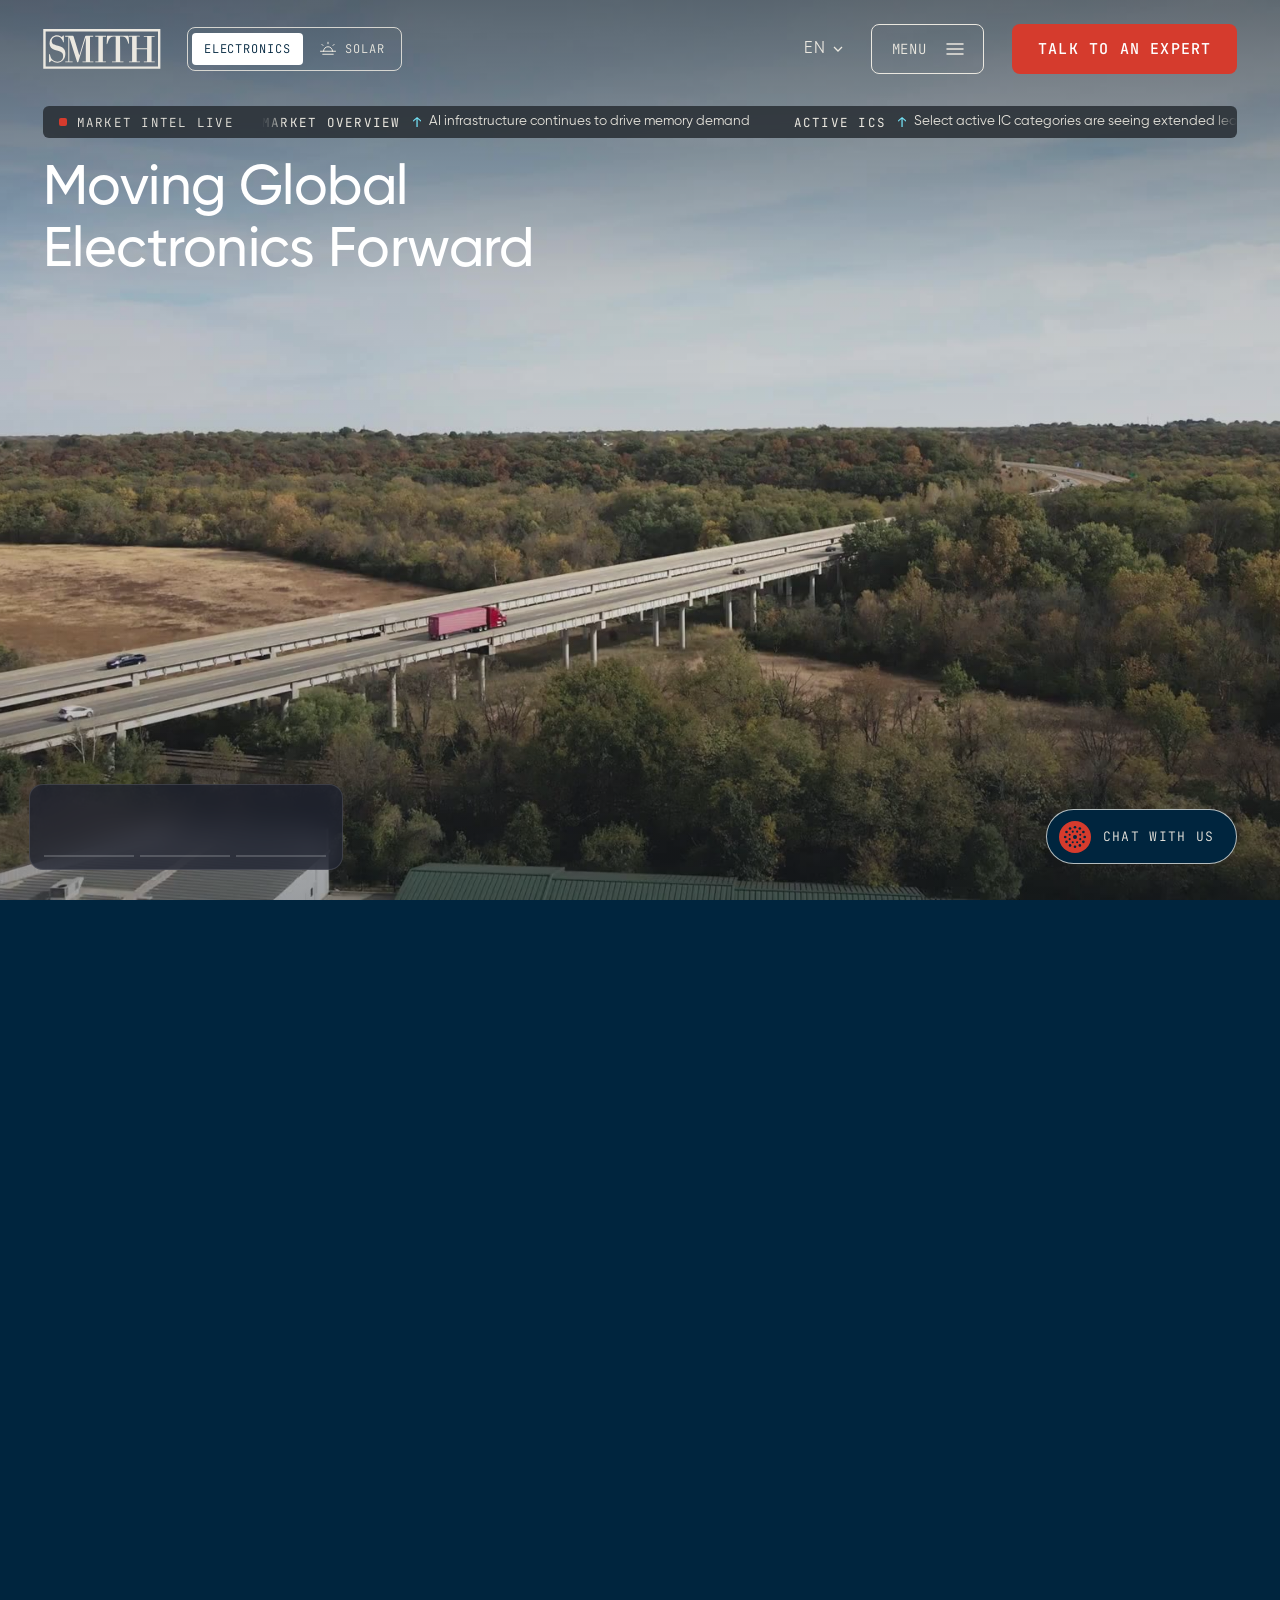
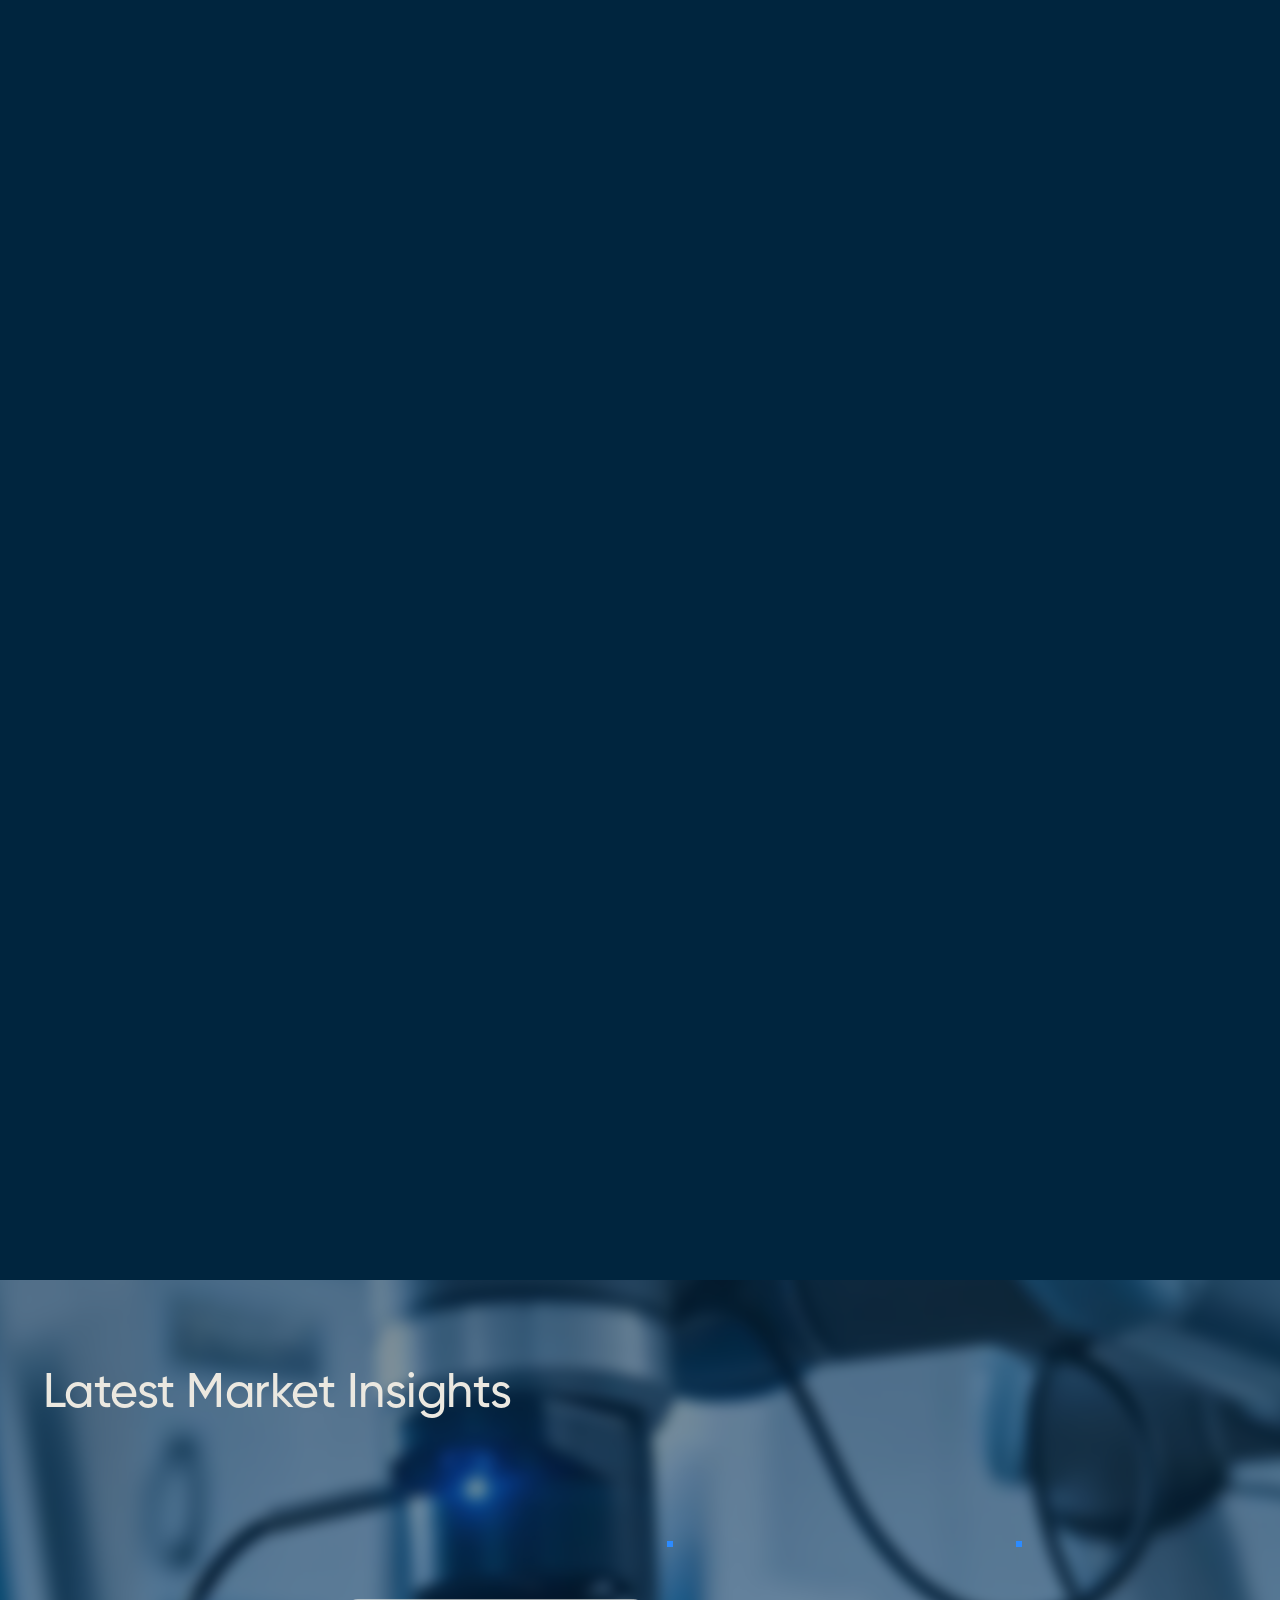
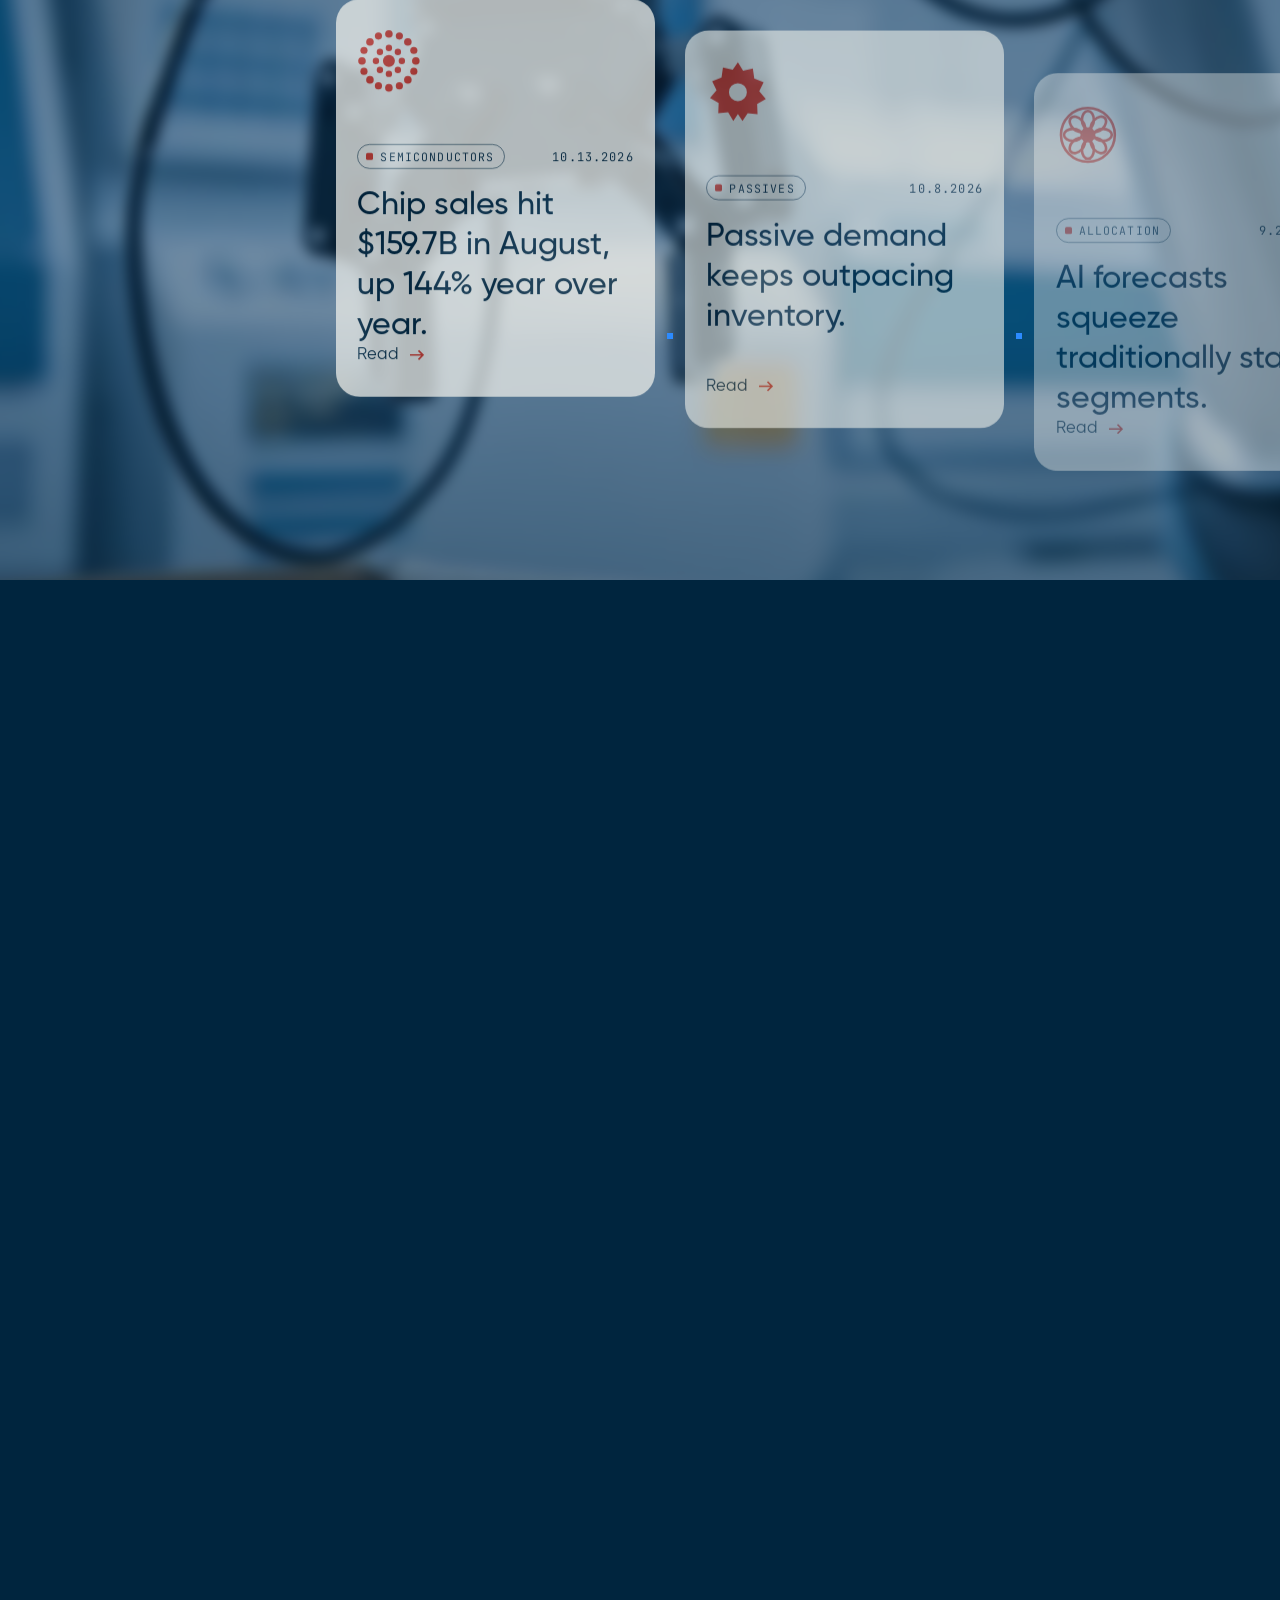
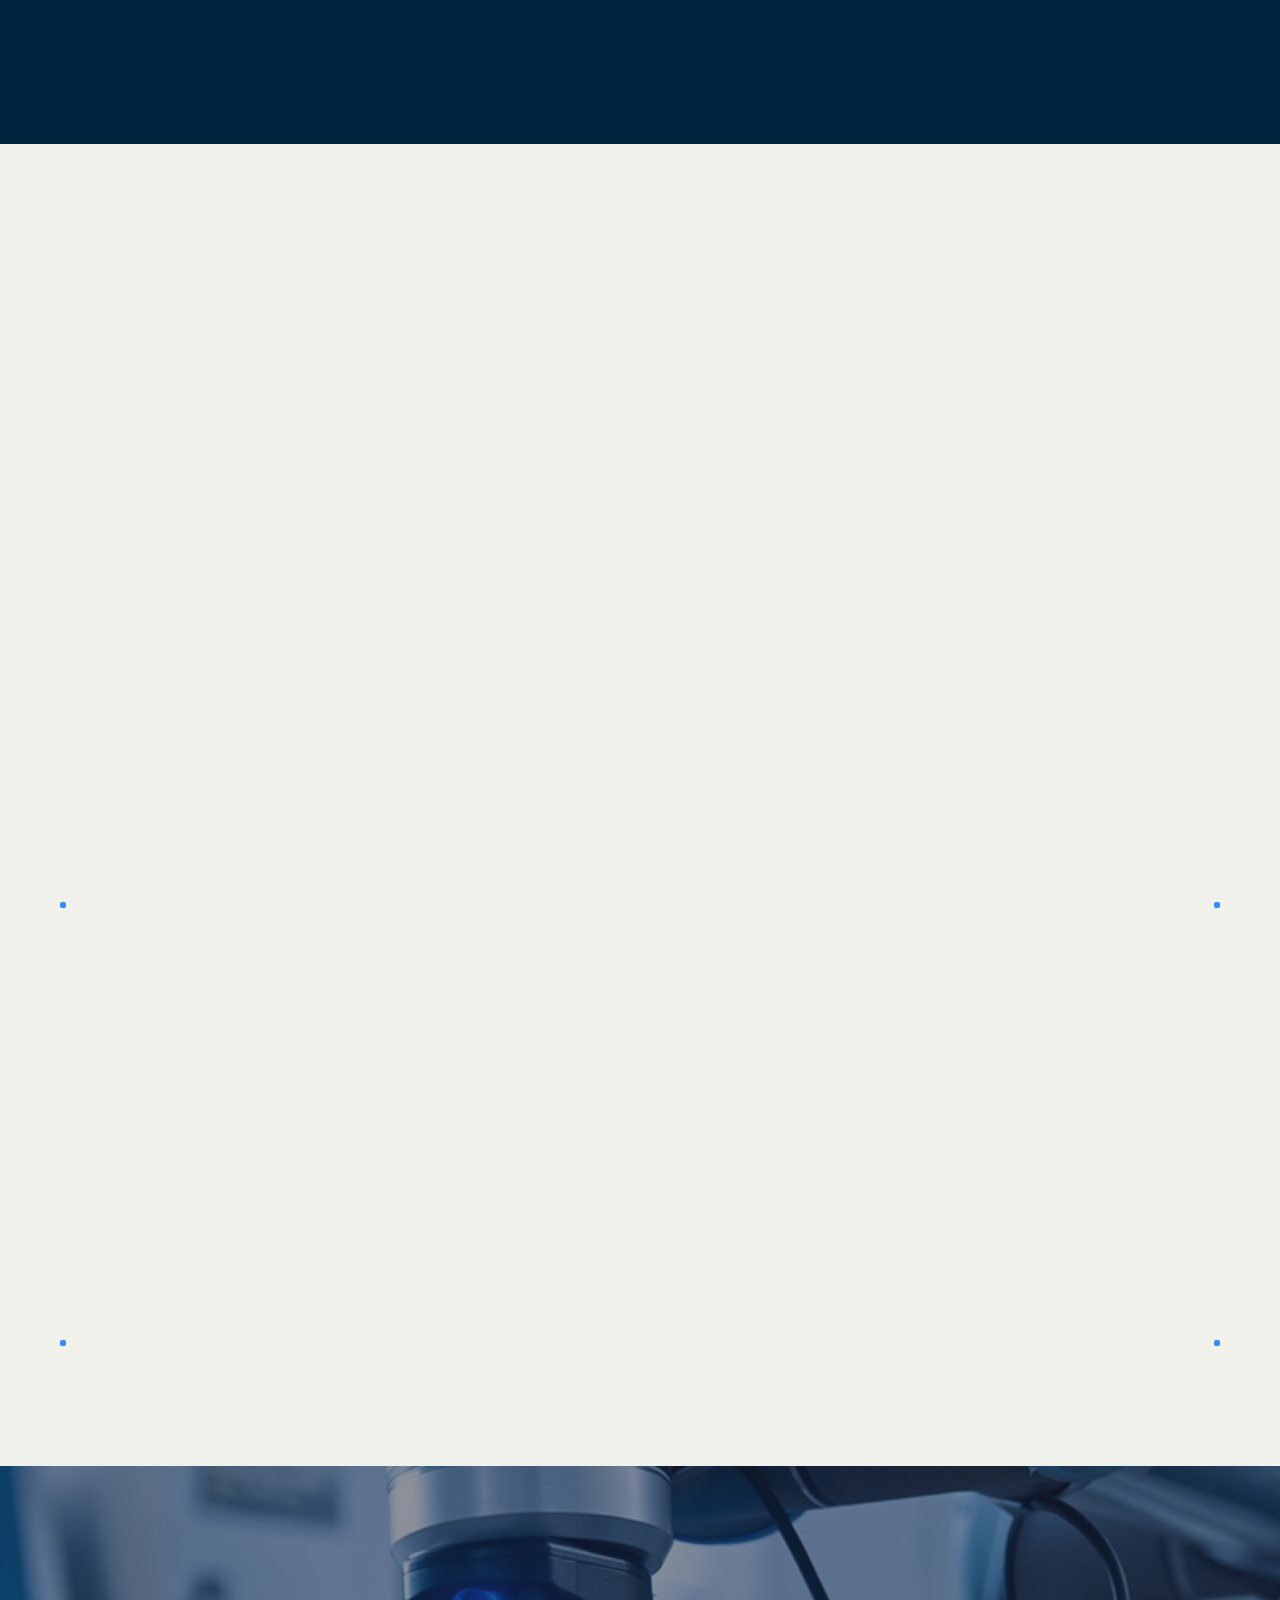
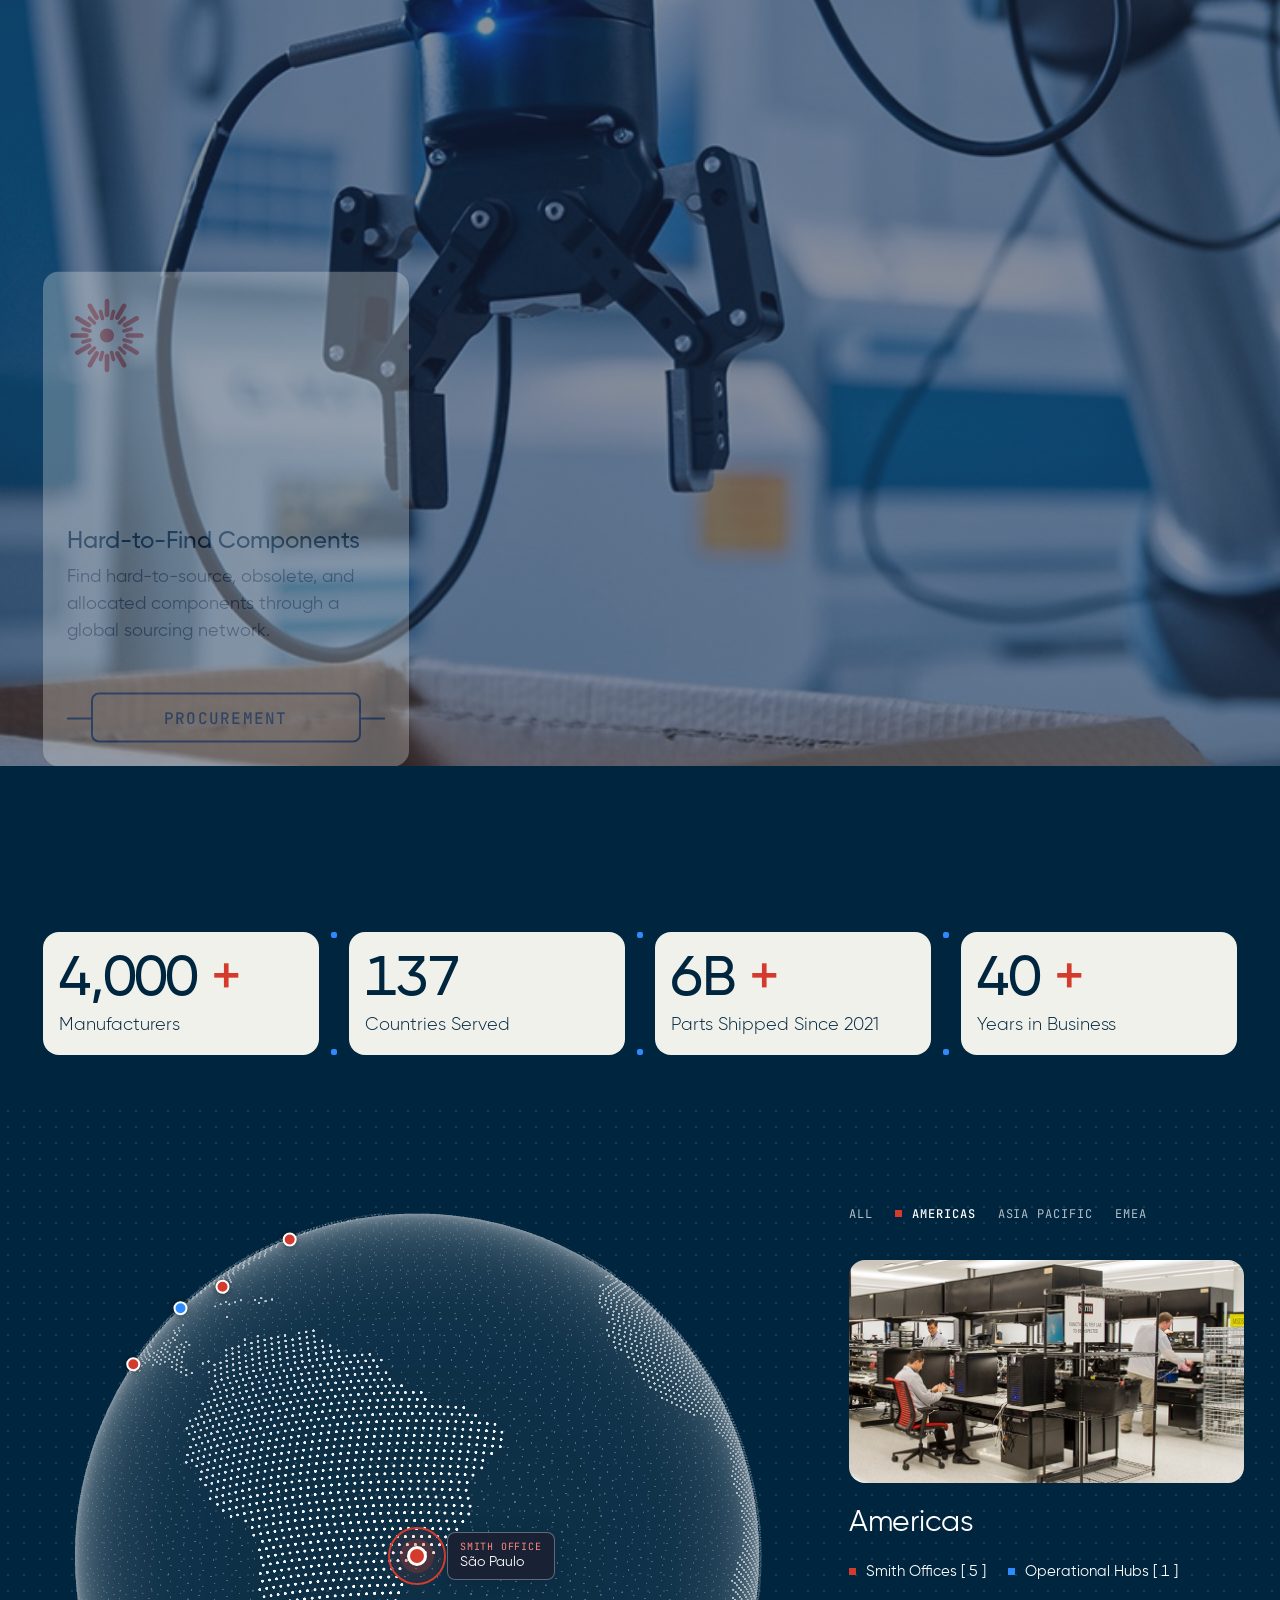
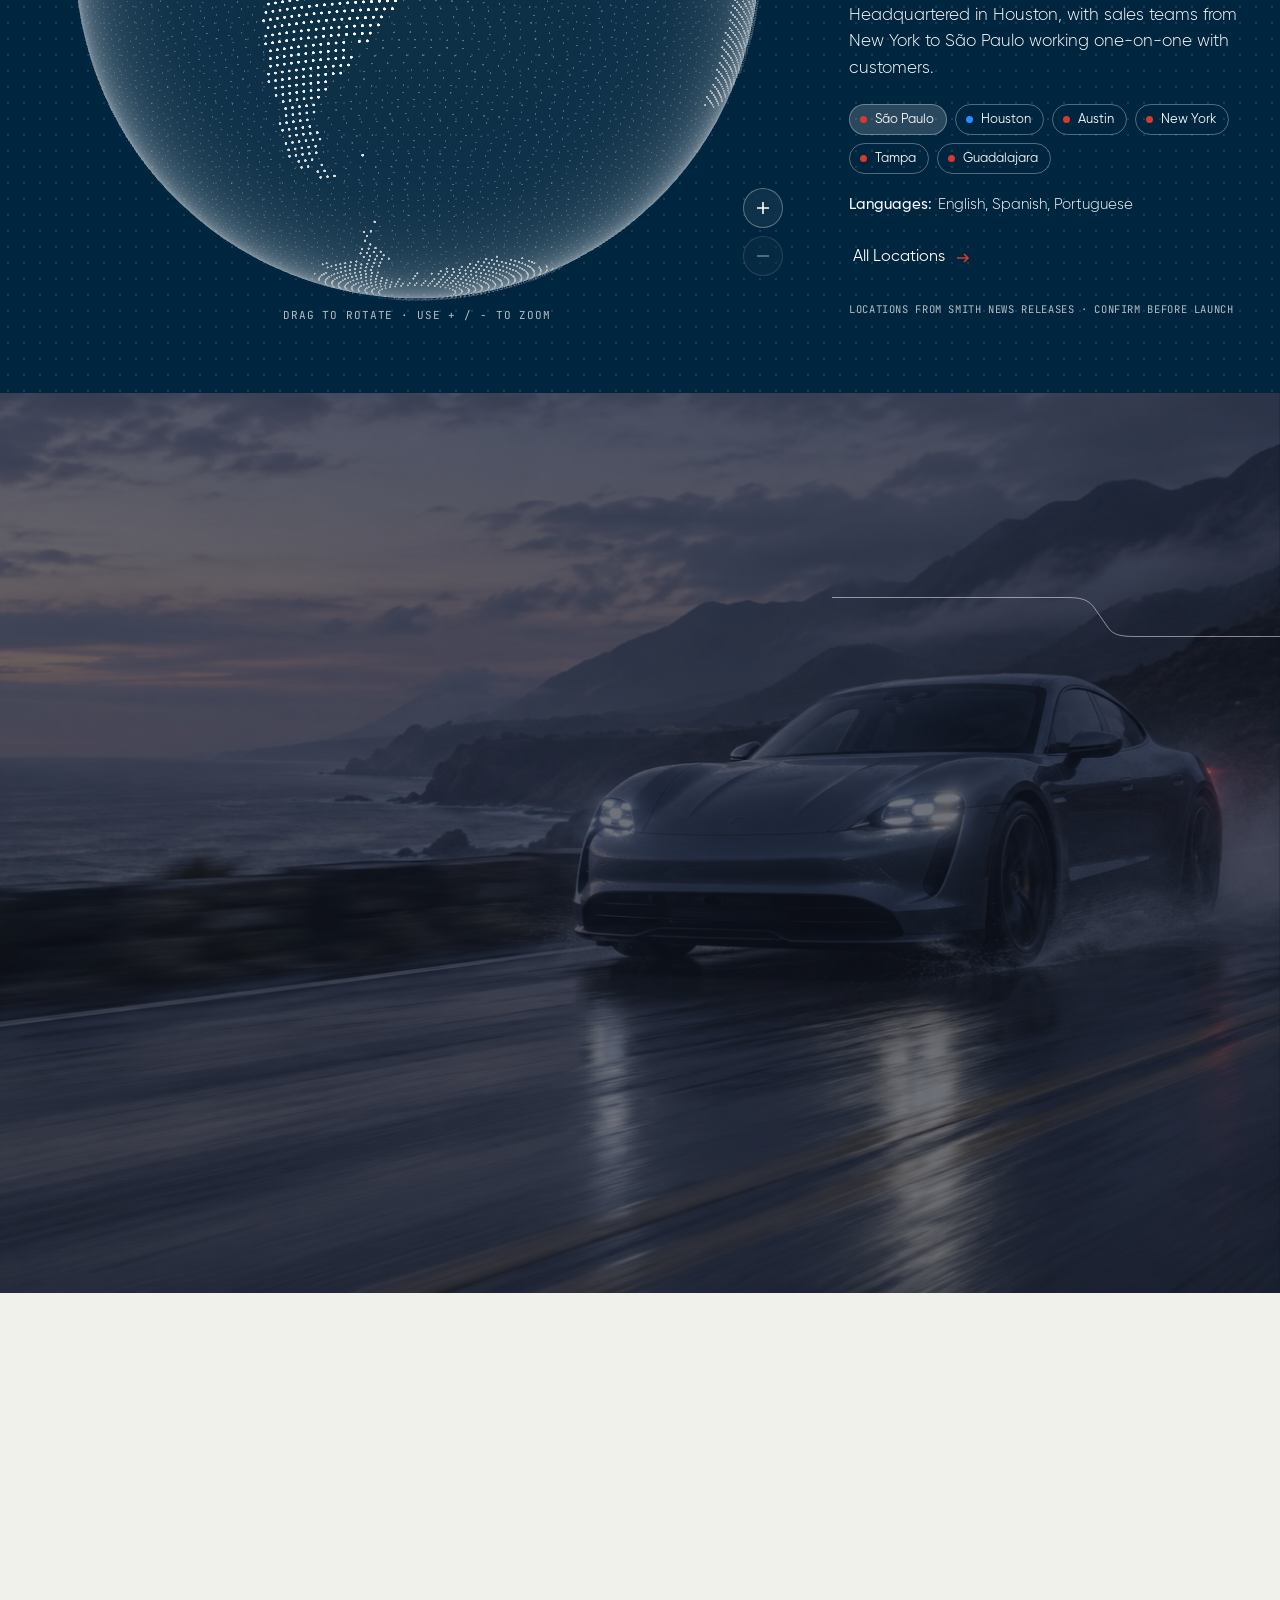
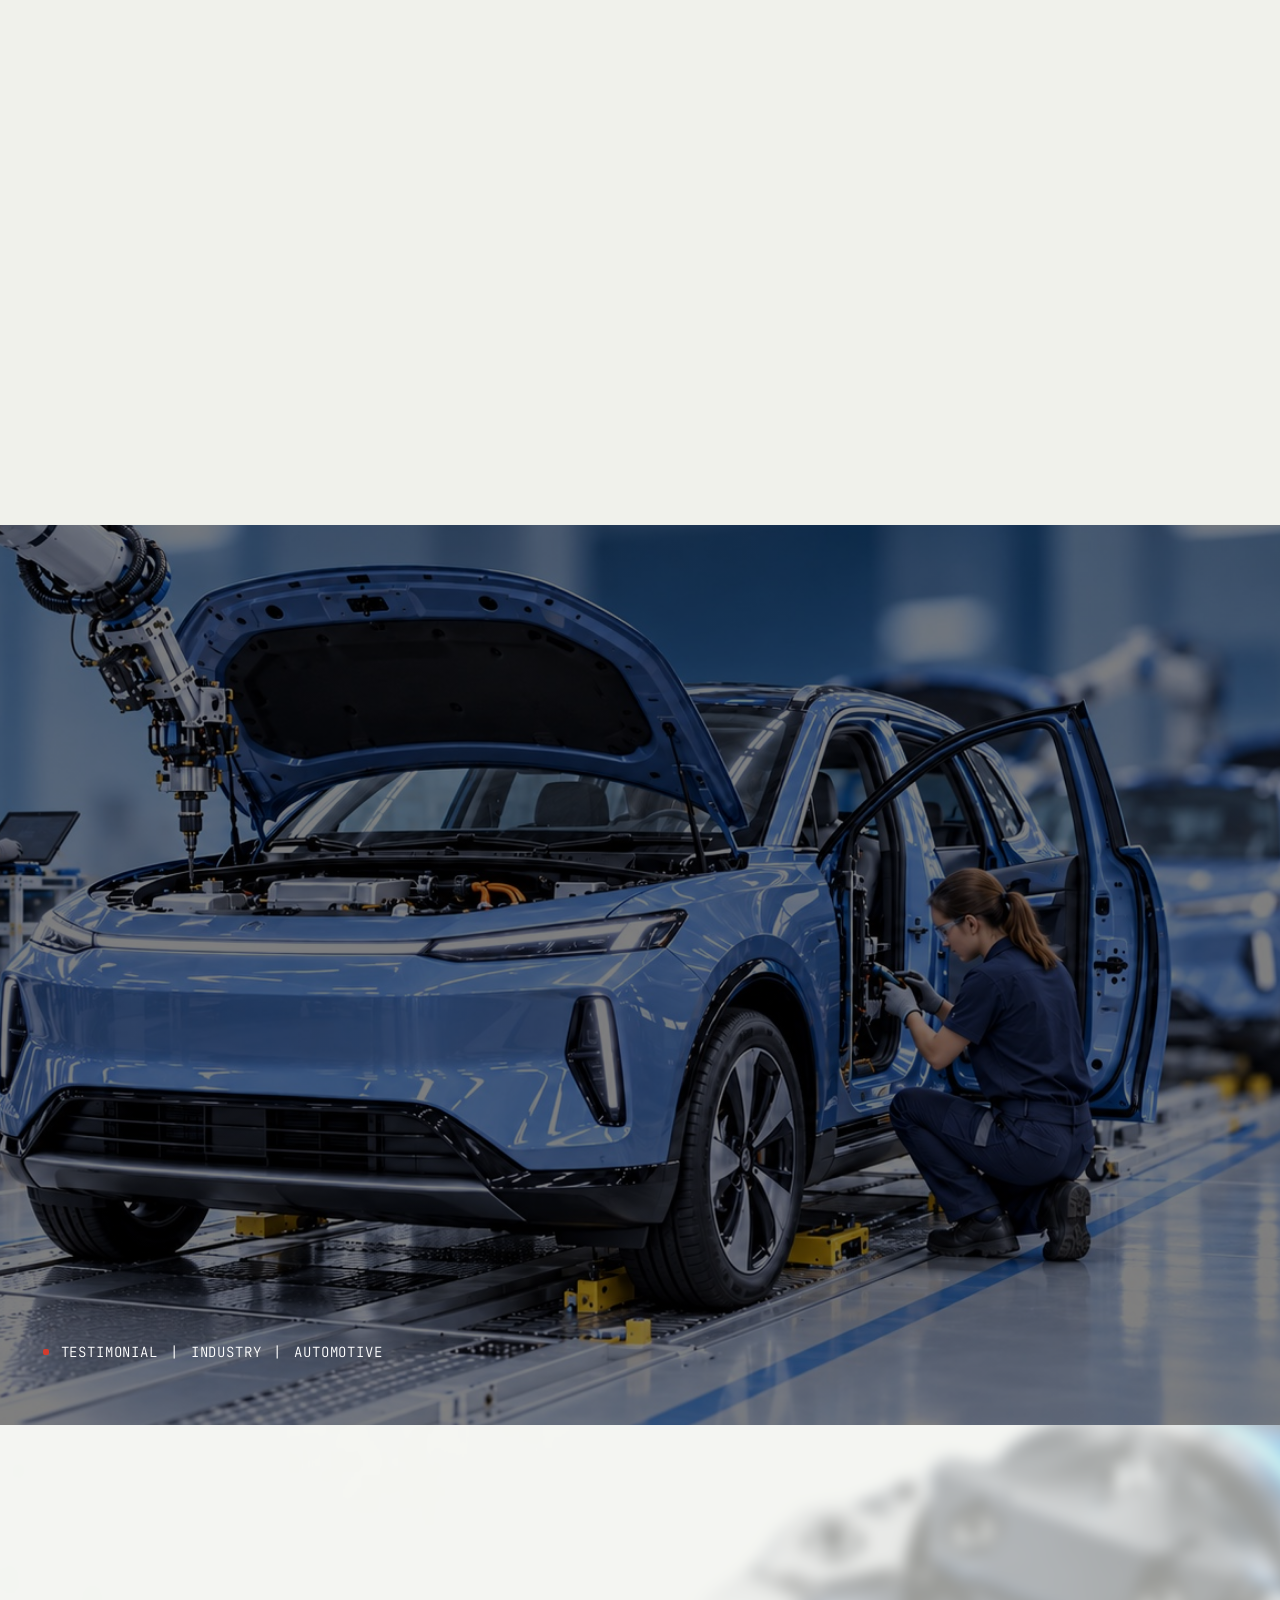
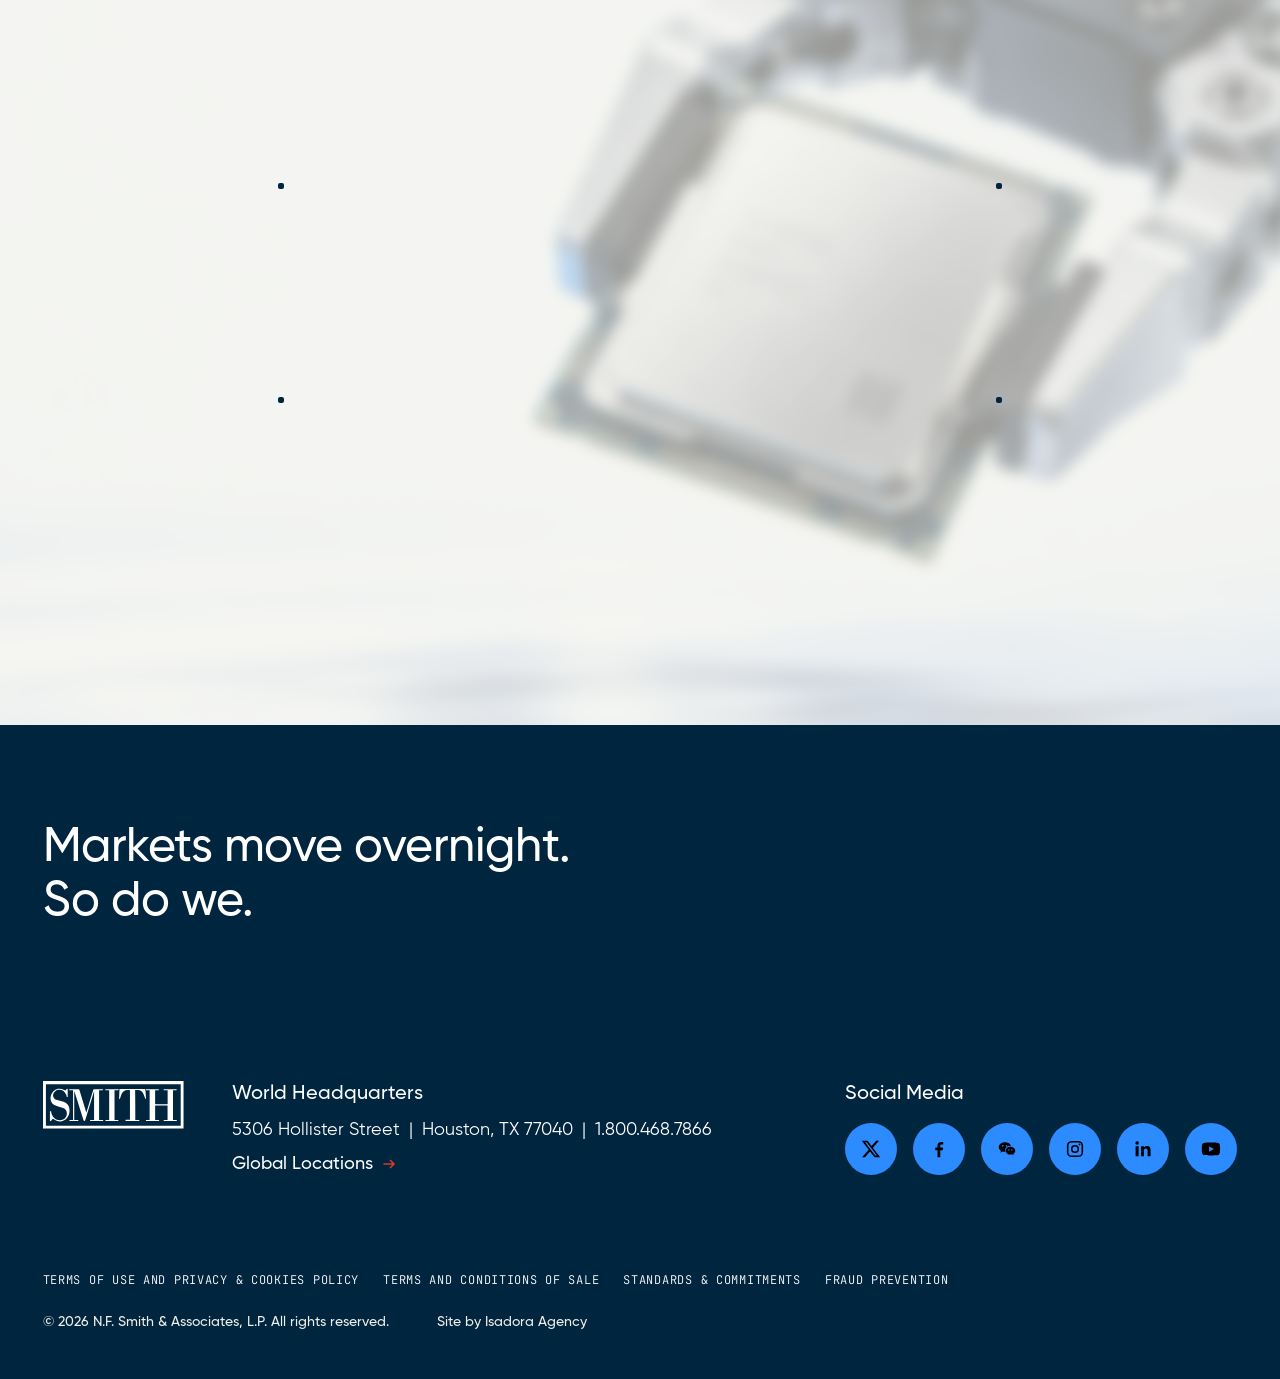
<file: index.html>
<!doctype html>
<html lang="en">
<head>
  <meta charset="utf-8" />
  <meta name="robots" content="noindex, nofollow" />
  <meta name="viewport" content="width=device-width, initial-scale=1" />
  <title>Smith — Moving Global Electronics Forward</title>

  <link rel="preconnect" href="https://fonts.googleapis.com" />
  <link rel="preconnect" href="https://fonts.gstatic.com" crossorigin />
  <link href="https://fonts.googleapis.com/css2?family=JetBrains+Mono:wght@400;500&display=swap" rel="stylesheet" />
  <link rel="preload" href="assets/fonts/Gilroy-Regular.woff2" as="font" type="font/woff2" crossorigin />
  <link rel="preload" href="assets/fonts/Gilroy-Medium.woff2" as="font" type="font/woff2" crossorigin />

  <link rel="stylesheet" href="vendor/lenis.css" />
  <link rel="stylesheet" href="css/style.css?v=53" />
</head>
<body>

  <!-- shared icon sprite -->
  <svg width="0" height="0" style="position:absolute" aria-hidden="true">
    <symbol id="i-arrow" viewBox="0 0 16 16"><path d="M2.5 8h10.5M9 4l4 4-4 4" fill="none" stroke="currentColor" stroke-width="1.6"/></symbol>
    <symbol id="i-mark" viewBox="0 0 24 24" fill="currentColor"><circle cx="12" cy="2.2" r="1.3"/><circle cx="16.85" cy="3.5" r="1.3"/><circle cx="20.4" cy="7.05" r="1.3"/><circle cx="21.7" cy="12" r="1.3"/><circle cx="20.4" cy="16.85" r="1.3"/><circle cx="16.85" cy="20.4" r="1.3"/><circle cx="12" cy="21.7" r="1.3"/><circle cx="7.05" cy="20.4" r="1.3"/><circle cx="3.5" cy="16.85" r="1.3"/><circle cx="2.2" cy="12" r="1.3"/><circle cx="3.5" cy="7.05" r="1.3"/><circle cx="7.05" cy="3.5" r="1.3"/><circle cx="14.15" cy="6.65" r="1.05"/><circle cx="17.25" cy="9.75" r="1.05"/><circle cx="17.25" cy="14.15" r="1.05"/><circle cx="14.15" cy="17.25" r="1.05"/><circle cx="9.75" cy="17.25" r="1.05"/><circle cx="6.65" cy="14.15" r="1.05"/><circle cx="6.65" cy="9.75" r="1.05"/><circle cx="9.75" cy="6.65" r="1.05"/><circle cx="12" cy="12" r="2"/></symbol>
    <symbol id="i-chart" viewBox="0 0 24 24"><path d="M21 21H6.2c-1.1 0-1.7 0-2.1-.2a2 2 0 0 1-.9-.9C3 19.5 3 18.9 3 17.8V3m18 4-5.4 5.4c-.2.2-.3.3-.4.3h-.4c-.1 0-.2-.1-.4-.3l-1.9-1.9c-.2-.2-.3-.3-.4-.3h-.4c-.1 0-.2.1-.4.3L7 15m14-8h-4m4 0v4" fill="none" stroke="currentColor" stroke-width="2" stroke-linecap="round" stroke-linejoin="round"/></symbol>
  </svg>

  <!-- =====================================================
       HEADER — fixed nav (Nav Bar AA) + live market ticker
       ===================================================== -->
  <header class="header">
    <div class="nav">
      <div class="nav__brand">
        <a href="#" class="logo" aria-label="Smith home"><img src="assets/img/logo.svg" alt="Smith" width="120" height="41" /></a>
        <nav class="switch" aria-label="Business unit">
          <a class="switch__btn is-active" href="./" aria-current="page">Electronics</a>
          <a class="switch__btn" href="https://isadoraagency.github.io/smith-solar/" data-site-switch>
            <!-- sun icon, from the Smith Solar nav toggle -->
            <svg class="switch__icon" width="18" height="18" viewBox="0 0 18 18" fill="none" aria-hidden="true"><path d="M9 2.25V3.75M3.98559 5.48559L2.92493 4.42493M14.0143 5.48559L15.075 4.42493M4.5 11.25C4.5 8.76472 6.51472 6.75 9 6.75C11.4853 6.75 13.5 8.76472 13.5 11.25M4.5 11.25H13.5M4.5 11.25H1.5M13.5 11.25H16.5M14.25 14.25H3.75" stroke="currentColor" stroke-linecap="round" stroke-linejoin="round"/></svg>
            Solar
          </a>
        </nav>
      </div>

      <div class="nav__right">
        <button type="button" class="nav__lang">EN <svg width="10" height="6" viewBox="0 0 10 6" fill="none" stroke="currentColor" stroke-width="1.3" aria-hidden="true"><path d="m1 1 4 4 4-4"/></svg></button>
        <button type="button" class="menu-btn" id="menuBtn" aria-expanded="false" aria-controls="siteMenu"><span class="menu-btn__label">Menu</span><svg class="menu-btn__open" width="24" height="24" viewBox="0 0 24 24" fill="none" stroke="currentColor" stroke-width="1.5" stroke-linecap="round" aria-hidden="true"><path d="M4 7h16M4 12h16M4 17h16"/></svg><svg class="menu-btn__close" width="24" height="24" viewBox="0 0 24 24" fill="none" stroke="currentColor" stroke-width="1.6" stroke-linecap="round" aria-hidden="true"><path d="M6 6l12 12M18 6 6 18"/></svg></button>
        <a href="#contact" class="cta">Talk to an Expert</a>
      </div>
    </div>

    <div class="ticker" id="ticker">
      <p class="ticker__live"><i></i>Market Intel Live</p>
      <div class="ticker__viewport">
        <ul class="ticker__track">
          <li><b>Market Overview</b><span class="up">↑</span>AI infrastructure continues to drive memory demand</li>
          <li><b>Active ICs</b><span class="up">↑</span>Select active IC categories are seeing extended lead times</li>
          <li><b>Passives</b><span class="up">↑</span>Pricing pressure increases across MLCCs and resistors</li>
          <li><b>Commodities</b><span class="up">↑</span>Nearline HDD demand centers on 20TB and 24TB drives</li>
          <li><b>Geopolitics</b><span class="up">↑</span>Export-control changes reshaping where high-performance parts can ship</li>
        </ul>
        <!-- a copy of the list is appended by JS for a seamless loop -->
      </div>
    </div>
    <!-- full-screen menu (sm-nav-desktop v2, state=open) — js/nav-menu.js -->
    <div class="site-menu" id="siteMenu" role="dialog" aria-modal="true" aria-label="Menu" hidden data-lenis-prevent>
      <div class="site-menu__inner">
        <ul class="site-menu__primary" aria-label="Menu">
            <li><button type="button" class="site-menu__item" data-panel="services" aria-controls="panel-services">Services<svg class="site-menu__arrow" viewBox="0 0 20 20" aria-hidden="true"><path d="M4 10h12M11 5l5 5-5 5"/></svg></button></li>
            <li><a href="#" class="site-menu__item">Products<svg class="site-menu__arrow" viewBox="0 0 20 20" aria-hidden="true"><path d="M4 10h12M11 5l5 5-5 5"/></svg></a></li>
            <li><button type="button" class="site-menu__item" data-panel="industries" aria-controls="panel-industries">Industries<svg class="site-menu__arrow" viewBox="0 0 20 20" aria-hidden="true"><path d="M4 10h12M11 5l5 5-5 5"/></svg></button></li>
            <li><a href="#" class="site-menu__item">Quality<svg class="site-menu__arrow" viewBox="0 0 20 20" aria-hidden="true"><path d="M4 10h12M11 5l5 5-5 5"/></svg></a></li>
            <li><a href="#" class="site-menu__item">Market Intelligence<svg class="site-menu__arrow" viewBox="0 0 20 20" aria-hidden="true"><path d="M4 10h12M11 5l5 5-5 5"/></svg></a></li>
            <li><button type="button" class="site-menu__item" data-panel="company" aria-controls="panel-company">Company<svg class="site-menu__arrow" viewBox="0 0 20 20" aria-hidden="true"><path d="M4 10h12M11 5l5 5-5 5"/></svg></button></li>
            <li class="site-menu__login-row"><a href="#" class="site-menu__login"><svg class="site-menu__user" viewBox="0 0 24 24" fill="none" stroke="currentColor" stroke-width="1.3" aria-hidden="true"><circle cx="12" cy="8" r="4.2"/><path d="M4 21c.8-4.2 4-6.5 8-6.5s7.2 2.3 8 6.5"/></svg><span>Log in</span></a></li>
        </ul>
        <div class="site-menu__panels">
          <div class="site-menu__panel" id="panel-services" data-panel="services" hidden>
            <p class="site-menu__title">Services</p>
            <ul><li><a href="services/procurement-v3/">Procurement<svg class="site-menu__arrow" viewBox="0 0 20 20" aria-hidden="true"><path d="M4 10h12M11 5l5 5-5 5"/></svg></a></li><li><a href="#">Supply Chain<svg class="site-menu__arrow" viewBox="0 0 20 20" aria-hidden="true"><path d="M4 10h12M11 5l5 5-5 5"/></svg></a></li><li><a href="#">Operational Capabilities<svg class="site-menu__arrow" viewBox="0 0 20 20" aria-hidden="true"><path d="M4 10h12M11 5l5 5-5 5"/></svg></a></li></ul>
          </div>
          <div class="site-menu__panel site-menu__panel--cols" id="panel-industries" data-panel="industries" hidden>
            <p class="site-menu__title">Industries</p>
            <ul><li><a href="industries/aerospace-defense/">Aerospace &amp; Defense<svg class="site-menu__arrow" viewBox="0 0 20 20" aria-hidden="true"><path d="M4 10h12M11 5l5 5-5 5"/></svg></a></li><li><a href="#">Automation<svg class="site-menu__arrow" viewBox="0 0 20 20" aria-hidden="true"><path d="M4 10h12M11 5l5 5-5 5"/></svg></a></li><li><a href="#">Automotive<svg class="site-menu__arrow" viewBox="0 0 20 20" aria-hidden="true"><path d="M4 10h12M11 5l5 5-5 5"/></svg></a></li><li><a href="#">Computing<svg class="site-menu__arrow" viewBox="0 0 20 20" aria-hidden="true"><path d="M4 10h12M11 5l5 5-5 5"/></svg></a></li><li><a href="#">Consumer Electronics<svg class="site-menu__arrow" viewBox="0 0 20 20" aria-hidden="true"><path d="M4 10h12M11 5l5 5-5 5"/></svg></a></li><li><a href="#">Data Centers<svg class="site-menu__arrow" viewBox="0 0 20 20" aria-hidden="true"><path d="M4 10h12M11 5l5 5-5 5"/></svg></a></li><li><a href="#">E-Commerce<svg class="site-menu__arrow" viewBox="0 0 20 20" aria-hidden="true"><path d="M4 10h12M11 5l5 5-5 5"/></svg></a></li><li><a href="#">Education<svg class="site-menu__arrow" viewBox="0 0 20 20" aria-hidden="true"><path d="M4 10h12M11 5l5 5-5 5"/></svg></a></li><li><a href="#">Gaming<svg class="site-menu__arrow" viewBox="0 0 20 20" aria-hidden="true"><path d="M4 10h12M11 5l5 5-5 5"/></svg></a></li><li><a href="#">IoT<svg class="site-menu__arrow" viewBox="0 0 20 20" aria-hidden="true"><path d="M4 10h12M11 5l5 5-5 5"/></svg></a></li><li><a href="#">Medical<svg class="site-menu__arrow" viewBox="0 0 20 20" aria-hidden="true"><path d="M4 10h12M11 5l5 5-5 5"/></svg></a></li><li><a href="#">Oil &amp; Gas<svg class="site-menu__arrow" viewBox="0 0 20 20" aria-hidden="true"><path d="M4 10h12M11 5l5 5-5 5"/></svg></a></li></ul>
          </div>
          <div class="site-menu__panel site-menu__panel--groups" id="panel-company" data-panel="company" hidden>
            <p class="site-menu__title">Company</p>
            <div class="site-menu__groups">
              <div class="site-menu__group"><p class="site-menu__group-title">About Us</p><ul><li><a href="company/about/">Smith Advantage<svg class="site-menu__arrow" viewBox="0 0 20 20" aria-hidden="true"><path d="M4 10h12M11 5l5 5-5 5"/></svg></a></li><li><a href="#">Leadership<svg class="site-menu__arrow" viewBox="0 0 20 20" aria-hidden="true"><path d="M4 10h12M11 5l5 5-5 5"/></svg></a></li><li><a href="#">Locations<svg class="site-menu__arrow" viewBox="0 0 20 20" aria-hidden="true"><path d="M4 10h12M11 5l5 5-5 5"/></svg></a></li><li><a href="#">Careers<svg class="site-menu__arrow" viewBox="0 0 20 20" aria-hidden="true"><path d="M4 10h12M11 5l5 5-5 5"/></svg></a></li><li><a href="#">Newsroom<svg class="site-menu__arrow" viewBox="0 0 20 20" aria-hidden="true"><path d="M4 10h12M11 5l5 5-5 5"/></svg></a></li></ul></div>
              <div class="site-menu__group"><p class="site-menu__group-title">Our Values</p><ul><li><a href="#">Corporate Social Responsibility<svg class="site-menu__arrow" viewBox="0 0 20 20" aria-hidden="true"><path d="M4 10h12M11 5l5 5-5 5"/></svg></a></li><li><a href="#">Sustainability<svg class="site-menu__arrow" viewBox="0 0 20 20" aria-hidden="true"><path d="M4 10h12M11 5l5 5-5 5"/></svg></a></li><li><a href="#">Structure &amp; Finance<svg class="site-menu__arrow" viewBox="0 0 20 20" aria-hidden="true"><path d="M4 10h12M11 5l5 5-5 5"/></svg></a></li></ul></div>
            </div>
          </div>
        </div>
      </div>
    </div>
  </header>

  <main>

    <!-- =====================================================
         SECTION 1 + 2 — one pinned "stage"  (colleague's prototype)
         Hero video plays full-screen, then shrinks into the
         big circle while the lines, bubbles and statement
         animate in on the navy background.
         ===================================================== -->
    <section class="stage" id="stage">

      <div class="flow" id="flow" aria-hidden="true">
        <svg class="flow__lines" viewBox="0 0 1440 560" preserveAspectRatio="xMidYMid meet">
          <path class="line" d="M-100 367 H320 C375 367 382 211 460 211 H1640" />
          <path class="line" d="M-100 367 H160 C215 367 218 463 282 463 H650 C712 463 704 367 768 367 H1640" />
          <!-- static markers on the lines (all one size), like the about-section example -->
          <g class="markers">
            <circle class="marker marker--white" cx="90"   cy="367" r="17" />
            <g transform="translate(930 211) rotate(45)"><rect class="marker marker--blue" x="-12" y="-12" width="24" height="24" /></g>
            <circle class="marker marker--red"   cx="1375" cy="211" r="17" />
            <g transform="translate(430 463) rotate(45)"><rect class="marker marker--grey" x="-12" y="-12" width="24" height="24" /></g>
            <circle class="marker marker--red"   cx="900"  cy="367" r="17" />
            <g transform="translate(1290 367) rotate(45)"><rect class="marker marker--blue" x="-12" y="-12" width="24" height="24" /></g>
          </g>
        </svg>

        <span class="flow__slot" id="heroSlot"></span>

        <div class="bubble bubble--dock">
          <video src="assets/dock.mp4?v=2" poster="assets/dock-poster.jpg?v=2" muted loop playsinline preload="metadata"></video>
        </div>
        <div class="bubble bubble--lab">
          <video src="assets/lab.mp4" poster="assets/lab-poster.jpg" muted loop playsinline preload="metadata"></video>
        </div>
      </div>

      <div class="stage__media" id="heroMedia">
        <video id="heroVideo" src="assets/hero.mp4" poster="assets/hero-poster.jpg"
               autoplay muted loop playsinline preload="auto"></video>
        <div class="stage__shade" id="heroShade"></div>
      </div>

      <div class="hero" id="hero">
        <h1 class="hero__title">Moving Global<br />Electronics Forward</h1>
        <!-- sm-hero__smiths-news: three headlines rotate every 5s, red bars track progress; hover pauses -->
        <a href="#" class="news" aria-label="Smith news: Smith will exhibit at electronica Munich 2026, Hall B5, Stand 341. Our commitment to move towards a more sustainable era. New report: power semiconductor supply remains tight.">
          <span class="news__rot" aria-hidden="true">
            <span class="news__item"><i></i><span>Smith will exhibit at electronica Munich 2026, Hall B5, Stand&nbsp;341</span></span>
            <span class="news__item"><i></i><span>Our commitment to move towards a more sustainable era.</span></span>
            <span class="news__item"><i></i><span>New report: Power semiconductor supply remains tight.</span></span>
          </span>
          <span class="news__bar" aria-hidden="true"><i></i><i></i><i></i></span>
        </a>
      </div>

      <!-- words from data-muted-from onward end in beige, like the Figma -->
      <p class="statement" id="statement" data-muted-from="testing">
        Smith combines market insight, global sourcing, and independent quality testing to help supply chains act with confidence.
      </p>
    </section>

    <!-- =====================================================
         SECTION 3 — Latest Market Insights  (colleague's prototype)
         ===================================================== -->
    <section class="insights" id="insights">
      <div class="insights__bg" aria-hidden="true"></div>
      <h2 class="insights__title">Latest Market Insights</h2>

      <div class="insights__rail">
        <div class="track" id="track">

          <a href="#insight" class="card" data-modal-open="insightModal" aria-haspopup="dialog">
            <svg class="card__icon" viewBox="0 0 64 64" fill="currentColor" aria-hidden="true">
              <circle cx="32" cy="32" r="6"/>
              <circle cx="32" cy="19" r="3.2"/><circle cx="32" cy="45" r="3.2"/><circle cx="19" cy="32" r="3.2"/><circle cx="45" cy="32" r="3.2"/>
              <circle cx="23" cy="23" r="3.2"/><circle cx="41" cy="23" r="3.2"/><circle cx="23" cy="41" r="3.2"/><circle cx="41" cy="41" r="3.2"/>
              <circle cx="32" cy="5" r="3.8"/><circle cx="32" cy="59" r="3.8"/><circle cx="5" cy="32" r="3.8"/><circle cx="59" cy="32" r="3.8"/>
              <circle cx="13" cy="13" r="3.8"/><circle cx="51" cy="13" r="3.8"/><circle cx="13" cy="51" r="3.8"/><circle cx="51" cy="51" r="3.8"/>
              <circle cx="21.5" cy="7" r="3.6"/><circle cx="42.5" cy="7" r="3.6"/><circle cx="21.5" cy="57" r="3.6"/><circle cx="42.5" cy="57" r="3.6"/>
              <circle cx="7" cy="21.5" r="3.6"/><circle cx="7" cy="42.5" r="3.6"/><circle cx="57" cy="21.5" r="3.6"/><circle cx="57" cy="42.5" r="3.6"/>
            </svg>
            <div class="card__meta"><span class="tag"><i></i>Semiconductors</span><time>10.13.2026</time></div>
            <h3>Chip sales hit $159.7B in August, up 144% year over year.</h3>
            <span class="card__read">Read <svg width="16" height="12" viewBox="0 0 16 12" fill="none" stroke="currentColor" stroke-width="1.6"><path d="M1 6h13M9.5 1.5 14 6l-4.5 4.5"/></svg></span>
          </a>

          <span class="sep" aria-hidden="true"><i></i><i></i></span>

          <a href="#" class="card">
            <svg class="card__icon" viewBox="0 0 64 64" aria-hidden="true">
              <path fill="currentColor" fill-rule="evenodd" d="M32 2l5.2 8.6 9.8-2.4 1.4 10 9.4 3.8-4.4 9.1 6.6 7.6-8.7 5.2.4 10.1-9.9-.9L36.6 61 32 53.9 27.4 61l-5.2-8.9-9.9.9.4-10.1L4 37.7l6.6-7.6L6.2 21l9.4-3.8 1.4-10 9.8 2.4zM32 23a9 9 0 1 0 0 18 9 9 0 0 0 0-18z"/>
            </svg>
            <div class="card__meta"><span class="tag"><i></i>Passives</span><time>10.8.2026</time></div>
            <h3>Passive demand keeps outpacing inventory.</h3>
            <span class="card__read">Read <svg width="16" height="12" viewBox="0 0 16 12" fill="none" stroke="currentColor" stroke-width="1.6"><path d="M1 6h13M9.5 1.5 14 6l-4.5 4.5"/></svg></span>
          </a>

          <span class="sep" aria-hidden="true"><i></i><i></i></span>

          <a href="#" class="card">
            <svg class="card__icon" viewBox="0 0 64 64" fill="none" stroke="currentColor" stroke-width="2.6" aria-hidden="true">
              <circle cx="32" cy="32" r="27"/>
              <circle cx="32" cy="32" r="6" fill="currentColor" stroke="none"/>
              <ellipse cx="32" cy="17" rx="6" ry="9"/><ellipse cx="32" cy="47" rx="6" ry="9"/>
              <ellipse cx="17" cy="32" rx="9" ry="6"/><ellipse cx="47" cy="32" rx="9" ry="6"/>
              <ellipse cx="21.4" cy="21.4" rx="6" ry="9" transform="rotate(-45 21.4 21.4)"/><ellipse cx="42.6" cy="42.6" rx="6" ry="9" transform="rotate(-45 42.6 42.6)"/>
              <ellipse cx="42.6" cy="21.4" rx="6" ry="9" transform="rotate(45 42.6 21.4)"/><ellipse cx="21.4" cy="42.6" rx="6" ry="9" transform="rotate(45 21.4 42.6)"/>
            </svg>
            <div class="card__meta"><span class="tag"><i></i>Allocation</span><time>9.29.2026</time></div>
            <h3>AI forecasts squeeze traditionally stable segments.</h3>
            <span class="card__read">Read <svg width="16" height="12" viewBox="0 0 16 12" fill="none" stroke="currentColor" stroke-width="1.6"><path d="M1 6h13M9.5 1.5 14 6l-4.5 4.5"/></svg></span>
          </a>

          <span class="sep" aria-hidden="true"><i></i><i></i></span>

          <a href="#" class="card">
            <svg class="card__icon" viewBox="0 0 64 64" aria-hidden="true">
              <g stroke="currentColor" stroke-width="3.4" stroke-linecap="round">
                <line x1="32" y1="4" x2="32" y2="16"/><line x1="32" y1="48" x2="32" y2="60"/>
                <line x1="4" y1="32" x2="16" y2="32"/><line x1="48" y1="32" x2="60" y2="32"/>
                <line x1="12.2" y1="12.2" x2="20.7" y2="20.7"/><line x1="43.3" y1="43.3" x2="51.8" y2="51.8"/>
                <line x1="12.2" y1="51.8" x2="20.7" y2="43.3"/><line x1="43.3" y1="20.7" x2="51.8" y2="12.2"/>
                <line x1="21.3" y1="6.2" x2="24.3" y2="13.5"/><line x1="39.7" y1="50.5" x2="42.7" y2="57.8"/>
                <line x1="6.2" y1="42.7" x2="13.5" y2="39.7"/><line x1="50.5" y1="24.3" x2="57.8" y2="21.3"/>
                <line x1="42.7" y1="6.2" x2="39.7" y2="13.5"/><line x1="24.3" y1="50.5" x2="21.3" y2="57.8"/>
                <line x1="6.2" y1="21.3" x2="13.5" y2="24.3"/><line x1="50.5" y1="39.7" x2="57.8" y2="42.7"/>
              </g>
              <circle cx="32" cy="32" r="6.5" fill="currentColor"/>
            </svg>
            <div class="card__meta"><span class="tag"><i></i>Networking</span><time>9.24.2026</time></div>
            <h3>AI networking drives demand for InfiniBand and NICs.</h3>
            <span class="card__read">Read <svg width="16" height="12" viewBox="0 0 16 12" fill="none" stroke="currentColor" stroke-width="1.6"><path d="M1 6h13M9.5 1.5 14 6l-4.5 4.5"/></svg></span>
          </a>

          <span class="sep" aria-hidden="true"><i></i><i></i></span>

          <a href="#" class="card">
            <svg class="card__icon" viewBox="0 0 64 64" fill="currentColor" aria-hidden="true">
              <rect x="26" y="3"  width="12" height="12" rx="2" transform="rotate(45 32 9)"/>
              <rect x="26" y="49" width="12" height="12" rx="2" transform="rotate(45 32 55)"/>
              <rect x="3"  y="26" width="12" height="12" rx="2" transform="rotate(45 9 32)"/>
              <rect x="49" y="26" width="12" height="12" rx="2" transform="rotate(45 55 32)"/>
              <rect x="15.5" y="15.5" width="8" height="8" rx="1.5" transform="rotate(45 19.5 19.5)"/>
              <rect x="40.5" y="15.5" width="8" height="8" rx="1.5" transform="rotate(45 44.5 19.5)"/>
              <rect x="15.5" y="40.5" width="8" height="8" rx="1.5" transform="rotate(45 19.5 44.5)"/>
              <rect x="40.5" y="40.5" width="8" height="8" rx="1.5" transform="rotate(45 44.5 44.5)"/>
              <rect x="24" y="24" width="16" height="16" rx="3" transform="rotate(45 32 32)"/>
            </svg>
            <div class="card__meta"><span class="tag"><i></i>Memory</span><time>9.9.2026</time></div>
            <h3>AI infrastructure continues to drive memory demand.</h3>
            <span class="card__read">Read <svg width="16" height="12" viewBox="0 0 16 12" fill="none" stroke="currentColor" stroke-width="1.6"><path d="M1 6h13M9.5 1.5 14 6l-4.5 4.5"/></svg></span>
          </a>

          <span class="sep" aria-hidden="true"><i></i><i></i></span>

          <a href="#" class="card">
            <svg class="card__icon" viewBox="0 0 64 64" fill="none" stroke="currentColor" stroke-width="3.6" stroke-linecap="round" aria-hidden="true">
              <path d="M32 5a27 27 0 0 1 27 27"/><path d="M32 17a15 15 0 0 1 15 15"/>
              <path d="M5 32A27 27 0 0 1 32 5" opacity=".55"/><path d="M59 32a27 27 0 0 1-27 27" opacity=".55"/>
              <path d="M32 59A27 27 0 0 1 5 32" opacity=".3"/>
              <circle cx="32" cy="32" r="6" fill="currentColor" stroke="none"/>
            </svg>
            <div class="card__meta"><span class="tag"><i></i>Supply</span><time>9.2.2026</time></div>
            <h3>Power semiconductor supply remains tight into 2027.</h3>
            <span class="card__read">Read <svg width="16" height="12" viewBox="0 0 16 12" fill="none" stroke="currentColor" stroke-width="1.6"><path d="M1 6h13M9.5 1.5 14 6l-4.5 4.5"/></svg></span>
          </a>

        </div>
      </div>
    </section>

    <!-- =====================================================
         SECTION 4 — Market chart  (sm-chart)
         ===================================================== -->
    <section class="section section--paper chart-section" id="chart" data-nav="light">
      <div class="chart reveal" data-nav="dark">
        <h2 class="chart__title">Open-Market Demand Is Rising</h2>
        <p class="meta meta--light"><i></i>Market Insights <span>|</span> Open Market Demand Trends <svg aria-hidden="true"><use href="#i-chart"/></svg></p>

        <div class="chart__plot">
          <svg viewBox="-4 -8 1160 380" preserveAspectRatio="none" class="chart__svg" aria-label="Open-market demand by product type, July 2025 to March 2026. All products and ICs rise most; passives and memory stay steady." role="img">
            <defs><clipPath id="chartReveal"><rect id="chartRevealRect" x="-4" y="-40" width="0" height="440" /></clipPath></defs>
            <g clip-path="url(#chartReveal)">
            <g class="chart__series" data-label="All">
              <path class="chart__glow" d="M0 112L8 114L16 110L25 112L33 130L41 141L49 123L58 44L66 20L74 13L82 18L90 9L99 11L107 2L115 0L123 7L132 40L140 37L148 37L156 22L165 26L173 15L181 18L189 15L197 22L206 53L214 73L222 81L230 86L239 121L247 117L255 121L263 119L271 117L280 121L288 128L296 128L304 110L313 97L321 86L329 95L337 90L345 99L354 73L362 68L370 70L378 79L387 84L395 79L403 97L411 103L420 99L428 92L436 99L444 152L452 169L461 161L469 145L477 108L485 90L494 84L502 70L510 53L518 26L526 18L535 20L543 46L551 64L559 73L568 90L576 97L584 101L592 101L600 112L609 123L617 117L625 101L633 106L642 106L650 99L658 108L666 108L675 123L683 132L691 136L699 183L707 200L716 194L724 178L732 165L740 156L749 123L757 92L765 26L773 15L781 11L790 13L798 20L806 22L814 68L823 92L831 103L839 117L847 112L855 114L864 110L872 112L880 101L888 92L897 57L905 44L913 48L921 57L930 66L938 79L946 90L954 88L962 84L971 64L979 57L987 55L995 46L1004 44L1012 48L1020 55"/>
            </g>
            <g class="chart__series" data-label="ICs">
              <path class="chart__glow" d="M0 196L8 197L16 195L25 196L33 208L41 215L49 203L58 151L66 135L74 131L82 134L90 128L99 129L107 123L115 122L123 126L132 148L140 147L148 147L156 137L165 139L173 132L181 134L189 132L197 137L206 157L214 170L222 176L230 179L239 202L247 199L255 202L263 200L271 199L280 202L288 206L296 206L304 195L313 186L321 179L329 184L337 181L345 187L354 170L362 167L370 168L378 174L387 177L395 174L403 186L411 190L420 187L428 183L436 187L444 222L452 234L461 228L469 218L477 193L485 181L494 177L502 168L510 157L518 139L526 134L535 135L543 152L551 164L559 170L568 181L576 186L584 189L592 189L600 196L609 203L617 199L625 189L633 192L642 192L650 187L658 193L666 193L675 203L683 209L691 212L699 242L707 254L716 250L724 239L732 231L740 225L749 203L757 183L765 139L773 132L781 129L790 131L798 135L806 137L814 167L823 183L831 190L839 199L847 196L855 197L864 195L872 196L880 189L888 183L897 160L905 151L913 154L921 160L930 166L938 174L946 181L954 180L962 177L971 164L979 160L987 158L995 152L1004 151L1012 154L1020 158"/>
            </g>
            <g class="chart__series" data-label="Passives">
              <path class="chart__glow" d="M0 278L8 279L16 278L25 278L33 282L41 284L49 281L58 265L66 261L74 260L82 260L90 259L99 259L107 257L115 257L123 258L132 265L140 264L148 264L156 261L165 262L173 260L181 260L189 260L197 261L206 267L214 271L222 273L230 273L239 280L247 279L255 280L263 280L271 279L280 280L288 281L296 281L304 278L313 275L321 273L329 275L337 274L345 276L354 271L362 270L370 270L378 272L387 273L395 272L403 275L411 277L420 276L428 275L436 276L444 286L452 289L461 288L469 285L477 278L485 274L494 273L502 270L510 267L518 262L526 260L535 261L543 266L551 269L559 271L568 274L576 275L584 276L592 276L600 278L609 281L617 279L625 276L633 277L642 277L650 276L658 278L666 278L675 281L683 282L691 283L699 292L707 295L716 294L724 291L732 289L740 287L749 281L757 275L765 262L773 260L781 259L790 260L798 261L806 261L814 270L823 275L831 277L839 279L847 278L855 279L864 278L872 278L880 276L888 275L897 268L905 265L913 266L921 268L930 270L938 272L946 274L954 274L962 273L971 269L979 268L987 268L995 266L1004 265L1012 266L1020 268"/>
            </g>
            <g class="chart__series" data-label="Memory">
              <path class="chart__glow" d="M0 328L8 328L16 327L25 327L33 328L41 328L49 327L58 323L66 322L74 321L82 321L90 321L99 321L107 320L115 320L123 320L132 322L140 321L148 321L156 320L165 320L173 320L181 320L189 319L197 320L206 321L214 322L222 322L230 323L239 324L247 324L255 324L263 324L271 324L280 324L288 324L296 324L304 323L313 322L321 321L329 321L337 321L345 321L354 320L362 319L370 319L378 320L387 320L395 320L403 320L411 321L420 320L428 320L436 320L444 323L452 324L461 323L469 322L477 320L485 319L494 318L502 317L510 316L518 315L526 314L535 314L543 315L551 316L559 317L568 317L576 318L584 318L592 318L600 318L609 319L617 318L625 317L633 317L642 317L650 317L658 317L666 317L675 318L683 318L691 318L699 320L707 321L716 321L724 320L732 319L740 318L749 316L757 315L765 311L773 310L781 310L790 310L798 310L806 310L814 312L823 314L831 314L839 315L847 314L855 314L864 314L872 314L880 313L888 312L897 310L905 310L913 310L921 310L930 310L938 311L946 311L954 311L962 311L971 310L979 309L987 309L995 308L1004 308L1012 308L1020 308"/>
            </g>
            </g>
          </svg>
          <!-- end-of-line markers + labels are positioned by JS from each path's last point -->
          <div class="chart__labels" id="chartLabels" aria-hidden="true"></div>
          <ol class="chart__axis" aria-hidden="true">
            <li>Jul 2025</li><li>Sep 2025</li><li>Nov 2025</li><li>Jan 2026</li><li>Mar 2026</li>
          </ol>
        </div>
        <p class="chart__caption">All Products by Product Type</p>
      </div>
    </section>

    <!-- =====================================================
         SECTION 5 — Market quote
         ===================================================== -->
    <section class="section section--paper quote" id="quote" data-nav="light">
      <div class="quote__frame">
        <span class="board-dots" aria-hidden="true"><i></i><i></i></span>
        <div class="quote__body reveal">
          <p class="meta"><i></i>Market Insights <span>|</span> Open Market Demand Trends <svg aria-hidden="true"><use href="#i-chart"/></svg></p>
          <h2 class="quote__text">Our data shows continued momentum driven by AI infrastructure and persistent supply constraints.</h2>
          <a href="#" class="btn btn--secondary"><span>View the Full Report</span></a>
        </div>
        <span class="board-dots" aria-hidden="true"><i></i><i></i></span>
      </div>
    </section>

    <!-- =====================================================
         SECTION 6 — From market change to customer impact
         ===================================================== -->
    <section class="section impact" id="impact">
      <div class="photo-bg photo-bg--impact" aria-hidden="true"></div>
      <h2 class="section__title section__title--inverse reveal">From market change<br />to customer impact</h2>

      <div class="impact__cards">
        <article class="svc-card">
          <img class="svc-card__icon" src="assets/img/icon-sourcing.svg" alt="" width="80" height="80" />
          <div class="svc-card__stack">
            <div>
              <h3>Hard-to-Find Components</h3>
              <p>Find hard-to-source, obsolete, and allocated components through a global sourcing network.</p>
            </div>
            <a href="services/procurement-v3/" class="btn btn--secondary btn--link"><span>Procurement</span></a>
          </div>
        </article>
        <article class="svc-card">
          <img class="svc-card__icon" src="assets/img/icon-intel.svg" alt="" width="80" height="80" />
          <div class="svc-card__stack">
            <div>
              <h3>Facing Supply or Pricing Uncertainty</h3>
              <p>Turn changing lead times, availability, and pricing into practical sourcing decisions.</p>
            </div>
            <a href="#" class="btn btn--secondary btn--link"><span>Operations</span></a>
          </div>
        </article>
        <article class="svc-card">
          <img class="svc-card__icon" src="assets/img/icon-production.svg" alt="" width="80" height="80" />
          <div class="svc-card__stack">
            <div>
              <h3>Keep Production Moving</h3>
              <p>Keep production moving with proactive supply planning and flexible sourcing support.</p>
            </div>
            <a href="#" class="btn btn--secondary btn--link"><span>Supply Chain</span></a>
          </div>
        </article>
      </div>
    </section>

    <!-- =====================================================
         SECTION 7 — Global reach  (stats + interactive globe)
         ===================================================== -->
    <section class="section section--cobalt reach" id="reach">
      <h2 class="section__title section__title--inverse reveal">Global reach. Local accountability</h2>

      <ul class="stats">
        <li class="stat"><b data-count="4000" data-suffix=" +">4,000 <span class="plus">+</span></b><span>Manufacturers</span></li>
        <li class="board-dots" aria-hidden="true"><i></i><i></i></li>
        <li class="stat"><b data-count="137">137</b><span>Countries Served</span></li>
        <li class="board-dots" aria-hidden="true"><i></i><i></i></li>
        <li class="stat"><b data-count="6" data-suffix="B +">6B <span class="plus">+</span></b><span>Parts Shipped Since 2021</span></li>
        <li class="board-dots" aria-hidden="true"><i></i><i></i></li>
        <li class="stat"><b data-count="40" data-suffix=" +">40 <span class="plus">+</span></b><span>Years in Business</span></li>
      </ul>

      <iframe class="reach__globe" id="globeFrame" src="globe/index.html?embed&amp;v=3" title="Smith offices and manufacturing hubs on an interactive globe" loading="lazy"></iframe>
    </section>

    <!-- =====================================================
         SECTION 8 — Industries
         ===================================================== -->
    <section class="section industries" id="industries">
      <!-- one photo per industry; hovering (or tapping) an industry cross-fades to it -->
      <div class="industries__media" data-ind-media aria-hidden="true">
        <img class="industries__layer" src="assets/img/industry-aerospace.jpg" alt="" data-ind-layer="0" loading="lazy" />
        <img class="industries__layer is-active" src="assets/img/industry.jpg" alt="" data-ind-layer="1" />
        <img class="industries__layer" src="assets/img/industry-consumer.jpg" alt="" data-ind-layer="2" loading="lazy" />
        <img class="industries__layer" src="assets/img/industry-datacenter.jpg" alt="" data-ind-layer="3" loading="lazy" />
        <img class="industries__layer" src="assets/img/industry-education.jpg" alt="" data-ind-layer="4" loading="lazy" />
        <img class="industries__layer" src="assets/img/industries-mobile.jpg" alt="" data-ind-layer="5" loading="lazy" />
        <img class="industries__layer" src="assets/img/industry-healthcare.jpg" alt="" data-ind-layer="6" loading="lazy" />
        <img class="industries__layer" src="assets/img/industry-oilgas.jpg" alt="" data-ind-layer="7" loading="lazy" />
      </div>
      <div class="industries__inner">
        <h2 class="section__title section__title--inverse reveal">Industries evolve.<br />Expertise delivers.</h2>
        <ul class="industries__list" id="industryList" aria-label="Industries">
          <li><button type="button" class="industries__item" data-ind="0" aria-pressed="false">Aerospace and Defense</button></li>
          <li><button type="button" class="industries__item" data-ind="1" aria-pressed="false">Automotive</button></li>
          <li><button type="button" class="industries__item" data-ind="2" aria-pressed="false">Consumer Electronics</button></li>
          <li><button type="button" class="industries__item" data-ind="3" aria-pressed="false">Data Center</button></li>
          <li><button type="button" class="industries__item" data-ind="4" aria-pressed="false">Education</button></li>
          <li><button type="button" class="industries__item" data-ind="5" aria-pressed="false">Gaming</button></li>
          <li><button type="button" class="industries__item" data-ind="6" aria-pressed="false">Healthcare &amp; Medical</button></li>
          <li><button type="button" class="industries__item" data-ind="7" aria-pressed="false">Oil &amp; Gas</button></li>
          <span class="industries__dot" data-ind-dot aria-hidden="true"></span>
          <!-- same line as the Smith Solar product categories: shape, size and stretch -->
          <svg class="industries__line" data-ind-line viewBox="0 0 520 80" aria-hidden="true">
            <path d="M0 1H270C290 1 296 8 302 22L318 62C324 76 332 79 350 79H520" fill="none" stroke="currentColor" stroke-width="1" vector-effect="non-scaling-stroke" />
          </svg>
        </ul>
      </div>
    </section>

    <!-- =====================================================
         SECTION 9 — New and Advanced Technologies
         ===================================================== -->
    <section class="section section--paper tech" id="tech" data-nav="light">
      <div class="tech__head reveal">
        <h2 class="section__title">New and Advanced Technologies</h2>
        <a href="#" class="link">Smith Quality <svg aria-hidden="true"><use href="#i-arrow"/></svg></a>
      </div>

      <div class="tech__row">
        <article class="product">
          <div class="product__media">
            <img src="assets/img/argus.jpg" alt="" loading="lazy" />
            <p class="product__tag"><span class="product__mark"><svg aria-hidden="true"><use href="#i-mark"/></svg></span>AI-Powered Visual Inspection at Scale</p>
          </div>
          <div class="product__body">
            <h3><span>ARGUS</span><span class="product__mark-sym">TM</span></h3>
            <p>Smith’s AI-powered visual-inspection software captures and analyzes high-resolution images of every component surface to detect anomalies and flag parts for review.</p>
          </div>
        </article>
        <article class="product">
          <div class="product__media">
            <img src="assets/img/swipe.jpg" alt="" loading="lazy" />
            <p class="product__tag"><span class="product__mark"><svg aria-hidden="true"><use href="#i-mark"/></svg></span>Scale Inspections with AI Precision</p>
          </div>
          <div class="product__body">
            <h3><span class="is-upper">Swipe</span><span class="product__mark-sym">®</span></h3>
            <p>Smith’s patented solution for storage devices assesses functionality, records identifying info, and securely removes data. The proprietary wiping algorithm adapts to your data-security needs.</p>
          </div>
        </article>
        <article class="product">
          <div class="product__media">
            <img src="assets/img/obelisk.jpg" alt="" loading="lazy" />
            <p class="product__tag"><span class="product__mark"><svg aria-hidden="true"><use href="#i-mark"/></svg></span>Scale Inspections with AI Precision</p>
          </div>
          <div class="product__body">
            <h3><span>Obelisk</span></h3>
            <p>Smith’s high-definition microscopes magnify up to 6000X and produce 4K images. We inspect components with unmatched color accuracy and no distortion or delay.</p>
          </div>
        </article>
      </div>
    </section>

    <!-- =====================================================
         SECTION 10 — Testimonial
         ===================================================== -->
    <section class="section testimonial" id="testimonial">
      <div class="photo-bg photo-bg--strong photo-bg--testimonial" aria-hidden="true"></div>
      <figure class="testimonial__body reveal">
        <blockquote>“Partnering with Smith, our client turned EOL waste into profitable, eco-friendly revenue.”</blockquote>
        <figcaption><b>Alexander Grant</b><span>CEO &amp; Founder [Company Name]</span></figcaption>
      </figure>
      <p class="meta meta--light testimonial__meta"><i></i>Testimonial <span>|</span> Industry <span>|</span> Automotive</p>
    </section>

    <!-- =====================================================
         SECTION 11 — CTA
         ===================================================== -->
    <section class="section section--paper cta-section" id="contact" data-nav="light">
      <img class="cta-section__img" src="assets/img/cta.jpg" alt="" aria-hidden="true" loading="lazy" />
      <h2 class="section__title reveal">Help your supply chain<br />act with confidence.</h2>
      <div class="cta-section__row">
        <span class="board-dots board-dots--navy" aria-hidden="true"><i></i><i></i></span>
        <div class="cta-section__stack">
          <div class="cta-card"><p>Get a quote before placing an order.</p><a href="#" class="btn btn--primary">Request a Quote</a></div>
          <div class="cta-card"><p>Talk to a trader.</p><a href="#" class="btn btn--primary">Contact Us</a></div>
        </div>
        <span class="board-dots board-dots--navy" aria-hidden="true"><i></i><i></i></span>
      </div>
    </section>

    <!-- =====================================================
         FOOTER  (sm-footer)
         ===================================================== -->
    <footer class="footer">
      <div class="footer__cta">
        <p class="footer__quote">Markets move overnight.<br />So do we.</p>

        <!-- one-line circuit, same motif as the About section -->
        <svg class="footer__circuit" viewBox="0 0 1440 80" aria-hidden="true">
          <path class="footer__circuit-line" d="M-10 60 H360 C400 60 405 20 445 20 H980 C1020 20 1025 60 1065 60 H1450" />
          <circle class="marker marker--red" cx="700" cy="20" r="12" />
          <g transform="translate(1250 60) rotate(45)"><rect class="marker marker--blue" x="-8.5" y="-8.5" width="17" height="17" /></g>
          <circle class="marker marker--white" cx="180" cy="60" r="12" />
        </svg>
      </div>

      <div class="footer__info">
        <img class="footer__logo" src="assets/img/logo.svg" alt="Smith" width="141" height="48" />
        <div class="footer__address">
          <h3>World Headquarters</h3>
          <p>5306 Hollister Street <span>|</span> Houston, TX 77040 <span>|</span> <a href="tel:18004687866">1.800.468.7866</a></p>
          <a href="#" class="link link--inverse">Global Locations <svg aria-hidden="true"><use href="#i-arrow"/></svg></a>
        </div>
        <div class="footer__social">
          <h3>Social Media</h3>
          <ul>
            <li><a href="#" aria-label="X"><svg viewBox="0 0 22 22" fill="currentColor" aria-hidden="true"><path d="M16.2 2.7H19L12.9 9.7l7.2 9.5h-5.6L10 13.4l-5 5.8H2.1l6.6-7.5-6.9-9h5.8l4 5.3 4.6-5.3Zm-1 14.9h1.6L6.7 4.3H5.1l10.1 13.3Z"/></svg></a></li>
            <li><a href="#" aria-label="Facebook"><svg viewBox="0 0 22 22" fill="currentColor" aria-hidden="true"><path d="M12.3 19.2v-6.9h2.4l.4-2.7h-2.8V7.8c0-.8.3-1.3 1.4-1.3h1.5V4c-.3 0-1.1-.1-2.1-.1-2.2 0-3.6 1.3-3.6 3.7v2H7.3v2.7h2.2v6.9h2.8Z"/></svg></a></li>
            <li><a href="#" aria-label="WeChat"><svg viewBox="0 0 24 24" aria-hidden="true"><path fill="currentColor" d="M9.5 4.5C5.9 4.5 3 6.9 3 9.9c0 1.7.9 3.2 2.4 4.2L4.8 16l2.3-1.2c.7.2 1.5.3 2.4.3l.5-.1a4.6 4.6 0 0 1-.2-1.3c0-3 2.8-5.3 6.3-5.3h.4c-.6-2.2-3.3-3.9-7-3.9z"/><path fill="currentColor" d="M21 13.8c0-2.4-2.4-4.3-5.3-4.3s-5.3 1.9-5.3 4.3 2.4 4.3 5.3 4.3c.6 0 1.2-.1 1.8-.3l1.9 1-.5-1.6c1.3-.8 2.1-2 2.1-3.4z"/><circle cx="7.3" cy="8.6" r=".9" fill="var(--eye)"/><circle cx="11.6" cy="8.6" r=".9" fill="var(--eye)"/><circle cx="14" cy="13" r=".75" fill="var(--eye)"/><circle cx="17.4" cy="13" r=".75" fill="var(--eye)"/></svg></a></li>
            <li><a href="#" aria-label="Instagram"><svg viewBox="0 0 24 24" fill="none" stroke="currentColor" stroke-width="1.7" aria-hidden="true"><rect x="4" y="4" width="16" height="16" rx="4.5"/><circle cx="12" cy="12" r="3.6"/><circle cx="16.9" cy="7.1" r="1" fill="currentColor" stroke="none"/></svg></a></li>
            <li><a href="#" aria-label="LinkedIn"><svg viewBox="0 0 22 22" fill="currentColor" aria-hidden="true"><path d="M6.6 8.2h-3v10.1h3V8.2Z"/><circle cx="5.1" cy="5.05" r="1.75"/><path d="M9.1 8.2h2.8v1.5c.4-.9 1.5-1.8 3.2-1.8 2.9 0 3.5 1.9 3.5 4.4v6h-3v-5.2c0-1.1 0-2.7-1.7-2.7-1.8 0-1.9 1.3-1.9 2.7v5.2H9.1V8.2Z"/></svg></a></li>
            <li><a href="#" aria-label="YouTube"><svg viewBox="0 0 22 22" fill="currentColor" aria-hidden="true"><path d="M19.7 6.5c-.1-.8-.8-1.4-1.6-1.6-1.5-.4-7.2-.4-7.2-.4s-5.6 0-7.1.4c-.8.2-1.5.8-1.7 1.6-.3 1.5-.3 4.4-.3 4.4s0 3 .3 4.4c.2.9.9 1.5 1.7 1.7 1.5.4 7.1.4 7.1.4s5.7 0 7.2-.4c.8-.2 1.5-.8 1.6-1.7.4-1.4.4-4.4.4-4.4s0-2.9-.4-4.4Z"/><path d="m9.1 13.7 4.8-2.7-4.8-2.8v5.5Z" fill="var(--eye)"/></svg></a></li>
          </ul>
        </div>
      </div>

      <div class="footer__legal">
        <ul>
          <li><a href="#">Terms of Use and Privacy &amp; Cookies Policy</a></li>
          <li><a href="#">Terms and Conditions of Sale</a></li>
          <li><a href="#">Standards &amp; Commitments</a></li>
          <li><a href="#">Fraud Prevention</a></li>
        </ul>
        <div class="footer__meta">
          <span>© 2026 N.F. Smith &amp; Associates, L.P. All rights reserved.</span>
          <span>Site by Isadora Agency</span>
        </div>
      </div>
    </footer>
  </main>

  <!-- floating chat (sm-chat) -->
  <button type="button" class="chat" id="chatBtn" aria-expanded="false" aria-controls="chatPanel">
    <span class="chat__icon" aria-hidden="true"><svg><use href="#i-mark"/></svg></span>
    Chat with Us
  </button>

  <section class="chat-panel" id="chatPanel" role="dialog" aria-label="Chat with Ana Souza" hidden>
    <header class="chat-panel__head">
      <span class="chat-panel__avatar" aria-hidden="true">AS</span>
      <div class="chat-panel__who">
        <h2>Ana Souza</h2>
        <p>Account manager São Paulo · replies in minutes</p>
      </div>
      <button type="button" class="chat-panel__close" id="chatClose" aria-label="Close chat">
        <svg viewBox="0 0 24 24" aria-hidden="true"><path d="M6 6l12 12M18 6 6 18" fill="none" stroke="currentColor" stroke-width="1.8" stroke-linecap="round"/></svg>
      </button>
    </header>
    <div class="chat-panel__thread" id="chatThread" data-lenis-prevent>
      <p class="msg msg--them">Hi, I’m Ana from Smith. Tell me which parts you need and I’ll check availability and pricing for you.</p>
      <div class="chat-panel__quick" id="chatQuick">
        <button type="button">Request a Quote</button>
        <button type="button">Check Stock</button>
        <button type="button">Talk to a Trader</button>
      </div>
    </div>
    <form class="chat-panel__composer" id="chatForm">
      <label class="sr-only" for="chatInput">Message</label>
      <input id="chatInput" type="text" placeholder="Type a part number or question" autocomplete="off" />
      <button type="submit" aria-label="Send"><svg aria-hidden="true"><use href="#i-arrow"/></svg></button>
    </form>
  </section>

  <!-- Market Insight Modal (full-page view over the homepage) -->
  <div class="modal" id="insightModal" role="dialog" aria-modal="true" aria-labelledby="modalTitle" hidden data-lenis-prevent>
    <div class="modal__bar">
      <button type="button" class="modal__back" data-modal-close><svg aria-hidden="true"><use href="#i-arrow"/></svg>Back</button>
      <button type="button" class="modal__close" data-modal-close aria-label="Close">
        <svg viewBox="0 0 24 24" aria-hidden="true"><path d="M7 7l10 10M17 7 7 17" fill="none" stroke="currentColor" stroke-width="1.8" stroke-linecap="round"/></svg>
      </button>
    </div>
    <article class="modal__content">
      <svg class="modal__icon" viewBox="0 0 64 64" fill="currentColor" aria-hidden="true">
        <circle cx="32" cy="32" r="6"/>
        <circle cx="32" cy="19" r="3.2"/><circle cx="32" cy="45" r="3.2"/><circle cx="19" cy="32" r="3.2"/><circle cx="45" cy="32" r="3.2"/>
        <circle cx="23" cy="23" r="3.2"/><circle cx="41" cy="23" r="3.2"/><circle cx="23" cy="41" r="3.2"/><circle cx="41" cy="41" r="3.2"/>
        <circle cx="32" cy="5" r="3.8"/><circle cx="32" cy="59" r="3.8"/><circle cx="5" cy="32" r="3.8"/><circle cx="59" cy="32" r="3.8"/>
        <circle cx="13" cy="13" r="3.8"/><circle cx="51" cy="13" r="3.8"/><circle cx="13" cy="51" r="3.8"/><circle cx="51" cy="51" r="3.8"/>
      </svg>
      <p class="modal__meta"><span class="chip"><i></i>Semiconductors</span>Updated 13 Oct 2026</p>
      <h2 class="modal__title" id="modalTitle">Chip sales hit $159.7B in August, up 144% year over year.</h2>
      <div class="modal__text">
        <p>Semiconductor manufacturers are taking steps to accommodate the increased demand driven by this year's AI infrastructure boom, prompting a wave of fab expansions and new construction projects.</p>
        <p>The resulting surge in equipment orders has placed significant pressure on supply chains, lengthening delivery schedules at major equipment suppliers. A shipment that would have been delivered in six months now takes up to a year to arrive, significantly slowing manufacturers' efforts to expand production lines and increase capacity.</p>
        <p>The objective of keeping capacity ahead of demand is becoming increasingly difficult for advanced node manufacturers due to these equipment bottlenecks. Foundries and IDMs are struggling to perfect manufacturing allocation, as they work to balance supporting the most advanced products with serving clients working in less active market segments.</p>
        <p>Between delayed production expansions and tightening supply as manufacturers adjust allocation, supply relief will likely remain out of reach for the foreseeable future.</p>
      </div>

      <section class="related">
        <h3>Related Blog Posts</h3>
        <a href="#" class="related__card">
          <img src="assets/img/icon-sourcing.svg" alt="" width="56" height="56" />
          <span><span class="chip"><i></i>Pricing</span><b>Pricing pressure increases across MLCCs and resistors.</b><span class="link">Read <svg aria-hidden="true"><use href="#i-arrow"/></svg></span></span>
        </a>
        <a href="#" class="related__card">
          <img src="assets/img/icon-production.svg" alt="" width="56" height="56" />
          <span><span class="chip"><i></i>Demand</span><b>AI infrastructure continues to drive memory demand.</b><span class="link">Read <svg aria-hidden="true"><use href="#i-arrow"/></svg></span></span>
        </a>
      </section>
    </article>
  </div>

  <script src="vendor/gsap.min.js"></script>
  <script src="vendor/ScrollTrigger.min.js"></script>
  <script src="vendor/lenis.min.js"></script>
  <script src="js/main.js?v=40"></script>
  <script src="js/nav-menu.js?v=6"></script>
</body>
</html>
</file>
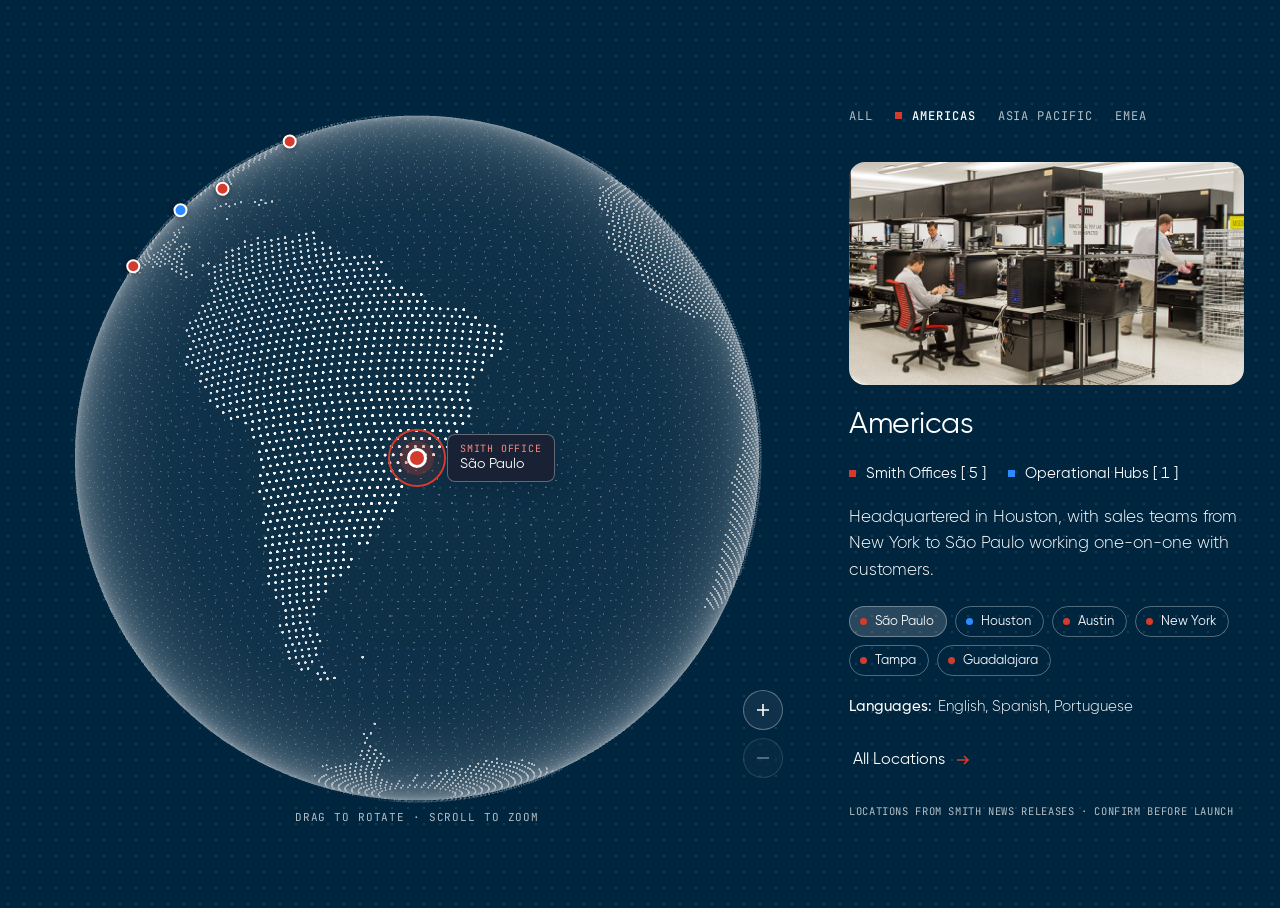
<file: globe/index.html>
<!doctype html>
<html lang="en">
<head>
<meta charset="utf-8">
  <meta name="robots" content="noindex, nofollow" />
<meta name="viewport" content="width=device-width, initial-scale=1, viewport-fit=cover">
<title>Smith Global Reach Globe</title>
<link rel="preconnect" href="https://fonts.googleapis.com">
<link rel="preconnect" href="https://fonts.gstatic.com" crossorigin>
<link rel="stylesheet" href="https://fonts.googleapis.com/css2?family=JetBrains+Mono:wght@400;500&display=swap">
<style>
  @font-face { font-family: "Gilroy"; src: url("../assets/fonts/Gilroy-Light.woff2") format("woff2"); font-weight: 300; font-display: swap; }
  @font-face { font-family: "Gilroy"; src: url("../assets/fonts/Gilroy-Regular.woff2") format("woff2"); font-weight: 400; font-display: swap; }
  @font-face { font-family: "Gilroy"; src: url("../assets/fonts/Gilroy-Medium.woff2") format("woff2"); font-weight: 500; font-display: swap; }
</style>
<style>
  /* Layout: Smith "Global reach" section — WebGL dot globe left, region card right, on brand/cobalt with the dot pattern (gradients retired Nov 2026). Single deliberate look (matches the Figma comp in both host themes). */
  :root {
    --cobalt: #00253e;       /* brand/cobalt, section background */
    --ink: #ffffff;          /* text/inverse */
    --ink-soft: rgba(255, 255, 255, 0.7);
    --red: #d53b2d;          /* Smith offices */
    --blue: #2c8bff;         /* Manufacturing hubs */
    --chip-on: rgba(255, 255, 255, 0.16);
    --line: rgba(255, 255, 255, 0.32);
    --font-display: "Gilroy", "Avenir Next", "Helvetica Neue", Arial, sans-serif;
    --font-mono: "JetBrains Mono", ui-monospace, "SFMono-Regular", Menlo, monospace;
    color-scheme: dark;
  }
  html, body { height: 100%; }
  .is-embed, .is-embed body { height: auto; }
  body {
    background:
      radial-gradient(rgba(255,255,255,0.10) 1px, transparent 1.2px) 0 0 / 16px 16px,
      var(--cobalt);
    color: var(--ink);
    font-family: var(--font-display);
    overflow-x: hidden;
  }
  .stage {
    min-height: 100%;
    box-sizing: border-box;
    display: grid;
    grid-template-columns: minmax(0, 1.15fr) minmax(0, 395px);
    gap: clamp(24px, 4vw, 64px);
    align-items: center;
    max-width: 1240px;
    margin: 0 auto;
    padding-block: clamp(24px, 5vw, 72px);
    padding-left: max(16px, env(safe-area-inset-left, 0px));
    padding-right: max(16px, env(safe-area-inset-right, 0px));
  }
  .globe-wrap {
    position: relative;
    width: 100%;
    max-width: 100%;
    aspect-ratio: 1 / 1;
    touch-action: none;
    cursor: grab;
  }
  .globe-wrap.dragging { cursor: grabbing; }
  #globe { position: absolute; inset: 0; width: 100%; height: 100%; display: block; outline: none; }
  /* Zoomed in, the globe is larger than the canvas: fade the edges to a round lens instead of a square crop. */
  .globe-wrap.zoomed #globe { -webkit-mask-image: radial-gradient(circle closest-side, #000 82%, transparent 100%); mask-image: radial-gradient(circle closest-side, #000 82%, transparent 100%); }
  .markers { position: absolute; inset: 0; pointer-events: none; }
  .marker {
    position: absolute; left: 0; top: 0;
    width: 14px; height: 14px; margin: -7px 0 0 -7px;
    border-radius: 50%; border: 2px solid #fff;
    box-shadow: 0 1px 6px rgba(0, 0, 0, 0.45);
    padding: 0; cursor: pointer; pointer-events: auto;
    transition: opacity 0.25s, transform 0.25s;
  }
  .marker.office { background: var(--red); }
  .marker.hub { background: var(--blue); }
  .marker.dim { opacity: 0.35; }
  .marker.hidden, .marker.hidden.dim { opacity: 0; pointer-events: none; }
  .marker.featured {
    width: 20px; height: 20px; margin: -10px 0 0 -10px; border-width: 3px; z-index: 2;
    box-shadow: 0 0 0 7px rgba(213, 59, 45, 0.24), 0 0 0 16px rgba(213, 59, 45, 0.10), 0 2px 10px rgba(0, 37, 62, 0.35);
  }
  .marker.featured.active::after { inset: -22px; border-width: 2px; }
  .flag {
    position: absolute; left: 0; top: 0; pointer-events: none; white-space: nowrap;
    background: #192134; color: #fff; border: 1px solid var(--line); border-radius: 8px; padding: 8px 12px;
    font-size: 14px; line-height: 1.25; box-shadow: 0 6px 20px rgba(0, 20, 40, 0.25);
    transition: opacity 0.3s;
  }
  .flag small { display: block; font-family: var(--font-mono); font-size: 10px; letter-spacing: 0.08em; text-transform: uppercase; color: #ff8a7f; }
  .flag.off { opacity: 0; }
  .marker.active::after {
    content: ""; position: absolute; inset: -9px; border-radius: 50%;
    border: 1.5px solid currentColor; animation: ping 1.8s ease-out infinite;
  }
  .marker.office.active { color: var(--red); }
  .marker.hub.active { color: var(--blue); }
  .marker:focus-visible { outline: 2px solid var(--ink); outline-offset: 3px; }
  @keyframes ping { from { transform: scale(0.6); opacity: 0.9; } to { transform: scale(1.6); opacity: 0; } }
  .tip {
    position: absolute; left: 0; top: 0; transform: translate(-50%, calc(-100% - 14px));
    background: #192134; color: #fff; border: 1px solid var(--line); font-size: 13px; line-height: 1.3;
    padding: 8px 12px; border-radius: 8px; white-space: nowrap; pointer-events: none;
    box-shadow: 0 6px 20px rgba(0, 20, 40, 0.25);
  }
  .tip small { display: block; font-family: var(--font-mono); font-size: 10px; letter-spacing: 0.08em; text-transform: uppercase; opacity: 0.7; }
  .hint {
    position: absolute; left: 50%; bottom: 2%; transform: translateX(-50%);
    font-family: var(--font-mono); font-size: 11px; letter-spacing: 0.08em; text-transform: uppercase;
    color: var(--ink-soft); pointer-events: none; transition: opacity 0.6s;
  }
  .zoom {
    position: absolute; right: 2%; bottom: 8%; display: flex; flex-direction: column; gap: 8px; z-index: 3;
  }
  .zoom button {
    width: 40px; height: 40px; border-radius: 50%; display: grid; place-items: center; padding: 0; cursor: pointer;
    background: rgba(255,255,255,0.06); border: 1px solid var(--line); color: var(--ink);
    backdrop-filter: blur(6px); -webkit-backdrop-filter: blur(6px); transition: background 0.2s, opacity 0.2s;
  }
  .zoom button:hover { background: var(--chip-on); }
  .zoom button:focus-visible { outline: 2px solid var(--ink); outline-offset: 2px; }
  .zoom button:disabled { opacity: 0.4; cursor: default; background: rgba(255,255,255,0.06); }
  .zoom button[hidden] { display: none; }
  .zoom svg { width: 16px; height: 16px; stroke: currentColor; stroke-width: 1.6; fill: none; }

  .panel { display: flex; flex-direction: column; gap: 28px; min-width: 0; }
  .tabs { display: flex; flex-wrap: wrap; gap: 6px 22px; }
  .tab {
    font-family: var(--font-mono); font-size: 12px; font-weight: 400; letter-spacing: 0.08em; text-transform: uppercase;
    color: var(--ink-soft); background: none; border: 0; padding: 10px 0; cursor: pointer;
    display: inline-flex; align-items: center; gap: 10px;
  }
  .tab::before { content: ""; width: 7px; height: 7px; background: var(--red); display: none; }
  .tab[aria-selected="true"] { color: var(--ink); font-weight: 500; }
  .tab[aria-selected="true"]::before { display: inline-block; }
  .tab:focus-visible { outline: 2px solid var(--ink); outline-offset: 2px; }

  .card { display: flex; flex-direction: column; gap: 22px; min-width: 0; }
  .photo {
    width: 100%; max-width: 100%; aspect-ratio: 395 / 223; border-radius: 16px; overflow: hidden;
    background: rgba(255,255,255,0.08);
  }
  .photo img { width: 100%; height: 100%; object-fit: cover; display: block; }
  .photo[hidden] { display: none; }
  h2 { margin: 0; font-size: clamp(26px, 2.6vw, 30px); font-weight: 400; letter-spacing: -0.01em; text-wrap: balance; }
  .legend { display: flex; flex-wrap: wrap; gap: 6px 22px; font-size: 15px; color: var(--ink); }
  .legend span { display: inline-flex; align-items: center; gap: 10px; font-variant-numeric: tabular-nums; }
  .legend i { width: 7px; height: 7px; display: inline-block; }
  .desc { margin: 0; font-size: 17px; line-height: 1.55; font-weight: 300; max-width: 38ch; }
  .places { display: flex; flex-wrap: wrap; gap: 8px; margin: 0; padding: 0; list-style: none; }
  .places button {
    font: 400 13px/1 var(--font-display); color: var(--ink); cursor: pointer;
    background: transparent; border: 1px solid var(--line);
    padding: 8px 12px 8px 10px; border-radius: 999px; display: inline-flex; align-items: center; gap: 8px;
  }
  .places button i { width: 7px; height: 7px; border-radius: 50%; }
  .places button:hover, .places button[aria-pressed="true"] { background: var(--chip-on); }
  .places button:focus-visible { outline: 2px solid var(--ink); outline-offset: 2px; }
  .langs { margin: 0; font-size: 15px; font-weight: 300; }
  .langs b { font-weight: 500; margin-right: 6px; }
  .langs[hidden], .all-link[hidden] { display: none; }
  .all-link { align-self: flex-start; display: inline-flex; align-items: center; gap: 10px; color: var(--ink); text-decoration: none; font-size: 16px; padding: 10px 4px; min-height: 44px; box-sizing: border-box; }
  .all-link svg { width: 16px; height: 16px; stroke: var(--red); stroke-width: 1.6; fill: none; transition: transform 0.2s; }
  .all-link:hover svg { transform: translateX(3px); }
  .all-link:focus-visible { outline: 2px solid #2c8bff; outline-offset: 2px; }
  .note { font-family: var(--font-mono); font-size: 10.5px; letter-spacing: 0.06em; text-transform: uppercase; color: var(--ink-soft); margin: 0; }
  .fallback { position: absolute; inset: 0; display: grid; place-items: center; text-align: center; padding: 24px; color: var(--ink); }

  @media (max-width: 820px) {
    .stage { grid-template-columns: minmax(0, 1fr); }
    .globe-wrap { max-width: 520px; margin: 0 auto; }
  }
  /* Mobile (375): tabs swipe row on top, full-width globe, region card below.
     Horizontal drags rotate the globe; vertical swipes scroll the page. */
  @media (max-width: 600px) {
    .stage { gap: 24px; padding-block: 48px; padding-left: max(24px, env(safe-area-inset-left, 0px)); padding-right: max(24px, env(safe-area-inset-right, 0px)); }
    .panel { display: contents; }
    .tabs { order: 1; flex-wrap: nowrap; overflow-x: auto; gap: 24px; margin-inline: -24px; padding-inline: 24px; scrollbar-width: none; }
    .tabs::-webkit-scrollbar { display: none; }
    .tab { min-height: 44px; white-space: nowrap; }
    .globe-wrap { order: 2; max-width: 100%; touch-action: pan-y; }
    .card { order: 3; }
    .marker { width: 18px; height: 18px; margin: -9px 0 0 -9px; }
    .marker::before { content: ""; position: absolute; inset: -13px; } /* 44px hit area */
    .marker.featured { width: 22px; height: 22px; margin: -11px 0 0 -11px; }
    .flag { font-size: 13px; padding: 6px 10px; }
    .hint { bottom: -4px; }
    .zoom { right: 0; bottom: 4%; }
    .zoom button { width: 44px; height: 44px; }
    .places button { min-height: 44px; }
  }
  @media (prefers-reduced-motion: reduce) {
    .marker.active::after { animation: none; opacity: 0.6; }
  }
</style>

</head>
<body>
<main class="stage">
  <div class="globe-wrap" id="wrap">
    <canvas id="globe" tabindex="0" aria-label="Interactive globe showing Smith offices and manufacturing hubs. Drag or use arrow keys to rotate; scroll, pinch or press plus and minus to zoom."></canvas>
    <div class="markers" id="markers"></div>
    <div class="hint" id="hint">Drag to rotate · Scroll to zoom</div>
    <div class="zoom" role="group" aria-label="Zoom">
      <button type="button" id="zoomIn" aria-label="Zoom in"><svg viewBox="0 0 16 16"><path d="M8 2v12M2 8h12"/></svg></button>
      <button type="button" id="zoomOut" aria-label="Zoom out"><svg viewBox="0 0 16 16"><path d="M2 8h12"/></svg></button>
      <button type="button" id="zoomReset" aria-label="Reset zoom" hidden><svg viewBox="0 0 16 16"><path d="M3 8a5 5 0 1 0 1.5-3.5M3 2.5v2.5h2.5"/></svg></button>
    </div>
  </div>

  <section class="panel" aria-label="Global reach">
    <div class="tabs" role="tablist" aria-label="Region">
      <button class="tab" role="tab" id="tab-all" data-region="all">All</button>
      <button class="tab" role="tab" id="tab-americas" data-region="americas">Americas</button>
      <button class="tab" role="tab" id="tab-apac" data-region="apac">Asia Pacific</button>
      <button class="tab" role="tab" id="tab-emea" data-region="emea">EMEA</button>
    </div>
    <div class="card" role="tabpanel" id="panel">
      <div class="photo" id="photo"><img id="photoImg" alt=""></div>
      <h2 id="region"></h2>
      <div class="legend">
        <span><i style="background:var(--red)"></i><span id="nOffices"></span></span>
        <span><i style="background:var(--blue)"></i><span id="nHubs"></span></span>
      </div>
      <p class="desc" id="desc"></p>
      <ul class="places" id="places"></ul>
      <p class="langs" id="langsRow"><b>Languages:</b><span id="langs"></span></p>
      <a class="all-link" id="allLink" href="#all">All Locations <svg viewBox="0 0 16 16" aria-hidden="true"><path d="M2 8h11M9 4l4 4-4 4"/></svg></a>
      <p class="note">Locations from Smith news releases · confirm before launch</p>
    </div>
  </section>
</main>

<script src="../vendor/three.min.js"></script>
<script>
(() => {
  // ---- Content ---------------------------------------------------------
  const IMG = { apac: "img/region-apac.jpg", americas: "img/region-americas.jpg" };   // region photos from the Figma region cards
  // Smith's 20 locations, from smithweb.com news releases and Wikipedia (Nov 2026).
  // type "office" (red) = sales office; "hub" (blue) = operational hub with testing and logistics.
  const PLACES = [
    { name: "São Paulo", lat: -23.55, lon: -46.63, type: "office", region: "americas", featured: true },
    { name: "Houston", lat: 29.76, lon: -95.37, type: "hub", region: "americas", label: "Headquarters & operational hub" },
    { name: "Austin", lat: 30.27, lon: -97.74, type: "office", region: "americas" },
    { name: "New York", lat: 40.71, lon: -74.01, type: "office", region: "americas" },
    { name: "Tampa", lat: 27.95, lon: -82.46, type: "office", region: "americas" },
    { name: "Guadalajara", lat: 20.66, lon: -103.35, type: "office", region: "americas" },
    { name: "Amsterdam", lat: 52.37, lon: 4.90, type: "hub", region: "emea", label: "European headquarters & operational hub" },
    { name: "London", lat: 51.51, lon: -0.13, type: "office", region: "emea" },
    { name: "Munich", lat: 48.14, lon: 11.58, type: "office", region: "emea" },
    { name: "Berlin", lat: 52.52, lon: 13.40, type: "office", region: "emea" },
    { name: "Cluj-Napoca", lat: 46.77, lon: 23.59, type: "office", region: "emea" },
    { name: "Hong Kong", lat: 22.32, lon: 114.17, type: "hub", region: "apac", label: "Sales office & operational hub" },
    { name: "Singapore", lat: 1.35, lon: 103.82, type: "hub", region: "apac" },
    { name: "Shenzhen", lat: 22.54, lon: 114.06, type: "office", region: "apac" },
    { name: "Shanghai", lat: 31.23, lon: 121.47, type: "office", region: "apac" },
    { name: "Taipei", lat: 25.03, lon: 121.56, type: "office", region: "apac" },
    { name: "Seoul", lat: 37.57, lon: 126.98, type: "office", region: "apac" },
    { name: "Tokyo", lat: 35.68, lon: 139.69, type: "office", region: "apac" },
    { name: "Penang", lat: 5.41, lon: 100.33, type: "office", region: "apac" },
    { name: "Bengaluru", lat: 12.97, lon: 77.59, type: "office", region: "apac" },
  ];
  const kindOf = p => p.label || (p.type === "office" ? "Smith office" : "Operational hub");
  const REGIONS = {
    all:      { title: "Global reach", lon: -20, lat: 18, photo: null, langs: null,
                desc: "Twenty locations across three regions, with operational hubs in Houston, Amsterdam, Hong Kong and Singapore." },
    americas: { title: "Americas", lon: -58, lat: -8, photo: "americas", langs: "English, Spanish, Portuguese",
                desc: "Headquartered in Houston, with sales teams from New York to São Paulo working one-on-one with customers." },
    apac:     { title: "Asia Pacific", lon: 116, lat: 20, photo: "apac", langs: "Mandarin, English",
                desc: "Trading desk and quality liaison, working alongside the Hsinchu and Kaohsiung supply base on IC, memory and passive sourcing." },
    emea:     { title: "EMEA", lon: 12, lat: 40, photo: null, langs: "English, Dutch, German, Romanian",
                desc: "European operations run from the Amsterdam hub, with sales offices in London, Munich, Berlin and Cluj-Napoca." },
  };

  // ---- Land mask (720×360 equirectangular bitmap, 1 bit per cell) -------
  const MASK_W = 720, MASK_H = 360;
  const maskBytes = Uint8Array.from(atob("[base64]////8AAAAAAAAAAAAAAAAAAAAAAAAAAAAAAAAAAAAAAAAAAAAAAAAAAAAAAAAAAAAAAAAAAAAAAAAAAAAAAAAAAAAAAAAAAAAAAAAAAAAH//////gAAAAD////////AAAAAAAAAAAAAAAAAAAAAAAAAAAAAAAAAAAAAAAAAAAAAAAAAAAAAAAAAAAAAAAAAAAAAAAAAAAAAAAAAAAAAAAAAAAAAAAAAB////////gAAB8P/////wAAAAAAAAAAAAAAAAAAAAAAAAAAAAAAAAAAAAAAAAAAAAAAAAAAAAAAAAAAAAAAAAAAAAAAAAAAAAAAAAAAAAAAAAAAAAAAAAAAH///////+Af////////////8A/4AAAAAAAAAAAAAAAAAAAAAAAAAAAAAAAAAAAAAAAAAAAAAAAAAAAAAAAAAAAAAAAAAAAAAAAAAAAAAAAAAAAAAAAAAAAAAA///////+A/////////////3//+AAAAAAAAAAAAAAAAAAAAAAAAAAAAAAAAAAAAAAAAAAAAAAAAAAAAAAAAAAAAAAAAAAAAAAAAAAAAAAAAAAAAAAAAAAAAf8P//////g////////////////+AAAAAAAAAAAAAAAAAAAAHvAAAAAAAAAAAAAB/8AAAAAAAAAAAAAAAAAAAAAAAAAAAAAAAAAAAAAAAAAAAAAAAAAAAAAAB//+AP///8H///////////////+AAAAAAAAAAAB//+AAAAAAHwAAAAAAAAAAAAAD//AAAAAAAAAAAAAAAAAAAAAAAAAAAAAAAAAAAAAAAAAAAAAAAAAAAAAAA///f////AAf//////////////+AAAAAAAAAD4/D/+AAAAAAAAAAAAAAAAAAAAAA//wAAAAAAAAAAAAAAAAAAAAAAAAAAAAAAAAAAAAAAAAAAAAAAAAAABgAAB//z//8AAD///////////////8AAAAAAAAAD//8AAAAAAAAAAAAAAAAAAAAAAAAP/xwAAAAAAAAAAAAAAAAAAAAAAAAAAAAAAAAAAAAAAAAAAAAAAADgAf4eD/8///8AH////////////////4AAAAAAAAAB//8AAAAAAAAAAAAAAAAAAAAAAAAAAH/AAAAAAAAAAAAAAAAAAAAAAAAAAAAAAAAAAAAAAAAAAAAAAAAAAB8fgHA///8D/////////////////4AAAAAAAAAAf/w8AAAAAAAAAAAAAAAAAAAAAAAAAP8AAAAAAAAAAAAAAAAAAAAAAAAAAAAAAAAAAAAAAAAAAAAAAAfwAAAB8ADn//AAf////////////////4AAAAAAAAAAB/A/AAAAAAAAAAAAAAAAAAAAAAAAAAAAAAAAAAAAAAAAAAAAAAAAAAAAAAAAAAAAAAAAAAAAAAAA/gAAAAAAAAD//4AAB////////////////8AAAAAAAAAAD+AAAAAAAAAAAAAAAAAAAAAAAAAAAA/gAAAAAAAAAAAAAAAAAAAAAAAAAAAAAAAAAAAAAAAAAAAH/gAEAAAD/4f///AAH////////////////AAAAAAAAAAAAAAAAAAAAAAAAAAAAA+AAAAAAAAAAD/8AAAAAAAAAAAAAAAAAAAAAAAAAAAAAAAAAAAAAAAAAAAfwPgPAB/4B8AAAwAAA////////////////gAAAAAAAAAAAAAAAAAAAAAAAAAAP/8AAAAAAAAAD////8AAAAAAAAAAAAAAAAAAAAAAAAAAAAAAAAAAAAAAAAAAA/+H8B/4A/gAcAAAAAAAf////////////4AAAAAAAAAAAAAAAAAAAAAAAAAH/4AAAAAAAAB///////AAAAAAAB//AAAAAAAAAAAAAAAAAAAAAAAAAAAAAAAAB///8APx8f///wAAAAAAH////////////4AAAAAAAAAAAAAAAAAAAAAAAAB/4AAAAAAAAH///////+AAAAAAAD//z8AAAAAAAAAAAAAAAAAAAAAAAAAAAAAAAAfgAAAA8H///wAAAAAAB////////////wAAAAAAAAAAAAAAAAAAAAAAAAD/AAAAAAAAB////////gAAAAAAAAcAAHAAAAAAAAAAAAAAAAAAAAAAAAAAAAP/AAAAAAAAAAAAAAAAAAAAA////////////AAAAAAAAAAAAAAAAAAAAAAAAAP4AAAAAAAAB///////4AAAAAAAAAAAAAAAAAAAAAAAAAAAAAAAAAAAAAAAAAD//wAAAAEAf+AQAQAAAAAAAP///////////gAAAAAAAAAAAAAAAAAAAAAAAB/gAAAAAAAf/////////8AAAAAAAAA4AAAAAAAAAAAAAAAAAAAAAAAAAAAAAAH//kAAHgf4/4Pj+fwAAAAAAH//////////gAAAAAAAAAAAAAAAAAAAAAAAAB/AAAAAAAB////////////8A/8AAAAeAAAAAAAAAAAAAAAAAAAAAAAAAAAAAAP/5+8Y+B38/A/3/gAAAAAAAD//////////4AAAAAAAAAAAAAAAAAAAAAAAAH8AAAA/hgB////////////////AAADwAAAAAAAAAAAAAAAAAAAAAAAAAAAAAAf/n//+/Af+cA///n+AAAAAAD/////////+AAAAAAAAAAAAAAAAAAAAAAAAAH4AAAA/wh8////////////////AAAH//8AAAAAAAAAAAAAAAAAAAAAAAAAAAAf+P//+/AD+cA/////wAAAAAH//////////4AAAAAAAAAAAAAAAAAAAAAAAAf4AAAD/Dv/////////////////AgAH///AAAAAAAAAA+AAAAAADAAAAAAAAAAB8Af///gAB/A//////gAAAAAP///8AAAAED///////////////////////gD+AAAP/H3/////////////////h//////4AAAAAAAAAAAAAAAB/7wAAAAAAAAAAD////4AB/wf/////8AAAABz////////88AAAAAAAAAAAAAAA//AAAAAAAA/gAAf/j////////////////////////////AAAAAAAAAAAAA////8AAAAAAMAAAAf///AB/4A//////wAAAB/////////gAAAAAAAAAAAAAAAD//gAAAAAAAAAAAP/z////////////////////////////wAAAAAAAAAAAD//////+AAA/+I4A/////w8fgAHhAf//4AAAB+/////////gAAAAAAAAAAAAAP///2AAAAAAAAAYAP/n////////////////////////////gAAD/+AAAAAAH///////+D/////wL///+B/H+AH+AH//8AAAAA////////8AAAAAAAAAAAAAA/////4AAAAAAP/gD8AcAAAAAAAAAAAAAAAAAAAAAAAAAAAAAAAeAAAf///4AAAAAAAAAAAAAAAADgH7///4BH4A/8AAf////+AAAAAAAA//////////////8AAAAAAH////+f7wAfAPAAAAAAAAAAAAAAAAAAAAAAAAAAAAAAAEAAAB///4AAAAAAAAAAAAAAAAB/+A//g4ADwD//wAD////wAAAAAAAf//////////////gAAAAAAA/8P/BwAAACAGAAAAAAAAAAAAAAAAAAAAAAAAAAAAAAAAAAAAf///gAAAAAAAAAAAAAAAA8HAA4AAADgB/w8AAH///gAAAAAA///////////////+AAAAAAAAH8DwAAAAAAAPAAAAAAAAAAAAAAAAAAAAAAAAAAAAAAAAAAAAD///wAAAAAAAAAAAAAAAAAAAAAAAAAAB/x+AAD///AAAAAAB///////////////8AAAAAAAAD8fAAAAAAAAcAAAAAAAAAAAAAAAAAAAAAAAAAAAAAAAAAAAACB//+AAAAAAAAAAAAAAAAAAAAAAAAAAH//4AAAP//gAAAAAD///////////////4AAAAAAAAD+MAAAAAAAA8AAAAAAAAAAAAAAAAAAAAAAAAAAAAAAAAAAAAAAf8HAAAAAAAAAAAAAAAAAAAAAAAAAP///wAOAP//gAAAAAf///j/wf////////wAAAAAAPwOEAAAAAAAAAgAAAAAAAAAAAAAAAAAAAAAAAAAAAAAAAAAAAwAAfAAAAAAAAAAAAAAAAAAAAAAAAAAAf///wAPg///wAAAAP////AAAf////////AAAHgAAD/4AAAAAAAAAAAAAAAAAAAAAAAAAAAAAAAAAAAAAAAAAAAAAAfwH/wAAAAAAAAAAAAAAAAAAAAAAAAAAw//AAAH5///4AAAD/////8AAP///////+AAAf4AAD/wAAAAAAAAAAAAAAAAAAAAAAAAAAAAAAAAAAAAAAAAAAAAAAAD4AH/v///////////////////////+P4B////AAAAD///4AAAAAf//gAAAAAAAD///gf//8eH/////////////////////////////////////////////+AAAAAAP///////////////////////8f+AgH//wAAAD///4AAAAAD/+AAAAAAAAP///B///+P//////////////////////////////////////////////wAAAAAAP//////////////////////+A/HwAA//wAAAB///wAAAAAA/gAAAAAAAA///8H///////////////////////////////////////////////////4AAAeAB///////////////////////+AEAAAA/z4AAAA///gAAAAAAAAAAAAAAAD///wf///////////////////////////////////////////////////8AAAAA////////////////////////wAAcAAAH8QAAAAf/+AAAAAAAAAAAAAAAAf///A////////////////////////////////////////////////////+AAAAB////////////////////////AAAwI+YAeAAAAAP/+AAAAAAAAAAAAAAAB///+Af//////////////////////////////////////////////x///+AAAAAD///////////////////////+AAAAI//AAAAAAAH/+AAAAAAAAAAAAAAAD///+Af/////////////////////////////////////////////fj///gAAAAAB///////////////////////8AAAAA//gAAAAAAD/8AAAAAAAAAAAAAAAD///8Af////////////////////////////////////////////gfH//8AAAAAAB////38f////////////////4AAAAA//+AAAAAAAD8AAAAAAAAAAAAAAAD///+Af///////////////////////////////////////////+AIP//gAAAAAAOf///n8D////////////////4AAAAAf/+AAAAAAAA4AAAAAAAAAAAAAAAD////gH4H/////////////////////////////////////////8AB//GAAAAAAAAA///PgAA///////////////4AAAAAf/+AcAAAAAAAAAAAAAAAAAAAAAAB////gAAH/////////////////////////////////////////wAD5AAAAAAAAAAA//8EAAAH//////////////4AAAAA//+A+AAAAAAAAAAAAAAAAAAAAAAB/3//AB////////////////////////////////////////g8H8APwAAAAAAAAAAAx7+AAAAB///////////////AAAAB///g/AAAAAAAAAAAAAAAAAAAAAAB/D/8AB///////////////////////////////////////gAAAAAfgAAAAAAAAAAAAH8AAAAAP//////////////AAAAAf////gAAAAAAAAAAAAAAAAAAeAAAcB/4AAf//////////////////////////////////////AAAAAB/AAAAAAAAAAAAAHjgAAAAAP/////////////gAAAAP////wAAAAAAAAAAAAAAAAAA8AAAAB/4AAf/////////////////////////////////////8AAAAAP/gAAAAAAAAAAAAeHAAAAAAH/////////////iAAAAH////4AAAAAAAAAAAAAAAAAA/wAAAY/4Ac//////////////////////////////////////wAAAAAf/wAAAAAAAAAAAB4AAAAAAAD//////////////wAAAH////4AAAAAAAAAAAAAAAAAA/gAAD4f4A///////////////////////////////////////gAAAAA//wAAAAAAAAAAAHgAAAAAAAA//////////////+AAAP////4AAAAAAAAAAAAAAAAAAfAAAD8fwA//////////////////////////////////////+AAAAAB//wAAAAAAAAAAA/AAAAAAAAA///////////////wAAP////+AAAAAAAAAAAAAAAAAAfwAADzuAA//////////////////////////////////////8AAAAAB//AAAAAAAAAAADgAAAAAAAAAf///////////////gA//////gAAAAAAAAAAAAAAAAAP4AABxgAAf/////////////////////////////////////wAAAAAB/+AAAAAAAAAAAcAAAAAAAAAAH///////////////4H//////+AAAAAAAAAAAAAAAAPH8AABwADD//////////////////////////////////////AAAAAAB//AAAAAAAAAAAAAAAAAAAAAAH///////////////4H///////AAAAAAAAAAAAAAAA/A+AAB8wf///////////////////////////////////////8AAAAAB/4AAAAAAAAAAAAAAAAAAAAADB///////////////4D///////AAAAAAAAAAAAAAAB/A/AAB///////////////////////////////////////////+EAAAA/wAAAAAAAAAAAAAAAAAAAAADA///////////////8D///////wAAAAAAAAAAAAAAB/H/AD/////////////////////////////////////////////cAAAA/wAAAAAAAAAAAAAAAAAAAAABA///////////////8B///////4AAAAAAAAAAAAAAB+H/4H/////////////////////////////////////////////+AAAA+AAAAAAAAAAAAAAAAAAAAAAAAP//////////////+D///////4AAAAAAAAAAAAAAB8H/4P/////////////////////////////////////////////8AAAAeAAAAAAAAAAAAAAAAAAAAAAAAP///////////////D///////gAAAAAAAAAAAAAABgP/wP/////////////////////////////////////////////cAAAAcAAAAAAAAAAAAAAAAAAAAAAAAH//////////////////////84AAAAAAAAAAAAAAAAD/4/////////////////////////////////////////////+OAAAAQAAAAAAAAAAAAAAAAAAAAAAAAD//////////////////////hwAAAAAAAAAAAAAAAAP8H/////////////////////////////////////////////+OAAAAAAAAAAAAAAAAAAAAAAAAAAAAAP////////////////////B/BgAAAAAAAAAAAAAAAAaAH/////////////////////////////////////////////+PAAAAAAAAAAAAAAAAAAAAAAAAAAAAAD3//////////////////8HAD4AAAAAAAAAAAAAAAAAA//////////////////////////////////////////////+PAAAAAAAAAAAAAAAAAAAAAAAAAAAAAA5//////////////////wAwH/gAAAAAAAAAAAAAAAAP//////////////////////////////////////////////+NgAAAAAAAAAAAAAAAAAAAAAAAAAAAAAef/////////////////H8AP/gAAAAAAAAAAAAAAADn//////////////////////////////////////////////8MAAAAAAAAAAAAAAAAAAAAAAAAAAAAAAEf////////////////+fwAP/wAAAAAAAAAAAAAAAH///////////////////////////////////////////////8IAAAAAAAAAAAAAAAAAAAAAAAAAAAAAAHf////////////////9/wAf/wAAAAAAAAAAAAAAAB///////////////////////////////////////////////4IAAAAAAAAAAAAAAAAAAAAAAAAAAAAAAD/////////////////7/wAAEwAAAAAAAAAAAAAAAAf//////////////////////////////////////////////wMAAAAAAAAAAAAAAAAAAAAAAAAAAAAAAD///////////////////8AAAwAAAAAAAAAAAAAAAAP////////////z///+D////////////////////////////gOAAAAAAAAAAAAAAAAAAAAAAAAAAAAAAD///////////////////5yAAAAAAAAAAAAAAAAAAAH//////////h8D///wD////////////////////////////AIAAAAAAAAAAAAAAAAAAAAAAAAAAAAAAD/////////////////////AAAAAAAAAAAAAAAAAAAD//////////AcH///gD///////////////////////////+AAAAAAAAAAAAAAAAAAAAAAAAAAAAAAAAD///////////////////H8AAAAAAAAAAAAAAAAAAAH////n////+B////+Af///////////////////////////8AIAAAAAAAAAAAAAAAAAAAAAAAAAAAAAAD//////////////////8fAAAAAAAAAAAAAAAAAAAAH////g////8AcH//8Af///////////////////////////4AcAAAAAAAAAAAAAAAAAAAAAAAAAAAAAAD//////////////////g4AAAAAAAAAAAAAAAAAAAAH//+/g////4AAB//8B////////////////////////////wAeIAAAAAAAAAAAAAAAAAAAAAAAAAAAAAD/////////////////8AwAAAAAAAAAAAAAAAAAAAAH//8Hwf///4AAAf/+A////////////////////////////gAf4AAAAAAAAAAAAAAAAAAAAAAAAAAAAAH/////////////////4AAAAAAAAAAAAAAAAAAAA////xgH4D///wAAAP/+Af//////////////////////////eAB/4AAAAAAAAAAAAAAAAAAAAAAAAAAAAAH/////////////////wAAAAAAAAAAAAAAAAAAAA////AAn8A///wAAAB/+AH/////////////////////////+AAD/AAAAAAAAAAAAAAAAAAAAAAAAAAAAAAH/////////////////wAAAAAAAAAAAAAAAAAAAA////ABh+AP//wAAAB//AH/////////////////////////8AADmAAAAAAAAAAAAAAAAAAAAAAAAAAAAAAD/////////////////8AAAAAAAAAAAAAAAAAAAA////ABg/wH//wB/AB//gE/////////////////////////wAADAAAAAAAAAAAAAAAAAAAAAAAAAAAAAAAD////////////////+AAAAAAAAAAAAAAAAAAAAA///8AAAP4H//8H/wD//wAf////////////////////////gAABgAAAAAAAAAAAAAAAAAAAAAAAAAAAAAAH////////////////8AAAAAAAAAAAAAAAAAAAAA///gADgD+H/Dj//////4C//////////////////////z//gAADgAAAAAAAAAAAAAAAAAAAAAAAAAAAAAAH////////////////wAAAAAAAAAAAAAAAAAAAAA///AABwA4n7g///////+D//////////////////////D/+AAADwAAAAAAAAAAAAAAAAAAAAAAAAAAAAAAD////////////////wAAAAAAAAAAAAAAAAAAAAA///AABgAYD8B///////4B/////////////////////+Hn4AAADwAAAAAAAAAAAAAAAAAAAAAAAAAAAAAAD///////////////+gAAAAAAAAAAAAAAAAAAAAB///AABgAMB+B///////4D/////////////////////8GB4AAADwAAAAAAAAAAAAAAAAAAAAAAAAAAAAAAB////////////////AAAAAAAAAAAAAAAAAAAAAB///AAAAAIB8B///////wA/////////////////////gAD8AAAHgAAAAAAAAAAAAAAAAAAAAAAAAAAAAAAA///////////////7AAAAAAAAAAAAAAAAAAAAAA//+AAAAAYA/B///////wA/////////////////////wAD+AAAHAAAAAAAAAAAAAAAAAAAAAAAAAAAAAAAAf//////////////6AAAAAAAAAAAAAAAAAAAAAA//+AAAAfgAdA///////wA/////////////////////8QA/AAAfAAAAAAAAAAAAAAAAAAAAAAAAAAAAAAAAf//////////////4AAAAAAAAAAAAAAAAAAAAAA//4AAAwHgAcAf//////+A/////////////////////++AfgAE/AAAAAAAAAAAAAAAAAAAAAAAAAAAAAAAAP//////////////8AAAAAAAAAAAAAAAAAAAAAAB/wA9/8AAAMAf/7/////3//////////////////////4A/gAH/AAAAAAAAAAAAAAAAAAAAAAAAAAAAAAAAP//////////////8AAAAAAAAAAAAAAAAAAAAAAAwAf//4AAAAABhw////////////////////////////wAfgAP+AAAAAAAAAAAAAAAAAAAAAAAAAAAAAAAAH//////////////8AAAAAAAAAAAAAAAAAAAAAAAwD///8AAAAAAAA////////////////////////////AAfgAP+AAAAAAAAAAAAAAAAAAAAAAAAAAAAAAAAD//////////////8AAAAAAAAAAAAAAAAAAAAAAA/P///8AAAB+AAw///////////////////////////+AAfAf/+AAAAAAAAAAAAAAAAAAAAAAAAAAAAAAAAB//////////////4AAAAAAAAAAAAAAAAAAAAAAB/////4AAAAAABg///////////////////////////+AAcA//wAAAAAAAAAAAAAAAAAAAAAAAAAAAAAAAAAf/////////////gAAAAAAAAAAAAAAAAAAAAAAD/////wAAAAAAAB////////////////////////////gAADy8AAAAAAAAAAAAAAAAAAAAAAAAAAAAAAAAAAH////////////+AAAAAAAAAAAAAAAAAAAAAAAH/////8AAAAAAAB////////////////////////////gAAEeQAAAAAAAAAAAAAAAAAAAAAAAAAAAAAAAAAAB////////////8AAAAAAAAAAAAAAAAAAAAAAAf/////8AAAAAAAD////////////////////////////gAAfYAAAAAAAAAAAAAAAAAAAAAAAAAAAAAAAAAAAA////////////wAAAAAAAAAAAAAAAAAAAAAAA///////4AAwAAAD////////////////////////////wAAfAAAAAAAAAAAAAAAAAAAAAAAAAAAAAAAAAAAAA////////////gAAAAAAAAAAAAAAAAAAAAAAB////////gD8AAAD////////////////////////////4AAGAAAAAAAAAAAAAAAAAAAAAAAAAAAAAAAAAAAAA9///////////AAAAAAAAAAAAAAAAAAAAAAAB////////gD/wAAH////////////////////////////8AAGAAAAAAAAAAAAAAAAAAAAAAAAAAAAAAAAAAAAAcf/////////+AAAAAAAAAAAAAAAAAAAAAAAD////////4D//g8H////////////////////////////8AAEAAAAAAAAAAAAAAAAAAAAAAAAAAAAAAAAAAAAAOP/////////+AAAAAAAAAAAAAAAAAAAAAAAB/////////D/////////////////////////////////4AAAAAAAAAAAAAAAAAAAAAAAAAAAAAAAAAAAAAAAAOP///////gP+AAAAAAAAAAAAAAAAAAAAAAAB///////////////////////////////////////////4AAAAAAAAAAAAAAAAAAAAAAAAAAAAAAAAAAAAAAAAGH/////+/gEfAAAAAAAAAAAAAAAAAAAAAAAB///////////////////B///////////////////////8AAAAAAAAAAAAAAAAAAAAAAAAAAAAAAAAAAAAAAAADH/////wDAAPAAAAAAAAAAAAAAAAAAAAAAAD//////////////7////B///////////////////////8AAAAAAAAAAAAAAAAAAAAAAAAAAAAAAAAAAAAAAAABj/////gAAAPgAAAAAAAAAAAAAAAAAAAAAAP/////////////+7////g///////////////////////8AAAAAAAAAAAAAAAAAAAAAAAAAAAAAAAAAAAAAAAAAx////+AAAAHgAAAAAAAAAAAAAAAAAAAAAAf//////////////f////gf//////////////////////4AAAAAAAAAAAAAAAAAAAAAAAAAAAAAAAAAAAAAAAAD4f///8AAAAPgAAAAAAAAAAAAAAAAAAAAAD///////////////h////wP//////////////////////wAAAAAAAAAAAAAAAAAAAAAAAAAAAAAAAAAAAAAAAAB4f///4AAAAHwAAAAAAAAAAAAAAAAAAAAAH///////////////h////4D//////////////////////gAAAAAAAAAAAAAAAAAAAAAAAAAAAAAAAAAAAAAAAAAeP///4AAAAHzAAAAAAAAAAAAAAAAAAAAAH///////////////w////8B4/////////////////////AAAAAAAAAAAAAAAAAAAAAAAAAAAAAAAAAAAAAAAAAAGH///4AAAADwQAAAAAAAAAAAAAAAAAAAAf///////////////wf///8AC/////////////////////AAAAAAAAAAAAAAAAAAAAAAAAAAAAAAAAAAAAAAAAAACH///8AAAABwAAAAAAAAAAAAAAAAAAAAAf///////////////4f///8gCf///////////////////+AAAAAAAAAAAAAAAAAAAAAAAAAAAAAAAAAAAAAAAAAADB///4AAAAAgAAAAAAAAAAAAAAAAAAAAA////////////////4P///+gOAf4f////////////////8AAAAAAAAAAAAAAAAAAAAAAAAAAAAAAAAAAAAAAAAAADg///4AAAAABgAAAAAAAAAAAAAAAAAAAA////////////////8P////geAAAP////////////////8MAAAAAAAAAAAAAAAAAAAAAAAAAAAAAAAAAAAAAAAAABwf//4AAAAAAgAAAAAAAAAAAAAAAAAAAB////////////////+H////w/AAAH////////////////wYAAAAAAAAAAAAAAAAAAAAAAAAAAAAAAAAAAAAAAAAAAYP//4AAAAAAgAAAAAAAAAAAAAAAAAAAD////////////////+B//////wAAD////////////////g4AAAAAAAAAAAAAAAAAAAAAAAAAAAAAAAAAAAAAAAAAAIH//wAAAAAAAAAAAAAAAAAAAAAAAAAAD////////////////+B//////8AAA///////////////+A4AAAAAAAAAAAAAAAAAAAAAAAAAAAAAAAAAAAAAAAAAAAD//wAAAA/4AAAAAAAAAAAAAAAAAAAAH/////////////////A//////+AAAf//////n///////4AQAAAAAAAAAAAAAAAAAAAAAAAAAAAAAAAAAAAAAAAAAAAB//wAAABj/AAAAAAAAAAAAAAAAAAAAH/////////////////g///////AAAf//////j//////+AAQAAAAAAAAAAAAAAAAAAAAAAAAAAAAAAAAAAAAAAAAAAAB//4AAAAAPgAAAAAAAAAAAAAAAAAAAP/////////////////w//////+AAAf/////8D//////4AAAAAAAAAAAAAAAAAAAAAAAAAAAAAAAAAAAAAAAAAAAAAAB//4AAfAAB4AAAAAAAAAAAAAAAAAAAP/////////////////w//////8AAAP/////AD////+CAAAAAAAAAAAAAAAAAAAAAAAAAAAAAABAAAAAAAAAAAAAAAAB//8AB/AAA+AAAAAAAAAAAAAAAAAAAP/////////////////wf/////4AAAAP////AB////8GAAAAAAAAAAAAAAAAAAAAAAAAAAAAAAAAAAAAAAAAAAAAAAAB//8AB+AAAfwAAAAAAAAAAAAAAAAAAH/////////////////wP/////wAAAAP///+AB////4AAAAAAAAAAAAAAAAAAAAAAAAAAAAAAAAwAAAAAAAAAAAAAAAB//+AB+AAAAHYAAAAAAAAAAAAAAAAAH/////////////////wH/////gAAAAP///4AAf///wPAAAAAAAAAAAAAAAAAAAAAAAAAAAAAAAwAAAAAAAAAAAAAAAA///AD+AAAAD/AAAAAAAAAAAAAAAAAH/////////////////4D/////wAAAAP///wAAf///geAAAAAAAAAAAAAAAAAAAAAAAAAAAAAAAAAAAAAAAAAAAAAAAAP//gP+AAAAB/gAAAAAAAAAAAAAAAAD/////////////////4D/////AAAAAP///gAAP///weAAAAAAAAAAAAAAAAAAAAAAAAAAAAAAAAAAAAAAAAAAAAAAAAH//7/8AAB4f0jgAAAAAAAAAAAAAAAD/////////////////8B////+AAAAAP///AAAH///wAAAAeAAAAAAAAAAAAAAAAAAAAAAAAAAAAAAAAAAAAAAAAAAAAA////8AAAQAAAAAAAAAAAAAAAAAAAD/////////////////+A////4AAAAAP//+AAAH///4AAAAcAAAAAAAAAAAAAAAAAAAAAAAAAAAAAAAAAAAAAAAAAAAAAP///4AAAAAAAAAAAAAAAAAAAAAAAH//////////////////Af///4AAAAAH//4AAAH///8AAAAeAAAAAAAAAAAAAAAAAAAAAAAAAAAAAAAAAAAAAAAAAAAAAD///4AAAAAAAAAAAAAAAAAAAAAAAH//////////////////Af//+AAAAAAH//wAAAH3//+AAAAeAAAAAAAAAAAAAAAAAAAAAAAAAAAAAAAAAAAAAAAAAAAAAAf//4AAAAAAAAAAAAAAAAAAAAAAAH//////////////////AP//4AAAAAAH//gAAAPH///AAAAcAAAAAAAAAAAAAAAAAAAAAAAAAAAAAAAAAAAAAAAAAAAAAADB/7/AAAAAAAAAAAAAAAAAAAAAAH//////////////////gf//wAAAAAAH/+AAAACH///gAAA4AAAAAAAAAAAAAAAAAAAAAAAAAAAAAAAAAAAAAAAAAAAAAAAA///gAAAAAAAAAAAAAAAAAAAAAP//////////////////wP//gAAAAAAD/8AAAAAH///wAAA4AAAAAAAAAAAAAAAAAAAAAAAAAAAAAAAAAAAAAAAAAAAAAAAAf//gAAAAAAAAAAAAAAAAAAAAAf//////////////////8P/4AAAAAAAB/8AAAAAD///wAAAYAAAAAAAAAAAAAAAAAAAAAAAAAAAAAAAAAAAAAAAAAAAAAAAAP//wAAAAAAAAAAAAAAAAAAAAAP//////////////////+P/wAAAAAAAB/8AAAAAD///wAAAdAAAAAAAAAAAAAAAAAAAAAAAAAAAAAAAAAAAAAAAAAAAAAAAAA//gAAAAAAAAAAAAAAAAAAAAAP///////////////////H+AAAAAAAAB/8AAAAAD///4AAAPwAAAAAAAAAAAAAAAAAAAAAAAAAAAAAAAAAAAAAAAAAAAAAAAAN/gAAAAAAAAAAAAAAAAAAAAAP///////////////////vgAAAAAAAAA/+AAAAABz//4AAAYwAAAAAAAAAAAAAAAAAAAAAAAAAAAAAAAAAAAAAAAAAAAAAAAAB/gAAAAAAAAAAAAAAAAAAAAAP///////////////////3AAAAAAAAAA/8AAAAABz//4AAAIQAAAAAAAAAAAAAAAAAAAAAAAAAAAAAAAAAAAAAAAAAAAAAAAAA/gAAAgAAAAAAAAAAAAAAAAAH///////////////////4AAAAAAAAAA/8AAAAABwf/wAAAIGAAAAAAAAAAAAAAAAAAAAAAAAAAAAAAAAAAAAAAAAAAAAAAAAAfgAABmAAAAAAAAAAAAAAAAAH///////////////////wABAAAAAAAAf8AAAAABwP/wAAAACAAAAAAAAAAAAAAAAAAAAAAAAAAAAAAAAAAAAAAAAAAAAAAAAAPAAAPHgAAAAAAAAAAAAAAAAB///////////////////4A/AAAAAAAAP8AAAAABgP/gAAADGAAAAAAAAAAAAAAAAAAAAAAAAAAAAAAAAAAAAAAAAAAAAAAAAAHgAB//wAEAAAAAAAAAAAAAAA///////////////////8P/AAAAAAAAP8AAAAABgH/AAACCwAAAAAAAAAAAAAAAAAAAAAAAAAAAAAAAAAAAAAAAAAAAAAAAAAPgAB/f/nsAAAAAAAAAAAAAAAf/////////////////////AAAAAAAAP4AAAAABgB8AAACAwAAAAAAAAAAAAAAAAAAAAAAAAAAAAAAAAAAAAAAAAAAAAAAAAAF4AB/P//4AAAAAAAAAAAAAAAP////////////////////+AAAAAAAAHwAAAAABAA4AAAEBgAAAAAAAAAAAAAAAAAAAAAAAAAAAAAAAAAAAAAAAAAAAAAAAAAA8PD/P//8AAAAAAAAAAAAAAAH////////////////////+AAAAAAAAHzAAAAABAAwAAAIABAAAAAAAAAAAAAAAAAAAAAAAAAAAAAAAAAAAAAAAAAAAAAAAAAAf5n////+AAAAAAAAAAAAAAAD////////////////////+AAAAAAAAHDAAAAADwAgAAAAAHgAAAAAAAAAAAAAAAAAAAAAAAAAAAAAAAAAAAAAAAAAAAAAAAAAHg//////gAAAAAAAAAAAAAAD////////////////////8AAAAAAAABHgAAAAD4AAAAAAA/gAAAAAAAAAAAAAAAAAAAAAAAAAAAAAAAAAAAAAAAAAAAAAAAAABx//////wAAAAAAAAAAAAAAD////////////////////8AAAAAAAAADgAAAAA4AAAAAAD/gAAAAAAAAAAAAAAAAAAAAAAAAAAAAAAAAAAAAAAAAAAAAAAAAAAg//////4AAAAAAAAAAAAAAB////////////////////4AAAAAAAAADgAAAAAYAAAAAACPgAAAAAAAAAAAAAAAAAAAAAAAAAAAAAAAAAAAAAAAAAAAAAAAAAAAf/////8AAAAAAAAAAAAAAAf///////////////////4AAAAAAAAADgAAAAAOAAAABgAOgAAAAAAAAAAAAAAAAAAAAAAAAAAAAAAAAAAAAAAAAAAAAAAAAAAAf/////+AAAAAAAAAAAAAAAP///+H//////////////wAAAAAAAAADgAAAAAPAAAABgAOAAAAAAAAAAAAAAAAAAAAAAAAAAAAAAAAAAAAAAAAAAAAAAAAAAAAf///////AAAAAAAAAAAAAAD///gD//////////////wAAAAAAAAAAAAAAAAHgAAAD4ACAAAAAAAAAAAAAAAAAAAAAAAAAAAAAAAAAAAAAAAAAAAAAAAAAAAAf///////4AAAAAAAAAAAAAB//+AD//////////////gAAAAAAAAAAAAAAB4PwAAAP8AAAAAAAAAAAAAAAAAAAAAAAAAAAAAAAAAAAAAAAAAAAAAAAAAAAAAAf///////8AAAAAAAAAAAAAA+AAAB//////////////AAAAAAAAAAAAAAAB8H4AAAf4AAAAAAAAAAAAAAAAAAAAAAAAAAAAAAAAAAAAAAAAAAAAAAAAAAAAAAf///////+AAAAAAAAAAAAAAAAAAAA/////////////AAAAAAAAAAAAAAAA+H4AAA/wAAAAAAAAAAAAAAAAAAAAAAAAAAAAAAAAAAAAAAAAAAAAAAAAAAAAAAP////////AAAAAAAAAAAAAAAAAAAAf///////////+AAAAAAAAAAAAAAAAfD4AAB/gAAAAAAAAAAAAAAAAAAAAAAAAAAAAAAAAAAAAAAAAAAAAAAAAAAAAAAf////////AAAAAAAAAAAAAAAAAAAAf///////////8AAAAAAAAAAAAAAAAPh4AAD/gAAAAAAAAAAAAAAAAAAAAAAAAAAAAAAAAAAAAAAAAAAAAAAAAAAAAAA/////////AAAAAAAAAAAAAAAAAAAAf///////////4AAAAAAAAAAAAAAAAHx4AAf/gAAAAAAAAAAAAAAAAAAAAAAAAAAAAAAAAAAAAAAAAAAAAAAAAAAAAAB/////////gAAAAAAAAAAAAAAAAAAAf///////////wAAAAAAAAAAAAAAAAD48AAf/wAAAAAAAAAAAAAAAAAAAAAAAAAAAAAAAAAAAAAAAAAAAAAAAAAAAAAB/////////wAAAAAAAAAAAAAAAAAAAf///////////AAAAAAAAAAAAAAAAAB/MAE//wAAEAAAAAAAAAAAAAAAAAAAAAAAAAAAAAAAAAAAAAAAAAAAAAAAAAAD/////////wAAAAAAAAAAAAAAAAAAAf//////////+AAAAAAAAAAAAAAAAAA/kAP//4AEGAAAAAAAAAAAAAAAAAAAAAAAAAAAAAAAAAAAAAAAAAAAAAAAAAAP/////////wAAAAAAAAAAAAAAAAAAAf//////////4AAAAAAAAAAAAAAAAAA/wAP//w/4GAAAAAAAAAAAAAAAAAAAAAAAAAAAAAAAAAAAAAAAAAAAAAAAAAAP/////////gAAAAAAAAAAAAAAAAAAAf//////////wAAAAAAAAAAAAAAAAAA/4AP//ggAEAAAAAAAAAAAAAAAAAAAAAAAAAAAAAAAAAAAAAAAAAAAAAAAAAAf/////////+AAAAAAAAAAAAAAAAAAA///////////gAAAAAAAAAAAAAAAAAAf4AP//hAAEAAAAAAAAAAAAAAAAAAAAAAAAAAAAAAAAAAAAAAAAAAAAAAAAAAf/////////+wAAAAAAAAAAAAAAAAAA///////////AAAAAAAAAAAAAAAAAAAP4AH//hhgCB8AAAAAAAAAAAAAAAAAAAAAAAAAAAAAAAAAAAAAAAAAAAAAAAA///////////+AAAAAAAAAAAAAAAAAA///////////AAAAAAAAAAAAAAAAAAAH+AH//B+AAD8AAAAAAAAAAAAAAAAAAAAAAAAAAAAAAAAAAAAAAAAAAAAAAAA////////////gAAAAAAAAAAAAAAAAA//////////+AAAAAAAAAAAAAAAAAAAH+AD/+B8AAA8BgAAAAAAAAAAAAAAAAAAAAAAAAAAAAAAAAAAAAAAAAAAAAAA////////////gAAAAAAAAAAAAAAAAAf/////////8AAAAAAAAAAAAAAAAAAAD/AD/+D8AAAGH4AAAAAAAAAAAAAAAAAAAAAAAAAAAAAAAAAAAAAAAAAAAAAAP////////////AAAAAAAAAAAAAAAAAP/////////wAAAAAAAAAAAAAAAAAAAB/wD/+DsAAA+P/gAAYAAAAAAAAAAAAAAAAAAAAAAAAAAAAAAAAAAAAAAAAAAP////////////+AAAAAAAAAAAAAAAAH/////////wAAAAAAAAAAAAAAAAAAAA/wAN+DuAz4f//4AAEAAAAAAAAAAAAAAAAAAAAAAAAAAAAAAAAAAAAAAAAAAf/////////////gAAAAAAAAAAAAAAAD/////////wAAAAAAAAAAAAAAAAAAAAfwAAcBuAQEL///AAAAAAAAAAAAAAAAAAAAAAAAAAAAAAAAAAAAAAAAAAAAA//////////////wAAAAAAAAAAAAAAAB/////////gAAAAAAAAAAAAAAAAAAAAfwAAABnAAAA///wAHAAAAAAAAAAAAAAAAAAAAAAAAAAAAAAAAAAAAAAAAAB//////////////4AAAAAAAAAAAAAAAB/////////AAAAAAAAAAAAAAAAAAAAAHwAAABlAAAAH//4AGAAAAAAAAAAAAAAAAAAAAAAAAAAAAAAAAAAAAAAAAAA///////////////gAAAAAAAAAAAAAAA/////////AAAAAAAAAAAAAAAAAAAAADwAAABhAAAAB//8AMAAAAAAAAAAAAAAAAAAAAAAAAAAAAAAAAAAAAAAAAAA///////////////wAAAAAAAAAAAAAAA/////////AAAAAAAAAAAAAAAAAAAAABwAAAAAAAAAA//+H4EAAAAAAAAAAAAAAAAAAAAAAAAAAAAAAAAAAAAAAAAA///////////////wAAAAAAAAAAAAAAA/////////AAAAAAAAAAAAAAAAAAAAAAPAAAAAAAACAf//hgCAAAAAAAAAAAAAAAAAAAAAAAAAAAAAAAAAAAAAAAAAf//////////////wAAAAAAAAAAAAAAAf////////gAAAAAAAAAAAAAAAAAAAAAfhwAAAAAACAf//AABQAAAAAAAAAAAAAAAAAAAAAAAAAAAAAAAAAAAAAAAAH//////////////wAAAAAAAAAAAAAAAP////////gAAAAAAAAAAAAAAAAAAAAAH/8AAAAAAAAf//AAAIAAAAAAAAAAAAAAAAAAAAAAAAAAAAAAAAAAAAAAAAH//////////////wAAAAAAAAAAAAAAAP////////AAAAAAAAAAAAAAAAAAAAAAAn/gAAAAAAA//vgAABAAAAAAAAAAAAAAAAAAAAAAAAAAAAAAAAAAAAAAAAD//////////////wAAAAAAAAAAAAAAAP////////AAAAAAAAAAAAAAAAAAAAAAAAf4ABAAAABz+DwAAAQAAAAAAAAAAAAAAAAAAAAAAAAAAAAAAAAAAAAAAAD//////////////wAAAAAAAAAAAAAAAP////////gAAAAAAAAAAAAAAAAAAAAAAAAA88DwAAAB+B4AAAEAAAAAAAAAAAAAAAAAAAAAAAAAAAAAAAAAAAAAAAB//////////////gAAAAAAAAAAAAAAAP////////gAAAAAAAAAAAAAAAAAAAAAAAAAAAOAAAAAEA+AAACAAAAAAAAAAAAAAAAAAAAAAAAAAAAAAAAAAAAAAAB//////////////gAAAAAAAAAAAAAAAP////////wAAAAAAAAAAAAAAAAAAAAAAAAABgcAAAAAAAfAAAMAAAAAAAAAAAAAAAAAAAAAAAAAAAAAAAAAAAAAAAA//////////////AAAAAAAAAAAAAAAAH////////wAAAAAAAAAAAAAAAAAAAAAAAAAAAQAAAAAAAHgAAAAAAAAAAAAAAAAAAAAAAAAAAAAAAAAAAAAAAAAAAA/////////////8AAAAAAAAAAAAAAAAH////////4AAAAAAAAAAAAAAAAAAAAAAAAAAAAAAAAAAAAAAABgAAAAAAAAAAAAAAAAAAAAAAAAAAAAAAAAAAAAAAAf////////////8AAAAAAAAAAAAAAAAH////////4AAAAAAAAAAAAAAAAAAAAAAAAAAAAAAgAAMAAAAAAAAAAAAAAAAAAAAAAAAAAAAAAAAAAAAAAAAAAAAAAf////////////4AAAAAAAAAAAAAAAAH////////4AAAAAAAAAAAAAAAAAAAAAAAAAAAAAAYAAMAAAAAAAAAAAAAAAAAAAAAAAAAAAAAAAAAAAAAAAAAAAAAAP////////////wAAAAAAAAAAAAAAAAH////////4AAIAAAAAAAAAAAAAAAAAAAAAAAAAAC/8AMAAAAAAAAAAAAAAAAAAAAAAAAAAAAAAAAAAAAAAAAAAAAAAP////////////wAAAAAAAAAAAAAAAAP////////4AAIAAAAAAAAAAAAAAAAAAAAAAAAAAH/8AOAAAAAAAAAAAAAAAAAAAAAAAAAAAAAAAAAAAAAAAAAAAAAAH////////////gAAAAAAAAAAAAAAAAf////////4AAcAAAAAAAAAAAAAAAAAAAAAAAAAAH/4AeAAAAAAAAAAAAAAAAAAAAAAAAAAAAAAAAAAAAAAAAAAAAAAH////////////AAAAAAAAAAAAAAAAAf////////4AAcAAAAAAAAAAAAAAAAAAAAAAAAAAP/wAeAAAAAAAAAAAAAAAAAAAAAAAAAAAAAAAAAAAAAAAAAAAAAAD////////////AAAAAAAAAAAAAAAAA/////////4AA8AAAAAAAAAAAAAAAAAAAAAAAAB8f/wAfAAAAAAAAAAAAAAAAAAAAAAAAAAAAAAAAAAAAAAAAAAAAAAD////////////AAAAAAAAAAAAAAAAA/////////8AB8AAAAAAAAAAAAAAAAAAAAAAAAD8f/gAfwAAAAAAEAAAAAAAAAAAAAAAAAAAAAAAAAAAAAAAAAAAAAAB////////////AAAAAAAAAAAAAAAAA/////////4AD+AAAAAAAAAAAAAAAAAAAAAAAAH///wAf4AAAAAAEAAAAAAAAAAAAAAAAAAAAAAAAAAAAAAAAAAAAAAAf///////////AAAAAAAAAAAAAAAAA/////////4AH6AAAAAAAAAAAAAAAAAAAAAAAAH///8Af4AAAAAAAAAAA///////////////////////////////////4AAAAAAAAAAA////////////////+AAAAAAH//wB/8AAAAAAAAAAAAAAAAAAAAAAAAX///+Af4AAAAAACAAAAAAAAAAAAAAAAAAAAAAAAAAAAAAAAAAAAAAAB///////////AAAAAAAAAAAAAAAAB/////////gB/8AAAAAAAAAAAAAAAAAD/////+gAAAA/AH//////////4AAAAAAAAAAAAAAAAAAAAAAAAAAAAAAAAAAAAf//////////AAAAAAAAAAAAAAAAB////////8AD/4AAAAAAAAAAAAAAAAAAAAAAAB/////w/8AAAAAAAAAAAAAAAAAAAAAAAAAAAAAAAAAAAAAAAAAAAAAAAf//////////AAAAAAAAAAAAAAAAA////////wAD/4AAAAAAAAAAAAAAAAAAAAAAAB///////8AAAAAAAAAAYAAAAAAAAAAAAAAAAAAAAAAAAAAAAAAAAAAAAH/////////+AAAAAAAAAAAAAAAAA////////gAD/4AAAAAAAAAAAAAAAAAAAAAAAD///////8AAAAAAAAAAAAAAAAAAAAAAAAAAAAAAAAAAAAAAAAAAAAAAAH/////////+AAAAAAAAAAAAAAAAAf///////AAD/wAAAAAAAAAAAAAAAAAAAAAAAH///////+AAAAAAAAAAAAAAAAAAAAAAAAAAAAAAAAAAAAAAAAAAAAAAAD/////////+AAAAAAAAAAAAAAAAAf//////+AAB/wAAAAAAAAAAAAAAAAAAAAAAAH////////AAAAAAAAAAAAAAAAAAAAAAAAAAAAAAAAAAAAAAAAAAAAAAAD/////////8AAAAAAAAAAAAAAAAAP//////8AAB/wAAAAAAAAAAAAAAAAAAAAAAAf////////wAAAAAAAAAAAAAAAAAAAAAAAAAAAAAAAAAAAAAAAAAAAAAAD/////////4AAAAAAAAAAAAAAAAAP//////4AAB/gAAAAAAAAAAAAAAAAAAAAAAD/////////4AAAACAAAAAAAAAAAAAAAAAAAAAAAAAAAAAAAAAAAAAAAAAD/////////4AAAAAAAAAAAAAAAAAH//////8AAD/gAAAAAAAAAAAAAAAAAAAAAB//////////8AAAABgAAAAAAAAAAAAAAAAAAAAAAAAAAAAAAAAAAAAAAAAD/////////wAAAAAAAAAAAAAAAAAH//////8AAH/gAAAAAAAAAAAAAAAAAAAAAH//////////+AAAAAwAAAAAAAAAAAAAAAAAAAAAAAAAAAAAAAAAAAAAAAAD/////////wAAAAAAAAAAAAAAAAAD//////+AAH/AAAAAAAAAAAAAAAAAAAAAAP//////////+AAAAAYAAAAAAAAAAAAAAAAAAAAAAAAAAAAAAAAAAAAAAAAD/////////gAAAAAAAAAAAAAAAAAB//////+AAH/AAAAAAAAAAAAAAAAAAAAAAf//////////+AAAAAEAAAAAAAAAAAAAAAAAAAAAAAAAAAAAAAAAAAAAAAAH/////////AAAAAAAAAAAAAAAAAAB//////+AAH/AAAAAAAAAAAAAAAAAAAAAA////////////wAAAAAAAAAAAAAAAAAAAAAAAAAAAAAAAAAAAAAAAAAAAAAH////////wAAAAAAAAAAAAAAAAAAB//////+AAH+AAAAAAAAAAAAAAAAAAAAAA////////////wAAAAAAAAAAAAAAAAAAAAAAAAAAAAAAAAAAAAAAAAAAAAAH///////+AAAAAAAAAAAAAAAAAAAB//////+AAH+AAAAAAAAAAAAAAAAAAAAAB////////////wAAAAAAAAAAAAAAAAAAAAAAAAAAAAAAAAAAAAAAAAAAAAAH///////4AAAAAAAAAAAAAAAAAAAB//////+AAH+AAAAAAAAAAAAAAAAAAAAAB////////////8AAAAAAAAAAAAAAAAAAAAAAAAAAAAAAAAAAAAAAAAAAAAAH///////gAAAAAAAAAAAAAAAAAAAB//////4AAD8AAAAAAAAAAAAAAAAAAAAAB////////////+AAAAAAAAAAAAAAAAAAAAAAAAAAAAAAAAAAAAAAAAAAAAAH///////AAAAAAAAAAAAAAAAAAAAB//////gAABwAAAAAAAAAAAAAAAAAAAAAA/////////////AAAAAAAAAAAAAAAAAAAAAAAAAAAAAAAAAAAAAAAAAAAAAH//////+AAAAAAAAAAAAAAAAAAAAA/////+AAAAAAAAAAAAAAAAAAAAAAAAAAA/////////////AAAAAAAAAAAAAAAAAAAAAAAAAAAAAAAAAAAAAAAAAAAAAP//////+AAAAAAAAAAAAAAAAAAAAA//////AAAAAAAAAAAAAAAAAAAAAAAAAAB/////////////AAAAAAAAAAAAAAAAAAAAAAAAAAAAAAAAAAAAAAAAAAAAAP//////+AAAAAAAAAAAAAAAAAAAAA//////AAAAAAAAAAAAAAAAAAAAAAAAAAB/////////////AAAAAAAAAAAAAAAAAAAAAAAAAAAAAAAAAAAAAAAAAAAAAP//////+AAAAAAAAAAAAAAAAAAAAAf////+AAAAAAAAAAAAAAAAAAAAAAAAAAA/////////////AAAAAAAAAAAAAAAAAAAAAAAAAAAAAAAAAAAAAAAAAAAAAP//////+AAAAAAAAAAAAAAAAAAAAAf////+AAAAAAAAAAAAAAAAAAAAAAAAAAA/////////////gAAAAAAAAAAAAAAAAAAAAAAAAAAAAAAAAAAAAAAAAAAAAP//////+AAAAAAAAAAAAAAAAAAAAAP////+AAAAAAAAAAAAAAAAAAAAAAAAAAAf////////////gAAAAAAAAAAAAAAAAAAAAAAAAAAAAAAAAAAAAAAAAAAAAf//////8AAAAAAAAAAAAAAAAAAAAAH////8AAAAAAAAAAAAAAAAAAAAAAAAAAAf////////////gAAAAAAAAAAAAAAAAAAAAAAAAAAAAAAAAAAAAAAAAAAAAf//////4AAAAAAAAAAAAAAAAAAAAAH////4AAAAAAAAAAAAAAAAAAAAAAAAAAAP////////////gAAAAAAAAAAAAAAAAAAAAAAAAAAAAAAAAAAAAAAAAAAAAf//////wAAAAAAAAAAAAAAAAAAAAAD////wAAAAAAAAAAAAAAAAAAAAAAAAAAAP////////////AAAAAAAAAAAAAAAAAAAAAAAAAAAAAAAAAAAAAAAAAAAAAf//////wAAAAAAAAAAAAAAAAAAAAAB////gAAAAAAAAAAAAAAAAAAAAAAAAAAAP////////////AAAAAAAAAAAAAAAAAAAAAAAAAAAAAAAAAAAAAAAAAAAAAf//////gAAAAAAAAAAAAAAAAAAAAAB////gAAAAAAAAAAAAAAAAAAAAAAAAAAAP////////////AAAAAAAAAAAAAAAAAAAAAAAAAAAAAAAAAAAAAAAAAAAAAf//////AAAAAAAAAAAAAAAAAAAAAAA////AAAAAAAAAAAAAAAAAAAAAAAAAAAAH////////////AAAAAAAAAAAAAAAAAAAAAAAAAAAAAAAAAAAAAAAAAAAAAf/////+AAAAAAAAAAAAAAAAAAAAAAA///+AAAAAAAAAAAAAAAAAAAAAAAAAAAAH////A///////AAAAAAAAAAAAAAAAAAAAAAAAAAAAAAAAAAAAAAAAAAAAAf/////4AAAAAAAAAAAAAAAAAAAAAAA///8AAAAAAAAAAAAAAAAAAAAAAAAAAAAD///QAH/////+AAAAAAAAAAAAAAAAAAAAAAAAAAAAAAAAAAAAAAAAAAAAAf/////4AAAAAAAAAAAAAAAAAAAAAAA///wAAAAAAAAAAAAAAAAAAAAAAAAAAAAH//8AAD/////8AAAAAAAAAAAAAAAAAAAAAAAAAAAAAAAAAAAAAAAAAAAAAf/////wAAAAAAAAAAAAAAAAAAAAAAA///gAAAAAAAAAAAAAAAAAAAAAAAAAAAAH//wAAB+////4AAAAAAAAAAAAAAAAAAAAAAAAAAAAAAAAAAAAAAAAAAAAA//////gAAAAAAAAAAAAAAAAAAAAAAA//8AAAAAAAAAAAAAAAAAAAAAAAAAAAAAP//wAAA8////4AAAAAAAAAAAAAAAAAAAAAAAAAAAAAAAAAAAAAAAAAAAAA////7/gAAAAAAAAAAAAAAAAAAAAAAAfgAAAAAAAAAAAAAAAAAAAAAAAAAAAAAAP+AAAAA5////wAAAAAAAAAAAAAAAAAAAAAAAAAAAAAAAAAAAAAAAAAAAAA////8eAAAAAAAAAAAAAAAAAAAAAAAAEAAAAAAAAAAAAAAAAAAAAAAAAAAAAAAAD4AAAAARf///wAAAAAACAAAAAAAAAAAAAAAAAAAAAAAAAAAAAAAAAAAAAB////+AAAAAAAAAAAAAAAAAAAAAAAAAAAAAAAAAAAAAAAAAAAAAAAAAAAAAAAAAAAAAAAAAf///gAAAAAADgAAAAAAAAAAAAAAAAAAAAAAAAAAAAAAAAAAAAB////+AAAAAAAAAAAAAAAAAAAAAAAAAAAAAAAAAAAAAAAAAAAAAAAAAAAAAAAAAAAAAAAAAP///gAAAAAABgAAAAAAAAAAAAAAAAAAAAAAAAAAAAAAAAAAAAD/////AAAAAAAAAAAAAAAAAAAAAAAAAAAAAAAAAAAAAAAAAAAAAAAAAAAAAAAAAAAAAAAAAH///AAAAAAAAgAAAAAAAAAAAAAAAAAAAAAAAAAAAAAAAAAAAAD/////AAAAAAAAAAAAAAAAAAAAAAAAAAAAAAAAAAAAAAAAAAAAAAAAAAAAAAAAAAAAAAAAAD///AAAAAAAAQAAAAAAAAAAAAAAAAAAAAAAAAAAAAAAAAAAAAH/////AAAAAAAAAAAAAAAAAAAAAAAAAAAAAAAAAAAAAAAAAAAAAAAAAAAAAAAAAAAAAAAAAD///AAAAAAAAcAAAAAAAAAAAAAAAAAAAAAAAAAAAAAAAAAAAAH////+AAAAAAAAAAAAAAAAAAAAAAAAAAAAAAAAAAAAAAAAAAAAAAAAAAAAAAAAAAAAAAAAAB//+AAAAAAAAeIAAAAAAAAAAAAAAAAAAAAAAAAAAAAAAAAAAAH////8AAAAAAAAAAAAAAAAAAAAAAAAAAAAAAAAAAAAAAAAAAAAAAAAAAAAAAAAAAAAAAAAAAfvgAAAAAAAAf4AAAAAAAAAAAAAAAAAAAAAAAAAAAAAAAAAAAH////gAAAAAAAAAAAAAAAAAAAAAAAAAAAAAAAAAAAAAAAAAAAAAAAAAAAAAAAAAAAAAAAAAAACAAAAAAAAAfwAAAAAAAAAAAAAAAAAAAAAAAAAAAAAAAAAAAD///wAAAAAAAAAAAAAAAAAAAAAAAAAAAAAAAAAAAAAAAAAAAAAAAAAAAAAAAAAAAAAAAAAAAAAAAAAAAAAA/AAAAAAAAAAAAAAAAAAAAAAAAAAAAAAAAAAAAH///wAAAAAAAAAAAAAAAAAAAAAAAAAAAAAAAAAAAAAAAAAAAAAAAAAAAAAAAAAAAAAAAAAAAAAAAAAAAAAAfAAAAAAAAAAAAAAAAAAAAAAAAAAAAAAAAAAAAH///gAAAAAAAAAAAAAAAAAAAAAAAAAAAAAAAAAAAAAAAAAAAAAAAAAAAAAAAAAAAAAAAAAAAAAAAAAAAAAAPAAAAAAAAAAAAAAAAAAAAAAAAAAAAAAAAAAAAP///gAAAAAAAAAAAAAAAAAAAAAAAAAAAAAAAAAAAAAAAAAAAAAAAAAAAAAAAAAAAAAAAAAAAAQAAAAAAAAEOAAAAAAAAAAAAAAAAAAAAAAAAAAAAAAAAAAAAP//wAAAAAAAAAAAAAAAAAAAAAAAAAAAAAAAAAAAAAAAAAAAAAAAAAAAAAAAAAAAAAAAAAAAAAP4AAAAAAANcAAAAAAAAAAAAAAAAAAAAAAAAAAAAAAAAAAAAP//wAAAAAAAAAAAAAAAAAAAAAAAAAAAAAAAAAAAAAAAAAAAAAAAAAAAAAAAAAAAAAAAAAAAAAP4AAAAAAAfAAAAAAAAAAAAAAAAAAAAAAAAAAAAAAAAAAAAAL//6AAAAAAAAAAAAAAAAAAAAAAAAAAAAAAAAAAAAAAAAAAAAAAAAAAAAAAAAAAAAAAAAAAAAAHwAAAAAAAfAAAAAAAAAAAAAAAAAAAAAAAAAAAAAAAAAAAAAL//8AAAAAAAAAAAAAAAAAAAAAAAAAAAAAAAAAAAAAAAAAAAAAAAAAAAAAAAAAAAAAAAAAAAAAHwAAAAAAA+AAAAAAAAAAAAAAAAAAAAAAAAAAAAAAAAAAAAAL//wAAAAAAAAAAAAAAAAAAAAAAAAAAAAAAAAAAAAAAAAAAAAAAAAAAAAAAAAAAAAAAAAAAAAADgAAAAAAD8AAAAAAAAAAAAAAAAAAAAAAAAAAAAAAAAAAAAAD//wAAAAAAAAAAAAAAAAAAAAAAAAAAAAAAAAAAAAAAAAAAAAAAAAAAAAAAAAAAAAAAAAAAAAAAAAAAAAAH8AAAAAAAAAAAAAAAAAAAAAAAAAAAAAAAAAAAAAT//gAAAAAAAAAAAAAAAAAAAAAAAAAAAAAAAAAAAAAAAAAAAAAAAAAAAAAAAAAAAAAAAAAAAAAAAAAAAAA/gAAAAAAAAAAAAAAAAAAAAAAAAAAAAAAAAAAAAAf//gAAAAAAAAAAAAAAAAAAAAAAAAAAAAAAAAAAAAAAAAAAAAAAAAAAAAAAAAAAAAAAAAAAAAAAAAAAAAB/AAAAAAAAAAAAAAAAAAAAAAAAAAAAAAAAAAAAAAf/8AAAAAAAAAAAAAAAAAAAAAAAAAAAAAAAAAAAAAAAAAAAAAAAAAAAAAAAAAAAAAAAAAAAAAAAAAAAAAD/AAAAAAAAAAAAAAAAAAAAAAAAAAAAAAAAAAAAAAf/4AAAAAAAAAAAAAAAAAAAAAAAAAAAAAAAAAAAAAAAAAAAAAAAAAAAAAAAAAAAAAAAAAAAAAAAAAAAAAH+AAAAAAAAAAAAAAAAAAAAAAAAAAAAAAAAAAAAAA//4AAAAAAAAAAAAAAAAAAAAAAAAAAAAAAAAAAAAAAAAAAAAAAAAAAAAAAAAAAAAAAAAAAAAAAAAAAAAAD8AAAAAAAAAAAAAAAAAAAAAAAAAAAAAAAAAAAAAA//8AAAAAAAAAAAAAAAAAAAAAAAAAAAAAAAAAAAAAAAAAAAAAAAAAAAAAAAAAAAAAAAAAAAAAAAAAAAAAAAAAAAAAAAAAAAAAAAAAAAAAAAAAAAAAAAAAAAAAf//gAAAAAAAAAAAAAAAAAAAAAAAAAAAAAAAAAAAAAAAAAAAAAAAAAAAAAAAAAAAAAAAAAAAAAAAAAAAAAAAAAAAAAAAAAAAAAAAAAAAAAAAAAAAAAAAAAAAA///AAAAAAAAAAAAAAAAAAAAAAAAAAAAAAAAAAAAAAAAAAAAAAAAAAAAAAAAAAAAAAAAAAAAAAAAAAAAAAAAAAAAAAAAAAAAAAAAAAAAAAAAAAAAAAAAAAAAB///AAAAAAAAAAAAAAAAAAAAAAAAAAAAAAAAAAAAAAAAAAAAAAAAAAAAAAAAAAAAAAAAAAAAAAAAAAAAAAAAAAAAAAAAAAAAAAAAAAAAAAAAAAAAAAAAAAAAB//8AAAAAAAAAAAAAAAAAAAAAAAAAAAAAAAAAAAAAAAAAAAAAAAAAAAAAAAAAAAAAAAAAAAAAAAAAAAAAAAAAAAAAAAAAAAAAAAAAAAAAAAAAAAAAAAAAAAAB//4AAAAAAAAAAAAAAAAAAAAAAAAAAAAAAAAAAAAAAAAAAAAB4AAAAAAAAAAAAAAAAAAAAAAAAAAAAAAAAAAAAAAAAAAAAAAAAAAAAAAAAAAAAAAAAAAAAAAB//4AAAAAAAAAAAAAAAAAAAAAAAAAAAAAAAAAAAAAAAAAAAABgAAAAAAAAAAAAAAAAAAAAAAAAAAAAAAAAAAAAAAAAAAAAAAAAAAAAAAAAAAAAAAAAAAAAAAB//gAAAAAAAAAAAAAAAAAAAAAAAAAAAAAAAAAAAAAAAAAAAAAAAAAAAAAAAAAAAAAAAAAAAAAAAAAAAAAAAAAAAAAAAAAAAAAAAAAAAAAAAAAAAAAAAAAAAAA//AAAAAAAAAAAAAAAAAAAAAAAAAAAAAAAAAAAAAAAAAAAAAAAAAAAAAAAAAAAAAAAAAAAAAAAAAAAAAAAAAAAAAAAAAAAAAAAAAAAAAAAAAAAAAAAAAAAAAA//AAAIAAAAAAAAAAAAAAAAAAAAAAAAAAAAAAAAAAAAAAAAAAAAAAAAAAAAAAAAAAAAAAAAAAAAAAAAAAAAAAAAAAAAAAAAAAAAAAAAAAAAAAAAAAAAAAAAAA//AAD8AAAAAAAAAAAAAAAAAAAAAAAAAAAAAAAAAAAAAAAAAAAAAAAAAAAAAAAAAAAAAAAAAAAAAAAAAAAAAAAAAAAAAAAAAAAAAAAAAAAAAAAAAAAAAAAAAA//[base64]/8AAAAAAAAAAAAAAAAAAAAAAAAAAAAAAAAAAAAAAAAAAAAAAAAAAAAAAAAAAAAAAAAAAAAAAAAAAAAAAAAAAAAAAAAAAAAAAAAAAAAAAAAAAAAAAAAAAAAAAf/[base64]/gAAAAAAAAAAAAAAAAAAAAAAAAAAAAAAAAAAAAAP/AAAAAAAAAAAAAAB/AAfgAAAAABwAAAAAAAAAAAAAAAAAAAAAAAAAAAAAAAAAAAAAAAAAAAAAAAAAAAD8AAAAAAAAAAAAAAAAAAAAAAAAAAAAAAAAAAAAAA//gAAAAAAAAAYAAAH/wD//AD/+//4AAAAAAAAAAAAAAAAAAAAAAAAAAAAAAAAAAAAAAAAAAAAAAAAAAAHwAAAAAAAAAAAAAAAAAAAAAAAAAAAAAAAAAAAAAf//4AAAAAAAEf//+f//////+////////8AAAAAAAAAAAAAAAAAAAAAAAAAAAAAAAAAAAAAAAAAAAAAAAAHgAAAAAAAAAAAAAAAAAAAAAAAAAAAAAAAAAAAAP////wfAAAAA/////////////////////+AAAAAAAAAAAAAAAAAAAAAAAAAAAAAAAAAAAAAAAAAAAAAAAAHgAAAAAAAAAAAAAAAAAAAAAAAAAAAAAAAAAAAD////////AAAH//////////////////////wAAAAAAAAAAAAAAAAAAAAAAAAAAAAAAAAAAAAAAAAAAAAAAAP4AAAAAAAAAAAAAAAAAAAAAAAAAAAAAAAAcAB/////////gAAf///////////////////////4MAAAAAAAAAAAAAAAAAAAAAAAAAAAAAAAAAAAAAAAAAAAAef/AAAAAAAAAAAAAAAAAAAAAAAAAAAAAAAA/4P/////////gAA//////////////////////////gAAAAAAAAAAAAAAAAAAAAAAAAAAAAAAAAAAAAAAAAAAAef/gAAAAAAAAAAAAAAAAAAAAAAAAAAAAAAP/+//////////gA////////////////////////////gAAAAAAAAAAAAAAAAAAAAAAAAAAAAAAAAAAAAAAAAAAff/gAAAAAAAAAAAAAAAAAAAAAAPwff/gAD////////////8AH////////////////////////////8AAAAAAAAAAAAAAAAAAAAAAAAAAAAAAAAAAAAAAAAAA/v/wAAAAAAAAAAAAAAAAAAAAAH/5///////////////////AP/////////////////////////////+AAAAAAAAAAAAAAAAAAAAAAAAAAAAAAAAAAAAAAAAP/n/4AAAAAAAAAAAAAAAAAHgeP/////////////////////+A////////////////////////////////4AAAAAAAAAAAAAAAAAAAAAAAAAAAAAgAAAAAAAA//j/4AAAAAAAAAAAAAAAAP/////////////////////////8B/////////////////////////////////AAAAAAAAAAAAAAAAAAAAAAAAAAAAA/+AAAAAAAc+D/8AAAAAAAAAAAAAAAA///////////////////////////v/////////////////////////////////AAAAAAAAAAAAAAAAAAAAAAAAAAAAEAAAAQAAAAAAP/8AAAAAAAAAAAAAAAH////////////////////////////////////////////////////////////+AAAAAAAAAAAAAAAAAAAAAAAAAAAAH/wBw/4AQAAf//+AAAAAAAAAAAAAAB/////////////////////////////////////////////////////////////8AAAAAAAAAAAAAAAAAAAAAYfwAAAAD//////9/4f///8AAAAAAAAAAAAAAH/////////////////////////////////////////////////////////////gAAAAAAAAAAAAAAAAAAAAAAAP/wAAAP////////////4AAAAAAAAAAAAAAB////////////////////////////////////////////////////////////8AAAAAAAAAAAAAAAAAAf////////wAAH///////////+AAAAAAAAAAAAAAAH////////////////////////////////////////////////////////////gAAAAAAAAAAAAAAAAH/////////////3///////////4AAAAAAAAAAAAAAA////////////////////////////////////////////////////////////+AAAAAAAAAAAAAAAAf/////////////////////////8AAAAAAAAAAAAAAAf////////////////////////////////////////////////////////////8AAAAAAAAAAAAAAAAP////////////////////////8AAAAAAAAAAAAAAA//////////////////////////////////////////////////////////////4AAAAAAAAAAAAAAAD///////////////////////wAAAAAAAAAAAAAAAP///////////////////////////////////////////////////////////////4AAAAAAAAAAAAc+B////////////////////////+AAAAAAAAAAAAAAB////////////////////////////////////////////////////////////////8AAAAAAAAAAAAP///////////////////////////wAAAAAAAAAAAAA/////////////////////////////////////////////////////////////////8AAAAAAAAAAAAH//////////////////////////wAAAAAAAAD/gAAf//////////////////////////////////////////////////////////////////gAAAAAAAAAH8A//////////////////////////AAAAAAAAAP/4AA///////////////////////////////////////////////////////////////////8AAAAAAAAAB+AAP////////////////////////AAAAAAAAAf/4AA/////////////////////////////////////////////////////////////////+AAAAAAAAAAAAAAAAB///////////////////////4AAAACAAB//4AAAAf//////////////////////////////////////////////////////////////8AAAAAAAAAAAAAAAAAf//////////////////////+AAAAHgA///gAAAAH//////////////////////////////////////////////////////////////4AAAAAAAAAAAAAAAAB/////////////////////////wAP/AAf/AAAAAP///////////////////////////////////////////////////////////////wAAAAAAAAAAAAAA/8///////////////////////////gAAAAAAAAAH/////////////////////////////////////////////////////////////////8AAAAAAAAAAAAAAH//////////////////////////////AAAAP4B////////////////////////////////////////////////////////////////////AAAAAAAAAAAAAAA//////////////////////////////+AAf///////////////////////////////////////////////////////////////////////wAAAAAAAAAAAAAA///////////////////////////////wf/////////////////////////////////////////////////////////////////////////gAAAAAAAAAAAAB///////////////////////////////////////////////////////////////////////////////////////////////////////////gAAAAAAAAAAAA///////////////////////////////////////////////////////////////////////////////////////////////////////////4AAAIYf+AAAAAA///////////////////////////////////////////////////////////////////////////////////////////////////////////8OAAAAAA///////wAAAAAAAAAAAAAAAAAAAAAAAAAAAAAAAAAAAAAAAAAAAAAAAAAAAAAAAAAAAAAAAAAAAAAAAAAAAAAAAAAAAAAAAAAAAAAAAAAAAAAAAAAAAAAAAAAD8AP/[base64]"), c => c.charCodeAt(0));
  const isLand = (lat, lon) => {
    const u = Math.min(MASK_W - 1, Math.max(0, Math.floor((lon + 180) / 360 * MASK_W)));
    const v = Math.min(MASK_H - 1, Math.max(0, Math.floor((90 - lat) / 180 * MASK_H)));
    const i = v * MASK_W + u;
    return (maskBytes[i >> 3] >> (7 - (i & 7))) & 1;
  };

  const deg = Math.PI / 180;
  const toVec = (lat, lon, r = 1) => new THREE.Vector3(
    r * Math.cos(lat * deg) * Math.sin(lon * deg),
    r * Math.sin(lat * deg),
    r * Math.cos(lat * deg) * Math.cos(lon * deg)
  );

  // ---- UI refs -----------------------------------------------------------
  const wrap = document.getElementById("wrap");
  const canvas = document.getElementById("globe");
  const markerLayer = document.getElementById("markers");
  const hint = document.getElementById("hint");
  const tabs = [...document.querySelectorAll(".tab")];
  const $ = id => document.getElementById(id);
  const reduceMotion = window.matchMedia("(prefers-reduced-motion: reduce)").matches;

  let renderer;
  try {
    renderer = new THREE.WebGLRenderer({ canvas, antialias: true, alpha: true });
  } catch (e) {
    wrap.insertAdjacentHTML("beforeend", '<div class="fallback">This browser could not start WebGL, so the interactive globe is unavailable.</div>');
    return;
  }
  renderer.setPixelRatio(Math.min(window.devicePixelRatio || 1, 2));
  renderer.setClearColor(0x000000, 0);

  const scene = new THREE.Scene();
  const camera = new THREE.PerspectiveCamera(30, 1, 0.1, 100);
  camera.position.set(0, 0, 4.25);
  const globe = new THREE.Group();
  scene.add(globe);

  // ---- Dot sphere: latitude rows, dense bright land, sparse faint ocean --
  const positions = [], sizes = [], alphas = [];
  const isPhone = window.matchMedia("(max-width: 600px)").matches;
  const ROW_STEP = isPhone ? 1.6 : 1.05;          // fewer, larger dots on phones
  const ROW_DOTS = isPhone ? 220 : 340;
  for (let lat = -84; lat <= 84; lat += ROW_STEP) {
    const count = Math.max(1, Math.round(Math.cos(lat * deg) * ROW_DOTS));
    const offset = (Math.round(lat / ROW_STEP) % 2) * 0.5;
    for (let k = 0; k < count; k++) {
      const lon = ((k + offset) / count) * 360 - 180;
      const land = isLand(lat, lon);
      if (!land && k % 2) continue;
      const p = toVec(lat, lon, 1);
      positions.push(p.x, p.y, p.z);
      sizes.push(land ? 1.0 : 0.55);
      alphas.push(land ? 1.0 : 0.32);
    }
  }
  const dotGeo = new THREE.BufferGeometry();
  dotGeo.setAttribute("position", new THREE.Float32BufferAttribute(positions, 3));
  dotGeo.setAttribute("aSize", new THREE.Float32BufferAttribute(sizes, 1));
  dotGeo.setAttribute("aAlpha", new THREE.Float32BufferAttribute(alphas, 1));
  const dotMat = new THREE.ShaderMaterial({
    transparent: true, depthWrite: false,
    uniforms: { uScale: { value: 3.0 }, uZoom: { value: 1.0 } },
    vertexShader: `
      attribute float aSize; attribute float aAlpha;
      uniform float uScale;
      uniform float uZoom;
      varying float vAlpha;
      void main() {
        vec4 mv = modelViewMatrix * vec4(position, 1.0);
        vec3 n = normalize((modelMatrix * vec4(position, 0.0)).xyz);
        vec3 toCam = normalize(cameraPosition - (modelMatrix * vec4(position, 1.0)).xyz);
        float facing = dot(n, toCam);
        vAlpha = aAlpha * smoothstep(-0.15, 0.35, facing) * (0.45 + 0.55 * facing);
        gl_PointSize = aSize * uScale * uZoom * (0.55 + 0.45 * max(facing, 0.0));
        gl_Position = projectionMatrix * mv;
      }`,
    fragmentShader: `
      varying float vAlpha;
      void main() {
        vec2 c = gl_PointCoord - 0.5;
        float d = length(c);
        if (d > 0.5) discard;
        gl_FragColor = vec4(1.0, 1.0, 1.0, vAlpha * smoothstep(0.5, 0.32, d));
      }`,
  });
  globe.add(new THREE.Points(dotGeo, dotMat));

  // Soft translucent body + rim light so the sphere reads against the gradient
  const bodyMat = new THREE.ShaderMaterial({
    transparent: true, depthWrite: false,
    vertexShader: `
      varying vec3 vN; varying vec3 vV;
      void main() {
        vec4 wp = modelMatrix * vec4(position, 1.0);
        vN = normalize(mat3(modelMatrix) * normal);
        vV = normalize(cameraPosition - wp.xyz);
        gl_Position = projectionMatrix * viewMatrix * wp;
      }`,
    fragmentShader: `
      varying vec3 vN; varying vec3 vV;
      void main() {
        float f = 1.0 - max(dot(vN, vV), 0.0);
        float a = 0.05 + pow(f, 3.0) * 0.55;
        gl_FragColor = vec4(1.0, 1.0, 1.0, a);
      }`,
  });
  scene.add(new THREE.Mesh(new THREE.SphereGeometry(0.995, 64, 64), bodyMat));

  // ---- Markers (HTML, projected each frame) ------------------------------
  const tip = document.createElement("div");
  tip.className = "tip"; tip.hidden = true;
  markerLayer.appendChild(tip);
  const markers = PLACES.map((p, i) => {
    const el = document.createElement("button");
    el.className = `marker ${p.type}${p.featured ? " featured" : ""}`;
    el.type = "button";
    el.setAttribute("aria-label", `${p.name}, ${kindOf(p)}`);
    el.addEventListener("mouseenter", () => showTip(i));
    el.addEventListener("focus", () => showTip(i));
    el.addEventListener("mouseleave", hideTip);
    el.addEventListener("blur", hideTip);
    el.addEventListener("click", () => focusPlace(i));
    markerLayer.appendChild(el);
    return { ...p, el, v: toVec(p.lat, p.lon, 1.0) };
  });
  const featured = markers.find(m => m.featured);
  const flag = document.createElement("div");
  flag.className = "flag off";
  flag.setAttribute("aria-hidden", "true");
  flag.innerHTML = `<small>Smith office</small>${featured.name}`;
  markerLayer.appendChild(flag);
  let tipIndex = -1;
  function showTip(i) {
    tipIndex = i;
    const m = markers[i];
    tip.innerHTML = `<small>${kindOf(m)}</small>${m.name}`;
    tip.hidden = false;
  }
  function hideTip() { tipIndex = -1; tip.hidden = true; }

  // ---- Rotation state ----------------------------------------------------
  let rotY = -REGIONS.all.lon * deg, rotX = REGIONS.all.lat * deg;
  let targetY = rotY, targetX = rotX;
  let velY = 0, velX = 0;
  let region = "all", activePlace = -1;
  let dragging = false, lastX = 0, lastY = 0, lastInteract = 0;
  const clampX = x => Math.max(-60 * deg, Math.min(60 * deg, x));
  const nearestAngle = (from, to) => from + (((to - from) % (2 * Math.PI)) + 3 * Math.PI) % (2 * Math.PI) - Math.PI;

  function lookAt(lat, lon) {
    targetY = nearestAngle(rotY, -lon * deg);
    targetX = clampX(lat * deg);
    velX = velY = 0;
  }

  function setRegion(key, { fromHash = false } = {}) {
    region = key;
    const r = REGIONS[key];
    tabs.forEach(t => {
      const on = t.dataset.region === key;
      t.setAttribute("aria-selected", on);
      t.tabIndex = on ? 0 : -1;
    });
    $("panel").setAttribute("aria-labelledby", `tab-${key}`);
    $("region").textContent = r.title;
    $("desc").textContent = r.desc;
    const list = PLACES.filter(p => key === "all" || p.region === key);
    const no = list.filter(p => p.type === "office").length, nh = list.length - no;
    $("nOffices").textContent = `Smith Offices [ ${no} ]`;
    $("nHubs").textContent = `Operational Hubs [ ${nh} ]`;
    $("photo").hidden = !r.photo;
    $("langsRow").hidden = !r.langs; $("langs").textContent = r.langs || "";
    $("allLink").hidden = key === "all";
    if (r.photo) { $("photoImg").src = IMG[r.photo]; $("photoImg").alt = `Smith representative meeting a customer, ${r.title}`; }
    const ul = $("places"); ul.innerHTML = "";
    list.forEach(p => {
      const li = document.createElement("li");
      const i = PLACES.indexOf(p);
      li.innerHTML = `<button type="button" aria-pressed="false"><i style="background:var(--${p.type === "office" ? "red" : "blue"})"></i>${p.name}</button>`;
      li.firstChild.addEventListener("click", () => focusPlace(i));
      ul.appendChild(li);
    });
    activePlace = -1;
    syncActive();
    lookAt(r.lat, r.lon);
    lastInteract = key === "all" ? -1e9 : performance.now();
    if (!fromHash) { try { history.replaceState(null, "", `#${key}`); } catch (e) {} }
  }

  function focusPlace(i) {
    const p = PLACES[i];
    if (region !== "all" && p.region !== region) setRegion(p.region);
    activePlace = i;
    syncActive();
    lookAt(p.lat, p.lon);
    lastInteract = performance.now();
  }
  function syncActive() {
    markers.forEach((m, i) => m.el.classList.toggle("active", i === activePlace));
    [...$("places").querySelectorAll("button")].forEach(b => b.setAttribute("aria-pressed", b.textContent === (PLACES[activePlace] || {}).name));
  }

  $("allLink").addEventListener("click", e => { e.preventDefault(); setRegion("all"); $("tab-all").focus(); });
  tabs.forEach(t => {
    t.addEventListener("click", () => setRegion(t.dataset.region));
    t.addEventListener("keydown", e => {
      const i = tabs.indexOf(t);
      if (e.key === "ArrowRight" || e.key === "ArrowLeft") {
        const n = tabs[(i + (e.key === "ArrowRight" ? 1 : tabs.length - 1)) % tabs.length];
        n.focus(); setRegion(n.dataset.region); e.preventDefault();
      }
    });
  });

  // ---- Zoom --------------------------------------------------------------
  // 1× = whole globe in frame; 2.2× = country level (the dot grid gets too sparse beyond that). The camera dollies in, dots grow a little
  // so the surface stays dense, and drag speed slows so rotation feels the same.
  const BASE_Z = 4.25, ZOOM_MIN = 1, ZOOM_MAX = 2.2;
  let zoom = 1, targetZoom = 1;
  const zoomIn = $("zoomIn"), zoomOut = $("zoomOut"), zoomReset = $("zoomReset");
  const clampZoom = z => Math.max(ZOOM_MIN, Math.min(ZOOM_MAX, z));
  function setZoom(z) {
    targetZoom = clampZoom(z);
    zoomIn.disabled = targetZoom >= ZOOM_MAX - 1e-3;
    zoomOut.disabled = targetZoom <= ZOOM_MIN + 1e-3;
    zoomReset.hidden = targetZoom <= ZOOM_MIN + 1e-3;
    wrap.classList.toggle("zoomed", targetZoom > 1.02);
    // Phones: at 1× vertical swipes scroll the page; zoomed in, the globe owns every gesture.
    if (isPhone) wrap.style.touchAction = targetZoom < 1.05 ? "" : "none";
    lastInteract = performance.now(); hint.style.opacity = 0;
  }
  zoomIn.addEventListener("click", () => setZoom(targetZoom * 1.4));
  zoomOut.addEventListener("click", () => setZoom(targetZoom / 1.4));
  zoomReset.addEventListener("click", () => setZoom(1));
  // Wheel / trackpad pinch (ctrlKey). Hands the scroll back to the page once zoom hits a limit.
  const EMBED = new URLSearchParams(location.search).has("embed");
  if (EMBED) document.documentElement.classList.add("is-embed");
  wrap.addEventListener("wheel", e => {
    const dy = e.deltaMode === 1 ? e.deltaY * 16 : e.deltaY;
    // Embedded in the homepage: a plain wheel scrolls the page, only pinch (ctrl+wheel) zooms
    if (EMBED && !e.ctrlKey) { e.preventDefault(); parent.postMessage({ smithWheel: dy }, "*"); return; }
    const factor = Math.exp(-dy * (e.ctrlKey ? 0.01 : 0.0015));
    const next = clampZoom(targetZoom * factor);
    if (!e.ctrlKey && Math.abs(next - targetZoom) < 1e-4) return;   // at a limit: let the page scroll
    e.preventDefault();
    setZoom(next);
  }, { passive: false });
  wrap.addEventListener("dblclick", e => {
    if (e.target.closest(".marker, .zoom")) return;
    setZoom(targetZoom >= ZOOM_MAX - 1e-3 ? 1 : targetZoom * 1.6);
  });

  // ---- Drag / pinch / keyboard -------------------------------------------
  const pointers = new Map();
  let pinchDist = 0, pinchZoom = 1;
  const spread = () => { const [a, b] = [...pointers.values()]; return Math.hypot(a.x - b.x, a.y - b.y); };
  wrap.addEventListener("pointerdown", e => {
    if (e.target.closest(".marker, .zoom")) return;
    pointers.set(e.pointerId, { x: e.clientX, y: e.clientY });
    wrap.setPointerCapture(e.pointerId);
    hint.style.opacity = 0;
    if (pointers.size === 2) {           // second finger: switch from rotate to pinch
      pinchDist = spread(); pinchZoom = targetZoom;
      velX = velY = 0;
    } else {
      dragging = true; lastX = e.clientX; lastY = e.clientY;
      wrap.classList.add("dragging");
    }
  });
  wrap.addEventListener("pointermove", e => {
    if (!pointers.has(e.pointerId)) return;
    pointers.set(e.pointerId, { x: e.clientX, y: e.clientY });
    if (pointers.size >= 2) {
      if (pinchDist > 0) setZoom(pinchZoom * spread() / pinchDist);
      e.preventDefault();
      return;
    }
    if (!dragging) return;
    const s = 3.2 / wrap.clientWidth / zoom;
    const dx = (e.clientX - lastX) * s, dy = (e.clientY - lastY) * s;
    lastX = e.clientX; lastY = e.clientY;
    const tilt = e.pointerType === "touch" && zoom < 1.05 ? 0 : dy;   // at 1× on touch, vertical moves scroll the page
    targetY += dx; targetX = clampX(targetX + tilt);
    velY = dx; velX = tilt;
    lastInteract = performance.now();
  });
  const endDrag = e => {
    pointers.delete(e.pointerId);
    if (pointers.size === 1) {          // lifted one finger of a pinch: keep rotating with the other
      const [p] = pointers.values(); lastX = p.x; lastY = p.y; pinchDist = 0;
      return;
    }
    if (pointers.size === 0) {
      dragging = false; wrap.classList.remove("dragging"); pinchDist = 0;
    }
  };
  wrap.addEventListener("pointerup", endDrag);
  wrap.addEventListener("pointercancel", endDrag);
  canvas.addEventListener("keydown", e => {
    const step = 12 * deg / zoom;
    if (e.key === "ArrowLeft") targetY -= step;
    else if (e.key === "ArrowRight") targetY += step;
    else if (e.key === "ArrowUp") targetX = clampX(targetX - step);
    else if (e.key === "ArrowDown") targetX = clampX(targetX + step);
    else if (e.key === "+" || e.key === "=") setZoom(targetZoom * 1.4);
    else if (e.key === "-" || e.key === "_") setZoom(targetZoom / 1.4);
    else if (e.key === "0") setZoom(1);
    else return;
    e.preventDefault(); lastInteract = performance.now(); hint.style.opacity = 0;
  });
  if (matchMedia("(pointer: coarse)").matches) hint.textContent = "Drag to rotate · Pinch to zoom";
  else if (EMBED) hint.textContent = "Drag to rotate · Use + / − to zoom";
  setZoom(1); lastInteract = 0; hint.style.opacity = "";

  // ---- Resize / render ---------------------------------------------------
  function resize() {
    const w = wrap.clientWidth, h = wrap.clientHeight;
    renderer.setSize(w, h, false);
    camera.aspect = w / h; camera.updateProjectionMatrix();
    dotMat.uniforms.uScale.value = Math.max(isPhone ? 2.4 : 1.6, (w / 640) * 3.2) * renderer.getPixelRatio();
  }
  new ResizeObserver(resize).observe(wrap);
  resize();

  const tmp = new THREE.Vector3(), camDir = new THREE.Vector3();
  let prev = performance.now();
  function frame(now) {
    const dt = Math.min(0.05, (now - prev) / 1000); prev = now;
    if (!dragging) {
      targetY += velY; targetX = clampX(targetX + velX);
      velY *= 0.92; velX *= 0.92;
      const idle = now - lastInteract > 4000;
      if (!reduceMotion && region === "all" && activePlace < 0 && idle) targetY += dt * 0.12;
    }
    const k = reduceMotion ? 1 : 1 - Math.pow(0.002, dt);
    rotY += (targetY - rotY) * k;
    rotX += (targetX - rotX) * k;
    zoom += (targetZoom - zoom) * (reduceMotion ? 1 : 1 - Math.pow(0.0005, dt));
    camera.position.z = 1 + (BASE_Z - 1) / zoom;   // dolly toward the surface (radius 1)
    dotMat.uniforms.uZoom.value = Math.pow(zoom, 0.6);
    globe.rotation.set(rotX, rotY, 0);
    globe.updateMatrixWorld();
    renderer.render(scene, camera);

    const w = wrap.clientWidth, h = wrap.clientHeight;
    for (const m of markers) {
      tmp.copy(m.v).applyMatrix4(globe.matrixWorld);
      camDir.copy(camera.position).sub(tmp).normalize();
      const facing = tmp.clone().normalize().dot(camDir);
      tmp.project(camera);
      const x = (tmp.x * 0.5 + 0.5) * w, y = (-tmp.y * 0.5 + 0.5) * h;
      m.el.style.transform = `translate(${x}px, ${y}px)`;
      const outside = zoom > 1.02 && Math.hypot(x - w / 2, y - h / 2) > Math.min(w, h) * 0.46;   // past the lens fade
      m.el.classList.toggle("hidden", facing < 0.08 || outside);
      m.el.classList.toggle("dim", region !== "all" && m.region !== region);
      m.sx = x; m.sy = y; m.facing = facing;
    }
    const showFlag = (region === "americas" || region === "all") && featured.facing > 0.25 && !featured.el.classList.contains("hidden") && tipIndex !== markers.indexOf(featured);
    flag.classList.toggle("off", !showFlag);
    flag.style.transform = isPhone
      ? `translate(${featured.sx}px, ${featured.sy - 22}px) translate(-50%, -100%)`   // above the marker on phones
      : `translate(${featured.sx + 30}px, ${featured.sy}px) translateY(-50%)`;
    if (tipIndex >= 0) {
      const m = markers[tipIndex];
      if (m.facing < 0.08) hideTip();
      else tip.style.transform = `translate(${m.sx}px, ${m.sy}px) translate(-50%, calc(-100% - 14px))`;
    }
    requestAnimationFrame(frame);
  }

  // Still-frame export for design files: transparent PNG of the dots only, plus where the featured office lands.
  window.smithGlobe = {
    exportView(lat, lon, w, h) {
      const ratio = renderer.getPixelRatio();
      renderer.setPixelRatio(1);
      renderer.setSize(w, h, false);
      camera.aspect = w / h; camera.updateProjectionMatrix();
      dotMat.uniforms.uScale.value = (w / 640) * 3.2;
      dotMat.uniforms.uZoom.value = 1; camera.position.z = BASE_Z; zoom = targetZoom = 1; setZoom(1);
      globe.rotation.set(lat * deg, -lon * deg, 0);
      globe.updateMatrixWorld();
      renderer.render(scene, camera);
      const data = canvas.toDataURL("image/png");
      const p = featured.v.clone().applyMatrix4(globe.matrixWorld).project(camera);
      const spot = { x: (p.x * 0.5 + 0.5) * w, y: (-p.y * 0.5 + 0.5) * h };
      renderer.setPixelRatio(ratio);
      rotX = targetX = lat * deg; rotY = targetY = -lon * deg;
      resize();
      return { data, spot };
    },
  };

  const initial = (location.hash || "").slice(1);
  setRegion(REGIONS[initial] ? initial : "americas", { fromHash: true });
  rotY = targetY; rotX = targetX;
  focusPlace(0);
  rotY = targetY; rotX = targetX;
  requestAnimationFrame(frame);
})();
</script>
</body>
</html>
</file>
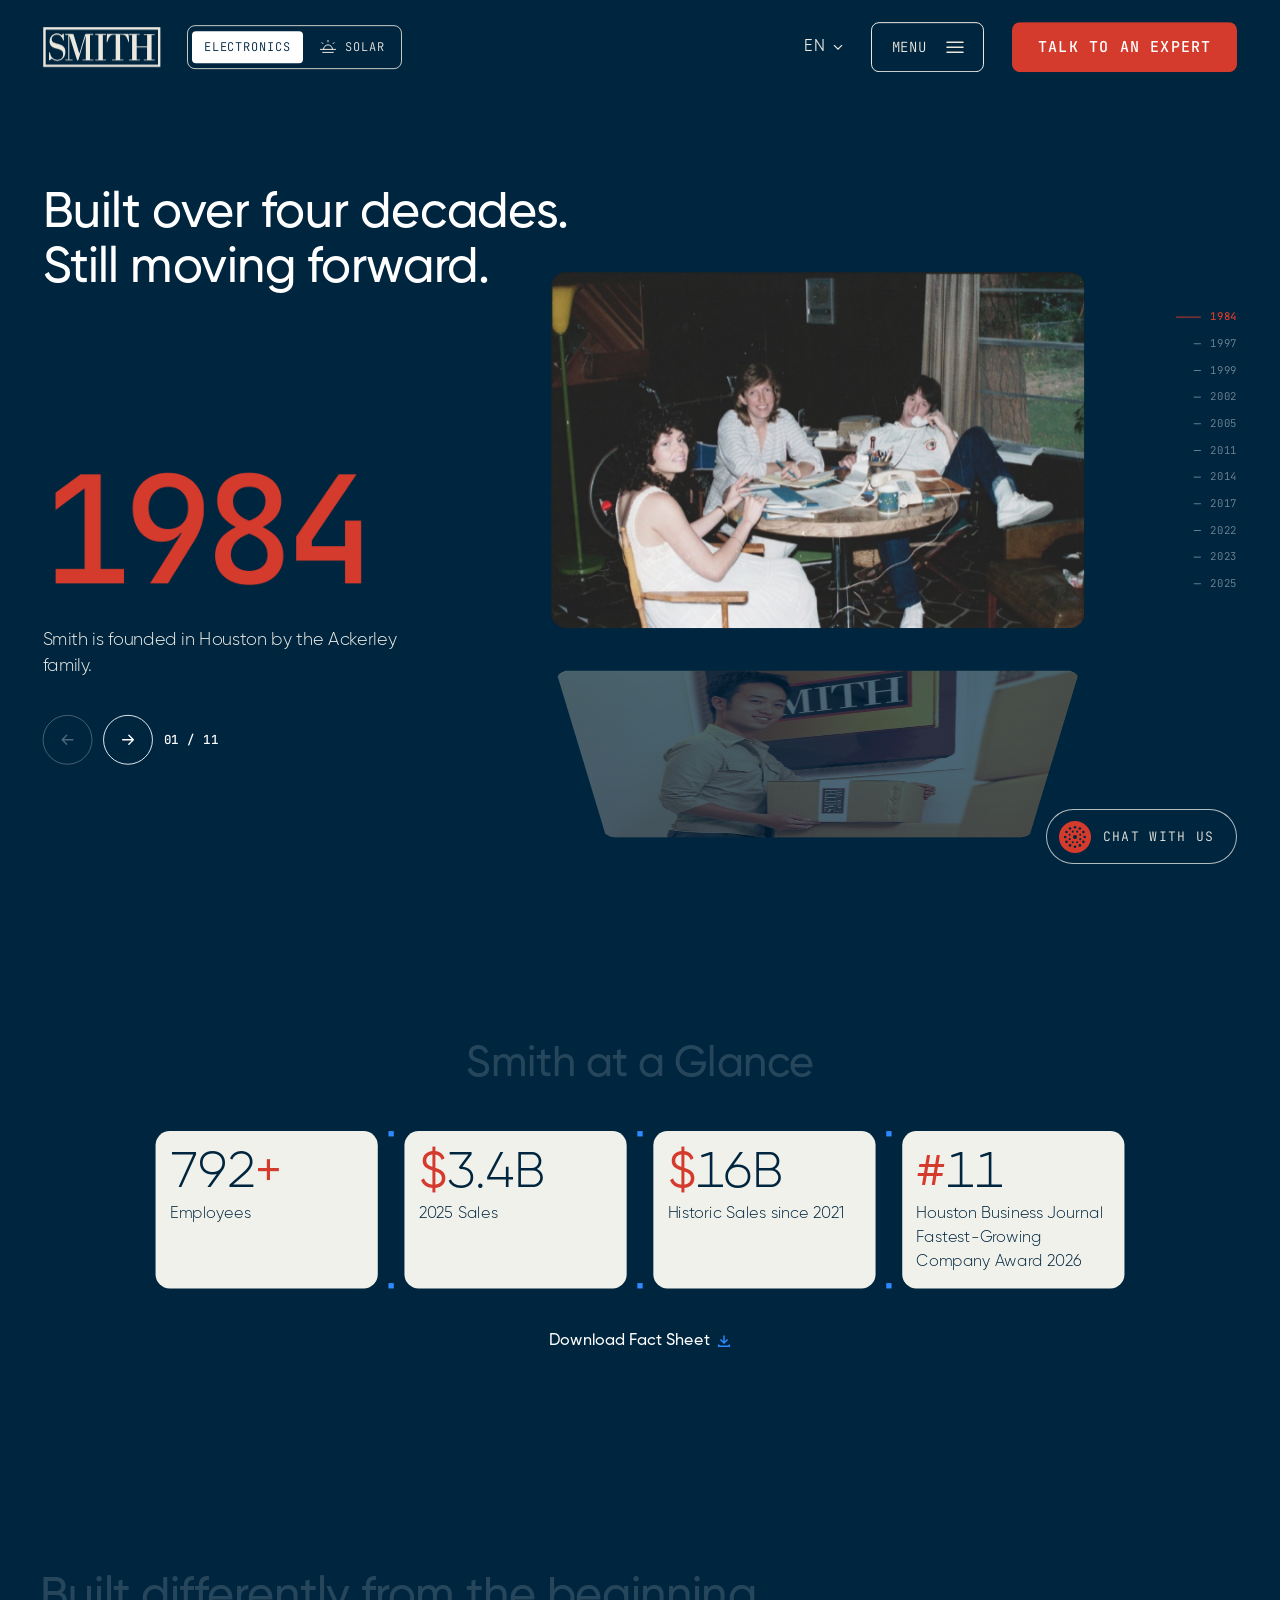
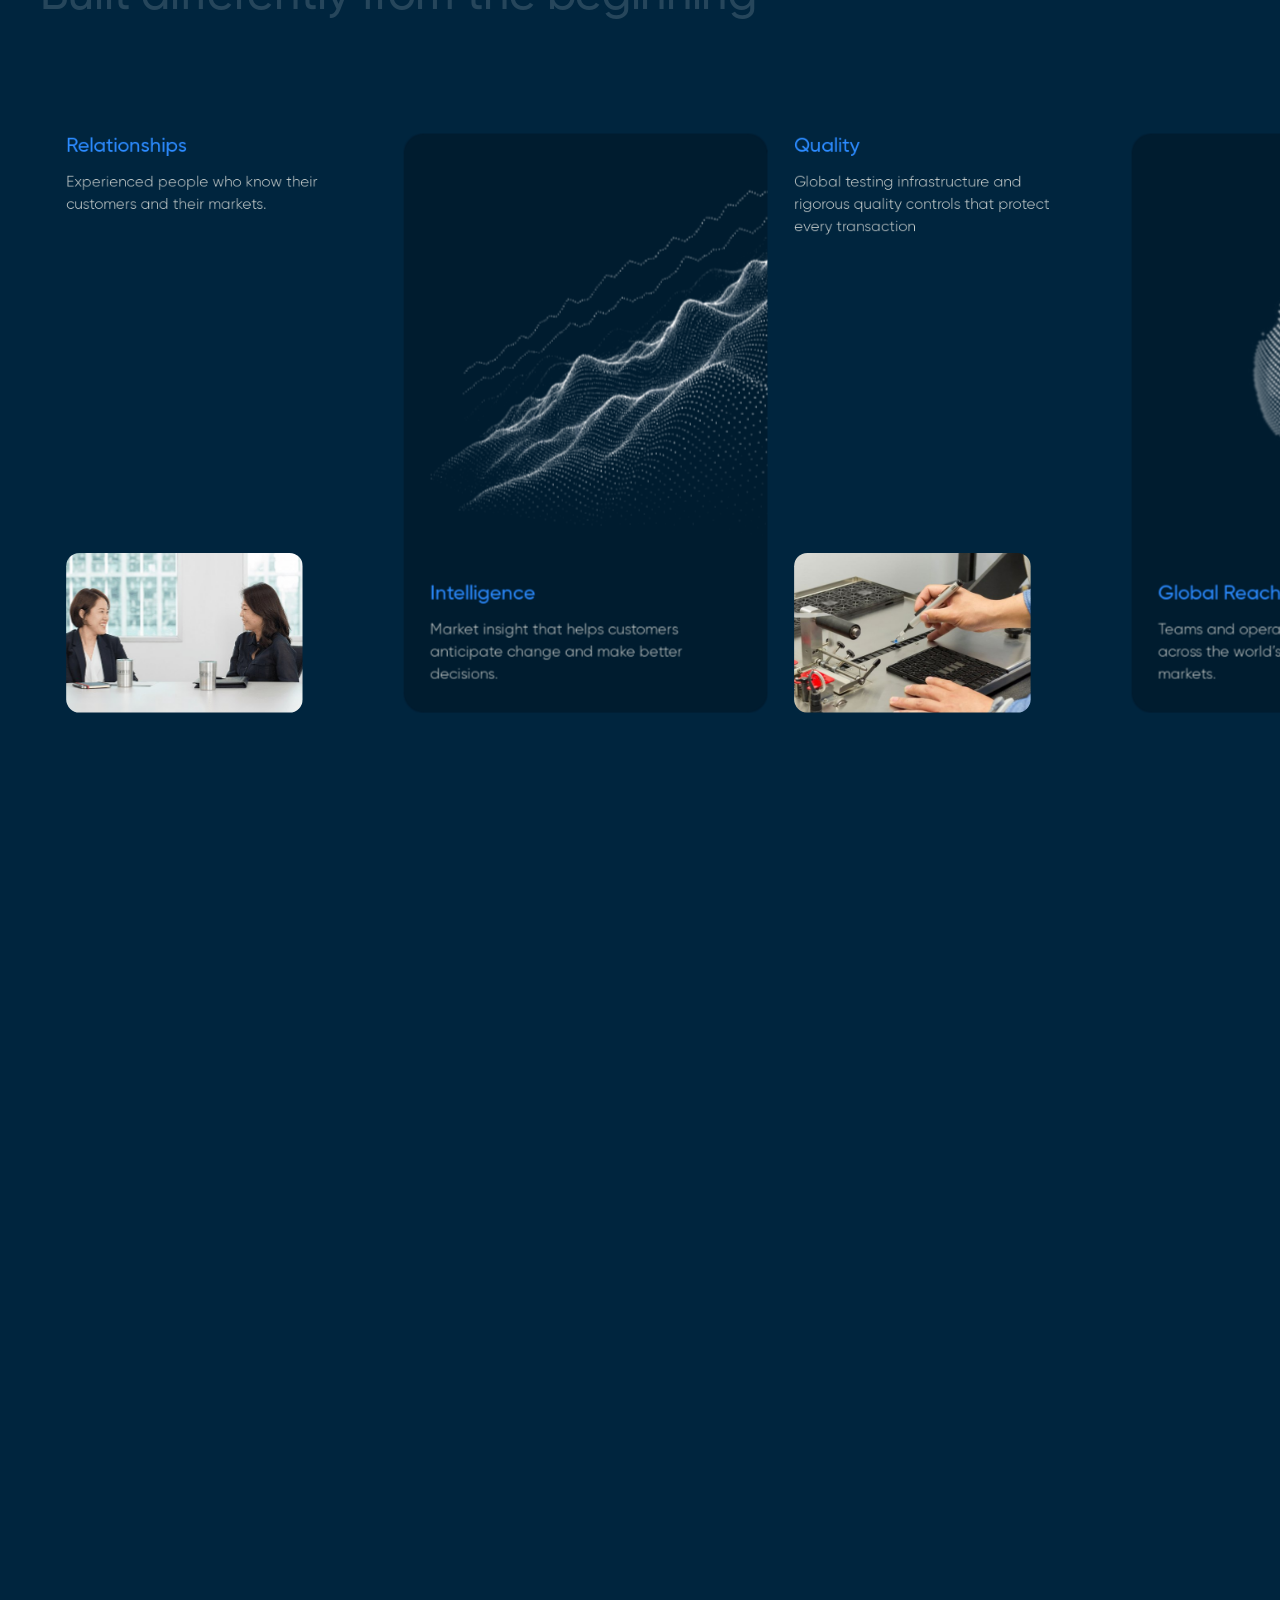
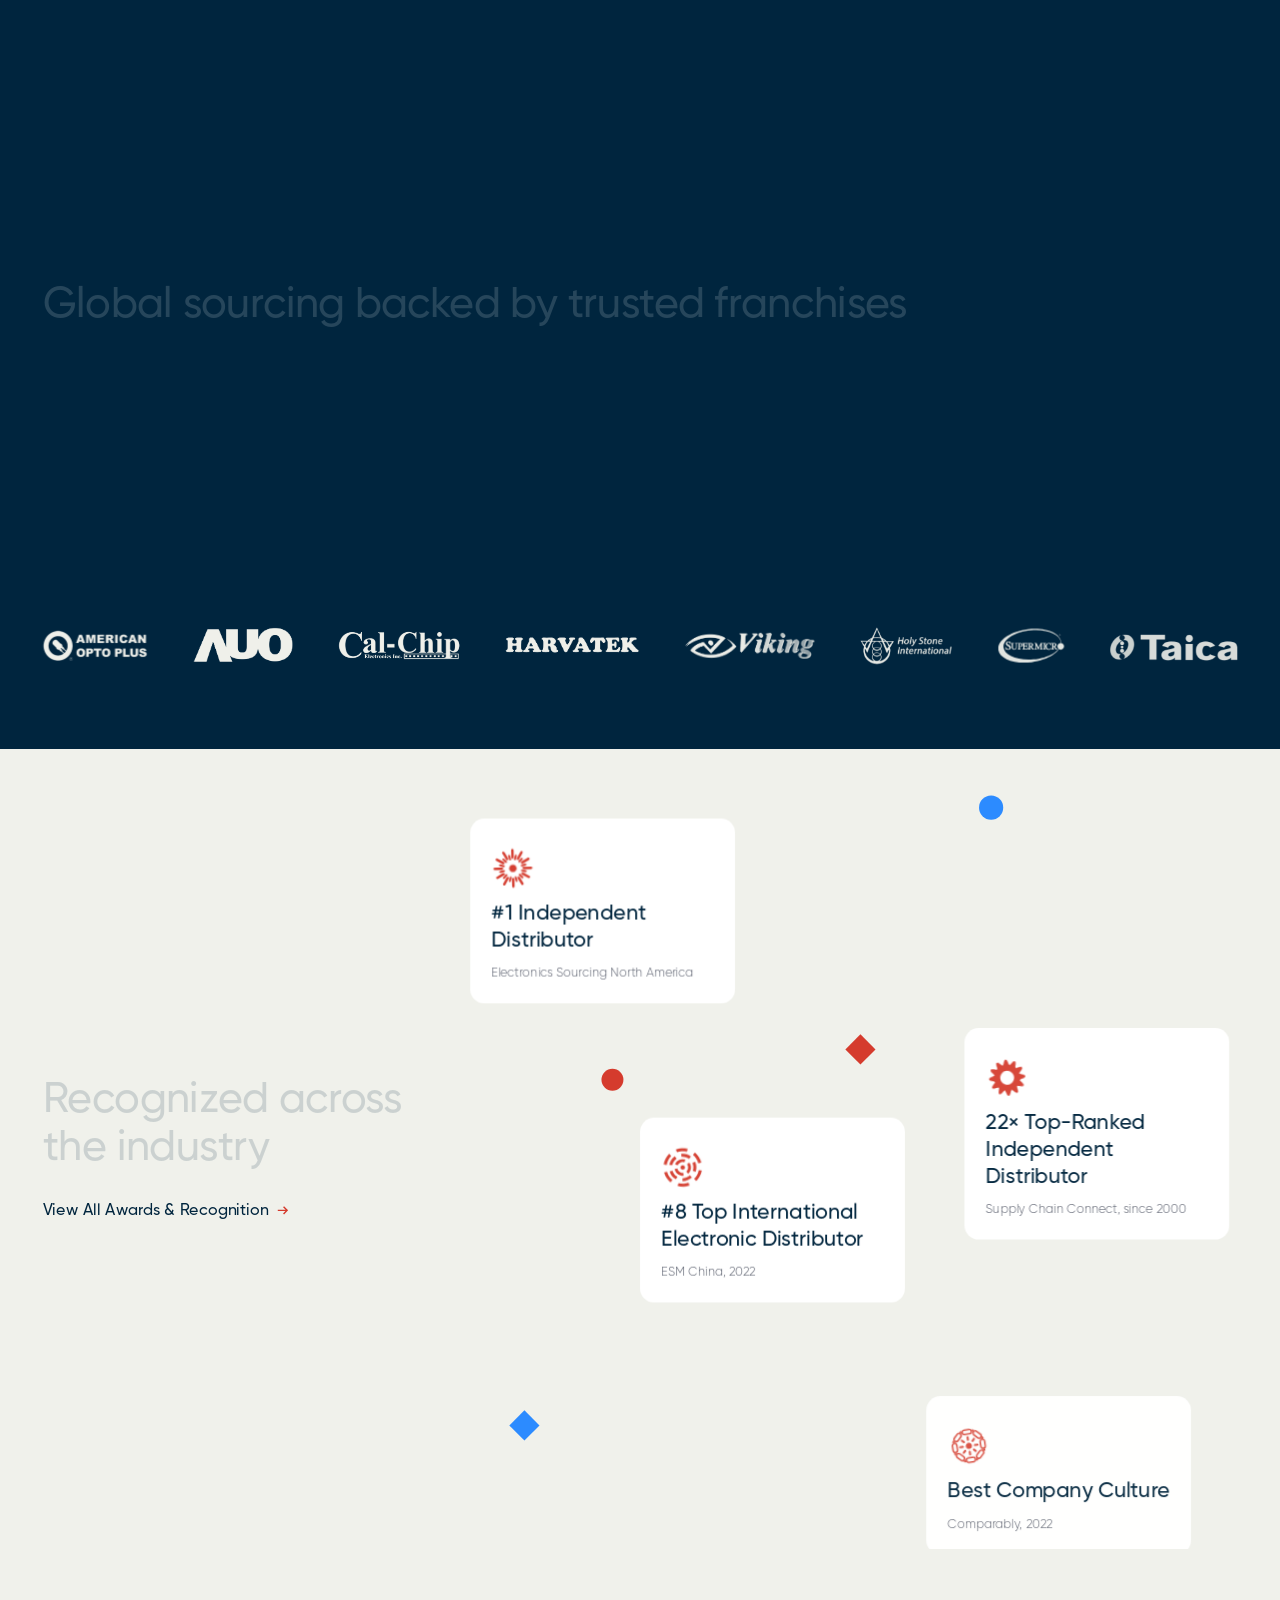
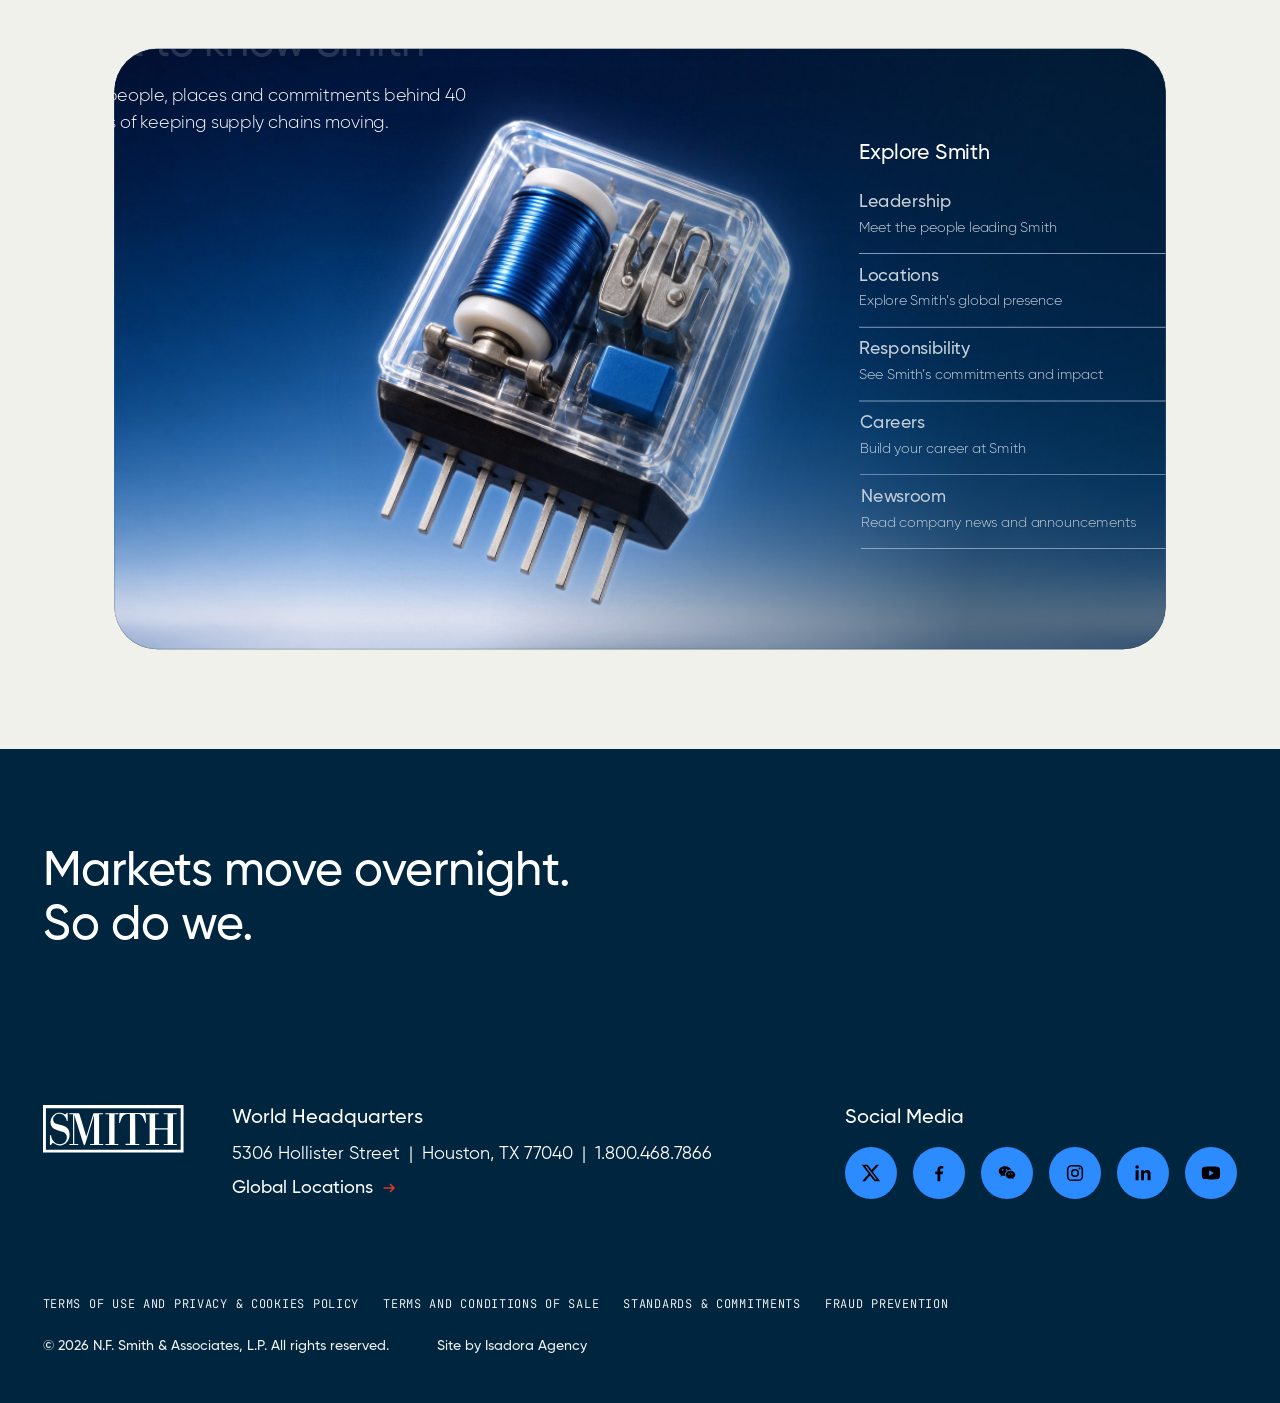
<file: company/about-v2/index.html>
<!doctype html>
<html lang="en">
<head>
  <meta charset="utf-8" />
  <script>document.documentElement.classList.add("js")</script>
  <meta name="robots" content="noindex, nofollow" />
  <meta name="viewport" content="width=device-width, initial-scale=1" />
  <title>About Smith (v2) — Smith</title>

  <link rel="preconnect" href="https://fonts.googleapis.com" />
  <link rel="preconnect" href="https://fonts.gstatic.com" crossorigin />
  <link href="https://fonts.googleapis.com/css2?family=JetBrains+Mono:wght@400;500&display=swap" rel="stylesheet" />
  <link rel="preload" href="../../assets/fonts/Gilroy-Regular.woff2" as="font" type="font/woff2" crossorigin />
  <link rel="preload" href="../../assets/fonts/Gilroy-Medium.woff2" as="font" type="font/woff2" crossorigin />

  <link rel="stylesheet" href="../../vendor/lenis.css" />
  <link rel="stylesheet" href="../../css/style.css?v=53" />
  <link rel="stylesheet" href="../../css/about-v2.css?v=11" />
</head>
<body class="page-about">

  <!-- shared icon sprite -->
  <svg width="0" height="0" style="position:absolute" aria-hidden="true">
    <symbol id="i-arrow" viewBox="0 0 16 16"><path d="M2.5 8h10.5M9 4l4 4-4 4" fill="none" stroke="currentColor" stroke-width="1.6"/></symbol>
    <symbol id="i-mark" viewBox="0 0 24 24" fill="currentColor"><circle cx="12" cy="2.2" r="1.3"/><circle cx="16.85" cy="3.5" r="1.3"/><circle cx="20.4" cy="7.05" r="1.3"/><circle cx="21.7" cy="12" r="1.3"/><circle cx="20.4" cy="16.85" r="1.3"/><circle cx="16.85" cy="20.4" r="1.3"/><circle cx="12" cy="21.7" r="1.3"/><circle cx="7.05" cy="20.4" r="1.3"/><circle cx="3.5" cy="16.85" r="1.3"/><circle cx="2.2" cy="12" r="1.3"/><circle cx="3.5" cy="7.05" r="1.3"/><circle cx="7.05" cy="3.5" r="1.3"/><circle cx="14.15" cy="6.65" r="1.05"/><circle cx="17.25" cy="9.75" r="1.05"/><circle cx="17.25" cy="14.15" r="1.05"/><circle cx="14.15" cy="17.25" r="1.05"/><circle cx="9.75" cy="17.25" r="1.05"/><circle cx="6.65" cy="14.15" r="1.05"/><circle cx="6.65" cy="9.75" r="1.05"/><circle cx="9.75" cy="6.65" r="1.05"/><circle cx="12" cy="12" r="2"/></symbol>
    <symbol id="i-chart" viewBox="0 0 24 24"><path d="M21 21H6.2c-1.1 0-1.7 0-2.1-.2a2 2 0 0 1-.9-.9C3 19.5 3 18.9 3 17.8V3m18 4-5.4 5.4c-.2.2-.3.3-.4.3h-.4c-.1 0-.2-.1-.4-.3l-1.9-1.9c-.2-.2-.3-.3-.4-.3h-.4c-.1 0-.2.1-.4.3L7 15m14-8h-4m4 0v4" fill="none" stroke="currentColor" stroke-width="2" stroke-linecap="round" stroke-linejoin="round"/></symbol>
  </svg>

  <!-- =====================================================
       HEADER — fixed nav (Nav Bar AA) + live market ticker
       ===================================================== -->
  <header class="header">
    <div class="nav">
      <div class="nav__brand">
        <a href="../../" class="logo" aria-label="Smith home"><img src="../../assets/img/logo.svg" alt="Smith" width="120" height="41" /></a>
        <nav class="switch" aria-label="Business unit">
          <a class="switch__btn is-active" href="../../" aria-current="page">Electronics</a>
          <a class="switch__btn" href="https://isadoraagency.github.io/smith-solar/" data-site-switch>
            <!-- sun icon, from the Smith Solar nav toggle -->
            <svg class="switch__icon" width="18" height="18" viewBox="0 0 18 18" fill="none" aria-hidden="true"><path d="M9 2.25V3.75M3.98559 5.48559L2.92493 4.42493M14.0143 5.48559L15.075 4.42493M4.5 11.25C4.5 8.76472 6.51472 6.75 9 6.75C11.4853 6.75 13.5 8.76472 13.5 11.25M4.5 11.25H13.5M4.5 11.25H1.5M13.5 11.25H16.5M14.25 14.25H3.75" stroke="currentColor" stroke-linecap="round" stroke-linejoin="round"/></svg>
            Solar
          </a>
        </nav>
      </div>

      <div class="nav__right">
        <button type="button" class="nav__lang">EN <svg width="10" height="6" viewBox="0 0 10 6" fill="none" stroke="currentColor" stroke-width="1.3" aria-hidden="true"><path d="m1 1 4 4 4-4"/></svg></button>
        <button type="button" class="menu-btn" id="menuBtn" aria-expanded="false" aria-controls="siteMenu"><span class="menu-btn__label">Menu</span><svg class="menu-btn__open" width="24" height="24" viewBox="0 0 24 24" fill="none" stroke="currentColor" stroke-width="1.5" stroke-linecap="round" aria-hidden="true"><path d="M4 7h16M4 12h16M4 17h16"/></svg><svg class="menu-btn__close" width="24" height="24" viewBox="0 0 24 24" fill="none" stroke="currentColor" stroke-width="1.6" stroke-linecap="round" aria-hidden="true"><path d="M6 6l12 12M18 6 6 18"/></svg></button>
        <a href="#contact" class="cta">Talk to an Expert</a>
      </div>
    </div>

    <!-- full-screen menu (sm-nav-desktop v2, state=open) — js/nav-menu.js -->
    <div class="site-menu" id="siteMenu" role="dialog" aria-modal="true" aria-label="Menu" hidden data-lenis-prevent>
      <div class="site-menu__inner">
        <ul class="site-menu__primary" aria-label="Menu">
            <li><button type="button" class="site-menu__item" data-panel="services" aria-controls="panel-services">Services<svg class="site-menu__arrow" viewBox="0 0 20 20" aria-hidden="true"><path d="M4 10h12M11 5l5 5-5 5"/></svg></button></li>
            <li><a href="#" class="site-menu__item">Products<svg class="site-menu__arrow" viewBox="0 0 20 20" aria-hidden="true"><path d="M4 10h12M11 5l5 5-5 5"/></svg></a></li>
            <li><button type="button" class="site-menu__item" data-panel="industries" aria-controls="panel-industries">Industries<svg class="site-menu__arrow" viewBox="0 0 20 20" aria-hidden="true"><path d="M4 10h12M11 5l5 5-5 5"/></svg></button></li>
            <li><a href="#" class="site-menu__item">Quality<svg class="site-menu__arrow" viewBox="0 0 20 20" aria-hidden="true"><path d="M4 10h12M11 5l5 5-5 5"/></svg></a></li>
            <li><a href="#" class="site-menu__item">Market Intelligence<svg class="site-menu__arrow" viewBox="0 0 20 20" aria-hidden="true"><path d="M4 10h12M11 5l5 5-5 5"/></svg></a></li>
            <li><button type="button" class="site-menu__item is-current" data-panel="company" aria-controls="panel-company">Company<svg class="site-menu__arrow" viewBox="0 0 20 20" aria-hidden="true"><path d="M4 10h12M11 5l5 5-5 5"/></svg></button></li>
            <li class="site-menu__login-row"><a href="#" class="site-menu__login"><svg class="site-menu__user" viewBox="0 0 24 24" fill="none" stroke="currentColor" stroke-width="1.3" aria-hidden="true"><circle cx="12" cy="8" r="4.2"/><path d="M4 21c.8-4.2 4-6.5 8-6.5s7.2 2.3 8 6.5"/></svg><span>Log in</span></a></li>
        </ul>
        <div class="site-menu__panels">
          <div class="site-menu__panel" id="panel-services" data-panel="services" hidden>
            <p class="site-menu__title">Services</p>
            <ul><li><a href="../../services/procurement-v3/">Procurement<svg class="site-menu__arrow" viewBox="0 0 20 20" aria-hidden="true"><path d="M4 10h12M11 5l5 5-5 5"/></svg></a></li><li><a href="#">Supply Chain<svg class="site-menu__arrow" viewBox="0 0 20 20" aria-hidden="true"><path d="M4 10h12M11 5l5 5-5 5"/></svg></a></li><li><a href="#">Operational Capabilities<svg class="site-menu__arrow" viewBox="0 0 20 20" aria-hidden="true"><path d="M4 10h12M11 5l5 5-5 5"/></svg></a></li></ul>
          </div>
          <div class="site-menu__panel site-menu__panel--cols" id="panel-industries" data-panel="industries" hidden>
            <p class="site-menu__title">Industries</p>
            <ul><li><a href="../../industries/aerospace-defense/">Aerospace &amp; Defense<svg class="site-menu__arrow" viewBox="0 0 20 20" aria-hidden="true"><path d="M4 10h12M11 5l5 5-5 5"/></svg></a></li><li><a href="#">Automation<svg class="site-menu__arrow" viewBox="0 0 20 20" aria-hidden="true"><path d="M4 10h12M11 5l5 5-5 5"/></svg></a></li><li><a href="#">Automotive<svg class="site-menu__arrow" viewBox="0 0 20 20" aria-hidden="true"><path d="M4 10h12M11 5l5 5-5 5"/></svg></a></li><li><a href="#">Computing<svg class="site-menu__arrow" viewBox="0 0 20 20" aria-hidden="true"><path d="M4 10h12M11 5l5 5-5 5"/></svg></a></li><li><a href="#">Consumer Electronics<svg class="site-menu__arrow" viewBox="0 0 20 20" aria-hidden="true"><path d="M4 10h12M11 5l5 5-5 5"/></svg></a></li><li><a href="#">Data Centers<svg class="site-menu__arrow" viewBox="0 0 20 20" aria-hidden="true"><path d="M4 10h12M11 5l5 5-5 5"/></svg></a></li><li><a href="#">E-Commerce<svg class="site-menu__arrow" viewBox="0 0 20 20" aria-hidden="true"><path d="M4 10h12M11 5l5 5-5 5"/></svg></a></li><li><a href="#">Education<svg class="site-menu__arrow" viewBox="0 0 20 20" aria-hidden="true"><path d="M4 10h12M11 5l5 5-5 5"/></svg></a></li><li><a href="#">Gaming<svg class="site-menu__arrow" viewBox="0 0 20 20" aria-hidden="true"><path d="M4 10h12M11 5l5 5-5 5"/></svg></a></li><li><a href="#">IoT<svg class="site-menu__arrow" viewBox="0 0 20 20" aria-hidden="true"><path d="M4 10h12M11 5l5 5-5 5"/></svg></a></li><li><a href="#">Medical<svg class="site-menu__arrow" viewBox="0 0 20 20" aria-hidden="true"><path d="M4 10h12M11 5l5 5-5 5"/></svg></a></li><li><a href="#">Oil &amp; Gas<svg class="site-menu__arrow" viewBox="0 0 20 20" aria-hidden="true"><path d="M4 10h12M11 5l5 5-5 5"/></svg></a></li></ul>
          </div>
          <div class="site-menu__panel site-menu__panel--groups" id="panel-company" data-panel="company" hidden>
            <p class="site-menu__title">Company</p>
            <div class="site-menu__groups">
              <div class="site-menu__group"><p class="site-menu__group-title">About Us</p><ul><li><a href="../../company/about-v2/" aria-current="page">Smith Advantage<svg class="site-menu__arrow" viewBox="0 0 20 20" aria-hidden="true"><path d="M4 10h12M11 5l5 5-5 5"/></svg></a></li><li><a href="#">Leadership<svg class="site-menu__arrow" viewBox="0 0 20 20" aria-hidden="true"><path d="M4 10h12M11 5l5 5-5 5"/></svg></a></li><li><a href="#">Locations<svg class="site-menu__arrow" viewBox="0 0 20 20" aria-hidden="true"><path d="M4 10h12M11 5l5 5-5 5"/></svg></a></li><li><a href="#">Careers<svg class="site-menu__arrow" viewBox="0 0 20 20" aria-hidden="true"><path d="M4 10h12M11 5l5 5-5 5"/></svg></a></li><li><a href="#">Newsroom<svg class="site-menu__arrow" viewBox="0 0 20 20" aria-hidden="true"><path d="M4 10h12M11 5l5 5-5 5"/></svg></a></li></ul></div>
              <div class="site-menu__group"><p class="site-menu__group-title">Our Values</p><ul><li><a href="#">Corporate Social Responsibility<svg class="site-menu__arrow" viewBox="0 0 20 20" aria-hidden="true"><path d="M4 10h12M11 5l5 5-5 5"/></svg></a></li><li><a href="#">Sustainability<svg class="site-menu__arrow" viewBox="0 0 20 20" aria-hidden="true"><path d="M4 10h12M11 5l5 5-5 5"/></svg></a></li><li><a href="#">Structure &amp; Finance<svg class="site-menu__arrow" viewBox="0 0 20 20" aria-hidden="true"><path d="M4 10h12M11 5l5 5-5 5"/></svg></a></li></ul></div>
            </div>
          </div>
        </div>
      </div>
    </div>
  </header>

  <main id="main">
    <!-- =====================================================
         1. HERO + TIMELINE (sm-module--hero, 2994:12561)
         Pinned: scroll or drag rolls the photo drum through the
         years, the year rolls like an odometer, the index on the
         right and the arrows jump to any year.
         ===================================================== -->
    <section class="scene dp" id="top" data-nav="dark" aria-roledescription="carousel" aria-label="Smith timeline">
      <div class="canvas">
        <h1 class="dp__title" id="heroTitle">Built over four decades.<br />Still moving forward.</h1>
        <div class="dp__info">
          <p class="dp__year odo" id="dpYear" aria-hidden="true"><span class="odo__col"><span class="odo__strip"><span>0</span><span>1</span><span>2</span><span>3</span><span>4</span><span>5</span><span>6</span><span>7</span><span>8</span><span>9</span></span></span><span class="odo__col"><span class="odo__strip"><span>0</span><span>1</span><span>2</span><span>3</span><span>4</span><span>5</span><span>6</span><span>7</span><span>8</span><span>9</span></span></span><span class="odo__col"><span class="odo__strip"><span>0</span><span>1</span><span>2</span><span>3</span><span>4</span><span>5</span><span>6</span><span>7</span><span>8</span><span>9</span></span></span><span class="odo__col"><span class="odo__strip"><span>0</span><span>1</span><span>2</span><span>3</span><span>4</span><span>5</span><span>6</span><span>7</span><span>8</span><span>9</span></span></span></p>
          <p class="dp__text" id="dpText" aria-live="polite">Smith is founded in Houston by the Ackerley family.</p>
          <div class="dp__controls">
            <button type="button" class="dp__btn dp__btn--prev" id="tlPrev" aria-label="Previous year" disabled><svg viewBox="0 0 20 20" aria-hidden="true"><path d="M4 10h12M11 5l5 5-5 5"/></svg></button>
            <button type="button" class="dp__btn" id="tlNext" aria-label="Next year"><svg viewBox="0 0 20 20" aria-hidden="true"><path d="M4 10h12M11 5l5 5-5 5"/></svg></button>
            <p class="dp__count"><span id="tlNow">01</span> / 11</p>
          </div>
        </div>
        <div class="dp__stage" id="dpStage">
          <ol class="dp__stack" id="dpStack">
            <li class="dp-slide"><img src="../../assets/img/about/1984.jpg" alt="Smith in 1984" draggable="false" /></li>
            <li class="dp-slide"><img src="../../assets/img/about/1997.jpg" alt="Smith in 1997" draggable="false" /></li>
            <li class="dp-slide"><img src="../../assets/img/about/1999.jpg" alt="Smith in 1999" loading="lazy" draggable="false" /></li>
            <li class="dp-slide"><img src="../../assets/img/about/2002.jpg" alt="Smith in 2002" loading="lazy" draggable="false" /></li>
            <li class="dp-slide"><img src="../../assets/img/about/2005.jpg" alt="Smith in 2005" loading="lazy" draggable="false" /></li>
            <li class="dp-slide"><img src="../../assets/img/about/2011.jpg" alt="Smith in 2011" loading="lazy" draggable="false" /></li>
            <li class="dp-slide"><img src="../../assets/img/about/2014.jpg" alt="Smith in 2014" loading="lazy" draggable="false" /></li>
            <li class="dp-slide"><img src="../../assets/img/about/2017.jpg" alt="Smith in 2017" loading="lazy" draggable="false" /></li>
            <li class="dp-slide"><img src="../../assets/img/about/2022.jpg" alt="Smith in 2022" loading="lazy" draggable="false" /></li>
            <li class="dp-slide"><img src="../../assets/img/about/2023.jpg" alt="Smith in 2023" loading="lazy" draggable="false" /></li>
            <li class="dp-slide"><img src="../../assets/img/about/2025.jpg" alt="Smith in 2025" loading="lazy" draggable="false" /></li>
          </ol>
        </div>
        <nav class="dp-index" aria-label="Timeline years">
          <ol>
            <li class="dp-index__item is-active"><button type="button" aria-label="Go to 1984"><i></i>1984</button></li>
            <li class="dp-index__item"><button type="button" aria-label="Go to 1997"><i></i>1997</button></li>
            <li class="dp-index__item"><button type="button" aria-label="Go to 1999"><i></i>1999</button></li>
            <li class="dp-index__item"><button type="button" aria-label="Go to 2002"><i></i>2002</button></li>
            <li class="dp-index__item"><button type="button" aria-label="Go to 2005"><i></i>2005</button></li>
            <li class="dp-index__item"><button type="button" aria-label="Go to 2011"><i></i>2011</button></li>
            <li class="dp-index__item"><button type="button" aria-label="Go to 2014"><i></i>2014</button></li>
            <li class="dp-index__item"><button type="button" aria-label="Go to 2017"><i></i>2017</button></li>
            <li class="dp-index__item"><button type="button" aria-label="Go to 2022"><i></i>2022</button></li>
            <li class="dp-index__item"><button type="button" aria-label="Go to 2023"><i></i>2023</button></li>
            <li class="dp-index__item"><button type="button" aria-label="Go to 2025"><i></i>2025</button></li>
          </ol>
        </nav>
        <div hidden><template>Smith is founded in Houston by the Ackerley family.</template><template>Smith opens a sales and distribution hub in Hong Kong.</template><template>Smith opens a sales and distribution hub in Amsterdam.</template><template>Smith earns ISO 9001 certification.</template><template>Smith’s sales exceed $500 million.</template><template>Smith completes a green renovation of its Houston headquarters.</template><template>A new 57,000 sq. ft. Houston operational hub extends service capabilities.</template><template>Smith’s sales exceed $1 billion.</template><template>Smith’s sales exceed $4 billion.</template><template>Smith opens its fifth distribution hub, in Singapore.</template><template>With 800 employees worldwide, Smith is the leading independent distributor of electronic components.</template></div>
      </div>
    </section>

    <!-- =====================================================
         2. SMITH AT A GLANCE (sm-module--global-reach, 3001:13951)
         ===================================================== -->
    <section class="frame glance" data-nav="dark" style="--fh:666">
      <div class="frame__canvas">
        <h2 class="t-h2 glance__title" id="glanceTitle">Smith at a Glance</h2>
        <ul class="glance__stats">
          <li class="stat"><p class="stat__value" data-count="800" data-pre="" data-post="+">800<b>+</b></p><p class="stat__label">Employees</p></li>
          <li class="stat"><p class="stat__value" data-count="3.4" data-pre="$" data-post="B"><b>$</b>3.4B</p><p class="stat__label">2025 Sales</p></li>
          <li class="stat"><p class="stat__value" data-count="16" data-pre="$" data-post="B"><b>$</b>16B</p><p class="stat__label">Historic Sales since 2021</p></li>
          <li class="stat"><p class="stat__value" data-count="11" data-pre="#" data-post=""><b>#</b>11</p><p class="stat__label">Houston Business Journal Fastest-Growing Company Award 2026</p></li>
        </ul>
        <a href="#" class="link glance__link">Download Fact Sheet <svg viewBox="0 0 16 16" aria-hidden="true"><path d="M8 2v8.5M4 6.5l4 4 4-4M2 12v2h12v-2" fill="none" stroke="currentColor" stroke-width="1.6"/></svg></a>
      </div>
    </section>

    <!-- =====================================================
         3. BUILT DIFFERENTLY (3001:14938) — pinned; the strip of
         five pillars scrolls sideways under the title
         ===================================================== -->
    <section class="frame proven" id="advantage" data-nav="dark" style="--fh:1088">
      <div class="frame__canvas">
        <h2 class="proven__title" id="builtTitle">Built differently from the beginning</h2>
        <div class="proven__track" id="provenTrack">
          <article class="pcol">
            <div class="pcol__entry"><h3 class="pcol__title">Relationships</h3><p class="pcol__text">Experienced people who know their customers and their markets.</p></div>
            <figure class="pcol__photo"><img src="../../assets/img/about-v2/relationships-2.jpg" alt="Two Smith colleagues in conversation at a meeting table" loading="lazy" /></figure>
          </article>
          <article class="pcol pcol--card">
            <img class="pcol__dots" src="../../assets/img/about-v2/intelligence-dots.jpg" alt="" loading="lazy" />
            <div class="pcol__entry pcol__entry--bottom"><h3 class="pcol__title">Intelligence</h3><p class="pcol__text">Market insight that helps customers anticipate change and make better decisions.</p></div>
          </article>
          <article class="pcol">
            <div class="pcol__entry"><h3 class="pcol__title">Quality</h3><p class="pcol__text">Global testing infrastructure and rigorous quality controls that protect every transaction</p></div>
            <figure class="pcol__photo"><img src="../../assets/img/about-v2/quality-2.jpg" alt="A Smith technician testing components at a test fixture" loading="lazy" /></figure>
          </article>
          <article class="pcol pcol--card">
            <img class="pcol__dots pcol__dots--globe" src="../../assets/img/about-v2/globe-dots.jpg" alt="" loading="lazy" />
            <div class="pcol__entry pcol__entry--bottom"><h3 class="pcol__title">Global Reach</h3><p class="pcol__text">Teams and operational capabilities across the world’s major electronics markets.</p></div>
          </article>
          <article class="pcol">
            <div class="pcol__entry"><h3 class="pcol__title">Stability</h3><p class="pcol__text">Privately held, financially strong, and built to make decisions for the long term.</p></div>
            <figure class="pcol__photo"><img src="../../assets/img/about-v2/stability-2.jpg" alt="Two Smith colleagues talking in the office" loading="lazy" /></figure>
          </article>
        </div>
      </div>
    </section>

    <!-- =====================================================
         4. FRANCHISES (sm-module--franchises, 2994:12757)
         ===================================================== -->
    <section class="frame franchises" data-nav="dark" style="--fh:622">
      <div class="frame__canvas">
        <h2 class="t-h2 franchises__title" id="franTitle">Global sourcing backed by trusted franchises</h2>
        <ul class="logo-belt">
          <li><img src="../../assets/img/about-v2/logos/american-opto-plus.png" alt="American Opto Plus" style="width:119px;height:36px" /></li>
          <li><img src="../../assets/img/about-v2/logos/au-optronics.png" alt="AU Optronics" style="width:111px;height:39px" /></li>
          <li><img src="../../assets/img/about-v2/logos/cal-chip.png" alt="Cal-Chip Electronics" style="width:137px;height:31px" /></li>
          <li><img src="../../assets/img/about-v2/logos/harvatek.png" alt="Harvatek" style="width:150px;height:19px" /></li>
          <li><img src="../../assets/img/about-v2/logos/viking.png" alt="Viking Tech America" style="width:147px;height:29px" /></li>
          <li><img src="../../assets/img/about-v2/logos/holy-stone.png" alt="Holy Stone International" style="width:103px;height:42px" /></li>
          <li><img src="../../assets/img/about-v2/logos/super-micro.svg" alt="Super Micro Computer" style="width:75px;height:40px" /></li>
          <li><img src="../../assets/img/about-v2/logos/taica.png" alt="Taica" style="width:143px;height:30px" /></li>
        </ul>
      </div>
    </section>

    <!-- =====================================================
         5. RECOGNITION (sm-module--about, 3001:14556) — the award
         cards hang off routes that draw themselves in
         ===================================================== -->
    <section class="frame recog" data-nav="light" style="--fh:900">
      <div class="frame__canvas">
        <svg class="recog__lines" viewBox="0 0 1440 900" aria-hidden="true">
          <g transform="translate(573 0)">
            <path class="recog__route" d="M697.746 -421L697.746 -279.416C697.746 -250.694 682.423 -224.153 657.549 -209.792C651.464 -206.279 644.946 -203.579 638.159 -201.761L591.746 -189.324C562.559 -181.504 542.281 -155.031 542.332 -124.815L542.898 211.566C542.949 241.804 563.277 268.249 592.485 276.076L649.121 291.251C678.238 299.053 698.485 325.439 698.485 355.583L698.485 1349"/>
            <path class="recog__route" d="M542.3 -15L542.3 140.99C542.3 168.529 528.358 194.195 505.257 209.185C498.812 213.367 491.806 216.615 484.448 218.83L441.89 231.647C414.062 240.027 395.03 265.674 395.073 294.737L395.626 664.03C395.67 693.111 414.744 718.735 442.589 727.12L496.24 743.277C524 751.636 543 777.202 543 806.193L543 1543"/>
            <path class="recog__route" d="M115.533 1169L115.533 1011.17C115.533 991.894 107.465 973.499 93.2861 960.442C87.5175 955.13 80.8851 950.842 73.6743 947.76L49.0447 937.235C30.2159 929.188 18.0101 910.677 18.0317 890.201L18.4238 518.688C18.4454 498.204 30.672 479.704 49.508 471.655L85.0331 456.473C103.814 448.447 115.996 429.993 115.996 409.569L115.996 -295"/>
            <rect class="recog__node" x="394.973" y="321" width="24" height="24" transform="rotate(45 394.973 321)" fill="#D53B2D"/>
            <rect class="recog__node" x="16.9688" y="744" width="24" height="24" transform="rotate(45 16.9688 744)" fill="#2C8BFF"/>
          </g>
          <circle class="recog__node" cx="689" cy="372" r="12" fill="#D53B2D"/>
          <circle class="recog__node" cx="1115" cy="66" r="12" fill="#2C8BFF"/>
        </svg>
        <div class="recog__intro">
          <h2 class="t-h2 recog__title" id="recogTitle">Recognized across the industry</h2>
          <a href="#" class="link recog__all">View All Awards &amp; Recognition <svg aria-hidden="true"><use href="#i-arrow"/></svg></a>
        </div>
        <ul class="awards">
          <li class="award" style="left:529px;top:78px"><img class="award__icon" src="../../assets/img/about/icon-sun.svg" width="48" height="48" alt="" /><h3 class="award__title">#1 Independent Distributor</h3><p class="award__meta">Electronics Sourcing North America</p></li>
          <li class="award" style="left:720px;top:414px"><img class="award__icon" src="../../assets/img/about/icon-radar.svg" width="48" height="48" alt="" /><h3 class="award__title">#8 Top International Electronic Distributor</h3><p class="award__meta">ESM China, 2022</p></li>
          <li class="award" style="left:1085px;top:312px"><img class="award__icon" src="../../assets/img/about/icon-flower.svg" width="48" height="48" alt="" /><h3 class="award__title">22× Top-Ranked Independent Distributor</h3><p class="award__meta">Supply Chain Connect, since 2000</p></li>
          <li class="award" style="left:1042px;top:724px"><img class="award__icon" src="../../assets/img/about/icon-hub.svg" width="48" height="48" alt="" /><h3 class="award__title">Best Company Culture</h3><p class="award__meta">Comparably, 2022</p></li>
        </ul>
      </div>
    </section>

    <!-- =====================================================
         6. EXPERIENCE + EXPLORE (sm-module--experience, 3008:4833)
         ===================================================== -->
    <section class="frame exp" data-nav="light" style="--fh:900">
      <div class="frame__canvas">
        <div class="exp__card" data-nav="dark">
          <div class="exp__media"><img src="../../assets/img/about-v2/experience-plate.jpg" alt="" loading="lazy" /></div>
          <!-- the relay floats over the studio backdrop and turns with scroll (CSS 3D standing in for WebGL) -->
          <div class="exp__stage" aria-hidden="true">
            <span class="exp__shadow" id="expShadow"></span>
            <div class="exp__part" id="expPart"><img src="../../assets/img/about-v2/experience-relay.png?v=2" alt="" loading="lazy" /></div>
          </div>
          <h2 class="t-h2 exp__title" id="expTitle">Get to know Smith</h2>
          <p class="exp__sub">The people, places and commitments behind 40 years of keeping supply chains moving.</p>
          <div class="explore">
            <h3 class="explore__title">Explore Smith</h3>
            <ul class="explore__list">
              <li><a href="#" class="xlink"><span class="xlink__title">Leadership</span><span class="xlink__text">Meet the people leading Smith</span><svg aria-hidden="true"><use href="#i-arrow"/></svg></a></li>
              <li><a href="#" class="xlink"><span class="xlink__title">Locations</span><span class="xlink__text">Explore Smith’s global presence</span><svg aria-hidden="true"><use href="#i-arrow"/></svg></a></li>
              <li><a href="#" class="xlink"><span class="xlink__title">Responsibility</span><span class="xlink__text">See Smith’s commitments and impact</span><svg aria-hidden="true"><use href="#i-arrow"/></svg></a></li>
              <li><a href="#" class="xlink"><span class="xlink__title">Careers</span><span class="xlink__text">Build your career at Smith</span><svg aria-hidden="true"><use href="#i-arrow"/></svg></a></li>
              <li><a href="#" class="xlink"><span class="xlink__title">Newsroom</span><span class="xlink__text">Read company news and announcements</span><svg aria-hidden="true"><use href="#i-arrow"/></svg></a></li>
            </ul>
          </div>
        </div>
      </div>
    </section>
    <!-- =====================================================
         FOOTER  (sm-footer)
         ===================================================== -->
    <footer class="footer">
      <div class="footer__cta">
        <p class="footer__quote">Markets move overnight.<br />So do we.</p>

        <!-- one-line circuit, same motif as the About section -->
        <svg class="footer__circuit" viewBox="0 0 1440 80" aria-hidden="true">
          <path class="footer__circuit-line" d="M-10 60 H360 C400 60 405 20 445 20 H980 C1020 20 1025 60 1065 60 H1450" />
          <circle class="marker marker--red" cx="700" cy="20" r="12" />
          <g transform="translate(1250 60) rotate(45)"><rect class="marker marker--blue" x="-8.5" y="-8.5" width="17" height="17" /></g>
          <circle class="marker marker--white" cx="180" cy="60" r="12" />
        </svg>
      </div>

      <div class="footer__info">
        <img class="footer__logo" src="../../assets/img/logo.svg" alt="Smith" width="141" height="48" />
        <div class="footer__address">
          <h3>World Headquarters</h3>
          <p>5306 Hollister Street <span>|</span> Houston, TX 77040 <span>|</span> <a href="tel:18004687866">1.800.468.7866</a></p>
          <a href="#" class="link link--inverse">Global Locations <svg aria-hidden="true"><use href="#i-arrow"/></svg></a>
        </div>
        <div class="footer__social">
          <h3>Social Media</h3>
          <ul>
            <li><a href="#" aria-label="X"><svg viewBox="0 0 22 22" fill="currentColor" aria-hidden="true"><path d="M16.2 2.7H19L12.9 9.7l7.2 9.5h-5.6L10 13.4l-5 5.8H2.1l6.6-7.5-6.9-9h5.8l4 5.3 4.6-5.3Zm-1 14.9h1.6L6.7 4.3H5.1l10.1 13.3Z"/></svg></a></li>
            <li><a href="#" aria-label="Facebook"><svg viewBox="0 0 22 22" fill="currentColor" aria-hidden="true"><path d="M12.3 19.2v-6.9h2.4l.4-2.7h-2.8V7.8c0-.8.3-1.3 1.4-1.3h1.5V4c-.3 0-1.1-.1-2.1-.1-2.2 0-3.6 1.3-3.6 3.7v2H7.3v2.7h2.2v6.9h2.8Z"/></svg></a></li>
            <li><a href="#" aria-label="WeChat"><svg viewBox="0 0 24 24" aria-hidden="true"><path fill="currentColor" d="M9.5 4.5C5.9 4.5 3 6.9 3 9.9c0 1.7.9 3.2 2.4 4.2L4.8 16l2.3-1.2c.7.2 1.5.3 2.4.3l.5-.1a4.6 4.6 0 0 1-.2-1.3c0-3 2.8-5.3 6.3-5.3h.4c-.6-2.2-3.3-3.9-7-3.9z"/><path fill="currentColor" d="M21 13.8c0-2.4-2.4-4.3-5.3-4.3s-5.3 1.9-5.3 4.3 2.4 4.3 5.3 4.3c.6 0 1.2-.1 1.8-.3l1.9 1-.5-1.6c1.3-.8 2.1-2 2.1-3.4z"/><circle cx="7.3" cy="8.6" r=".9" fill="var(--eye)"/><circle cx="11.6" cy="8.6" r=".9" fill="var(--eye)"/><circle cx="14" cy="13" r=".75" fill="var(--eye)"/><circle cx="17.4" cy="13" r=".75" fill="var(--eye)"/></svg></a></li>
            <li><a href="#" aria-label="Instagram"><svg viewBox="0 0 24 24" fill="none" stroke="currentColor" stroke-width="1.7" aria-hidden="true"><rect x="4" y="4" width="16" height="16" rx="4.5"/><circle cx="12" cy="12" r="3.6"/><circle cx="16.9" cy="7.1" r="1" fill="currentColor" stroke="none"/></svg></a></li>
            <li><a href="#" aria-label="LinkedIn"><svg viewBox="0 0 22 22" fill="currentColor" aria-hidden="true"><path d="M6.6 8.2h-3v10.1h3V8.2Z"/><circle cx="5.1" cy="5.05" r="1.75"/><path d="M9.1 8.2h2.8v1.5c.4-.9 1.5-1.8 3.2-1.8 2.9 0 3.5 1.9 3.5 4.4v6h-3v-5.2c0-1.1 0-2.7-1.7-2.7-1.8 0-1.9 1.3-1.9 2.7v5.2H9.1V8.2Z"/></svg></a></li>
            <li><a href="#" aria-label="YouTube"><svg viewBox="0 0 22 22" fill="currentColor" aria-hidden="true"><path d="M19.7 6.5c-.1-.8-.8-1.4-1.6-1.6-1.5-.4-7.2-.4-7.2-.4s-5.6 0-7.1.4c-.8.2-1.5.8-1.7 1.6-.3 1.5-.3 4.4-.3 4.4s0 3 .3 4.4c.2.9.9 1.5 1.7 1.7 1.5.4 7.1.4 7.1.4s5.7 0 7.2-.4c.8-.2 1.5-.8 1.6-1.7.4-1.4.4-4.4.4-4.4s0-2.9-.4-4.4Z"/><path d="m9.1 13.7 4.8-2.7-4.8-2.8v5.5Z" fill="var(--eye)"/></svg></a></li>
          </ul>
        </div>
      </div>

      <div class="footer__legal">
        <ul>
          <li><a href="#">Terms of Use and Privacy &amp; Cookies Policy</a></li>
          <li><a href="#">Terms and Conditions of Sale</a></li>
          <li><a href="#">Standards &amp; Commitments</a></li>
          <li><a href="#">Fraud Prevention</a></li>
        </ul>
        <div class="footer__meta">
          <span>© 2026 N.F. Smith &amp; Associates, L.P. All rights reserved.</span>
          <span>Site by Isadora Agency</span>
        </div>
      </div>
    </footer>
  </main>

  <!-- floating chat (sm-chat) -->
  <button type="button" class="chat" id="chatBtn" aria-expanded="false" aria-controls="chatPanel">
    <span class="chat__icon" aria-hidden="true"><svg><use href="#i-mark"/></svg></span>
    Chat with Us
  </button>

  <section class="chat-panel" id="chatPanel" role="dialog" aria-label="Chat with Ana Souza" hidden>
    <header class="chat-panel__head">
      <span class="chat-panel__avatar" aria-hidden="true">AS</span>
      <div class="chat-panel__who">
        <h2>Ana Souza</h2>
        <p>Account manager São Paulo · replies in minutes</p>
      </div>
      <button type="button" class="chat-panel__close" id="chatClose" aria-label="Close chat">
        <svg viewBox="0 0 24 24" aria-hidden="true"><path d="M6 6l12 12M18 6 6 18" fill="none" stroke="currentColor" stroke-width="1.8" stroke-linecap="round"/></svg>
      </button>
    </header>
    <div class="chat-panel__thread" id="chatThread" data-lenis-prevent>
      <p class="msg msg--them">Hi, I’m Ana from Smith. Tell me which parts you need and I’ll check availability and pricing for you.</p>
      <div class="chat-panel__quick" id="chatQuick">
        <button type="button">Request a Quote</button>
        <button type="button">Check Stock</button>
        <button type="button">Talk to a Trader</button>
      </div>
    </div>
    <form class="chat-panel__composer" id="chatForm">
      <label class="sr-only" for="chatInput">Message</label>
      <input id="chatInput" type="text" placeholder="Type a part number or question" autocomplete="off" />
      <button type="submit" aria-label="Send"><svg aria-hidden="true"><use href="#i-arrow"/></svg></button>
    </form>
  </section>


  <script src="../../vendor/gsap.min.js"></script>
  <script src="../../vendor/ScrollTrigger.min.js"></script>
  <script src="../../vendor/lenis.min.js"></script>
  <script src="../../js/about-v2.js?v=10"></script>
  <script src="../../js/nav-menu.js?v=6"></script>
</body>
</html>
</file>
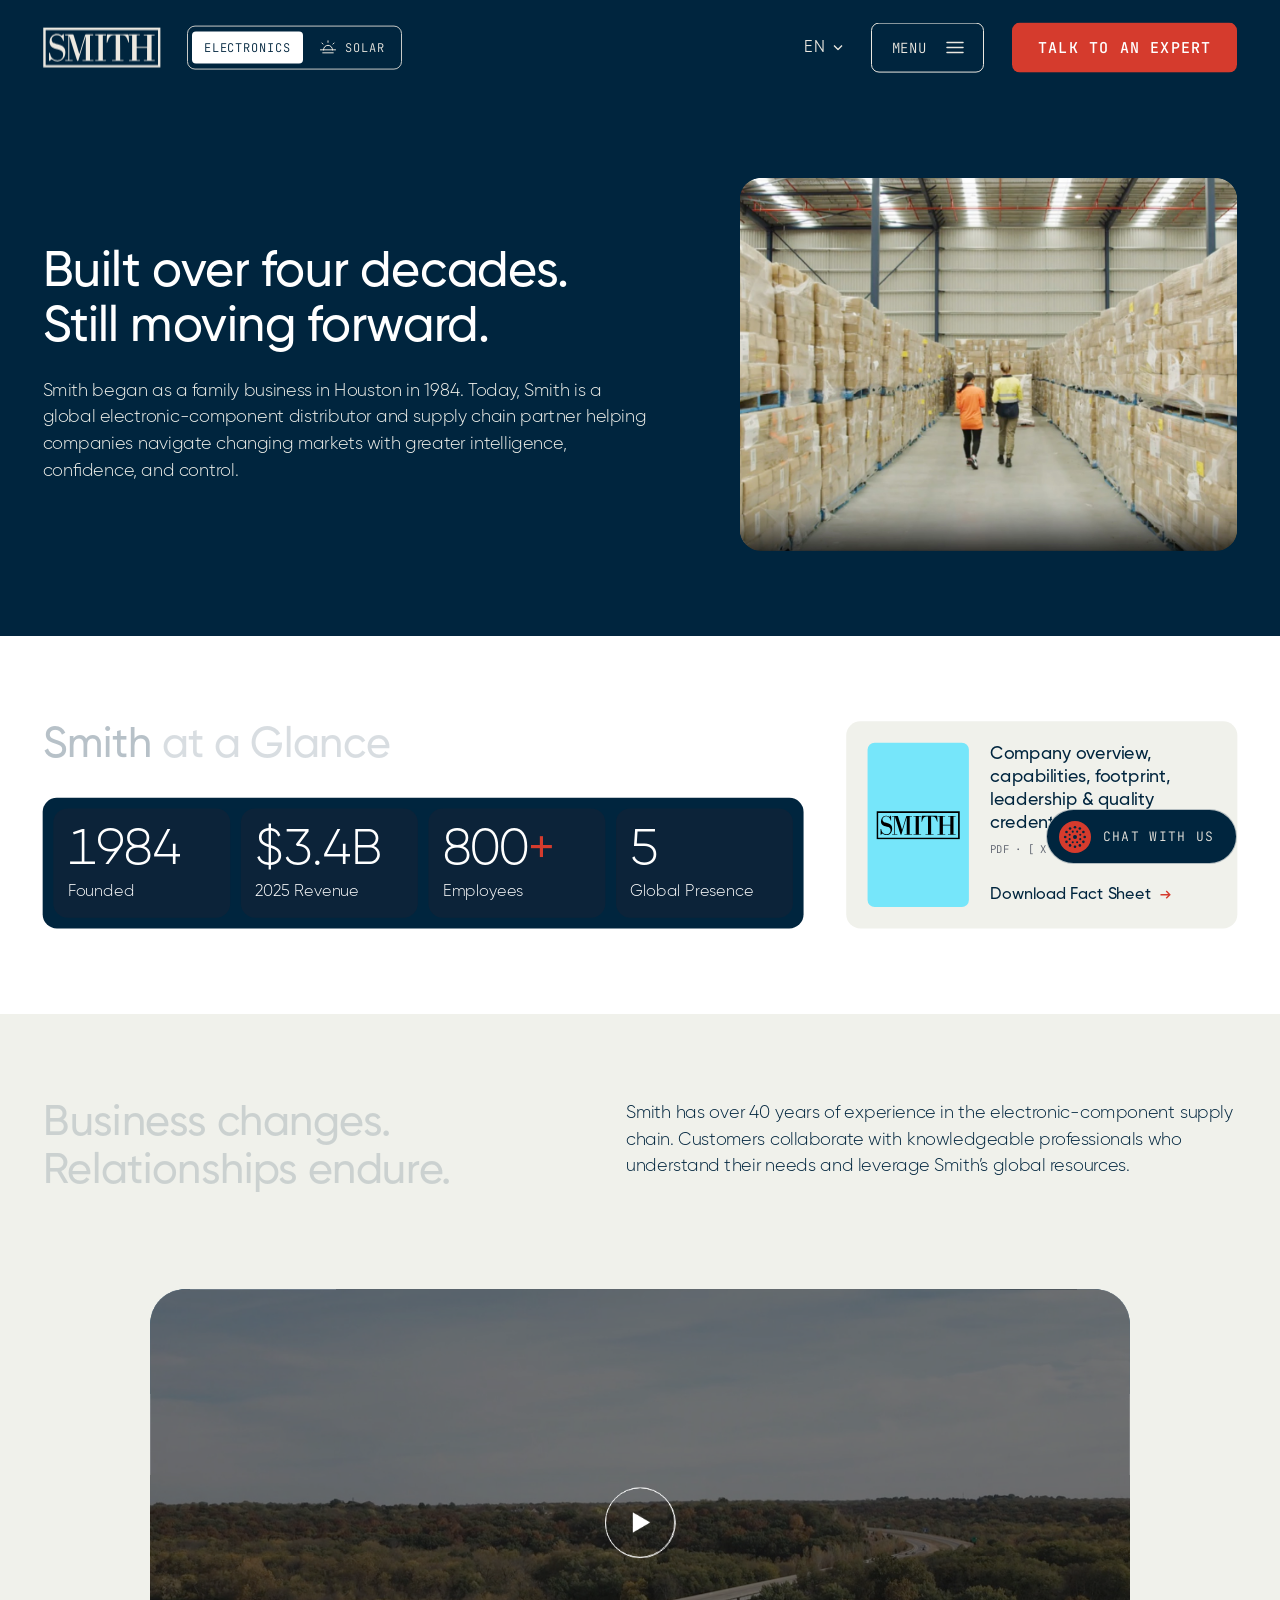
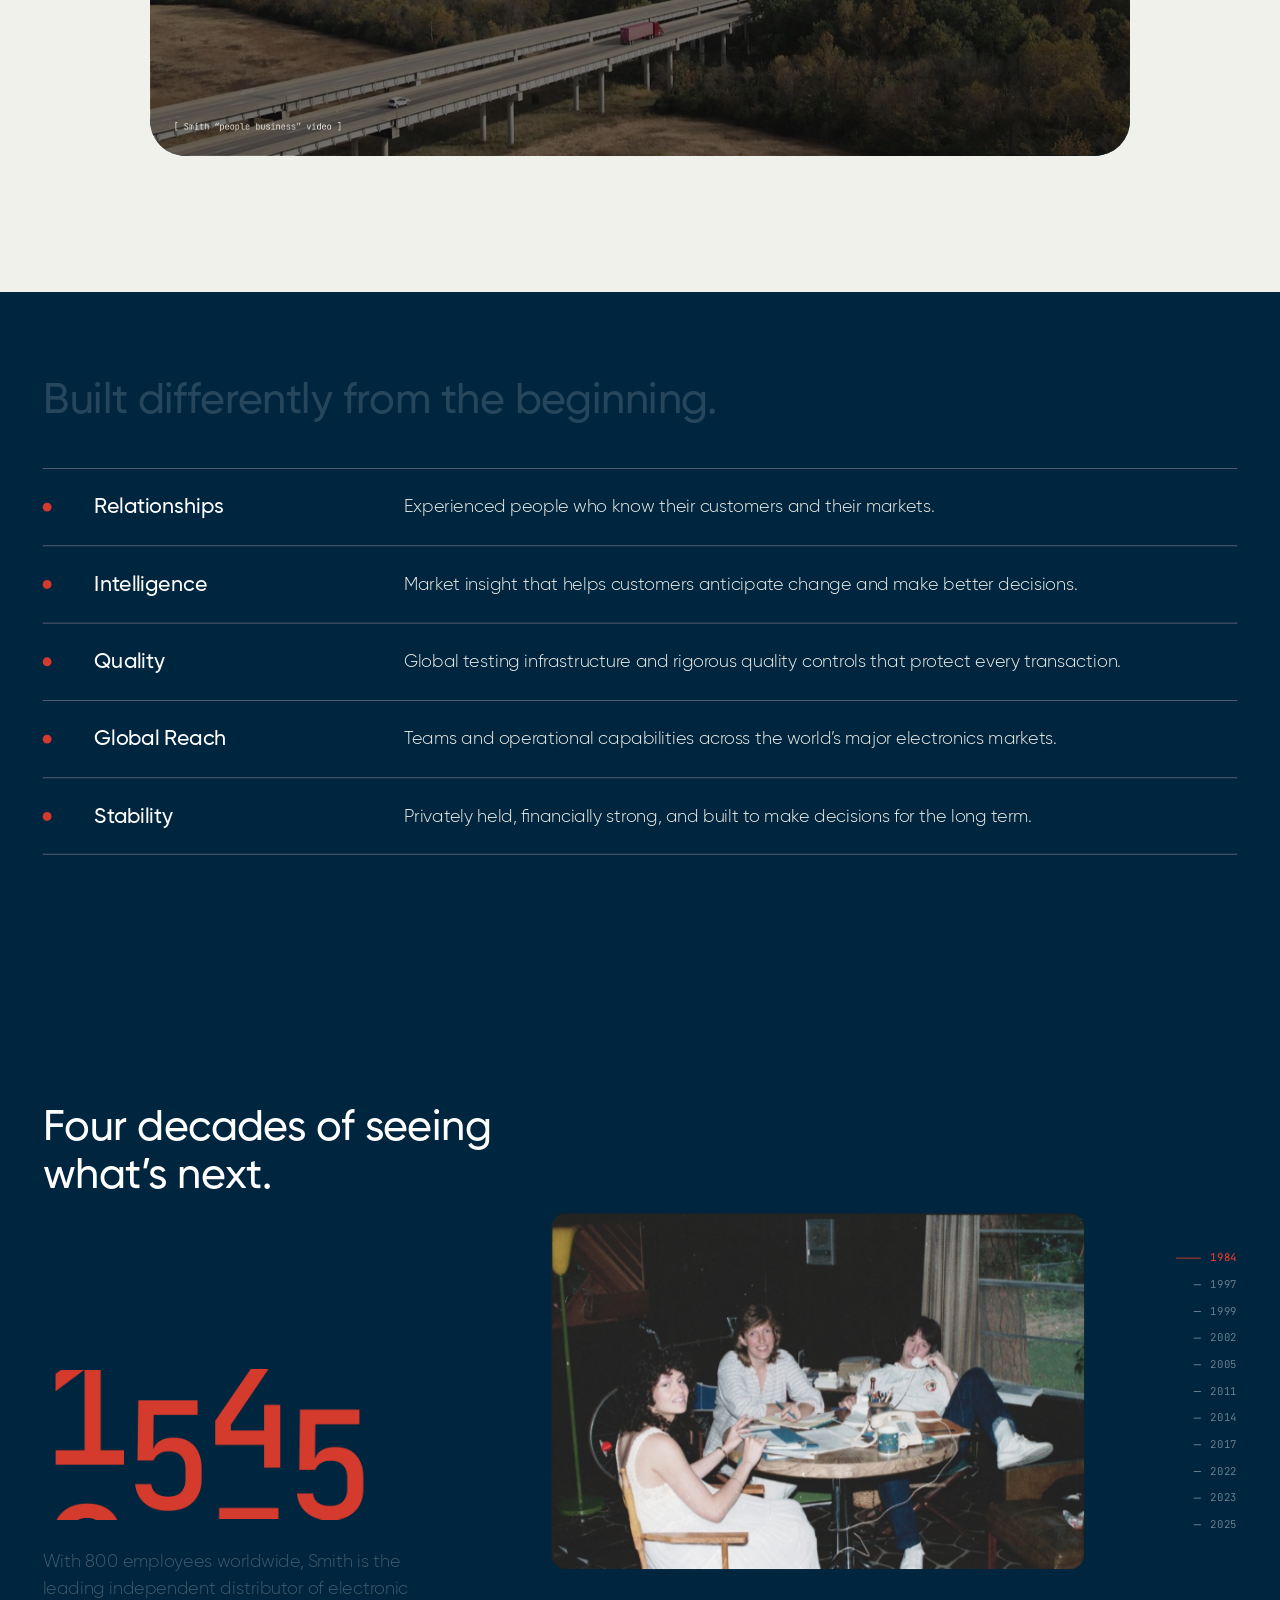
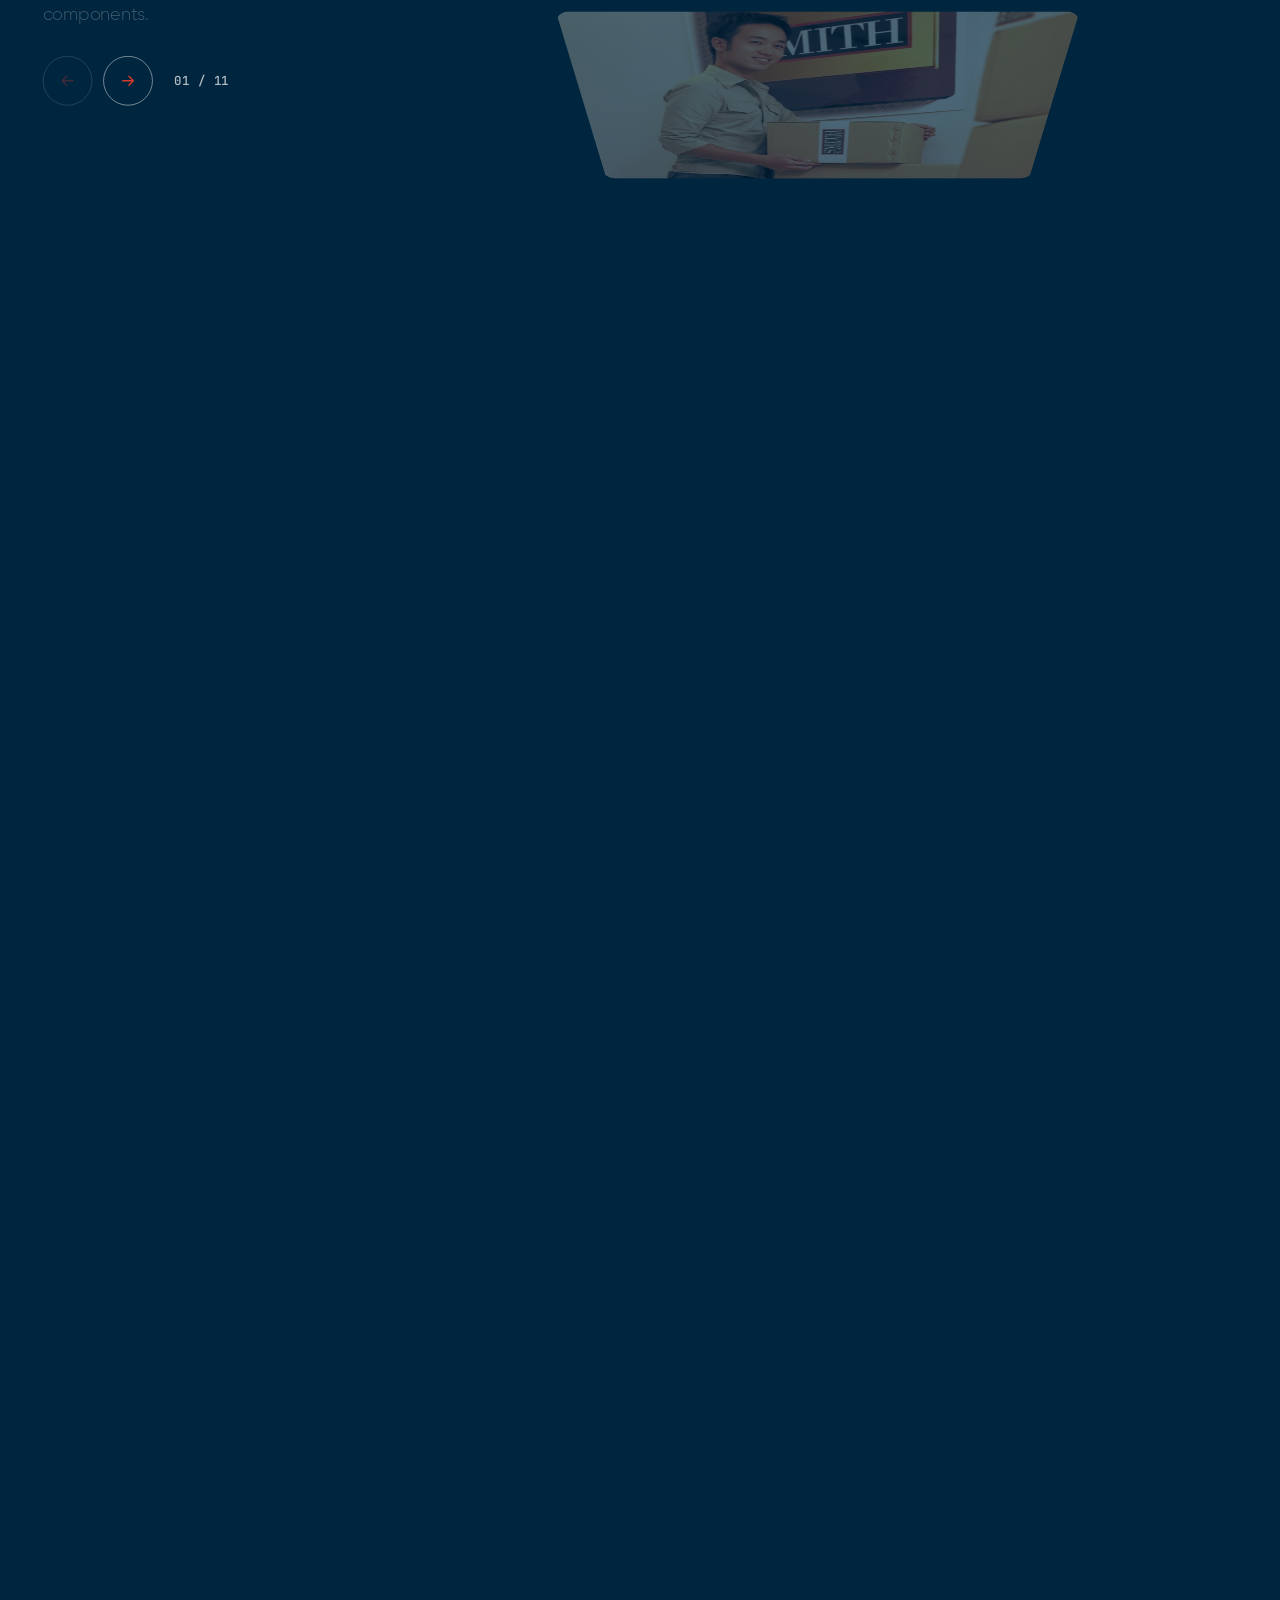
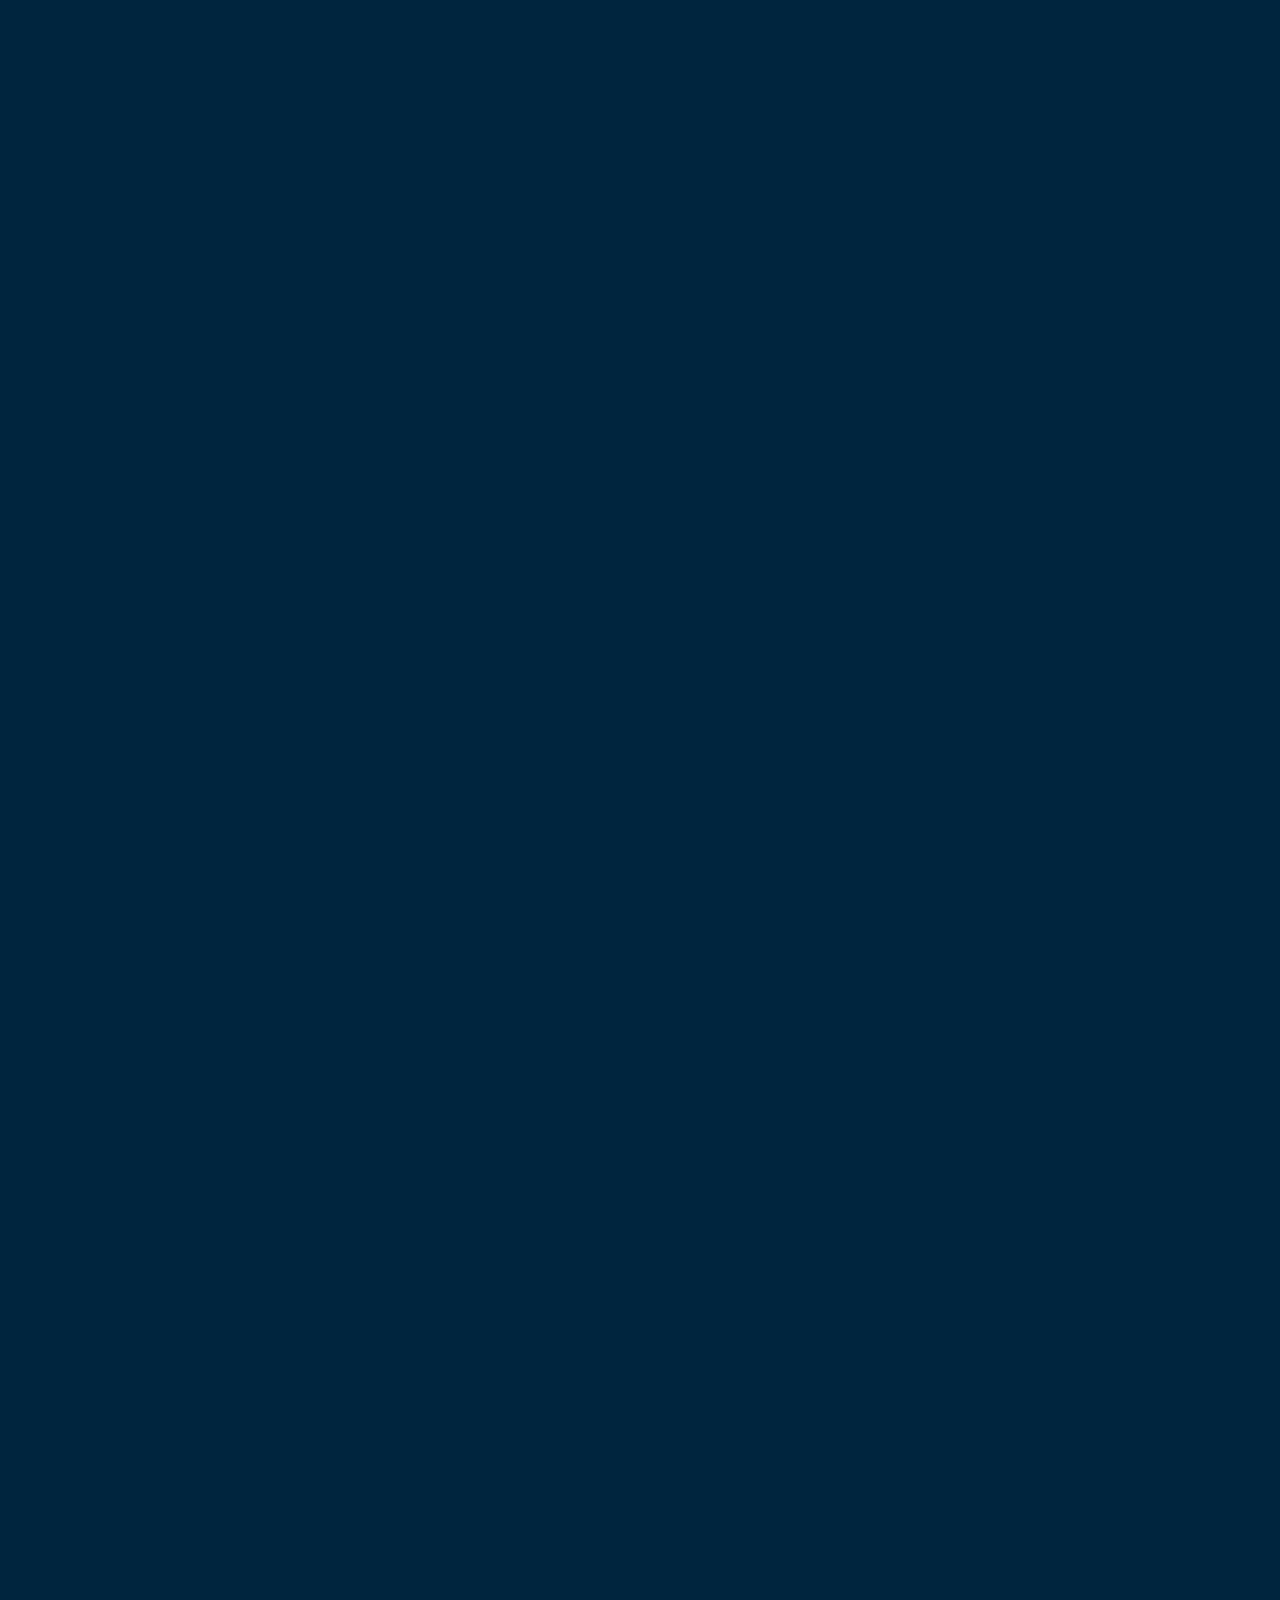
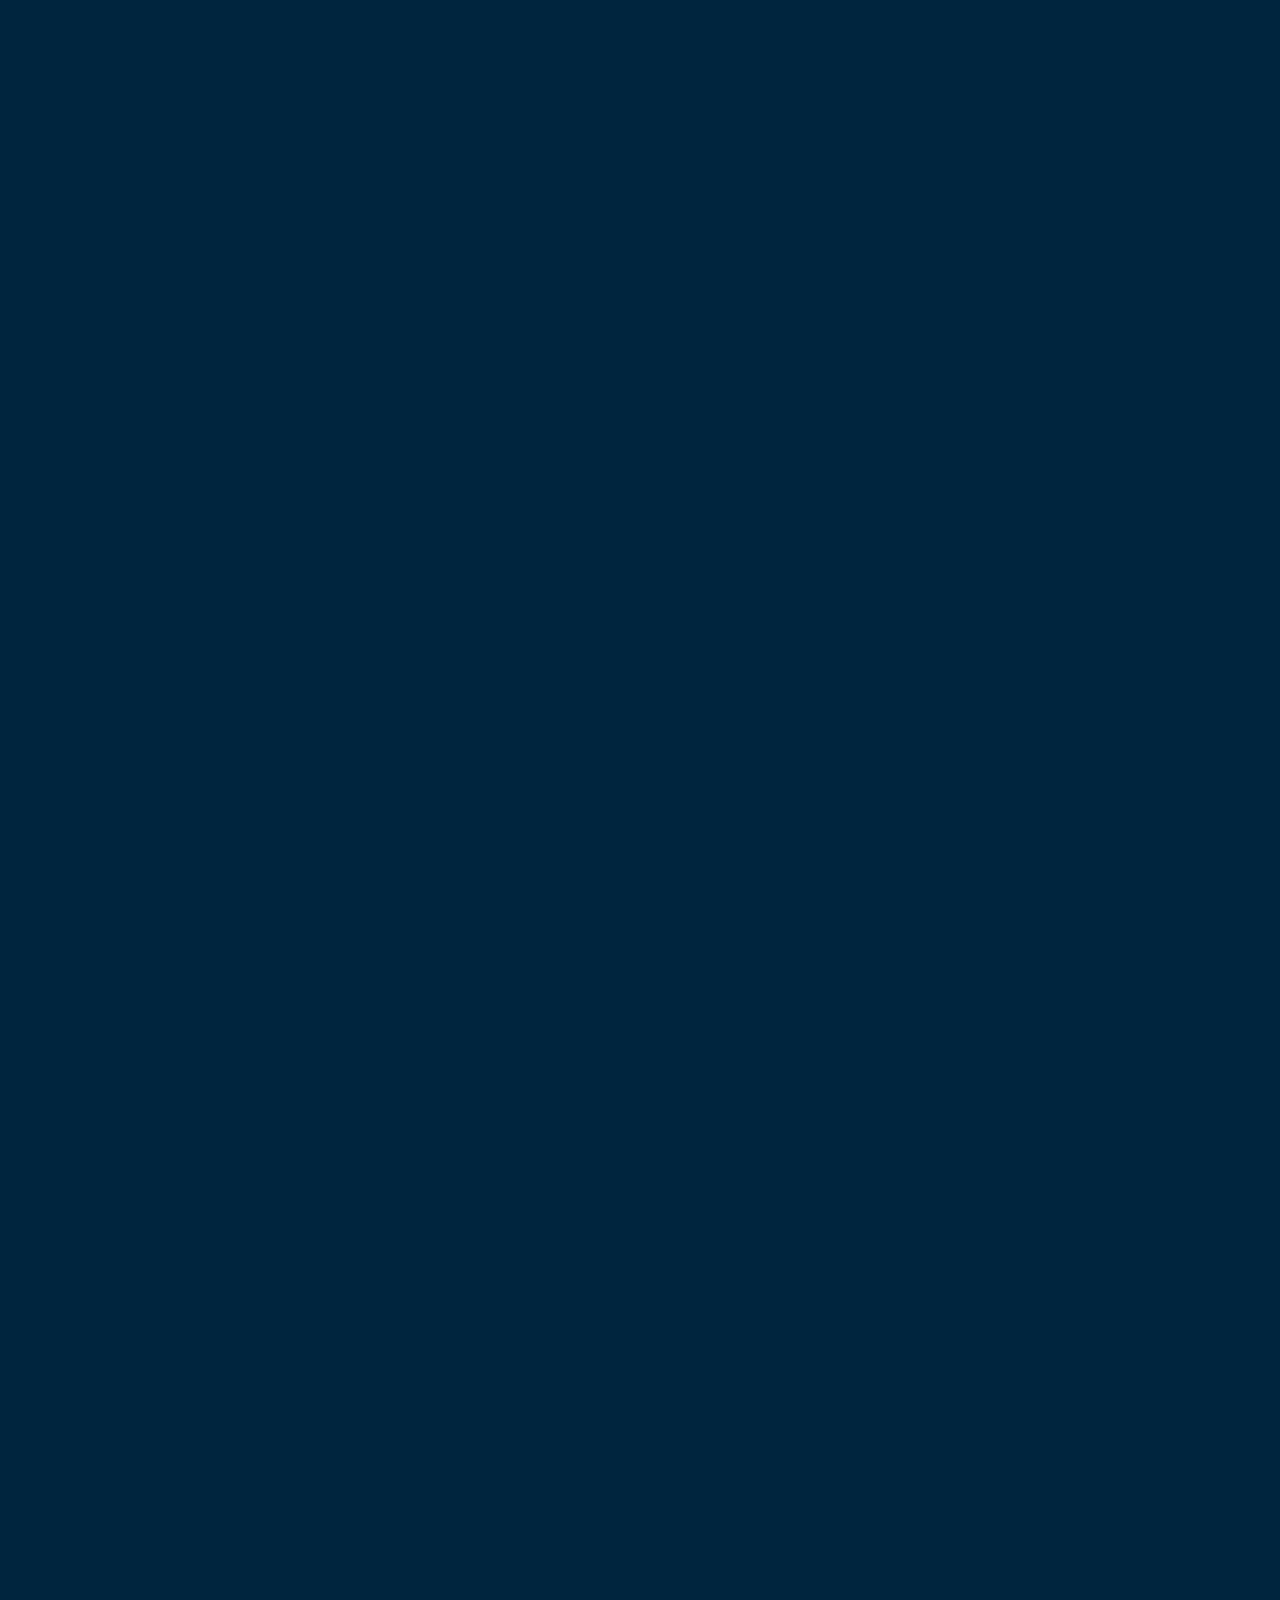
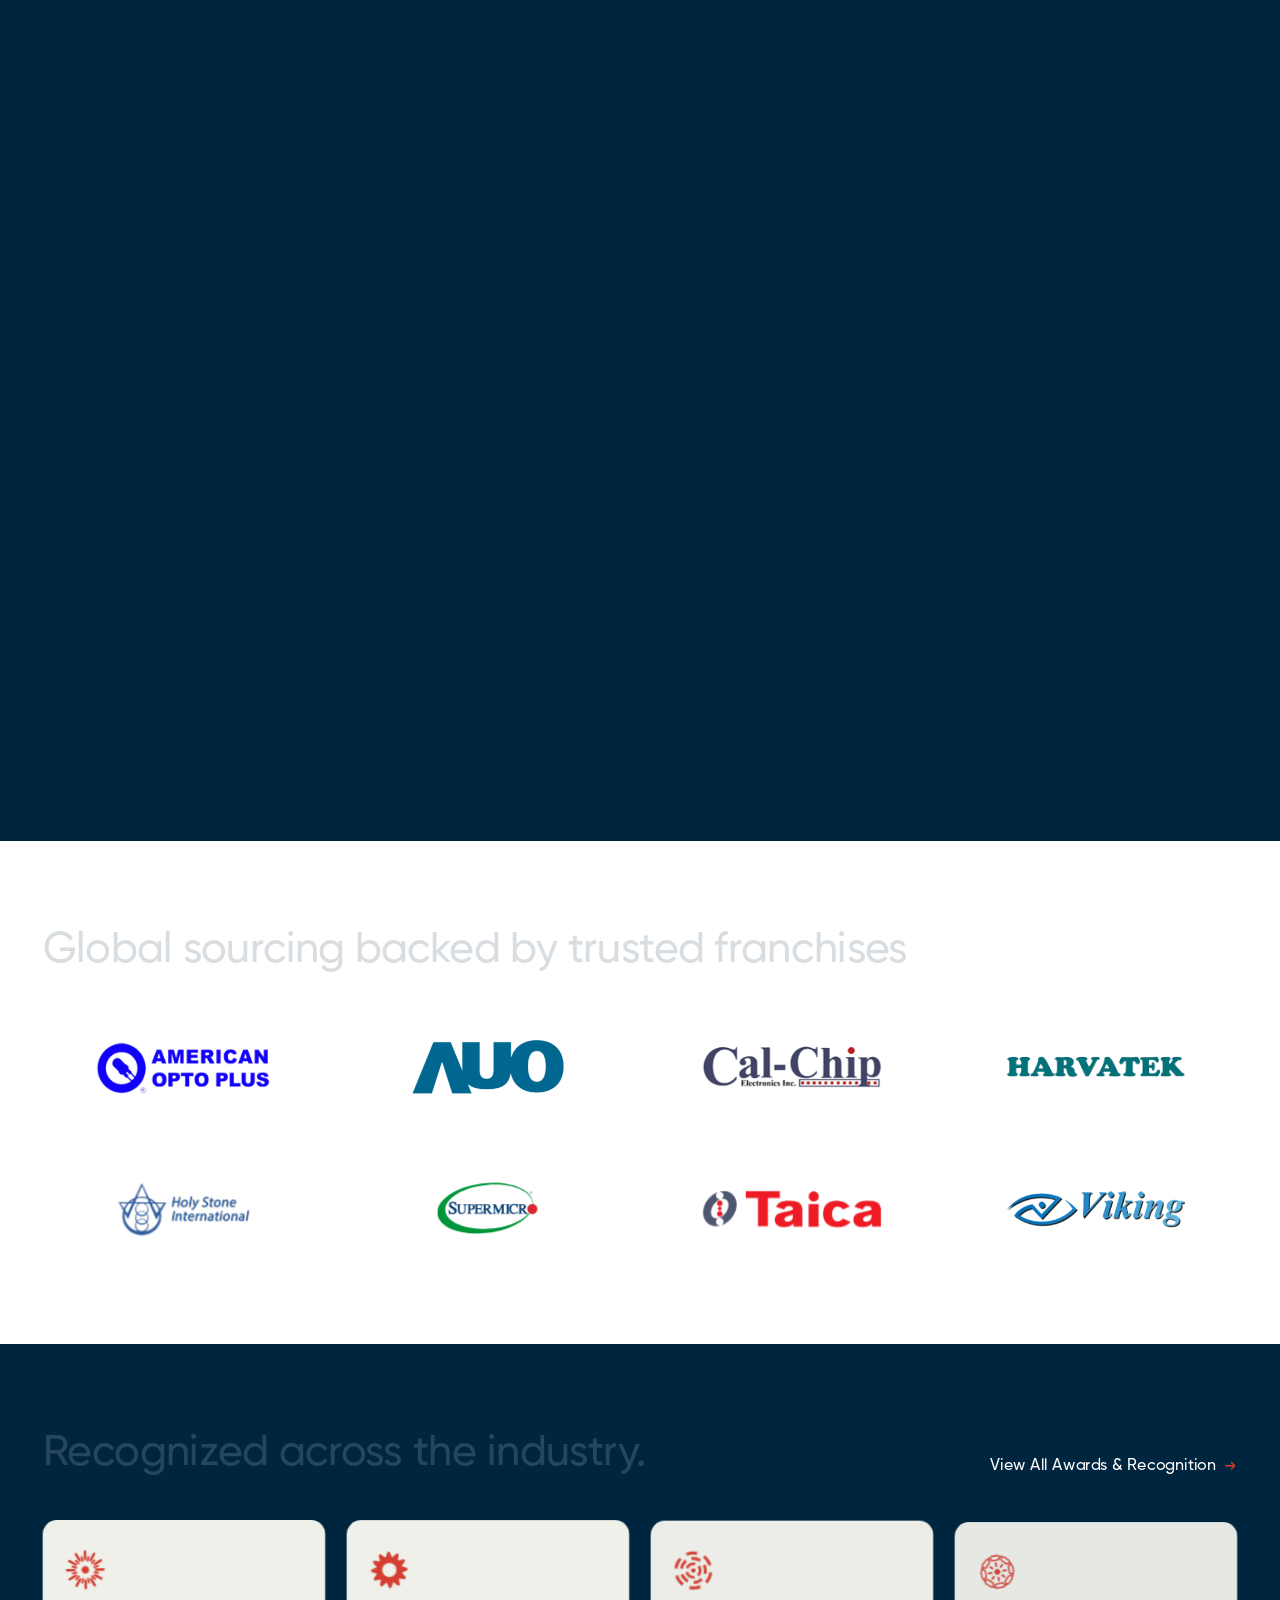
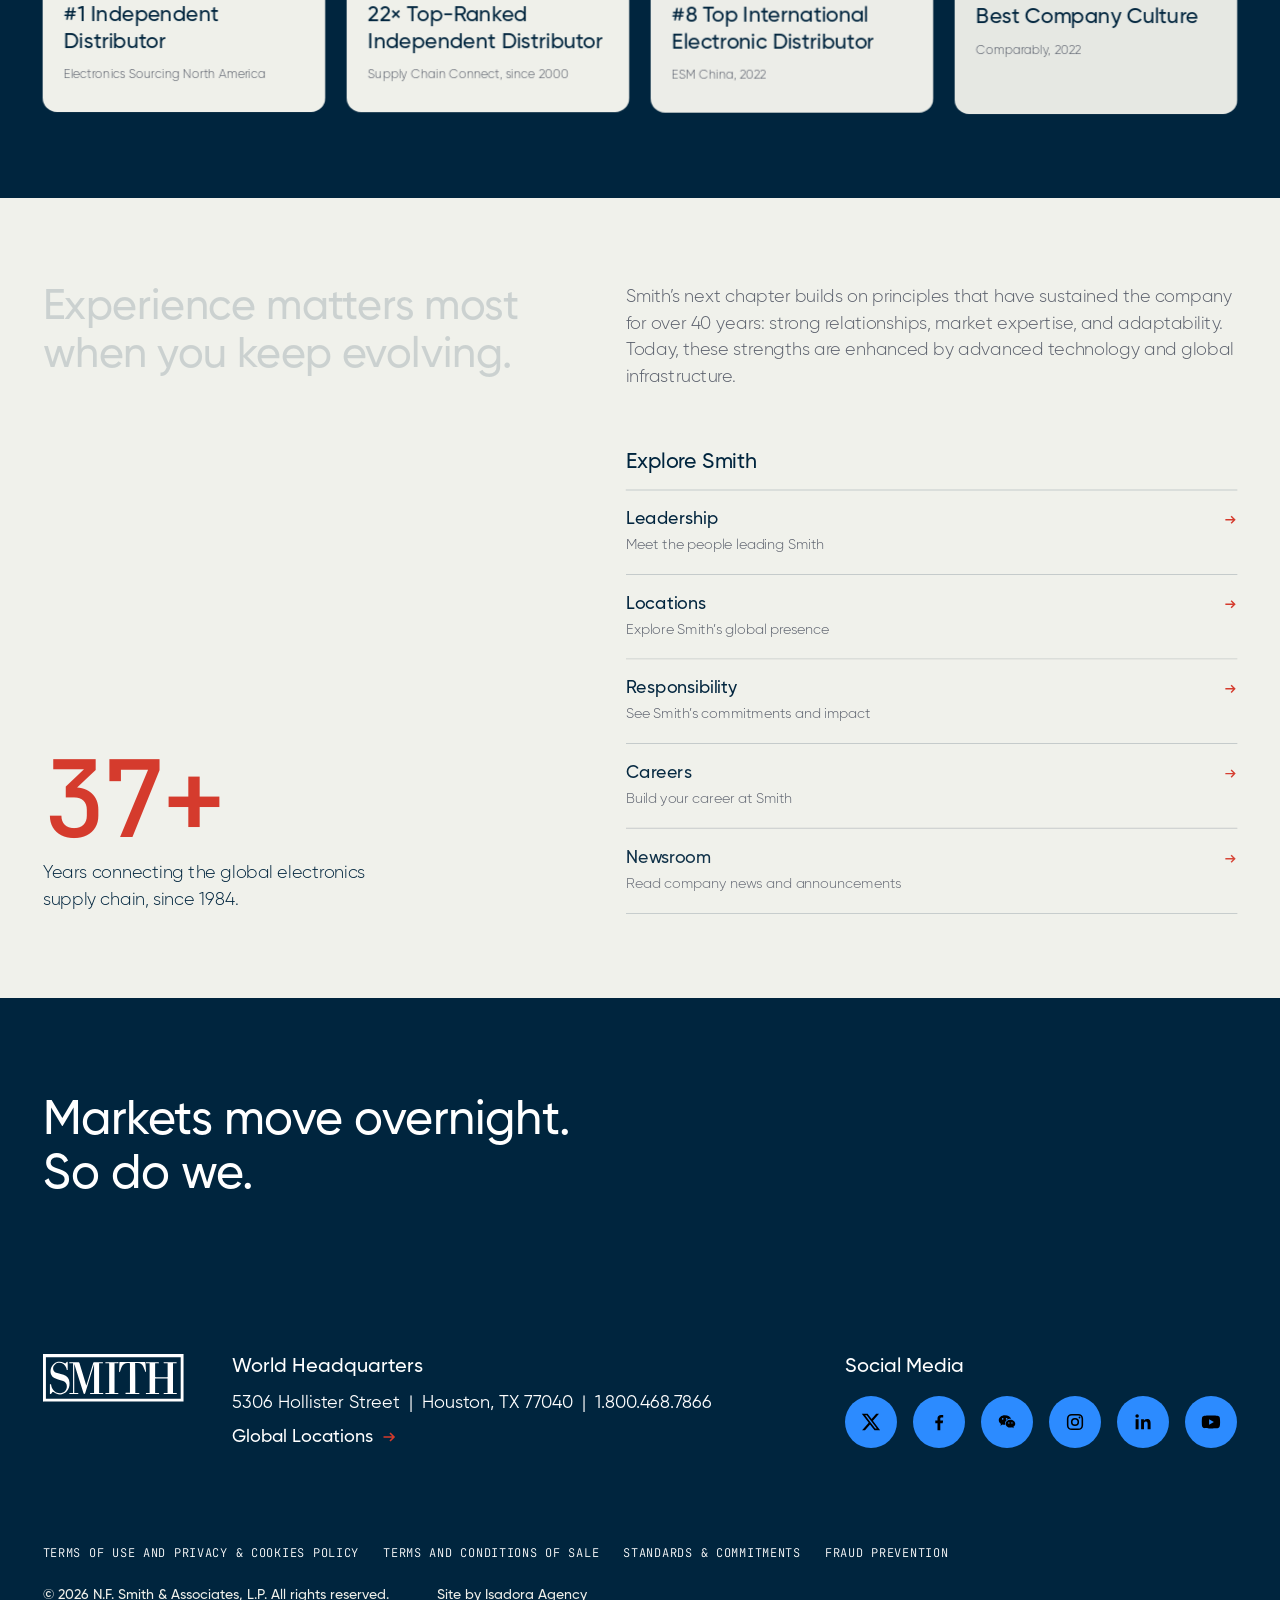
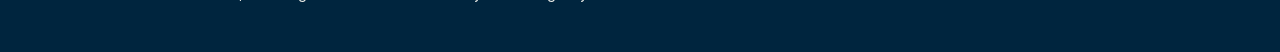
<file: company/about/index.html>
<!doctype html>
<html lang="en">
<head>
  <meta charset="utf-8" />
  <script>document.documentElement.classList.add("js")</script>
  <meta name="robots" content="noindex, nofollow" />
  <meta name="viewport" content="width=device-width, initial-scale=1" />
  <title>About Smith — Smith</title>

  <link rel="preconnect" href="https://fonts.googleapis.com" />
  <link rel="preconnect" href="https://fonts.gstatic.com" crossorigin />
  <link href="https://fonts.googleapis.com/css2?family=JetBrains+Mono:wght@400;500&display=swap" rel="stylesheet" />
  <link rel="preload" href="../../assets/fonts/Gilroy-Regular.woff2" as="font" type="font/woff2" crossorigin />
  <link rel="preload" href="../../assets/fonts/Gilroy-Medium.woff2" as="font" type="font/woff2" crossorigin />

  <link rel="stylesheet" href="../../vendor/lenis.css" />
  <link rel="stylesheet" href="../../css/style.css?v=53" />
  <link rel="stylesheet" href="../../css/about.css?v=6" />
</head>
<body class="page-about">

  <!-- shared icon sprite -->
  <svg width="0" height="0" style="position:absolute" aria-hidden="true">
    <symbol id="i-arrow" viewBox="0 0 16 16"><path d="M2.5 8h10.5M9 4l4 4-4 4" fill="none" stroke="currentColor" stroke-width="1.6"/></symbol>
    <symbol id="i-mark" viewBox="0 0 24 24" fill="currentColor"><circle cx="12" cy="2.2" r="1.3"/><circle cx="16.85" cy="3.5" r="1.3"/><circle cx="20.4" cy="7.05" r="1.3"/><circle cx="21.7" cy="12" r="1.3"/><circle cx="20.4" cy="16.85" r="1.3"/><circle cx="16.85" cy="20.4" r="1.3"/><circle cx="12" cy="21.7" r="1.3"/><circle cx="7.05" cy="20.4" r="1.3"/><circle cx="3.5" cy="16.85" r="1.3"/><circle cx="2.2" cy="12" r="1.3"/><circle cx="3.5" cy="7.05" r="1.3"/><circle cx="7.05" cy="3.5" r="1.3"/><circle cx="14.15" cy="6.65" r="1.05"/><circle cx="17.25" cy="9.75" r="1.05"/><circle cx="17.25" cy="14.15" r="1.05"/><circle cx="14.15" cy="17.25" r="1.05"/><circle cx="9.75" cy="17.25" r="1.05"/><circle cx="6.65" cy="14.15" r="1.05"/><circle cx="6.65" cy="9.75" r="1.05"/><circle cx="9.75" cy="6.65" r="1.05"/><circle cx="12" cy="12" r="2"/></symbol>
    <symbol id="i-chart" viewBox="0 0 24 24"><path d="M21 21H6.2c-1.1 0-1.7 0-2.1-.2a2 2 0 0 1-.9-.9C3 19.5 3 18.9 3 17.8V3m18 4-5.4 5.4c-.2.2-.3.3-.4.3h-.4c-.1 0-.2-.1-.4-.3l-1.9-1.9c-.2-.2-.3-.3-.4-.3h-.4c-.1 0-.2.1-.4.3L7 15m14-8h-4m4 0v4" fill="none" stroke="currentColor" stroke-width="2" stroke-linecap="round" stroke-linejoin="round"/></symbol>
  </svg>

  <!-- =====================================================
       HEADER — fixed nav (Nav Bar AA) + live market ticker
       ===================================================== -->
  <header class="header">
    <div class="nav">
      <div class="nav__brand">
        <a href="../../" class="logo" aria-label="Smith home"><img src="../../assets/img/logo.svg" alt="Smith" width="120" height="41" /></a>
        <nav class="switch" aria-label="Business unit">
          <a class="switch__btn is-active" href="../../" aria-current="page">Electronics</a>
          <a class="switch__btn" href="https://isadoraagency.github.io/smith-solar/" data-site-switch>
            <!-- sun icon, from the Smith Solar nav toggle -->
            <svg class="switch__icon" width="18" height="18" viewBox="0 0 18 18" fill="none" aria-hidden="true"><path d="M9 2.25V3.75M3.98559 5.48559L2.92493 4.42493M14.0143 5.48559L15.075 4.42493M4.5 11.25C4.5 8.76472 6.51472 6.75 9 6.75C11.4853 6.75 13.5 8.76472 13.5 11.25M4.5 11.25H13.5M4.5 11.25H1.5M13.5 11.25H16.5M14.25 14.25H3.75" stroke="currentColor" stroke-linecap="round" stroke-linejoin="round"/></svg>
            Solar
          </a>
        </nav>
      </div>

      <div class="nav__right">
        <button type="button" class="nav__lang">EN <svg width="10" height="6" viewBox="0 0 10 6" fill="none" stroke="currentColor" stroke-width="1.3" aria-hidden="true"><path d="m1 1 4 4 4-4"/></svg></button>
        <button type="button" class="menu-btn" id="menuBtn" aria-expanded="false" aria-controls="siteMenu"><span class="menu-btn__label">Menu</span><svg class="menu-btn__open" width="24" height="24" viewBox="0 0 24 24" fill="none" stroke="currentColor" stroke-width="1.5" stroke-linecap="round" aria-hidden="true"><path d="M4 7h16M4 12h16M4 17h16"/></svg><svg class="menu-btn__close" width="24" height="24" viewBox="0 0 24 24" fill="none" stroke="currentColor" stroke-width="1.6" stroke-linecap="round" aria-hidden="true"><path d="M6 6l12 12M18 6 6 18"/></svg></button>
        <a href="#contact" class="cta">Talk to an Expert</a>
      </div>
    </div>

    <!-- full-screen menu (sm-nav-desktop v2, state=open) — js/nav-menu.js -->
    <div class="site-menu" id="siteMenu" role="dialog" aria-modal="true" aria-label="Menu" hidden data-lenis-prevent>
      <div class="site-menu__inner">
        <ul class="site-menu__primary" aria-label="Menu">
            <li><button type="button" class="site-menu__item" data-panel="services" aria-controls="panel-services">Services<svg class="site-menu__arrow" viewBox="0 0 20 20" aria-hidden="true"><path d="M4 10h12M11 5l5 5-5 5"/></svg></button></li>
            <li><a href="#" class="site-menu__item">Products<svg class="site-menu__arrow" viewBox="0 0 20 20" aria-hidden="true"><path d="M4 10h12M11 5l5 5-5 5"/></svg></a></li>
            <li><button type="button" class="site-menu__item" data-panel="industries" aria-controls="panel-industries">Industries<svg class="site-menu__arrow" viewBox="0 0 20 20" aria-hidden="true"><path d="M4 10h12M11 5l5 5-5 5"/></svg></button></li>
            <li><a href="#" class="site-menu__item">Quality<svg class="site-menu__arrow" viewBox="0 0 20 20" aria-hidden="true"><path d="M4 10h12M11 5l5 5-5 5"/></svg></a></li>
            <li><a href="#" class="site-menu__item">Market Intelligence<svg class="site-menu__arrow" viewBox="0 0 20 20" aria-hidden="true"><path d="M4 10h12M11 5l5 5-5 5"/></svg></a></li>
            <li><button type="button" class="site-menu__item is-current" data-panel="company" aria-controls="panel-company">Company<svg class="site-menu__arrow" viewBox="0 0 20 20" aria-hidden="true"><path d="M4 10h12M11 5l5 5-5 5"/></svg></button></li>
            <li class="site-menu__login-row"><a href="#" class="site-menu__login"><svg class="site-menu__user" viewBox="0 0 24 24" fill="none" stroke="currentColor" stroke-width="1.3" aria-hidden="true"><circle cx="12" cy="8" r="4.2"/><path d="M4 21c.8-4.2 4-6.5 8-6.5s7.2 2.3 8 6.5"/></svg><span>Log in</span></a></li>
        </ul>
        <div class="site-menu__panels">
          <div class="site-menu__panel" id="panel-services" data-panel="services" hidden>
            <p class="site-menu__title">Services</p>
            <ul><li><a href="../../services/procurement-v3/">Procurement<svg class="site-menu__arrow" viewBox="0 0 20 20" aria-hidden="true"><path d="M4 10h12M11 5l5 5-5 5"/></svg></a></li><li><a href="#">Supply Chain<svg class="site-menu__arrow" viewBox="0 0 20 20" aria-hidden="true"><path d="M4 10h12M11 5l5 5-5 5"/></svg></a></li><li><a href="#">Operational Capabilities<svg class="site-menu__arrow" viewBox="0 0 20 20" aria-hidden="true"><path d="M4 10h12M11 5l5 5-5 5"/></svg></a></li></ul>
          </div>
          <div class="site-menu__panel site-menu__panel--cols" id="panel-industries" data-panel="industries" hidden>
            <p class="site-menu__title">Industries</p>
            <ul><li><a href="../../industries/aerospace-defense/">Aerospace &amp; Defense<svg class="site-menu__arrow" viewBox="0 0 20 20" aria-hidden="true"><path d="M4 10h12M11 5l5 5-5 5"/></svg></a></li><li><a href="#">Automation<svg class="site-menu__arrow" viewBox="0 0 20 20" aria-hidden="true"><path d="M4 10h12M11 5l5 5-5 5"/></svg></a></li><li><a href="#">Automotive<svg class="site-menu__arrow" viewBox="0 0 20 20" aria-hidden="true"><path d="M4 10h12M11 5l5 5-5 5"/></svg></a></li><li><a href="#">Computing<svg class="site-menu__arrow" viewBox="0 0 20 20" aria-hidden="true"><path d="M4 10h12M11 5l5 5-5 5"/></svg></a></li><li><a href="#">Consumer Electronics<svg class="site-menu__arrow" viewBox="0 0 20 20" aria-hidden="true"><path d="M4 10h12M11 5l5 5-5 5"/></svg></a></li><li><a href="#">Data Centers<svg class="site-menu__arrow" viewBox="0 0 20 20" aria-hidden="true"><path d="M4 10h12M11 5l5 5-5 5"/></svg></a></li><li><a href="#">E-Commerce<svg class="site-menu__arrow" viewBox="0 0 20 20" aria-hidden="true"><path d="M4 10h12M11 5l5 5-5 5"/></svg></a></li><li><a href="#">Education<svg class="site-menu__arrow" viewBox="0 0 20 20" aria-hidden="true"><path d="M4 10h12M11 5l5 5-5 5"/></svg></a></li><li><a href="#">Gaming<svg class="site-menu__arrow" viewBox="0 0 20 20" aria-hidden="true"><path d="M4 10h12M11 5l5 5-5 5"/></svg></a></li><li><a href="#">IoT<svg class="site-menu__arrow" viewBox="0 0 20 20" aria-hidden="true"><path d="M4 10h12M11 5l5 5-5 5"/></svg></a></li><li><a href="#">Medical<svg class="site-menu__arrow" viewBox="0 0 20 20" aria-hidden="true"><path d="M4 10h12M11 5l5 5-5 5"/></svg></a></li><li><a href="#">Oil &amp; Gas<svg class="site-menu__arrow" viewBox="0 0 20 20" aria-hidden="true"><path d="M4 10h12M11 5l5 5-5 5"/></svg></a></li></ul>
          </div>
          <div class="site-menu__panel site-menu__panel--groups" id="panel-company" data-panel="company" hidden>
            <p class="site-menu__title">Company</p>
            <div class="site-menu__groups">
              <div class="site-menu__group"><p class="site-menu__group-title">About Us</p><ul><li><a href="../../company/about/" aria-current="page">Smith Advantage<svg class="site-menu__arrow" viewBox="0 0 20 20" aria-hidden="true"><path d="M4 10h12M11 5l5 5-5 5"/></svg></a></li><li><a href="#">Leadership<svg class="site-menu__arrow" viewBox="0 0 20 20" aria-hidden="true"><path d="M4 10h12M11 5l5 5-5 5"/></svg></a></li><li><a href="#">Locations<svg class="site-menu__arrow" viewBox="0 0 20 20" aria-hidden="true"><path d="M4 10h12M11 5l5 5-5 5"/></svg></a></li><li><a href="#">Careers<svg class="site-menu__arrow" viewBox="0 0 20 20" aria-hidden="true"><path d="M4 10h12M11 5l5 5-5 5"/></svg></a></li><li><a href="#">Newsroom<svg class="site-menu__arrow" viewBox="0 0 20 20" aria-hidden="true"><path d="M4 10h12M11 5l5 5-5 5"/></svg></a></li></ul></div>
              <div class="site-menu__group"><p class="site-menu__group-title">Our Values</p><ul><li><a href="#">Corporate Social Responsibility<svg class="site-menu__arrow" viewBox="0 0 20 20" aria-hidden="true"><path d="M4 10h12M11 5l5 5-5 5"/></svg></a></li><li><a href="#">Sustainability<svg class="site-menu__arrow" viewBox="0 0 20 20" aria-hidden="true"><path d="M4 10h12M11 5l5 5-5 5"/></svg></a></li><li><a href="#">Structure &amp; Finance<svg class="site-menu__arrow" viewBox="0 0 20 20" aria-hidden="true"><path d="M4 10h12M11 5l5 5-5 5"/></svg></a></li></ul></div>
            </div>
          </div>
        </div>
      </div>
    </div>
  </header>

  <main id="main">
    <!-- 1. HERO (sm-module--hero) -->
    <section class="frame about-hero grid-dots" id="top" data-nav="dark" style="--fh:716">
      <div class="frame__canvas">
        <div class="about-hero__copy">
          <h1 class="about-hero__title" id="heroTitle">Built over four decades.<br />Still moving forward.</h1>
          <p class="about-hero__lead">Smith began as a family business in Houston in 1984. Today, Smith is a global electronic-component distributor and supply chain partner helping companies navigate changing markets with greater intelligence, confidence, and control.</p>
        </div>
        <figure class="about-hero__media"><img src="../../assets/img/about/hero.jpg" alt="Two Smith team members walking down a warehouse aisle" /></figure>
      </div>
    </section>

    <!-- 2. AT A GLANCE (sm-module--at-a-glance) -->
    <section class="frame glance" data-nav="light" style="--fh:425">
      <div class="frame__canvas">
        <h2 class="t-h2 glance__title" id="glanceTitle">Smith at a Glance</h2>
        <ul class="glance__stats">
              <li class="stat"><p class="stat__value" data-count="1984" data-pre="" data-post="">1984</p><p class="stat__label">Founded</p></li>
              <li class="stat"><p class="stat__value" data-count="3.4" data-pre="$" data-post="B">$3.4B</p><p class="stat__label">2025 Revenue</p></li>
              <li class="stat"><p class="stat__value" data-count="800" data-pre="" data-post="+">800<b>+</b></p><p class="stat__label">Employees</p></li>
              <li class="stat"><p class="stat__value" data-count="5" data-pre="" data-post="">5</p><p class="stat__label">Global Presence</p></li>
        </ul>
        <article class="factsheet">
          <div class="factsheet__thumb"><img src="../../assets/img/logo.svg" alt="" /></div>
          <div class="factsheet__body">
            <h3 class="factsheet__title">Company overview, capabilities, footprint, leadership &amp; quality credentials</h3>
            <p class="factsheet__meta">PDF · [ X MB ]</p>
            <a href="#" class="link factsheet__link">Download Fact Sheet <svg aria-hidden="true"><use href="#i-arrow"/></svg></a>
          </div>
        </article>
      </div>
    </section>

    <!-- 3. PEOPLE BUSINESS (sm-module--people-business) -->
    <section class="frame people" data-nav="light" style="--fh:988">
      <div class="frame__canvas">
        <h2 class="t-h2 people__title" id="peopleTitle">Business changes.<br />Relationships endure.</h2>
        <p class="t-p1 people__text">Smith has over 40 years of experience in the electronic-component supply chain. Customers collaborate with knowledgeable professionals who understand their needs and leverage Smith’s global resources.</p>
        <div class="people__video" data-nav="dark">
          <img src="../../assets/img/about/people-business.jpg" alt="" />
          <button type="button" class="people__play" aria-label="Play the Smith people-business video"><img src="../../assets/img/about/icon-play.svg" width="28" height="32" alt="" /></button>
          <p class="people__caption">[ Smith “people business” video ]</p>
        </div>
      </div>
    </section>

    <!-- 4. BUILT DIFFERENTLY (sm-module--built-differently) -->
    <section class="frame built grid-dots" data-nav="dark" style="--fh:730">
      <div class="frame__canvas">
        <h2 class="t-h2 built__title" id="builtTitle">Built differently from the beginning.</h2>
        <ul class="pillars">
            <li class="pillar"><i class="pillar__dot" aria-hidden="true"></i><h3 class="pillar__title">Relationships</h3><p class="pillar__text">Experienced people who know their customers and their markets.</p></li>
            <li class="pillar"><i class="pillar__dot" aria-hidden="true"></i><h3 class="pillar__title">Intelligence</h3><p class="pillar__text">Market insight that helps customers anticipate change and make better decisions.</p></li>
            <li class="pillar"><i class="pillar__dot" aria-hidden="true"></i><h3 class="pillar__title">Quality</h3><p class="pillar__text">Global testing infrastructure and rigorous quality controls that protect every transaction.</p></li>
            <li class="pillar"><i class="pillar__dot" aria-hidden="true"></i><h3 class="pillar__title">Global Reach</h3><p class="pillar__text">Teams and operational capabilities across the world’s major electronics markets.</p></li>
            <li class="pillar"><i class="pillar__dot" aria-hidden="true"></i><h3 class="pillar__title">Stability</h3><p class="pillar__text">Privately held, financially strong, and built to make decisions for the long term.</p></li>
        </ul>
      </div>
    </section>

    <!-- 5. TIMELINE (sm-module--timeline) as a depth slider — pinned; scroll or
         drag rolls the photo stack through 3D depth, the year rolls like an
         odometer, the index on the right jumps to any year -->
    <section class="scene dp grid-dots" id="timeline" data-nav="dark" aria-roledescription="carousel" aria-label="Smith timeline">
      <div class="canvas">
        <h2 class="dp__title" id="tlTitle">Four decades of seeing what’s next.</h2>
        <div class="dp__info">
          <p class="dp__year odo" id="dpYear" aria-hidden="true"><span class="odo__col" data-d="1"><span class="odo__strip"><span>0</span><span>1</span><span>2</span><span>3</span><span>4</span><span>5</span><span>6</span><span>7</span><span>8</span><span>9</span></span></span><span class="odo__col" data-d="9"><span class="odo__strip"><span>0</span><span>1</span><span>2</span><span>3</span><span>4</span><span>5</span><span>6</span><span>7</span><span>8</span><span>9</span></span></span><span class="odo__col" data-d="8"><span class="odo__strip"><span>0</span><span>1</span><span>2</span><span>3</span><span>4</span><span>5</span><span>6</span><span>7</span><span>8</span><span>9</span></span></span><span class="odo__col" data-d="4"><span class="odo__strip"><span>0</span><span>1</span><span>2</span><span>3</span><span>4</span><span>5</span><span>6</span><span>7</span><span>8</span><span>9</span></span></span></p>
          <p class="dp__text" id="dpText" aria-live="polite">Smith is founded in Houston by the Ackerley family.</p>
          <div class="dp__controls">
            <button type="button" class="dp__btn dp__btn--prev" id="tlPrev" aria-label="Previous year" disabled><svg viewBox="0 0 20 20" aria-hidden="true"><path d="M4 10h12M11 5l5 5-5 5"/></svg></button>
            <button type="button" class="dp__btn" id="tlNext" aria-label="Next year"><svg viewBox="0 0 20 20" aria-hidden="true"><path d="M4 10h12M11 5l5 5-5 5"/></svg></button>
            <p class="dp__count"><span id="tlNow">01</span> / 11</p>
          </div>
        </div>
        <div class="dp__stage" id="dpStage">
          <ol class="dp__stack" id="dpStack">
            <li class="dp-slide" data-i="0"><img src="../../assets/img/about/1984.jpg" alt="Smith in 1984" loading="lazy" draggable="false" /></li>
            <li class="dp-slide" data-i="1"><img src="../../assets/img/about/1997.jpg" alt="Smith in 1997" loading="lazy" draggable="false" /></li>
            <li class="dp-slide" data-i="2"><img src="../../assets/img/about/1999.jpg" alt="Smith in 1999" loading="lazy" draggable="false" /></li>
            <li class="dp-slide" data-i="3"><img src="../../assets/img/about/2002.jpg" alt="Smith in 2002" loading="lazy" draggable="false" /></li>
            <li class="dp-slide" data-i="4"><img src="../../assets/img/about/2005.jpg" alt="Smith in 2005" loading="lazy" draggable="false" /></li>
            <li class="dp-slide" data-i="5"><img src="../../assets/img/about/2011.jpg" alt="Smith in 2011" loading="lazy" draggable="false" /></li>
            <li class="dp-slide" data-i="6"><img src="../../assets/img/about/2014.jpg" alt="Smith in 2014" loading="lazy" draggable="false" /></li>
            <li class="dp-slide" data-i="7"><img src="../../assets/img/about/2017.jpg" alt="Smith in 2017" loading="lazy" draggable="false" /></li>
            <li class="dp-slide" data-i="8"><img src="../../assets/img/about/2022.jpg" alt="Smith in 2022" loading="lazy" draggable="false" /></li>
            <li class="dp-slide" data-i="9"><img src="../../assets/img/about/2023.jpg" alt="Smith in 2023" loading="lazy" draggable="false" /></li>
            <li class="dp-slide" data-i="10"><img src="../../assets/img/about/2025.jpg" alt="Smith in 2025" loading="lazy" draggable="false" /></li>
          </ol>
        </div>
        <nav class="dp-index" aria-label="Timeline years">
          <ol>
            <li class="dp-index__item is-active"><button type="button" data-i="0" aria-label="Go to 1984"><i></i>1984</button></li>
            <li class="dp-index__item"><button type="button" data-i="1" aria-label="Go to 1997"><i></i>1997</button></li>
            <li class="dp-index__item"><button type="button" data-i="2" aria-label="Go to 1999"><i></i>1999</button></li>
            <li class="dp-index__item"><button type="button" data-i="3" aria-label="Go to 2002"><i></i>2002</button></li>
            <li class="dp-index__item"><button type="button" data-i="4" aria-label="Go to 2005"><i></i>2005</button></li>
            <li class="dp-index__item"><button type="button" data-i="5" aria-label="Go to 2011"><i></i>2011</button></li>
            <li class="dp-index__item"><button type="button" data-i="6" aria-label="Go to 2014"><i></i>2014</button></li>
            <li class="dp-index__item"><button type="button" data-i="7" aria-label="Go to 2017"><i></i>2017</button></li>
            <li class="dp-index__item"><button type="button" data-i="8" aria-label="Go to 2022"><i></i>2022</button></li>
            <li class="dp-index__item"><button type="button" data-i="9" aria-label="Go to 2023"><i></i>2023</button></li>
            <li class="dp-index__item"><button type="button" data-i="10" aria-label="Go to 2025"><i></i>2025</button></li>
          </ol>
        </nav>
        <div hidden><template data-i="0">Smith is founded in Houston by the Ackerley family.</template><template data-i="1">Smith opens a sales and distribution hub in Hong Kong.</template><template data-i="2">Smith opens a sales and distribution hub in Amsterdam.</template><template data-i="3">Smith earns ISO 9001 certification.</template><template data-i="4">Smith’s sales exceed $500 million.</template><template data-i="5">Smith completes a green renovation of its Houston headquarters.</template><template data-i="6">A new 57,000 sq. ft. Houston operational hub extends service capabilities.</template><template data-i="7">Smith’s sales exceed $1 billion.</template><template data-i="8">Smith’s sales exceed $4 billion.</template><template data-i="9">Smith opens its fifth distribution hub, in Singapore.</template><template data-i="10">With 800 employees worldwide, Smith is the leading independent distributor of electronic components.</template></div>
      </div>
    </section>

    <!-- 6. FRANCHISES (sm-module--franchises) -->
    <section class="frame franchises" data-nav="light" style="--fh:566">
      <div class="frame__canvas">
        <h2 class="t-h2 franchises__title" id="franTitle">Global sourcing backed by trusted franchises</h2>
        <ul class="logo-grid">
            <li class="logo-tile"><img src="../../assets/img/about/logos/american-opto-plus.png" alt="American Opto Plus" loading="lazy" /></li>
            <li class="logo-tile"><img src="../../assets/img/about/logos/au-optronics.png" alt="AU Optronics" loading="lazy" /></li>
            <li class="logo-tile"><img src="../../assets/img/about/logos/cal-chip.png" alt="Cal-Chip Electronics" loading="lazy" /></li>
            <li class="logo-tile"><img src="../../assets/img/about/logos/harvatek.png" alt="Harvatek" loading="lazy" /></li>
            <li class="logo-tile"><img src="../../assets/img/about/logos/holy-stone.png" alt="Holy Stone International" loading="lazy" /></li>
            <li class="logo-tile"><img src="../../assets/img/about/logos/super-micro.svg" alt="Super Micro Computer" loading="lazy" /></li>
            <li class="logo-tile"><img src="../../assets/img/about/logos/taica.png" alt="Taica" loading="lazy" /></li>
            <li class="logo-tile"><img src="../../assets/img/about/logos/viking.png" alt="Viking Tech America" loading="lazy" /></li>
        </ul>
      </div>
    </section>

    <!-- 7. RECOGNITION (sm-module--recognition) -->
    <section class="frame recog grid-dots" data-nav="dark" style="--fh:510">
      <div class="frame__canvas">
        <h2 class="t-h2 recog__title" id="recogTitle">Recognized across the industry.</h2>
        <a href="#" class="link link--on-dark recog__all">View All Awards &amp; Recognition <svg aria-hidden="true"><use href="#i-arrow"/></svg></a>
        <ul class="awards">
            <li class="award"><img class="award__icon" src="../../assets/img/about/icon-sun.svg" width="48" height="48" alt="" /><h3 class="award__title">#1 Independent Distributor</h3><p class="award__meta">Electronics Sourcing North America</p></li>
            <li class="award"><img class="award__icon" src="../../assets/img/about/icon-flower.svg" width="48" height="48" alt="" /><h3 class="award__title">22× Top-Ranked Independent Distributor</h3><p class="award__meta">Supply Chain Connect, since 2000</p></li>
            <li class="award"><img class="award__icon" src="../../assets/img/about/icon-radar.svg" width="48" height="48" alt="" /><h3 class="award__title">#8 Top International Electronic Distributor</h3><p class="award__meta">ESM China, 2022</p></li>
            <li class="award"><img class="award__icon" src="../../assets/img/about/icon-hub.svg" width="48" height="48" alt="" /><h3 class="award__title">Best Company Culture</h3><p class="award__meta">Comparably, 2022</p></li>
        </ul>
      </div>
    </section>

    <!-- 8. EXPERIENCE + EXPLORE (sm-module--experience) -->
    <section class="frame exp" data-nav="light" style="--fh:900">
      <div class="frame__canvas">
        <div class="exp__intro">
          <h2 class="t-h2" id="expTitle">Experience matters most when you keep evolving.</h2>
          <div class="exp__stat">
            <p class="exp__num"><span id="expNum">40</span>+</p>
            <p class="t-p1 exp__label">Years connecting the global electronics supply chain, since 1984.</p>
          </div>
        </div>
        <div class="exp__content">
          <p class="t-p1 exp__text">Smith’s next chapter builds on principles that have sustained the company for over 40 years: strong relationships, market expertise, and adaptability. Today, these strengths are enhanced by advanced technology and global infrastructure.</p>
          <div class="explore">
            <h3 class="explore__title">Explore Smith</h3>
            <ul class="explore__list">
                <li><a href="#" class="xlink"><span class="xlink__title">Leadership</span><span class="xlink__text">Meet the people leading Smith</span><svg aria-hidden="true"><use href="#i-arrow"/></svg></a></li>
                <li><a href="#" class="xlink"><span class="xlink__title">Locations</span><span class="xlink__text">Explore Smith’s global presence</span><svg aria-hidden="true"><use href="#i-arrow"/></svg></a></li>
                <li><a href="#" class="xlink"><span class="xlink__title">Responsibility</span><span class="xlink__text">See Smith’s commitments and impact</span><svg aria-hidden="true"><use href="#i-arrow"/></svg></a></li>
                <li><a href="#" class="xlink"><span class="xlink__title">Careers</span><span class="xlink__text">Build your career at Smith</span><svg aria-hidden="true"><use href="#i-arrow"/></svg></a></li>
                <li><a href="#" class="xlink"><span class="xlink__title">Newsroom</span><span class="xlink__text">Read company news and announcements</span><svg aria-hidden="true"><use href="#i-arrow"/></svg></a></li>
            </ul>
          </div>
        </div>
      </div>
    </section>

    <!-- =====================================================
         FOOTER  (sm-footer)
         ===================================================== -->
    <footer class="footer">
      <div class="footer__cta">
        <p class="footer__quote">Markets move overnight.<br />So do we.</p>

        <!-- one-line circuit, same motif as the About section -->
        <svg class="footer__circuit" viewBox="0 0 1440 80" aria-hidden="true">
          <path class="footer__circuit-line" d="M-10 60 H360 C400 60 405 20 445 20 H980 C1020 20 1025 60 1065 60 H1450" />
          <circle class="marker marker--red" cx="700" cy="20" r="12" />
          <g transform="translate(1250 60) rotate(45)"><rect class="marker marker--blue" x="-8.5" y="-8.5" width="17" height="17" /></g>
          <circle class="marker marker--white" cx="180" cy="60" r="12" />
        </svg>
      </div>

      <div class="footer__info">
        <img class="footer__logo" src="../../assets/img/logo.svg" alt="Smith" width="141" height="48" />
        <div class="footer__address">
          <h3>World Headquarters</h3>
          <p>5306 Hollister Street <span>|</span> Houston, TX 77040 <span>|</span> <a href="tel:18004687866">1.800.468.7866</a></p>
          <a href="#" class="link link--inverse">Global Locations <svg aria-hidden="true"><use href="#i-arrow"/></svg></a>
        </div>
        <div class="footer__social">
          <h3>Social Media</h3>
          <ul>
            <li><a href="#" aria-label="X"><svg viewBox="0 0 22 22" fill="currentColor" aria-hidden="true"><path d="M16.2 2.7H19L12.9 9.7l7.2 9.5h-5.6L10 13.4l-5 5.8H2.1l6.6-7.5-6.9-9h5.8l4 5.3 4.6-5.3Zm-1 14.9h1.6L6.7 4.3H5.1l10.1 13.3Z"/></svg></a></li>
            <li><a href="#" aria-label="Facebook"><svg viewBox="0 0 22 22" fill="currentColor" aria-hidden="true"><path d="M12.3 19.2v-6.9h2.4l.4-2.7h-2.8V7.8c0-.8.3-1.3 1.4-1.3h1.5V4c-.3 0-1.1-.1-2.1-.1-2.2 0-3.6 1.3-3.6 3.7v2H7.3v2.7h2.2v6.9h2.8Z"/></svg></a></li>
            <li><a href="#" aria-label="WeChat"><svg viewBox="0 0 24 24" aria-hidden="true"><path fill="currentColor" d="M9.5 4.5C5.9 4.5 3 6.9 3 9.9c0 1.7.9 3.2 2.4 4.2L4.8 16l2.3-1.2c.7.2 1.5.3 2.4.3l.5-.1a4.6 4.6 0 0 1-.2-1.3c0-3 2.8-5.3 6.3-5.3h.4c-.6-2.2-3.3-3.9-7-3.9z"/><path fill="currentColor" d="M21 13.8c0-2.4-2.4-4.3-5.3-4.3s-5.3 1.9-5.3 4.3 2.4 4.3 5.3 4.3c.6 0 1.2-.1 1.8-.3l1.9 1-.5-1.6c1.3-.8 2.1-2 2.1-3.4z"/><circle cx="7.3" cy="8.6" r=".9" fill="var(--eye)"/><circle cx="11.6" cy="8.6" r=".9" fill="var(--eye)"/><circle cx="14" cy="13" r=".75" fill="var(--eye)"/><circle cx="17.4" cy="13" r=".75" fill="var(--eye)"/></svg></a></li>
            <li><a href="#" aria-label="Instagram"><svg viewBox="0 0 24 24" fill="none" stroke="currentColor" stroke-width="1.7" aria-hidden="true"><rect x="4" y="4" width="16" height="16" rx="4.5"/><circle cx="12" cy="12" r="3.6"/><circle cx="16.9" cy="7.1" r="1" fill="currentColor" stroke="none"/></svg></a></li>
            <li><a href="#" aria-label="LinkedIn"><svg viewBox="0 0 22 22" fill="currentColor" aria-hidden="true"><path d="M6.6 8.2h-3v10.1h3V8.2Z"/><circle cx="5.1" cy="5.05" r="1.75"/><path d="M9.1 8.2h2.8v1.5c.4-.9 1.5-1.8 3.2-1.8 2.9 0 3.5 1.9 3.5 4.4v6h-3v-5.2c0-1.1 0-2.7-1.7-2.7-1.8 0-1.9 1.3-1.9 2.7v5.2H9.1V8.2Z"/></svg></a></li>
            <li><a href="#" aria-label="YouTube"><svg viewBox="0 0 22 22" fill="currentColor" aria-hidden="true"><path d="M19.7 6.5c-.1-.8-.8-1.4-1.6-1.6-1.5-.4-7.2-.4-7.2-.4s-5.6 0-7.1.4c-.8.2-1.5.8-1.7 1.6-.3 1.5-.3 4.4-.3 4.4s0 3 .3 4.4c.2.9.9 1.5 1.7 1.7 1.5.4 7.1.4 7.1.4s5.7 0 7.2-.4c.8-.2 1.5-.8 1.6-1.7.4-1.4.4-4.4.4-4.4s0-2.9-.4-4.4Z"/><path d="m9.1 13.7 4.8-2.7-4.8-2.8v5.5Z" fill="var(--eye)"/></svg></a></li>
          </ul>
        </div>
      </div>

      <div class="footer__legal">
        <ul>
          <li><a href="#">Terms of Use and Privacy &amp; Cookies Policy</a></li>
          <li><a href="#">Terms and Conditions of Sale</a></li>
          <li><a href="#">Standards &amp; Commitments</a></li>
          <li><a href="#">Fraud Prevention</a></li>
        </ul>
        <div class="footer__meta">
          <span>© 2026 N.F. Smith &amp; Associates, L.P. All rights reserved.</span>
          <span>Site by Isadora Agency</span>
        </div>
      </div>
    </footer>
  </main>

  <!-- floating chat (sm-chat) -->
  <button type="button" class="chat" id="chatBtn" aria-expanded="false" aria-controls="chatPanel">
    <span class="chat__icon" aria-hidden="true"><svg><use href="#i-mark"/></svg></span>
    Chat with Us
  </button>

  <section class="chat-panel" id="chatPanel" role="dialog" aria-label="Chat with Ana Souza" hidden>
    <header class="chat-panel__head">
      <span class="chat-panel__avatar" aria-hidden="true">AS</span>
      <div class="chat-panel__who">
        <h2>Ana Souza</h2>
        <p>Account manager São Paulo · replies in minutes</p>
      </div>
      <button type="button" class="chat-panel__close" id="chatClose" aria-label="Close chat">
        <svg viewBox="0 0 24 24" aria-hidden="true"><path d="M6 6l12 12M18 6 6 18" fill="none" stroke="currentColor" stroke-width="1.8" stroke-linecap="round"/></svg>
      </button>
    </header>
    <div class="chat-panel__thread" id="chatThread" data-lenis-prevent>
      <p class="msg msg--them">Hi, I’m Ana from Smith. Tell me which parts you need and I’ll check availability and pricing for you.</p>
      <div class="chat-panel__quick" id="chatQuick">
        <button type="button">Request a Quote</button>
        <button type="button">Check Stock</button>
        <button type="button">Talk to a Trader</button>
      </div>
    </div>
    <form class="chat-panel__composer" id="chatForm">
      <label class="sr-only" for="chatInput">Message</label>
      <input id="chatInput" type="text" placeholder="Type a part number or question" autocomplete="off" />
      <button type="submit" aria-label="Send"><svg aria-hidden="true"><use href="#i-arrow"/></svg></button>
    </form>
  </section>


  <script src="../../vendor/gsap.min.js"></script>
  <script src="../../vendor/ScrollTrigger.min.js"></script>
  <script src="../../vendor/lenis.min.js"></script>
  <script src="../../js/about.js?v=10"></script>
  <script src="../../js/nav-menu.js?v=6"></script>
</body>
</html>
</file>
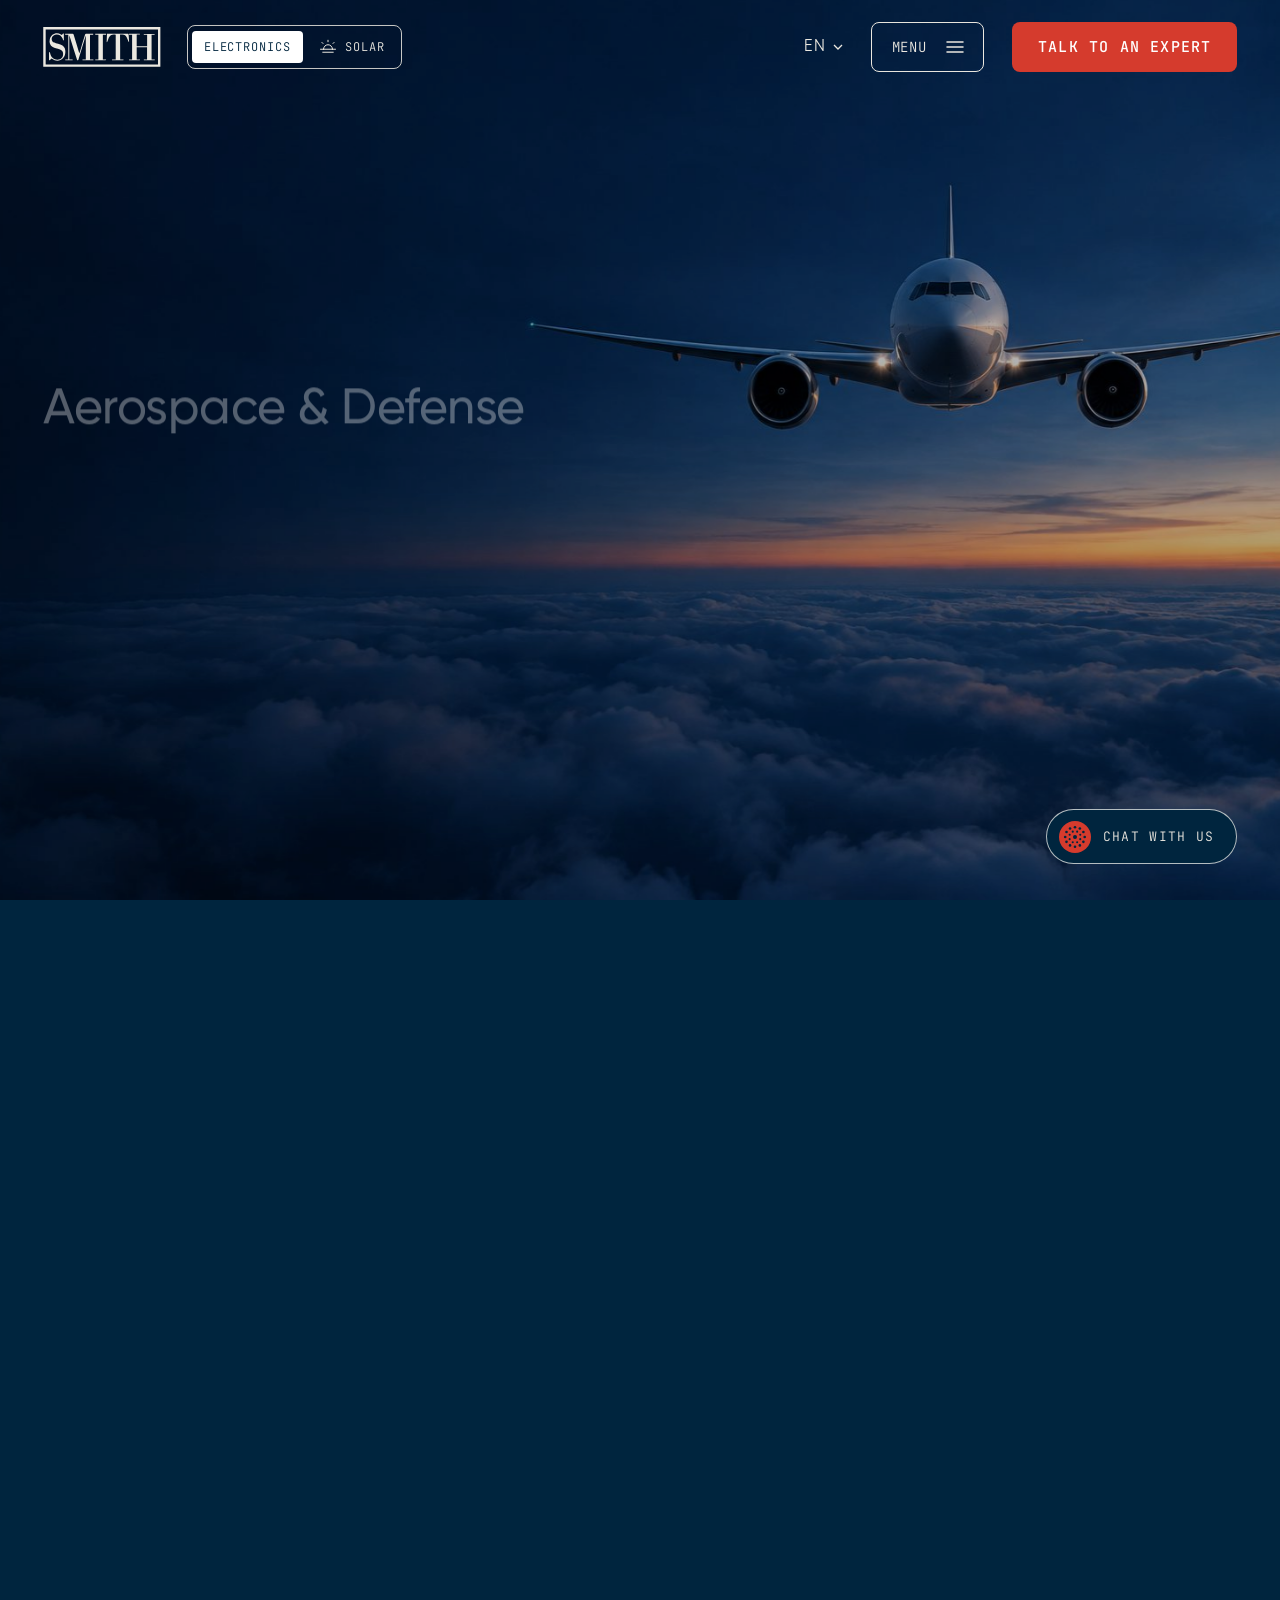
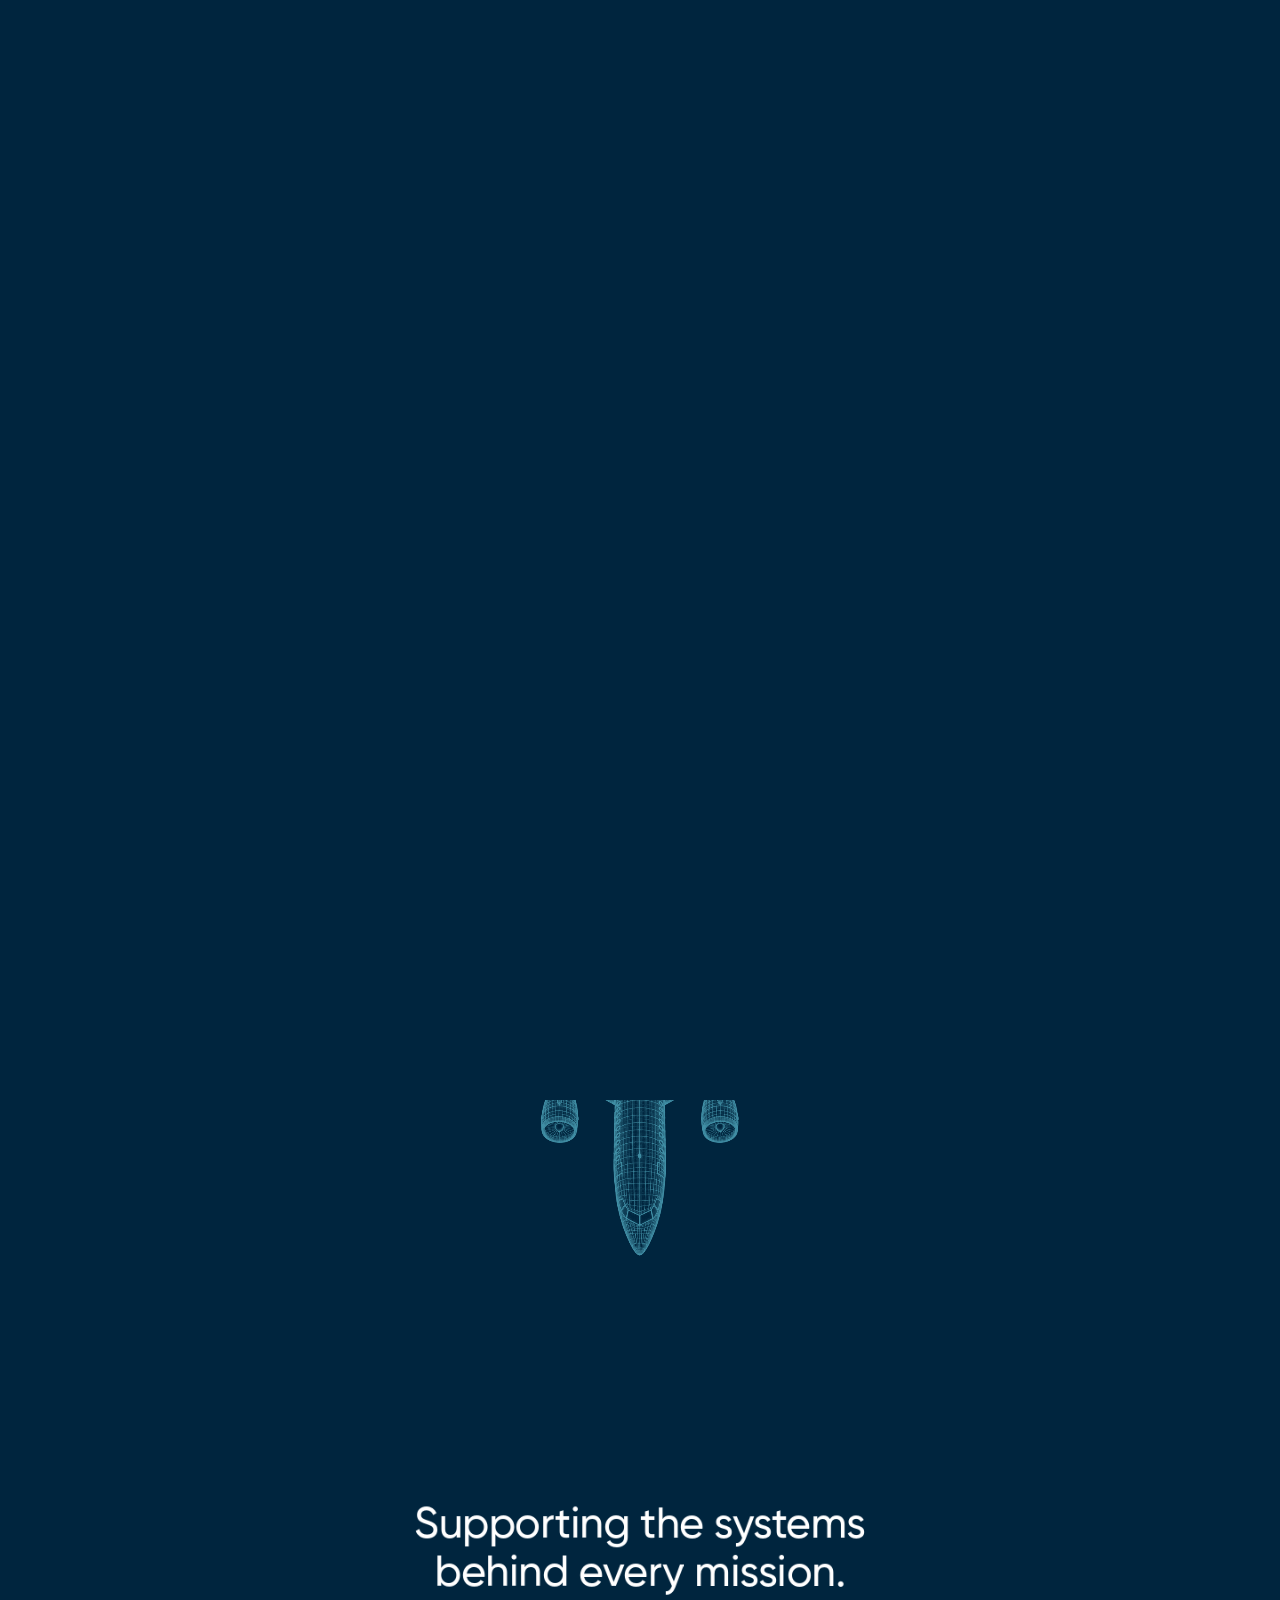
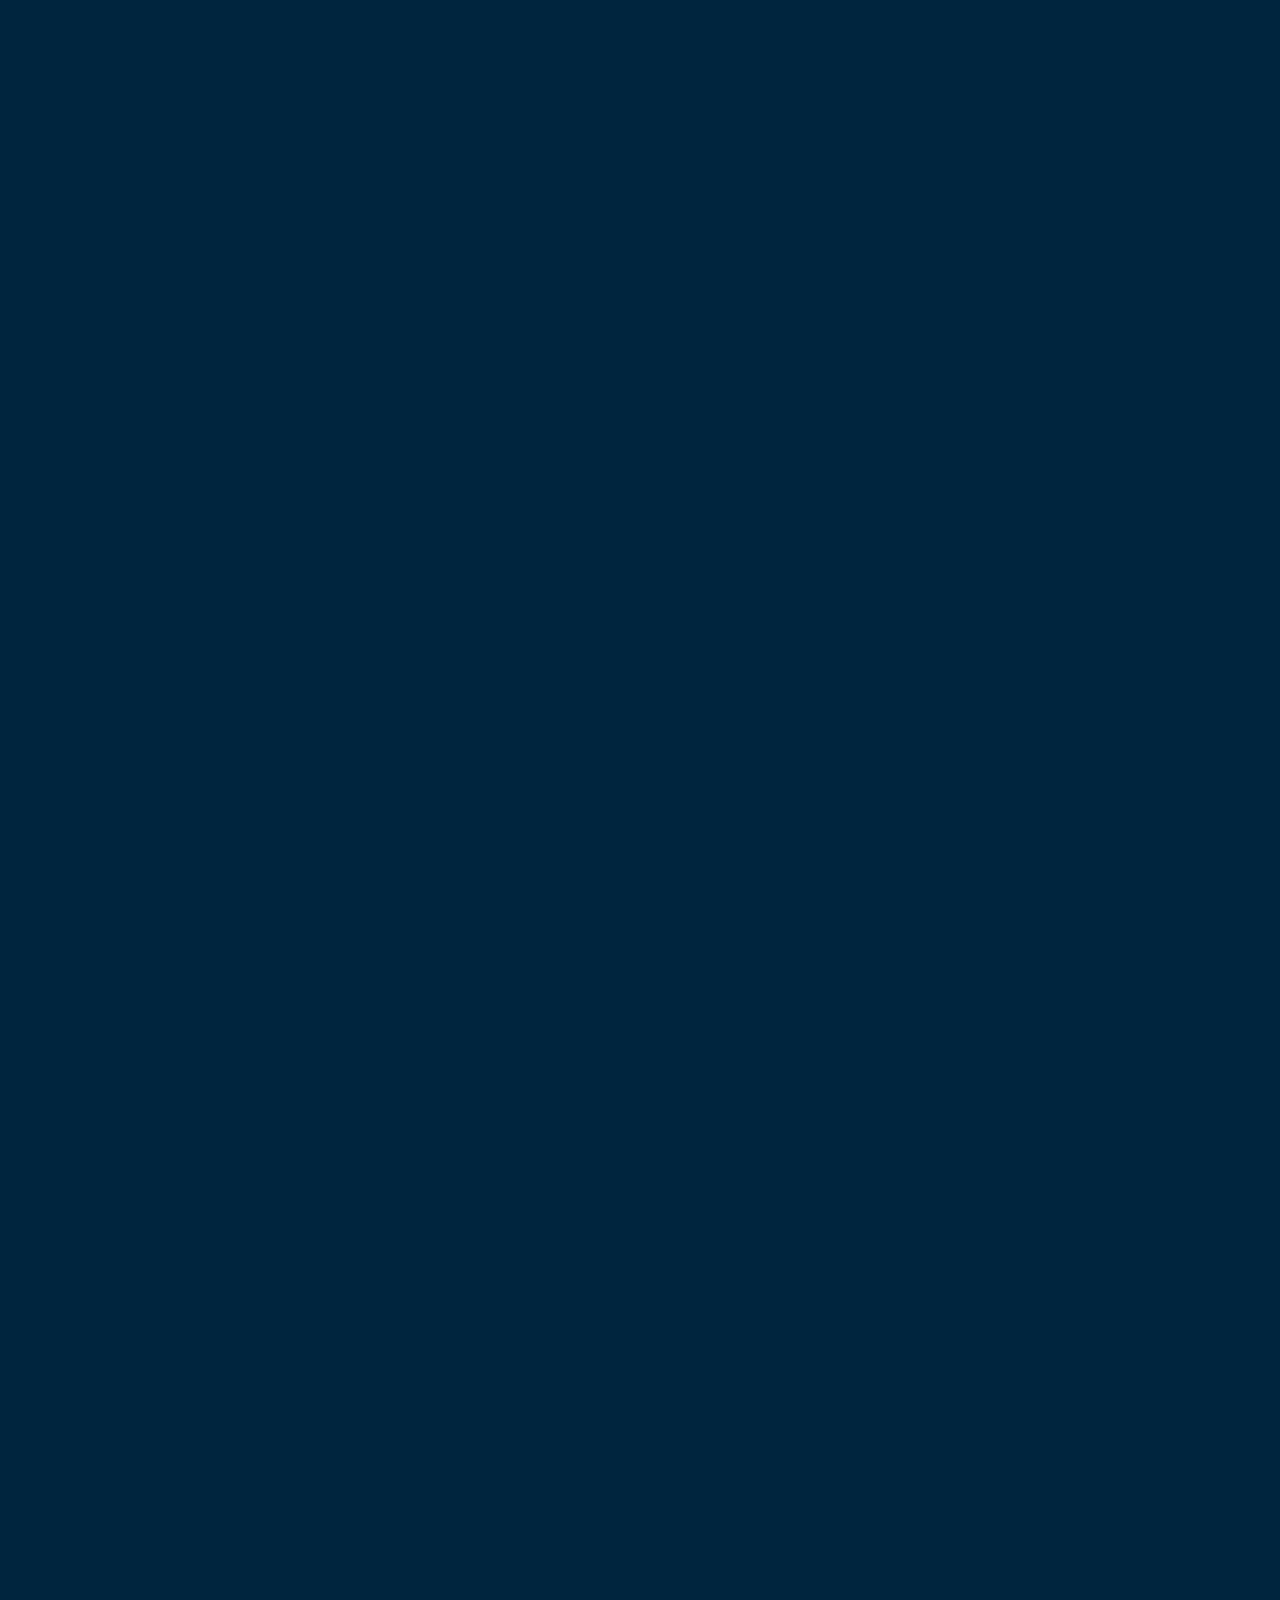
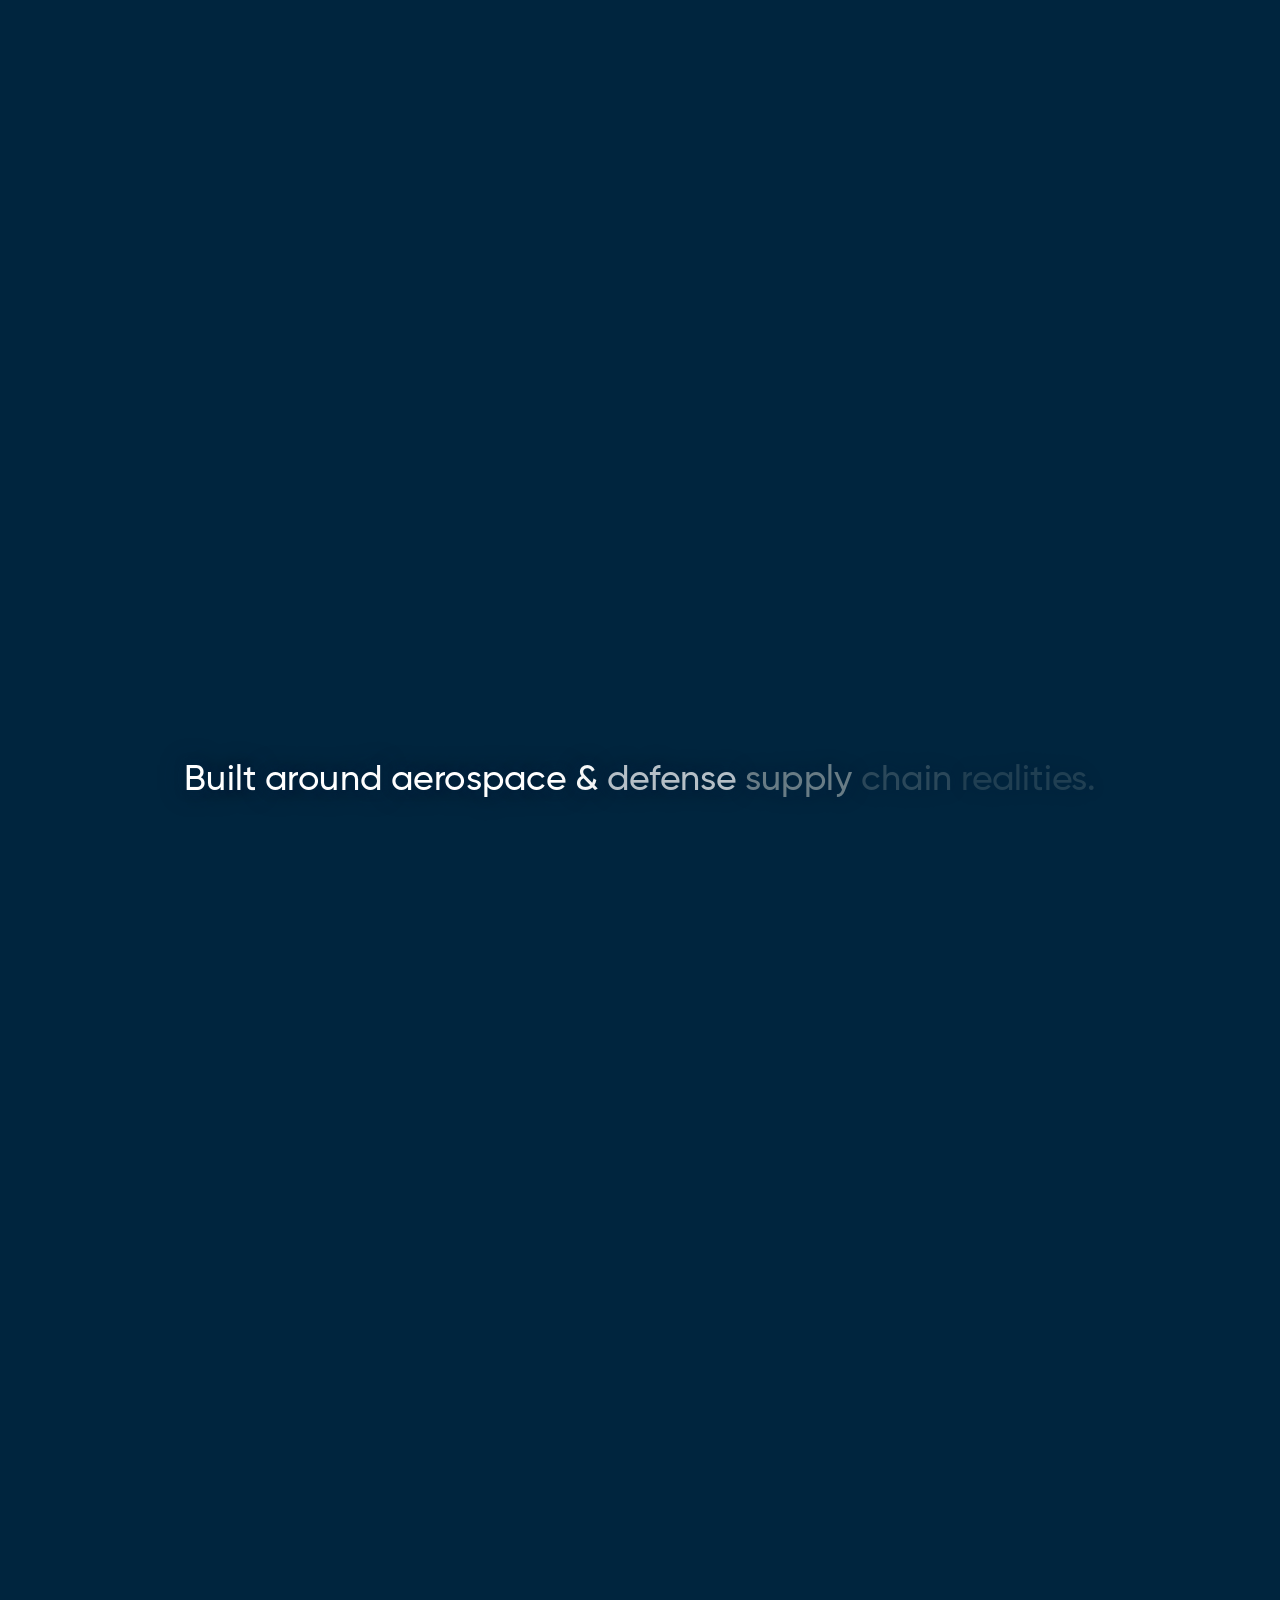
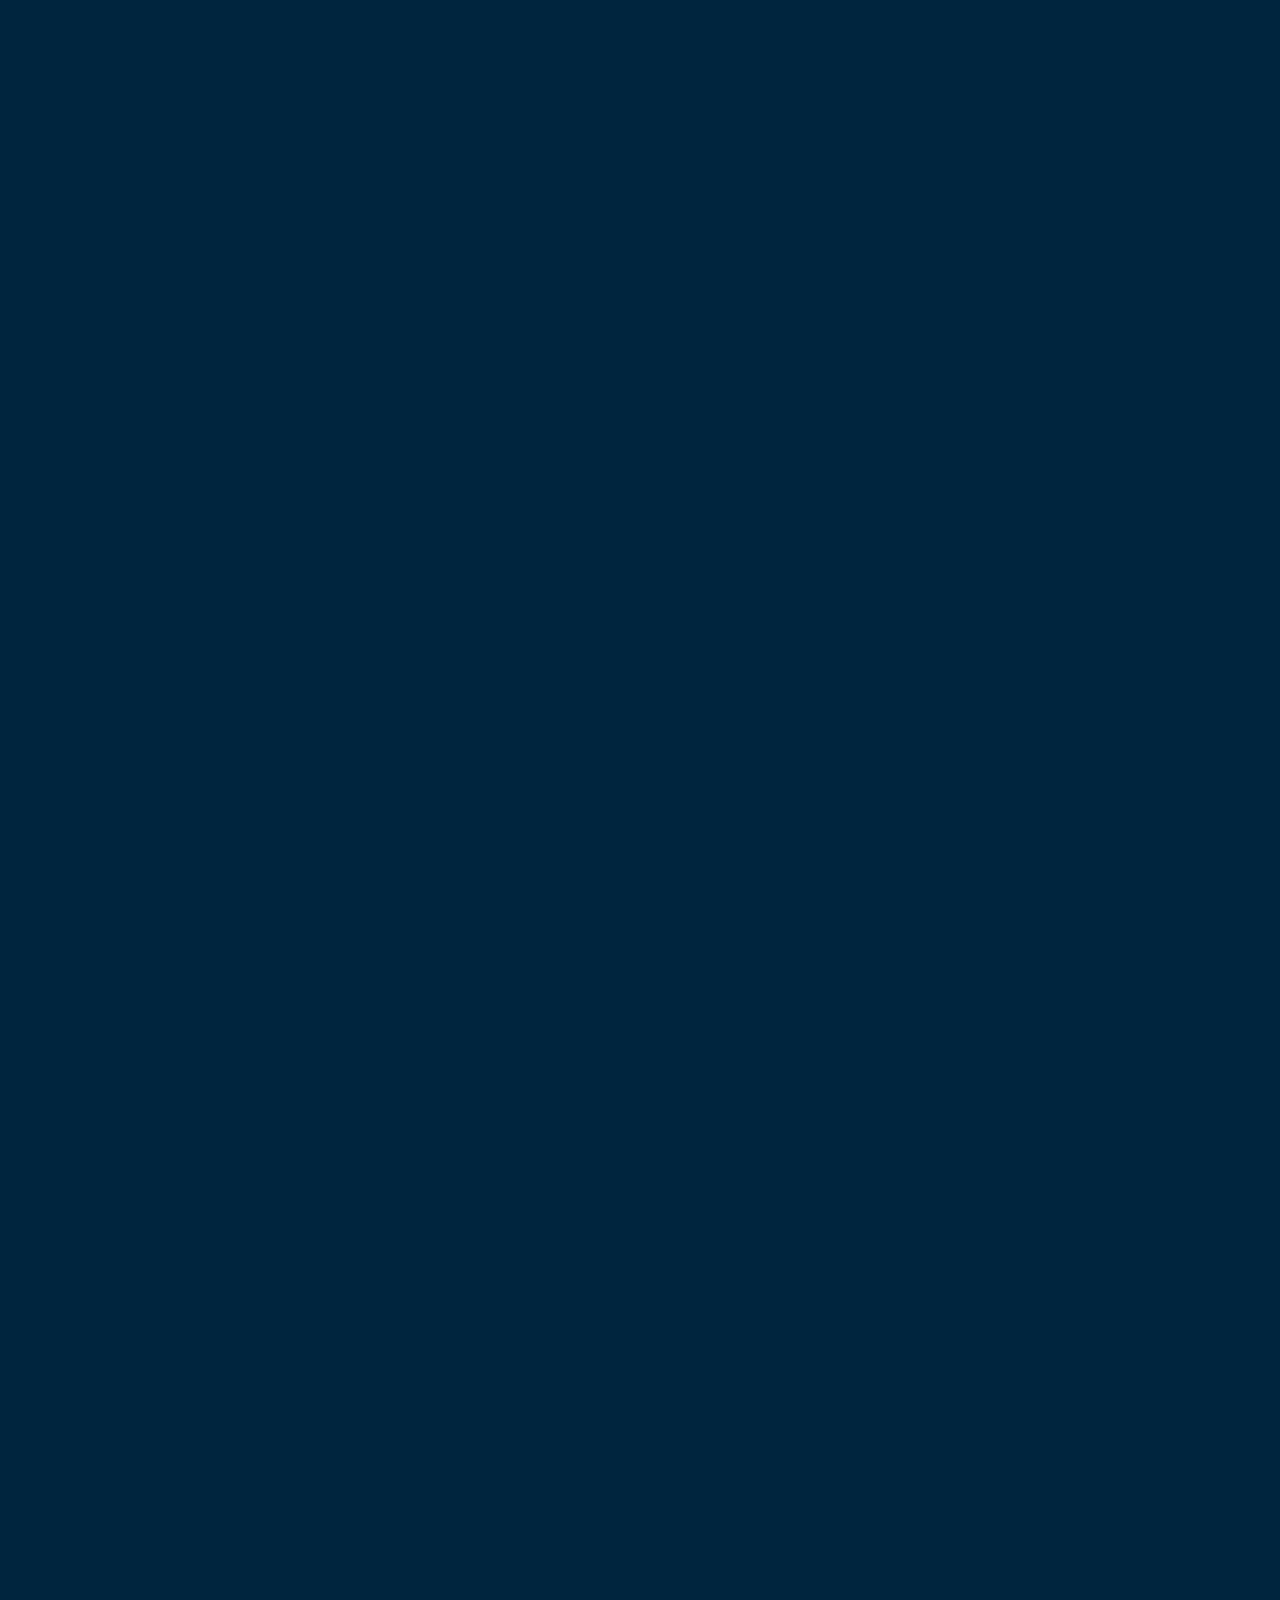
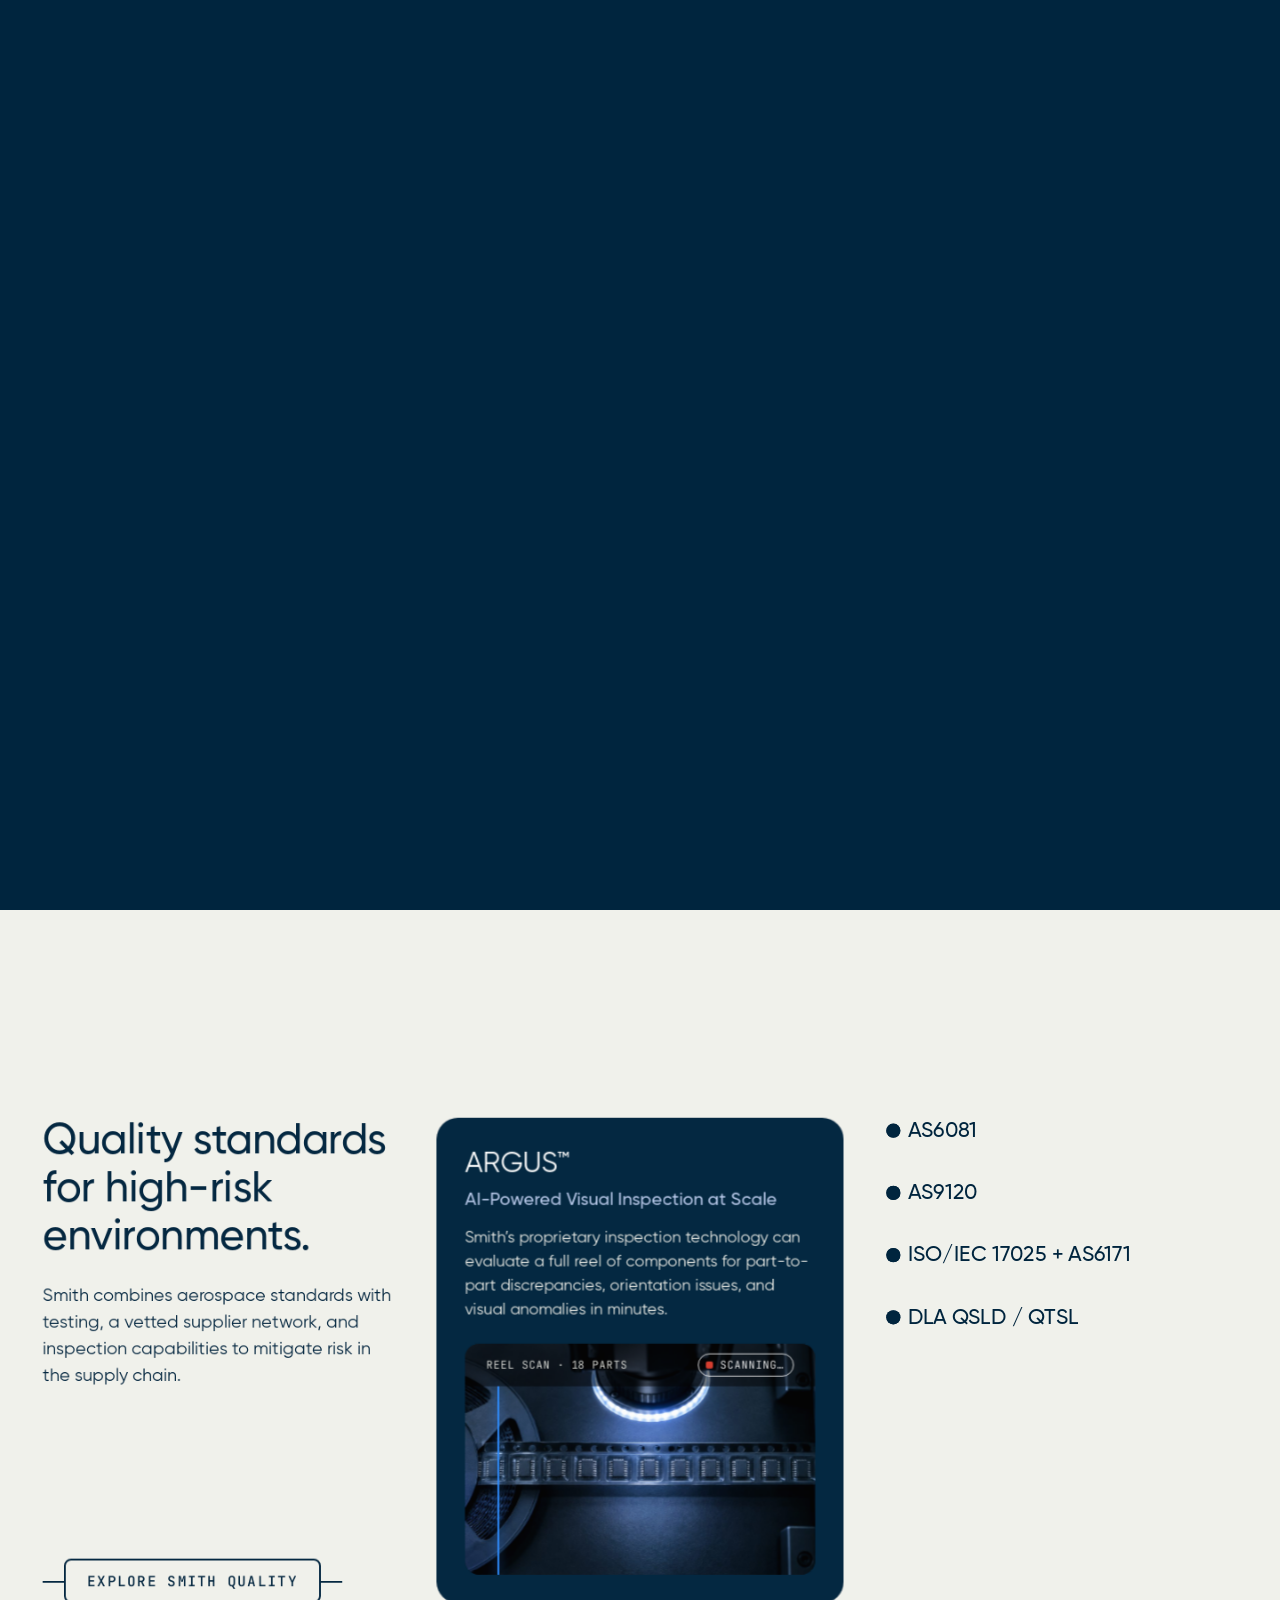
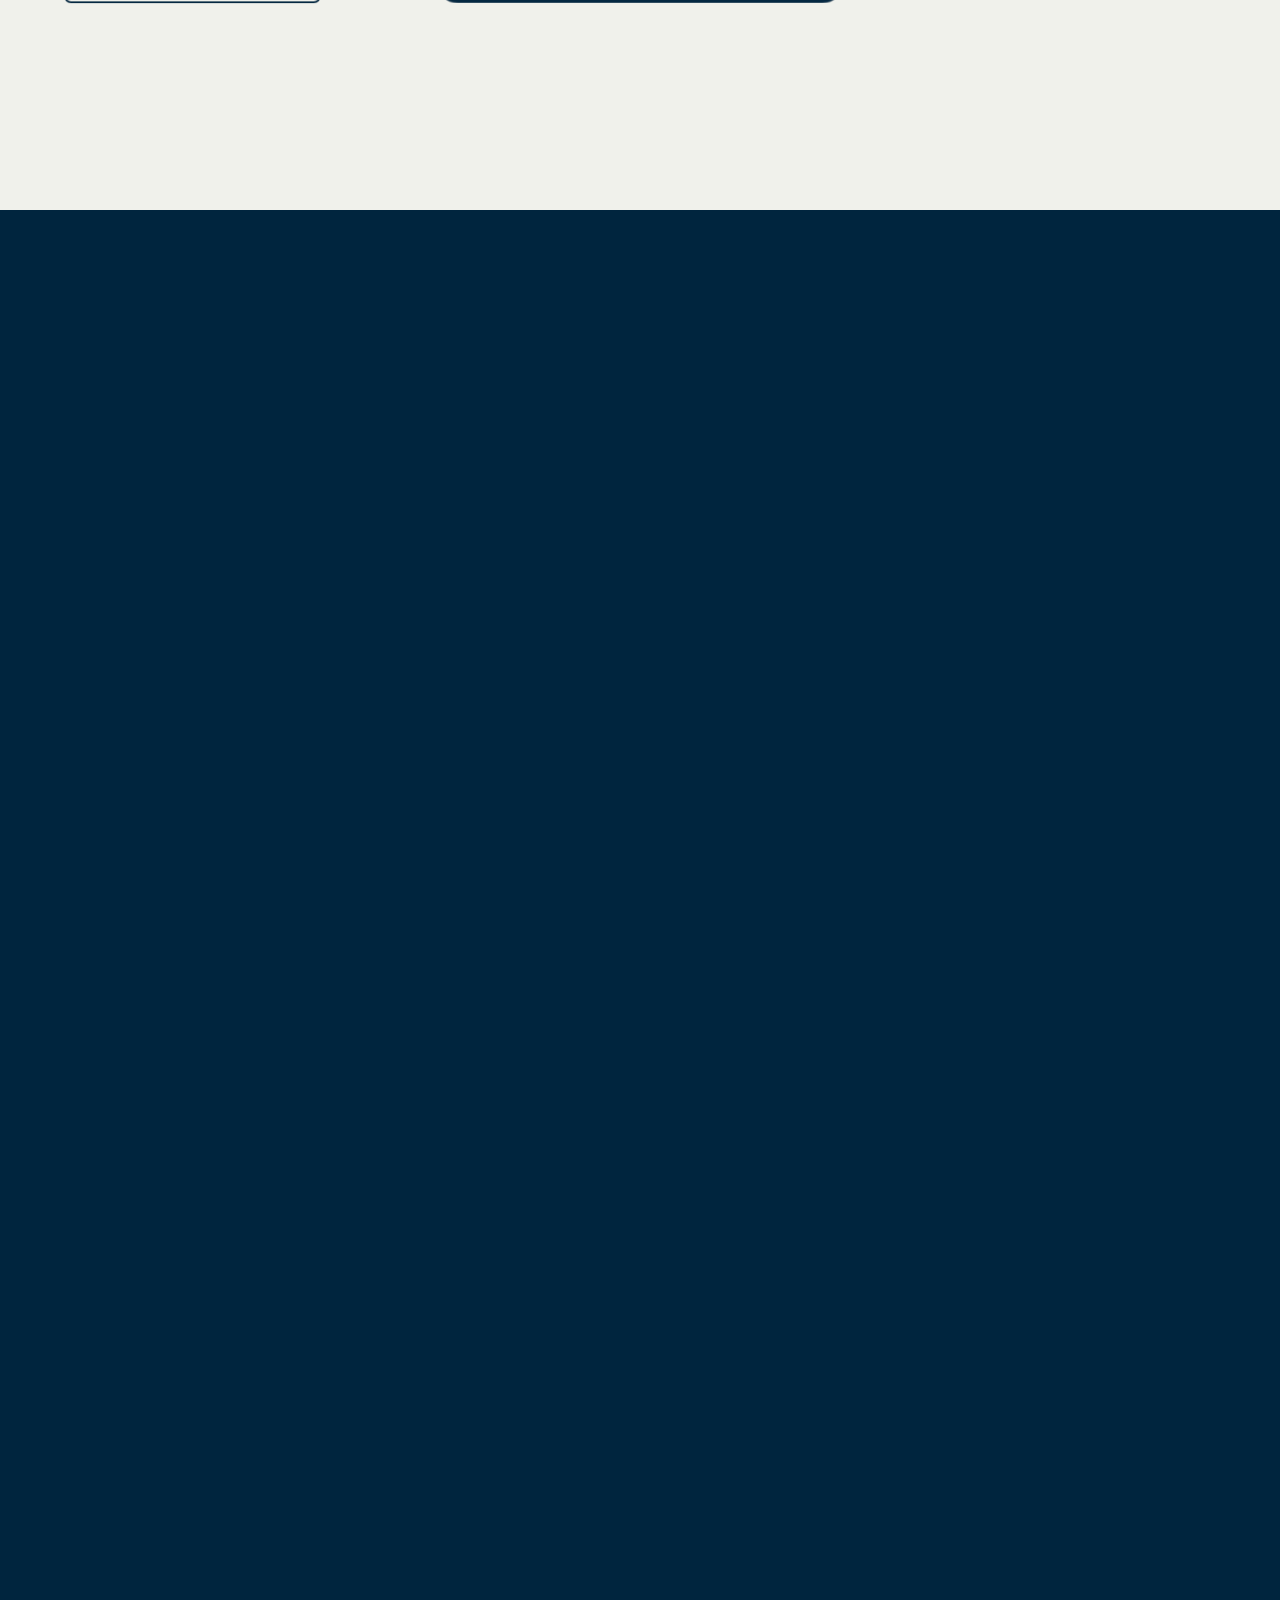
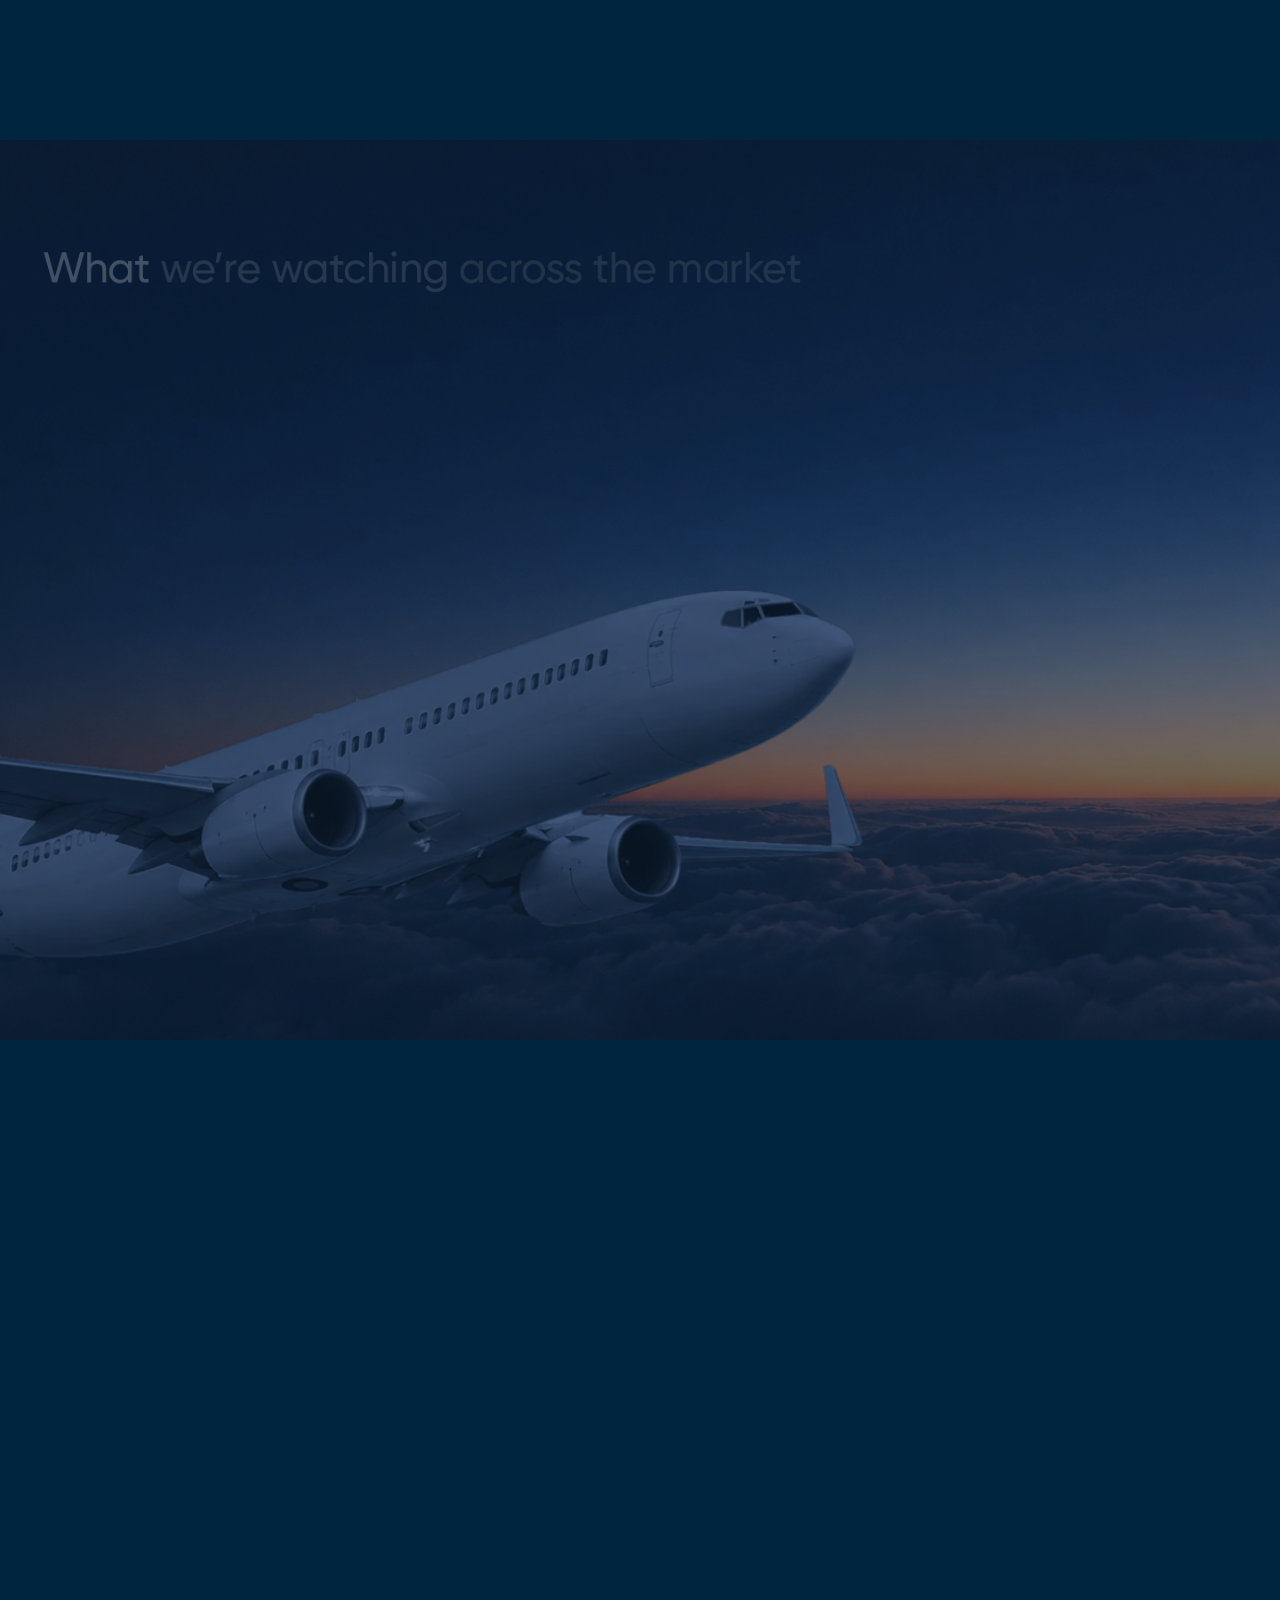
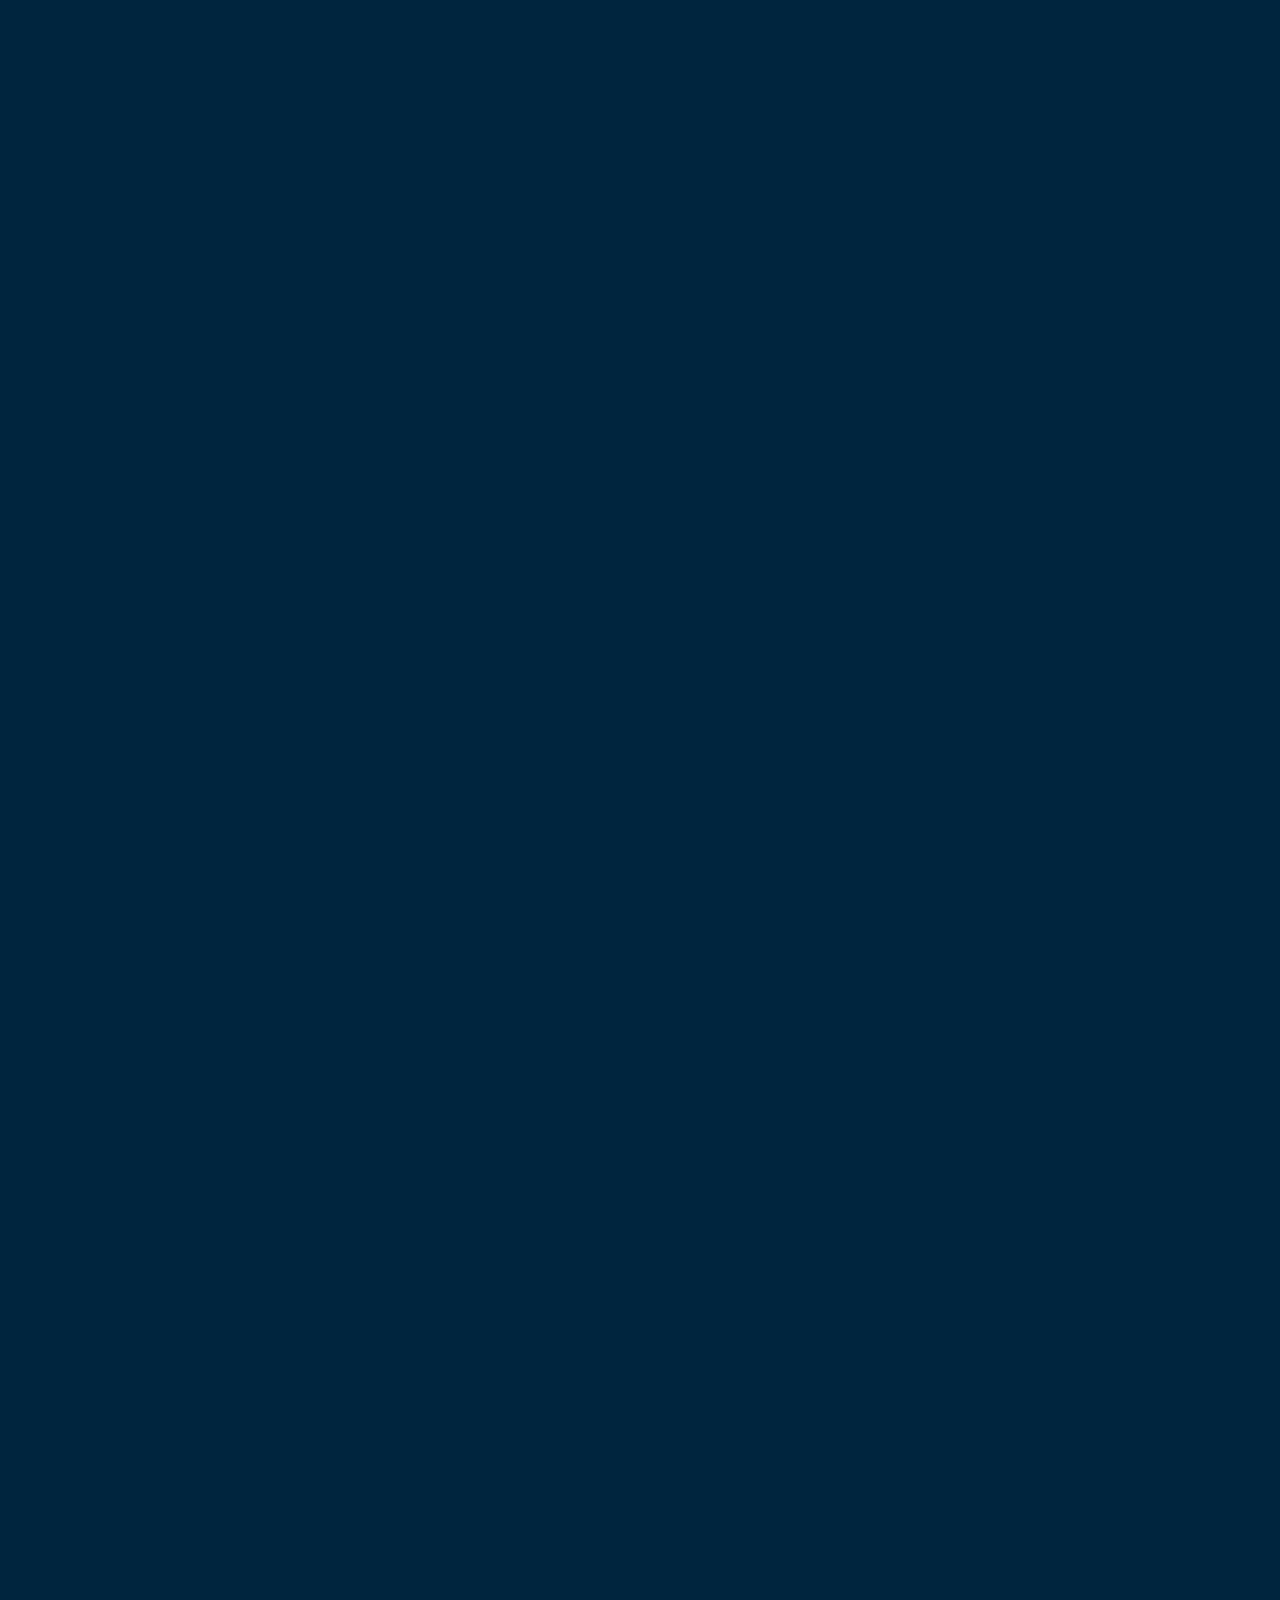
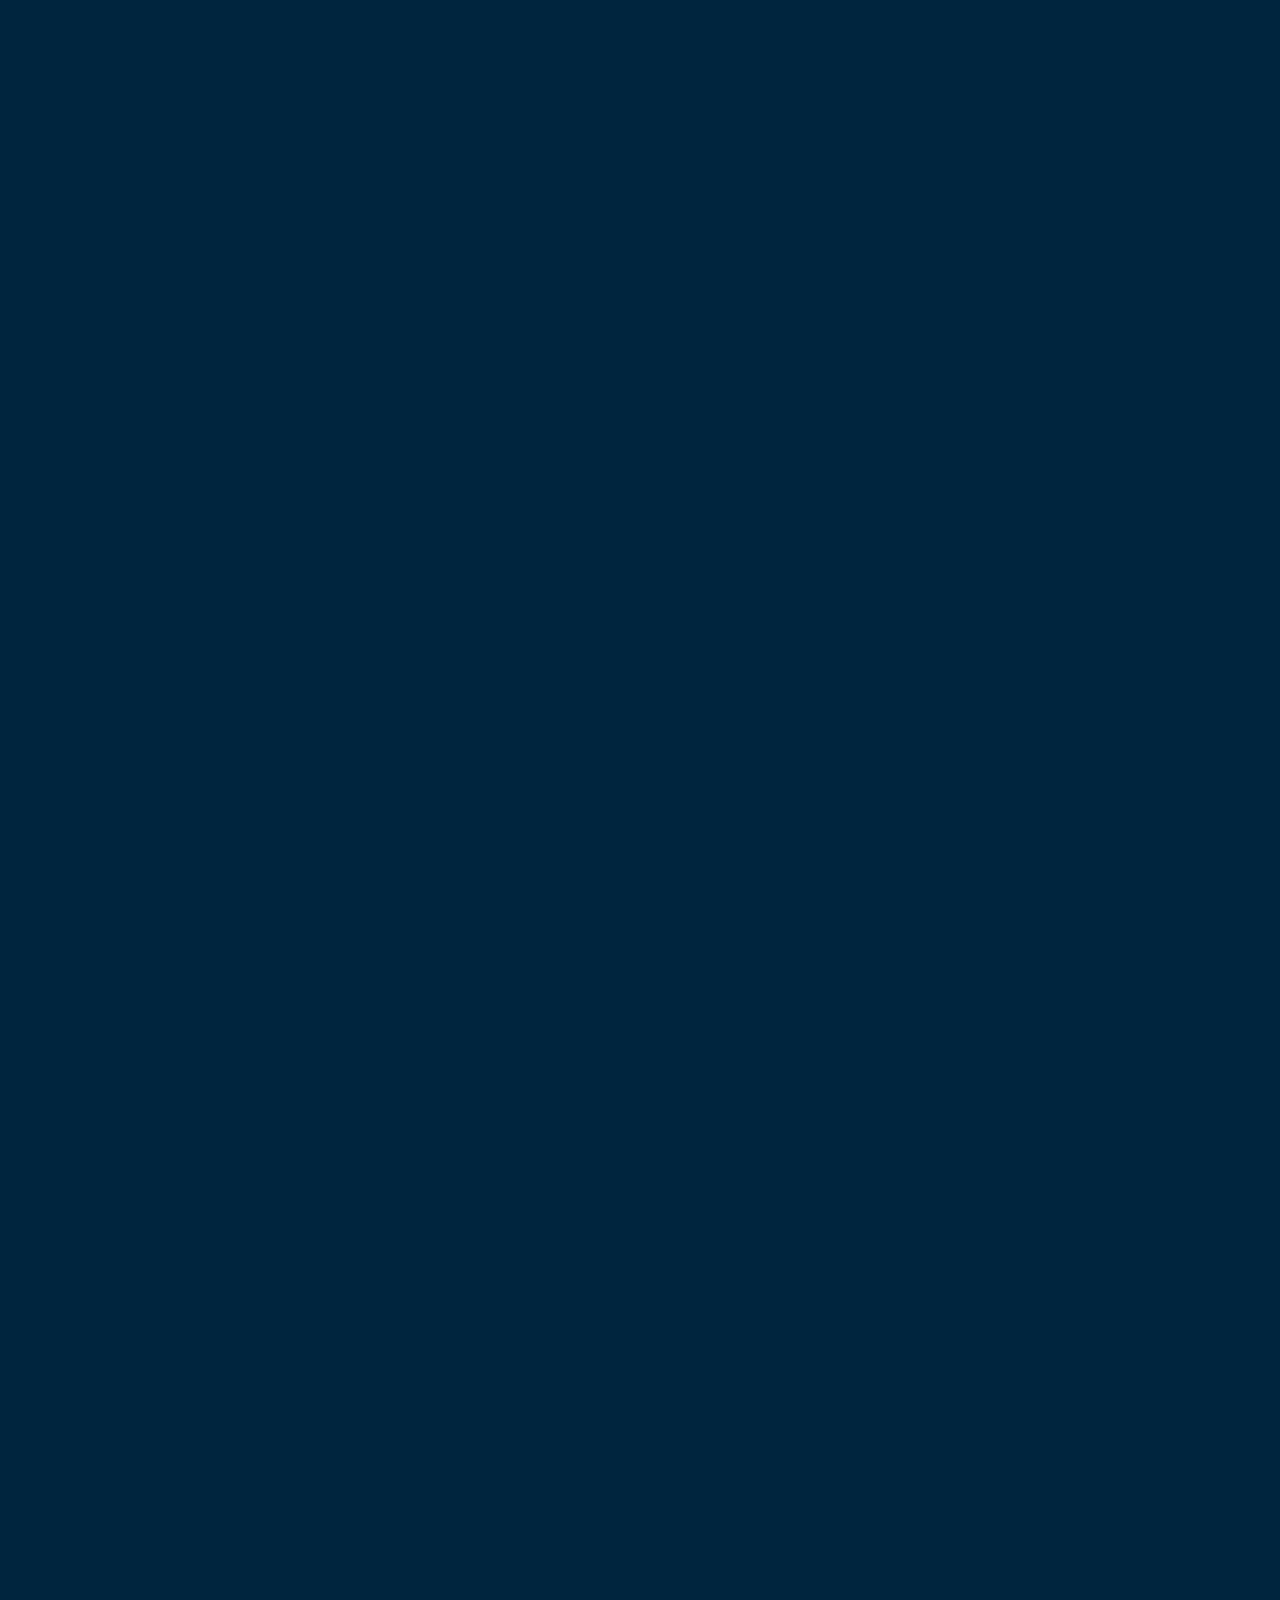
<file: industries/aerospace-defense/index.html>
<!doctype html>
<html lang="en">
<head>
  <meta charset="utf-8" />
  <script>document.documentElement.classList.add("js")</script>
  <meta name="robots" content="noindex, nofollow" />
  <meta name="viewport" content="width=device-width, initial-scale=1" />
  <title>Aerospace &amp; Defense — Smith</title>

  <link rel="preconnect" href="https://fonts.googleapis.com" />
  <link rel="preconnect" href="https://fonts.gstatic.com" crossorigin />
  <link href="https://fonts.googleapis.com/css2?family=JetBrains+Mono:wght@400;500&display=swap" rel="stylesheet" />
  <link rel="preload" href="../../assets/fonts/Gilroy-Regular.woff2" as="font" type="font/woff2" crossorigin />
  <link rel="preload" href="../../assets/fonts/Gilroy-Medium.woff2" as="font" type="font/woff2" crossorigin />

  <link rel="stylesheet" href="../../vendor/lenis.css" />
  <link rel="stylesheet" href="../../css/style.css?v=53" />
  <link rel="stylesheet" href="../../css/aerospace.css?v=56" />
</head>
<body class="page-ad">

  <!-- shared icon sprite -->
  <svg width="0" height="0" style="position:absolute" aria-hidden="true">
    <symbol id="i-arrow" viewBox="0 0 16 16"><path d="M2.5 8h10.5M9 4l4 4-4 4" fill="none" stroke="currentColor" stroke-width="1.6"/></symbol>
    <symbol id="i-mark" viewBox="0 0 24 24" fill="currentColor"><circle cx="12" cy="2.2" r="1.3"/><circle cx="16.85" cy="3.5" r="1.3"/><circle cx="20.4" cy="7.05" r="1.3"/><circle cx="21.7" cy="12" r="1.3"/><circle cx="20.4" cy="16.85" r="1.3"/><circle cx="16.85" cy="20.4" r="1.3"/><circle cx="12" cy="21.7" r="1.3"/><circle cx="7.05" cy="20.4" r="1.3"/><circle cx="3.5" cy="16.85" r="1.3"/><circle cx="2.2" cy="12" r="1.3"/><circle cx="3.5" cy="7.05" r="1.3"/><circle cx="7.05" cy="3.5" r="1.3"/><circle cx="14.15" cy="6.65" r="1.05"/><circle cx="17.25" cy="9.75" r="1.05"/><circle cx="17.25" cy="14.15" r="1.05"/><circle cx="14.15" cy="17.25" r="1.05"/><circle cx="9.75" cy="17.25" r="1.05"/><circle cx="6.65" cy="14.15" r="1.05"/><circle cx="6.65" cy="9.75" r="1.05"/><circle cx="9.75" cy="6.65" r="1.05"/><circle cx="12" cy="12" r="2"/></symbol>
    <symbol id="i-chart" viewBox="0 0 24 24"><path d="M21 21H6.2c-1.1 0-1.7 0-2.1-.2a2 2 0 0 1-.9-.9C3 19.5 3 18.9 3 17.8V3m18 4-5.4 5.4c-.2.2-.3.3-.4.3h-.4c-.1 0-.2-.1-.4-.3l-1.9-1.9c-.2-.2-.3-.3-.4-.3h-.4c-.1 0-.2.1-.4.3L7 15m14-8h-4m4 0v4" fill="none" stroke="currentColor" stroke-width="2" stroke-linecap="round" stroke-linejoin="round"/></symbol>
  </svg>

  <!-- =====================================================
       HEADER — fixed nav (Nav Bar AA) + live market ticker
       ===================================================== -->
  <header class="header">
    <div class="nav">
      <div class="nav__brand">
        <a href="../../" class="logo" aria-label="Smith home"><img src="../../assets/img/logo.svg" alt="Smith" width="120" height="41" /></a>
        <nav class="switch" aria-label="Business unit">
          <a class="switch__btn is-active" href="../../">Electronics</a>
          <a class="switch__btn" href="https://isadoraagency.github.io/smith-solar/" data-site-switch>
            <!-- sun icon, from the Smith Solar nav toggle -->
            <svg class="switch__icon" width="18" height="18" viewBox="0 0 18 18" fill="none" aria-hidden="true"><path d="M9 2.25V3.75M3.98559 5.48559L2.92493 4.42493M14.0143 5.48559L15.075 4.42493M4.5 11.25C4.5 8.76472 6.51472 6.75 9 6.75C11.4853 6.75 13.5 8.76472 13.5 11.25M4.5 11.25H13.5M4.5 11.25H1.5M13.5 11.25H16.5M14.25 14.25H3.75" stroke="currentColor" stroke-linecap="round" stroke-linejoin="round"/></svg>
            Solar
          </a>
        </nav>
      </div>

      <div class="nav__right">
        <button type="button" class="nav__lang">EN <svg width="10" height="6" viewBox="0 0 10 6" fill="none" stroke="currentColor" stroke-width="1.3" aria-hidden="true"><path d="m1 1 4 4 4-4"/></svg></button>
        <button type="button" class="menu-btn" id="menuBtn" aria-expanded="false" aria-controls="siteMenu"><span class="menu-btn__label">Menu</span><svg class="menu-btn__open" width="24" height="24" viewBox="0 0 24 24" fill="none" stroke="currentColor" stroke-width="1.5" stroke-linecap="round" aria-hidden="true"><path d="M4 7h16M4 12h16M4 17h16"/></svg><svg class="menu-btn__close" width="24" height="24" viewBox="0 0 24 24" fill="none" stroke="currentColor" stroke-width="1.6" stroke-linecap="round" aria-hidden="true"><path d="M6 6l12 12M18 6 6 18"/></svg></button>
        <a href="#contact" class="cta">Talk to an Expert</a>
      </div>
    </div>

    <!-- full-screen menu (sm-nav-desktop v2, state=open) — js/nav-menu.js -->
    <div class="site-menu" id="siteMenu" role="dialog" aria-modal="true" aria-label="Menu" hidden data-lenis-prevent>
      <div class="site-menu__inner">
        <ul class="site-menu__primary" aria-label="Menu">
            <li><button type="button" class="site-menu__item" data-panel="services" aria-controls="panel-services">Services<svg class="site-menu__arrow" viewBox="0 0 20 20" aria-hidden="true"><path d="M4 10h12M11 5l5 5-5 5"/></svg></button></li>
            <li><a href="#" class="site-menu__item">Products<svg class="site-menu__arrow" viewBox="0 0 20 20" aria-hidden="true"><path d="M4 10h12M11 5l5 5-5 5"/></svg></a></li>
            <li><button type="button" class="site-menu__item is-current" data-panel="industries" aria-controls="panel-industries">Industries<svg class="site-menu__arrow" viewBox="0 0 20 20" aria-hidden="true"><path d="M4 10h12M11 5l5 5-5 5"/></svg></button></li>
            <li><a href="#" class="site-menu__item">Quality<svg class="site-menu__arrow" viewBox="0 0 20 20" aria-hidden="true"><path d="M4 10h12M11 5l5 5-5 5"/></svg></a></li>
            <li><a href="#" class="site-menu__item">Market Intelligence<svg class="site-menu__arrow" viewBox="0 0 20 20" aria-hidden="true"><path d="M4 10h12M11 5l5 5-5 5"/></svg></a></li>
            <li><button type="button" class="site-menu__item" data-panel="company" aria-controls="panel-company">Company<svg class="site-menu__arrow" viewBox="0 0 20 20" aria-hidden="true"><path d="M4 10h12M11 5l5 5-5 5"/></svg></button></li>
            <li class="site-menu__login-row"><a href="#" class="site-menu__login"><svg class="site-menu__user" viewBox="0 0 24 24" fill="none" stroke="currentColor" stroke-width="1.3" aria-hidden="true"><circle cx="12" cy="8" r="4.2"/><path d="M4 21c.8-4.2 4-6.5 8-6.5s7.2 2.3 8 6.5"/></svg><span>Log in</span></a></li>
        </ul>
        <div class="site-menu__panels">
          <div class="site-menu__panel" id="panel-services" data-panel="services" hidden>
            <p class="site-menu__title">Services</p>
            <ul><li><a href="../../services/procurement-v3/">Procurement<svg class="site-menu__arrow" viewBox="0 0 20 20" aria-hidden="true"><path d="M4 10h12M11 5l5 5-5 5"/></svg></a></li><li><a href="#">Supply Chain<svg class="site-menu__arrow" viewBox="0 0 20 20" aria-hidden="true"><path d="M4 10h12M11 5l5 5-5 5"/></svg></a></li><li><a href="#">Operational Capabilities<svg class="site-menu__arrow" viewBox="0 0 20 20" aria-hidden="true"><path d="M4 10h12M11 5l5 5-5 5"/></svg></a></li></ul>
          </div>
          <div class="site-menu__panel site-menu__panel--cols" id="panel-industries" data-panel="industries" hidden>
            <p class="site-menu__title">Industries</p>
            <ul><li><a href="../../industries/aerospace-defense/" aria-current="page">Aerospace &amp; Defense<svg class="site-menu__arrow" viewBox="0 0 20 20" aria-hidden="true"><path d="M4 10h12M11 5l5 5-5 5"/></svg></a></li><li><a href="#">Automation<svg class="site-menu__arrow" viewBox="0 0 20 20" aria-hidden="true"><path d="M4 10h12M11 5l5 5-5 5"/></svg></a></li><li><a href="#">Automotive<svg class="site-menu__arrow" viewBox="0 0 20 20" aria-hidden="true"><path d="M4 10h12M11 5l5 5-5 5"/></svg></a></li><li><a href="#">Computing<svg class="site-menu__arrow" viewBox="0 0 20 20" aria-hidden="true"><path d="M4 10h12M11 5l5 5-5 5"/></svg></a></li><li><a href="#">Consumer Electronics<svg class="site-menu__arrow" viewBox="0 0 20 20" aria-hidden="true"><path d="M4 10h12M11 5l5 5-5 5"/></svg></a></li><li><a href="#">Data Centers<svg class="site-menu__arrow" viewBox="0 0 20 20" aria-hidden="true"><path d="M4 10h12M11 5l5 5-5 5"/></svg></a></li><li><a href="#">E-Commerce<svg class="site-menu__arrow" viewBox="0 0 20 20" aria-hidden="true"><path d="M4 10h12M11 5l5 5-5 5"/></svg></a></li><li><a href="#">Education<svg class="site-menu__arrow" viewBox="0 0 20 20" aria-hidden="true"><path d="M4 10h12M11 5l5 5-5 5"/></svg></a></li><li><a href="#">Gaming<svg class="site-menu__arrow" viewBox="0 0 20 20" aria-hidden="true"><path d="M4 10h12M11 5l5 5-5 5"/></svg></a></li><li><a href="#">IoT<svg class="site-menu__arrow" viewBox="0 0 20 20" aria-hidden="true"><path d="M4 10h12M11 5l5 5-5 5"/></svg></a></li><li><a href="#">Medical<svg class="site-menu__arrow" viewBox="0 0 20 20" aria-hidden="true"><path d="M4 10h12M11 5l5 5-5 5"/></svg></a></li><li><a href="#">Oil &amp; Gas<svg class="site-menu__arrow" viewBox="0 0 20 20" aria-hidden="true"><path d="M4 10h12M11 5l5 5-5 5"/></svg></a></li></ul>
          </div>
          <div class="site-menu__panel site-menu__panel--groups" id="panel-company" data-panel="company" hidden>
            <p class="site-menu__title">Company</p>
            <div class="site-menu__groups">
              <div class="site-menu__group"><p class="site-menu__group-title">About Us</p><ul><li><a href="../../company/about/">Smith Advantage<svg class="site-menu__arrow" viewBox="0 0 20 20" aria-hidden="true"><path d="M4 10h12M11 5l5 5-5 5"/></svg></a></li><li><a href="#">Leadership<svg class="site-menu__arrow" viewBox="0 0 20 20" aria-hidden="true"><path d="M4 10h12M11 5l5 5-5 5"/></svg></a></li><li><a href="#">Locations<svg class="site-menu__arrow" viewBox="0 0 20 20" aria-hidden="true"><path d="M4 10h12M11 5l5 5-5 5"/></svg></a></li><li><a href="#">Careers<svg class="site-menu__arrow" viewBox="0 0 20 20" aria-hidden="true"><path d="M4 10h12M11 5l5 5-5 5"/></svg></a></li><li><a href="#">Newsroom<svg class="site-menu__arrow" viewBox="0 0 20 20" aria-hidden="true"><path d="M4 10h12M11 5l5 5-5 5"/></svg></a></li></ul></div>
              <div class="site-menu__group"><p class="site-menu__group-title">Our Values</p><ul><li><a href="#">Corporate Social Responsibility<svg class="site-menu__arrow" viewBox="0 0 20 20" aria-hidden="true"><path d="M4 10h12M11 5l5 5-5 5"/></svg></a></li><li><a href="#">Sustainability<svg class="site-menu__arrow" viewBox="0 0 20 20" aria-hidden="true"><path d="M4 10h12M11 5l5 5-5 5"/></svg></a></li><li><a href="#">Structure &amp; Finance<svg class="site-menu__arrow" viewBox="0 0 20 20" aria-hidden="true"><path d="M4 10h12M11 5l5 5-5 5"/></svg></a></li></ul></div>
            </div>
          </div>
        </div>
      </div>
    </div>
  </header>


  <main class="ad">

    <!-- 1 + 2. HERO → OVERVIEW: one pinned stage. The head-on aircraft photo
         shrinks into the overview circle while the cyan line draws in. -->
    <section class="ad-stage scene" id="stage" data-nav="dark">
      <div class="canvas">
        <svg class="ov__line" viewBox="0 0 1440 900" aria-hidden="true">
          <path class="ov__path" pathLength="1" d="M-314 213.24H-172.416C-143.694 213.24 -117.153 228.56 -102.792 253.44C-99.2792 259.52 -96.579 266.04 -94.7606 272.83L-82.3242 319.24C-74.5036 348.43 -48.0311 368.7 -17.8146 368.65L318.566 368.09C348.804 368.04 375.249 347.71 383.076 318.5L398.251 261.86C406.053 232.75 432.439 212.5 462.583 212.5H1456"/>
        </svg>
        <i class="ov__marker" aria-hidden="true"></i>
        <div class="ov__slot" id="ovSlot" aria-hidden="true"></div>
        <p class="ov__statement" id="ovStatement">Aerospace and defense programs depend on components that may remain in service for decades, even as technologies, suppliers, regulations, and availability change. Smith helps organizations navigate that complexity with global procurement expertise, rigorous quality controls, and long-term component lifecycle support.</p>
        <aside class="ov__card" id="ovCard">
          <b>#1</b>
          <h2>Independent Global Distributor</h2>
          <p>Ranked by Supply Chain Connect.</p>
        </aside>
      </div>

      <!-- the hero sits on top; its photo becomes the circle -->
      <div class="hero-media" id="heroMedia"><img src="../../assets/img/ad/hero.jpg" alt="A commercial airliner flying head-on above the clouds at dusk" /></div>
      <div class="ad-hero" id="heroCopy">
        <h1 class="ad-hero__title" id="heroTitle">Aerospace &amp; Defense</h1>
      </div>
    </section>

    <!-- 3. APPLICATIONS: pinned. Intro title over the top-view wireframe,
         then tabs + panel + perspective wireframe; the categories autoplay
         (and follow hover) and light up the matching part of the aircraft. -->
    <section class="apps scene" id="apps" data-nav="dark">
      <div class="canvas">
        <div class="apps__topwrap" aria-hidden="true"><img class="apps__top" src="../../assets/img/ad/wire-aircraft-top.png?v=2" alt="" /></div>
        <h2 class="apps__intro">Supporting the systems<br />behind every mission.</h2>

        <div class="apps__zoom">
        <div class="apps__visual" data-visual="0">
          <img class="apps__plane" src="../../assets/img/ad/wire-aircraft-perspective.png" alt="Wireframe of a commercial aircraft" />
          <div class="hl" data-hl="0" data-dim="1"><img class="hl__cut" src="../../assets/img/ad/cut-engine.png" alt="" style="left:1000.91px;top:580.35px;width:113.22px;height:99.05px" /><img class="hl__detail" src="../../assets/img/ad/detail-fadec.jpg" alt="" style="left:1132px;top:475px;width:220px;height:220px" /><p class="hl__label" style="left:1114px;top:711px">Engine control computer (FADEC)</p></div><div class="hl" data-hl="1" data-dim="1"><img class="hl__cut" src="../../assets/img/ad/cut-eebay.png" alt="" style="left:655.04px;top:619.97px;width:187.1px;height:115.71px" /><p class="hl__label" style="left:764px;top:702px">Avionics &amp; power electronics (E&amp;E bay)</p></div><div class="hl" data-hl="2" data-dim="1"><img class="hl__cut" src="../../assets/img/ad/cut-radome.png" alt="" style="left:602.21px;top:617.1px;width:65.46px;height:121.16px" /><p class="hl__label" style="left:687px;top:663px">Weather radar &amp; air-data probes</p></div><div class="hl" data-hl="3" data-dim="1"><img class="hl__cut" src="../../assets/img/ad/cut-recorder.png" alt="" style="left:1061.3px;top:324.92px;width:83.17px;height:152.26px" /><img class="hl__detail" src="../../assets/img/ad/detail-fdr-inside.jpg" alt="" style="left:1180px;top:420px;width:220px;height:220px" /><p class="hl__label" style="left:1180px;top:656px">Flight recorder memory unit</p></div><div class="hl" data-hl="4" data-dim="1"><img class="hl__cut" src="../../assets/img/ad/cut-flightdeck.png" alt="" style="left:602.3px;top:542.35px;width:173.7px;height:195.81px" /><img class="hl__detail" src="../../assets/img/ad/detail-cockpit.jpg" alt="" style="left:808px;top:488px;width:240px;height:240px" /><p class="hl__label" style="left:808px;top:744px">Flight deck displays &amp; controls</p></div>
        </div>
        <div class="apps__visual" data-visual="1"><img class="apps__jet" src="../../assets/img/ad/wire-fighter-jet.png" alt="Wireframe of a fighter jet" /></div>
        <div class="apps__visual" data-visual="2"><svg class="apps__draw" viewBox="0 0 640 520" aria-hidden="true"><path pathLength="1" d="M 290 220 L 350 220 L 350 300 L 290 300 Z"/><path pathLength="1" d="M 300 236 L 340 236 M 300 252 L 340 252 M 300 268 L 340 268 M 300 284 L 340 284"/><path pathLength="1" d="M 150 236 L 266 236 L 266 284 L 150 284 Z"/><path pathLength="1" d="M 374 236 L 490 236 L 490 284 L 374 284 Z"/><path pathLength="1" d="M 179 236 L 179 284 M 208 236 L 208 284 M 237 236 L 237 284 M 403 236 L 403 284 M 432 236 L 432 284 M 461 236 L 461 284"/><path pathLength="1" d="M 266 260 L 290 260 M 350 260 L 374 260"/><path pathLength="1" d="M 320 220 L 320 180"/><path pathLength="1" d="M 300 168 Q 320 150 340 168"/><path pathLength="1" d="M 320 300 L 320 334 L 304 350 M 320 334 L 336 350"/></svg></div>
        <div class="apps__visual" data-visual="3"><svg class="apps__draw" viewBox="0 0 640 520" aria-hidden="true"><path pathLength="1" d="M 230 210 Q 300 340 420 250"/><path pathLength="1" d="M 230 210 L 420 250"/><path pathLength="1" d="M 325 230 L 352 160"/><path pathLength="1" d="M 352 160 m -5 0 a 5 5 0 1 0 10 0 a 5 5 0 1 0 -10 0"/><path pathLength="1" d="M 320 262 L 300 360 L 340 360 Z"/><path pathLength="1" d="M 260 360 L 380 360"/><path pathLength="1" d="M 384 128 Q 404 148 396 176"/><path pathLength="1" d="M 404 108 Q 438 146 420 196"/><path pathLength="1" d="M 424 88 Q 474 146 444 216"/></svg></div>
        </div>

        <div class="apps__ui">
          <div class="apps__tabs" role="tablist" aria-label="Systems"><button type="button" class="apps__tab is-active" role="tab" aria-selected="true" data-tab="0">Commercial Aircraft</button><button type="button" class="apps__tab" role="tab" aria-selected="false" data-tab="1">Defense Aircraft</button><button type="button" class="apps__tab" role="tab" aria-selected="false" data-tab="2">Satellite &amp; Space Systems</button><button type="button" class="apps__tab" role="tab" aria-selected="false" data-tab="3">Radar &amp; Communications</button></div>
          <div class="apps__panels"><div class="apps__panel is-active" data-panel="0" role="tabpanel"><h3>Commercial Aircraft</h3><p>Components supporting flight, communications, navigation, power, monitoring, and onboard electronic systems.</p><ul class="apps__tags"><li><button type="button" class="apps__tag" data-tag="0"><i></i>Processors</button></li><li><button type="button" class="apps__tag" data-tag="1"><i></i>Semiconductors</button></li><li><button type="button" class="apps__tag" data-tag="2"><i></i>Sensors</button></li><li><button type="button" class="apps__tag" data-tag="3"><i></i>Memory</button></li><li><button type="button" class="apps__tag" data-tag="4"><i></i>Interface Components</button></li></ul></div><div class="apps__panel" data-panel="1" role="tabpanel"><h3>Defense Aircraft</h3><p>Electronic components supporting long-lifecycle platforms and mission-critical systems.</p><ul class="apps__tags"><li><button type="button" class="apps__tag" data-tag="0"><i></i>High-Reliability Semiconductors</button></li><li><button type="button" class="apps__tag" data-tag="1"><i></i>RF</button></li><li><button type="button" class="apps__tag" data-tag="2"><i></i>Processing</button></li><li><button type="button" class="apps__tag" data-tag="3"><i></i>Memory</button></li></ul></div><div class="apps__panel" data-panel="2" role="tabpanel"><h3>Satellite &amp; Space Systems</h3><p>Components supporting communications, processing, control, and power systems.</p><ul class="apps__tags"><li><button type="button" class="apps__tag" data-tag="0"><i></i>RF</button></li><li><button type="button" class="apps__tag" data-tag="1"><i></i>Processing</button></li><li><button type="button" class="apps__tag" data-tag="2"><i></i>Power</button></li><li><button type="button" class="apps__tag" data-tag="3"><i></i>Memory</button></li></ul></div><div class="apps__panel" data-panel="3" role="tabpanel"><h3>Radar &amp; Communications</h3><p>Components supporting sensing, signal processing, communications, and connectivity.</p><ul class="apps__tags"><li><button type="button" class="apps__tag" data-tag="0"><i></i>RF Semiconductors</button></li><li><button type="button" class="apps__tag" data-tag="1"><i></i>Amplifiers</button></li><li><button type="button" class="apps__tag" data-tag="2"><i></i>Transceivers</button></li><li><button type="button" class="apps__tag" data-tag="3"><i></i>Processing</button></li></ul></div></div>
        </div>
      </div>
    </section>

    <!-- 4. REALITIES: pinned card stack (sm-realities-card) -->
    <section class="real scene" id="realities" data-nav="dark">
      <div class="real__nosewrap" aria-hidden="true"><div class="real__crop"><img class="real__nose" src="../../assets/img/ad/wire-realities-plane.png" alt="" /></div></div>
      <div class="real__fill" data-nav="light" aria-hidden="true"></div>
      <div class="canvas">
        <h2 class="real__title">Built around aerospace &amp; defense <span>supply chain realities.</span></h2>
        <div class="real__track"><article class="rcard" data-rcard="0"><i class="rcard__dot" aria-hidden="true"></i><h3>Obsolescence &amp; Long Program Lifecycles</h3><p>Aircraft and defense platforms often outlast their parts. Smith helps customers pinpoint key needs, secure end-of-life stock, and plan inventory for lasting program support.</p></article><span class="board-dots" aria-hidden="true"><i></i><i></i></span><article class="rcard" data-rcard="1"><i class="rcard__dot" aria-hidden="true"></i><h3>Counterfeit &amp; Quality Risk</h3><p>Open-market sourcing demands rigorous authenticity controls. Smith pairs a vetted global supplier network with inspection, in-house testing and aerospace-specific standards.</p></article><span class="board-dots" aria-hidden="true"><i></i><i></i></span><article class="rcard" data-rcard="2"><i class="rcard__dot" aria-hidden="true"></i><h3>Supply Continuity</h3><p>Allocation, disruption and competing demand can stall production and maintenance. Smith secures critical inventory and holds buffer stock for future requirements, not one-off spot buys.</p></article><span class="board-dots" aria-hidden="true"><i></i><i></i></span><article class="rcard" data-rcard="3"><i class="rcard__dot" aria-hidden="true"></i><h3>Trade &amp; Compliance Complexity</h3><p>Export controls, tariffs and rated orders shape where parts can move. Smith maintains dedicated compliance expertise for sourcing and the responsible disposition of excess inventory.</p></article></div>
        <div class="real__cta"><div class="ctacard"><p class="ctacard__text">Navigate shortages and obsolescence.</p><a href="../../services/procurement-v3/" class="btn btn--primary">Procurement</a></div><span class="board-dots" aria-hidden="true"><i></i><i></i></span><div class="ctacard"><p class="ctacard__text">Plan stock for long-term demand.</p><a href="#" class="btn btn--primary">Supply Chain Solutions</a></div></div>
      </div>
    </section>

    <!-- 5. QUALITY + ARGUS: one module. Head on top; the ARGUS card on the
         left, the standards cylinder on the right (pinned) -->
    <section class="section section--paper quality" id="quality" data-nav="light">
      <div class="quality__canvas">
        <div class="quality__body">
          <div class="quality__head">
            <h2 class="section__title reveal">Quality standards for high-risk environments.</h2>
            <p class="reveal">Smith combines aerospace standards with testing, a vetted supplier network, and inspection capabilities to mitigate risk in the supply chain.</p>
            <a href="#" class="btn btn--secondary reveal"><span>Explore Smith Quality</span></a>
          </div>
          <article class="argus reveal" id="argus">
            <h3 class="argus__title">ARGUS™</h3>
            <p class="argus__sub">AI-Powered Visual Inspection at Scale</p>
            <p class="argus__text">Smith’s proprietary inspection technology can evaluate a full reel of components for part-to-part discrepancies, orientation issues, and visual anomalies in minutes.</p>
            <figure class="argus__scan" id="argusScan">
              <img src="../../assets/img/ad/argus.jpg" alt="ARGUS camera scanning a reel of electronic components" />
              <figcaption class="argus__bar"><span>Reel Scan · 18 Parts</span><span class="argus__status"><i></i>Scanning…</span></figcaption>
              <i class="argus__line" aria-hidden="true"></i>
              <span class="argus__flag" style="--x:215" data-at="0.3"><i></i><em>Flag · Orientation</em></span>
              <span class="argus__flag argus__flag--up" style="--x:415" data-at="0.58"><i></i><em>Flag · Marking</em></span>
            </figure>
          </article>
          <ol class="quality__list"><li class="std"><div class="std__head"><i aria-hidden="true"></i><h3>AS6081</h3></div><p><span>Counterfeit avoidance, detection, mitigation, and disposition.</span></p></li><li class="std"><div class="std__head"><i aria-hidden="true"></i><h3>AS9120</h3></div><p><span>Quality-management requirements for aerospace-industry distributors.</span></p></li><li class="std"><div class="std__head"><i aria-hidden="true"></i><h3>ISO/IEC 17025 + AS6171</h3></div><p><span>Accredited testing supporting risk-based component authenticity testing.</span></p></li><li class="std"><div class="std__head"><i aria-hidden="true"></i><h3>DLA QSLD / QTSL</h3></div><p><span>Qualified supplier status supporting U.S. Defense Logistics Agency procurement.</span></p></li></ol>
        </div>
      </div>
      <div class="quality__fill" data-nav="dark" aria-hidden="true"></div>
    </section>

    <!-- 7. MARKET INTELLIGENCE: pinned. Title over the aircraft photo, then the
         cards travel in from the right (same pattern as the homepage insights). -->
    <section class="market" id="market" data-nav="dark">
      <div class="market__stage">
        <div class="market__bg" aria-hidden="true"><canvas class="market__plane" id="marketPlane"></canvas></div>
        <div class="market__cover" aria-hidden="true"></div>
        <div class="market__canvas">
          <h2 class="market__title">What we’re watching <span>across the market</span></h2>
          <div class="market__rail">
            <div class="market__track" id="marketTrack">
              <a href="#" class="mfeat" id="marketFeat">
                <span class="mchip mchip--light"><i></i>Featured Insight</span>
                <h3>AI server demand is drawing down the same COTS parts aerospace programs rely on.</h3>
                <span class="mfeat__meta"><time>Updated 22 Sep 2026</time><span class="link">Read the Insight <svg aria-hidden="true"><use href="#i-arrow"/></svg></span></span>
              </a><span class="sep" aria-hidden="true"><i></i><i></i></span><a href="#" class="mcard"><svg class="mcard__icon" viewBox="0 0 64 64" aria-hidden="true"><g stroke="currentColor" stroke-width="3.4" stroke-linecap="round"><line x1="32" y1="4" x2="32" y2="16"/><line x1="32" y1="48" x2="32" y2="60"/><line x1="4" y1="32" x2="16" y2="32"/><line x1="48" y1="32" x2="60" y2="32"/><line x1="12.2" y1="12.2" x2="20.7" y2="20.7"/><line x1="43.3" y1="43.3" x2="51.8" y2="51.8"/><line x1="12.2" y1="51.8" x2="20.7" y2="43.3"/><line x1="43.3" y1="20.7" x2="51.8" y2="12.2"/><line x1="21.3" y1="6.2" x2="24.3" y2="13.5"/><line x1="39.7" y1="50.5" x2="42.7" y2="57.8"/><line x1="6.2" y1="42.7" x2="13.5" y2="39.7"/><line x1="50.5" y1="24.3" x2="57.8" y2="21.3"/><line x1="21.3" y1="57.8" x2="24.3" y2="50.5"/><line x1="39.7" y1="13.5" x2="42.7" y2="6.2"/><line x1="6.2" y1="21.3" x2="13.5" y2="24.3"/><line x1="50.5" y1="39.7" x2="57.8" y2="42.7"/></g><circle cx="32" cy="32" r="6" fill="currentColor"/></svg><span class="mchip"><i></i>Obsolescence</span><h3>Last-Time Buy windows closing ahead of published dates</h3><span class="mcard__read">Read <svg aria-hidden="true"><use href="#i-arrow"/></svg></span></a><span class="sep" aria-hidden="true"><i></i><i></i></span><a href="#" class="mcard"><svg class="mcard__icon" viewBox="0 0 64 64" aria-hidden="true"><g stroke="currentColor" stroke-width="3.4" stroke-linecap="round"><line x1="32" y1="4" x2="32" y2="16"/><line x1="32" y1="48" x2="32" y2="60"/><line x1="4" y1="32" x2="16" y2="32"/><line x1="48" y1="32" x2="60" y2="32"/><line x1="12.2" y1="12.2" x2="20.7" y2="20.7"/><line x1="43.3" y1="43.3" x2="51.8" y2="51.8"/><line x1="12.2" y1="51.8" x2="20.7" y2="43.3"/><line x1="43.3" y1="20.7" x2="51.8" y2="12.2"/><line x1="21.3" y1="6.2" x2="24.3" y2="13.5"/><line x1="39.7" y1="50.5" x2="42.7" y2="57.8"/><line x1="6.2" y1="42.7" x2="13.5" y2="39.7"/><line x1="50.5" y1="24.3" x2="57.8" y2="21.3"/><line x1="21.3" y1="57.8" x2="24.3" y2="50.5"/><line x1="39.7" y1="13.5" x2="42.7" y2="6.2"/><line x1="6.2" y1="21.3" x2="13.5" y2="24.3"/><line x1="50.5" y1="39.7" x2="57.8" y2="42.7"/></g><circle cx="32" cy="32" r="6" fill="currentColor"/></svg><span class="mchip"><i></i>Compliance</span><h3>Export-control changes reshape shipping of high-performance parts.</h3><span class="mcard__read">Read <svg aria-hidden="true"><use href="#i-arrow"/></svg></span></a><span class="sep" aria-hidden="true"><i></i><i></i></span><a href="#" class="mcard"><svg class="mcard__icon" viewBox="0 0 64 64" aria-hidden="true"><g stroke="currentColor" stroke-width="3.4" stroke-linecap="round"><line x1="32" y1="4" x2="32" y2="16"/><line x1="32" y1="48" x2="32" y2="60"/><line x1="4" y1="32" x2="16" y2="32"/><line x1="48" y1="32" x2="60" y2="32"/><line x1="12.2" y1="12.2" x2="20.7" y2="20.7"/><line x1="43.3" y1="43.3" x2="51.8" y2="51.8"/><line x1="12.2" y1="51.8" x2="20.7" y2="43.3"/><line x1="43.3" y1="20.7" x2="51.8" y2="12.2"/><line x1="21.3" y1="6.2" x2="24.3" y2="13.5"/><line x1="39.7" y1="50.5" x2="42.7" y2="57.8"/><line x1="6.2" y1="42.7" x2="13.5" y2="39.7"/><line x1="50.5" y1="24.3" x2="57.8" y2="21.3"/><line x1="21.3" y1="57.8" x2="24.3" y2="50.5"/><line x1="39.7" y1="13.5" x2="42.7" y2="6.2"/><line x1="6.2" y1="21.3" x2="13.5" y2="24.3"/><line x1="50.5" y1="39.7" x2="57.8" y2="42.7"/></g><circle cx="32" cy="32" r="6" fill="currentColor"/></svg><span class="mchip"><i></i>Availability</span><h3>High-reliability RF lead times extending into next year</h3><span class="mcard__read">Read <svg aria-hidden="true"><use href="#i-arrow"/></svg></span></a>
            </div>
          </div>
          <div class="market__actions">
            <a href="#" class="btn btn--primary">Explore Market Insights</a>
            <a href="#" class="link link--inverse">Subscribe to Market Intelligence <svg aria-hidden="true"><use href="#i-arrow"/></svg></a>
          </div>
        </div>
        <div class="market__shade" aria-hidden="true"></div>
      </div>
    </section>

    <!-- 8. CONVERSION (alt 2: specialist portrait card) — slides up over the receding Market scene -->
    <section class="section section--paper convert" id="contact" data-nav="light">
      <div class="convert__backdrop" aria-hidden="true"><img class="convert__bg" src="../../assets/img/ad/cta-gripper.jpg" alt="" loading="lazy" /></div>
      <h2 class="section__title convert__title">Talk to someone who knows aerospace programs.</h2>
      <div class="convert__row">
        <span class="board-dots board-dots--navy" aria-hidden="true"><i></i><i></i></span>
        <div class="convert__specialist">
          <img class="convert__avatar" src="../../assets/img/ad/specialist-avatar.jpg" alt="Smith aerospace and defense specialist" width="100" height="100" loading="lazy" />
          <div class="cta-card"><p>A specialist handles aerospace and defense needs, not general inquiries.</p><a href="#" class="btn btn--primary">Book a Call</a></div>
        </div>
        <span class="board-dots board-dots--navy" aria-hidden="true"><i></i><i></i></span>
      </div>
    </section>

    <!-- =====================================================
         FOOTER  (sm-footer)
         ===================================================== -->
    <footer class="footer">
      <div class="footer__cta">
        <p class="footer__quote">Markets move overnight.<br />So do we.</p>

        <!-- one-line circuit, same motif as the About section -->
        <svg class="footer__circuit" viewBox="0 0 1440 80" aria-hidden="true">
          <path class="footer__circuit-line" d="M-10 60 H360 C400 60 405 20 445 20 H980 C1020 20 1025 60 1065 60 H1450" />
          <circle class="marker marker--red" cx="700" cy="20" r="12" />
          <g transform="translate(1250 60) rotate(45)"><rect class="marker marker--blue" x="-8.5" y="-8.5" width="17" height="17" /></g>
          <circle class="marker marker--white" cx="180" cy="60" r="12" />
        </svg>
      </div>

      <div class="footer__info">
        <img class="footer__logo" src="../../assets/img/logo.svg" alt="Smith" width="141" height="48" />
        <div class="footer__address">
          <h3>World Headquarters</h3>
          <p>5306 Hollister Street <span>|</span> Houston, TX 77040 <span>|</span> <a href="tel:18004687866">1.800.468.7866</a></p>
          <a href="#" class="link link--inverse">Global Locations <svg aria-hidden="true"><use href="#i-arrow"/></svg></a>
        </div>
        <div class="footer__social">
          <h3>Social Media</h3>
          <ul>
            <li><a href="#" aria-label="X"><svg viewBox="0 0 22 22" fill="currentColor" aria-hidden="true"><path d="M16.2 2.7H19L12.9 9.7l7.2 9.5h-5.6L10 13.4l-5 5.8H2.1l6.6-7.5-6.9-9h5.8l4 5.3 4.6-5.3Zm-1 14.9h1.6L6.7 4.3H5.1l10.1 13.3Z"/></svg></a></li>
            <li><a href="#" aria-label="Facebook"><svg viewBox="0 0 22 22" fill="currentColor" aria-hidden="true"><path d="M12.3 19.2v-6.9h2.4l.4-2.7h-2.8V7.8c0-.8.3-1.3 1.4-1.3h1.5V4c-.3 0-1.1-.1-2.1-.1-2.2 0-3.6 1.3-3.6 3.7v2H7.3v2.7h2.2v6.9h2.8Z"/></svg></a></li>
            <li><a href="#" aria-label="WeChat"><svg viewBox="0 0 24 24" aria-hidden="true"><path fill="currentColor" d="M9.5 4.5C5.9 4.5 3 6.9 3 9.9c0 1.7.9 3.2 2.4 4.2L4.8 16l2.3-1.2c.7.2 1.5.3 2.4.3l.5-.1a4.6 4.6 0 0 1-.2-1.3c0-3 2.8-5.3 6.3-5.3h.4c-.6-2.2-3.3-3.9-7-3.9z"/><path fill="currentColor" d="M21 13.8c0-2.4-2.4-4.3-5.3-4.3s-5.3 1.9-5.3 4.3 2.4 4.3 5.3 4.3c.6 0 1.2-.1 1.8-.3l1.9 1-.5-1.6c1.3-.8 2.1-2 2.1-3.4z"/><circle cx="7.3" cy="8.6" r=".9" fill="var(--eye)"/><circle cx="11.6" cy="8.6" r=".9" fill="var(--eye)"/><circle cx="14" cy="13" r=".75" fill="var(--eye)"/><circle cx="17.4" cy="13" r=".75" fill="var(--eye)"/></svg></a></li>
            <li><a href="#" aria-label="Instagram"><svg viewBox="0 0 24 24" fill="none" stroke="currentColor" stroke-width="1.7" aria-hidden="true"><rect x="4" y="4" width="16" height="16" rx="4.5"/><circle cx="12" cy="12" r="3.6"/><circle cx="16.9" cy="7.1" r="1" fill="currentColor" stroke="none"/></svg></a></li>
            <li><a href="#" aria-label="LinkedIn"><svg viewBox="0 0 22 22" fill="currentColor" aria-hidden="true"><path d="M6.6 8.2h-3v10.1h3V8.2Z"/><circle cx="5.1" cy="5.05" r="1.75"/><path d="M9.1 8.2h2.8v1.5c.4-.9 1.5-1.8 3.2-1.8 2.9 0 3.5 1.9 3.5 4.4v6h-3v-5.2c0-1.1 0-2.7-1.7-2.7-1.8 0-1.9 1.3-1.9 2.7v5.2H9.1V8.2Z"/></svg></a></li>
            <li><a href="#" aria-label="YouTube"><svg viewBox="0 0 22 22" fill="currentColor" aria-hidden="true"><path d="M19.7 6.5c-.1-.8-.8-1.4-1.6-1.6-1.5-.4-7.2-.4-7.2-.4s-5.6 0-7.1.4c-.8.2-1.5.8-1.7 1.6-.3 1.5-.3 4.4-.3 4.4s0 3 .3 4.4c.2.9.9 1.5 1.7 1.7 1.5.4 7.1.4 7.1.4s5.7 0 7.2-.4c.8-.2 1.5-.8 1.6-1.7.4-1.4.4-4.4.4-4.4s0-2.9-.4-4.4Z"/><path d="m9.1 13.7 4.8-2.7-4.8-2.8v5.5Z" fill="var(--eye)"/></svg></a></li>
          </ul>
        </div>
      </div>

      <div class="footer__legal">
        <ul>
          <li><a href="#">Terms of Use and Privacy &amp; Cookies Policy</a></li>
          <li><a href="#">Terms and Conditions of Sale</a></li>
          <li><a href="#">Standards &amp; Commitments</a></li>
          <li><a href="#">Fraud Prevention</a></li>
        </ul>
        <div class="footer__meta">
          <span>© 2026 N.F. Smith &amp; Associates, L.P. All rights reserved.</span>
          <span>Site by Isadora Agency</span>
        </div>
      </div>
    </footer>
  </main>

  <!-- floating chat (sm-chat) -->
  <button type="button" class="chat" id="chatBtn" aria-expanded="false" aria-controls="chatPanel">
    <span class="chat__icon" aria-hidden="true"><svg><use href="#i-mark"/></svg></span>
    Chat with Us
  </button>

  <section class="chat-panel" id="chatPanel" role="dialog" aria-label="Chat with Ana Souza" hidden>
    <header class="chat-panel__head">
      <span class="chat-panel__avatar" aria-hidden="true">AS</span>
      <div class="chat-panel__who">
        <h2>Ana Souza</h2>
        <p>Account manager São Paulo · replies in minutes</p>
      </div>
      <button type="button" class="chat-panel__close" id="chatClose" aria-label="Close chat">
        <svg viewBox="0 0 24 24" aria-hidden="true"><path d="M6 6l12 12M18 6 6 18" fill="none" stroke="currentColor" stroke-width="1.8" stroke-linecap="round"/></svg>
      </button>
    </header>
    <div class="chat-panel__thread" id="chatThread" data-lenis-prevent>
      <p class="msg msg--them">Hi, I’m Ana from Smith. Tell me which parts you need and I’ll check availability and pricing for you.</p>
      <div class="chat-panel__quick" id="chatQuick">
        <button type="button">Request a Quote</button>
        <button type="button">Check Stock</button>
        <button type="button">Talk to a Trader</button>
      </div>
    </div>
    <form class="chat-panel__composer" id="chatForm">
      <label class="sr-only" for="chatInput">Message</label>
      <input id="chatInput" type="text" placeholder="Type a part number or question" autocomplete="off" />
      <button type="submit" aria-label="Send"><svg aria-hidden="true"><use href="#i-arrow"/></svg></button>
    </form>
  </section>


  <script src="../../vendor/gsap.min.js"></script>
  <script src="../../vendor/ScrollTrigger.min.js"></script>
  <script src="../../vendor/lenis.min.js"></script>
  <script src="../../js/aerospace.js?v=48"></script>
  <script src="../../js/nav-menu.js?v=6"></script>
</body>
</html>
</file>
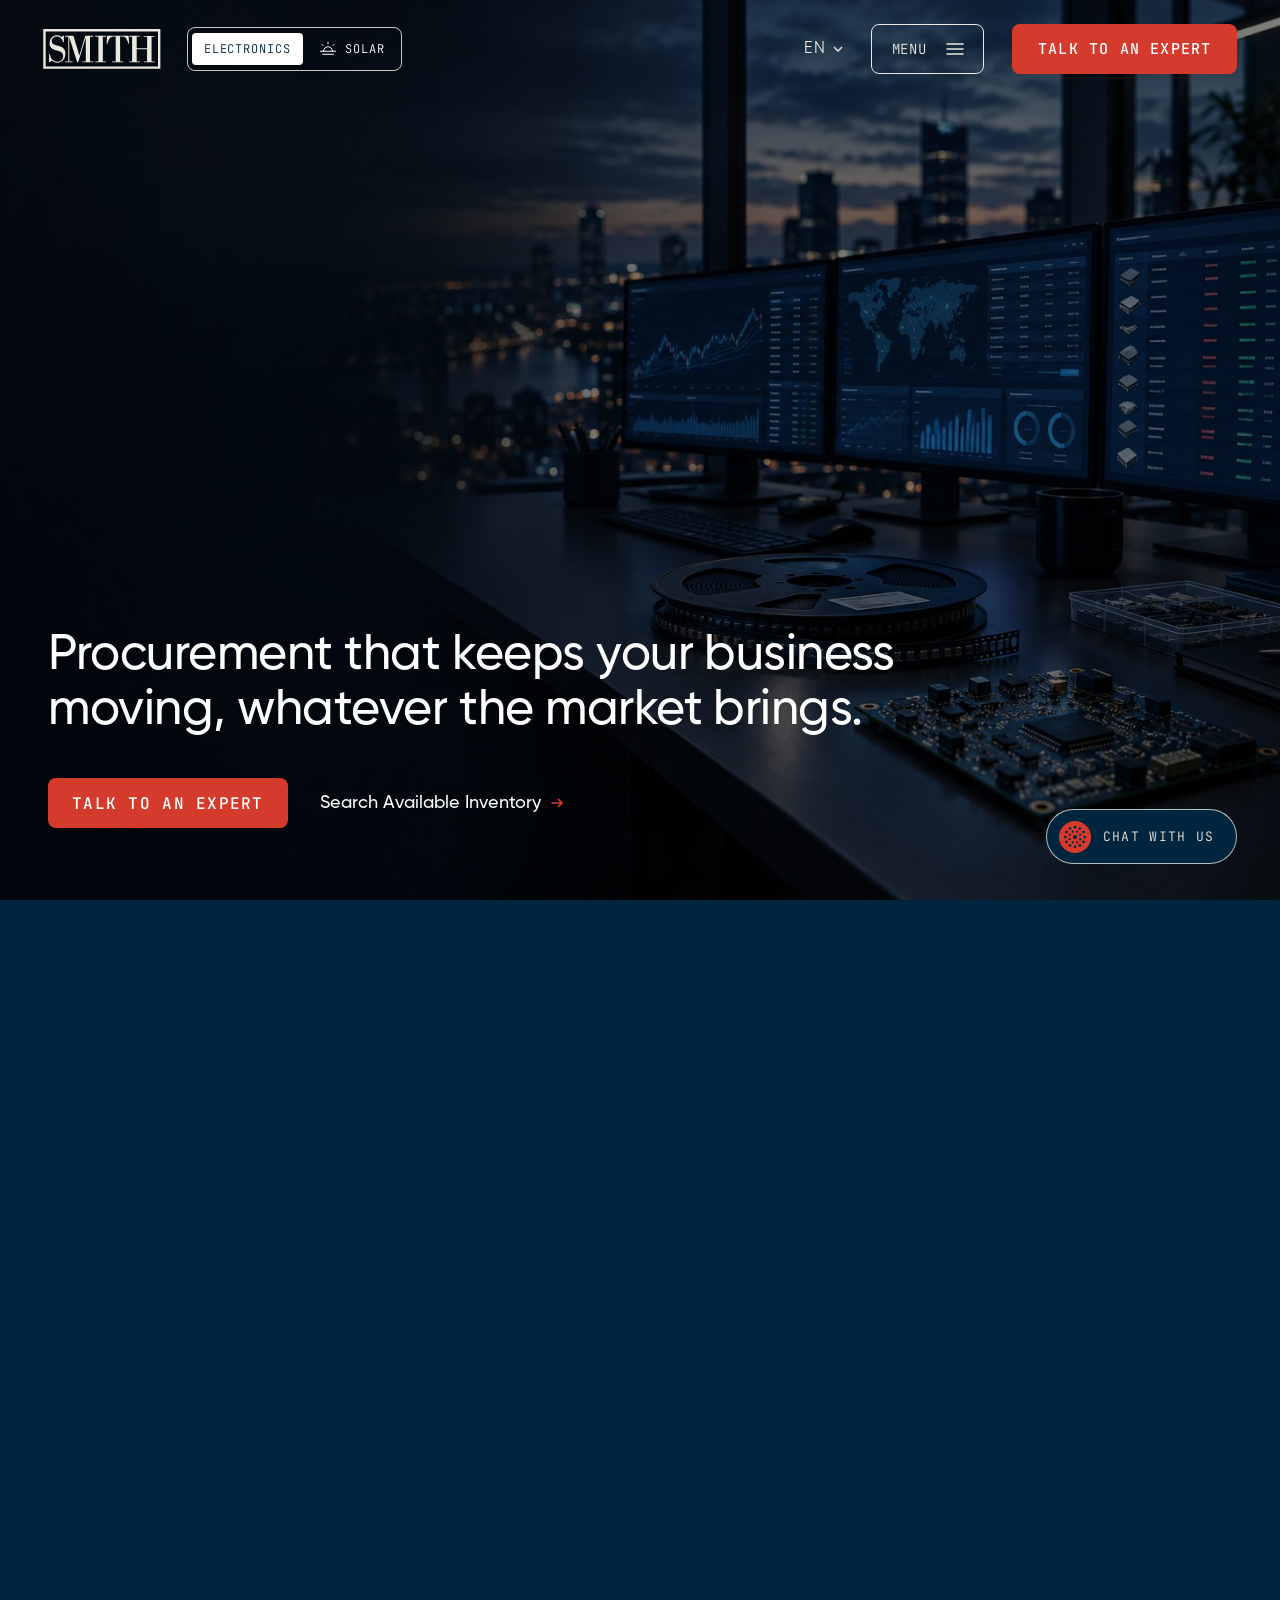
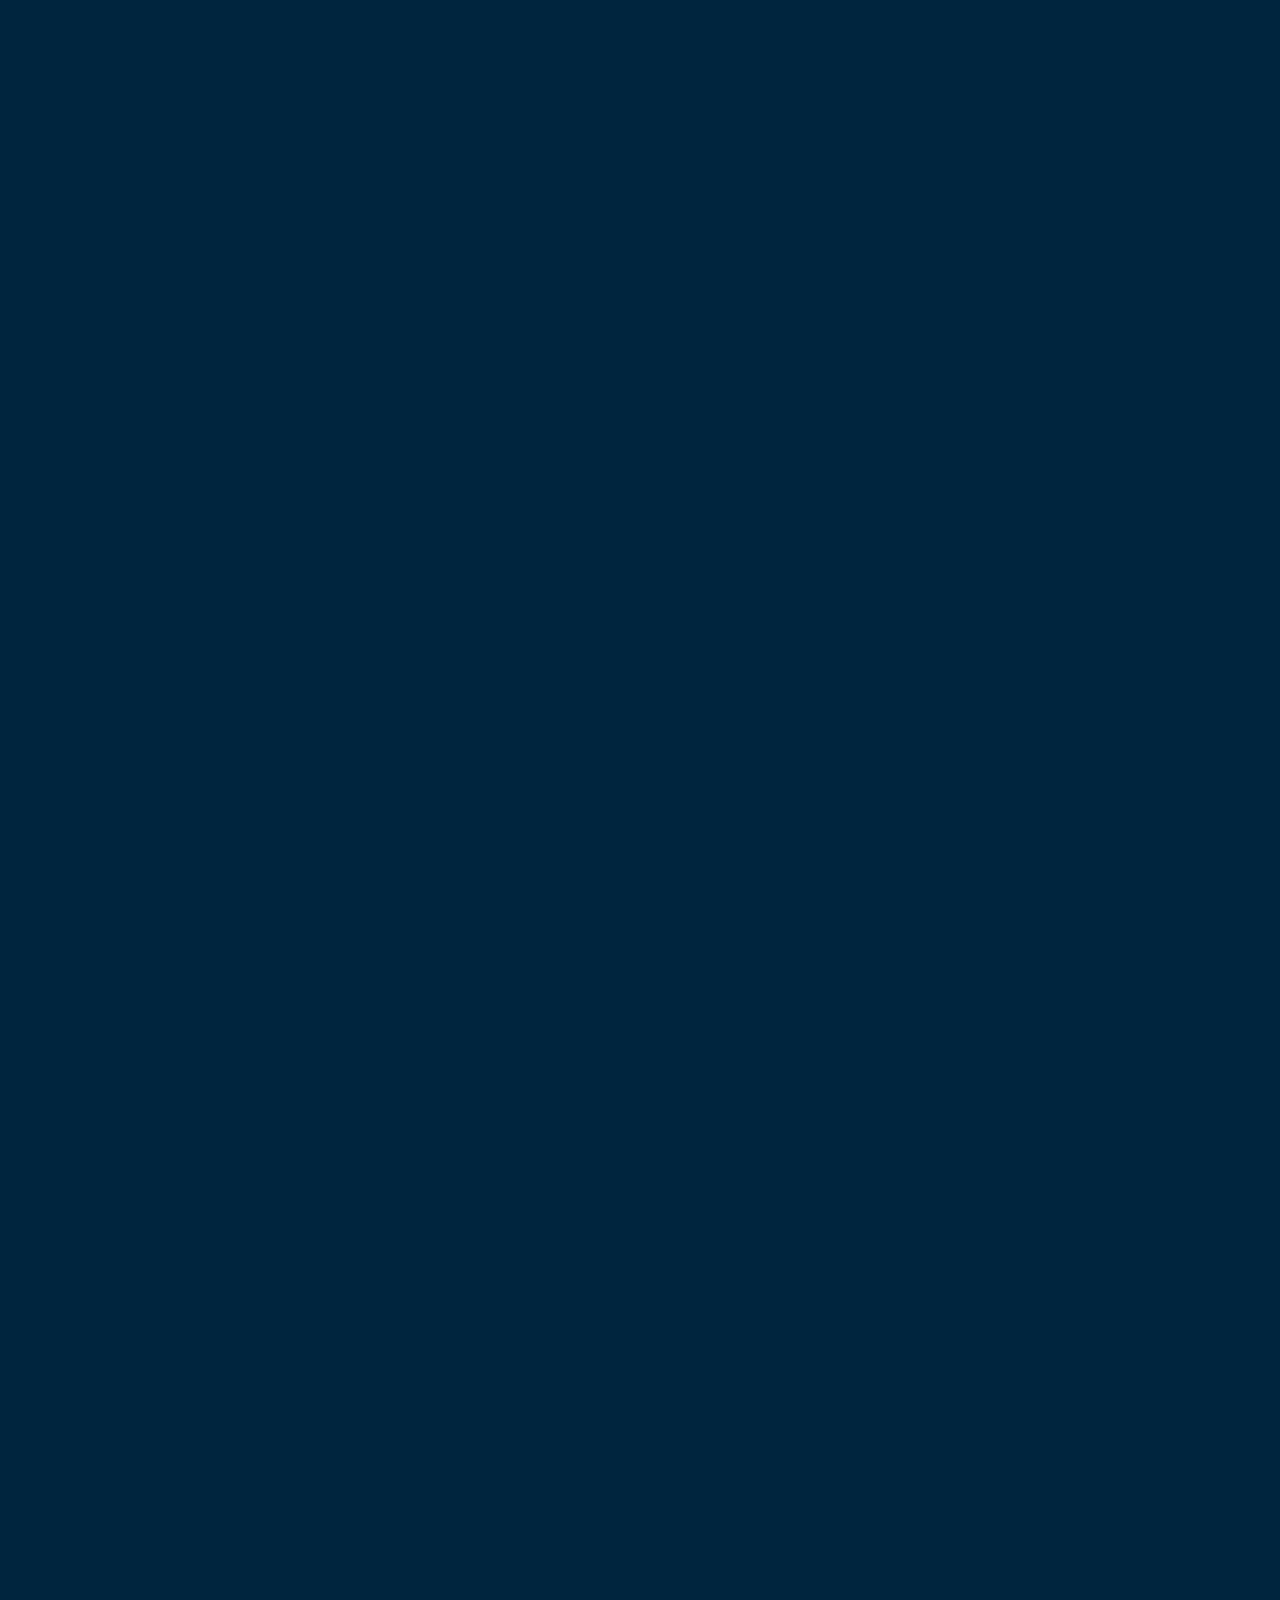
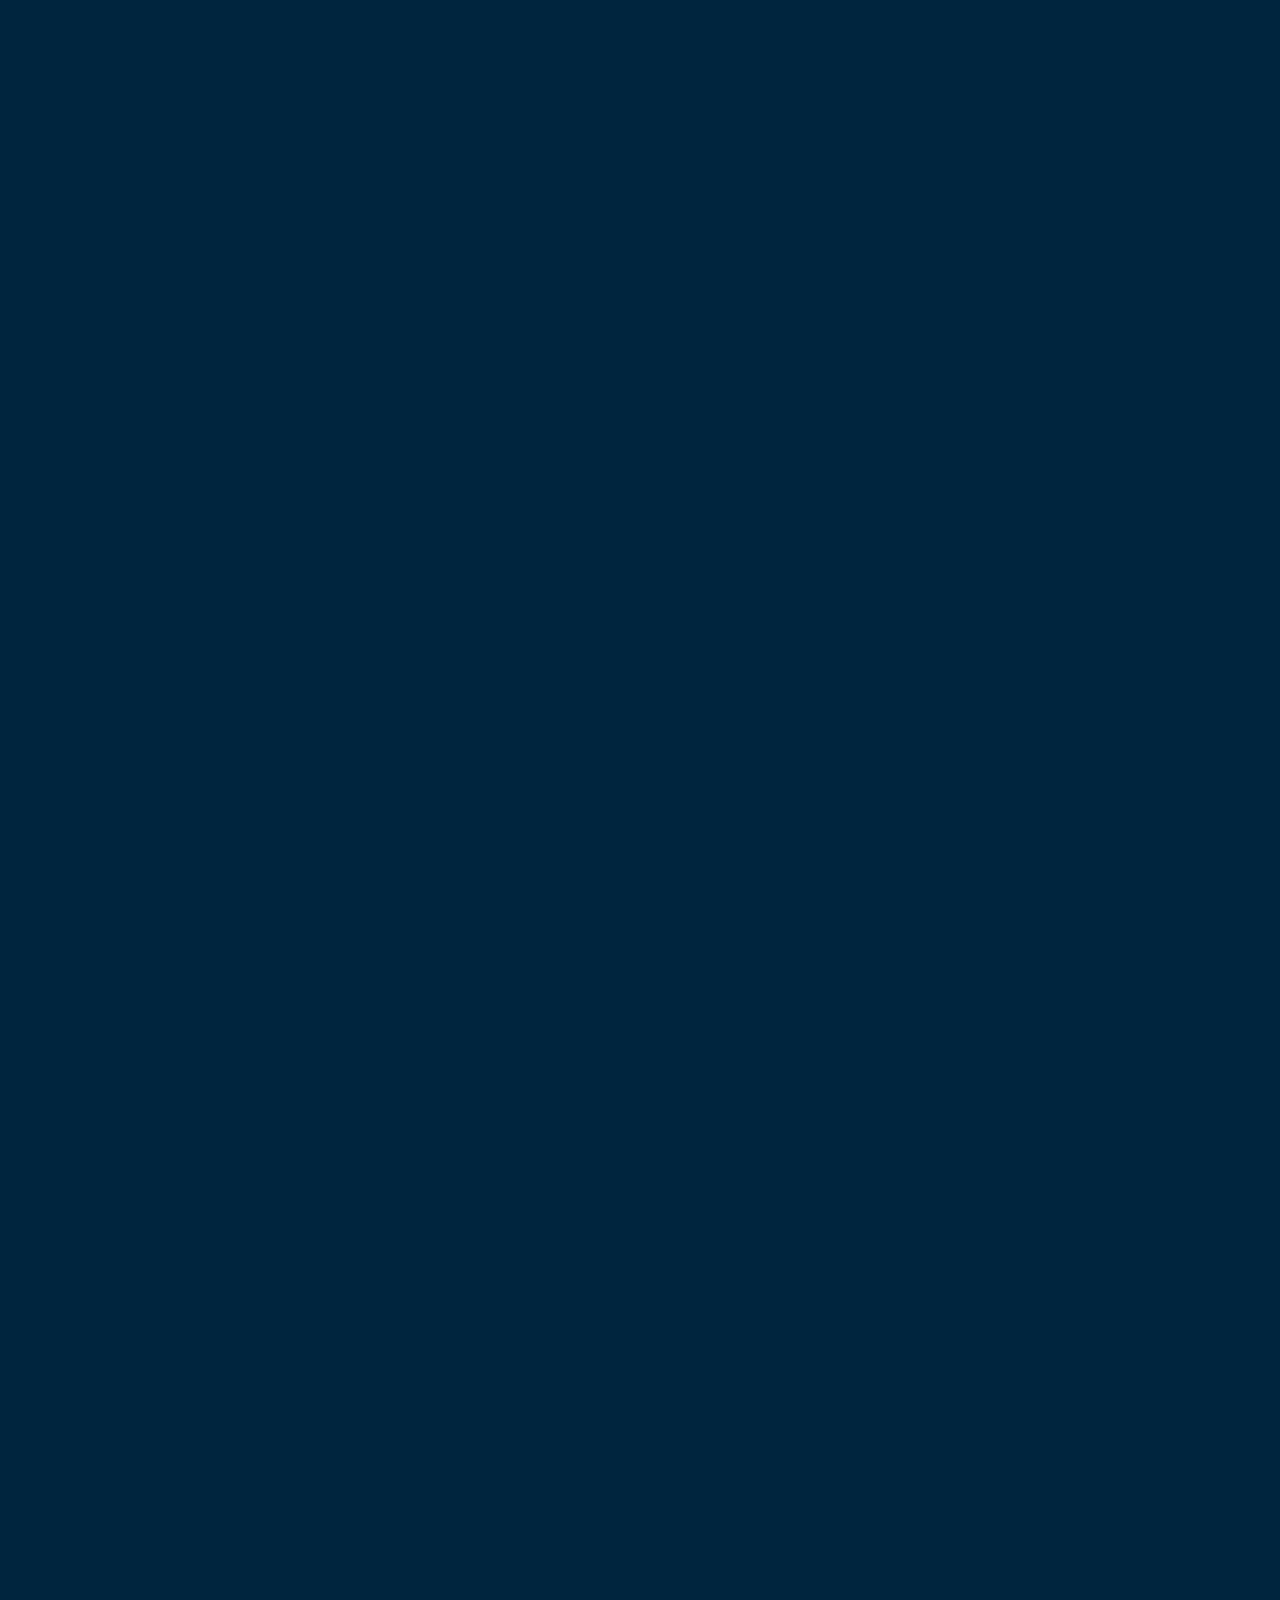
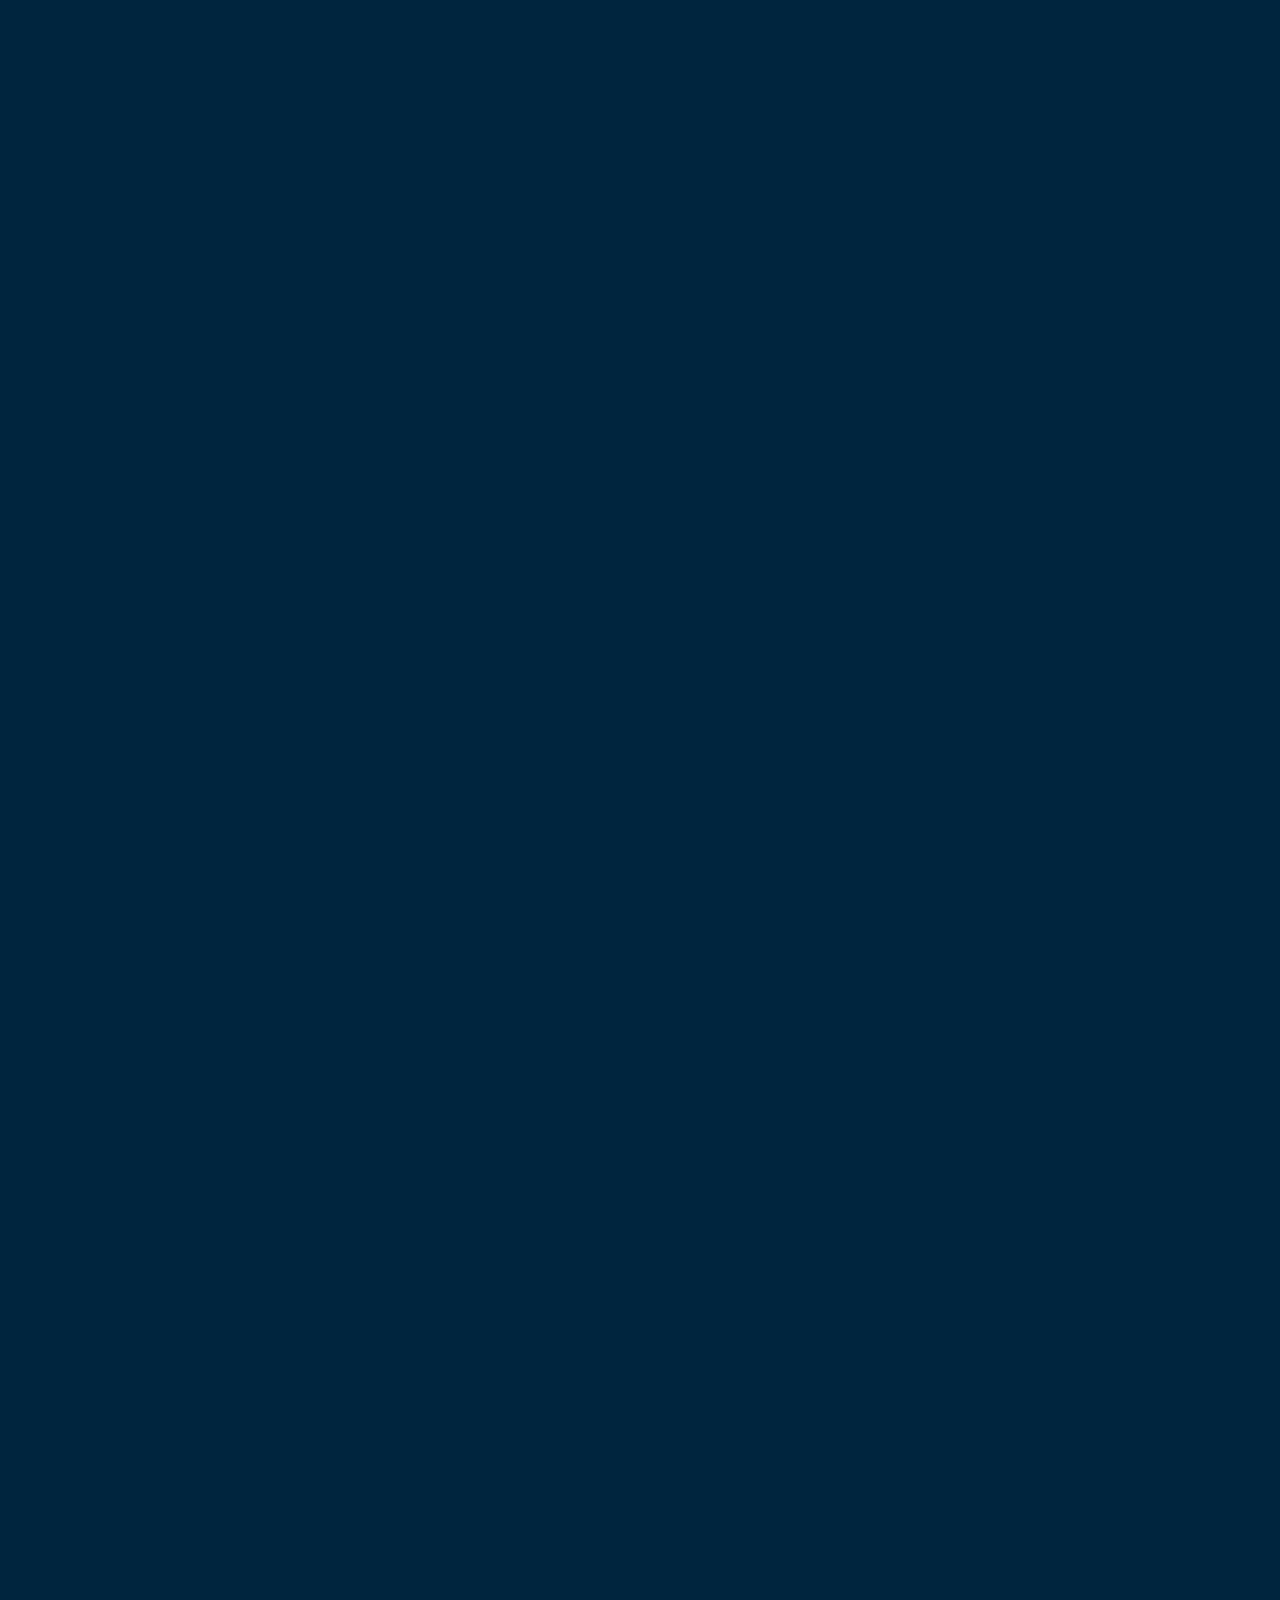
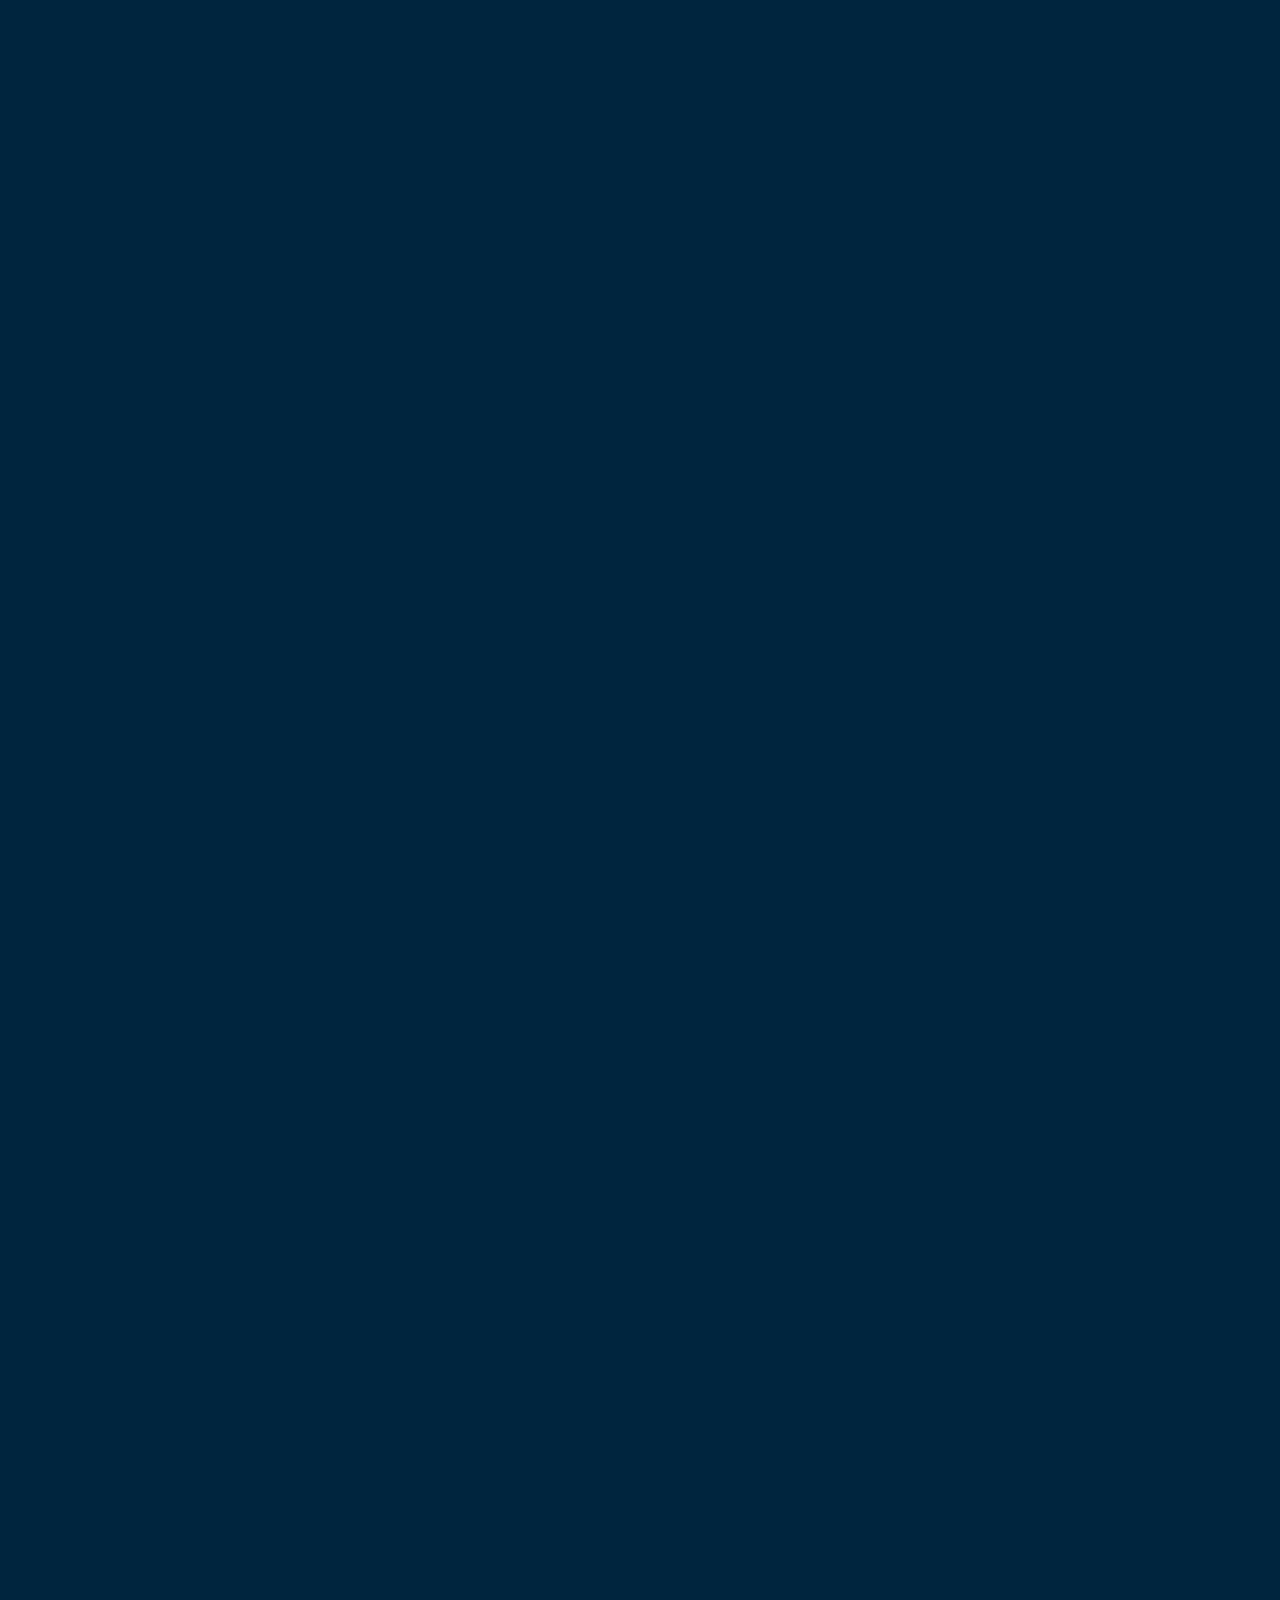
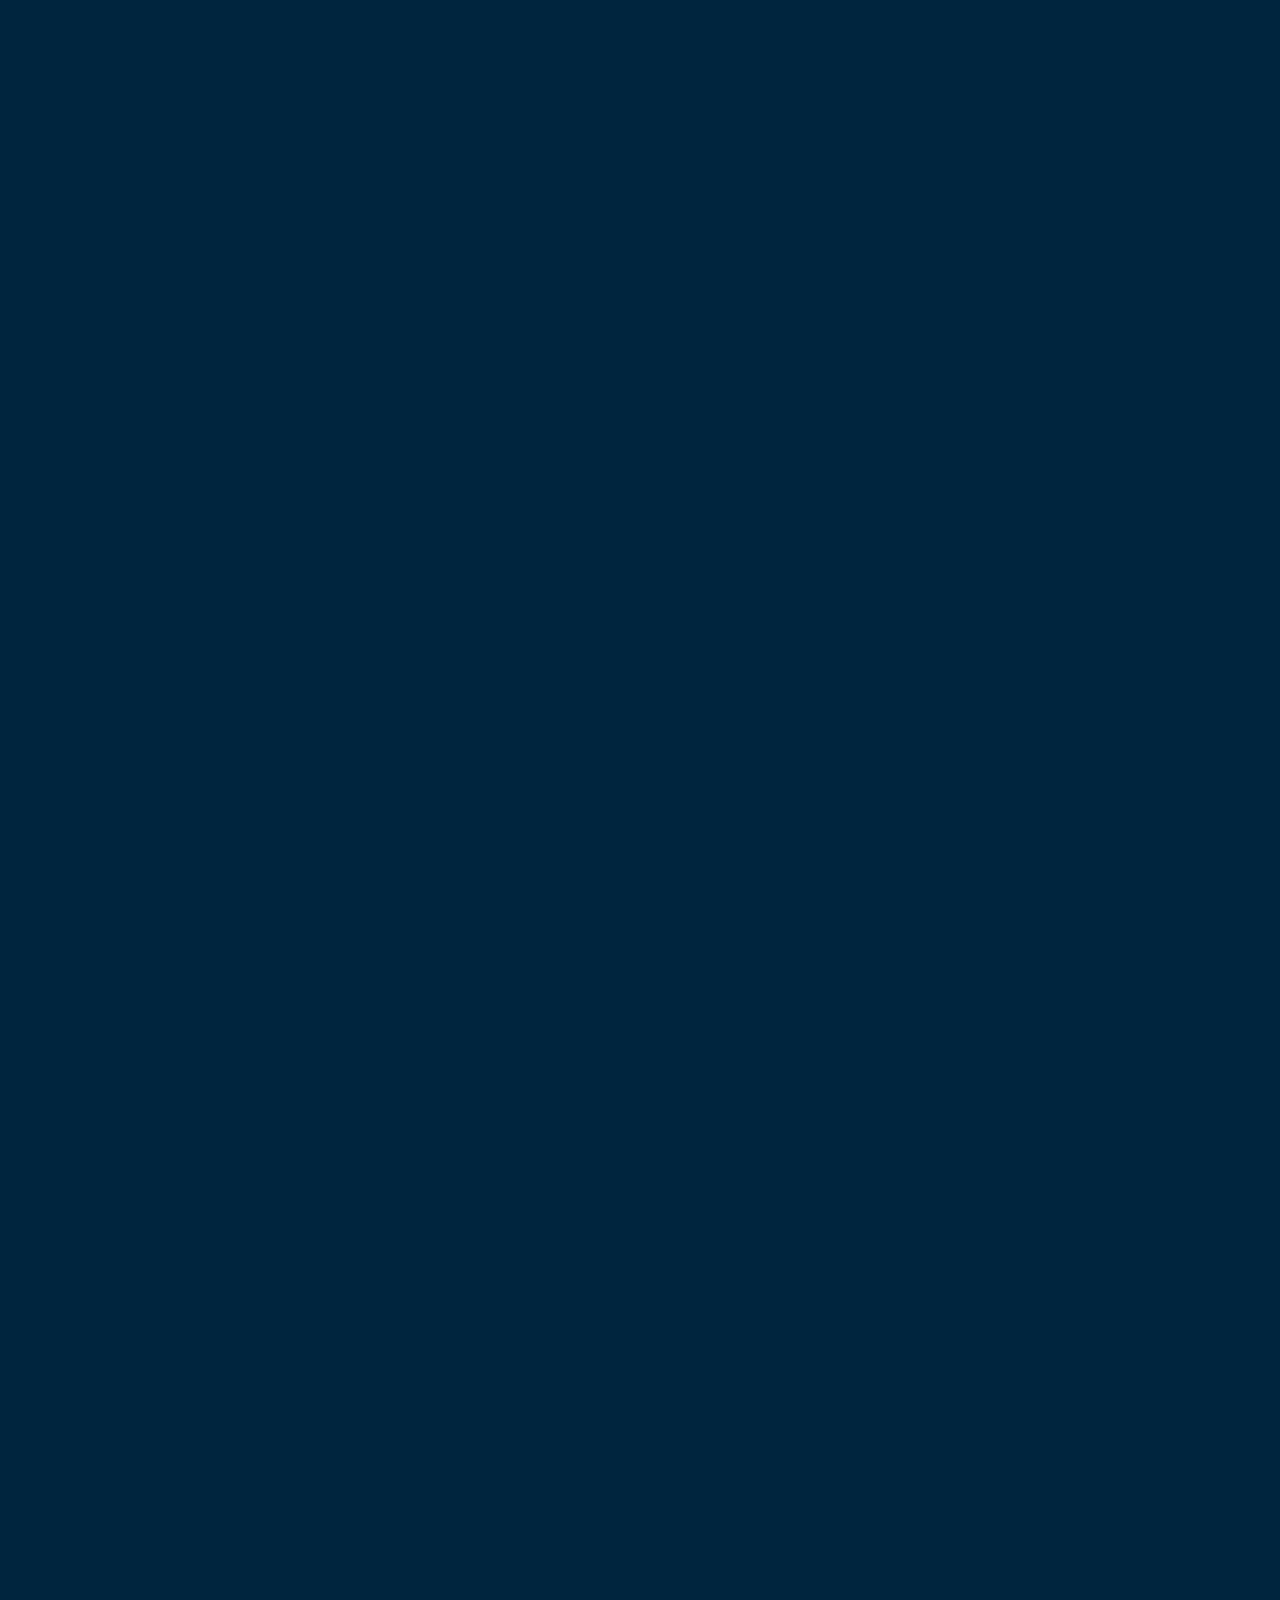
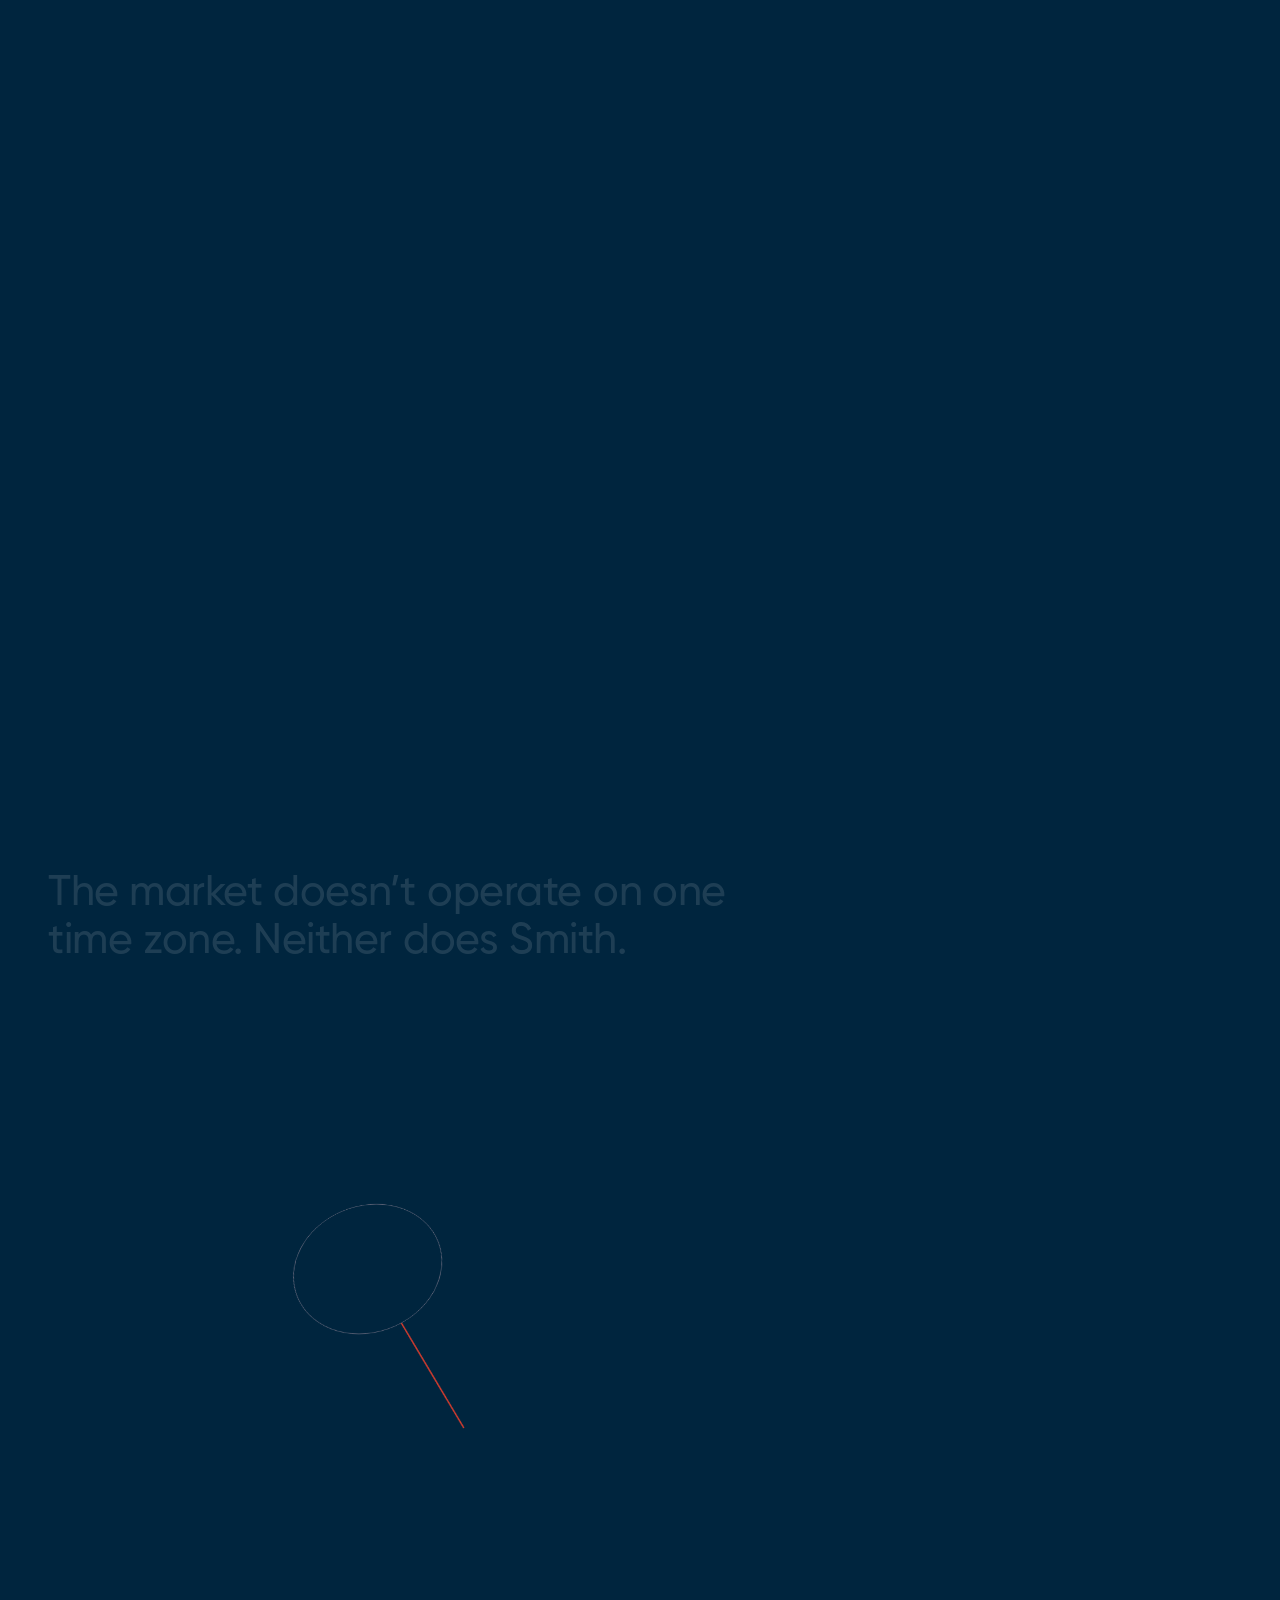
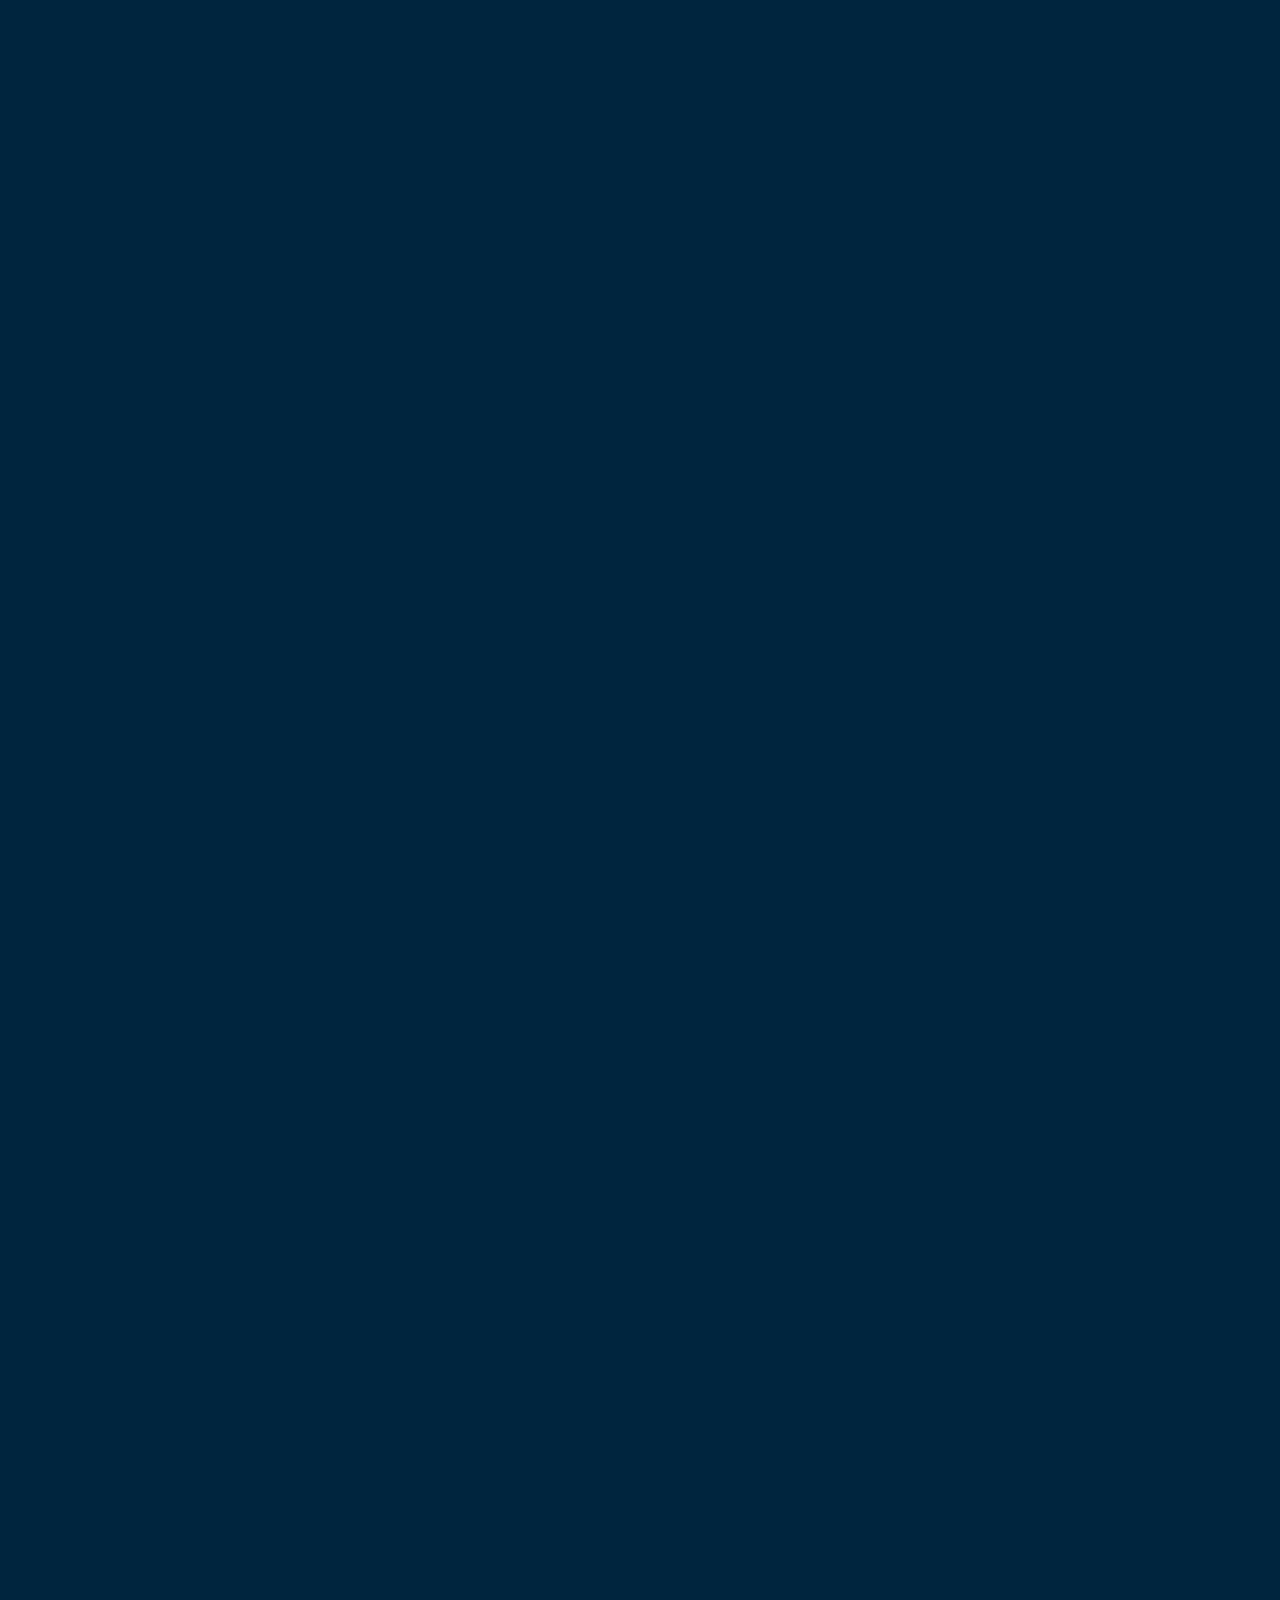
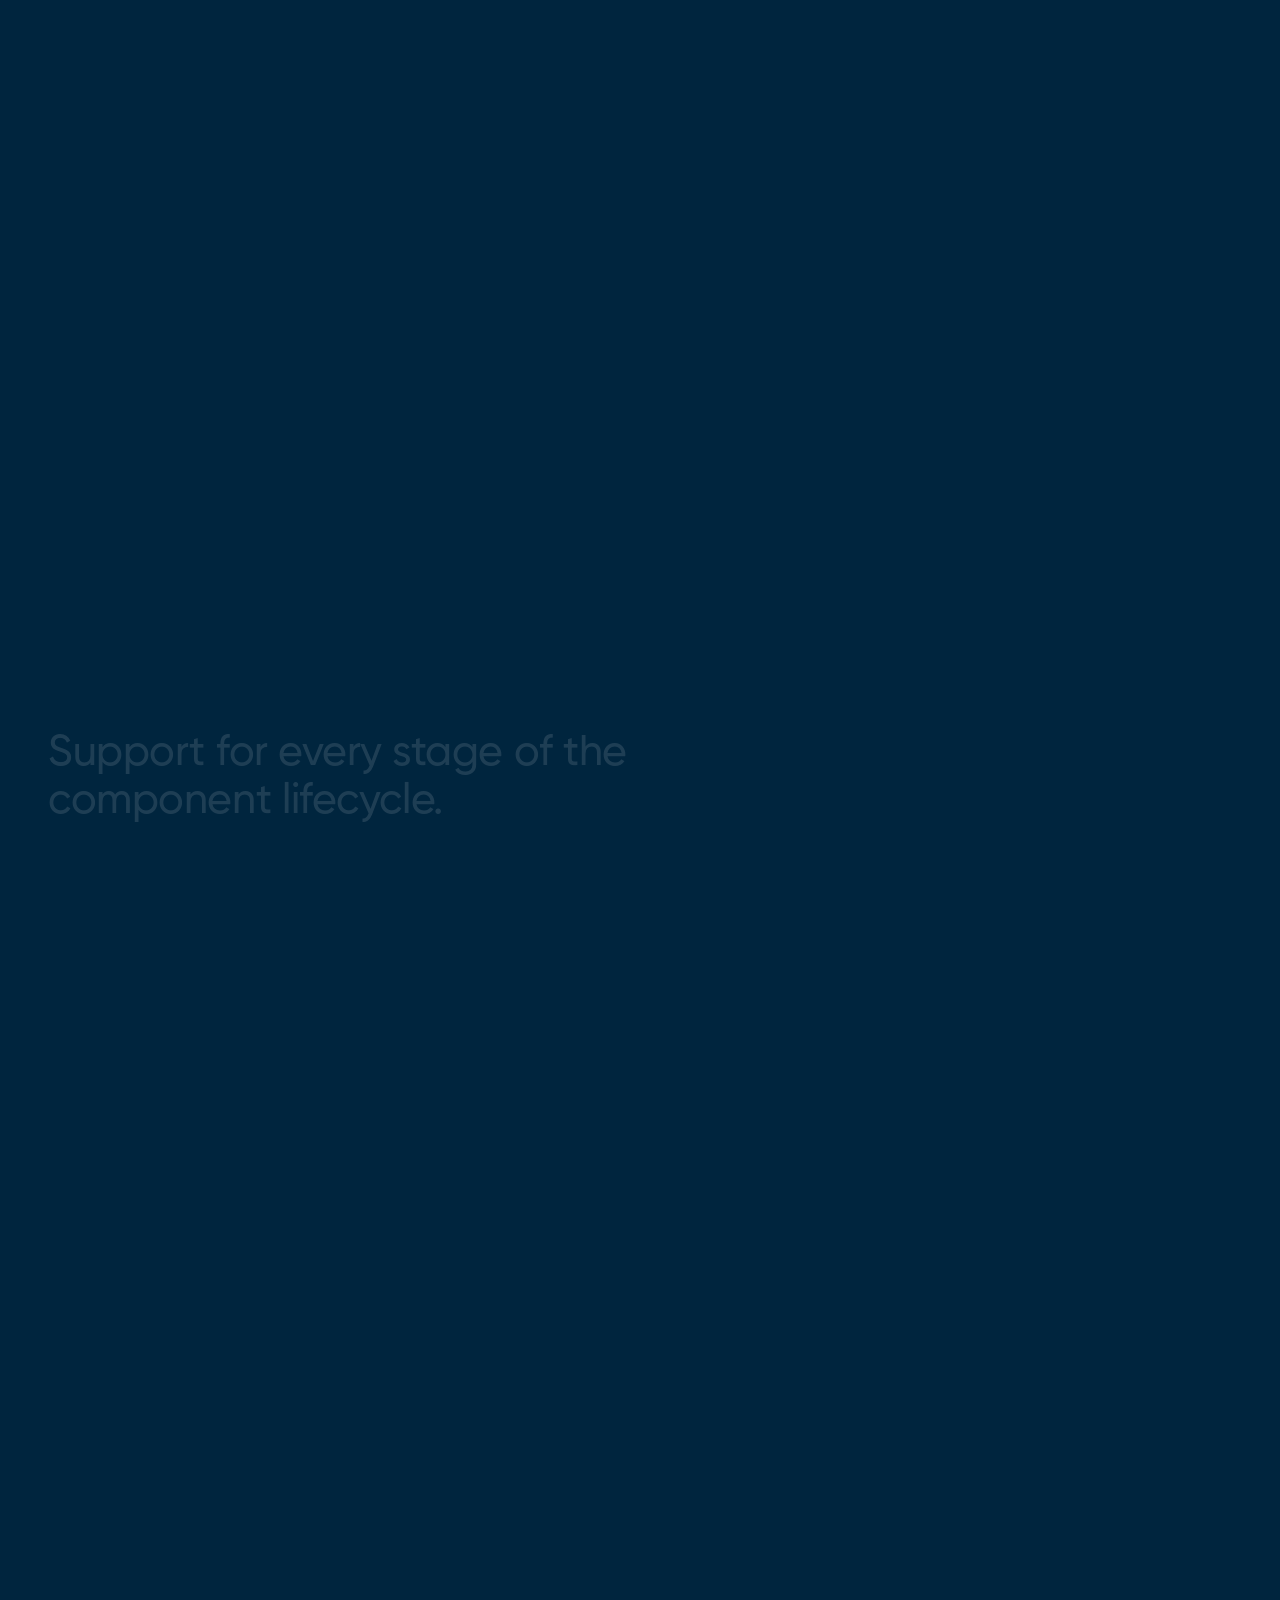
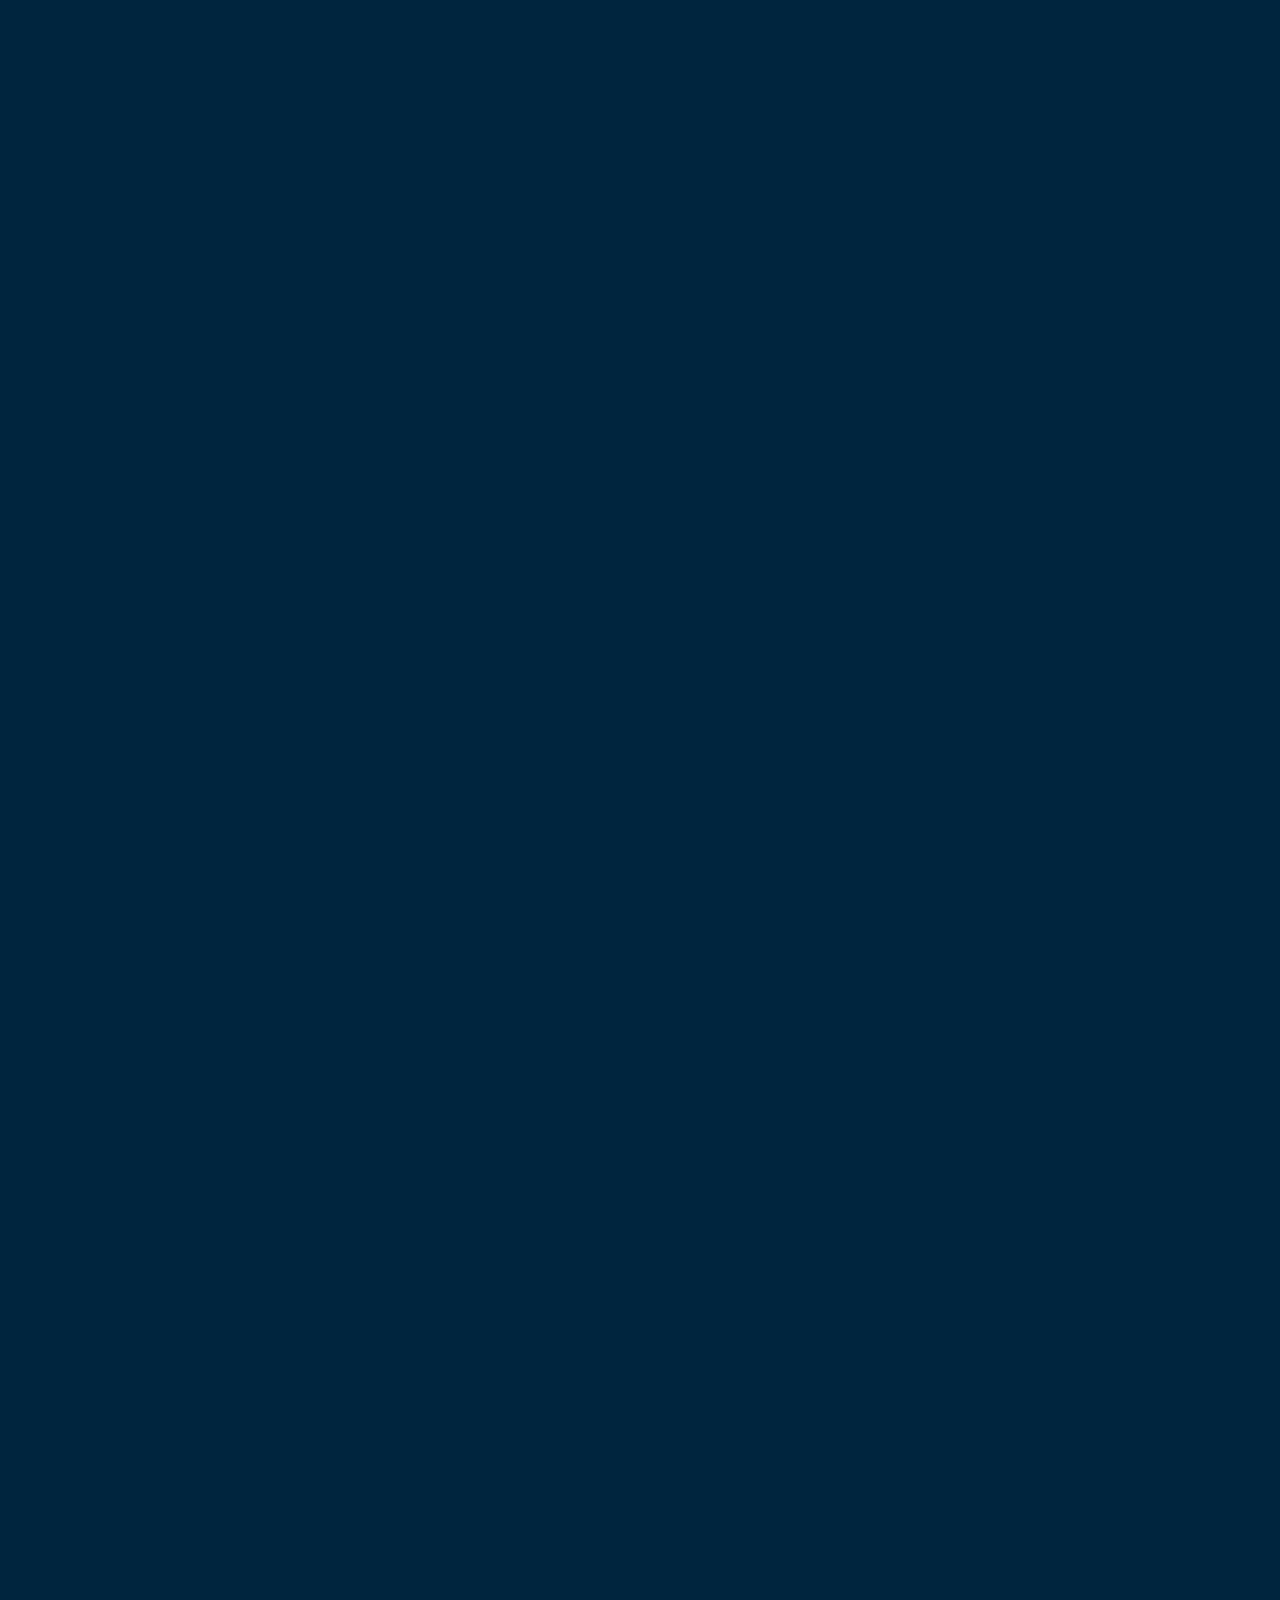
<file: services/procurement-v2/index.html>
<!doctype html>
<html lang="en">
<head>
  <meta charset="utf-8" />
  <script>document.documentElement.classList.add("js")</script>
  <meta name="robots" content="noindex, nofollow" />
  <meta name="viewport" content="width=device-width, initial-scale=1" />
  <title>Procurement Services (v2) — Smith</title>

  <link rel="preconnect" href="https://fonts.googleapis.com" />
  <link rel="preconnect" href="https://fonts.gstatic.com" crossorigin />
  <link href="https://fonts.googleapis.com/css2?family=JetBrains+Mono:wght@400;500&display=swap" rel="stylesheet" />
  <link rel="preload" href="../../assets/fonts/Gilroy-Regular.woff2" as="font" type="font/woff2" crossorigin />
  <link rel="preload" href="../../assets/fonts/Gilroy-Medium.woff2" as="font" type="font/woff2" crossorigin />

  <link rel="stylesheet" href="../../vendor/lenis.css" />
  <link rel="stylesheet" href="../../css/style.css?v=53" />
  <link rel="stylesheet" href="../../css/services.css?v=9" />
  <link rel="stylesheet" href="../../css/services-v2.css?v=4" />
</head>
<body class="page-svc page-sv2">

  <!-- shared icon sprite -->
  <svg width="0" height="0" style="position:absolute" aria-hidden="true">
    <symbol id="i-arrow" viewBox="0 0 16 16"><path d="M2.5 8h10.5M9 4l4 4-4 4" fill="none" stroke="currentColor" stroke-width="1.6"/></symbol>
    <symbol id="i-mark" viewBox="0 0 24 24" fill="currentColor"><circle cx="12" cy="2.2" r="1.3"/><circle cx="16.85" cy="3.5" r="1.3"/><circle cx="20.4" cy="7.05" r="1.3"/><circle cx="21.7" cy="12" r="1.3"/><circle cx="20.4" cy="16.85" r="1.3"/><circle cx="16.85" cy="20.4" r="1.3"/><circle cx="12" cy="21.7" r="1.3"/><circle cx="7.05" cy="20.4" r="1.3"/><circle cx="3.5" cy="16.85" r="1.3"/><circle cx="2.2" cy="12" r="1.3"/><circle cx="3.5" cy="7.05" r="1.3"/><circle cx="7.05" cy="3.5" r="1.3"/><circle cx="14.15" cy="6.65" r="1.05"/><circle cx="17.25" cy="9.75" r="1.05"/><circle cx="17.25" cy="14.15" r="1.05"/><circle cx="14.15" cy="17.25" r="1.05"/><circle cx="9.75" cy="17.25" r="1.05"/><circle cx="6.65" cy="14.15" r="1.05"/><circle cx="6.65" cy="9.75" r="1.05"/><circle cx="9.75" cy="6.65" r="1.05"/><circle cx="12" cy="12" r="2"/></symbol>
    <symbol id="i-chart" viewBox="0 0 24 24"><path d="M21 21H6.2c-1.1 0-1.7 0-2.1-.2a2 2 0 0 1-.9-.9C3 19.5 3 18.9 3 17.8V3m18 4-5.4 5.4c-.2.2-.3.3-.4.3h-.4c-.1 0-.2-.1-.4-.3l-1.9-1.9c-.2-.2-.3-.3-.4-.3h-.4c-.1 0-.2.1-.4.3L7 15m14-8h-4m4 0v4" fill="none" stroke="currentColor" stroke-width="2" stroke-linecap="round" stroke-linejoin="round"/></symbol>
  </svg>

  <!-- =====================================================
       HEADER — fixed nav (Nav Bar AA) + live market ticker
       ===================================================== -->
  <header class="header">
    <div class="nav">
      <div class="nav__brand">
        <a href="../../" class="logo" aria-label="Smith home"><img src="../../assets/img/logo.svg" alt="Smith" width="120" height="41" /></a>
        <nav class="switch" aria-label="Business unit">
          <a class="switch__btn is-active" href="../../" aria-current="page">Electronics</a>
          <a class="switch__btn" href="https://isadoraagency.github.io/smith-solar/" data-site-switch>
            <!-- sun icon, from the Smith Solar nav toggle -->
            <svg class="switch__icon" width="18" height="18" viewBox="0 0 18 18" fill="none" aria-hidden="true"><path d="M9 2.25V3.75M3.98559 5.48559L2.92493 4.42493M14.0143 5.48559L15.075 4.42493M4.5 11.25C4.5 8.76472 6.51472 6.75 9 6.75C11.4853 6.75 13.5 8.76472 13.5 11.25M4.5 11.25H13.5M4.5 11.25H1.5M13.5 11.25H16.5M14.25 14.25H3.75" stroke="currentColor" stroke-linecap="round" stroke-linejoin="round"/></svg>
            Solar
          </a>
        </nav>
      </div>

      <div class="nav__right">
        <button type="button" class="nav__lang">EN <svg width="10" height="6" viewBox="0 0 10 6" fill="none" stroke="currentColor" stroke-width="1.3" aria-hidden="true"><path d="m1 1 4 4 4-4"/></svg></button>
        <button type="button" class="menu-btn" id="menuBtn" aria-expanded="false" aria-controls="siteMenu"><span class="menu-btn__label">Menu</span><svg class="menu-btn__open" width="24" height="24" viewBox="0 0 24 24" fill="none" stroke="currentColor" stroke-width="1.5" stroke-linecap="round" aria-hidden="true"><path d="M4 7h16M4 12h16M4 17h16"/></svg><svg class="menu-btn__close" width="24" height="24" viewBox="0 0 24 24" fill="none" stroke="currentColor" stroke-width="1.6" stroke-linecap="round" aria-hidden="true"><path d="M6 6l12 12M18 6 6 18"/></svg></button>
        <a href="#contact" class="cta">Talk to an Expert</a>
      </div>
    </div>

    <!-- full-screen menu (sm-nav-desktop v2, state=open) — js/nav-menu.js -->
    <div class="site-menu" id="siteMenu" role="dialog" aria-modal="true" aria-label="Menu" hidden data-lenis-prevent>
      <div class="site-menu__inner">
        <ul class="site-menu__primary" aria-label="Menu">
            <li><button type="button" class="site-menu__item is-current" data-panel="services" aria-controls="panel-services">Services<svg class="site-menu__arrow" viewBox="0 0 20 20" aria-hidden="true"><path d="M4 10h12M11 5l5 5-5 5"/></svg></button></li>
            <li><a href="#" class="site-menu__item">Products<svg class="site-menu__arrow" viewBox="0 0 20 20" aria-hidden="true"><path d="M4 10h12M11 5l5 5-5 5"/></svg></a></li>
            <li><button type="button" class="site-menu__item" data-panel="industries" aria-controls="panel-industries">Industries<svg class="site-menu__arrow" viewBox="0 0 20 20" aria-hidden="true"><path d="M4 10h12M11 5l5 5-5 5"/></svg></button></li>
            <li><a href="#" class="site-menu__item">Quality<svg class="site-menu__arrow" viewBox="0 0 20 20" aria-hidden="true"><path d="M4 10h12M11 5l5 5-5 5"/></svg></a></li>
            <li><a href="#" class="site-menu__item">Market Intelligence<svg class="site-menu__arrow" viewBox="0 0 20 20" aria-hidden="true"><path d="M4 10h12M11 5l5 5-5 5"/></svg></a></li>
            <li><button type="button" class="site-menu__item" data-panel="company" aria-controls="panel-company">Company<svg class="site-menu__arrow" viewBox="0 0 20 20" aria-hidden="true"><path d="M4 10h12M11 5l5 5-5 5"/></svg></button></li>
            <li class="site-menu__login-row"><a href="#" class="site-menu__login"><svg class="site-menu__user" viewBox="0 0 24 24" fill="none" stroke="currentColor" stroke-width="1.3" aria-hidden="true"><circle cx="12" cy="8" r="4.2"/><path d="M4 21c.8-4.2 4-6.5 8-6.5s7.2 2.3 8 6.5"/></svg><span>Log in</span></a></li>
        </ul>
        <div class="site-menu__panels">
          <div class="site-menu__panel" id="panel-services" data-panel="services" hidden>
            <p class="site-menu__title">Services</p>
            <ul><li><a href="../../services/procurement-v3/" aria-current="page">Procurement<svg class="site-menu__arrow" viewBox="0 0 20 20" aria-hidden="true"><path d="M4 10h12M11 5l5 5-5 5"/></svg></a></li><li><a href="#">Supply Chain<svg class="site-menu__arrow" viewBox="0 0 20 20" aria-hidden="true"><path d="M4 10h12M11 5l5 5-5 5"/></svg></a></li><li><a href="#">Operational Capabilities<svg class="site-menu__arrow" viewBox="0 0 20 20" aria-hidden="true"><path d="M4 10h12M11 5l5 5-5 5"/></svg></a></li></ul>
          </div>
          <div class="site-menu__panel site-menu__panel--cols" id="panel-industries" data-panel="industries" hidden>
            <p class="site-menu__title">Industries</p>
            <ul><li><a href="../../industries/aerospace-defense/">Aerospace &amp; Defense<svg class="site-menu__arrow" viewBox="0 0 20 20" aria-hidden="true"><path d="M4 10h12M11 5l5 5-5 5"/></svg></a></li><li><a href="#">Automation<svg class="site-menu__arrow" viewBox="0 0 20 20" aria-hidden="true"><path d="M4 10h12M11 5l5 5-5 5"/></svg></a></li><li><a href="#">Automotive<svg class="site-menu__arrow" viewBox="0 0 20 20" aria-hidden="true"><path d="M4 10h12M11 5l5 5-5 5"/></svg></a></li><li><a href="#">Computing<svg class="site-menu__arrow" viewBox="0 0 20 20" aria-hidden="true"><path d="M4 10h12M11 5l5 5-5 5"/></svg></a></li><li><a href="#">Consumer Electronics<svg class="site-menu__arrow" viewBox="0 0 20 20" aria-hidden="true"><path d="M4 10h12M11 5l5 5-5 5"/></svg></a></li><li><a href="#">Data Centers<svg class="site-menu__arrow" viewBox="0 0 20 20" aria-hidden="true"><path d="M4 10h12M11 5l5 5-5 5"/></svg></a></li><li><a href="#">E-Commerce<svg class="site-menu__arrow" viewBox="0 0 20 20" aria-hidden="true"><path d="M4 10h12M11 5l5 5-5 5"/></svg></a></li><li><a href="#">Education<svg class="site-menu__arrow" viewBox="0 0 20 20" aria-hidden="true"><path d="M4 10h12M11 5l5 5-5 5"/></svg></a></li><li><a href="#">Gaming<svg class="site-menu__arrow" viewBox="0 0 20 20" aria-hidden="true"><path d="M4 10h12M11 5l5 5-5 5"/></svg></a></li><li><a href="#">IoT<svg class="site-menu__arrow" viewBox="0 0 20 20" aria-hidden="true"><path d="M4 10h12M11 5l5 5-5 5"/></svg></a></li><li><a href="#">Medical<svg class="site-menu__arrow" viewBox="0 0 20 20" aria-hidden="true"><path d="M4 10h12M11 5l5 5-5 5"/></svg></a></li><li><a href="#">Oil &amp; Gas<svg class="site-menu__arrow" viewBox="0 0 20 20" aria-hidden="true"><path d="M4 10h12M11 5l5 5-5 5"/></svg></a></li></ul>
          </div>
          <div class="site-menu__panel site-menu__panel--groups" id="panel-company" data-panel="company" hidden>
            <p class="site-menu__title">Company</p>
            <div class="site-menu__groups">
              <div class="site-menu__group"><p class="site-menu__group-title">About Us</p><ul><li><a href="../../company/about/">Smith Advantage<svg class="site-menu__arrow" viewBox="0 0 20 20" aria-hidden="true"><path d="M4 10h12M11 5l5 5-5 5"/></svg></a></li><li><a href="#">Leadership<svg class="site-menu__arrow" viewBox="0 0 20 20" aria-hidden="true"><path d="M4 10h12M11 5l5 5-5 5"/></svg></a></li><li><a href="#">Locations<svg class="site-menu__arrow" viewBox="0 0 20 20" aria-hidden="true"><path d="M4 10h12M11 5l5 5-5 5"/></svg></a></li><li><a href="#">Careers<svg class="site-menu__arrow" viewBox="0 0 20 20" aria-hidden="true"><path d="M4 10h12M11 5l5 5-5 5"/></svg></a></li><li><a href="#">Newsroom<svg class="site-menu__arrow" viewBox="0 0 20 20" aria-hidden="true"><path d="M4 10h12M11 5l5 5-5 5"/></svg></a></li></ul></div>
              <div class="site-menu__group"><p class="site-menu__group-title">Our Values</p><ul><li><a href="#">Corporate Social Responsibility<svg class="site-menu__arrow" viewBox="0 0 20 20" aria-hidden="true"><path d="M4 10h12M11 5l5 5-5 5"/></svg></a></li><li><a href="#">Sustainability<svg class="site-menu__arrow" viewBox="0 0 20 20" aria-hidden="true"><path d="M4 10h12M11 5l5 5-5 5"/></svg></a></li><li><a href="#">Structure &amp; Finance<svg class="site-menu__arrow" viewBox="0 0 20 20" aria-hidden="true"><path d="M4 10h12M11 5l5 5-5 5"/></svg></a></li></ul></div>
            </div>
          </div>
        </div>
      </div>
    </div>
  </header>


  <main id="main" class="sv">
    <!-- one background for the whole story: its colour is scrubbed between
         scenes (navy → paper → navy), so sections never meet at a hard edge -->
    <div class="sv-bg" id="svBg" aria-hidden="true"></div>

    <!-- =====================================================
         ACT 1 — HERO → CAPABILITIES IN 3D SPACE (pinned)
         The hero photo pulls back into a field of six capability
         cards floating at different depths; the camera then flies
         through them, one capability at a time, and arrives at
         Todd's portrait, which becomes the next scene.
         ===================================================== -->
    <section class="sv-intro" id="top" data-nav="dark">
      <div class="sv-space" aria-hidden="true">
        <div class="sv-world" id="svWorld">
          <div class="sv-card sv-card--hero" id="svHero"><img src="../../assets/img/svc/hero.jpg" alt="" /><span class="sv-card__shade" id="svHeroShade"></span></div>
          <figure class="sv-card" data-z="-1300" style="--x:-52;--y:-20;--ry:16"><img src="../../assets/img/svc/business.jpg" alt="" /><figcaption class="sv-card__tag"><b>01</b>Dedicated Trader</figcaption></figure>
          <figure class="sv-card" data-z="-2300" style="--x:60;--y:22;--ry:-16"><img src="../../assets/img/globe.png" alt="" /><figcaption class="sv-card__tag"><b>02</b>Global Sourcing Network</figcaption></figure>
          <figure class="sv-card" data-z="-3300" style="--x:-66;--y:26;--ry:14"><img src="../../assets/img/ad/market.jpg" alt="" /><figcaption class="sv-card__tag"><b>03</b>Market Intelligence</figcaption></figure>
          <figure class="sv-card" data-z="-4300" style="--x:62;--y:-26;--ry:-14"><img src="../../assets/img/cta.jpg" alt="" /><figcaption class="sv-card__tag"><b>04</b>Quality &amp; Testing</figcaption></figure>
          <figure class="sv-card" data-z="-5300" style="--x:-64;--y:-22;--ry:16"><img src="../../assets/img/svc/supply-chain.jpg" alt="" /><figcaption class="sv-card__tag"><b>05</b>Advanced Logistics</figcaption></figure>
          <figure class="sv-card" data-z="-6300" style="--x:66;--y:24;--ry:-16"><img src="../../assets/img/about/hero.jpg" alt="" /><figcaption class="sv-card__tag"><b>06</b>Supplier Network</figcaption></figure>
          <div class="sv-card sv-card--end" data-z="-7600" style="--x:0;--y:0;--ry:0"><img src="../../assets/img/svc/leader.jpg" alt="" /></div>
        </div>
      </div>

      <!-- the hero's own copy rides on top of the photo until the pull-back -->
      <div class="sv-hero-copy" id="svHeroCopy">
        <h1 class="sv-h1" id="svTitle">Procurement that keeps your business moving, whatever the market brings.</h1>
        <div class="sv-hero-copy__actions">
          <a href="#contact" class="btn btn--primary">Talk to an Expert</a>
          <a href="#parts" class="link link--inverse">Search Available Inventory <svg aria-hidden="true"><use href="#i-arrow"/></svg></a>
        </div>
      </div>

      <h2 class="sv-statement" id="svStatement">One relationship. A global organization behind it.</h2>

      <!-- capability copy for the card the camera is approaching -->
      <div class="sv-caption" id="svCaption" aria-live="polite">
        <span class="sv-caption__n label"><b id="svCapN">01</b> / 06</span>
        <h3 class="sv-caption__title" id="svCapTitle">Dedicated Trader</h3>
        <p class="sv-caption__text" id="svCapText">One named person who knows your parts, your tolerances and your build schedule, and who pulls the other five in without you having to ask.</p>
      </div>
      <ol class="sv-ticks" id="svTicks" aria-hidden="true"><li></li><li></li><li></li><li></li><li></li><li></li></ol>

      <!-- ACT 2 — the portrait at the end of the flight opens to full screen and the quote lights up -->
      <div class="sv-voice" id="leader">
      <div class="sv-voice__media" id="svVoiceMedia"><img src="../../assets/img/svc/leader.jpg" alt="Todd Snow, Chief Procurement Officer, Smith" /><span class="sv-voice__shade" id="svVoiceShade"></span></div>
      <figure class="sv-voice__content" id="svVoiceContent">
        <blockquote class="sv-quote" id="svQuote">“Great procurement starts with understanding what matters to the customer. The stronger the relationship, the better we can anticipate change and act at the right moment to keep their business moving.”</blockquote>
        <figcaption><b>Todd Snow</b><span>Chief Procurement Officer, Smith</span></figcaption>
        <a href="#" class="sv-pill"><img src="../../assets/img/svc/icon-play.svg" width="32" height="32" alt="" /><span>Watch Todd on Procurement</span><em>2 Min</em></a>
      </figure>
      </div>

      <!-- read by screen readers and used when motion is reduced -->
      <ul class="sv-caps" id="svCaps">
        <li data-img="../../assets/img/svc/business.jpg"><b>Dedicated Trader</b><span>One named person who knows your parts, your tolerances and your build schedule, and who pulls the other five in without you having to ask.</span></li>
        <li data-img="../../assets/img/globe.png"><b>Global Sourcing Network</b><span>Qualified sources across every major electronics market, so your trader can look beyond a single channel when availability tightens.</span></li>
        <li data-img="../../assets/img/ad/market.jpg"><b>Market Intelligence</b><span>Pricing, lead-time and allocation signals from Smith’s analysts, turned into timing advice for your next buy.</span></li>
        <li data-img="../../assets/img/cta.jpg"><b>Quality &amp; Testing</b><span>Parts are inspected and tested in Smith’s own accredited labs, against a plan written for the component and the application.</span></li>
        <li data-img="../../assets/img/svc/supply-chain.jpg"><b>Advanced Logistics</b><span>Warehousing, consolidation and scheduled delivery that match how your production line actually runs.</span></li>
        <li data-img="../../assets/img/about/hero.jpg"><b>Supplier Network</b><span>Supplier relationships built since 1984 and managed through a vendor rating and qualification system.</span></li>
      </ul>
    </section>


    <!-- =====================================================
         ACT 3 — ALWAYS ON (pinned)
         The live clock tilts up out of the dark, its rings draw
         in, the desks come online; then the camera flies through
         the dial into Act 4.
         ===================================================== -->
    <section class="sv-clock tz" id="time-zones" data-nav="dark">
      <div class="sv-clock__inner">
        <h2 class="sv-h2 sv-clock__title" id="tzTitle">The market doesn’t operate on one time zone. Neither does Smith.</h2>
        <div class="sv-clock__dial-wrap" id="svDialWrap">
          <div class="tz__clock sv-dial" id="svDial">
            <svg class="tz__dial" viewBox="0 0 640 640" aria-hidden="true">
              <circle class="tz__ring" cx="320" cy="320" r="150"/><circle class="tz__ring" cx="320" cy="320" r="180"/><circle class="tz__ring" cx="320" cy="320" r="210"/><circle class="tz__ring" cx="320" cy="320" r="240"/><circle class="tz__ring" cx="320" cy="320" r="270"/><circle class="tz__ring" cx="320" cy="320" r="300"/><circle class="tz__hours" data-i="0" cx="320" cy="320" r="150"/><circle class="tz__hours" data-i="1" cx="320" cy="320" r="180"/><circle class="tz__hours" data-i="2" cx="320" cy="320" r="210"/><circle class="tz__hours" data-i="3" cx="320" cy="320" r="240"/><circle class="tz__hours" data-i="4" cx="320" cy="320" r="270"/><circle class="tz__hours" data-i="5" cx="320" cy="320" r="300"/>
              <line class="tz__hand" id="tzHand" x1="320" y1="320" x2="320" y2="20"/>
              <circle class="tz__face" cx="320" cy="320" r="110"/>
            </svg>
            <div class="tz__readout"><b id="tzUtc">--:-- UTC</b><span id="tzDesks">— desks open</span></div>
            <span class="tz__hour" style="left:50%;top:0">00</span><span class="tz__hour" style="left:100%;top:50%">06</span>
            <span class="tz__hour" style="left:50%;top:100%">12</span><span class="tz__hour" style="left:0;top:50%">18</span>
          </div>
        </div>
        <div class="sv-clock__side">
          <ul class="tz__offices sv-offices"><li class="tz-office" data-tz="America/Chicago"><i aria-hidden="true"></i><span>Houston</span><time>--:--</time></li><li class="tz-office" data-tz="Europe/Amsterdam"><i aria-hidden="true"></i><span>Amsterdam</span><time>--:--</time></li><li class="tz-office" data-tz="Asia/Hong_Kong"><i aria-hidden="true"></i><span>Hong Kong</span><time>--:--</time></li><li class="tz-office" data-tz="Asia/Singapore"><i aria-hidden="true"></i><span>Singapore</span><time>--:--</time></li><li class="tz-office" data-tz="Asia/Tokyo"><i aria-hidden="true"></i><span>Tokyo</span><time>--:--</time></li><li class="tz-office" data-tz="Asia/Seoul"><i aria-hidden="true"></i><span>Seoul</span><time>--:--</time></li></ul>
          <ul class="sv-checks"><li><svg viewBox="0 0 20 20" aria-hidden="true"><path d="M4 10.5 8 14l8-8.5"/></svg><p>Stay connected to your Smith team through customer-facing technology and tools.</p></li><li><svg viewBox="0 0 20 20" aria-hidden="true"><path d="M4 10.5 8 14l8-8.5"/></svg><p>Source through a sophisticated vendor rating and qualification system.</p></li><li><svg viewBox="0 0 20 20" aria-hidden="true"><path d="M4 10.5 8 14l8-8.5"/></svg><p>Navigate unique buyer requirements and evolving government regulations.</p></li><li><svg viewBox="0 0 20 20" aria-hidden="true"><path d="M4 10.5 8 14l8-8.5"/></svg><p>Draw on expertise across Procurement, Quality, Operations, IT, Accounting, Data Science and other Smith teams.</p></li></ul>
        </div>
      </div>
    </section>

    <!-- =====================================================
         ACT 4 — THE LIFECYCLE (pinned)
         The board rises out of depth and flattens; each stage
         arrives as one large word that fills in letter by letter.
         ===================================================== -->
    <section class="sv-cycle" id="lifecycle" data-nav="dark">
      <div class="sv-cycle__stage">
        <div class="sv-cycle__plane" id="svPlane"><img src="../../assets/img/svc/lifecycle.jpg" alt="" /><span class="sv-cycle__shade"></span></div>
      </div>
      <h2 class="sv-h2 sv-cycle__title" id="lcTitle">Support for every stage of the component lifecycle.</h2>
      <ol class="sv-cycle__index" id="svStageIndex">
        <li>Reduce Costs</li><li>Manage Product Lifecycles</li><li>Navigate Obsolescence</li><li>Respond to Shortages</li><li>Consolidate Suppliers</li>
      </ol>
      <div class="sv-cycle__words" id="svWords">
        <div class="sv-stage" data-i="0"><span class="sv-stage__n label">01 / 05</span><h3 class="sv-stage__word">Reduce Costs</h3><p>Identify opportunities to reduce component acquisition costs and improve purchase price variance without compromising quality. Smith’s global market visibility helps you evaluate sourcing opportunities as pricing and availability change.</p></div>
        <div class="sv-stage" data-i="1"><span class="sv-stage__n label">02 / 05</span><h3 class="sv-stage__word">Manage Lifecycles</h3><p>Plan sourcing from introduction through end of life with greater visibility into component availability and market conditions, and protect long-term production.</p></div>
        <div class="sv-stage" data-i="2"><span class="sv-stage__n label">03 / 05</span><h3 class="sv-stage__word">Navigate Obsolescence</h3><p>Prepare for discontinued and End-of-Life components before they disrupt production, with Last-Time Buys and open-market sourcing when traditional channels can no longer supply.</p></div>
        <div class="sv-stage" data-i="3"><span class="sv-stage__n label">04 / 05</span><h3 class="sv-stage__word">Respond to Shortages</h3><p>Access Smith’s global sourcing network when components become constrained, with rapid response backed by Smith’s quality processes.</p></div>
        <div class="sv-stage" data-i="4"><span class="sv-stage__n label">05 / 05</span><h3 class="sv-stage__word">Consolidate Suppliers</h3><p>Bring fragmented supplier relationships through one trusted global partner, with less administrative complexity and broader access to components and expertise.</p></div>
      </div>
    </section>

    <!-- =====================================================
         ACT 5 — PROOF (pinned, on paper)
         The background turns to paper; the trader's photo swings
         in from the side and the numbers count up.
         ===================================================== -->
    <section class="sv-proof" id="business" data-nav="light">
      <div class="sv-proof__inner">
        <div class="sv-proof__media" id="svProofMedia" data-nav="dark"><img src="../../assets/img/svc/business.jpg" alt="A Smith trader at a desk with market data on two screens" /></div>
        <div class="sv-proof__panel">
          <h2 class="sv-h2" id="bizTitle">Procurement built around your business.</h2>
          <div class="sv-metrics">
            <div class="sv-metric"><b data-to="1" data-pre="#">#1</b><div><h3>Independent Global Distributor</h3><p>Ranked by Supply Chain Connect 22 times since 2000.</p></div></div>
            <div class="sv-metric"><b data-to="40" data-post="+">40+</b><div><h3>Years of Sourcing Expertise</h3><p>Electronic component sourcing since 1984.</p></div></div>
            <div class="sv-metric"><b data-to="2024" data-from="1984">2024</b><div><h3>Pros to Know</h3><p>Lifetime Achievement recognition for COO Art Figueroa.</p></div></div>
          </div>
        </div>
      </div>
    </section>

    <!-- =====================================================
         ACT 6 — CONFIDENCE (pinned)
         Back to night. A part travels a lit track through five
         checkpoints; the camera rides along with it.
         ===================================================== -->
    <section class="sv-quality" id="quality" data-nav="dark">
      <div class="sv-quality__intro">
        <h2 class="sv-h2" id="confTitle">Confidence follows every component.</h2>
        <p id="confLede">Every part Smith sources is inspected and tested in our labs, following a specific plan for the component and application.</p>
      </div>
      <div class="sv-floor-wrap" aria-hidden="true">
        <div class="sv-floor" id="svFloor">
          <div class="sv-track" id="svTrack">
            <svg class="sv-track__line" viewBox="0 0 4000 160" preserveAspectRatio="none"><line class="sv-track__rail" x1="0" y1="0" x2="4000" y2="0"/><line class="sv-track__rail" x1="0" y1="160" x2="4000" y2="160"/><line class="sv-track__base" x1="0" y1="80" x2="4000" y2="80"/><line class="sv-track__lit" id="svTrackLit" x1="0" y1="80" x2="4000" y2="80"/></svg>
            <span class="sv-node sv-node--circle" style="--p:.1"><i></i><em>Source</em></span>
            <span class="sv-node sv-node--diamond" style="--p:.3"><i></i><em>Inspect</em></span>
            <span class="sv-node sv-node--circle" style="--p:.5"><i></i><em>Test</em></span>
            <span class="sv-node sv-node--diamond" style="--p:.7"><i></i><em>Verify</em></span>
            <span class="sv-node sv-node--circle" style="--p:.9"><i></i><em>Deliver</em></span>
          </div>
        </div>
      </div>
      <div class="sv-quality__detail" id="svStep" aria-live="polite">
        <b class="sv-quality__num" id="svStepN">01</b>
        <div>
          <h3 class="sv-quality__title" id="svStepTitle">Source</h3>
          <p id="svStepText">Parts come only from suppliers qualified through Smith’s vendor rating system, so every source is known before it is used.</p>
          <a href="#" class="btn btn--secondary btn--secondary-white sv-quality__btn"><span>Explore Smith Quality</span></a>
        </div>
      </div>
      <template id="svSteps">
        <li><b>Source</b><span>Parts come only from suppliers qualified through Smith’s vendor rating system, so every source is known before it is used.</span></li>
        <li><b>Inspect</b><span>Every part is inspected in Smith’s own accredited labs: markings, packaging and condition are checked against the manufacturer’s specification.</span></li>
        <li><b>Test</b><span>Testing follows a plan written for the component and the application, not a generic checklist.</span></li>
        <li><b>Verify</b><span>Results are verified against the original specification and documentation before a part is released.</span></li>
        <li><b>Deliver</b><span>Approved parts ship on the schedule your production line runs to, across regions and time zones.</span></li>
      </template>
    </section>

    <!-- =====================================================
         ACT 7 — WHAT WE'RE WATCHING
         The photo opens up behind the track; the market note
         floats forward out of depth.
         ===================================================== -->
    <section class="sv-watch" id="watching" data-nav="dark">
      <div class="sv-watch__media" id="svWatchMedia"><img src="../../assets/img/svc/watching.jpg" alt="" /><span class="sv-watch__shade"></span></div>
      <div class="sv-watch__inner">
        <h2 class="sv-h2" id="watchTitle">What our procurement team is watching</h2>
        <article class="mbyte sv-byte" id="svByte" data-nav="light">
          <img class="mbyte__icon" src="../../assets/img/svc/icon-signal.svg" width="80" height="80" alt="" />
          <div class="mbyte__content">
            <div class="mbyte__meta"><span class="chip"><i></i>Global News Update</span><time datetime="2026-10-13">10.13.2026</time></div>
            <h3>Last-Time Buy windows are closing earlier than published dates suggest</h3>
            <p>Component lead times are compressing faster than official cutoffs, so teams should validate remaining inventory and place orders before the announced window closes.</p>
            <a href="#" class="link">More Market Intelligence <svg aria-hidden="true"><use href="#i-arrow"/></svg></a>
          </div>
        </article>
      </div>
    </section>

    <!-- =====================================================
         ACT 8 — NEXT STEP
         ===================================================== -->
    <section class="frame svc-cta sv-cta" id="contact" data-nav="light" style="--fh:556">
      <div class="frame__canvas">
        <div class="cta__row">
          <div class="cta__card cta__card--search" id="parts" data-nav="dark">
            <div class="cta__copy"><h2>Looking for parts available now?</h2><p>Search Smith’s inventory by manufacturer or part number. If not listed, Procurement can source beyond inventory.</p></div>
            <form class="cta-search" onsubmit="return false">
              <label class="cta-search__field"><svg class="cta-search__icon" viewBox="0 0 20 20" aria-hidden="true"><circle cx="9" cy="9" r="6"/><path d="m14 14 4 4"/></svg><input type="search" placeholder="Manufacturer or Part Number" aria-label="Manufacturer or part number" /></label>
              <button type="submit" class="btn btn--primary">Search</button>
            </form>
          </div>
          <span class="board-dots board-dots--navy cta__dots" aria-hidden="true"><i></i><i></i><i></i></span>
          <div class="cta__card cta__card--supply" data-nav="dark">
            <img class="cta__img" src="../../assets/img/svc/supply-chain.jpg" alt="" />
            <div class="cta__copy"><h2>Supply Chain Solutions</h2><p>Once the parts are secured, the question becomes how they move, where they are held, and what happens when the plan changes.</p></div>
            <div class="cta__actions"><a href="#" class="btn btn--primary">Talk to an Expert</a><a href="#" class="btn btn--secondary btn--secondary-white"><span>Supply Chain Solutions</span></a></div>
          </div>
        </div>
      </div>
    </section>


    <!-- =====================================================
         FOOTER  (sm-footer)
         ===================================================== -->
    <footer class="footer">
      <div class="footer__cta">
        <p class="footer__quote">Markets move overnight.<br />So do we.</p>

        <!-- one-line circuit, same motif as the About section -->
        <svg class="footer__circuit" viewBox="0 0 1440 80" aria-hidden="true">
          <path class="footer__circuit-line" d="M-10 60 H360 C400 60 405 20 445 20 H980 C1020 20 1025 60 1065 60 H1450" />
          <circle class="marker marker--red" cx="700" cy="20" r="12" />
          <g transform="translate(1250 60) rotate(45)"><rect class="marker marker--blue" x="-8.5" y="-8.5" width="17" height="17" /></g>
          <circle class="marker marker--white" cx="180" cy="60" r="12" />
        </svg>
      </div>

      <div class="footer__info">
        <img class="footer__logo" src="../../assets/img/logo.svg" alt="Smith" width="141" height="48" />
        <div class="footer__address">
          <h3>World Headquarters</h3>
          <p>5306 Hollister Street <span>|</span> Houston, TX 77040 <span>|</span> <a href="tel:18004687866">1.800.468.7866</a></p>
          <a href="#" class="link link--inverse">Global Locations <svg aria-hidden="true"><use href="#i-arrow"/></svg></a>
        </div>
        <div class="footer__social">
          <h3>Social Media</h3>
          <ul>
            <li><a href="#" aria-label="X"><svg viewBox="0 0 22 22" fill="currentColor" aria-hidden="true"><path d="M16.2 2.7H19L12.9 9.7l7.2 9.5h-5.6L10 13.4l-5 5.8H2.1l6.6-7.5-6.9-9h5.8l4 5.3 4.6-5.3Zm-1 14.9h1.6L6.7 4.3H5.1l10.1 13.3Z"/></svg></a></li>
            <li><a href="#" aria-label="Facebook"><svg viewBox="0 0 22 22" fill="currentColor" aria-hidden="true"><path d="M12.3 19.2v-6.9h2.4l.4-2.7h-2.8V7.8c0-.8.3-1.3 1.4-1.3h1.5V4c-.3 0-1.1-.1-2.1-.1-2.2 0-3.6 1.3-3.6 3.7v2H7.3v2.7h2.2v6.9h2.8Z"/></svg></a></li>
            <li><a href="#" aria-label="WeChat"><svg viewBox="0 0 24 24" aria-hidden="true"><path fill="currentColor" d="M9.5 4.5C5.9 4.5 3 6.9 3 9.9c0 1.7.9 3.2 2.4 4.2L4.8 16l2.3-1.2c.7.2 1.5.3 2.4.3l.5-.1a4.6 4.6 0 0 1-.2-1.3c0-3 2.8-5.3 6.3-5.3h.4c-.6-2.2-3.3-3.9-7-3.9z"/><path fill="currentColor" d="M21 13.8c0-2.4-2.4-4.3-5.3-4.3s-5.3 1.9-5.3 4.3 2.4 4.3 5.3 4.3c.6 0 1.2-.1 1.8-.3l1.9 1-.5-1.6c1.3-.8 2.1-2 2.1-3.4z"/><circle cx="7.3" cy="8.6" r=".9" fill="var(--eye)"/><circle cx="11.6" cy="8.6" r=".9" fill="var(--eye)"/><circle cx="14" cy="13" r=".75" fill="var(--eye)"/><circle cx="17.4" cy="13" r=".75" fill="var(--eye)"/></svg></a></li>
            <li><a href="#" aria-label="Instagram"><svg viewBox="0 0 24 24" fill="none" stroke="currentColor" stroke-width="1.7" aria-hidden="true"><rect x="4" y="4" width="16" height="16" rx="4.5"/><circle cx="12" cy="12" r="3.6"/><circle cx="16.9" cy="7.1" r="1" fill="currentColor" stroke="none"/></svg></a></li>
            <li><a href="#" aria-label="LinkedIn"><svg viewBox="0 0 22 22" fill="currentColor" aria-hidden="true"><path d="M6.6 8.2h-3v10.1h3V8.2Z"/><circle cx="5.1" cy="5.05" r="1.75"/><path d="M9.1 8.2h2.8v1.5c.4-.9 1.5-1.8 3.2-1.8 2.9 0 3.5 1.9 3.5 4.4v6h-3v-5.2c0-1.1 0-2.7-1.7-2.7-1.8 0-1.9 1.3-1.9 2.7v5.2H9.1V8.2Z"/></svg></a></li>
            <li><a href="#" aria-label="YouTube"><svg viewBox="0 0 22 22" fill="currentColor" aria-hidden="true"><path d="M19.7 6.5c-.1-.8-.8-1.4-1.6-1.6-1.5-.4-7.2-.4-7.2-.4s-5.6 0-7.1.4c-.8.2-1.5.8-1.7 1.6-.3 1.5-.3 4.4-.3 4.4s0 3 .3 4.4c.2.9.9 1.5 1.7 1.7 1.5.4 7.1.4 7.1.4s5.7 0 7.2-.4c.8-.2 1.5-.8 1.6-1.7.4-1.4.4-4.4.4-4.4s0-2.9-.4-4.4Z"/><path d="m9.1 13.7 4.8-2.7-4.8-2.8v5.5Z" fill="var(--eye)"/></svg></a></li>
          </ul>
        </div>
      </div>

      <div class="footer__legal">
        <ul>
          <li><a href="#">Terms of Use and Privacy &amp; Cookies Policy</a></li>
          <li><a href="#">Terms and Conditions of Sale</a></li>
          <li><a href="#">Standards &amp; Commitments</a></li>
          <li><a href="#">Fraud Prevention</a></li>
        </ul>
        <div class="footer__meta">
          <span>© 2026 N.F. Smith &amp; Associates, L.P. All rights reserved.</span>
          <span>Site by Isadora Agency</span>
        </div>
      </div>
    </footer>
  </main>

  <!-- floating chat (sm-chat) -->
  <button type="button" class="chat" id="chatBtn" aria-expanded="false" aria-controls="chatPanel">
    <span class="chat__icon" aria-hidden="true"><svg><use href="#i-mark"/></svg></span>
    Chat with Us
  </button>

  <section class="chat-panel" id="chatPanel" role="dialog" aria-label="Chat with Ana Souza" hidden>
    <header class="chat-panel__head">
      <span class="chat-panel__avatar" aria-hidden="true">AS</span>
      <div class="chat-panel__who">
        <h2>Ana Souza</h2>
        <p>Account manager São Paulo · replies in minutes</p>
      </div>
      <button type="button" class="chat-panel__close" id="chatClose" aria-label="Close chat">
        <svg viewBox="0 0 24 24" aria-hidden="true"><path d="M6 6l12 12M18 6 6 18" fill="none" stroke="currentColor" stroke-width="1.8" stroke-linecap="round"/></svg>
      </button>
    </header>
    <div class="chat-panel__thread" id="chatThread" data-lenis-prevent>
      <p class="msg msg--them">Hi, I’m Ana from Smith. Tell me which parts you need and I’ll check availability and pricing for you.</p>
      <div class="chat-panel__quick" id="chatQuick">
        <button type="button">Request a Quote</button>
        <button type="button">Check Stock</button>
        <button type="button">Talk to a Trader</button>
      </div>
    </div>
    <form class="chat-panel__composer" id="chatForm">
      <label class="sr-only" for="chatInput">Message</label>
      <input id="chatInput" type="text" placeholder="Type a part number or question" autocomplete="off" />
      <button type="submit" aria-label="Send"><svg aria-hidden="true"><use href="#i-arrow"/></svg></button>
    </form>
  </section>


  <script src="../../vendor/gsap.min.js"></script>
  <script src="../../vendor/ScrollTrigger.min.js"></script>
  <script src="../../vendor/lenis.min.js"></script>
  <script src="../../js/services-v2.js?v=6"></script>
  <script src="../../js/nav-menu.js?v=6"></script>
</body>
</html>
</file>
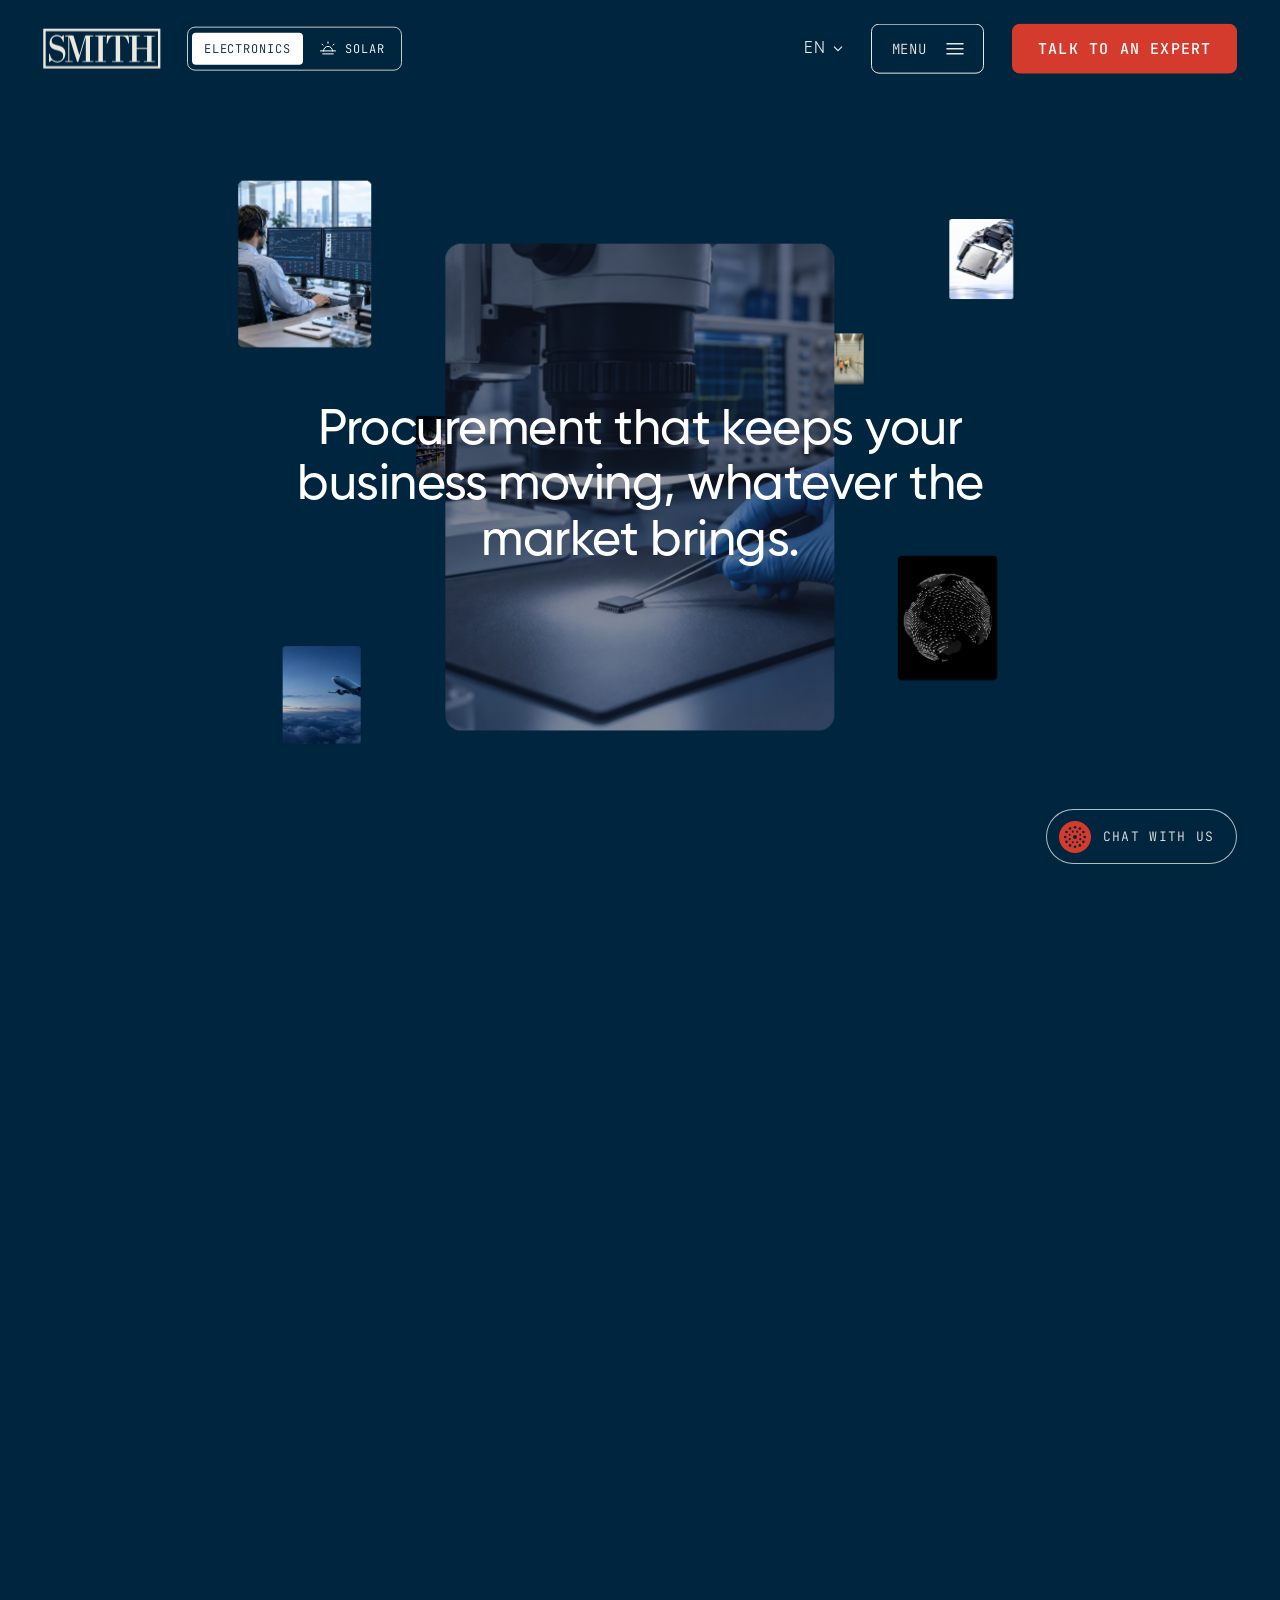
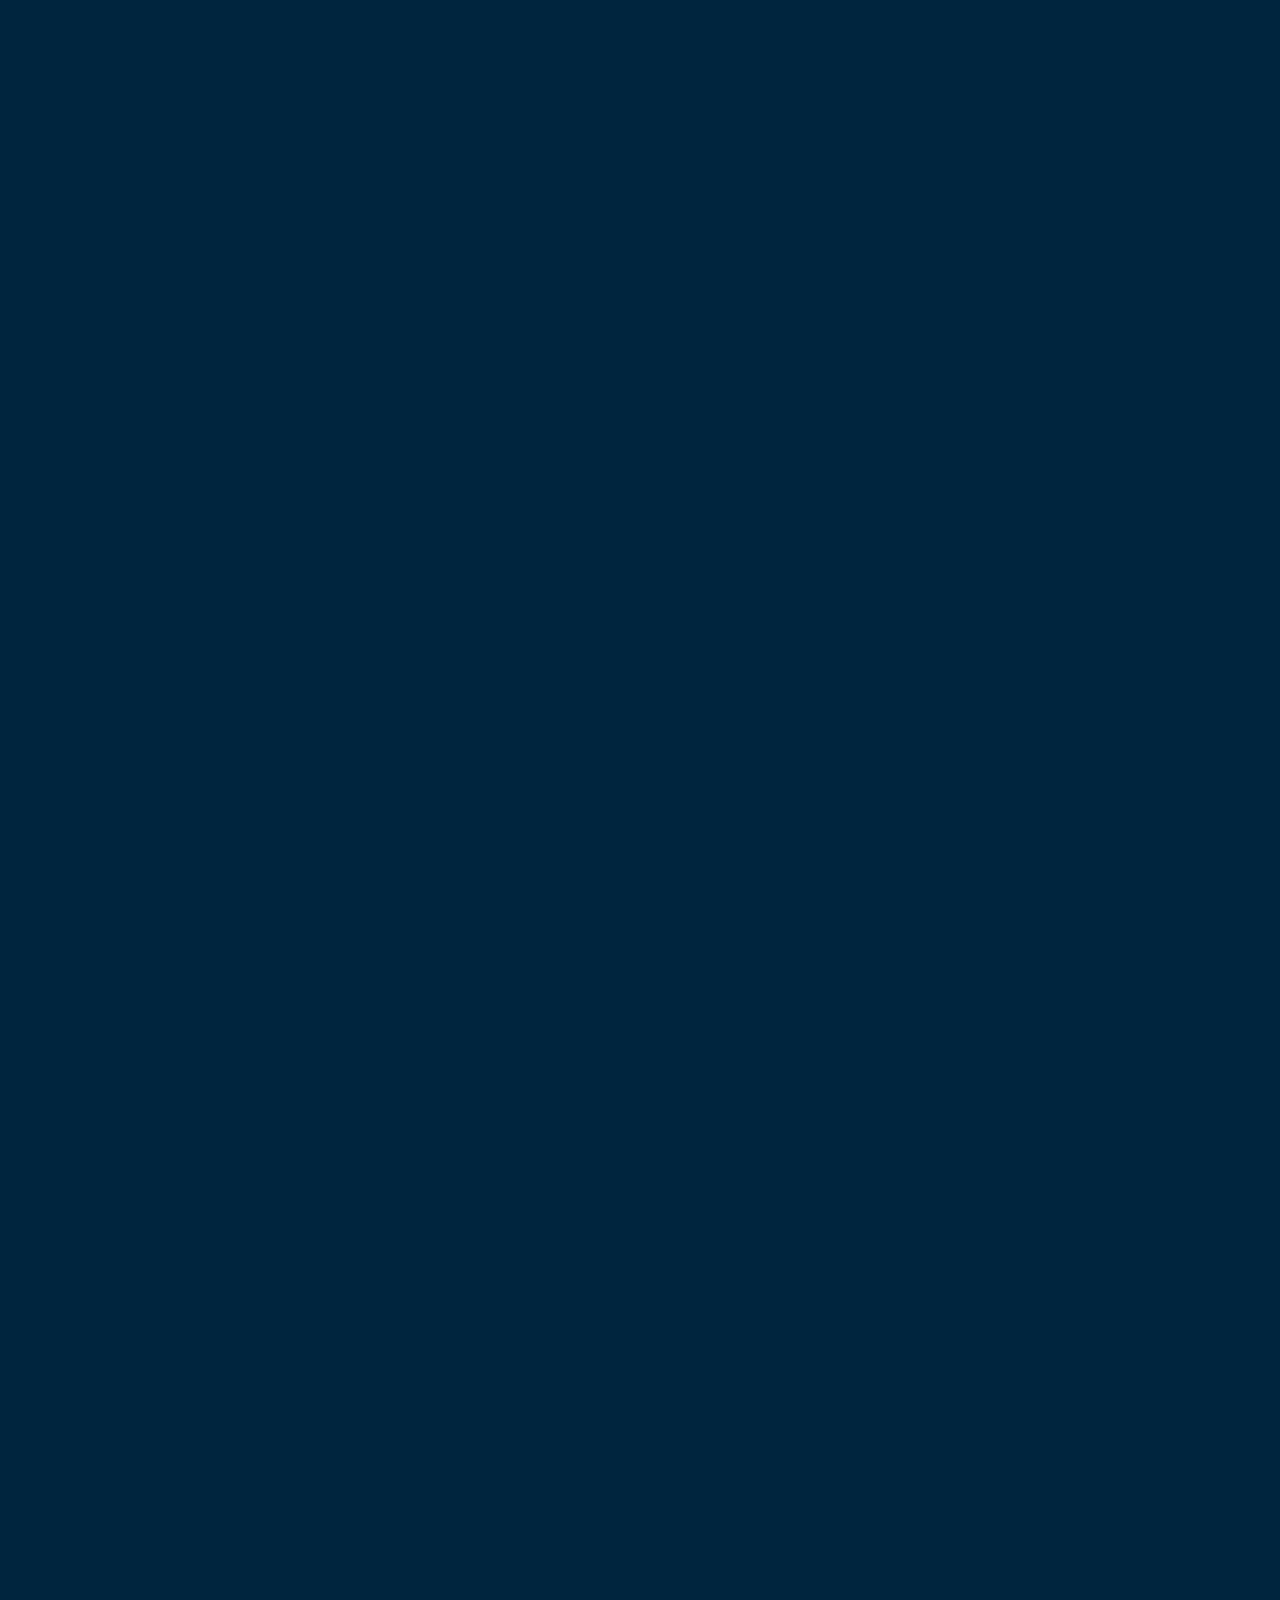
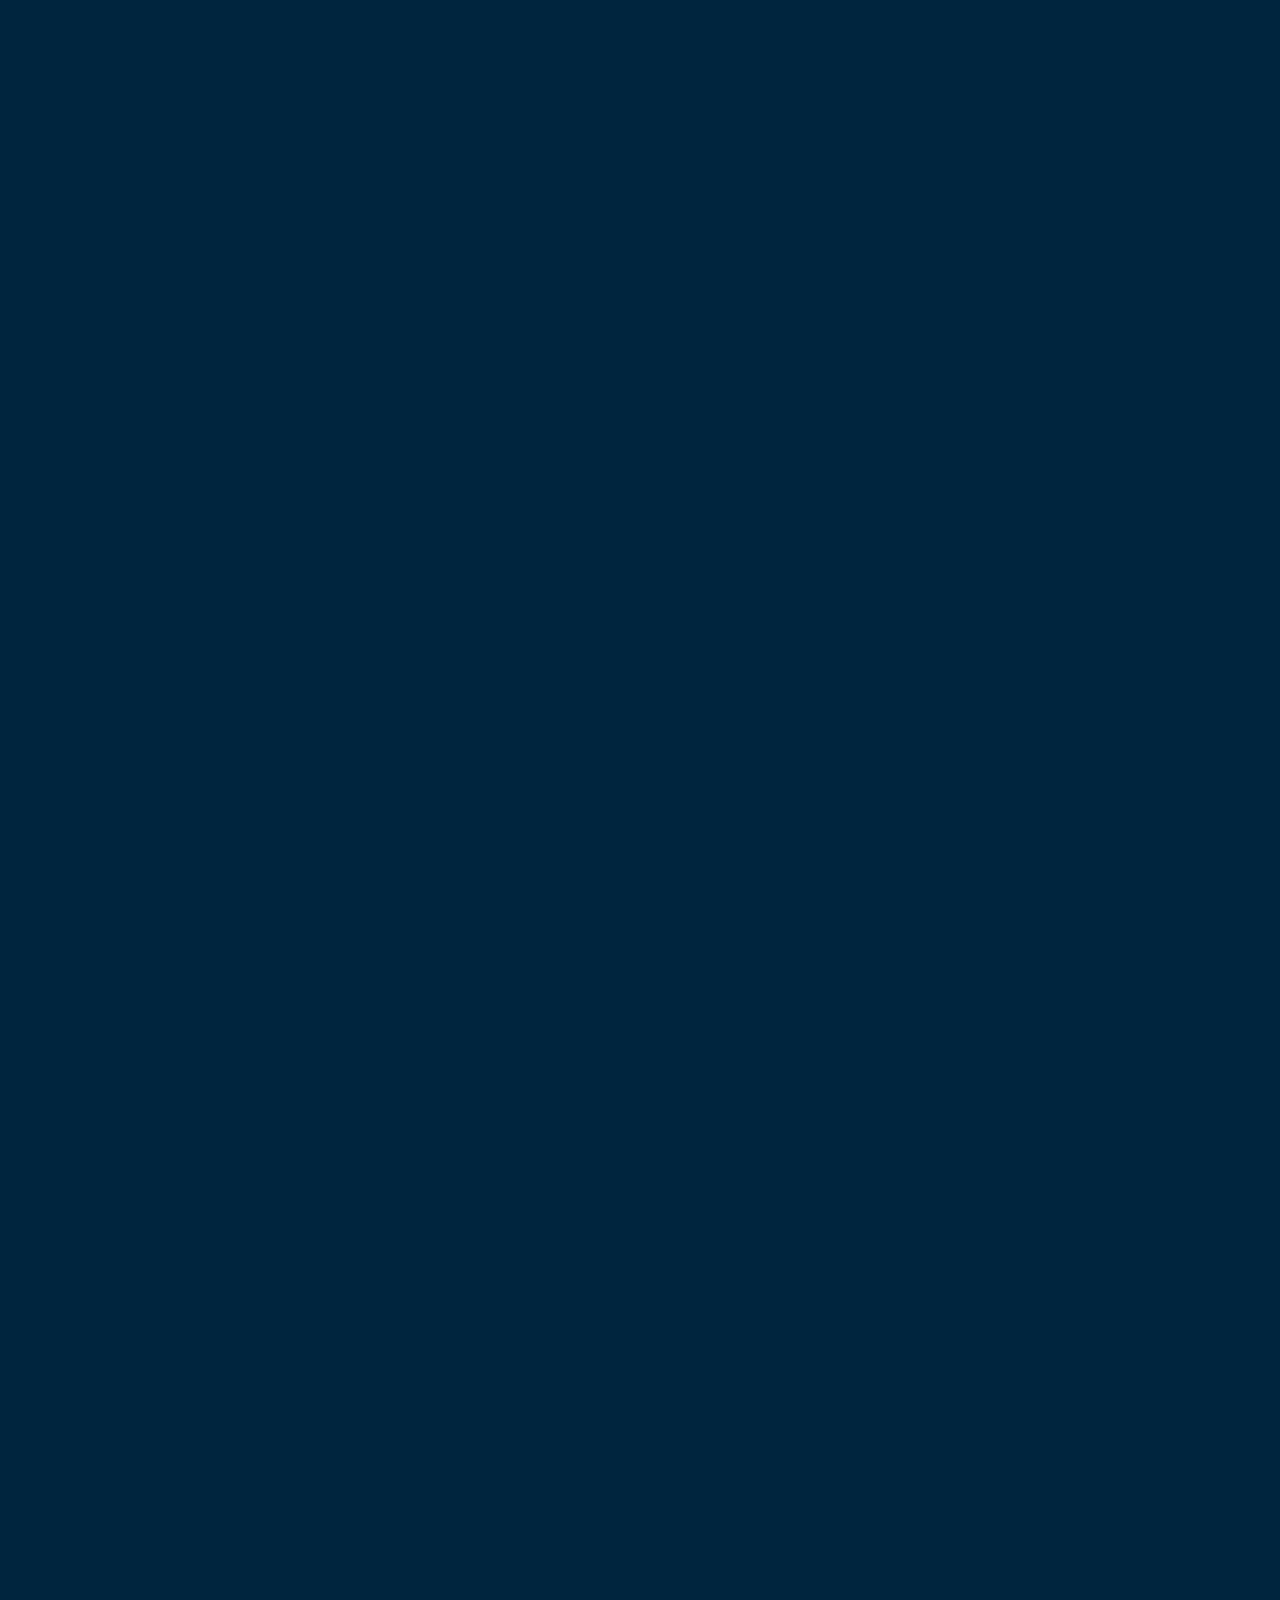
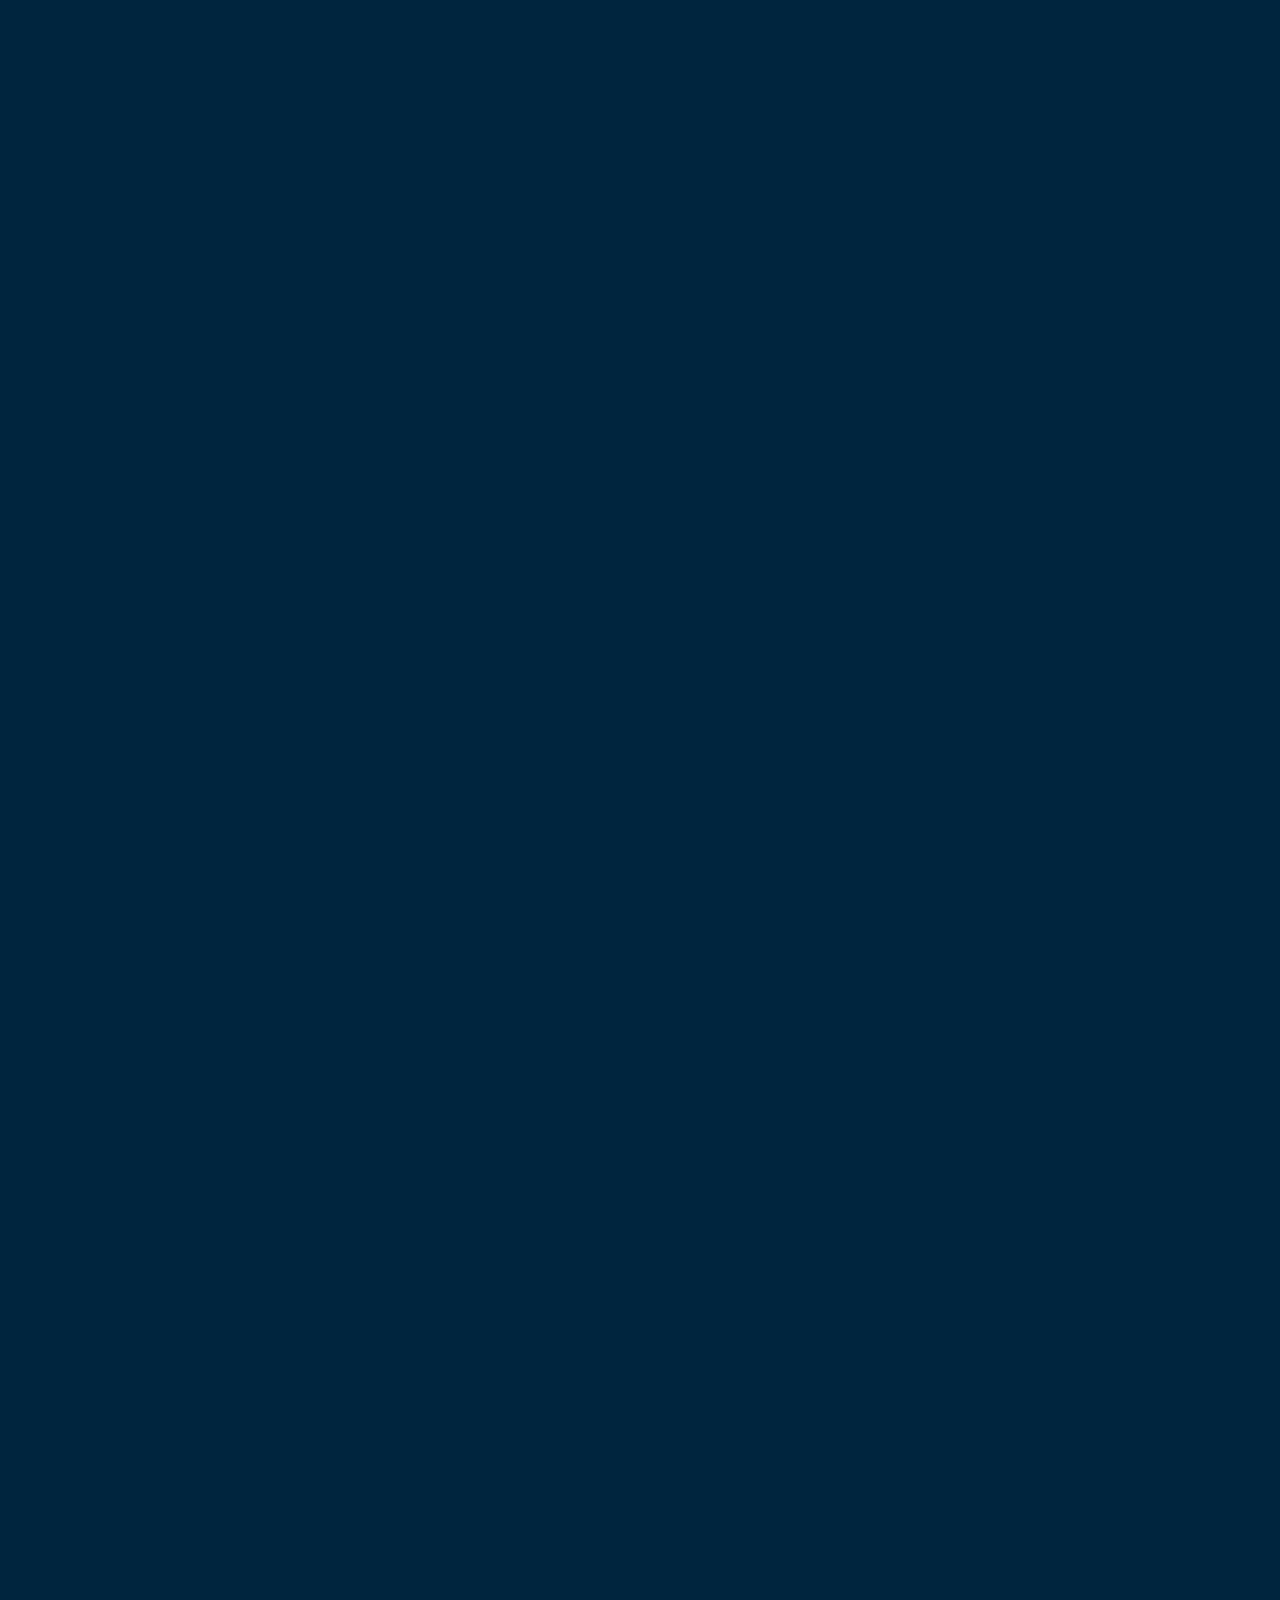
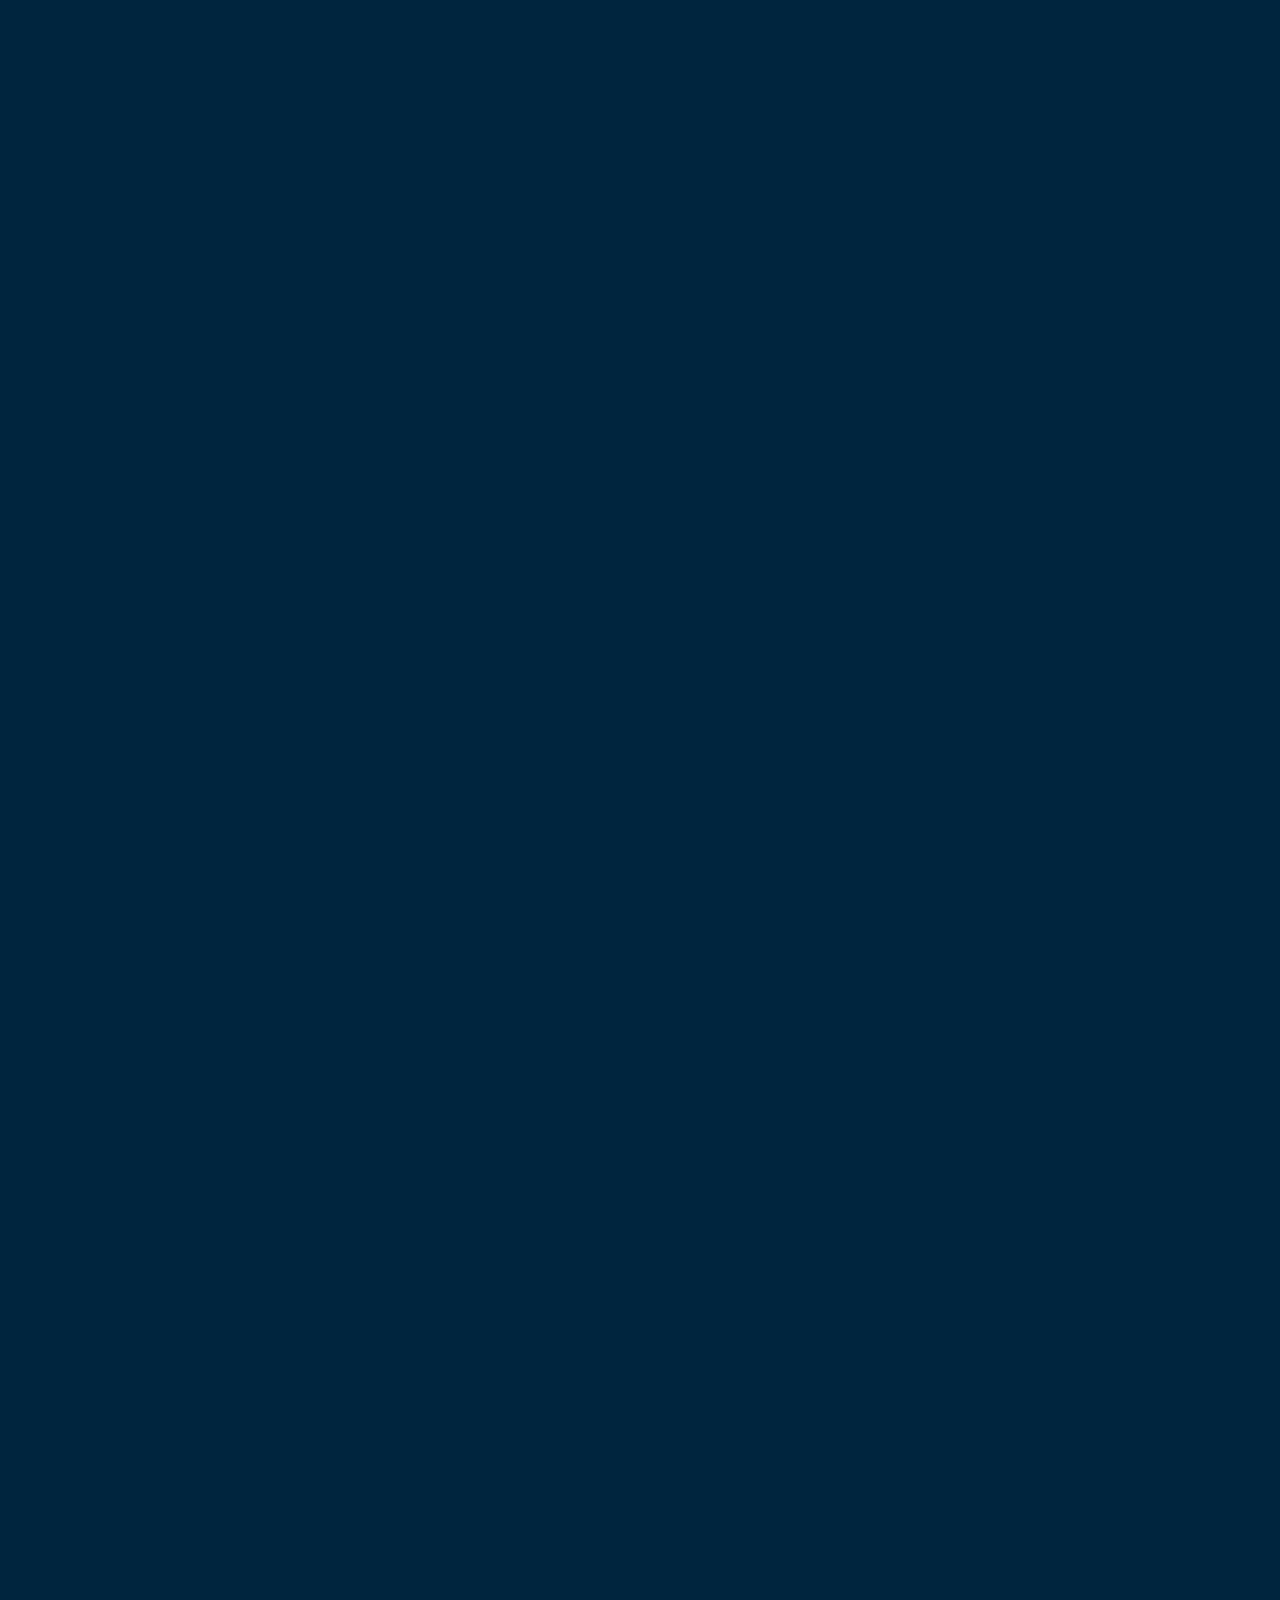
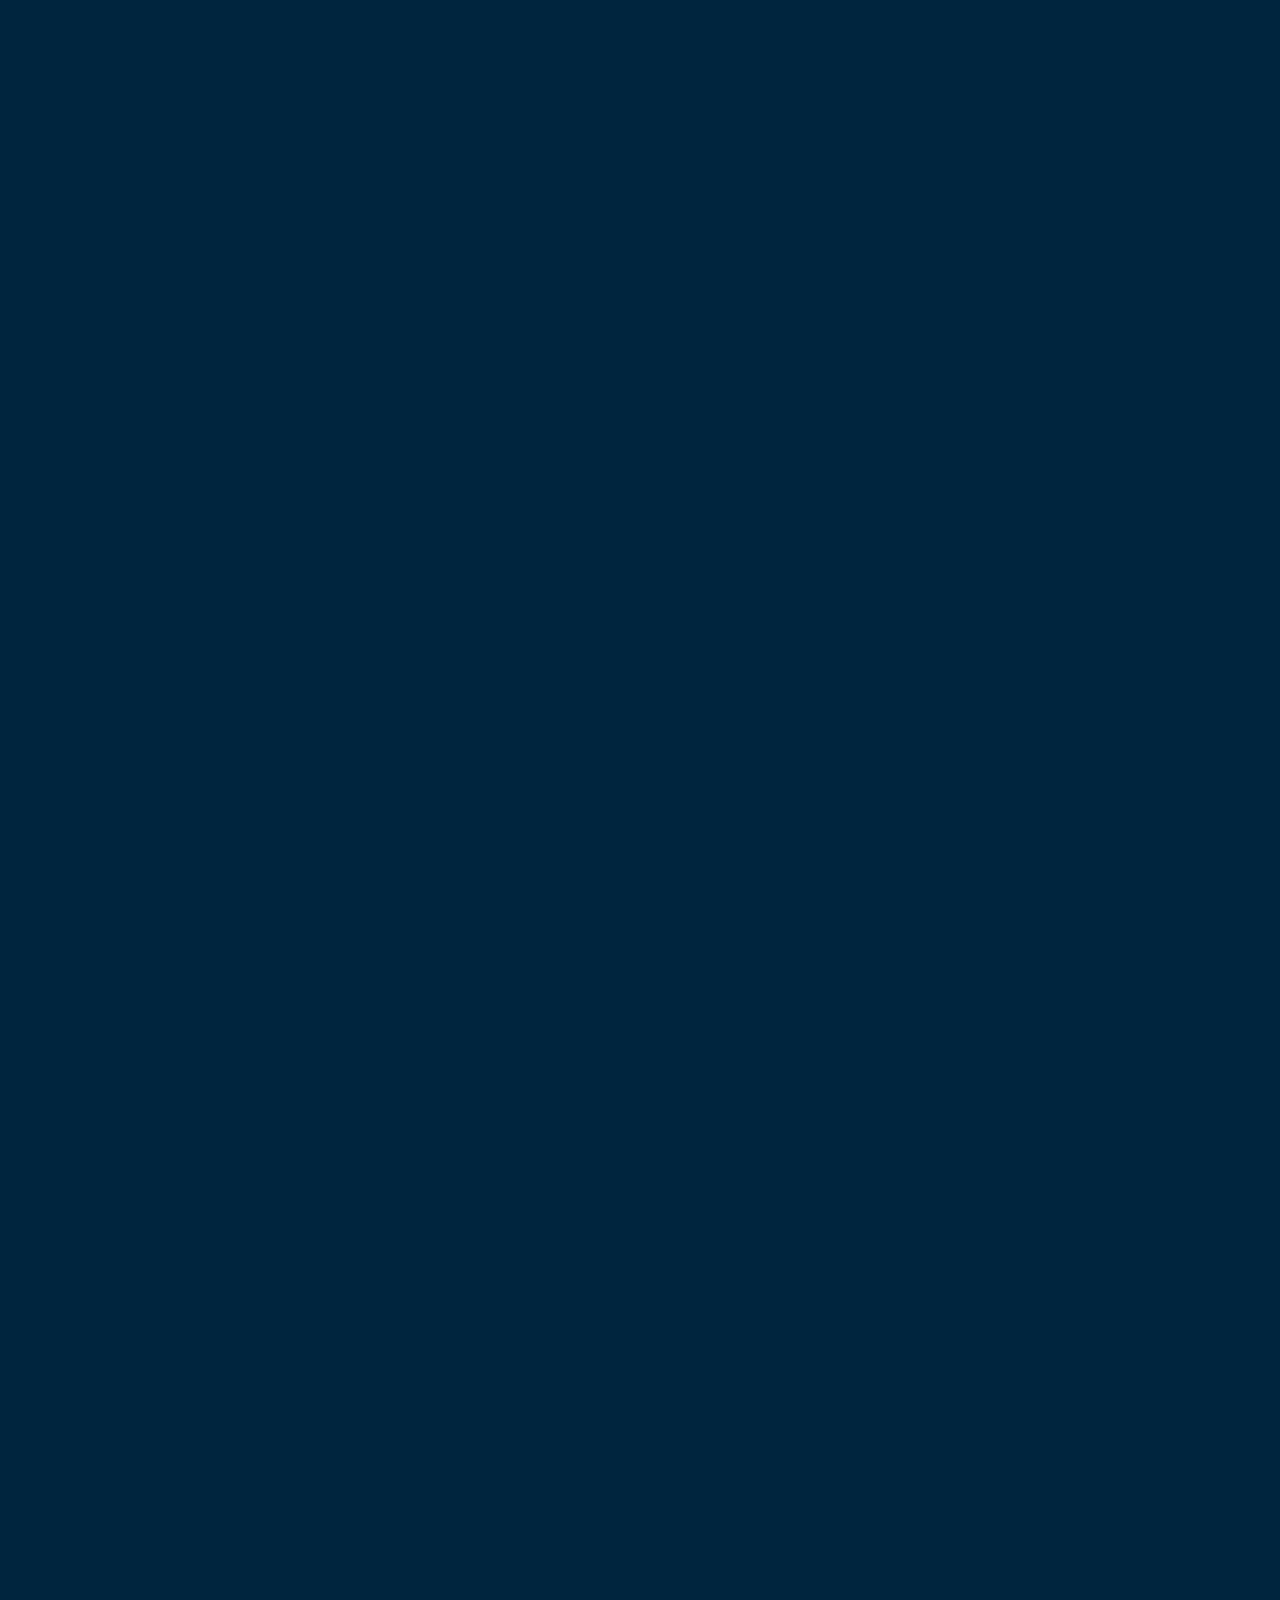
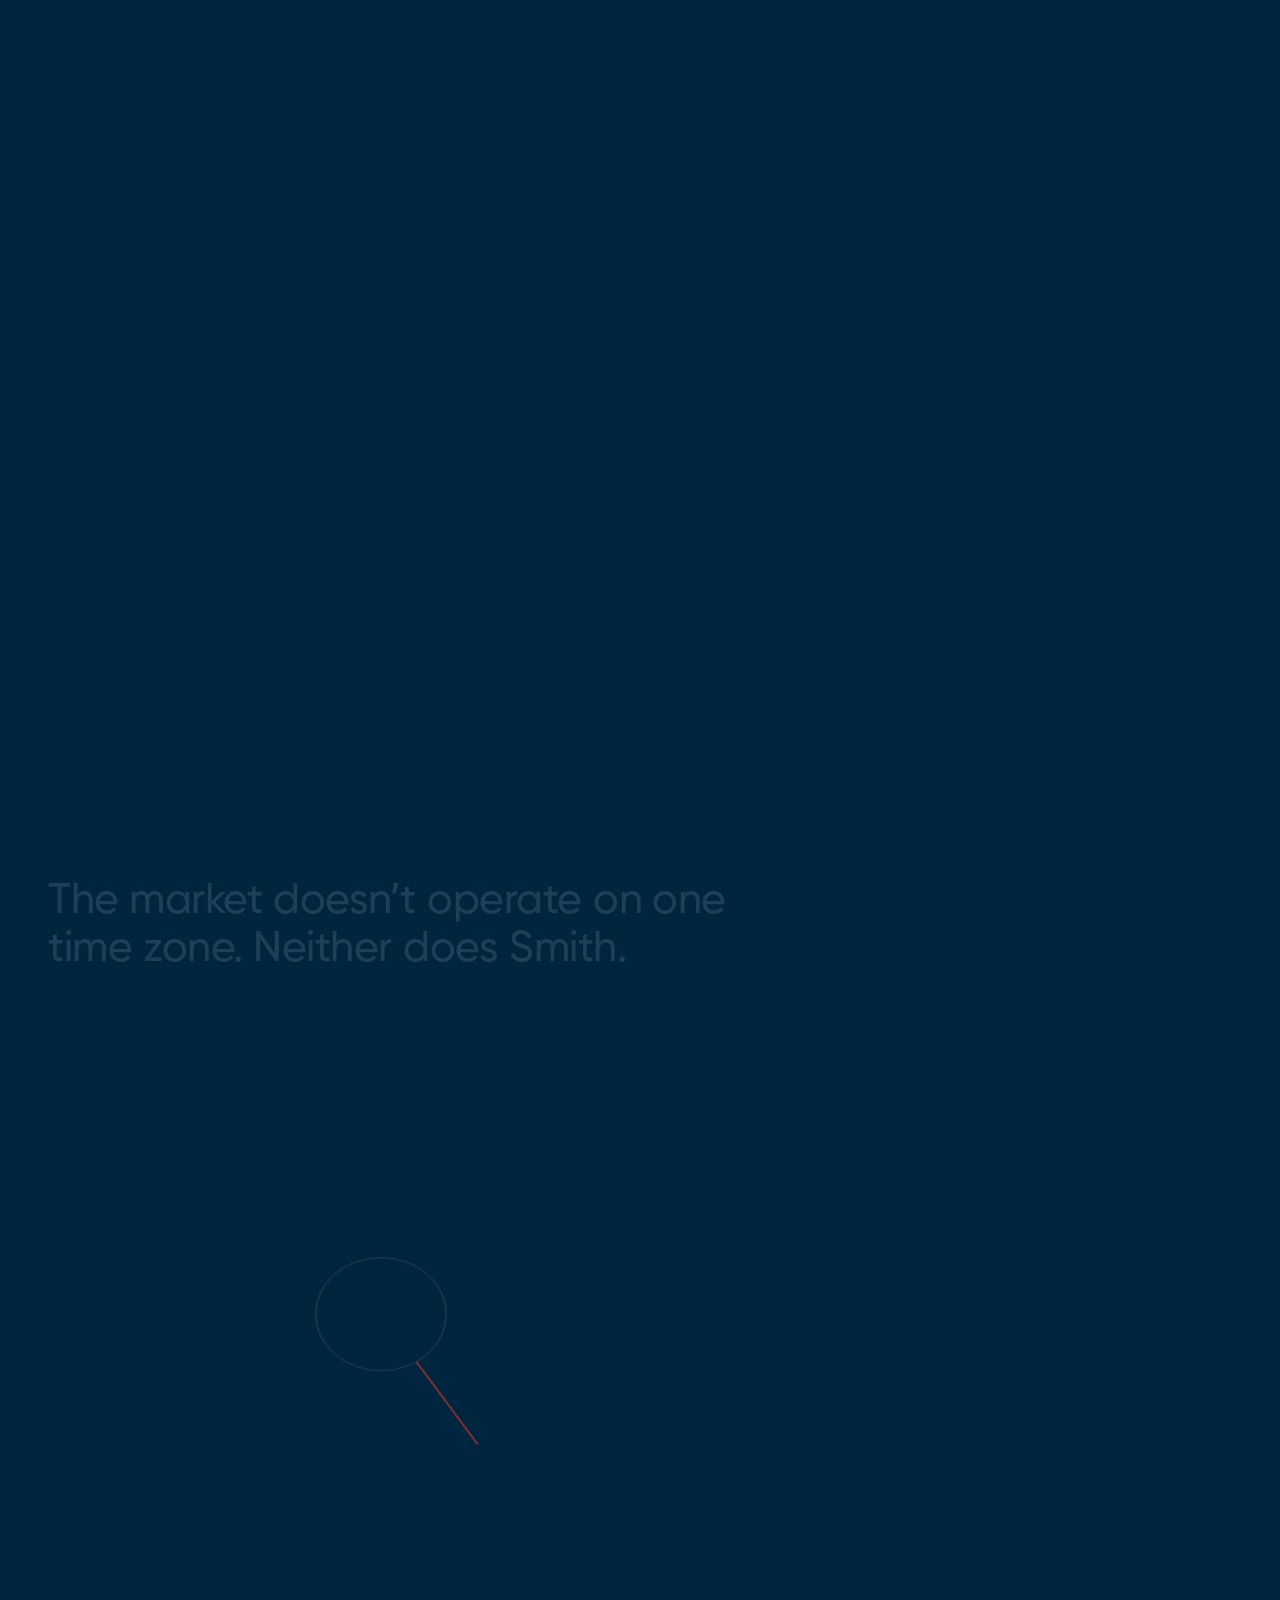
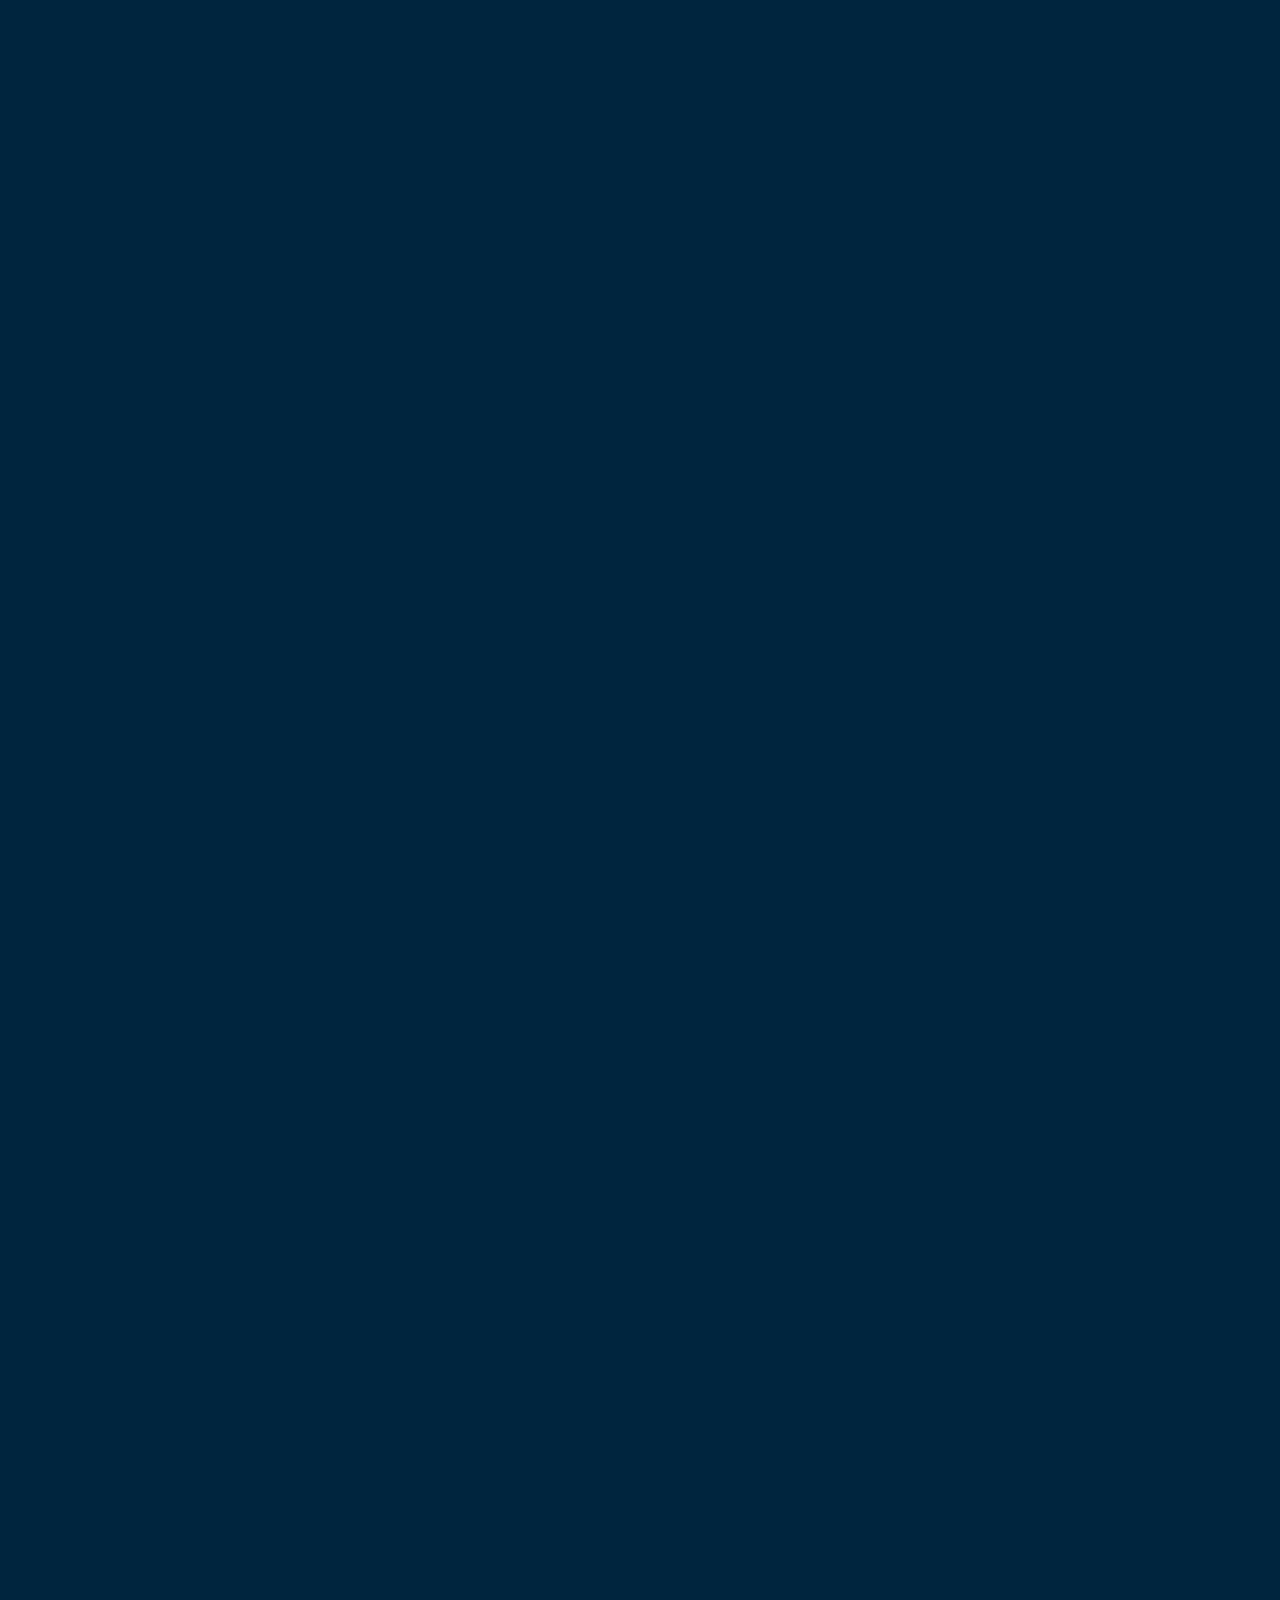
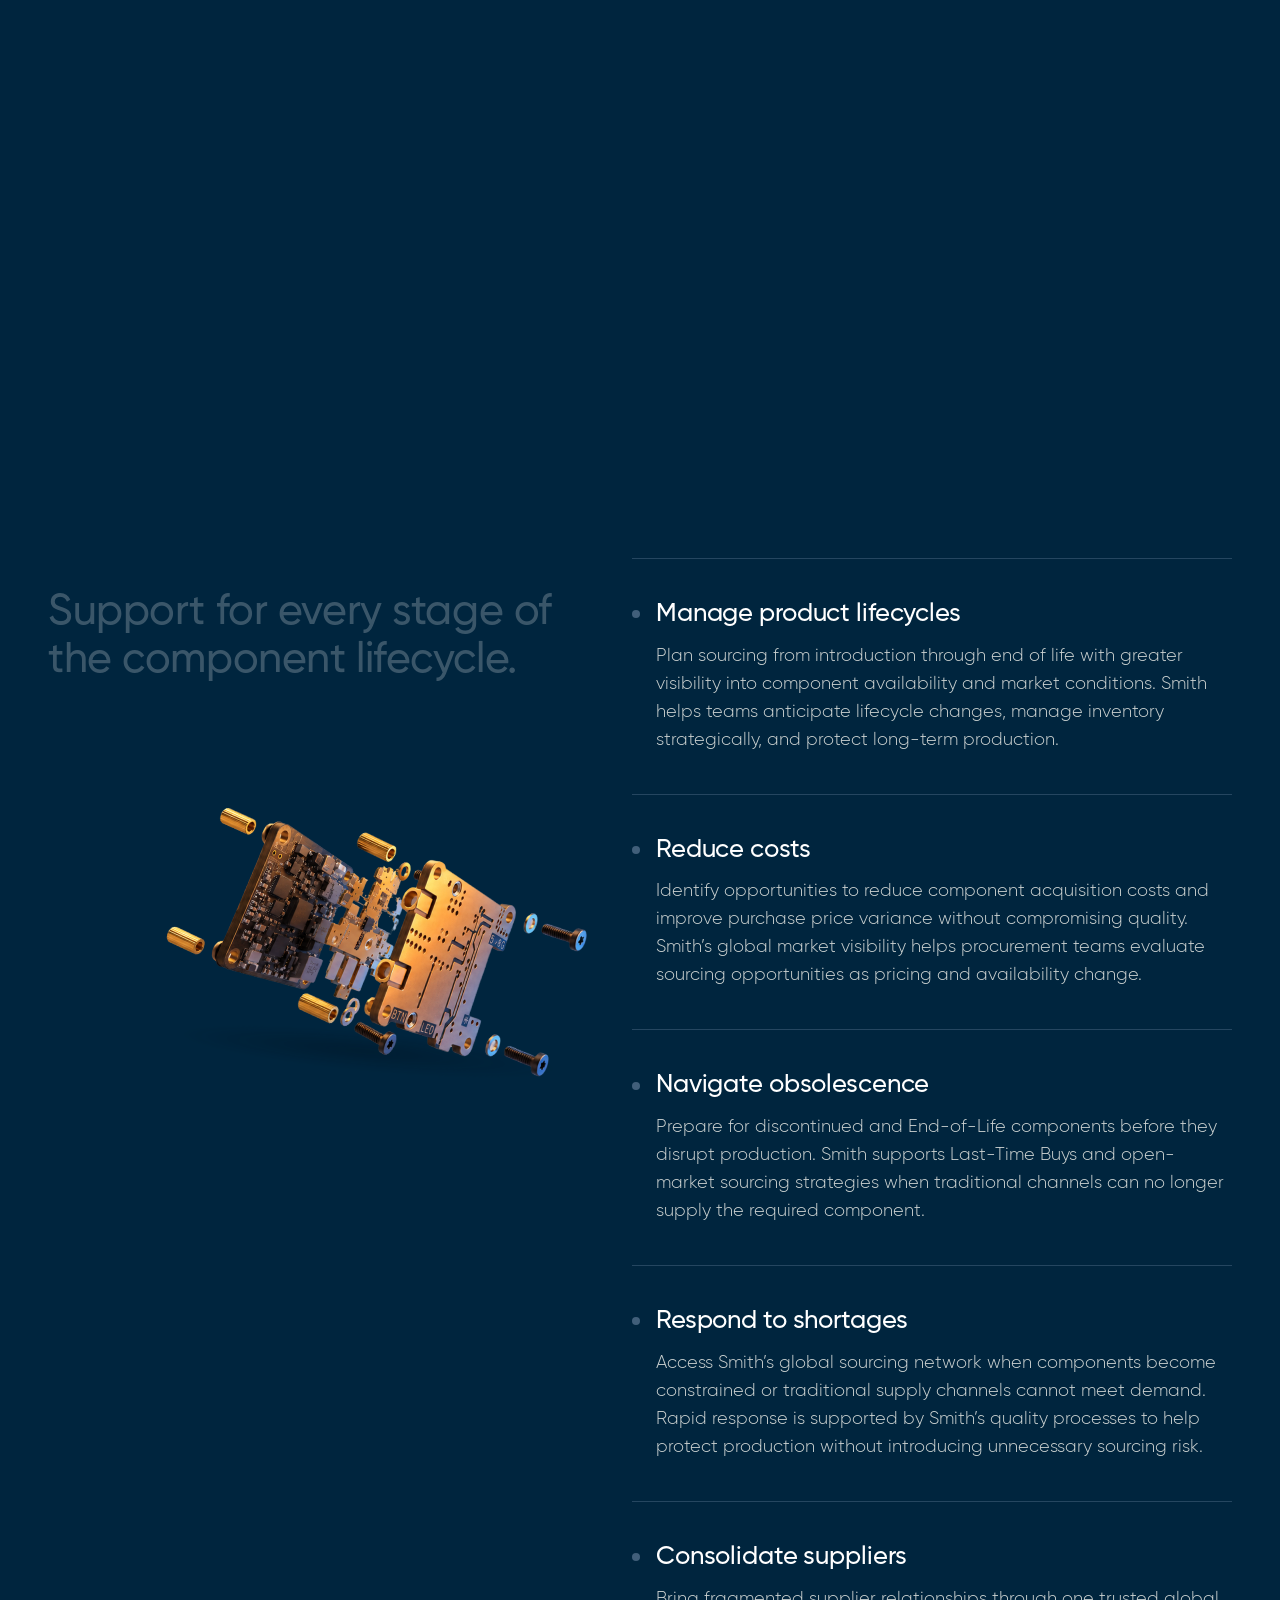
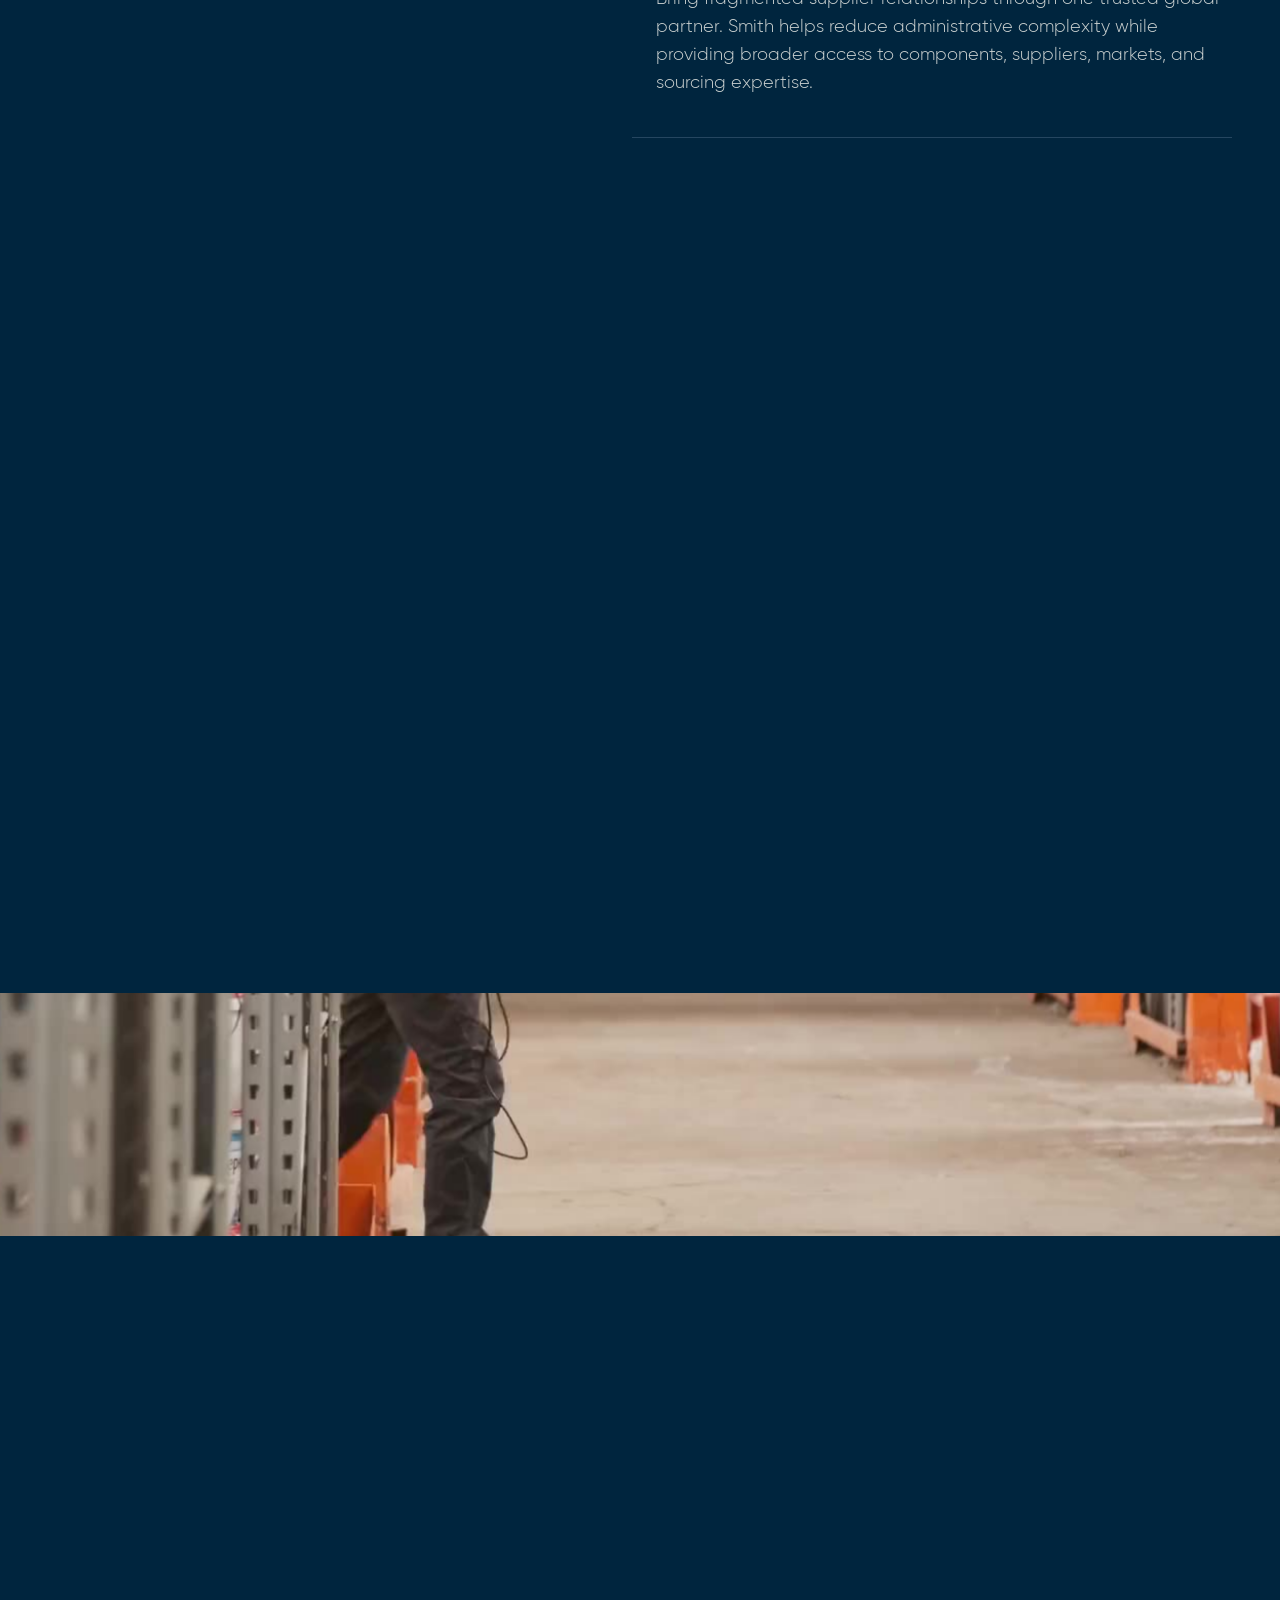
<file: services/procurement-v3/index.html>
<!doctype html>
<html lang="en">
<head>
  <meta charset="utf-8" />
  <script>document.documentElement.classList.add("js")</script>
  <meta name="robots" content="noindex, nofollow" />
  <meta name="viewport" content="width=device-width, initial-scale=1" />
  <title>Procurement Services (v3) — Smith</title>

  <link rel="preconnect" href="https://fonts.googleapis.com" />
  <link rel="preconnect" href="https://fonts.gstatic.com" crossorigin />
  <link href="https://fonts.googleapis.com/css2?family=JetBrains+Mono:wght@400;500&display=swap" rel="stylesheet" />
  <link rel="preload" href="../../assets/fonts/Gilroy-Regular.woff2" as="font" type="font/woff2" crossorigin />
  <link rel="preload" href="../../assets/fonts/Gilroy-Medium.woff2" as="font" type="font/woff2" crossorigin />

  <link rel="stylesheet" href="../../vendor/lenis.css" />
  <link rel="stylesheet" href="../../css/style.css?v=53" />
  <link rel="stylesheet" href="../../css/services.css?v=9" />
  <link rel="stylesheet" href="../../css/services-v3.css?v=13" />
</head>
<body class="page-svc page-sv3">

  <!-- shared icon sprite -->
  <svg width="0" height="0" style="position:absolute" aria-hidden="true">
    <symbol id="i-arrow" viewBox="0 0 16 16"><path d="M2.5 8h10.5M9 4l4 4-4 4" fill="none" stroke="currentColor" stroke-width="1.6"/></symbol>
    <symbol id="i-mark" viewBox="0 0 24 24" fill="currentColor"><circle cx="12" cy="2.2" r="1.3"/><circle cx="16.85" cy="3.5" r="1.3"/><circle cx="20.4" cy="7.05" r="1.3"/><circle cx="21.7" cy="12" r="1.3"/><circle cx="20.4" cy="16.85" r="1.3"/><circle cx="16.85" cy="20.4" r="1.3"/><circle cx="12" cy="21.7" r="1.3"/><circle cx="7.05" cy="20.4" r="1.3"/><circle cx="3.5" cy="16.85" r="1.3"/><circle cx="2.2" cy="12" r="1.3"/><circle cx="3.5" cy="7.05" r="1.3"/><circle cx="7.05" cy="3.5" r="1.3"/><circle cx="14.15" cy="6.65" r="1.05"/><circle cx="17.25" cy="9.75" r="1.05"/><circle cx="17.25" cy="14.15" r="1.05"/><circle cx="14.15" cy="17.25" r="1.05"/><circle cx="9.75" cy="17.25" r="1.05"/><circle cx="6.65" cy="14.15" r="1.05"/><circle cx="6.65" cy="9.75" r="1.05"/><circle cx="9.75" cy="6.65" r="1.05"/><circle cx="12" cy="12" r="2"/></symbol>
    <symbol id="i-chart" viewBox="0 0 24 24"><path d="M21 21H6.2c-1.1 0-1.7 0-2.1-.2a2 2 0 0 1-.9-.9C3 19.5 3 18.9 3 17.8V3m18 4-5.4 5.4c-.2.2-.3.3-.4.3h-.4c-.1 0-.2-.1-.4-.3l-1.9-1.9c-.2-.2-.3-.3-.4-.3h-.4c-.1 0-.2.1-.4.3L7 15m14-8h-4m4 0v4" fill="none" stroke="currentColor" stroke-width="2" stroke-linecap="round" stroke-linejoin="round"/></symbol>
  </svg>

  <!-- =====================================================
       HEADER — fixed nav (Nav Bar AA) + live market ticker
       ===================================================== -->
  <header class="header">
    <div class="nav">
      <div class="nav__brand">
        <a href="../../" class="logo" aria-label="Smith home"><img src="../../assets/img/logo.svg" alt="Smith" width="120" height="41" /></a>
        <nav class="switch" aria-label="Business unit">
          <a class="switch__btn is-active" href="../../" aria-current="page">Electronics</a>
          <a class="switch__btn" href="https://isadoraagency.github.io/smith-solar/" data-site-switch>
            <!-- sun icon, from the Smith Solar nav toggle -->
            <svg class="switch__icon" width="18" height="18" viewBox="0 0 18 18" fill="none" aria-hidden="true"><path d="M9 2.25V3.75M3.98559 5.48559L2.92493 4.42493M14.0143 5.48559L15.075 4.42493M4.5 11.25C4.5 8.76472 6.51472 6.75 9 6.75C11.4853 6.75 13.5 8.76472 13.5 11.25M4.5 11.25H13.5M4.5 11.25H1.5M13.5 11.25H16.5M14.25 14.25H3.75" stroke="currentColor" stroke-linecap="round" stroke-linejoin="round"/></svg>
            Solar
          </a>
        </nav>
      </div>

      <div class="nav__right">
        <button type="button" class="nav__lang">EN <svg width="10" height="6" viewBox="0 0 10 6" fill="none" stroke="currentColor" stroke-width="1.3" aria-hidden="true"><path d="m1 1 4 4 4-4"/></svg></button>
        <button type="button" class="menu-btn" id="menuBtn" aria-expanded="false" aria-controls="siteMenu"><span class="menu-btn__label">Menu</span><svg class="menu-btn__open" width="24" height="24" viewBox="0 0 24 24" fill="none" stroke="currentColor" stroke-width="1.5" stroke-linecap="round" aria-hidden="true"><path d="M4 7h16M4 12h16M4 17h16"/></svg><svg class="menu-btn__close" width="24" height="24" viewBox="0 0 24 24" fill="none" stroke="currentColor" stroke-width="1.6" stroke-linecap="round" aria-hidden="true"><path d="M6 6l12 12M18 6 6 18"/></svg></button>
        <a href="#contact" class="cta">Talk to an Expert</a>
      </div>
    </div>

    <!-- full-screen menu (sm-nav-desktop v2, state=open) — js/nav-menu.js -->
    <div class="site-menu" id="siteMenu" role="dialog" aria-modal="true" aria-label="Menu" hidden data-lenis-prevent>
      <div class="site-menu__inner">
        <ul class="site-menu__primary" aria-label="Menu">
            <li><button type="button" class="site-menu__item is-current" data-panel="services" aria-controls="panel-services">Services<svg class="site-menu__arrow" viewBox="0 0 20 20" aria-hidden="true"><path d="M4 10h12M11 5l5 5-5 5"/></svg></button></li>
            <li><a href="#" class="site-menu__item">Products<svg class="site-menu__arrow" viewBox="0 0 20 20" aria-hidden="true"><path d="M4 10h12M11 5l5 5-5 5"/></svg></a></li>
            <li><button type="button" class="site-menu__item" data-panel="industries" aria-controls="panel-industries">Industries<svg class="site-menu__arrow" viewBox="0 0 20 20" aria-hidden="true"><path d="M4 10h12M11 5l5 5-5 5"/></svg></button></li>
            <li><a href="#" class="site-menu__item">Quality<svg class="site-menu__arrow" viewBox="0 0 20 20" aria-hidden="true"><path d="M4 10h12M11 5l5 5-5 5"/></svg></a></li>
            <li><a href="#" class="site-menu__item">Market Intelligence<svg class="site-menu__arrow" viewBox="0 0 20 20" aria-hidden="true"><path d="M4 10h12M11 5l5 5-5 5"/></svg></a></li>
            <li><button type="button" class="site-menu__item" data-panel="company" aria-controls="panel-company">Company<svg class="site-menu__arrow" viewBox="0 0 20 20" aria-hidden="true"><path d="M4 10h12M11 5l5 5-5 5"/></svg></button></li>
            <li class="site-menu__login-row"><a href="#" class="site-menu__login"><svg class="site-menu__user" viewBox="0 0 24 24" fill="none" stroke="currentColor" stroke-width="1.3" aria-hidden="true"><circle cx="12" cy="8" r="4.2"/><path d="M4 21c.8-4.2 4-6.5 8-6.5s7.2 2.3 8 6.5"/></svg><span>Log in</span></a></li>
        </ul>
        <div class="site-menu__panels">
          <div class="site-menu__panel" id="panel-services" data-panel="services" hidden>
            <p class="site-menu__title">Services</p>
            <ul><li><a href="../../services/procurement-v3/" aria-current="page">Procurement<svg class="site-menu__arrow" viewBox="0 0 20 20" aria-hidden="true"><path d="M4 10h12M11 5l5 5-5 5"/></svg></a></li><li><a href="#">Supply Chain<svg class="site-menu__arrow" viewBox="0 0 20 20" aria-hidden="true"><path d="M4 10h12M11 5l5 5-5 5"/></svg></a></li><li><a href="#">Operational Capabilities<svg class="site-menu__arrow" viewBox="0 0 20 20" aria-hidden="true"><path d="M4 10h12M11 5l5 5-5 5"/></svg></a></li></ul>
          </div>
          <div class="site-menu__panel site-menu__panel--cols" id="panel-industries" data-panel="industries" hidden>
            <p class="site-menu__title">Industries</p>
            <ul><li><a href="../../industries/aerospace-defense/">Aerospace &amp; Defense<svg class="site-menu__arrow" viewBox="0 0 20 20" aria-hidden="true"><path d="M4 10h12M11 5l5 5-5 5"/></svg></a></li><li><a href="#">Automation<svg class="site-menu__arrow" viewBox="0 0 20 20" aria-hidden="true"><path d="M4 10h12M11 5l5 5-5 5"/></svg></a></li><li><a href="#">Automotive<svg class="site-menu__arrow" viewBox="0 0 20 20" aria-hidden="true"><path d="M4 10h12M11 5l5 5-5 5"/></svg></a></li><li><a href="#">Computing<svg class="site-menu__arrow" viewBox="0 0 20 20" aria-hidden="true"><path d="M4 10h12M11 5l5 5-5 5"/></svg></a></li><li><a href="#">Consumer Electronics<svg class="site-menu__arrow" viewBox="0 0 20 20" aria-hidden="true"><path d="M4 10h12M11 5l5 5-5 5"/></svg></a></li><li><a href="#">Data Centers<svg class="site-menu__arrow" viewBox="0 0 20 20" aria-hidden="true"><path d="M4 10h12M11 5l5 5-5 5"/></svg></a></li><li><a href="#">E-Commerce<svg class="site-menu__arrow" viewBox="0 0 20 20" aria-hidden="true"><path d="M4 10h12M11 5l5 5-5 5"/></svg></a></li><li><a href="#">Education<svg class="site-menu__arrow" viewBox="0 0 20 20" aria-hidden="true"><path d="M4 10h12M11 5l5 5-5 5"/></svg></a></li><li><a href="#">Gaming<svg class="site-menu__arrow" viewBox="0 0 20 20" aria-hidden="true"><path d="M4 10h12M11 5l5 5-5 5"/></svg></a></li><li><a href="#">IoT<svg class="site-menu__arrow" viewBox="0 0 20 20" aria-hidden="true"><path d="M4 10h12M11 5l5 5-5 5"/></svg></a></li><li><a href="#">Medical<svg class="site-menu__arrow" viewBox="0 0 20 20" aria-hidden="true"><path d="M4 10h12M11 5l5 5-5 5"/></svg></a></li><li><a href="#">Oil &amp; Gas<svg class="site-menu__arrow" viewBox="0 0 20 20" aria-hidden="true"><path d="M4 10h12M11 5l5 5-5 5"/></svg></a></li></ul>
          </div>
          <div class="site-menu__panel site-menu__panel--groups" id="panel-company" data-panel="company" hidden>
            <p class="site-menu__title">Company</p>
            <div class="site-menu__groups">
              <div class="site-menu__group"><p class="site-menu__group-title">About Us</p><ul><li><a href="../../company/about/">Smith Advantage<svg class="site-menu__arrow" viewBox="0 0 20 20" aria-hidden="true"><path d="M4 10h12M11 5l5 5-5 5"/></svg></a></li><li><a href="#">Leadership<svg class="site-menu__arrow" viewBox="0 0 20 20" aria-hidden="true"><path d="M4 10h12M11 5l5 5-5 5"/></svg></a></li><li><a href="#">Locations<svg class="site-menu__arrow" viewBox="0 0 20 20" aria-hidden="true"><path d="M4 10h12M11 5l5 5-5 5"/></svg></a></li><li><a href="#">Careers<svg class="site-menu__arrow" viewBox="0 0 20 20" aria-hidden="true"><path d="M4 10h12M11 5l5 5-5 5"/></svg></a></li><li><a href="#">Newsroom<svg class="site-menu__arrow" viewBox="0 0 20 20" aria-hidden="true"><path d="M4 10h12M11 5l5 5-5 5"/></svg></a></li></ul></div>
              <div class="site-menu__group"><p class="site-menu__group-title">Our Values</p><ul><li><a href="#">Corporate Social Responsibility<svg class="site-menu__arrow" viewBox="0 0 20 20" aria-hidden="true"><path d="M4 10h12M11 5l5 5-5 5"/></svg></a></li><li><a href="#">Sustainability<svg class="site-menu__arrow" viewBox="0 0 20 20" aria-hidden="true"><path d="M4 10h12M11 5l5 5-5 5"/></svg></a></li><li><a href="#">Structure &amp; Finance<svg class="site-menu__arrow" viewBox="0 0 20 20" aria-hidden="true"><path d="M4 10h12M11 5l5 5-5 5"/></svg></a></li></ul></div>
            </div>
          </div>
        </div>
      </div>
    </div>
  </header>


  <main id="main" class="sv">
    <!-- one background for the whole story: its colour is scrubbed between
         scenes (navy → paper → navy), so sections never meet at a hard edge -->
    <div class="sv-bg" id="svBg" aria-hidden="true"></div>

    <!-- =====================================================
         01 — THE FIELD → CAPABILITIES → TODD (pinned)
         The page opens on the component-testing photo, pulled back
         among six capability cards floating at different depths.
         Scrolling flies the camera to each card in turn: it fills
         the centre of the screen while its caption is read, then the
         camera moves on, and the last stop is Todd's portrait, which
         opens to full screen for his quote.
         Card positions are measured from Figma (sv2 / 02) in js.
         ===================================================== -->
    <section class="sv-intro" id="top" data-nav="dark">
      <div class="sv-space" aria-hidden="true">
        <div class="sv-world" id="svWorld">
          <!-- data-fx/fy/fw: centre and width in the 1440 × 900 Figma frame -->
          <div class="sv-card sv-card--hero" data-fx="720" data-fy="487" data-fw="438"><img src="../../assets/img/svc/testing.jpg" alt="" /><span class="sv-card__shade"></span></div>
          <figure class="sv-card" data-cap="0" data-fx="343" data-fy="264" data-fw="150"><img src="../../assets/img/svc/business.jpg" alt="" /></figure>
          <figure class="sv-card" data-cap="1" data-fx="1066" data-fy="618" data-fw="112"><img src="../../assets/img/globe.png" alt="" /></figure>
          <figure class="sv-card" data-cap="2" data-fx="362" data-fy="695" data-fw="88"><img src="../../assets/img/ad/market.jpg" alt="" /></figure>
          <figure class="sv-card" data-cap="3" data-fx="1104" data-fy="259" data-fw="72"><img src="../../assets/img/cta.jpg" alt="" /></figure>
          <figure class="sv-card" data-cap="4" data-fx="496" data-fy="447" data-fw="56"><img src="../../assets/img/svc/supply-chain.jpg" alt="" /></figure>
          <figure class="sv-card" data-cap="5" data-fx="949" data-fy="359" data-fw="46"><img src="../../assets/img/about/hero.jpg" alt="" /></figure>
          <div class="sv-card sv-card--end" data-fx="720" data-fy="450" data-fw="34"><img src="../../assets/img/svc/leader.jpg" alt="" /></div>
        </div>
      </div>

      <h1 class="sv-statement" id="svTitle">Procurement that keeps your business moving, whatever the market brings.</h1>

      <!-- two sets of three: each set's cards line up over these slots (js) while its copy reads -->
      <div class="sv-set" aria-hidden="true">
          <article class="sv-set__item"><div class="sv-set__slot"></div><h2 class="sv-set__title">Dedicated Trader</h2><p class="sv-set__text">One named person who knows your parts, your tolerances and your build schedule, and who pulls the other five in without you having to ask.</p></article>
          <article class="sv-set__item"><div class="sv-set__slot"></div><h2 class="sv-set__title">Global Sourcing Network</h2><p class="sv-set__text">Qualified sources across every major electronics market, so your trader can look beyond a single channel when availability tightens.</p></article>
          <article class="sv-set__item"><div class="sv-set__slot"></div><h2 class="sv-set__title">Market Intelligence</h2><p class="sv-set__text">Pricing, lead-time and allocation signals from Smith’s analysts, turned into timing advice for your next buy.</p></article>
      </div>
      <div class="sv-set" aria-hidden="true">
          <article class="sv-set__item"><div class="sv-set__slot"></div><h2 class="sv-set__title">Quality &amp; Testing</h2><p class="sv-set__text">Parts are inspected and tested in Smith’s own accredited labs, against a plan written for the component and the application.</p></article>
          <article class="sv-set__item"><div class="sv-set__slot"></div><h2 class="sv-set__title">Advanced Logistics</h2><p class="sv-set__text">Warehousing, consolidation and scheduled delivery that match how your production line actually runs.</p></article>
          <article class="sv-set__item"><div class="sv-set__slot"></div><h2 class="sv-set__title">Supplier Network</h2><p class="sv-set__text">Supplier relationships built since 1984 and managed through a vendor rating and qualification system.</p></article>
      </div>

      <!-- the portrait at the end of the flight opens into a landscape card and the quote lights up beside it (sv2 / 04) -->
      <div class="sv-voice" id="leader">
        <div class="sv-voice__media" id="svVoiceMedia"><img src="../../assets/img/svc/leader.jpg" alt="Todd Snow, Chief Procurement Officer, Smith" /><span class="sv-voice__shade" id="svVoiceShade"></span>
          <a href="#" class="sv-pill">
            <span class="sv-pill__play" aria-hidden="true"><svg viewBox="0 0 32 32"><circle cx="16" cy="16" r="16"/><path d="M13 10.5 22 16l-9 5.5z"/></svg></span>
            <span>Watch Todd on Procurement</span><em>2 Min</em>
          </a>
        </div>
        <figure class="sv-voice__content" id="svVoiceContent">
          <blockquote class="sv-quote" id="svQuote">“Great procurement starts with understanding what matters to the customer. The stronger the relationship, the better we can anticipate change and act at the right moment to keep their business moving.”</blockquote>
          <figcaption><b>Todd Snow</b><span>Chief Procurement Officer, Smith</span></figcaption>
        </figure>
      </div>

      <!-- read by screen readers and used when motion is reduced -->
      <ul class="sv-caps" id="svCaps">
        <li><b>Dedicated Trader</b><span>One named person who knows your parts, your tolerances and your build schedule, and who pulls the other five in without you having to ask.</span></li>
        <li><b>Global Sourcing Network</b><span>Qualified sources across every major electronics market, so your trader can look beyond a single channel when availability tightens.</span></li>
        <li><b>Market Intelligence</b><span>Pricing, lead-time and allocation signals from Smith’s analysts, turned into timing advice for your next buy.</span></li>
        <li><b>Quality &amp; Testing</b><span>Parts are inspected and tested in Smith’s own accredited labs, against a plan written for the component and the application.</span></li>
        <li><b>Advanced Logistics</b><span>Warehousing, consolidation and scheduled delivery that match how your production line actually runs.</span></li>
        <li><b>Supplier Network</b><span>Supplier relationships built since 1984 and managed through a vendor rating and qualification system.</span></li>
      </ul>
    </section>


    <!-- =====================================================
         02 — ALWAYS ON (pinned)
         The live clock tilts up out of the dark, its rings draw
         in and the desks come online.
         ===================================================== -->
    <section class="sv-clock tz" id="time-zones" data-nav="dark">
      <div class="sv-clock__inner">
        <h2 class="sv-h2 sv-clock__title" id="tzTitle">The market doesn’t operate on one time zone. Neither does Smith.</h2>
        <ul class="tz__offices sv-offices"><li class="tz-office" data-tz="America/Chicago"><i aria-hidden="true"></i><span>Houston</span><time>--:--</time></li><li class="tz-office" data-tz="Europe/Amsterdam"><i aria-hidden="true"></i><span>Amsterdam</span><time>--:--</time></li><li class="tz-office" data-tz="Asia/Hong_Kong"><i aria-hidden="true"></i><span>Hong Kong</span><time>--:--</time></li><li class="tz-office" data-tz="Asia/Singapore"><i aria-hidden="true"></i><span>Singapore</span><time>--:--</time></li><li class="tz-office" data-tz="Asia/Tokyo"><i aria-hidden="true"></i><span>Tokyo</span><time>--:--</time></li><li class="tz-office" data-tz="Asia/Seoul"><i aria-hidden="true"></i><span>Seoul</span><time>--:--</time></li></ul>
        <div class="sv-clock__body">
          <div class="sv-clock__dial-wrap" id="svDialWrap">
            <div class="tz__clock sv-dial" id="svDial">
              <svg class="tz__dial" viewBox="0 0 640 640" aria-hidden="true">
                <circle class="tz__ring" cx="320" cy="320" r="150"/><circle class="tz__ring" cx="320" cy="320" r="180"/><circle class="tz__ring" cx="320" cy="320" r="210"/><circle class="tz__ring" cx="320" cy="320" r="240"/><circle class="tz__ring" cx="320" cy="320" r="270"/><circle class="tz__ring" cx="320" cy="320" r="300"/><circle class="tz__hours" data-i="0" cx="320" cy="320" r="150"/><circle class="tz__hours" data-i="1" cx="320" cy="320" r="180"/><circle class="tz__hours" data-i="2" cx="320" cy="320" r="210"/><circle class="tz__hours" data-i="3" cx="320" cy="320" r="240"/><circle class="tz__hours" data-i="4" cx="320" cy="320" r="270"/><circle class="tz__hours" data-i="5" cx="320" cy="320" r="300"/>
                <line class="tz__hand" id="tzHand" x1="320" y1="320" x2="320" y2="20"/>
                <circle class="tz__face" cx="320" cy="320" r="110"/>
              </svg>
              <div class="tz__readout"><b id="tzUtc">--:-- UTC</b><span id="tzDesks">— desks open</span></div>
              <span class="tz__hour" style="left:50%;top:0">00</span><span class="tz__hour" style="left:100%;top:50%">06</span>
              <span class="tz__hour" style="left:50%;top:100%">12</span><span class="tz__hour" style="left:0;top:50%">18</span>
            </div>
          </div>
          <ul class="sv-checks"><li><svg viewBox="0 0 20 20" aria-hidden="true"><path d="M4 10.5 8 14l8-8.5"/></svg><p>Stay connected to your Smith team through customer-facing technology and tools.</p></li><li><svg viewBox="0 0 20 20" aria-hidden="true"><path d="M4 10.5 8 14l8-8.5"/></svg><p>Source through a sophisticated vendor rating and qualification system.</p></li><li><svg viewBox="0 0 20 20" aria-hidden="true"><path d="M4 10.5 8 14l8-8.5"/></svg><p>Navigate unique buyer requirements and evolving government regulations.</p></li><li><svg viewBox="0 0 20 20" aria-hidden="true"><path d="M4 10.5 8 14l8-8.5"/></svg><p>Draw on expertise across Procurement, Quality, Operations, IT, Accounting, Data Science and other Smith teams.</p></li></ul>
        </div>
      </div>
    </section>

    <!-- =====================================================
         03 — THE LIFECYCLE (WebGL)
         A circuit-board assembly, built in three.js, turns once for
         every stage. It plays on its own while on screen; hovering
         (or focusing) a stage in the ticker turns it to that stage.
         ===================================================== -->
    <section class="sv-cycle" id="lifecycle" data-nav="dark">
      <!-- the heading and the component stay on screen while all five stages are read -->
      <div class="sv-cycle__aside">
        <h2 class="sv-h2 sv-cycle__title" id="svCycleTitle">Support for every stage of the component lifecycle.</h2>
        <div class="sv-comp" id="svComp" aria-hidden="true">
          <div class="sv-comp__world" id="svCompWorld">
            <span class="sv-comp__shadow" id="svCompShadow"></span>
            <img class="sv-comp__img" id="svCompAsm" src="../../assets/img/svc/comp-assembled.png?v=3" alt="" />
            <img class="sv-comp__img sv-comp__layer" data-cx="528" data-cy="384" data-cz="-90" src="../../assets/img/svc/comp-layer-l.png?v=3" alt="" />
            <img class="sv-comp__img sv-comp__layer" data-cx="709" data-cy="423" data-cz="0" src="../../assets/img/svc/comp-layer-m.png?v=3" alt="" />
            <img class="sv-comp__img sv-comp__layer" data-cx="897" data-cy="481" data-cz="110" src="../../assets/img/svc/comp-layer-r.png?v=3" alt="" />
          </div>
        </div>
      </div>
      <ol class="sv-cycle__list">
        <li class="sv-cycle__item"><h3 class="sv-cycle__name">Manage product lifecycles</h3><p class="sv-cycle__text">Plan sourcing from introduction through end of life with greater visibility into component availability and market conditions. Smith helps teams anticipate lifecycle changes, manage inventory strategically, and protect long-term production.</p></li>
        <li class="sv-cycle__item"><h3 class="sv-cycle__name">Reduce costs</h3><p class="sv-cycle__text">Identify opportunities to reduce component acquisition costs and improve purchase price variance without compromising quality. Smith’s global market visibility helps procurement teams evaluate sourcing opportunities as pricing and availability change.</p></li>
        <li class="sv-cycle__item"><h3 class="sv-cycle__name">Navigate obsolescence</h3><p class="sv-cycle__text">Prepare for discontinued and End-of-Life components before they disrupt production. Smith supports Last-Time Buys and open-market sourcing strategies when traditional channels can no longer supply the required component.</p></li>
        <li class="sv-cycle__item"><h3 class="sv-cycle__name">Respond to shortages</h3><p class="sv-cycle__text">Access Smith’s global sourcing network when components become constrained or traditional supply channels cannot meet demand. Rapid response is supported by Smith’s quality processes to help protect production without introducing unnecessary sourcing risk.</p></li>
        <li class="sv-cycle__item"><h3 class="sv-cycle__name">Consolidate suppliers</h3><p class="sv-cycle__text">Bring fragmented supplier relationships through one trusted global partner. Smith helps reduce administrative complexity while providing broader access to components, suppliers, markets, and sourcing expertise.</p></li>
      </ol>
    </section>

    <!-- =====================================================
         04 — PROOF (on paper)
         The background turns to paper; the photo is revealed by a
         mask rising from the bottom and the numbers count up.
         ===================================================== -->
    <section class="sv-proof" id="business" data-nav="light">
      <div class="sv-proof__inner">
        <!-- the video opens full screen, then masks down into this slot (sv2 / 07) -->
        <div class="sv-proof__slot" id="svProofSlot" aria-hidden="true"></div>
        <div class="sv-proof__media" id="svProofMedia" data-nav="dark"><video src="../../assets/proof.mp4" poster="../../assets/proof-poster.jpg" autoplay muted loop playsinline preload="auto" aria-label="A Smith team member checking stock in the warehouse"></video></div>
        <div class="sv-proof__panel">
          <h2 class="sv-h2" id="bizTitle">Procurement built around your business.</h2>
          <div class="sv-metrics">
            <div class="sv-metric"><b data-to="1" data-pre="#">#1</b><div><h3>Independent Global Distributor</h3><p>Ranked by Supply Chain Connect 22 times since 2000.</p></div></div>
            <div class="sv-metric"><b data-to="40" data-post="+">40+</b><div><h3>Years of Sourcing Expertise</h3><p>Electronic component sourcing since 1984.</p></div></div>
            <div class="sv-metric"><b data-to="2024" data-from="1984">2024</b><div><h3>Pros to Know</h3><p>Lifetime Achievement recognition for COO Art Figueroa.</p></div></div>
          </div>
        </div>
      </div>
    </section>

    <!-- =====================================================
         05 — CONFIDENCE (pinned)
         Back to night. The timeline slides under a fixed centre:
         the step at the centre is highlighted and its text updates.
         ===================================================== -->
    <section class="sv-quality" id="quality" data-nav="dark">
      <h2 class="sv-h2 sv-quality__title" id="confTitle">Confidence follows every component.</h2>
      <div class="sv-line" aria-hidden="true">
        <div class="sv-line__track" id="svTrack">
          <span class="sv-line__base"></span><span class="sv-line__lit" id="svTrackLit"></span>
          <span class="sv-step" data-i="0"><i></i><em>Source</em></span>
          <span class="sv-step" data-i="1"><i></i><em>Inspect</em></span>
          <span class="sv-step" data-i="2"><i></i><em>Test</em></span>
          <span class="sv-step" data-i="3"><i></i><em>Verify</em></span>
          <span class="sv-step" data-i="4"><i></i><em>Deliver</em></span>
        </div>
      </div>
      <p class="sv-quality__text" id="svStepText" aria-live="polite">Parts come only from suppliers qualified through Smith’s vendor rating system, so every source is known before it is used.</p>
      <a href="#" class="btn btn--secondary btn--secondary-white sv-quality__btn" id="svQualityBtn"><span>Explore Smith Quality</span></a>
      <template id="svSteps">
        <li><b>Source</b><span>Parts come only from suppliers qualified through Smith’s vendor rating system, so every source is known before it is used.</span></li>
        <li><b>Inspect</b><span>Every part is inspected in Smith’s own accredited labs: markings, packaging and condition are checked against the manufacturer’s specification.</span></li>
        <li><b>Test</b><span>Testing follows a plan written for the component and the application, not a generic checklist.</span></li>
        <li><b>Verify</b><span>Results are verified against the original specification and documentation before a part is released.</span></li>
        <li><b>Deliver</b><span>Approved parts ship on the schedule your production line runs to, across regions and time zones.</span></li>
      </template>
    </section>

    <!-- =====================================================
         06 — WHAT WE'RE WATCHING
         ===================================================== -->
    <section class="sv-watch" id="watching" data-nav="dark">
      <div class="sv-watch__media" id="svWatchMedia"><img src="../../assets/img/svc/watching.jpg" alt="" /><span class="sv-watch__shade"></span></div>
      <div class="sv-watch__inner">
        <h2 class="sv-h2" id="watchTitle">What our procurement team is watching</h2>
        <article class="mbyte sv-byte" id="svByte" data-nav="light">
          <img class="mbyte__icon" src="../../assets/img/svc/icon-signal.svg" width="80" height="80" alt="" />
          <div class="mbyte__content">
            <div class="mbyte__meta"><span class="chip"><i></i>Global News Update</span><time datetime="2026-10-13">10.13.2026</time></div>
            <h3>Last-Time Buy windows are closing earlier than published dates suggest</h3>
            <p>Component lead times are compressing faster than official cutoffs, so teams should validate remaining inventory and place orders before the announced window closes.</p>
            <a href="#" class="link">More Market Intelligence <svg aria-hidden="true"><use href="#i-arrow"/></svg></a>
          </div>
        </article>
      </div>
    </section>

    <!-- =====================================================
         07 — NEXT STEP
         ===================================================== -->
    <section class="frame svc-cta sv-cta" id="contact" data-nav="light" style="--fh:556">
      <div class="frame__canvas">
        <div class="cta__row">
          <div class="cta__card cta__card--search" id="parts" data-nav="dark">
            <div class="cta__copy"><h2>Looking for parts available now?</h2><p>Search Smith’s inventory by manufacturer or part number. If not listed, Procurement can source beyond inventory.</p></div>
            <form class="cta-search" onsubmit="return false">
              <label class="cta-search__field"><svg class="cta-search__icon" viewBox="0 0 20 20" aria-hidden="true"><circle cx="9" cy="9" r="6"/><path d="m14 14 4 4"/></svg><input type="search" placeholder="Manufacturer or Part Number" aria-label="Manufacturer or part number" /></label>
              <button type="submit" class="btn btn--primary">Search</button>
            </form>
          </div>
          <span class="board-dots board-dots--navy cta__dots" aria-hidden="true"><i></i><i></i><i></i></span>
          <div class="cta__card cta__card--supply" data-nav="dark">
            <img class="cta__img" src="../../assets/img/svc/supply-chain.jpg" alt="" />
            <div class="cta__copy"><h2>Supply Chain Solutions</h2><p>Once the parts are secured, the question becomes how they move, where they are held, and what happens when the plan changes.</p></div>
            <div class="cta__actions"><a href="#" class="btn btn--secondary btn--secondary-white"><span>Supply Chain Solutions</span></a></div>
          </div>
        </div>
      </div>
    </section>


    <!-- =====================================================
         FOOTER  (sm-footer)
         ===================================================== -->
    <footer class="footer">
      <div class="footer__cta">
        <p class="footer__quote">Markets move overnight.<br />So do we.</p>

        <!-- one-line circuit, same motif as the About section -->
        <svg class="footer__circuit" viewBox="0 0 1440 80" aria-hidden="true">
          <path class="footer__circuit-line" d="M-10 60 H360 C400 60 405 20 445 20 H980 C1020 20 1025 60 1065 60 H1450" />
          <circle class="marker marker--red" cx="700" cy="20" r="12" />
          <g transform="translate(1250 60) rotate(45)"><rect class="marker marker--blue" x="-8.5" y="-8.5" width="17" height="17" /></g>
          <circle class="marker marker--white" cx="180" cy="60" r="12" />
        </svg>
      </div>

      <div class="footer__info">
        <img class="footer__logo" src="../../assets/img/logo.svg" alt="Smith" width="141" height="48" />
        <div class="footer__address">
          <h3>World Headquarters</h3>
          <p>5306 Hollister Street <span>|</span> Houston, TX 77040 <span>|</span> <a href="tel:18004687866">1.800.468.7866</a></p>
          <a href="#" class="link link--inverse">Global Locations <svg aria-hidden="true"><use href="#i-arrow"/></svg></a>
        </div>
        <div class="footer__social">
          <h3>Social Media</h3>
          <ul>
            <li><a href="#" aria-label="X"><svg viewBox="0 0 22 22" fill="currentColor" aria-hidden="true"><path d="M16.2 2.7H19L12.9 9.7l7.2 9.5h-5.6L10 13.4l-5 5.8H2.1l6.6-7.5-6.9-9h5.8l4 5.3 4.6-5.3Zm-1 14.9h1.6L6.7 4.3H5.1l10.1 13.3Z"/></svg></a></li>
            <li><a href="#" aria-label="Facebook"><svg viewBox="0 0 22 22" fill="currentColor" aria-hidden="true"><path d="M12.3 19.2v-6.9h2.4l.4-2.7h-2.8V7.8c0-.8.3-1.3 1.4-1.3h1.5V4c-.3 0-1.1-.1-2.1-.1-2.2 0-3.6 1.3-3.6 3.7v2H7.3v2.7h2.2v6.9h2.8Z"/></svg></a></li>
            <li><a href="#" aria-label="WeChat"><svg viewBox="0 0 24 24" aria-hidden="true"><path fill="currentColor" d="M9.5 4.5C5.9 4.5 3 6.9 3 9.9c0 1.7.9 3.2 2.4 4.2L4.8 16l2.3-1.2c.7.2 1.5.3 2.4.3l.5-.1a4.6 4.6 0 0 1-.2-1.3c0-3 2.8-5.3 6.3-5.3h.4c-.6-2.2-3.3-3.9-7-3.9z"/><path fill="currentColor" d="M21 13.8c0-2.4-2.4-4.3-5.3-4.3s-5.3 1.9-5.3 4.3 2.4 4.3 5.3 4.3c.6 0 1.2-.1 1.8-.3l1.9 1-.5-1.6c1.3-.8 2.1-2 2.1-3.4z"/><circle cx="7.3" cy="8.6" r=".9" fill="var(--eye)"/><circle cx="11.6" cy="8.6" r=".9" fill="var(--eye)"/><circle cx="14" cy="13" r=".75" fill="var(--eye)"/><circle cx="17.4" cy="13" r=".75" fill="var(--eye)"/></svg></a></li>
            <li><a href="#" aria-label="Instagram"><svg viewBox="0 0 24 24" fill="none" stroke="currentColor" stroke-width="1.7" aria-hidden="true"><rect x="4" y="4" width="16" height="16" rx="4.5"/><circle cx="12" cy="12" r="3.6"/><circle cx="16.9" cy="7.1" r="1" fill="currentColor" stroke="none"/></svg></a></li>
            <li><a href="#" aria-label="LinkedIn"><svg viewBox="0 0 22 22" fill="currentColor" aria-hidden="true"><path d="M6.6 8.2h-3v10.1h3V8.2Z"/><circle cx="5.1" cy="5.05" r="1.75"/><path d="M9.1 8.2h2.8v1.5c.4-.9 1.5-1.8 3.2-1.8 2.9 0 3.5 1.9 3.5 4.4v6h-3v-5.2c0-1.1 0-2.7-1.7-2.7-1.8 0-1.9 1.3-1.9 2.7v5.2H9.1V8.2Z"/></svg></a></li>
            <li><a href="#" aria-label="YouTube"><svg viewBox="0 0 22 22" fill="currentColor" aria-hidden="true"><path d="M19.7 6.5c-.1-.8-.8-1.4-1.6-1.6-1.5-.4-7.2-.4-7.2-.4s-5.6 0-7.1.4c-.8.2-1.5.8-1.7 1.6-.3 1.5-.3 4.4-.3 4.4s0 3 .3 4.4c.2.9.9 1.5 1.7 1.7 1.5.4 7.1.4 7.1.4s5.7 0 7.2-.4c.8-.2 1.5-.8 1.6-1.7.4-1.4.4-4.4.4-4.4s0-2.9-.4-4.4Z"/><path d="m9.1 13.7 4.8-2.7-4.8-2.8v5.5Z" fill="var(--eye)"/></svg></a></li>
          </ul>
        </div>
      </div>

      <div class="footer__legal">
        <ul>
          <li><a href="#">Terms of Use and Privacy &amp; Cookies Policy</a></li>
          <li><a href="#">Terms and Conditions of Sale</a></li>
          <li><a href="#">Standards &amp; Commitments</a></li>
          <li><a href="#">Fraud Prevention</a></li>
        </ul>
        <div class="footer__meta">
          <span>© 2026 N.F. Smith &amp; Associates, L.P. All rights reserved.</span>
          <span>Site by Isadora Agency</span>
        </div>
      </div>
    </footer>
  </main>

  <!-- floating chat (sm-chat) -->
  <button type="button" class="chat" id="chatBtn" aria-expanded="false" aria-controls="chatPanel">
    <span class="chat__icon" aria-hidden="true"><svg><use href="#i-mark"/></svg></span>
    Chat with Us
  </button>

  <section class="chat-panel" id="chatPanel" role="dialog" aria-label="Chat with Ana Souza" hidden>
    <header class="chat-panel__head">
      <span class="chat-panel__avatar" aria-hidden="true">AS</span>
      <div class="chat-panel__who">
        <h2>Ana Souza</h2>
        <p>Account manager São Paulo · replies in minutes</p>
      </div>
      <button type="button" class="chat-panel__close" id="chatClose" aria-label="Close chat">
        <svg viewBox="0 0 24 24" aria-hidden="true"><path d="M6 6l12 12M18 6 6 18" fill="none" stroke="currentColor" stroke-width="1.8" stroke-linecap="round"/></svg>
      </button>
    </header>
    <div class="chat-panel__thread" id="chatThread" data-lenis-prevent>
      <p class="msg msg--them">Hi, I’m Ana from Smith. Tell me which parts you need and I’ll check availability and pricing for you.</p>
      <div class="chat-panel__quick" id="chatQuick">
        <button type="button">Request a Quote</button>
        <button type="button">Check Stock</button>
        <button type="button">Talk to a Trader</button>
      </div>
    </div>
    <form class="chat-panel__composer" id="chatForm">
      <label class="sr-only" for="chatInput">Message</label>
      <input id="chatInput" type="text" placeholder="Type a part number or question" autocomplete="off" />
      <button type="submit" aria-label="Send"><svg aria-hidden="true"><use href="#i-arrow"/></svg></button>
    </form>
  </section>


  <script src="../../vendor/gsap.min.js"></script>
  <script src="../../vendor/ScrollTrigger.min.js"></script>
  <script src="../../vendor/lenis.min.js"></script>
  <script src="../../js/services-v3.js?v=18"></script>
  <script src="../../js/nav-menu.js?v=6"></script>
</body>
</html>
</file>
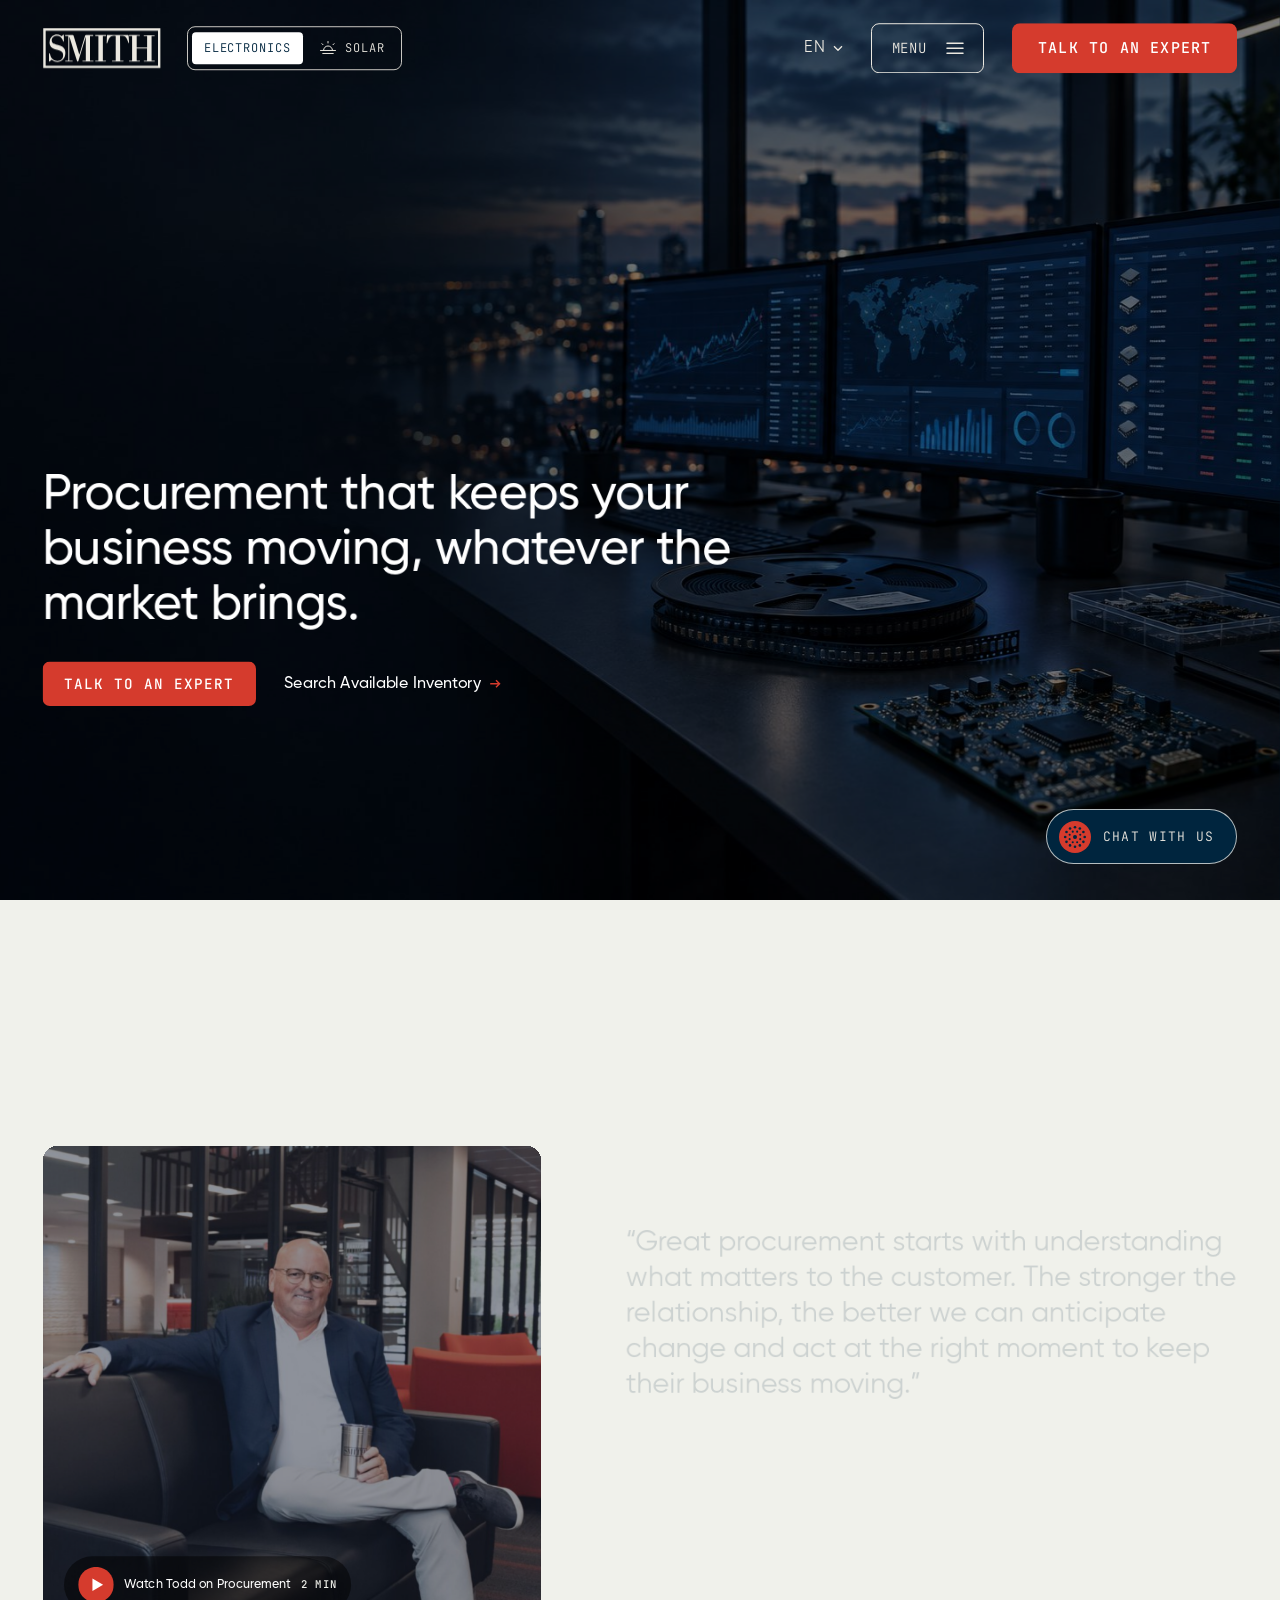
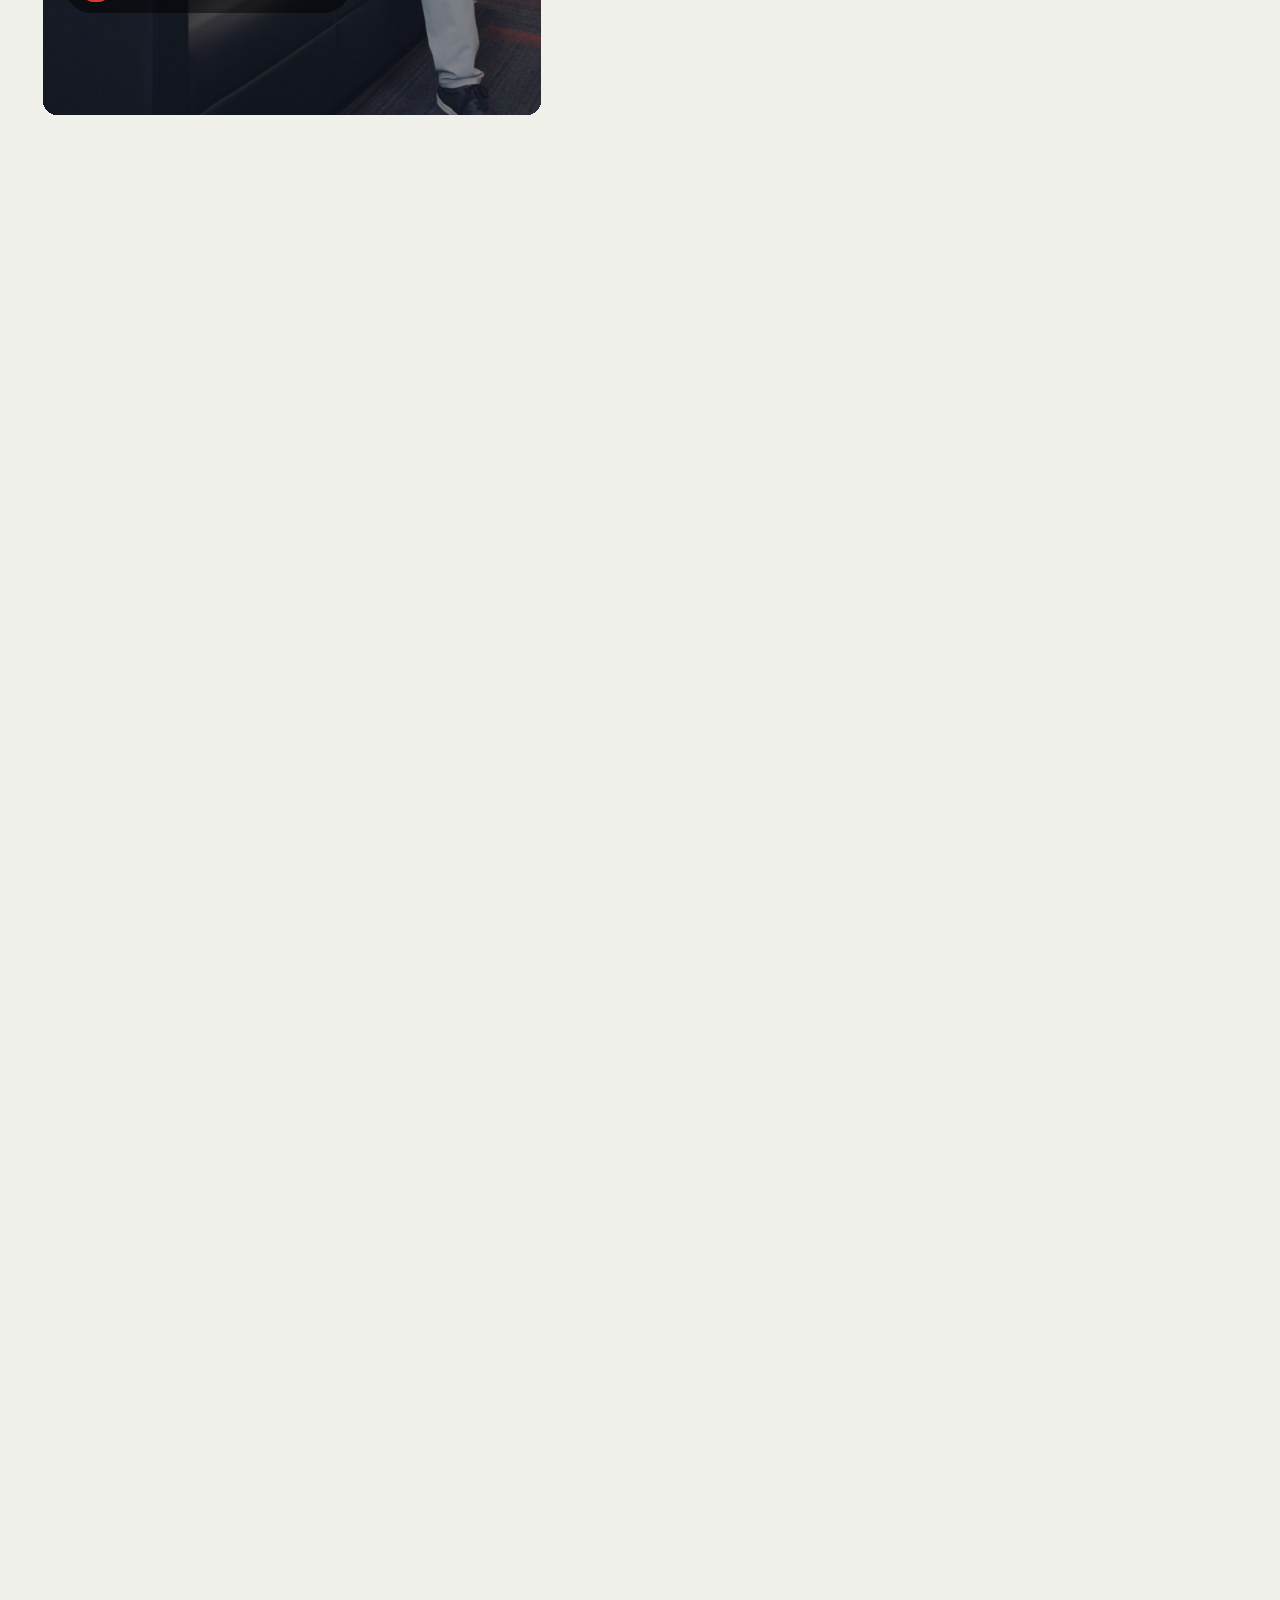
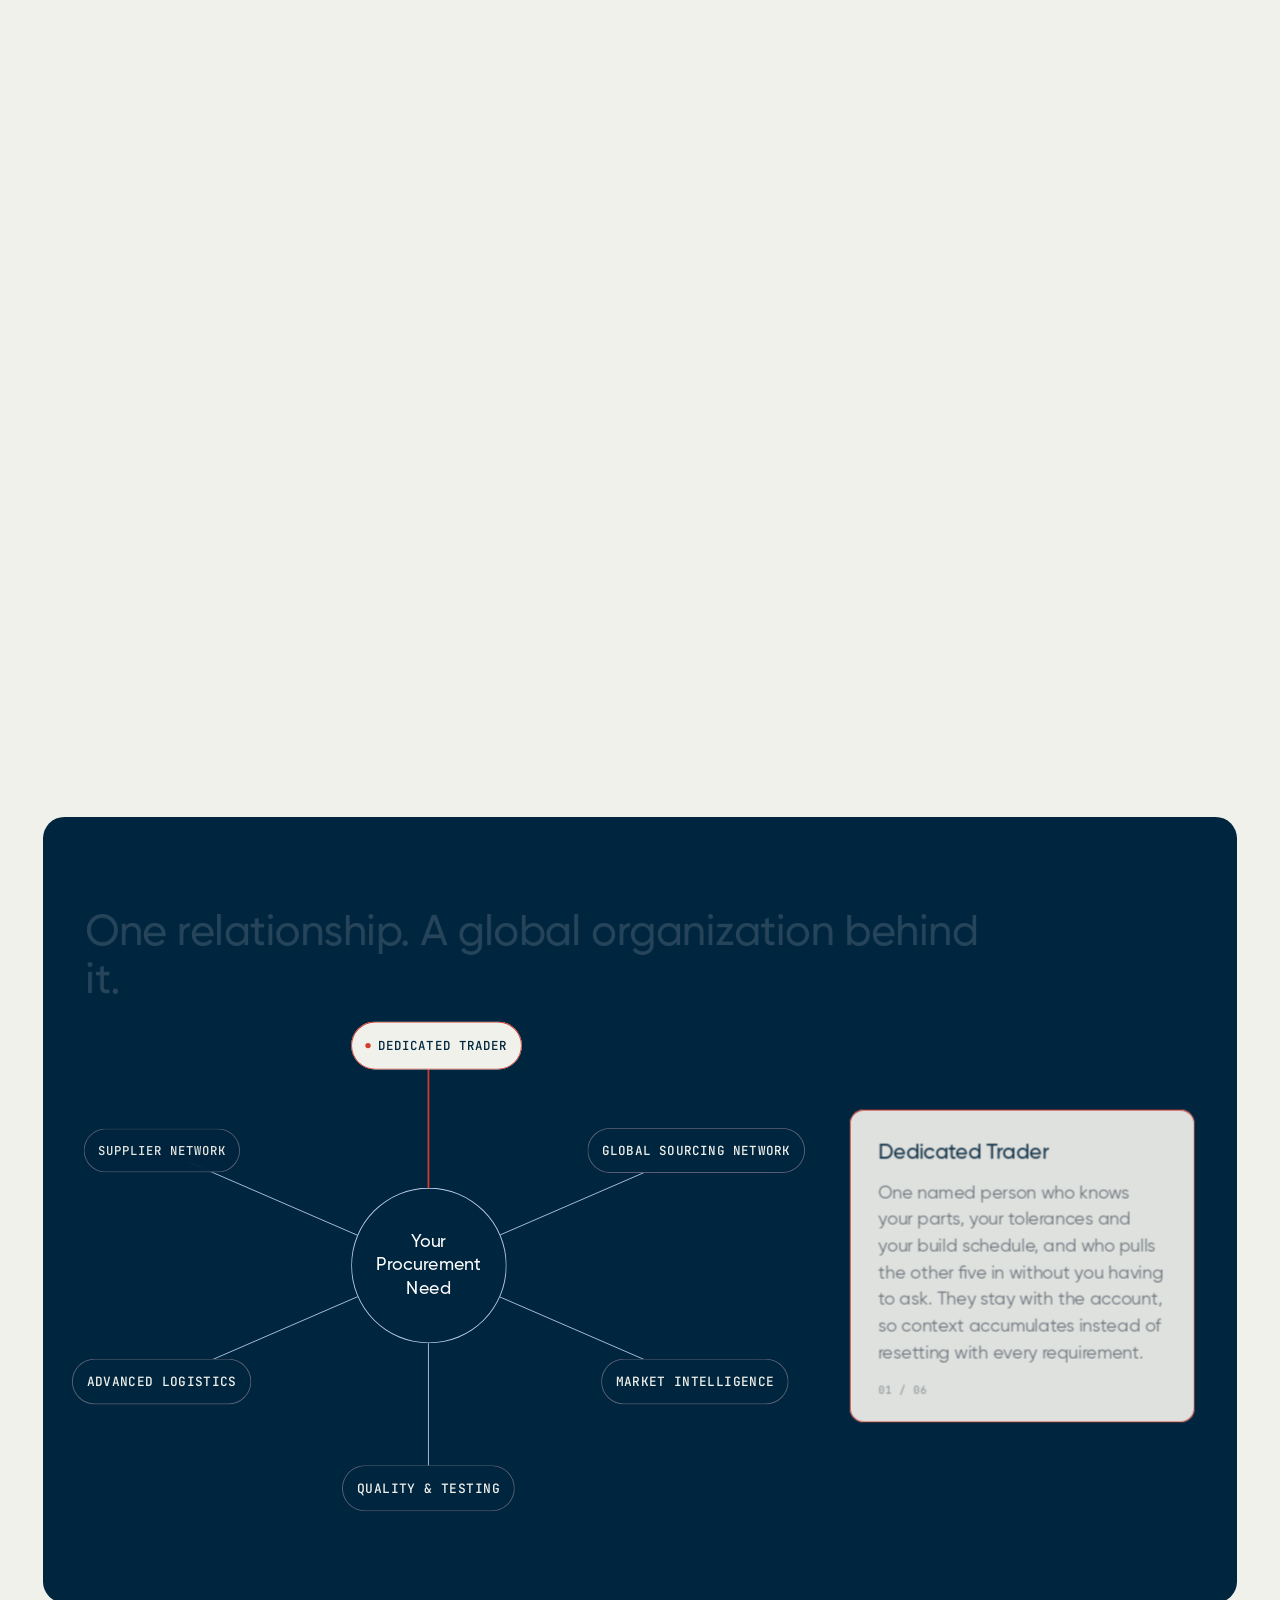
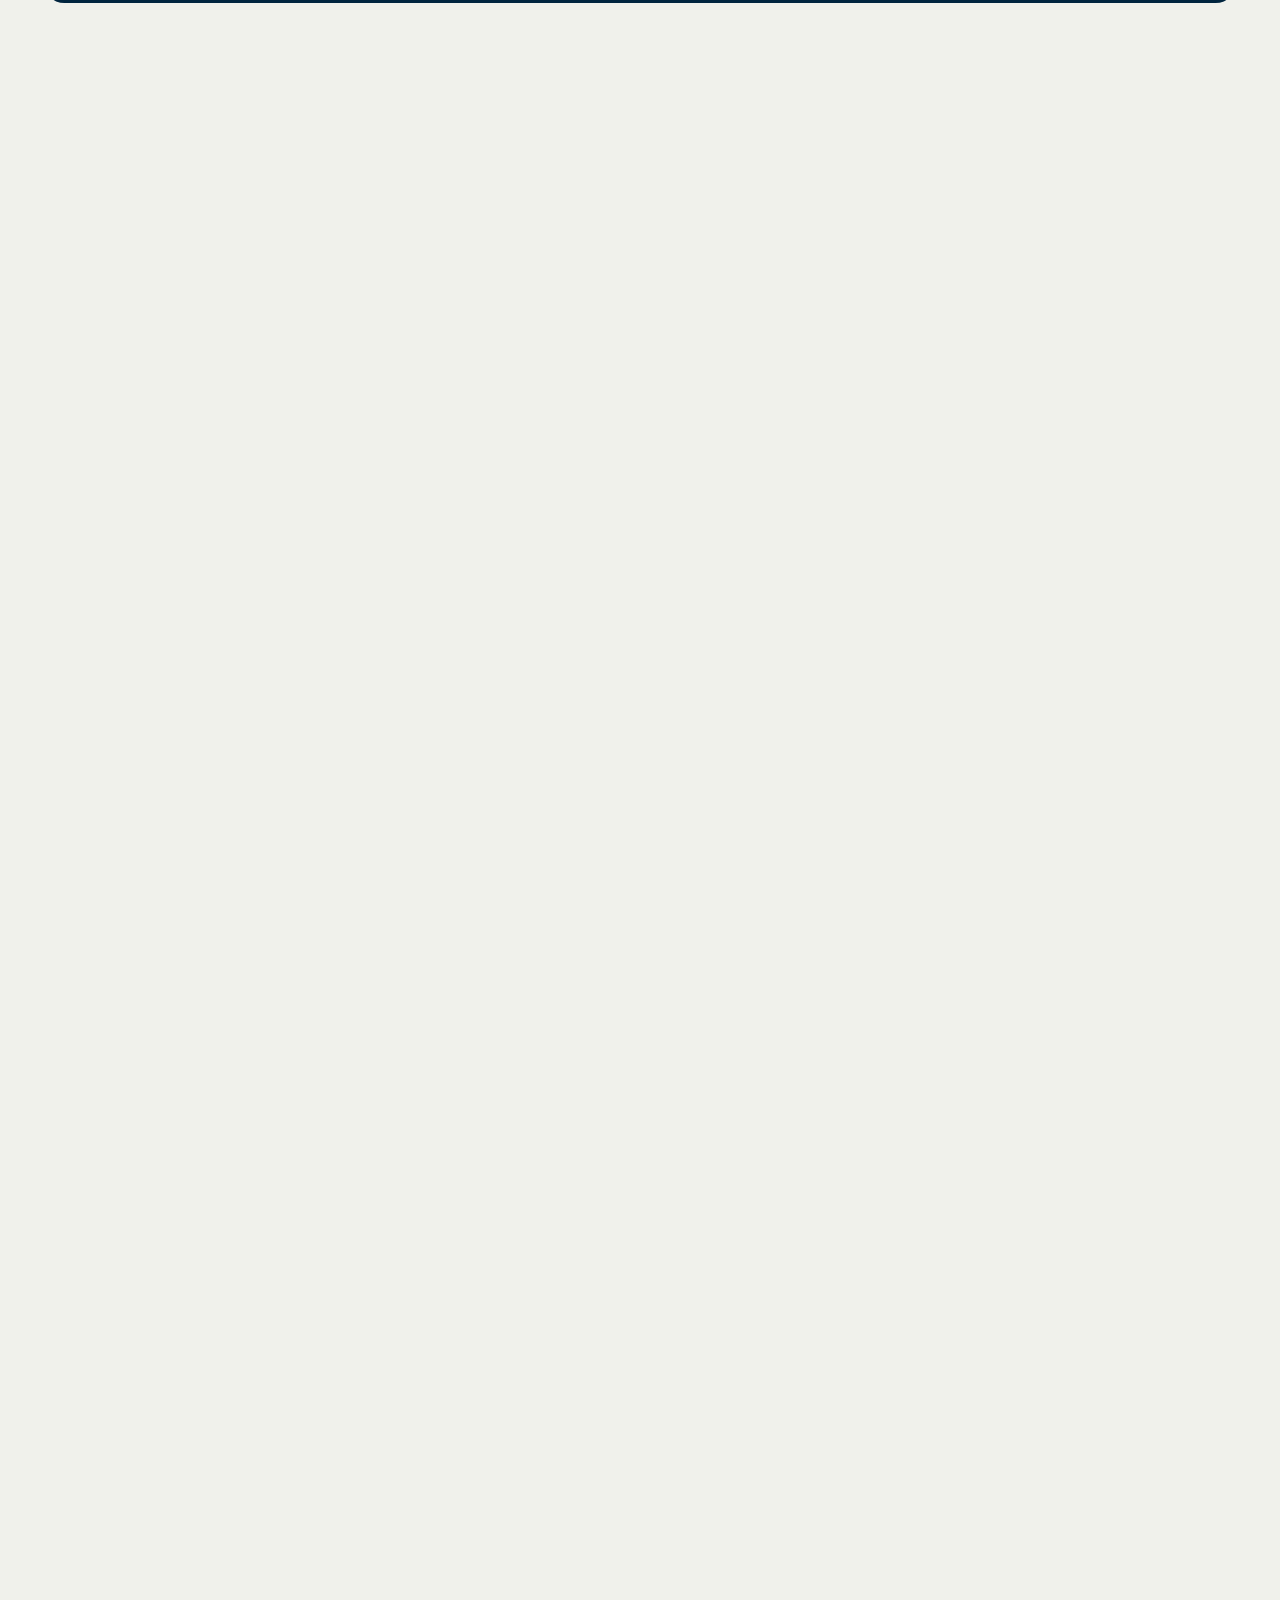
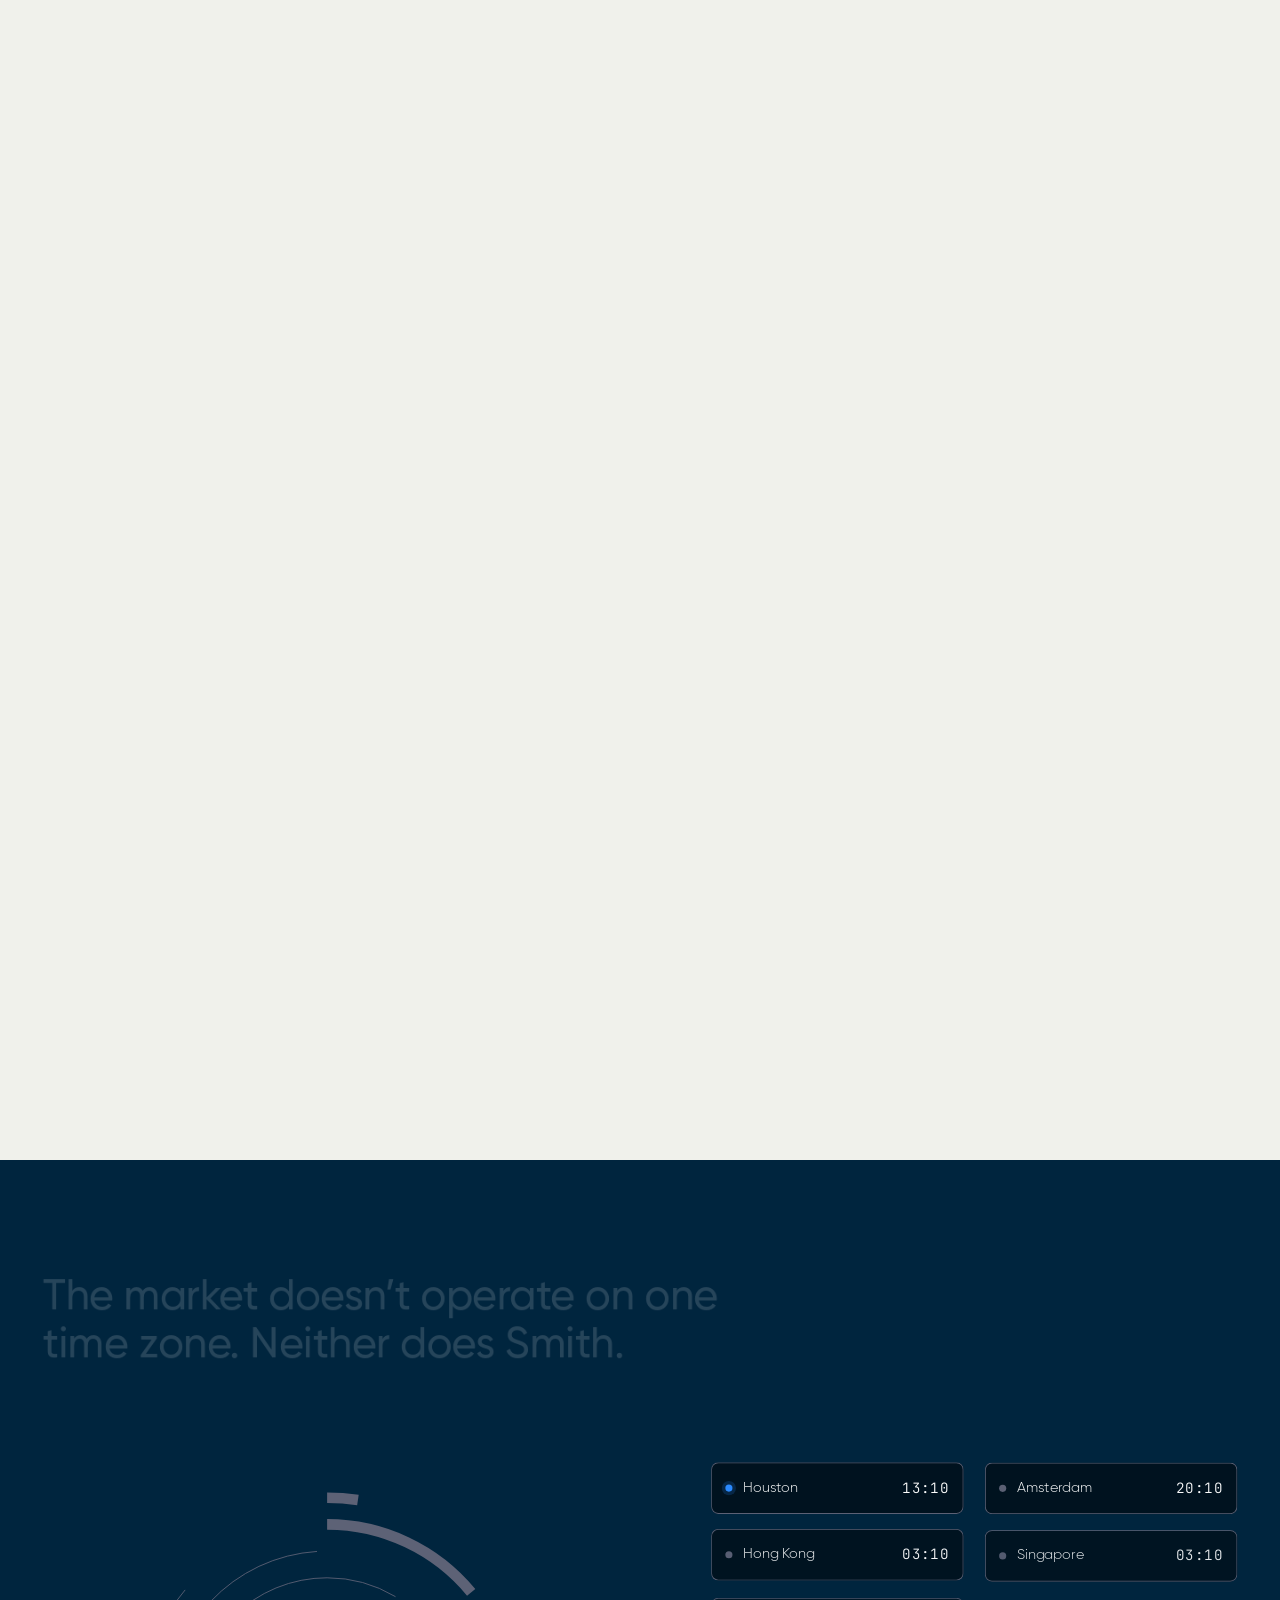
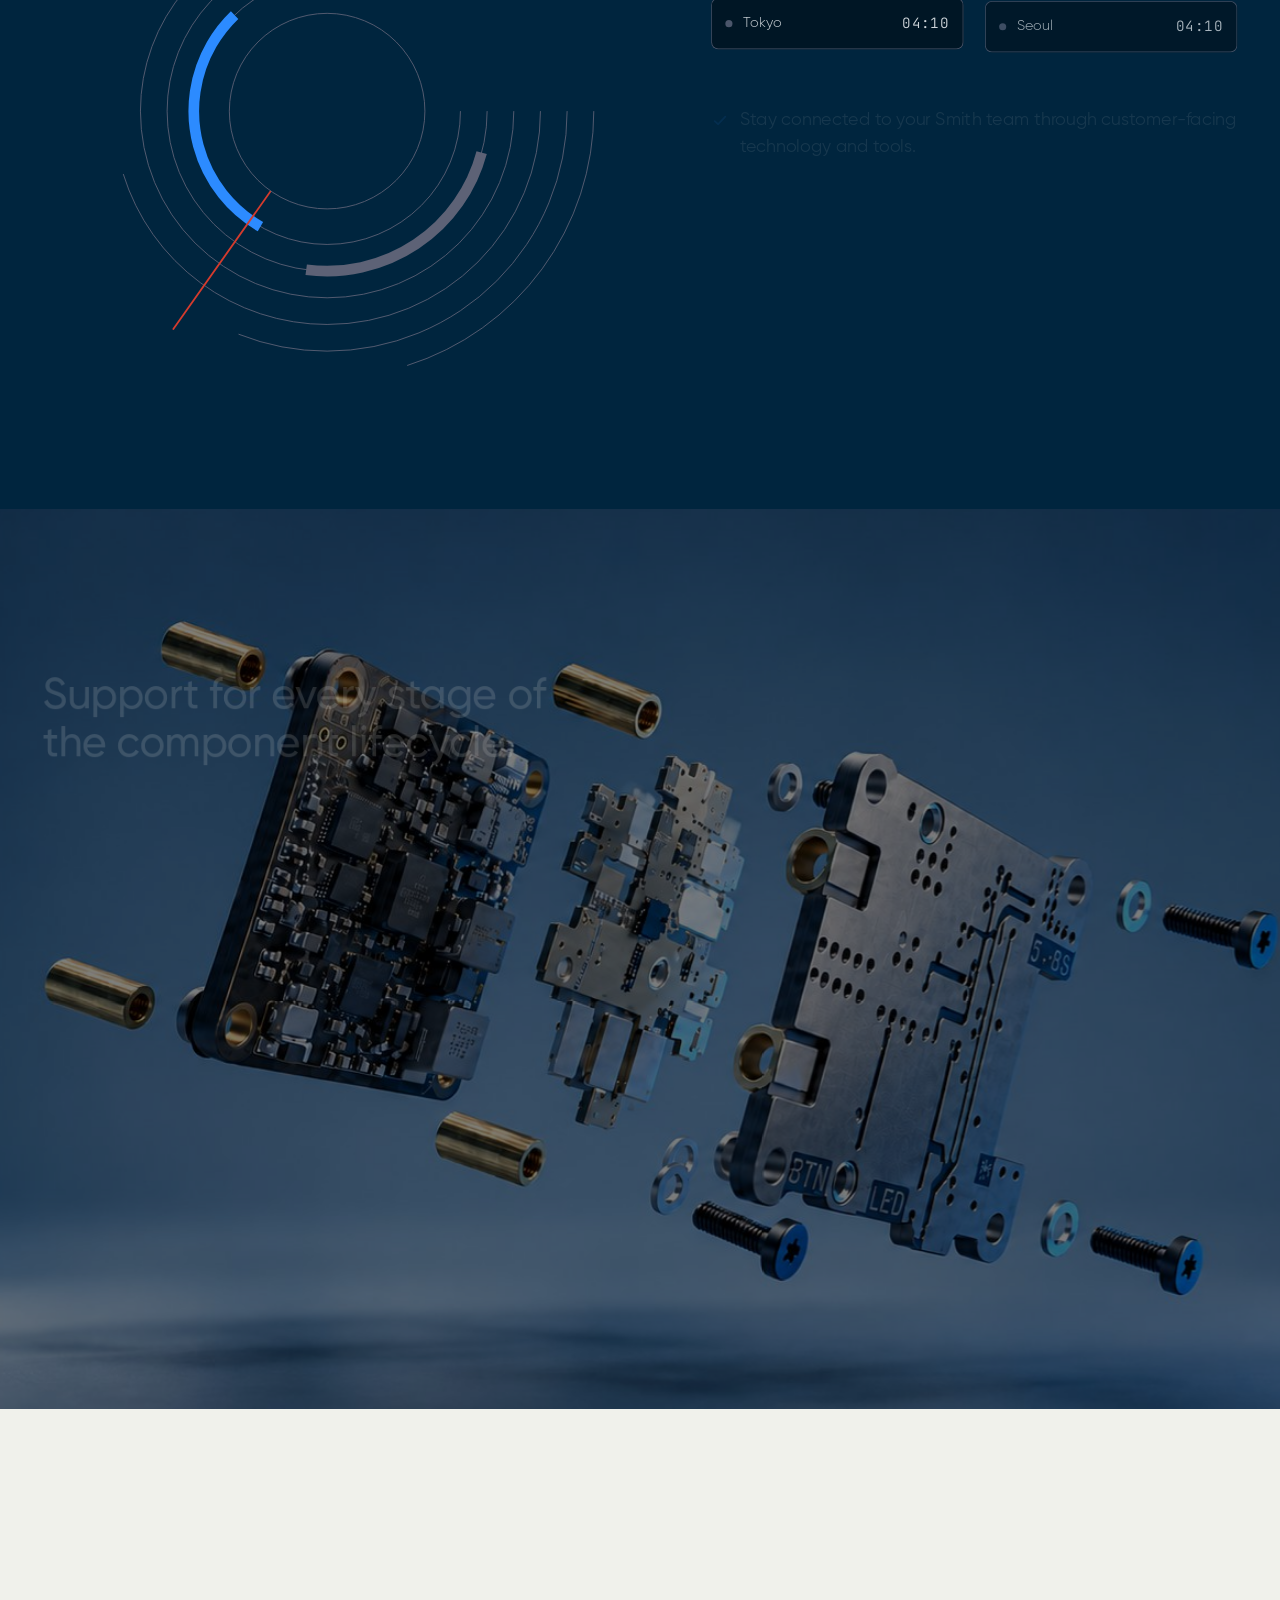
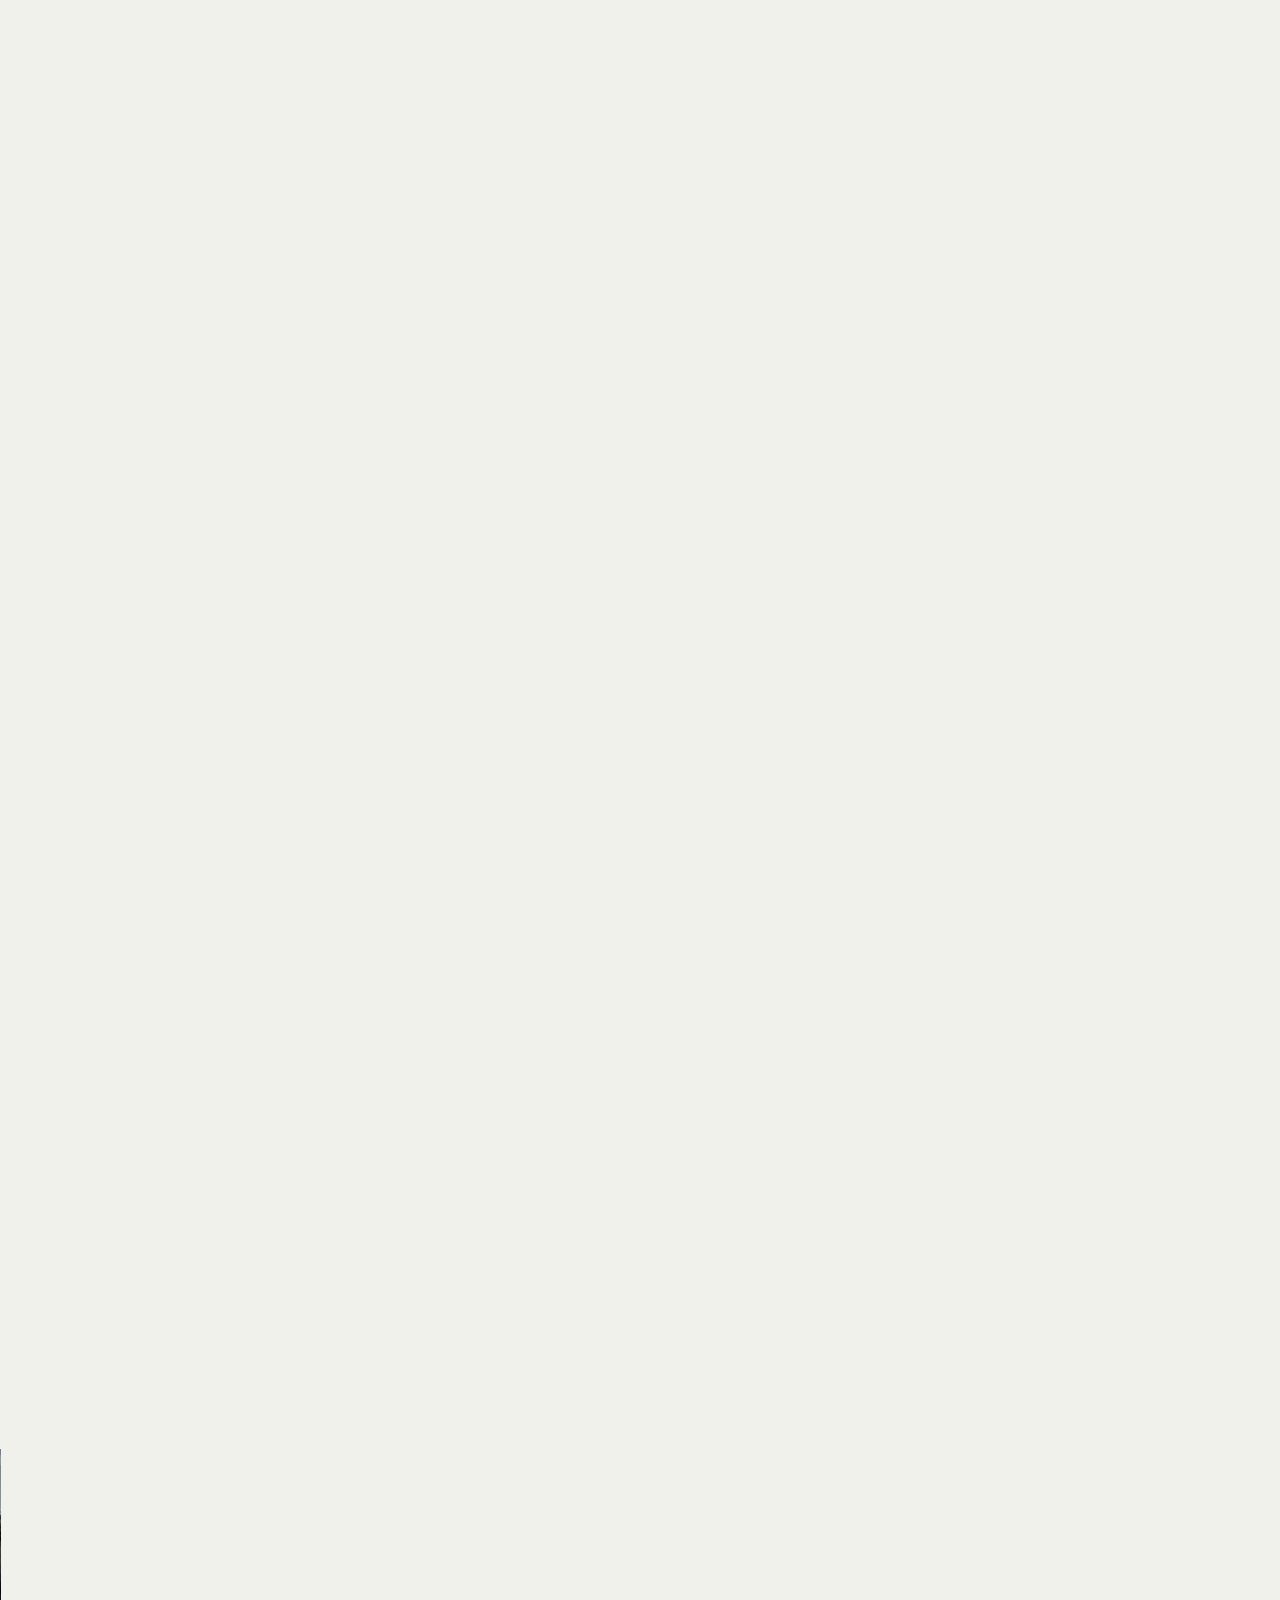
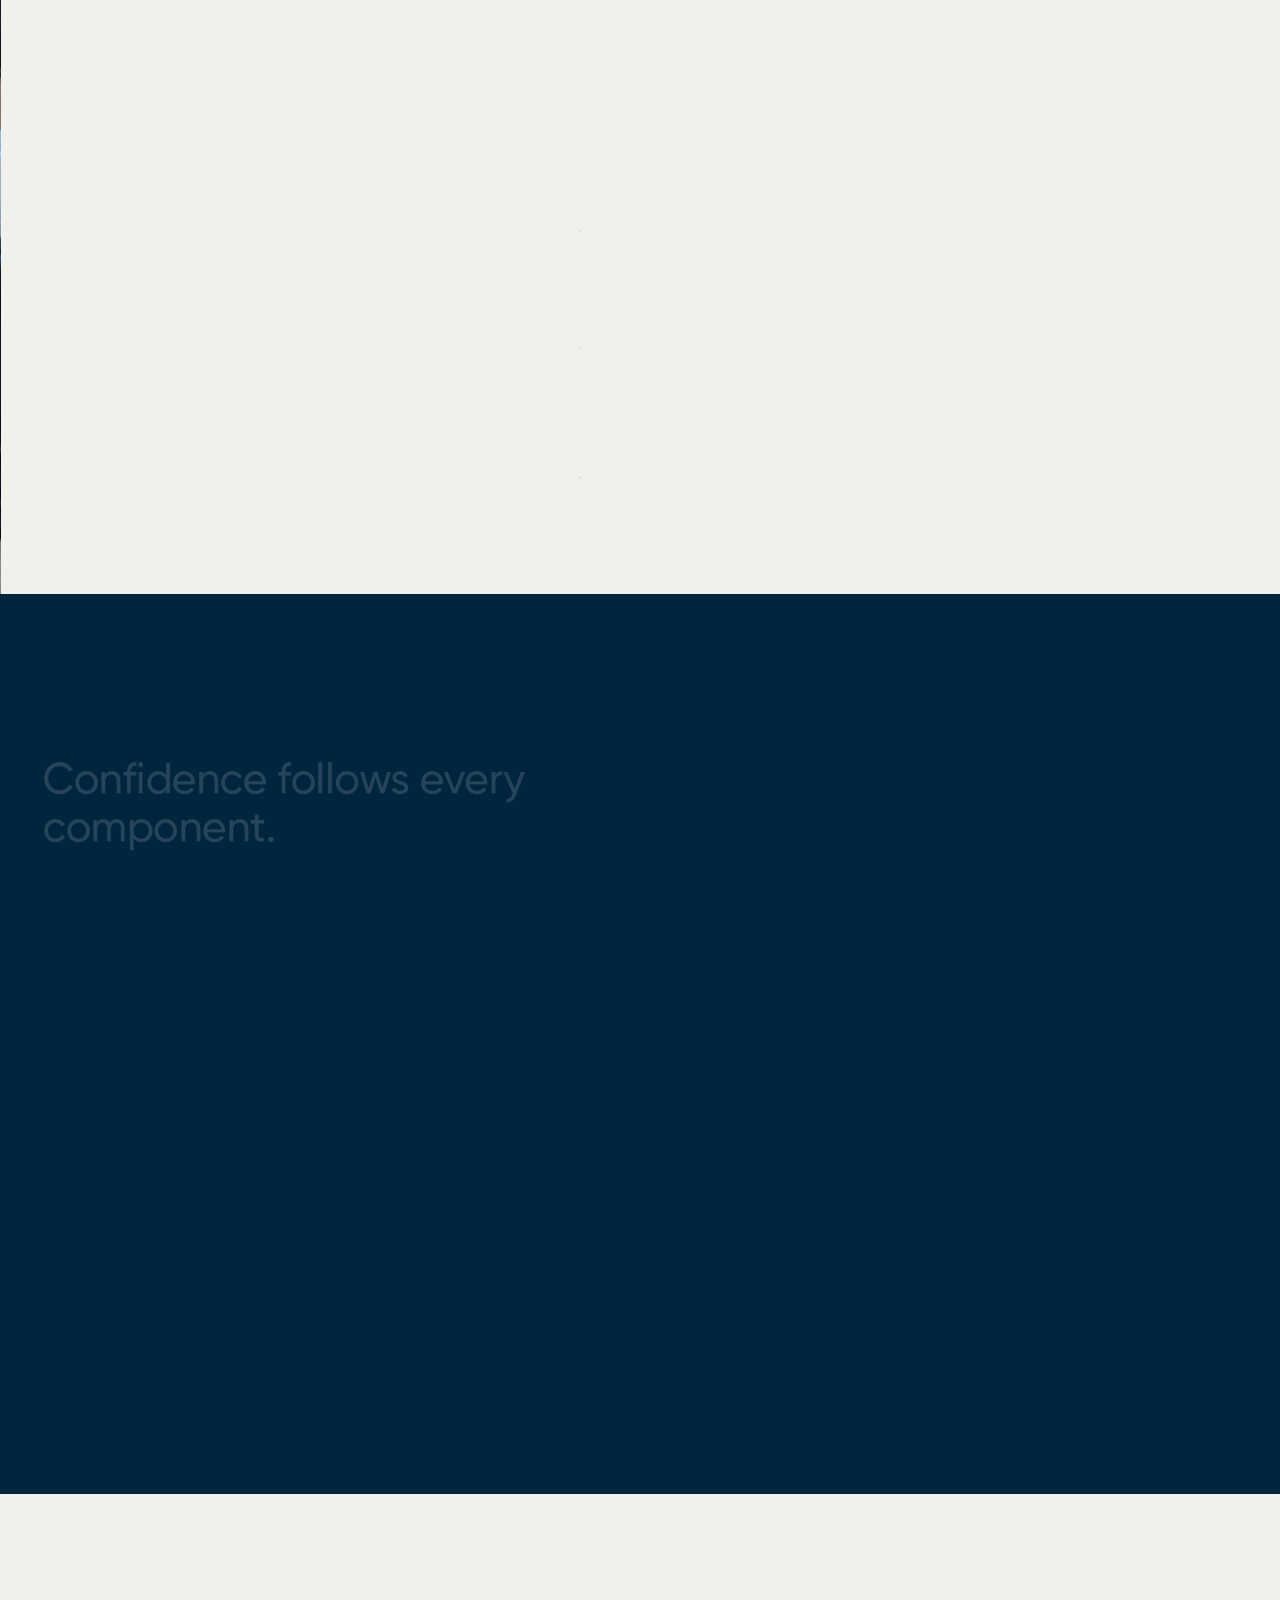
<file: services/procurement/index.html>
<!doctype html>
<html lang="en">
<head>
  <meta charset="utf-8" />
  <script>document.documentElement.classList.add("js")</script>
  <meta name="robots" content="noindex, nofollow" />
  <meta name="viewport" content="width=device-width, initial-scale=1" />
  <title>Procurement Services — Smith</title>

  <link rel="preconnect" href="https://fonts.googleapis.com" />
  <link rel="preconnect" href="https://fonts.gstatic.com" crossorigin />
  <link href="https://fonts.googleapis.com/css2?family=JetBrains+Mono:wght@400;500&display=swap" rel="stylesheet" />
  <link rel="preload" href="../../assets/fonts/Gilroy-Regular.woff2" as="font" type="font/woff2" crossorigin />
  <link rel="preload" href="../../assets/fonts/Gilroy-Medium.woff2" as="font" type="font/woff2" crossorigin />

  <link rel="stylesheet" href="../../vendor/lenis.css" />
  <link rel="stylesheet" href="../../css/style.css?v=53" />
  <link rel="stylesheet" href="../../css/services.css?v=9" />
</head>
<body class="page-svc">

  <!-- shared icon sprite -->
  <svg width="0" height="0" style="position:absolute" aria-hidden="true">
    <symbol id="i-arrow" viewBox="0 0 16 16"><path d="M2.5 8h10.5M9 4l4 4-4 4" fill="none" stroke="currentColor" stroke-width="1.6"/></symbol>
    <symbol id="i-mark" viewBox="0 0 24 24" fill="currentColor"><circle cx="12" cy="2.2" r="1.3"/><circle cx="16.85" cy="3.5" r="1.3"/><circle cx="20.4" cy="7.05" r="1.3"/><circle cx="21.7" cy="12" r="1.3"/><circle cx="20.4" cy="16.85" r="1.3"/><circle cx="16.85" cy="20.4" r="1.3"/><circle cx="12" cy="21.7" r="1.3"/><circle cx="7.05" cy="20.4" r="1.3"/><circle cx="3.5" cy="16.85" r="1.3"/><circle cx="2.2" cy="12" r="1.3"/><circle cx="3.5" cy="7.05" r="1.3"/><circle cx="7.05" cy="3.5" r="1.3"/><circle cx="14.15" cy="6.65" r="1.05"/><circle cx="17.25" cy="9.75" r="1.05"/><circle cx="17.25" cy="14.15" r="1.05"/><circle cx="14.15" cy="17.25" r="1.05"/><circle cx="9.75" cy="17.25" r="1.05"/><circle cx="6.65" cy="14.15" r="1.05"/><circle cx="6.65" cy="9.75" r="1.05"/><circle cx="9.75" cy="6.65" r="1.05"/><circle cx="12" cy="12" r="2"/></symbol>
    <symbol id="i-chart" viewBox="0 0 24 24"><path d="M21 21H6.2c-1.1 0-1.7 0-2.1-.2a2 2 0 0 1-.9-.9C3 19.5 3 18.9 3 17.8V3m18 4-5.4 5.4c-.2.2-.3.3-.4.3h-.4c-.1 0-.2-.1-.4-.3l-1.9-1.9c-.2-.2-.3-.3-.4-.3h-.4c-.1 0-.2.1-.4.3L7 15m14-8h-4m4 0v4" fill="none" stroke="currentColor" stroke-width="2" stroke-linecap="round" stroke-linejoin="round"/></symbol>
  </svg>

  <!-- =====================================================
       HEADER — fixed nav (Nav Bar AA) + live market ticker
       ===================================================== -->
  <header class="header">
    <div class="nav">
      <div class="nav__brand">
        <a href="../../" class="logo" aria-label="Smith home"><img src="../../assets/img/logo.svg" alt="Smith" width="120" height="41" /></a>
        <nav class="switch" aria-label="Business unit">
          <a class="switch__btn is-active" href="../../" aria-current="page">Electronics</a>
          <a class="switch__btn" href="https://isadoraagency.github.io/smith-solar/" data-site-switch>
            <!-- sun icon, from the Smith Solar nav toggle -->
            <svg class="switch__icon" width="18" height="18" viewBox="0 0 18 18" fill="none" aria-hidden="true"><path d="M9 2.25V3.75M3.98559 5.48559L2.92493 4.42493M14.0143 5.48559L15.075 4.42493M4.5 11.25C4.5 8.76472 6.51472 6.75 9 6.75C11.4853 6.75 13.5 8.76472 13.5 11.25M4.5 11.25H13.5M4.5 11.25H1.5M13.5 11.25H16.5M14.25 14.25H3.75" stroke="currentColor" stroke-linecap="round" stroke-linejoin="round"/></svg>
            Solar
          </a>
        </nav>
      </div>

      <div class="nav__right">
        <button type="button" class="nav__lang">EN <svg width="10" height="6" viewBox="0 0 10 6" fill="none" stroke="currentColor" stroke-width="1.3" aria-hidden="true"><path d="m1 1 4 4 4-4"/></svg></button>
        <button type="button" class="menu-btn" id="menuBtn" aria-expanded="false" aria-controls="siteMenu"><span class="menu-btn__label">Menu</span><svg class="menu-btn__open" width="24" height="24" viewBox="0 0 24 24" fill="none" stroke="currentColor" stroke-width="1.5" stroke-linecap="round" aria-hidden="true"><path d="M4 7h16M4 12h16M4 17h16"/></svg><svg class="menu-btn__close" width="24" height="24" viewBox="0 0 24 24" fill="none" stroke="currentColor" stroke-width="1.6" stroke-linecap="round" aria-hidden="true"><path d="M6 6l12 12M18 6 6 18"/></svg></button>
        <a href="#contact" class="cta">Talk to an Expert</a>
      </div>
    </div>

    <!-- full-screen menu (sm-nav-desktop v2, state=open) — js/nav-menu.js -->
    <div class="site-menu" id="siteMenu" role="dialog" aria-modal="true" aria-label="Menu" hidden data-lenis-prevent>
      <div class="site-menu__inner">
        <ul class="site-menu__primary" aria-label="Menu">
            <li><button type="button" class="site-menu__item is-current" data-panel="services" aria-controls="panel-services">Services<svg class="site-menu__arrow" viewBox="0 0 20 20" aria-hidden="true"><path d="M4 10h12M11 5l5 5-5 5"/></svg></button></li>
            <li><a href="#" class="site-menu__item">Products<svg class="site-menu__arrow" viewBox="0 0 20 20" aria-hidden="true"><path d="M4 10h12M11 5l5 5-5 5"/></svg></a></li>
            <li><button type="button" class="site-menu__item" data-panel="industries" aria-controls="panel-industries">Industries<svg class="site-menu__arrow" viewBox="0 0 20 20" aria-hidden="true"><path d="M4 10h12M11 5l5 5-5 5"/></svg></button></li>
            <li><a href="#" class="site-menu__item">Quality<svg class="site-menu__arrow" viewBox="0 0 20 20" aria-hidden="true"><path d="M4 10h12M11 5l5 5-5 5"/></svg></a></li>
            <li><a href="#" class="site-menu__item">Market Intelligence<svg class="site-menu__arrow" viewBox="0 0 20 20" aria-hidden="true"><path d="M4 10h12M11 5l5 5-5 5"/></svg></a></li>
            <li><button type="button" class="site-menu__item" data-panel="company" aria-controls="panel-company">Company<svg class="site-menu__arrow" viewBox="0 0 20 20" aria-hidden="true"><path d="M4 10h12M11 5l5 5-5 5"/></svg></button></li>
            <li class="site-menu__login-row"><a href="#" class="site-menu__login"><svg class="site-menu__user" viewBox="0 0 24 24" fill="none" stroke="currentColor" stroke-width="1.3" aria-hidden="true"><circle cx="12" cy="8" r="4.2"/><path d="M4 21c.8-4.2 4-6.5 8-6.5s7.2 2.3 8 6.5"/></svg><span>Log in</span></a></li>
        </ul>
        <div class="site-menu__panels">
          <div class="site-menu__panel" id="panel-services" data-panel="services" hidden>
            <p class="site-menu__title">Services</p>
            <ul><li><a href="../../services/procurement-v3/" aria-current="page">Procurement<svg class="site-menu__arrow" viewBox="0 0 20 20" aria-hidden="true"><path d="M4 10h12M11 5l5 5-5 5"/></svg></a></li><li><a href="#">Supply Chain<svg class="site-menu__arrow" viewBox="0 0 20 20" aria-hidden="true"><path d="M4 10h12M11 5l5 5-5 5"/></svg></a></li><li><a href="#">Operational Capabilities<svg class="site-menu__arrow" viewBox="0 0 20 20" aria-hidden="true"><path d="M4 10h12M11 5l5 5-5 5"/></svg></a></li></ul>
          </div>
          <div class="site-menu__panel site-menu__panel--cols" id="panel-industries" data-panel="industries" hidden>
            <p class="site-menu__title">Industries</p>
            <ul><li><a href="../../industries/aerospace-defense/">Aerospace &amp; Defense<svg class="site-menu__arrow" viewBox="0 0 20 20" aria-hidden="true"><path d="M4 10h12M11 5l5 5-5 5"/></svg></a></li><li><a href="#">Automation<svg class="site-menu__arrow" viewBox="0 0 20 20" aria-hidden="true"><path d="M4 10h12M11 5l5 5-5 5"/></svg></a></li><li><a href="#">Automotive<svg class="site-menu__arrow" viewBox="0 0 20 20" aria-hidden="true"><path d="M4 10h12M11 5l5 5-5 5"/></svg></a></li><li><a href="#">Computing<svg class="site-menu__arrow" viewBox="0 0 20 20" aria-hidden="true"><path d="M4 10h12M11 5l5 5-5 5"/></svg></a></li><li><a href="#">Consumer Electronics<svg class="site-menu__arrow" viewBox="0 0 20 20" aria-hidden="true"><path d="M4 10h12M11 5l5 5-5 5"/></svg></a></li><li><a href="#">Data Centers<svg class="site-menu__arrow" viewBox="0 0 20 20" aria-hidden="true"><path d="M4 10h12M11 5l5 5-5 5"/></svg></a></li><li><a href="#">E-Commerce<svg class="site-menu__arrow" viewBox="0 0 20 20" aria-hidden="true"><path d="M4 10h12M11 5l5 5-5 5"/></svg></a></li><li><a href="#">Education<svg class="site-menu__arrow" viewBox="0 0 20 20" aria-hidden="true"><path d="M4 10h12M11 5l5 5-5 5"/></svg></a></li><li><a href="#">Gaming<svg class="site-menu__arrow" viewBox="0 0 20 20" aria-hidden="true"><path d="M4 10h12M11 5l5 5-5 5"/></svg></a></li><li><a href="#">IoT<svg class="site-menu__arrow" viewBox="0 0 20 20" aria-hidden="true"><path d="M4 10h12M11 5l5 5-5 5"/></svg></a></li><li><a href="#">Medical<svg class="site-menu__arrow" viewBox="0 0 20 20" aria-hidden="true"><path d="M4 10h12M11 5l5 5-5 5"/></svg></a></li><li><a href="#">Oil &amp; Gas<svg class="site-menu__arrow" viewBox="0 0 20 20" aria-hidden="true"><path d="M4 10h12M11 5l5 5-5 5"/></svg></a></li></ul>
          </div>
          <div class="site-menu__panel site-menu__panel--groups" id="panel-company" data-panel="company" hidden>
            <p class="site-menu__title">Company</p>
            <div class="site-menu__groups">
              <div class="site-menu__group"><p class="site-menu__group-title">About Us</p><ul><li><a href="../../company/about/">Smith Advantage<svg class="site-menu__arrow" viewBox="0 0 20 20" aria-hidden="true"><path d="M4 10h12M11 5l5 5-5 5"/></svg></a></li><li><a href="#">Leadership<svg class="site-menu__arrow" viewBox="0 0 20 20" aria-hidden="true"><path d="M4 10h12M11 5l5 5-5 5"/></svg></a></li><li><a href="#">Locations<svg class="site-menu__arrow" viewBox="0 0 20 20" aria-hidden="true"><path d="M4 10h12M11 5l5 5-5 5"/></svg></a></li><li><a href="#">Careers<svg class="site-menu__arrow" viewBox="0 0 20 20" aria-hidden="true"><path d="M4 10h12M11 5l5 5-5 5"/></svg></a></li><li><a href="#">Newsroom<svg class="site-menu__arrow" viewBox="0 0 20 20" aria-hidden="true"><path d="M4 10h12M11 5l5 5-5 5"/></svg></a></li></ul></div>
              <div class="site-menu__group"><p class="site-menu__group-title">Our Values</p><ul><li><a href="#">Corporate Social Responsibility<svg class="site-menu__arrow" viewBox="0 0 20 20" aria-hidden="true"><path d="M4 10h12M11 5l5 5-5 5"/></svg></a></li><li><a href="#">Sustainability<svg class="site-menu__arrow" viewBox="0 0 20 20" aria-hidden="true"><path d="M4 10h12M11 5l5 5-5 5"/></svg></a></li><li><a href="#">Structure &amp; Finance<svg class="site-menu__arrow" viewBox="0 0 20 20" aria-hidden="true"><path d="M4 10h12M11 5l5 5-5 5"/></svg></a></li></ul></div>
            </div>
          </div>
        </div>
      </div>
    </div>
  </header>


  <main id="main">
    <!-- 1. HERO -->
    <section class="scene svc-hero" id="top" data-nav="dark">
      <div class="hero-media dots" id="heroMedia"><img src="../../assets/img/svc/hero.jpg" alt="" /></div>
      <div class="canvas">
        <div class="svc-hero__content" id="heroCopy">
          <h1 class="svc-hero__title" id="heroTitle">Procurement that keeps your business moving, whatever the market brings.</h1>
          <div class="svc-hero__actions">
            <a href="#contact" class="btn btn--primary">Talk to an Expert</a>
            <a href="#parts" class="link link--inverse">Search Available Inventory <svg aria-hidden="true"><use href="#i-arrow"/></svg></a>
          </div>
        </div>
      </div>
    </section>

    <!-- 2. LEADER QUOTE: pinned; the portrait opens up to the full screen -->
    <section class="scene scene--paper lq" id="leader" data-nav="light">
      <div class="lq__media" id="lqMedia" data-nav="dark"><img src="../../assets/img/svc/leader.jpg" alt="Todd Snow, Chief Procurement Officer, Smith" /></div>
      <div class="canvas">
        <a href="#" class="lq__video"><img src="../../assets/img/svc/icon-play.svg" width="40" height="40" alt="" /><span>Watch Todd on Procurement</span><em>2 Min</em></a>
        <figure class="lq__content">
          <blockquote class="lq__quote" id="lqQuote">“Great procurement starts with understanding what matters to the customer. The stronger the relationship, the better we can anticipate change and act at the right moment to keep their business moving.”</blockquote>
          <figcaption><b>Todd Snow</b><span>Chief Procurement Officer, Smith</span></figcaption>
        </figure>
      </div>
    </section>

    <!-- 3. CAPABILITY HUB: pinned; the six capabilities light up in turn -->
    <section class="scene scene--paper hub" id="capabilities" data-nav="light">
      <div class="hub__bg" data-nav="dark" aria-hidden="true"></div>
      <div class="canvas">
        <div class="hub__card" data-nav="dark">
          <h2 class="hub__title" id="hubTitle">One relationship. A global organization behind it.</h2>
          <div class="hub__diagram">
            <svg class="hub__lines" viewBox="0 0 793 550" aria-hidden="true"><line class="hub__line" data-i="0" x1="386" y1="275" x2="386" y2="25"/><line class="hub__line" data-i="1" x1="386" y1="275" x2="686" y2="145"/><line class="hub__line" data-i="2" x1="386" y1="275" x2="686" y2="405"/><line class="hub__line" data-i="3" x1="386" y1="275" x2="386" y2="525"/><line class="hub__line" data-i="4" x1="386" y1="275" x2="86" y2="405"/><line class="hub__line" data-i="5" x1="386" y1="275" x2="86" y2="145"/></svg>
            <div class="hub__core"><span>Your<br />Procurement<br />Need</span></div>
            <button type="button" class="hub__node is-on" data-i="0" style="left:394.5px;top:0px;min-width:189px;height:54px" aria-pressed="true"><span><i aria-hidden="true"></i>Dedicated Trader</span></button><button type="button" class="hub__node" data-i="1" style="left:686.5px;top:120px;min-width:213px;height:50px" aria-pressed="false"><span><i aria-hidden="true"></i>Global Sourcing Network</span></button><button type="button" class="hub__node" data-i="2" style="left:686px;top:380px;min-width:180px;height:50px" aria-pressed="false"><span><i aria-hidden="true"></i>Market Intelligence</span></button><button type="button" class="hub__node" data-i="3" style="left:386px;top:500px;min-width:164px;height:50px" aria-pressed="false"><span><i aria-hidden="true"></i>Quality &amp; Testing</span></button><button type="button" class="hub__node" data-i="4" style="left:86px;top:380px;min-width:172px;height:50px" aria-pressed="false"><span><i aria-hidden="true"></i>Advanced Logistics</span></button><button type="button" class="hub__node" data-i="5" style="left:86px;top:120px;min-width:156px;height:50px" aria-pressed="false"><span><i aria-hidden="true"></i>Supplier Network</span></button>
          </div>
          <div class="hub__detail" aria-live="polite">
            <h3 class="hub__detail-title">Dedicated Trader</h3>
            <p class="hub__detail-text">One named person who knows your parts, your tolerances and your build schedule, and who pulls the other five in without you having to ask. They stay with the account, so context accumulates instead of resetting with every requirement.</p>
            <span class="hub__detail-pos">01 / 06</span>
          </div>
          <template data-cap="0"><b>Dedicated Trader</b><span>One named person who knows your parts, your tolerances and your build schedule, and who pulls the other five in without you having to ask. They stay with the account, so context accumulates instead of resetting with every requirement.</span></template><template data-cap="1"><b>Global Sourcing Network</b><span>Qualified sources across every major electronics market, so your trader can look beyond a single channel when availability tightens or a line goes on allocation.</span></template><template data-cap="2"><b>Market Intelligence</b><span>Pricing, lead-time and allocation signals from Smith’s analysts, turned into timing advice for your next buy rather than a report you have to interpret.</span></template><template data-cap="3"><b>Quality &amp; Testing</b><span>Parts are inspected and tested in Smith’s own accredited labs, against a plan written for the component and the application, not a generic checklist.</span></template><template data-cap="4"><b>Advanced Logistics</b><span>Warehousing, consolidation and scheduled delivery that match how your production line actually runs, across regions and time zones.</span></template><template data-cap="5"><b>Supplier Network</b><span>Supplier relationships built since 1984 and managed through a vendor rating and qualification system, so every source is known before it is used.</span></template>
        </div>
      </div>
    </section>

    <!-- 4. TIME ZONES: live clock -->
    <section class="frame tz" id="time-zones" data-nav="dark" style="--fh:1068">
      <div class="frame__canvas">
        <h2 class="tz__title" id="tzTitle">The market doesn’t operate on one time zone. Neither does Smith.</h2>
        <div class="tz__clock">
          <svg class="tz__dial" viewBox="0 0 640 640" aria-hidden="true">
            <circle class="tz__ring" cx="320" cy="320" r="150"/><circle class="tz__ring" cx="320" cy="320" r="180"/><circle class="tz__ring" cx="320" cy="320" r="210"/><circle class="tz__ring" cx="320" cy="320" r="240"/><circle class="tz__ring" cx="320" cy="320" r="270"/><circle class="tz__ring" cx="320" cy="320" r="300"/><circle class="tz__hours" data-i="0" cx="320" cy="320" r="150"/><circle class="tz__hours" data-i="1" cx="320" cy="320" r="180"/><circle class="tz__hours" data-i="2" cx="320" cy="320" r="210"/><circle class="tz__hours" data-i="3" cx="320" cy="320" r="240"/><circle class="tz__hours" data-i="4" cx="320" cy="320" r="270"/><circle class="tz__hours" data-i="5" cx="320" cy="320" r="300"/>
            <line class="tz__hand" id="tzHand" x1="320" y1="320" x2="320" y2="20"/>
            <circle class="tz__face" cx="320" cy="320" r="110"/>
          </svg>
          <div class="tz__readout"><b id="tzUtc">--:-- UTC</b><span id="tzDesks">— desks open</span></div>
          <span class="tz__hour" style="left:312px;top:0">00</span><span class="tz__hour" style="left:624px;top:312px">06</span>
          <span class="tz__hour" style="left:312px;top:624px">12</span><span class="tz__hour" style="left:0;top:312px">18</span>
        </div>
        <div class="tz__details">
          <ul class="tz__offices"><li class="tz-office" data-tz="America/Chicago"><i aria-hidden="true"></i><span>Houston</span><time>--:--</time></li><li class="tz-office" data-tz="Europe/Amsterdam"><i aria-hidden="true"></i><span>Amsterdam</span><time>--:--</time></li><li class="tz-office" data-tz="Asia/Hong_Kong"><i aria-hidden="true"></i><span>Hong Kong</span><time>--:--</time></li><li class="tz-office" data-tz="Asia/Singapore"><i aria-hidden="true"></i><span>Singapore</span><time>--:--</time></li><li class="tz-office" data-tz="Asia/Tokyo"><i aria-hidden="true"></i><span>Tokyo</span><time>--:--</time></li><li class="tz-office" data-tz="Asia/Seoul"><i aria-hidden="true"></i><span>Seoul</span><time>--:--</time></li></ul>
          <ul class="tz__statements"><li><svg class="tz__check" viewBox="0 0 20 20" aria-hidden="true"><path d="M4 10.5 8 14l8-8.5"/></svg><p>Stay connected to your Smith team through customer-facing technology and tools.</p></li><li><svg class="tz__check" viewBox="0 0 20 20" aria-hidden="true"><path d="M4 10.5 8 14l8-8.5"/></svg><p>Source through a sophisticated vendor rating and qualification system.</p></li><li><svg class="tz__check" viewBox="0 0 20 20" aria-hidden="true"><path d="M4 10.5 8 14l8-8.5"/></svg><p>Navigate unique buyer requirements and evolving government regulations.</p></li><li><svg class="tz__check" viewBox="0 0 20 20" aria-hidden="true"><path d="M4 10.5 8 14l8-8.5"/></svg><p>Draw on expertise across Procurement, Quality, Operations, IT, Accounting, Data Science and other Smith teams.</p></li></ul>
        </div>
      </div>
    </section>

    <!-- 5. LIFECYCLE: pinned; the stages open one at a time -->
    <section class="scene lc" id="lifecycle" data-nav="dark">
      <div class="lc__media dots"><img src="../../assets/img/svc/lifecycle.jpg" alt="" /></div>
      <div class="canvas">
        <h2 class="lc__title" id="lcTitle">Support for every stage of the component lifecycle.</h2>
        <div class="lc__panel" data-nav="light"><div class="acc__item is-open" data-i="0"><button type="button" class="acc__head" aria-expanded="true"><span>Reduce Costs</span><i class="acc__icon" aria-hidden="true"></i></button><div class="acc__body"><p>Identify opportunities to reduce component acquisition costs and improve purchase price variance without compromising quality. Smith’s global market visibility helps procurement teams evaluate sourcing opportunities as pricing and availability change.</p></div></div><div class="acc__item" data-i="1"><button type="button" class="acc__head" aria-expanded="false"><span>Manage Product Lifecycles</span><i class="acc__icon" aria-hidden="true"></i></button><div class="acc__body"><p>Plan sourcing from introduction through end of life with greater visibility into component availability and market conditions. Smith helps teams anticipate lifecycle changes, manage inventory strategically, and protect long-term production.</p></div></div><div class="acc__item" data-i="2"><button type="button" class="acc__head" aria-expanded="false"><span>Navigate Obsolescence</span><i class="acc__icon" aria-hidden="true"></i></button><div class="acc__body"><p>Prepare for discontinued and End-of-Life components before they disrupt production. Smith supports Last-Time Buys and open-market sourcing strategies when traditional channels can no longer supply the required component.</p></div></div><div class="acc__item" data-i="3"><button type="button" class="acc__head" aria-expanded="false"><span>Respond to Shortages</span><i class="acc__icon" aria-hidden="true"></i></button><div class="acc__body"><p>Access Smith’s global sourcing network when components become constrained or traditional supply channels cannot meet demand. Rapid response is supported by Smith’s quality processes to help protect production without introducing unnecessary sourcing risk.</p></div></div><div class="acc__item" data-i="4"><button type="button" class="acc__head" aria-expanded="false"><span>Consolidate Suppliers</span><i class="acc__icon" aria-hidden="true"></i></button><div class="acc__body"><p>Bring fragmented supplier relationships through one trusted global partner. Smith helps reduce administrative complexity while providing broader access to components, suppliers, markets, and sourcing expertise.</p></div></div></div>
      </div>
    </section>

    <!-- 6. BUSINESS: image + metrics panel -->
    <section class="frame biz" id="business" data-nav="light" style="--fh:838">
      <div class="frame__canvas">
        <div class="biz__media" data-nav="dark"><img src="../../assets/img/svc/business.jpg" alt="A Smith trader at a desk with market data on two screens" /></div>
        <div class="biz__panel">
          <h2 class="biz__title" id="bizTitle">Procurement built around your business.</h2>
          <div class="biz__metrics"><div class="metric"><b class="metric__value">#1</b><div class="metric__text"><h3>Independent Global Distributor</h3><p>Ranked by Supply Chain Connect 22 times since 2000.</p></div></div><div class="metric"><b class="metric__value" data-count='40'>40+</b><div class="metric__text"><h3>Years of Sourcing Expertise</h3><p>Electronic component sourcing since 1984.</p></div></div><div class="metric"><b class="metric__value" data-count='2024'>2024</b><div class="metric__text"><h3>Pros to Know</h3><p>Lifetime Achievement recognition for COO Art Figueroa.</p></div></div></div>
        </div>
      </div>
    </section>

    <!-- 7. CONFIDENCE: pinned; one step open at a time -->
    <section class="scene conf" id="quality" data-nav="dark">
      <div class="canvas">
        <div class="conf__intro">
          <h2 class="conf__title" id="confTitle">Confidence follows every component.</h2>
          <p>Every part Smith sources is inspected and tested in our labs, following a specific plan for the component and application.</p>
        </div>
        <div class="conf__panel" data-nav="light">
          <ol class="conf__steps"><span class="cstep__line" data-i="0" style="left:141px"><span></span></span><span class="cstep__line" data-i="1" style="left:391px"><span></span></span><span class="cstep__line" data-i="2" style="left:641px"><span></span></span><span class="cstep__line" data-i="3" style="left:891px"><span></span></span><li class="cstep is-on" data-i="0"><i aria-hidden="true"></i><span>Source</span></li><li class="cstep" data-i="1"><i aria-hidden="true"></i><span>Inspect</span></li><li class="cstep" data-i="2"><i aria-hidden="true"></i><span>Test</span></li><li class="cstep" data-i="3"><i aria-hidden="true"></i><span>Verify</span></li><li class="cstep" data-i="4"><i aria-hidden="true"></i><span>Deliver</span></li></ol>
          <div class="conf__detail" aria-live="polite">
            <b class="conf__num">01</b>
            <div class="conf__copy">
              <div class="conf__text">
                <h3 class="conf__step-title">Source</h3>
                <p class="conf__step-text">Parts come only from suppliers qualified through Smith’s vendor rating system, so every source is known before it is used.</p>
              </div>
              <a href="#" class="btn btn--secondary btn--link"><span>Explore Smith Quality</span></a>
            </div>
          </div>
          <template data-step="0"><b>Source</b><span>Parts come only from suppliers qualified through Smith’s vendor rating system, so every source is known before it is used.</span></template><template data-step="1"><b>Inspect</b><span>Every part is inspected in Smith’s own accredited labs before it moves on: markings, packaging and condition are checked against the manufacturer’s specification.</span></template><template data-step="2"><b>Test</b><span>Testing follows a plan written for the component and the application, not a generic checklist.</span></template><template data-step="3"><b>Verify</b><span>Results are verified against the original specification and documentation before a part is released.</span></template><template data-step="4"><b>Deliver</b><span>Approved parts ship on the schedule your production line runs to, across regions and time zones.</span></template>
        </div>
      </div>
    </section>

    <!-- 8. WATCHING -->
    <section class="scene watch" id="watching" data-nav="dark">
      <div class="watch__media dots"><img src="../../assets/img/svc/watching.jpg" alt="" /></div>
      <div class="canvas">
        <h2 class="watch__title" id="watchTitle">What our procurement<br />team is watching</h2>
        <article class="mbyte" data-nav="light">
          <img class="mbyte__icon" src="../../assets/img/svc/icon-signal.svg" width="80" height="80" alt="" />
          <div class="mbyte__content">
            <div class="mbyte__meta"><span class="chip"><i></i>Global News Update</span><time datetime="2026-10-13">10.13.2026</time></div>
            <h3>Last-Time Buy windows are closing earlier than published dates suggest</h3>
            <p>Component lead times are compressing faster than official cutoffs, so teams should validate remaining inventory and place orders before the announced window closes.</p>
            <a href="#" class="link">More Market Intelligence <svg aria-hidden="true"><use href="#i-arrow"/></svg></a>
          </div>
        </article>
      </div>
    </section>

    <!-- 9. CTA -->
    <section class="frame svc-cta" id="contact" data-nav="light" style="--fh:556">
      <div class="frame__canvas">
        <div class="cta__row">
          <div class="cta__card cta__card--search" id="parts" data-nav="dark">
            <div class="cta__copy"><h2>Looking for parts available now?</h2><p>Search Smith’s inventory by manufacturer or part number. If not listed, Procurement can source beyond inventory.</p></div>
            <form class="cta-search" onsubmit="return false">
              <label class="cta-search__field"><svg class="cta-search__icon" viewBox="0 0 20 20" aria-hidden="true"><circle cx="9" cy="9" r="6"/><path d="m14 14 4 4"/></svg><input type="search" placeholder="Manufacturer or Part Number" aria-label="Manufacturer or part number" /></label>
              <button type="submit" class="btn btn--primary">Search</button>
            </form>
          </div>
          <span class="board-dots board-dots--navy cta__dots" aria-hidden="true"><i></i><i></i><i></i></span>
          <div class="cta__card cta__card--supply" data-nav="dark">
            <img class="cta__img" src="../../assets/img/svc/supply-chain.jpg" alt="" />
            <div class="cta__copy"><h2>Supply Chain Solutions</h2><p>Once the parts are secured, the question becomes how they move, where they are held, and what happens when the plan changes.</p></div>
            <div class="cta__actions"><a href="#" class="btn btn--primary">Talk to an Expert</a><a href="#" class="btn btn--secondary btn--secondary-white"><span>Supply Chain Solutions</span></a></div>
          </div>
        </div>
      </div>
    </section>

    <!-- =====================================================
         FOOTER  (sm-footer)
         ===================================================== -->
    <footer class="footer">
      <div class="footer__cta">
        <p class="footer__quote">Markets move overnight.<br />So do we.</p>

        <!-- one-line circuit, same motif as the About section -->
        <svg class="footer__circuit" viewBox="0 0 1440 80" aria-hidden="true">
          <path class="footer__circuit-line" d="M-10 60 H360 C400 60 405 20 445 20 H980 C1020 20 1025 60 1065 60 H1450" />
          <circle class="marker marker--red" cx="700" cy="20" r="12" />
          <g transform="translate(1250 60) rotate(45)"><rect class="marker marker--blue" x="-8.5" y="-8.5" width="17" height="17" /></g>
          <circle class="marker marker--white" cx="180" cy="60" r="12" />
        </svg>
      </div>

      <div class="footer__info">
        <img class="footer__logo" src="../../assets/img/logo.svg" alt="Smith" width="141" height="48" />
        <div class="footer__address">
          <h3>World Headquarters</h3>
          <p>5306 Hollister Street <span>|</span> Houston, TX 77040 <span>|</span> <a href="tel:18004687866">1.800.468.7866</a></p>
          <a href="#" class="link link--inverse">Global Locations <svg aria-hidden="true"><use href="#i-arrow"/></svg></a>
        </div>
        <div class="footer__social">
          <h3>Social Media</h3>
          <ul>
            <li><a href="#" aria-label="X"><svg viewBox="0 0 22 22" fill="currentColor" aria-hidden="true"><path d="M16.2 2.7H19L12.9 9.7l7.2 9.5h-5.6L10 13.4l-5 5.8H2.1l6.6-7.5-6.9-9h5.8l4 5.3 4.6-5.3Zm-1 14.9h1.6L6.7 4.3H5.1l10.1 13.3Z"/></svg></a></li>
            <li><a href="#" aria-label="Facebook"><svg viewBox="0 0 22 22" fill="currentColor" aria-hidden="true"><path d="M12.3 19.2v-6.9h2.4l.4-2.7h-2.8V7.8c0-.8.3-1.3 1.4-1.3h1.5V4c-.3 0-1.1-.1-2.1-.1-2.2 0-3.6 1.3-3.6 3.7v2H7.3v2.7h2.2v6.9h2.8Z"/></svg></a></li>
            <li><a href="#" aria-label="WeChat"><svg viewBox="0 0 24 24" aria-hidden="true"><path fill="currentColor" d="M9.5 4.5C5.9 4.5 3 6.9 3 9.9c0 1.7.9 3.2 2.4 4.2L4.8 16l2.3-1.2c.7.2 1.5.3 2.4.3l.5-.1a4.6 4.6 0 0 1-.2-1.3c0-3 2.8-5.3 6.3-5.3h.4c-.6-2.2-3.3-3.9-7-3.9z"/><path fill="currentColor" d="M21 13.8c0-2.4-2.4-4.3-5.3-4.3s-5.3 1.9-5.3 4.3 2.4 4.3 5.3 4.3c.6 0 1.2-.1 1.8-.3l1.9 1-.5-1.6c1.3-.8 2.1-2 2.1-3.4z"/><circle cx="7.3" cy="8.6" r=".9" fill="var(--eye)"/><circle cx="11.6" cy="8.6" r=".9" fill="var(--eye)"/><circle cx="14" cy="13" r=".75" fill="var(--eye)"/><circle cx="17.4" cy="13" r=".75" fill="var(--eye)"/></svg></a></li>
            <li><a href="#" aria-label="Instagram"><svg viewBox="0 0 24 24" fill="none" stroke="currentColor" stroke-width="1.7" aria-hidden="true"><rect x="4" y="4" width="16" height="16" rx="4.5"/><circle cx="12" cy="12" r="3.6"/><circle cx="16.9" cy="7.1" r="1" fill="currentColor" stroke="none"/></svg></a></li>
            <li><a href="#" aria-label="LinkedIn"><svg viewBox="0 0 22 22" fill="currentColor" aria-hidden="true"><path d="M6.6 8.2h-3v10.1h3V8.2Z"/><circle cx="5.1" cy="5.05" r="1.75"/><path d="M9.1 8.2h2.8v1.5c.4-.9 1.5-1.8 3.2-1.8 2.9 0 3.5 1.9 3.5 4.4v6h-3v-5.2c0-1.1 0-2.7-1.7-2.7-1.8 0-1.9 1.3-1.9 2.7v5.2H9.1V8.2Z"/></svg></a></li>
            <li><a href="#" aria-label="YouTube"><svg viewBox="0 0 22 22" fill="currentColor" aria-hidden="true"><path d="M19.7 6.5c-.1-.8-.8-1.4-1.6-1.6-1.5-.4-7.2-.4-7.2-.4s-5.6 0-7.1.4c-.8.2-1.5.8-1.7 1.6-.3 1.5-.3 4.4-.3 4.4s0 3 .3 4.4c.2.9.9 1.5 1.7 1.7 1.5.4 7.1.4 7.1.4s5.7 0 7.2-.4c.8-.2 1.5-.8 1.6-1.7.4-1.4.4-4.4.4-4.4s0-2.9-.4-4.4Z"/><path d="m9.1 13.7 4.8-2.7-4.8-2.8v5.5Z" fill="var(--eye)"/></svg></a></li>
          </ul>
        </div>
      </div>

      <div class="footer__legal">
        <ul>
          <li><a href="#">Terms of Use and Privacy &amp; Cookies Policy</a></li>
          <li><a href="#">Terms and Conditions of Sale</a></li>
          <li><a href="#">Standards &amp; Commitments</a></li>
          <li><a href="#">Fraud Prevention</a></li>
        </ul>
        <div class="footer__meta">
          <span>© 2026 N.F. Smith &amp; Associates, L.P. All rights reserved.</span>
          <span>Site by Isadora Agency</span>
        </div>
      </div>
    </footer>
  </main>

  <!-- floating chat (sm-chat) -->
  <button type="button" class="chat" id="chatBtn" aria-expanded="false" aria-controls="chatPanel">
    <span class="chat__icon" aria-hidden="true"><svg><use href="#i-mark"/></svg></span>
    Chat with Us
  </button>

  <section class="chat-panel" id="chatPanel" role="dialog" aria-label="Chat with Ana Souza" hidden>
    <header class="chat-panel__head">
      <span class="chat-panel__avatar" aria-hidden="true">AS</span>
      <div class="chat-panel__who">
        <h2>Ana Souza</h2>
        <p>Account manager São Paulo · replies in minutes</p>
      </div>
      <button type="button" class="chat-panel__close" id="chatClose" aria-label="Close chat">
        <svg viewBox="0 0 24 24" aria-hidden="true"><path d="M6 6l12 12M18 6 6 18" fill="none" stroke="currentColor" stroke-width="1.8" stroke-linecap="round"/></svg>
      </button>
    </header>
    <div class="chat-panel__thread" id="chatThread" data-lenis-prevent>
      <p class="msg msg--them">Hi, I’m Ana from Smith. Tell me which parts you need and I’ll check availability and pricing for you.</p>
      <div class="chat-panel__quick" id="chatQuick">
        <button type="button">Request a Quote</button>
        <button type="button">Check Stock</button>
        <button type="button">Talk to a Trader</button>
      </div>
    </div>
    <form class="chat-panel__composer" id="chatForm">
      <label class="sr-only" for="chatInput">Message</label>
      <input id="chatInput" type="text" placeholder="Type a part number or question" autocomplete="off" />
      <button type="submit" aria-label="Send"><svg aria-hidden="true"><use href="#i-arrow"/></svg></button>
    </form>
  </section>


  <script src="../../vendor/gsap.min.js"></script>
  <script src="../../vendor/ScrollTrigger.min.js"></script>
  <script src="../../vendor/lenis.min.js"></script>
  <script src="../../js/services.js?v=10"></script>
  <script src="../../js/nav-menu.js?v=6"></script>
</body>
</html>
</file>
<file: vendor/lenis.css>
html.lenis,
html.lenis body {
  height: auto;
}

.lenis.lenis-smooth {
  scroll-behavior: auto !important;
}

.lenis.lenis-smooth [data-lenis-prevent] {
  overscroll-behavior: contain;
}

.lenis.lenis-stopped {
  overflow: hidden;
}

.lenis.lenis-smooth iframe {
  pointer-events: none;
}
</file>
<file: css/style.css>
/* =========================================================
   SMITH — prototype styles
   Sizes are taken from the 1440px Figma frame.
   ========================================================= */

/* Gilroy (licensed files from the Smith starter kit, converted to woff2) */
@font-face { font-family: "Gilroy"; src: url("../assets/fonts/Gilroy-Light.woff2") format("woff2"); font-weight: 300; font-display: swap; }
@font-face { font-family: "Gilroy"; src: url("../assets/fonts/Gilroy-Regular.woff2") format("woff2"); font-weight: 400; font-display: swap; }
@font-face { font-family: "Gilroy"; src: url("../assets/fonts/Gilroy-Medium.woff2") format("woff2"); font-weight: 500; font-display: swap; }
@font-face { font-family: "Gilroy"; src: url("../assets/fonts/Gilroy-Semibold.woff2") format("woff2"); font-weight: 600; font-display: swap; }

:root {
  --navy: #00253e;
  --paper: #f0f1eb;
  --ink: #ebe8e0;               /* warm off-white text on dark */
  --red: #d53b2d;
  --cyan: #76e6fa;              /* line motif */
  --blue: #2c8bff;              /* diamond + card separator dots */
  --grey: #d5d5c9;
  --chrome: rgba(40, 46, 52, 0.86);   /* nav pill + ticker */

  --sans: "Gilroy", system-ui, sans-serif;
  --mono: "JetBrains Mono", ui-monospace, monospace;
  --serif: "Instrument Serif", "Times New Roman", serif;

  --gutter: clamp(16px, 3.33vw, 64px);   /* 48px @ 1440 */
}

* { box-sizing: border-box; margin: 0; padding: 0; }
html { -webkit-text-size-adjust: 100%; }
body {
  background: var(--navy);
  color: var(--ink);
  font-family: var(--sans);
  font-weight: 300;
  -webkit-font-smoothing: antialiased;
  overflow-x: hidden;
}
a { color: inherit; text-decoration: none; }
button { font: inherit; color: inherit; background: none; border: 0; cursor: pointer; }
ul { list-style: none; }

/* =========================================================
   Header
   ========================================================= */
.header {
  position: fixed;
  inset: 0 0 auto 0;
  z-index: 50;
  padding: 16px var(--gutter) 0;
  pointer-events: none;           /* only the bars themselves are clickable */
}
.header > * { pointer-events: auto; }

.nav {
  display: flex;
  align-items: center;
  justify-content: space-between;
  gap: 20px;
}
.nav__brand { display: flex; align-items: center; gap: 16px; }

.logo { display: block; color: var(--ink); line-height: 0; }
.logo img { width: 94px; height: auto; display: block; }   /* Nav Bar AA: Smith brand 94×32 */

.switch {                         /* sm-toggle: 191×42, 4px padding + gap, radius 8 */
  display: flex;
  gap: 4px;
  padding: 4px;
  border: 1px solid rgba(235, 232, 224, 0.85);
  border-radius: 8px;
}
.switch__btn {                     /* sm-toggle__option: 32px tall, 8/12 padding, radius 4, 12px mono */
  font-family: var(--mono);
  font-size: 12px;
  line-height: 16px;
  letter-spacing: 0.08em;
  text-transform: uppercase;
  padding: 8px 12px;
  border-radius: 4px;
  transition: background .25s, color .25s;
}
.switch__btn.is-active { background: #fff; color: var(--navy); }
.switch__btn { display: inline-flex; align-items: center; gap: 8px; }   /* gap: sun icon on Solar, as on the Solar site */
.switch__icon { flex: 0 0 auto; display: block; }
.switch__btn:not(.is-active):hover { background: rgba(255, 255, 255, .14); }
.header.is-on-light .switch__btn:not(.is-active):hover { background: rgba(0, 37, 62, .1); }

.nav__menu {
  display: flex;
  align-items: center;
  gap: 25px;
  height: 44px;
  padding: 0 20px;
  background: var(--chrome);
  border-radius: 6px;
  backdrop-filter: blur(8px);
  -webkit-backdrop-filter: blur(8px);
  font-family: var(--mono);
  font-size: 13.5px;
  letter-spacing: 0.08em;
  text-transform: uppercase;
}
.nav__menu a { transition: color .2s; }
.nav__menu a:hover { color: #fff; text-decoration: underline; text-underline-offset: 6px; }
.nav__lang { display: inline-flex; align-items: center; gap: 7px; font-size: 15px; letter-spacing: .04em; }
.nav__icon { display: grid; place-items: center; }

.cta {
  font-family: var(--mono);
  font-weight: 500;
  font-size: 15px;
  letter-spacing: 0.08em;
  text-transform: uppercase;
  color: #fff;
  background: var(--red);
  height: 50px;
  padding: 0 26px;
  display: inline-flex;
  align-items: center;
  border-radius: 8px;   /* same corners as .btn */
  transition: filter .2s;
}
.cta:hover { filter: brightness(1.08); }

.burger { display: none; width: 40px; height: 40px; position: relative; }
.burger span { position: absolute; left: 9px; right: 9px; height: 1.5px; background: var(--ink); }
.burger span:first-child { top: 16px; }
.burger span:last-child  { top: 23px; }

/* ---------- Ticker ---------- */
.ticker {
  display: flex;
  align-items: center;
  height: 32px;
  margin-top: 32px;
  background: var(--chrome);
  border-radius: 6px;
  overflow: hidden;
  backdrop-filter: blur(8px);
  -webkit-backdrop-filter: blur(8px);
}
.ticker__live {
  flex: 0 0 auto;
  display: flex; align-items: center; gap: 10px;
  padding: 0 28px 0 16px;
  font-family: var(--mono);
  font-size: 12.5px;
  letter-spacing: 0.1em;
  text-transform: uppercase;
  position: relative;
  z-index: 1;
}
.ticker__live i {
  width: 8px; height: 8px; border-radius: 2px; background: var(--red);
  animation: blink 1.6s ease-in-out infinite;
}
@keyframes blink { 50% { opacity: .25; } }

.ticker__viewport {
  flex: 1;
  display: flex;
  overflow: hidden;
  -webkit-mask-image: linear-gradient(90deg, transparent, #000 24px, #000 calc(100% - 24px), transparent);
          mask-image: linear-gradient(90deg, transparent, #000 24px, #000 calc(100% - 24px), transparent);
}
.ticker__track {
  flex: 0 0 auto;
  display: flex;
  animation: marquee 45s linear infinite;
}
.ticker:hover .ticker__track { animation-play-state: paused; }
@keyframes marquee { to { transform: translateX(-100%); } }

.ticker__track li {
  display: flex; align-items: center; gap: 8px;
  padding-right: 44px;
  white-space: nowrap;
  font-size: 13.5px;
  font-weight: 400;
}
.ticker__track b {
  font-family: var(--mono);
  font-weight: 400;
  font-size: 12.5px;
  letter-spacing: 0.1em;
  text-transform: uppercase;
  margin-right: 4px;
}
.ticker__track .up { color: var(--cyan); font-family: var(--mono); }

/* =========================================================
   Stage (hero → section 2)
   ========================================================= */
.stage {
  position: relative;
  height: 100vh;
  height: 100svh;
  min-height: 640px;
  overflow: hidden;
  background: var(--navy);
}

/* Lines + bubbles live in a box with the Figma's proportions
   so the circles always sit exactly on the lines. */
.flow {
  position: absolute;
  top: 0;
  left: 50%;
  width: min(100vw, 160vh);
  aspect-ratio: 1440 / 560;
  transform: translateX(-50%);
  z-index: 1;
}
.flow__lines { position: absolute; inset: 0; width: 100%; height: 100%; overflow: visible; }
.line {
  fill: none;
  stroke: var(--cyan);
  stroke-width: 2.6;
  stroke-linecap: round;
}
.marker { transform-box: fill-box; transform-origin: center; }   /* diamonds; circles grow via their radius */
.marker--white { fill: #fff; }
.marker--blue  { fill: var(--blue); }
.marker--red   { fill: var(--red); }
.marker--grey  { fill: var(--grey); }

.flow__slot,
.bubble {
  position: absolute;
  aspect-ratio: 1;
  border-radius: 50%;
}
/* big circle (hero video lands here) — centre 678,200 r137 */
.flow__slot   { left: 37.57%; top: 11.25%; width: 19.03%; }
/* top-right bubble — centre 1265,201 r83 */
.bubble--dock { left: 82.08%; top: 21.07%; width: 11.53%; }
/* lower bubble — centre 1080,367 r58 */
.bubble--lab  { left: 70.97%; top: 55.18%; width: 8.06%; }

.bubble { overflow: hidden; background: #0b3350; }
.bubble video { width: 100%; height: 100%; object-fit: cover; display: block; }

/* hero video wrapper — JS animates its box into the slot */
.stage__media {
  position: absolute;
  left: 0; top: 0;
  width: 100%; height: 100%;
  overflow: hidden;
  z-index: 2;
  transform-origin: 50% 50%;
  will-change: transform, clip-path;
}
.stage__media video {
  width: 100%; height: 100%;
  object-fit: cover;
  display: block;
}
.stage__shade {
  position: absolute; inset: 0;
  background: linear-gradient(180deg, rgba(10, 18, 26, .55) 0%, rgba(10, 18, 26, .12) 32%, rgba(10, 18, 26, 0) 60%, rgba(10, 18, 26, .35) 100%);
  pointer-events: none;
}

.hero { position: absolute; inset: 0; z-index: 3; pointer-events: none; }
.hero__title {                     /* same type style as the Solar hero (display-xl), in white */
  position: absolute;
  top: 158px;
  left: var(--gutter);
  font-weight: 500;
  font-size: clamp(42px, 5.25vw, 82px);
  line-height: 1.04;
  letter-spacing: -0.015em;
  color: #fff;
}
/* word masks for the intro: each word rises out of its own clipped box */
.hero__title .wm { display: inline-block; overflow: hidden; vertical-align: top; padding-bottom: .1em; margin-bottom: -.1em; }
.hero__title .wd { display: inline-block; will-change: transform; }
.news {
  pointer-events: auto;
  position: absolute;
  left: max(16px, calc(var(--gutter) - 14px));
  bottom: 30px;
  width: min(314px, calc(100% - 32px));
  display: flex;
  flex-direction: column;
  padding: 14px 16px 12px 14px;
  overflow: hidden;
  border: 1px solid rgba(255, 255, 255, .12);
  border-radius: 14px;
  background: rgba(28, 32, 48, .72);
  backdrop-filter: blur(14px);
  -webkit-backdrop-filter: blur(14px);
  font-size: 16px;
  font-weight: 400;
  line-height: 24px;
  transition: background .3s, border-color .3s;
}
.news:hover { background: rgba(28, 32, 48, .88); border-color: rgba(255, 255, 255, .3); }

/* rotating headlines (Homepage R4): 3 items × 5s, slide up + fade */
.news__rot { position: relative; display: block; height: 48px; }
.news__item {
  position: absolute; inset: 0 0 auto 0;
  display: flex; gap: 10px;
  opacity: 0;
  animation: newsRot 15s cubic-bezier(.2, .7, .2, 1) infinite;
}
.news__item:nth-child(2) { animation-delay: 5s; }
.news__item:nth-child(3) { animation-delay: 10s; }
.news__item i { flex: 0 0 auto; width: 8px; height: 8px; margin-top: 8px; background: var(--red); }
@keyframes newsRot {
  0%    { opacity: 0; transform: translate3d(0, 18px, 0); }
  4%    { opacity: 1; transform: none; }
  29%   { opacity: 1; transform: none; }
  33.3% { opacity: 0; transform: translate3d(0, -18px, 0); }
  100%  { opacity: 0; transform: translate3d(0, -18px, 0); }
}

/* progress: one segment per headline fills red while it shows */
.news__bar { display: flex; gap: 6px; margin-top: 8px; }
.news__bar i { position: relative; flex: 1; height: 2px; background: rgba(255, 255, 255, .18); overflow: hidden; }
.news__bar i::after {
  content: ""; position: absolute; inset: 0;
  background: var(--red);
  transform: scaleX(0); transform-origin: 0 50%;
  animation: newsBar 15s linear infinite;
}
.news__bar i:nth-child(2)::after { animation-delay: 5s; }
.news__bar i:nth-child(3)::after { animation-delay: 10s; }
@keyframes newsBar {
  0%    { transform: scaleX(0); }
  33.3% { transform: scaleX(1); }
  33.4% { transform: scaleX(0); }
  100%  { transform: scaleX(0); }
}
.news:hover .news__item, .news:hover .news__bar i::after,
.news:focus-visible .news__item, .news:focus-visible .news__bar i::after { animation-play-state: paused; }
@media (prefers-reduced-motion: reduce) {
  .news__item, .news__bar i::after { animation: none; }
  .news__item:first-child { opacity: 1; }
}

.statement {
  position: absolute;
  left: var(--gutter);
  bottom: 8.3vh;
  max-width: 1150px;
  padding-right: var(--gutter);
  z-index: 3;
  font-weight: 400;
  font-size: clamp(26px, 3.05vw, 52px);
  line-height: 1.22;
  letter-spacing: -0.005em;
  visibility: hidden;          /* GSAP reveals it */
}
.statement .w { display: inline-block; }
.statement .w--muted { color: var(--grey); }

/* =========================================================
   Section 3 — Latest market insights
   ========================================================= */
.insights {
  position: relative;
  height: 100vh;
  height: 100svh;
  min-height: 680px;
  overflow: hidden;
  background: var(--navy);
}
.insights__bg {
  position: absolute;
  inset: -40px;
  background: url("../assets/insights-bg.jpg") center / cover no-repeat;
  filter: blur(7px) saturate(.9);
}
.insights__bg::after {
  content: "";
  position: absolute; inset: 0;
  background:
    linear-gradient(180deg, rgba(0, 37, 62, .55), rgba(0, 37, 62, .4) 60%, rgba(0, 37, 62, .6));
}
.insights__title {
  position: absolute;
  z-index: 1;
  top: 9.7vh;
  left: var(--gutter);
  font-weight: 400;
  font-size: clamp(30px, 3.05vw, 52px);
  line-height: 1.1;
}
.insights__rail {
  position: absolute;
  z-index: 1;
  left: 0; right: 0;
  top: 29vh;
}
.track {
  display: flex;
  width: max-content;
  padding-left: 26.25vw;       /* first card at x=378 @1440 */
  will-change: transform;
}

.card {
  --w: clamp(270px, 24.93vw, 420px);   /* 359px @1440 */
  display: flex;
  flex-direction: column;
  width: var(--w);
  aspect-ratio: 359 / 444;
  padding: calc(var(--w) * .095) calc(var(--w) * .067) calc(var(--w) * .1);
  background: var(--paper);
  color: var(--navy);
  border-radius: 24px;
  transition: box-shadow .4s;      /* never transition transform — GSAP owns it */
}
.card:hover { box-shadow: 0 18px 40px rgba(0, 0, 0, .22); }
.card__icon {
  width: calc(var(--w) * .2);
  height: calc(var(--w) * .2);
  color: var(--red);
  flex-shrink: 0;
  transition: transform .9s cubic-bezier(.2, .7, .2, 1);
}
.card:hover .card__icon { transform: rotate(60deg); }

.card__meta {
  display: flex;
  align-items: center;
  justify-content: space-between;
  gap: 8px;
  margin-top: calc(var(--w) * .16);
  font-family: var(--mono);
  font-size: 11.5px;
  letter-spacing: 0.1em;
  text-transform: uppercase;
}
.tag {
  display: inline-flex; align-items: center; gap: 7px;
  padding: 4px 10px 4px 8px;
  border: 1px solid rgba(0, 37, 62, .55);
  border-radius: 999px;
  white-space: nowrap;
}
.tag i { width: 7px; height: 7px; border-radius: 1.5px; background: var(--red); }
.card__meta time { font-size: 12px; }

.card h3 {
  font-weight: 300;
  font-size: clamp(22px, 2.08vw, 34px);  /* 30px @1440 */
  line-height: 1.38;
  margin-top: 16px;
}
.card__read {
  margin-top: auto;
  display: inline-flex; align-items: center; gap: 10px;
  font-size: 16.5px;
  font-weight: 400;
}
.card__read svg { color: var(--red); transition: transform .25s; }
.card:hover .card__read svg { transform: translateX(4px); }

/* blue square dots in the gap between cards */
.sep {
  flex: 0 0 auto;
  width: 30px;
  display: flex;
  flex-direction: column;
  justify-content: space-between;
  align-items: center;
}
.sep i { width: 6px; height: 6px; background: var(--blue); }

/* =========================================================
   Footer + chat
   ========================================================= */
.chat {
  position: fixed;
  right: var(--gutter);
  bottom: 36px;
  z-index: 40;
  display: inline-flex; align-items: center; gap: 12px;
  height: 55px;
  padding: 0 22px 0 12px;
  background: var(--navy);
  border: 1px solid rgba(240, 241, 235, .75);
  border-radius: 999px;
  font-family: var(--mono);
  font-size: 13px;
  letter-spacing: 0.1em;
  text-transform: uppercase;
  transition: background .25s;
}
.chat:hover { background: #063456; }
.chat__icon {
  width: 32px; height: 32px; border-radius: 50%;
  background: var(--red);
  color: var(--navy);
  display: grid; place-items: center;
}
.chat__icon svg { width: 24px; height: 24px; }

/* =========================================================
   Responsive
   ========================================================= */
@media (max-width: 1180px) {
  .nav__menu { gap: 16px; font-size: 12px; padding: 0 14px; }
  .cta { font-size: 13px; padding: 0 18px; height: 44px; }
}
@media (max-width: 960px) {
  .nav__menu { display: none; }
  .burger { display: block; }
  .nav { justify-content: flex-start; }
  .cta { margin-left: auto; }
}
@media (max-width: 720px) {
  .header { padding: 11px 16px 0; }   /* sm-nav-mobile__bar: 64px tall, 16px sides */
  .switch { display: none; }
  .logo img { width: 125px; }   /* sm-nav-mobile: logo 125×43 */
  .cta { display: none; }   /* sm-nav-mobile has only the logo and the menu button */
  .burger { margin-left: auto; width: 44px; height: 44px; }
  .burger span { left: 11px; right: 11px; }
  .burger span:first-child { top: 18px; }
  .burger span:last-child { top: 25px; }
  .ticker { margin-top: 14px; }
  .ticker__live { padding: 0 14px 0 12px; font-size: 11px; }
  .hero__title { top: 128px; }
  .news { bottom: 100px; }

  /* scale the line motif up on phones so the circles stay readable */
  .flow { top: 15vh; left: -32.6vw; width: 140vw; transform: none; }
  .statement { bottom: 12vh; }

  .insights__title { top: 13vh; }
  .insights__rail { top: 25vh; }
  .track { padding-left: var(--gutter); }
  .card { --w: 76vw; }
  .sep { width: 18px; }

  .chat { bottom: 20px; height: 46px; font-size: 11px; padding: 0 16px 0 8px; }
  .chat__icon { width: 28px; height: 28px; }
}

@media (prefers-reduced-motion: reduce) {
  .ticker__track { animation-duration: 120s; }
  .ticker__live i { animation: none; }
}

/* =========================================================
   Sections 4 – 11 + footer, built from the Figma home / desktop
   frame (1440) and home / mobile frame (375).
   ========================================================= */
:root {
  --cobalt: #00253e;
  --text-soft: rgba(25, 33, 52, .7);   /* sm-service-card description */
  --link-blue: #0b63ce;                /* secondary buttons on light cards */
  --overlay: rgba(25, 33, 52, .5);     /* overlay/image token, 50% */
  --dots: linear-gradient(transparent, transparent);   /* dot pattern retired */
  --section-y: 64px;
  --radius-card: 24px;
}

.section {
  position: relative;
  padding: var(--section-y) var(--gutter);
  overflow: hidden;
}
.section--paper  { background: var(--paper); color: var(--navy); }
.section--cobalt { background: var(--dots), var(--cobalt); color: #fff; }

.section__title {
  position: relative;
  font-weight: 500;
  font-size: clamp(32px, 3.33vw, 48px);
  line-height: 1.125;
  letter-spacing: -0.01em;
  color: var(--navy);
}
.section__title--inverse { color: #fff; }

/* full-bleed photo with the 50% overlay + dot pattern */
.photo-bg {
  position: absolute; inset: 0;
  background: var(--dots), linear-gradient(var(--overlay), var(--overlay)), var(--img) center / cover no-repeat;
}
.photo-bg--strong { background: linear-gradient(rgba(0, 0, 0, .5), rgba(0, 0, 0, .5)), var(--img) center / cover no-repeat; }

/* mono eyebrow row: red dot · LABEL | LABEL · icon */
.meta {
  display: flex; align-items: center; flex-wrap: wrap; gap: 12px;
  font-family: var(--mono);
  font-size: 14px;
  letter-spacing: .06em;
  text-transform: uppercase;
  color: var(--navy);
}
.meta i { width: 6px; height: 6px; border-radius: 2px; background: var(--red); }
.meta svg { width: 24px; height: 24px; }
.meta--light { color: #fff; }

/* two blue squares at the top and bottom of a column (sm-board-dots) */
.board-dots {
  flex: 0 0 6px;
  display: flex; flex-direction: column; justify-content: space-between;
  align-self: stretch;
}
.board-dots i { width: 6px; height: 6px; border-radius: 2px; background: var(--blue); }
.board-dots--navy i { background: var(--navy); }

/* ---------- Buttons + links ---------- */
.btn {
  display: inline-flex; align-items: center; justify-content: center;
  height: 50px;
  padding: 0 24px;
  border-radius: 8px;
  font-family: var(--mono);
  font-weight: 500;
  font-size: 16px;
  letter-spacing: .08em;
  text-transform: uppercase;
  white-space: nowrap;
  transition: background .2s, color .2s, filter .2s;
}
.btn--primary { background: var(--red); color: #fff; }
.btn--primary:hover { filter: brightness(1.1); }
/* secondary: outlined label with a short rule either side */
.btn--secondary {
  --c: var(--navy);
  position: relative;
  padding: 0;
  height: auto;
  color: var(--c);
}
.btn--secondary span {
  display: inline-flex; align-items: center;
  height: 50px; padding: 0 24px;
  border: 2px solid var(--c);
  border-radius: 8px;
  margin: 0 24px;
  transition: background .2s, color .2s;
}
.btn--secondary::before,
.btn--secondary::after {
  content: ""; position: absolute; top: 50%; width: 24px; height: 2px; background: var(--c);
}
.btn--secondary::before { left: 0; }
.btn--secondary::after  { right: 0; }
.btn--secondary:hover span { background: var(--c); color: var(--paper); }
.btn--link { --c: var(--link-blue); }
/* secondary, white (sm-btn theme=white): for images and dark backgrounds.
   The label carries the overlay/image fill (black 50%) so the white text stays
   AA over any photo; hover / pressed add a white tint on top */
.btn--secondary-white { --c: #fff; }
.btn--secondary-white span { background: rgba(0, 0, 0, .5); }
.btn--secondary-white:hover span { background: rgba(0, 0, 0, .5); color: #fff; box-shadow: inset 0 0 0 100px rgba(255, 255, 255, .12); }
.btn--secondary-white:active span { box-shadow: inset 0 0 0 100px rgba(255, 255, 255, .2); }
.btn--secondary-white:focus-visible { outline: none; }
.btn--secondary-white:focus-visible span { border-color: var(--power-blue, #2c8bff); }

.link {
  display: inline-flex; align-items: center; gap: 8px;
  font-weight: 500; font-size: 18px;
  color: var(--navy);
}
.link svg { width: 16px; height: 16px; color: var(--red); transition: transform .25s; }
.link:hover svg { transform: translateX(4px); }
.link--inverse { color: #fff; }

/* elements that fade up on scroll (js/main.js block 6) */
.reveal { will-change: transform, opacity; }

/* ---------- 4. Chart ---------- */
.chart-section { padding-bottom: 24px; }
.chart {
  background: var(--navy);
  color: var(--paper);
  border-radius: var(--radius-card);
  padding: 48px;
  display: flex; flex-direction: column; align-items: center; gap: 24px;
  text-align: center;
}
.chart__title { font-weight: 400; font-size: clamp(24px, 2.22vw, 32px); line-height: 1.25; }
.chart__plot {
  position: relative;
  width: 100%;
  max-width: 1117px;
  margin: 24px auto 0;
  padding-right: 96px;            /* room for the end-of-line labels */
}
.chart__svg { width: 100%; height: clamp(220px, 23vw, 340px); display: block; overflow: visible; }
.chart__glow {
  fill: none;
  stroke: var(--blue);
  stroke-width: 1.6;
  stroke-linejoin: round;
  vector-effect: non-scaling-stroke;
  filter: drop-shadow(0 0 4px rgba(44, 139, 255, .55));
}
.chart__labels { position: absolute; inset: 0 96px 0 0; pointer-events: none; }
.chart__label {
  position: absolute;
  display: flex; align-items: center; gap: 10px;
  transform: translate(-6.5px, -50%);
  font-family: var(--mono); font-size: 16px;
  white-space: nowrap;
}
.chart__label::before {
  content: ""; width: 13px; height: 13px; border-radius: 50%;
  background: var(--red); box-shadow: 0 0 0 2.6px var(--blue);
}
.chart__axis {
  list-style: none;
  display: flex; justify-content: space-between;
  margin-top: 16px;
  font-family: var(--mono); font-size: 16px;
}
.chart__caption { font-size: 16px; color: var(--grey); }

/* ---------- 5. Quote ---------- */
.quote { padding-top: 64px; padding-bottom: 120px; }
.quote__frame {
  max-width: 1160px; margin: 0 auto;
  min-height: 444px;
  display: flex; align-items: center; justify-content: space-between; gap: 24px;
}
.quote__body {
  max-width: 930px;
  display: flex; flex-direction: column; align-items: center; gap: 32px;
  text-align: center;
}
.quote__text { font-weight: 500; font-size: clamp(28px, 3.33vw, 48px); line-height: 1.125; }

/* ---------- 6. Impact ---------- */
.impact { min-height: 900px; color: #fff; }
.impact__cards {
  position: relative;
  display: flex; justify-content: center; gap: 48px;
  margin-top: 120px;
  align-items: stretch;
}
.svc-card {
  flex: 0 1 375px;
  min-height: 495px;
  display: flex; flex-direction: column; justify-content: space-between; gap: 32px;
  padding: 24px;
  background: var(--paper);
  color: var(--navy);
  border-radius: 16px;
}
.svc-card__icon { width: 80px; height: 80px; transition: transform .9s cubic-bezier(.2, .7, .2, 1); }
.svc-card:hover .svc-card__icon { transform: rotate(45deg); }
.svc-card__stack { display: flex; flex-direction: column; gap: 48px; }
.svc-card h3 { font-weight: 500; font-size: 24px; line-height: 1.25; margin-bottom: 8px; }
.svc-card p { font-size: 18px; line-height: 1.5; color: var(--text-soft); font-weight: 400; }
.svc-card .btn { align-self: stretch; }
.svc-card .btn span { flex: 1; justify-content: center; }

/* ---------- 7. Global reach ---------- */
.reach { display: flex; flex-direction: column; gap: 48px; padding-bottom: 0; }
.stats { list-style: none; display: flex; justify-content: center; gap: 12px; }
.stat {
  flex: 0 1 282px;
  display: flex; flex-direction: column;
  padding: 16px;
  background: var(--paper);
  color: var(--navy);
  border-radius: 16px;
}
.stat b { font-weight: 400; font-size: clamp(40px, 3.9vw, 56px); line-height: 1.15; font-variant-numeric: tabular-nums; }
.stat > span { font-size: 18px; line-height: 1.5; }
.stat .plus { color: var(--red); }   /* Voltage Red, as in sm-stat */
.reach__globe {
  display: block;
  width: calc(100% + 2 * var(--gutter));
  margin: 0 calc(-1 * var(--gutter));
  height: 760px;
  border: 0;
  background: var(--cobalt);
  color-scheme: dark;            /* matches the globe page, so the frame paints its own cobalt background */
}

/* ---------- 8. Industries ---------- */
.industries { min-height: 900px; color: #fff; background: var(--navy); }
.industries__media { position: absolute; inset: 0; }
.industries__media { will-change: transform; }
.industries__layer {
  position: absolute; inset: 0; width: 100%; height: 100%;
  object-fit: cover;
  opacity: 0;
  will-change: opacity, transform;
}
.industries__layer.is-active { opacity: 1; }
.industries__media::after {
  content: ""; position: absolute; inset: 0; z-index: 3;
  background: linear-gradient(rgba(0, 0, 0, .2), rgba(0, 0, 0, .2)), linear-gradient(var(--overlay), var(--overlay));
}
.industries__inner { position: relative; display: flex; justify-content: space-between; gap: 24px; }

/* list: one sliding dot + a line that draws under the active industry
   (same interaction as the Smith Solar "product categories" section) */
.industries__list { position: relative; list-style: none; min-width: 260px; padding-left: 20px; }   /* phones: like Solar, names 20px right of the dot */
.industries__list li { position: relative; pointer-events: none; }   /* only the rows themselves react */
.industries__list li > * { pointer-events: auto; }
.industries__item {               /* metrics from Smith Solar .cats__item: 13.5/1.45, 7px padding → 33.6px rows */
  display: block; width: 100%; text-align: left;
  padding: 7px 0;
  cursor: pointer;
  font-family: var(--mono); font-size: 13.5px; line-height: 1.45; letter-spacing: .03em;
  text-transform: uppercase;
  color: #fff;
  opacity: .82;
  transition: opacity .5s cubic-bezier(.16, 1, .3, 1), transform .6s cubic-bezier(.16, 1, .3, 1);
}
.industries__item:hover, .industries__item.is-active { opacity: 1; }
.industries__item.is-active { transform: translateX(4px); }
.industries__item.is-after { transform: translateY(38px); }
.industries__dot {                /* Smith Solar .cats__dot, in Smith red */
  position: absolute; left: 0; top: 0;
  width: 9px; height: 9px; border-radius: 50%;
  background: var(--red);
  box-shadow: 0 0 0 4px rgba(213, 59, 45, .3);
  pointer-events: none;
}
.industries__line {               /* same as Smith Solar .cats__line */
  position: absolute; left: 4px; top: 0;
  width: 100%; height: 40px;       /* measured on the Solar page: the line is as wide as the list */
  color: rgba(255, 255, 255, .5);
  pointer-events: none; overflow: visible;
}

/* ---------- 9. Technologies ---------- */
.tech { display: flex; flex-direction: column; gap: 32px; }
.tech__head { display: flex; align-items: center; justify-content: space-between; gap: 32px; }
.tech__row { display: grid; grid-template-columns: repeat(3, minmax(0, 1fr)); gap: 32px; padding: 49px 0; }
.product { display: flex; flex-direction: column; gap: 8px; }
.product__media {
  position: relative;
  aspect-ratio: 452 / 339;
  border-radius: var(--radius-card);
  overflow: hidden;
  background: #fff;
}
.product__media img { width: 100%; height: 100%; object-fit: cover; transition: transform 1.2s cubic-bezier(.2, .7, .2, 1); }
.product__media::after { content: ""; position: absolute; inset: 0; background: linear-gradient(var(--overlay), var(--overlay)); }
.product:hover .product__media img { transform: scale(1.05); }
.product__tag {
  position: absolute; z-index: 1; top: 12px; left: 12px; right: 12px;
  display: flex; align-items: center; gap: 16px;
  font-family: var(--mono); font-size: 13px; letter-spacing: .02em; text-transform: uppercase; color: #fff;
}
.product__mark { flex: 0 0 24px; height: 24px; border-radius: 50%; background: var(--red); color: var(--navy); display: grid; place-items: center; }
.product__mark svg { width: 18px; height: 18px; }
.product__body { padding: 16px; display: flex; flex-direction: column; gap: 16px; }
/* name + ™/® as two text boxes, top-aligned with a 4px gap (sm-product-card__title) */
.product h3 { display: flex; align-items: flex-start; gap: 4px; font-weight: 500; font-size: 40px; line-height: 46px; letter-spacing: -0.005em; }
.product h3 .is-upper { text-transform: uppercase; }
.product__mark-sym { font-size: 20px; line-height: 26px; letter-spacing: 0; }
.product p { font-size: 18px; line-height: 1.5; font-weight: 400; }

/* ---------- 10. Testimonial ---------- */
.testimonial { min-height: 900px; color: #fff; display: flex; flex-direction: column; justify-content: space-between; }
.testimonial__body { position: relative; max-width: 1084px; display: flex; flex-direction: column; gap: 32px; }
.testimonial blockquote { font-weight: 500; font-size: clamp(30px, 3.33vw, 48px); line-height: 1.125; }
.testimonial figcaption { display: flex; flex-direction: column; gap: 8px; }
.testimonial figcaption b { font-weight: 500; font-size: 24px; }
.testimonial figcaption span { font-size: 18px; }
.testimonial__meta { position: relative; }

/* ---------- 11. CTA ---------- */
.cta-section { min-height: 900px; }
.cta-section__img {
  transform-origin: 70% 50%;
  will-change: transform, opacity, filter;
  position: absolute; left: -24px; top: 0;
  width: calc(100% + 196px); height: 102%;
  object-fit: cover; object-position: left center;
}
.cta-section .section__title { max-width: 560px; }
.cta-section__row {
  position: relative;
  max-width: 724px;
  margin: 186px auto 0;
  display: flex; gap: 16px;
}
.cta-section__stack { flex: 1; display: flex; flex-direction: column; gap: 24px; }
.cta-card {
  display: flex; align-items: center; justify-content: space-between; gap: 24px;
  padding: 24px;
  border-radius: 16px;
  background: rgba(0, 0, 0, .5);
  backdrop-filter: blur(6px); -webkit-backdrop-filter: blur(6px);
  color: #fff;
}
.cta-card p { font-weight: 500; font-size: 20px; }

/* ---------- Footer (sm-footer) ---------- */
.footer {
  background: var(--navy);
  color: #fff;
  padding: 96px var(--gutter) 48px;
  display: flex; flex-direction: column; gap: 96px;   /* sm-footer: 96px between rows */
}
.footer__quote { font-weight: 500; font-size: clamp(32px, 3.33vw, 48px); line-height: 1.125; }
.footer__info { display: flex; align-items: flex-start; gap: 48px; }
.footer__logo { width: 141px; height: auto; flex: 0 0 auto; }
.footer h3 { font-weight: 500; font-size: 20px; }
.footer__address { display: flex; flex-direction: column; gap: 12px; flex: 0 1 560px; }
.footer__address p { font-size: 18px; font-weight: 400; }
.footer__address p span { margin: 0 4px; }
.footer__social { margin-left: auto; display: flex; flex-direction: column; gap: 16px; }
.footer__social ul { list-style: none; display: flex; gap: 16px; }
.footer__social a {
  width: 52px; height: 52px; border-radius: 50%;
  display: grid; place-items: center;
  background: var(--blue); color: #000;
  transition: background .2s, transform .2s;
}
.footer__social a:hover { background: #fff; transform: translateY(-2px); }
.footer__social svg { width: 22px; height: 22px; }
.footer__social a { --eye: var(--blue); }   /* cut-outs (WeChat eyes, YouTube play) match the circle */
.footer__social a:hover { --eye: #fff; }
.footer__legal { display: flex; flex-direction: column; gap: 24px; }
.footer__legal ul { list-style: none; display: flex; flex-wrap: wrap; gap: 12px 24px; }
.footer__legal ul a { font-family: var(--mono); font-size: 12px; letter-spacing: .06em; text-transform: uppercase; }
.footer__legal ul a:hover { text-decoration: underline; text-underline-offset: 4px; }
.footer__meta { display: flex; align-items: center; gap: 48px; font-weight: 500; font-size: 14px; color: var(--paper); }   /* credit sits right after the copyright */

/* =========================================================
   Responsive — new sections (mobile follows home / mobile, 375)
   ========================================================= */
@media (max-width: 1180px) {
  .impact__cards { gap: 24px; }
  .tech__row { gap: 20px; }
}

@media (max-width: 900px) {
  .stats { flex-wrap: wrap; }
  .stats .board-dots { display: none; }
  .stat { flex: 1 1 calc(50% - 6px); }
  .tech__row { grid-template-columns: none; grid-auto-flow: column; grid-auto-columns: min(80vw, 400px); overflow-x: auto; scroll-snap-type: x mandatory; padding: 0 0 8px; margin: 0 calc(-1 * var(--gutter)); padding-inline: var(--gutter); scrollbar-width: none; }
  .tech__row::-webkit-scrollbar { display: none; }
  .product { scroll-snap-align: start; }
  .industries__inner { flex-direction: column; }
  .reach__globe { height: 1100px; }
}

@media (max-width: 720px) {
  :root { --section-y: 48px; --gutter: 24px; }

  /* chart */
  .chart-section { padding-inline: 0; padding-top: 0; padding-bottom: 0; }
  .chart { border-radius: 0; padding: 48px 24px; }
  .chart__plot { padding-right: 70px; margin-top: 8px; }
  .chart__labels { right: 70px; }
  .chart__label { font-size: 12px; gap: 6px; }
  .chart__label::before { width: 9px; height: 9px; box-shadow: 0 0 0 2px var(--blue); }
  .chart__svg { height: 220px; }
  .chart__axis { font-size: 11px; }
  .chart__axis li:nth-child(even) { visibility: hidden; }
  .meta { font-size: 12px; gap: 8px; justify-content: center; }

  /* quote */
  .quote { padding-block: 64px; }
  .quote__frame { min-height: 0; }
  .quote__frame > .board-dots { display: none; }
  .quote__body { gap: 24px; }
  .quote__text { font-size: 28px; line-height: 1.2; }

  /* impact: cards scroll sideways */
  .impact { min-height: 0; }
  .impact .section__title { font-size: 32px; }
  .impact__cards {
    justify-content: flex-start; gap: 16px;
    margin: 32px calc(-1 * var(--gutter)) 0;
    padding: 0 var(--gutter);
    overflow-x: auto; scroll-snap-type: x mandatory; scrollbar-width: none;
  }
  .impact__cards::-webkit-scrollbar { display: none; }
  .svc-card { flex: 0 0 300px; min-height: 360px; scroll-snap-align: start; }
  .svc-card__icon { width: 72px; height: 72px; }
  .svc-card__stack { gap: 32px; }
  .svc-card h3 { font-size: 22px; }
  .svc-card p { font-size: 16px; }
  .btn { font-size: 14px; }

  /* global reach */
  .reach { gap: 32px; }
  .stats { gap: 8px; }
  .stat { flex: 1 1 calc(50% - 4px); padding: 12px; border-radius: 12px; }
  .stat b { font-size: 36px; }
  .stat > span { font-size: 14px; }

  /* industries */
  .industries { min-height: 692px; }
  .industries__inner { min-height: calc(692px - 96px); justify-content: space-between; }
  .industries__item { font-size: 12px; }
  .industries__line { display: none; }
  .industries__item.is-after { transform: none; }

  /* technologies */
  .tech__head { flex-direction: column; align-items: flex-start; gap: 16px; }
  .product h3 { font-size: 32px; line-height: 38px; }
  .product__mark-sym { font-size: 16px; line-height: 22px; }
  .product p { font-size: 16px; }

  /* testimonial */
  .testimonial { min-height: 644px; gap: 48px; }
  .testimonial blockquote { font-size: 30px; line-height: 1.2; }
  .testimonial__meta { font-size: 12px; justify-content: flex-start; }

  /* cta */
  .cta-section { min-height: 656px; }
  .cta-section__img { left: 0; top: 160px; width: 100%; height: 492px; object-position: 30% center; }
  .cta-section__row { margin-top: 220px; }
  .cta-section__row > .board-dots { display: none; }
  .cta-card { flex-direction: column; align-items: stretch; text-align: center; gap: 16px; padding: 12px 12px 12px; }
  .cta-card p { font-size: 18px; }

  /* footer */
  .footer { padding: 64px 24px 48px; gap: 48px; }
  .footer__info { flex-direction: column; gap: 32px; }
  .footer__address { flex: none; }
  .footer__social { margin-left: 0; }
  .footer__social ul { flex-wrap: wrap; gap: 12px; }
  .footer__social a { width: 44px; height: 44px; }
  .footer__legal ul { flex-direction: column; gap: 12px; }
  .footer__meta { flex-direction: column; align-items: flex-start; gap: 24px; }
}

/* parallax layers are taller than their section so the drift never shows an edge */
.photo-bg, .industries__media { inset: -8% 0; }

/* header gets a cobalt bar once the stage has scrolled away, so it reads on light sections */
.header::before {
  content: ""; position: absolute; inset: 0 0 auto 0; height: 82px;
  background: rgba(0, 37, 62, .92);
  backdrop-filter: blur(10px); -webkit-backdrop-filter: blur(10px);
  opacity: 0; transition: opacity .35s;
  z-index: -1; pointer-events: none;
}
.header.is-solid::before { opacity: 1; }
@media (max-width: 720px) { .header::before { height: 64px; } }

/* =========================================================
   Overlays: Industries dropdown, chat panel, Market Insight modal
   ========================================================= */
.sr-only { position: absolute; width: 1px; height: 1px; overflow: hidden; clip: rect(0 0 0 0); white-space: nowrap; }

/* ---------- Industries dropdown (sm-nav__dropdown) ---------- */
.nav__drop { position: relative; }
.nav { position: relative; z-index: 2; }   /* dropdown sits above the ticker */
.nav__drop-btn {
  display: inline-flex; align-items: center; gap: 7px;
  font: inherit; letter-spacing: inherit; text-transform: inherit;
}
.nav__drop-btn svg { transition: transform .25s; }
.nav__drop-btn[aria-expanded="true"] svg { transform: rotate(180deg); }
.nav__drop-btn:hover, .nav__drop-btn[aria-expanded="true"] { color: #fff; text-decoration: underline; text-underline-offset: 6px; }
.dropdown {
  position: absolute; top: calc(100% + 22px); left: -24px;
  width: 360px;
  display: flex; flex-direction: column; gap: 16px;
  padding: 24px;
  background: #fff; color: var(--navy);
  border-radius: 16px;
  box-shadow: 0 16px 32px rgba(0, 20, 40, .28);
  font-family: var(--sans); letter-spacing: 0; text-transform: none;
}
.dropdown[hidden] { display: none; }
.dropdown__title { font-family: var(--mono); font-weight: 500; font-size: 12px; letter-spacing: .08em; text-transform: uppercase; color: var(--text-soft); }
.dropdown__list { list-style: none; display: flex; flex-direction: column; gap: 4px; }
.dropdown__list a {
  display: flex; align-items: center; justify-content: space-between;
  height: 44px; padding: 0 8px; border-radius: 8px;
  font-weight: 500; font-size: 18px; color: var(--navy);
  transition: background .15s, color .15s;
}
.dropdown__list a::after {
  content: ""; width: 16px; height: 16px; opacity: 0; transform: translateX(-4px);
  background: var(--red);
  -webkit-mask: url("data:image/svg+xml,%3Csvg xmlns='http://www.w3.org/2000/svg' viewBox='0 0 16 16'%3E%3Cpath d='M2.5 8h10.5M9 4l4 4-4 4' fill='none' stroke='black' stroke-width='1.6'/%3E%3C/svg%3E") center / contain no-repeat;
          mask: url("data:image/svg+xml,%3Csvg xmlns='http://www.w3.org/2000/svg' viewBox='0 0 16 16'%3E%3Cpath d='M2.5 8h10.5M9 4l4 4-4 4' fill='none' stroke='black' stroke-width='1.6'/%3E%3C/svg%3E") center / contain no-repeat;
  transition: opacity .15s, transform .2s;
}
.dropdown__list a:hover, .dropdown__list a:focus-visible { background: var(--paper); color: var(--link-blue); text-decoration: none; }
.dropdown__list a:hover::after, .dropdown__list a:focus-visible::after { opacity: 1; transform: none; }
.dropdown__all { font-family: var(--mono); font-weight: 500; font-size: 16px; letter-spacing: .08em; text-transform: uppercase; color: var(--link-blue); }
.dropdown__all:hover { text-decoration: underline; text-underline-offset: 4px; color: var(--link-blue) !important; }

/* ---------- Chat panel (sm-chat-panel) ---------- */
.chat { cursor: pointer; color: var(--ink); }
.chat[aria-expanded="true"] { opacity: 0; pointer-events: none; }
.chat-panel {
  position: fixed; right: 26px; bottom: 5px; z-index: 60;
  width: 360px; max-height: calc(100vh - 100px);
  display: flex; flex-direction: column;
  background: #fff; color: var(--navy);
  border-radius: 16px; overflow: hidden;
  box-shadow: 0 16px 32px rgba(0, 20, 40, .32);
  transform-origin: 100% 100%;
}
.chat-panel[hidden] { display: none; }
.chat-panel__head { display: flex; align-items: center; gap: 12px; padding: 16px; background: var(--navy); color: #fff; }
.chat-panel__avatar { flex: 0 0 40px; height: 40px; border-radius: 50%; background: var(--red); display: grid; place-items: center; font-family: var(--mono); font-weight: 500; font-size: 12px; }
.chat-panel__who { flex: 1; }
.chat-panel__who h2 { font-weight: 500; font-size: 20px; line-height: 1.3; }
.chat-panel__who p { font-size: 12px; color: var(--grey); line-height: 1.35; max-width: 200px; }
.chat-panel__close { width: 40px; height: 40px; display: grid; place-items: center; border-radius: 50%; color: #fff; }
.chat-panel__close:hover { background: rgba(255, 255, 255, .12); }
.chat-panel__close svg { width: 24px; height: 24px; }
.chat-panel__thread { flex: 1; overflow-y: auto; display: flex; flex-direction: column; gap: 12px; padding: 24px 16px; font-weight: 400; }
.msg { max-width: 280px; padding: 12px 16px; border-radius: 16px; font-size: 16px; line-height: 1.5; }
.msg--them { background: var(--paper); align-self: flex-start; }
.msg--me { background: var(--navy); color: #fff; align-self: flex-end; }
.chat-panel__quick { display: flex; flex-wrap: wrap; gap: 8px; }
.chat-panel__quick button {
  height: 44px; padding: 0 16px; border: 1px solid var(--link-blue); border-radius: 999px;
  color: var(--link-blue); font-family: var(--sans); font-weight: 500; font-size: 14px;
  transition: background .15s, color .15s;
}
.chat-panel__quick button:hover { background: var(--link-blue); color: #fff; }
.chat-panel__composer { display: flex; gap: 8px; padding: 12px 16px; border-top: 1px solid var(--grey); }
.chat-panel__composer input {
  flex: 1; min-width: 0; height: 44px; padding: 0 16px;
  border: 1px solid var(--grey); border-radius: 999px;
  font: 400 14px var(--sans); color: var(--navy); background: #fff;
}
.chat-panel__composer input::placeholder { color: var(--text-soft); }
.chat-panel__composer input:focus { outline: 2px solid var(--blue); outline-offset: 1px; }
.chat-panel__composer button { flex: 0 0 44px; height: 44px; border-radius: 50%; background: var(--red); color: #fff; display: grid; place-items: center; }
.chat-panel__composer button svg { width: 16px; height: 16px; }

/* ---------- Market Insight modal (full page) ---------- */
html.is-locked { overflow: hidden; }
.modal {
  position: fixed; inset: 0; z-index: 80;
  overflow-y: auto; overscroll-behavior: contain;
  background: var(--paper); color: var(--navy);
  padding: 64px var(--gutter);
}
.modal[hidden] { display: none; }
.modal__bar { display: flex; align-items: center; justify-content: space-between; }
.modal__back { display: inline-flex; align-items: center; gap: 12px; font-size: 24px; font-weight: 400; color: var(--navy); }
.modal__back svg { width: 28px; height: 28px; color: var(--red); transform: rotate(180deg); transition: transform .25s; }
.modal__back:hover svg { transform: rotate(180deg) translateX(4px); }
.modal__close { width: 40px; height: 40px; border: 1px solid var(--navy); border-radius: 50%; display: grid; place-items: center; color: var(--navy); transition: background .2s, color .2s; }
.modal__close:hover { background: var(--navy); color: #fff; }
.modal__close svg { width: 24px; height: 24px; }
.modal__content { max-width: 684px; margin: 64px auto 0; display: flex; flex-direction: column; gap: 24px; }
.modal__icon { width: 56px; height: 56px; color: var(--red); }
.modal__meta { display: flex; align-items: center; gap: 16px; font-size: 16px; font-weight: 400; }
.chip {
  display: inline-flex; align-items: center; gap: 8px;
  padding: 4px 8px; border: 1px solid var(--navy); border-radius: 999px;
  font-family: var(--mono); font-weight: 500; font-size: 12px; letter-spacing: .08em; text-transform: uppercase;
}
.chip i { width: 8px; height: 8px; border-radius: 2px; background: var(--red); }
.modal__title { font-weight: 500; font-size: clamp(32px, 3.33vw, 48px); line-height: 1.125; }
.modal__text { display: flex; flex-direction: column; gap: 30px; margin-top: 8px; font-size: 20px; line-height: 1.5; font-weight: 400; }
.related { margin-top: 40px; display: flex; flex-direction: column; gap: 16px; }
.related h3 { font-weight: 400; font-size: 32px; line-height: 1.25; }
.related__card { display: flex; gap: 32px; padding: 32px 0; }
.related__card + .related__card { border-top: 1px solid var(--grey); }
.related__card img { width: 56px; height: 56px; flex: 0 0 56px; }
.related__card > span { display: flex; flex-direction: column; align-items: flex-start; gap: 16px; }
.related__card b { font-weight: 500; font-size: 24px; line-height: 1.25; }
.related__card:hover b { text-decoration: underline; text-underline-offset: 4px; }

@media (max-width: 720px) {
  .chat-panel { right: 8px; left: 8px; bottom: 8px; width: auto; max-height: calc(100svh - 80px); }
  .modal { padding: 24px; }
  .modal__back { font-size: 18px; }
  .modal__content { margin-top: 40px; }
  .modal__text { font-size: 18px; gap: 24px; }
  .related h3 { font-size: 24px; }
  .related__card { gap: 16px; }
  .related__card b { font-size: 20px; }
}

/* footer circuit line: sits 8px under the quote and bleeds to both edges.
   The SVG is 1440×80 units and scales with its width (s = width / 1440); its lowest
   point (line + diamond marker) is at y = 72. The quote block gets a bottom margin so
   the row below starts exactly 80px under that lowest point:
   margin = 8 + 72·s + 80 − row gap. */
.footer__cta { position: relative; margin-bottom: calc(5vw - 8px); }   /* desktop: s = 100vw/1440, gap 96 */
.footer__circuit {
  position: absolute;
  top: calc(100% + 8px);
  left: calc(-1 * var(--gutter));
  width: calc(100% + 2 * var(--gutter));
  height: auto;
  overflow: visible;
  pointer-events: none;
}
.footer__circuit-line { fill: none; stroke: var(--cyan); stroke-width: 2; stroke-linecap: round; }
@media (max-width: 720px) {
  /* phones: wider so the bends and markers stay readable (s = 2.6·(100vw − 48px)/1440, gap 48) */
  .footer__circuit { width: 260%; left: -80%; top: calc(100% + 8px); }
  .footer__cta { margin-bottom: calc(40px + 0.13 * (100vw - 48px)); }
}

/* the floating chat button lifts when the footer credits reach it */
.chat { transition: background .25s, opacity .2s, transform .4s cubic-bezier(.2, .7, .2, 1); }
/* desktop: the credit now sits beside the copyright, clear of the button; phones still need the lift */
@media (max-width: 720px) { .chat.is-lifted { transform: translateY(-64px); } }

/* =========================================================
   Nav on light sections: logo + Electronics/Solar toggle turn navy
   while the header sits over a [data-nav="light"] area (js/main.js 1b)
   ========================================================= */
/* the logo is drawn through a mask so its colour can change (the <img> keeps the alt text) */
.logo {
  color: var(--ink);
  background-color: currentColor;
  -webkit-mask: url("../assets/img/logo.svg") left center / contain no-repeat;
          mask: url("../assets/img/logo.svg") left center / contain no-repeat;
  transition: color .35s ease;
}
.logo img { opacity: 0; }
.switch, .switch__btn, .burger span { transition: color .35s ease, background-color .35s ease, border-color .35s ease; }

.header.is-on-light .logo { color: var(--navy); }
.header.is-on-light .switch { border-color: var(--navy); color: var(--navy); }
.header.is-on-light .switch__btn.is-active { background: var(--navy); color: #fff; }
.header.is-on-light .burger span { background: var(--navy); }

/* leaving for the Solar site: the page fades out first */
body { transition: opacity .35s ease; }
body.is-leaving { opacity: 0; }

/* section photos, set here (not inline) so the paths work in any subfolder,
   e.g. a GitHub Pages address like user.github.io/smith-prototype/ */
.photo-bg--impact      { --img: url("../assets/img/impact.jpg"); }
.photo-bg--testimonial { --img: url("../assets/img/testimonial.jpg"); }

/* =========================================================
   Type scale — Figma text styles (sm/h1 … sm/h6, sm/stat), all set in
   Gilroy Medium. Desktop sizes first; phones (≤720px) use the mobile
   values from the Figma home / mobile frame. These rules come last so
   they win over the per-section sizes above.
   ========================================================= */
:root {
  --h1: 500 56px/62px var(--sans);   --h1-ls: -0.01em;
  --h2: 500 48px/54px var(--sans);   --h2-ls: -0.01em;
  --h3: 500 40px/46px var(--sans);   --h3-ls: -0.005em;
  --h4: 500 32px/40px var(--sans);
  --h5: 500 24px/30px var(--sans);
  --h6: 500 20px/26px var(--sans);
  --stat: 500 56px/64px var(--sans); --stat-ls: -0.01em;
}

/* sm/h1 — hero headline */
.hero__title { font: var(--h1); letter-spacing: var(--h1-ls); }

/* sm/h2 — section headlines and big statements */
.statement, .insights__title, .quote__text, .section__title,
.testimonial blockquote, .footer__quote, .modal__title {
  font: var(--h2); letter-spacing: var(--h2-ls);
}

/* sm/h3 — product names */
.product h3 { font: var(--h3); letter-spacing: var(--h3-ls); }

/* sm/h4 — insight cards, chart title */
.card h3, .chart__title { font: var(--h4); letter-spacing: 0; }

/* sm/h5 — service cards, testimonial author */
.svc-card h3, .testimonial figcaption b { font: var(--h5); letter-spacing: 0; }

/* sm/h6 — CTA cards, footer headings, ™/® marks */
.cta-card p, .footer h3, .product__mark-sym { font: var(--h6); letter-spacing: 0; }

/* sm/stat — global reach numbers */
.stat b { font: var(--stat); letter-spacing: var(--stat-ls); }

@media (max-width: 720px) {
  :root {
    --h1: 500 40px/46px var(--sans);
    --h2: 500 32px/38px var(--sans);
    --h3: 500 28px/34px var(--sans);
    --h4: 500 24px/30px var(--sans);
    --h5: 500 20px/26px var(--sans);
    --stat: 500 40px/44px var(--sans);
  }
  /* mobile frame swaps a few styles */
  .statement, .footer__quote { font: var(--h3); letter-spacing: var(--h3-ls); }
  .quote__text, .chart__title { font: var(--h4); letter-spacing: 0; }
  .card h3 { font: var(--h5); }
  .product__mark-sym { font: 500 16px/22px var(--sans); }
}
.stat b { font-variant-numeric: tabular-nums; }   /* keep digits steady while counting up */

/* Industries list placed like the Smith Solar "product categories" list:
   64.7% from the left edge of the section, 35.3% of its width, 110–140px
   from its top. The list sits inside .industries__inner (the section's
   content box), so the section's padding is added back into each value. */
@media (min-width: 901px) {
  .industries__list {
    position: absolute;
    top: calc(clamp(110px, 10vw, 140px) - var(--section-y));
    left: calc((100% + 2 * var(--gutter)) * 0.647 - var(--gutter));
    width: calc((100% + 2 * var(--gutter)) * 0.353);
    min-width: 0;
    padding-left: 0;
  }
  .industries__dot { left: -20px; }   /* same as Solar: 20px left of the names */
}

/* ---------- Company dropdown + current page in the nav (Figma sm-nav__link state=current) ---------- */
.dropdown--company { width: 280px; }
#servicesMenu { width: 340px; }   /* "Operational Capabilities" on one line */
.nav__menu > a[aria-current="page"], .nav__drop-btn.is-current {
  color: #fff; text-decoration: underline; text-decoration-color: var(--red);
  text-decoration-thickness: 2px; text-underline-offset: 8px;
}
.dropdown__list a[aria-current="page"] { color: var(--link-blue); }

/* ---------- Industries dropdown: two columns, read top to bottom (Figma sm-nav__dropdown) ---------- */
#industriesMenu { width: 592px; }
#industriesMenu .dropdown__list { display: grid; grid-template-columns: 1fr 1fr; grid-template-rows: repeat(6, auto); grid-auto-flow: column; column-gap: 16px; row-gap: 4px; }

/* =========================================================
   Header — Figma sm-nav-desktop v2 (Option C)
   logo 165×56 + Electronics/Solar toggle | EN · Menu · Talk to an Expert
   ========================================================= */
.header { padding-top: 24px; }                              /* 104px bar: 56px logo, 24px above/below */
.logo img { width: 120px; }   /* sm-nav-desktop v2: logo 120×41 */
.nav__brand { gap: 24px; }
.switch { height: 44px; align-items: center; }
.nav__right { display: flex; align-items: center; gap: 28px; }
.nav__menu, .nav__icon, .burger { display: none !important; }
.nav__right .nav__lang { display: inline-flex; align-items: center; gap: 6px; font-family: var(--sans); font-weight: 400; font-size: 16px; letter-spacing: .1em; color: var(--ink); }

/* Menu / Close button */
.menu-btn {
  display: inline-flex; align-items: center; gap: 16px;
  height: 50px; padding: 0 16px 0 20px;
  border: 1px solid currentColor; border-radius: 8px;
  font-family: var(--mono); font-size: 14px; line-height: 20px; letter-spacing: .06em; text-transform: uppercase;
  color: var(--ink);
  transition: background-color .25s, color .35s;
}
.menu-btn:hover { background: rgba(255, 255, 255, .1); }
.menu-btn__close { display: none; }
.menu-btn[aria-expanded="true"] { gap: 12px; }
.menu-btn[aria-expanded="true"] .menu-btn__open { display: none; }
.menu-btn[aria-expanded="true"] .menu-btn__close { display: block; }
.menu-btn:focus-visible { outline: 2px solid #2c8bff; outline-offset: 3px; }

/* over light sections */
.header.is-on-light .menu-btn, .header.is-on-light .nav__right .nav__lang { color: var(--navy); }
.header.is-on-light .menu-btn:hover { background: rgba(0, 37, 62, .06); }
.header::before { height: 104px; }

/* ---------- full-screen menu (state=open) ---------- */
.site-menu {
  position: fixed; inset: 0; z-index: 1;
  background: var(--navy); color: #fff;
  overflow-y: auto; overscroll-behavior: contain;
  pointer-events: auto;
}
.site-menu[hidden] { display: none; }
.menu-lock, .menu-lock body { overflow: hidden; }
.header.is-menu-open::before { opacity: 0; }
.site-menu__inner {
  min-height: 100%;
  display: grid; grid-template-columns: 560px minmax(0, 688px); column-gap: 96px; align-items: start;
  padding: 176px 48px 64px;
}
/* left: the top-level items (Figma: 40/46 Medium, 8px apart) */
.site-menu__primary { display: inline-flex; flex-direction: column; gap: 8px; justify-self: start; }
.site-menu__item, .site-menu__login {
  display: inline-flex; align-items: center; gap: 20px;
  padding: 8px 0;
  font-family: var(--sans); font-weight: 500; font-size: 40px; line-height: 46px; letter-spacing: -.0125em;
  color: #fff; text-align: left; text-transform: none;
}
.site-menu__arrow { width: 32px; height: 32px; fill: none; stroke: var(--red); stroke-width: 1.4; stroke-linecap: round; stroke-linejoin: round; opacity: 0; transform: translateX(-8px); transition: opacity .3s, transform .35s cubic-bezier(.2, .7, .2, 1); }
.site-menu__item.is-active .site-menu__arrow, .site-menu__item:hover .site-menu__arrow { opacity: 1; transform: none; }
.site-menu__item:focus-visible, .site-menu__login:focus-visible { outline: 2px solid #2c8bff; outline-offset: 4px; border-radius: 4px; }
/* Log in, under a rule as wide as the list */
.site-menu__login-row { border-top: 1px solid #b9caeb; }
.site-menu__login { width: 100%; padding-top: 16px; }
.site-menu__user { width: 40px; height: 40px; flex: none; }
.site-menu__login:hover span { text-decoration: underline; text-decoration-thickness: 1px; text-underline-offset: 8px; }
/* right: the active item's links (Figma: title 24/30, links 20/30, rules #b9caeb) */
.site-menu__panels { padding-top: 8px; }
.site-menu__title { font-weight: 500; font-size: 24px; line-height: 30px; margin-bottom: 24px; }
.site-menu__panel ul { list-style: none; max-width: 688px; }
.site-menu__panel--cols ul { display: grid; grid-template-columns: 1fr 1fr; grid-template-rows: repeat(6, auto); grid-auto-flow: column; column-gap: 32px; border-top: 0; }
.site-menu__panel a {
  display: flex; align-items: center; justify-content: flex-start; gap: 16px;
  padding: 8px 0; font-weight: 400; font-size: 20px; line-height: 30px; color: var(--paper);
  transition: color .25s;
}
.site-menu__panel a .site-menu__arrow { width: 16px; height: 16px; stroke-width: 1.6; }
.site-menu__panel a:hover, .site-menu__panel a:focus-visible, .site-menu__panel a[aria-current="page"] { color: #fff; }
.site-menu__panel a:hover .site-menu__arrow, .site-menu__panel a:focus-visible .site-menu__arrow { opacity: 1; transform: none; }

/* ---------- narrower screens ---------- */
@media (max-width: 1100px) {
  .site-menu__inner { grid-template-columns: 1fr; padding: 128px 32px 40px; row-gap: 40px; }
  .site-menu__item, .site-menu__login { font-size: 32px; line-height: 40px; }
}
@media (max-width: 720px) {
  .header { padding-top: 11px; }
  .logo img { width: 120px; }
  .switch, .cta, .nav__right .nav__lang { display: none; }
  .menu-btn { height: 44px; padding: 0 12px 0 16px; }
  .site-menu__inner { padding: 96px 16px 32px; }
  .site-menu__item, .site-menu__login { font-size: 28px; line-height: 36px; }
  .site-menu__user { width: 32px; height: 32px; }
  .site-menu__panel--cols ul { grid-template-columns: 1fr; grid-template-rows: none; grid-auto-flow: row; }
}
.header.is-menu-open .ticker { visibility: hidden; }   /* homepage ticker stays out of the open menu */
.nav__right { margin-left: auto; }   /* Menu / CTA always on the right, even when the brand shrinks on phones */
/* client preview: Solar is not shared yet — the toggle option is shown but inactive */
.switch__btn.is-disabled { pointer-events: none; opacity: .5; }
/* client preview: links to pages that are not shared yet do nothing — no hover, no click, no focus */
.is-inert { pointer-events: none; cursor: default; }

/* menu: Company panel in two groups (About Us · Our Values) */
.site-menu__groups { display: grid; grid-template-columns: 1fr 1fr; column-gap: 32px; max-width: 688px; align-items: start; }
.site-menu__group-title { font-weight: 500; font-size: 24px; line-height: 30px; color: #fff; padding-bottom: 12px; }
@media (max-width: 720px) {
  .site-menu__groups { grid-template-columns: 1fr; row-gap: 32px; }
}
</file>
<file: css/about-v2.css>
/* =========================================================
   SMITH — Company / About (v2, Figma "About Us / Smith Advantage V2", 2994:12650)
   Each module is its Figma frame: a 1440px canvas scaled to the page
   width (--sw, height --fh from Figma). The hero timeline and the
   pillar strip are pinned scenes scaled to the viewport (--s).
   Shared header, footer and chat come from style.css.
   ========================================================= */

.page-about { background: var(--navy); }

/* ---------- canvases ---------- */
.scene { position: relative; height: 100vh; height: 100svh; min-height: 560px; overflow: hidden; }
.canvas {
  position: absolute; left: 50%; top: 50%;
  width: 1440px; height: 900px;
  transform: translate(-50%, -50%) scale(var(--s, 1));
}
.frame { position: relative; height: calc(var(--fh) * 1px * var(--sw, 1)); overflow: hidden; }
.frame__canvas {
  position: absolute; left: 0; top: 0;
  width: 1440px; height: calc(var(--fh) * 1px);
  transform: scale(var(--sw, 1)); transform-origin: 0 0;
}

/* ---------- type (Figma text styles) ---------- */
.t-h2 { font-weight: 500; font-size: 48px; line-height: 54px; letter-spacing: -0.01em; }   /* sm/h2 */
.wm { display: inline-block; overflow: hidden; vertical-align: top; padding-bottom: .08em; margin-bottom: -.08em; }
.wd { display: inline-block; }
.js #heroTitle { visibility: hidden; }
.link svg { width: 16px; height: 16px; }

/* =========================================================
   1. Hero + timeline (sm-module--hero)
   ========================================================= */
.dp { background: var(--navy); color: #fff; }
.dp__title {
  position: absolute; left: 48px; top: 153px; width: 640px; z-index: 2;
  font-weight: 500; font-size: 56px; line-height: 62px; letter-spacing: -0.01em;   /* sm/h1 */
}
.dp__info { position: absolute; left: 48px; top: 456px; width: 440px; }
.odo {
  display: flex; height: 168px; overflow: hidden;
  font-family: var(--mono); font-weight: 500; font-size: 168px; line-height: 168px; letter-spacing: -0.06em;
  color: var(--red);
}
.odo__col { display: block; height: 168px; overflow: hidden; }
.odo__strip { display: flex; flex-direction: column; will-change: transform; }
.odo__strip span { display: block; height: 168px; }
.dp__text { margin-top: 24px; min-height: 60px; font-size: 20px; line-height: 30px; color: var(--paper); max-width: 440px; }
.dp__controls { display: flex; align-items: center; gap: 12px; margin-top: 40px; }
.dp__btn {
  width: 56px; height: 56px; border-radius: 50%;
  display: grid; place-items: center;
  border: 1.5px solid #fff; background: transparent; color: #fff;
  cursor: pointer; transition: background .25s, border-color .25s, opacity .25s, transform .25s;
}
.dp__btn svg { width: 20px; height: 20px; fill: none; stroke: currentColor; stroke-width: 1.6; stroke-linecap: round; stroke-linejoin: round; }
.dp__btn--prev svg { transform: rotate(180deg); }
.dp__btn:hover:not(:disabled) { background: #fff; color: var(--navy); }
.dp__btn:active:not(:disabled) { transform: scale(.94); }
.dp__btn:disabled { opacity: .3; cursor: default; }
.dp__btn:focus-visible { outline: 2px solid var(--blue); outline-offset: 3px; }
.dp__count { font-family: var(--mono); font-weight: 500; font-size: 14px; letter-spacing: .06em; color: #fff; font-variant-numeric: tabular-nums; }

.dp__stage {
  position: absolute; left: 560px; top: 0; width: 720px; height: 900px;
  perspective: 1100px; perspective-origin: 50% 50%;
  cursor: grab; touch-action: pan-y;
}
.dp__stage.is-dragging { cursor: grabbing; }
.dp__stack { position: absolute; inset: 0; list-style: none; margin: 0; padding: 0; transform-style: preserve-3d; }
.dp-slide {
  position: absolute; left: 50%; top: 50%;
  width: 600px; height: 400px; margin: -200px 0 0 -300px;
  border-radius: 16px; overflow: hidden; background: #0a3350;
  backface-visibility: hidden; will-change: transform, opacity;
}
.dp-slide img { width: 100%; height: 100%; object-fit: cover; display: block; user-select: none; -webkit-user-drag: none; pointer-events: none; }
.dp-slide::after { content: ""; position: absolute; inset: 0; background: var(--navy); opacity: var(--shade, 0); pointer-events: none; }

.dp-index { position: absolute; right: 48px; top: 292px; }
.dp-index ol { list-style: none; margin: 0; padding: 0; display: flex; flex-direction: column; gap: 14px; }
.dp-index button {
  display: flex; align-items: center; justify-content: flex-end; gap: 10px; width: 92px;
  background: none; border: 0; padding: 0; height: 16px; cursor: pointer;
  font-family: var(--mono); font-size: 12px; line-height: 16px; letter-spacing: .06em;
  color: rgba(255, 255, 255, .45); transition: color .3s;
}
.dp-index i { display: block; height: 1px; width: 8px; background: currentColor; transition: width .4s cubic-bezier(.2, .7, .2, 1), background .3s; }
.dp-index button:hover { color: #fff; }
.dp-index .is-active button { color: var(--red); font-weight: 500; }
.dp-index .is-active i { width: 28px; background: var(--red); }
.dp-index button:focus-visible { outline: 2px solid var(--blue); outline-offset: 3px; border-radius: 4px; }

/* =========================================================
   2. Smith at a glance (sm-module--global-reach)
   ========================================================= */
.glance { background: var(--navy); color: #fff; }
.glance__title { position: absolute; left: 0; top: 158px; width: 1440px; text-align: center; }
.glance__link { position: absolute; left: 50%; top: 485px; translate: -50% 0; color: #fff; }
.glance__link svg { color: var(--blue); }
.glance__stats { position: absolute; left: 175px; top: 260px; width: 1090px; height: 177px; list-style: none; margin: 0; padding: 0; display: flex; gap: 30px; }
/* board dots between the cards: a 6px blue square at the top and bottom of the gap */
.stat { position: relative; flex: 0 0 250px; height: 177px; padding: 16px; border-radius: 16px; background: var(--paper); color: var(--navy); }
.stat + .stat::before, .stat + .stat::after { content: ""; position: absolute; left: -18px; width: 6px; height: 6px; background: var(--blue); }
.stat + .stat::before { top: 0; }
.stat + .stat::after { bottom: 0; }
.stat__value { font-size: 56px; line-height: 64px; font-variant-numeric: tabular-nums; white-space: nowrap; }
.stat__value b { font-weight: 400; color: var(--red); }
.stat__label { font-size: 18px; line-height: 27px; }

/* =========================================================
   3. Built differently (horizontal strip)
   ========================================================= */
.proven { background: var(--navy); color: #fff; height: 100vh; height: 100svh; min-height: 560px; }
/* pinned: the 1440 × 1088 Figma frame fits the viewport height (--sp); the strip runs past its right edge */
.proven .frame__canvas { left: 0; height: 1088px; transform: scale(var(--sp, 1)); transform-origin: 0 0; }
.proven__title { position: absolute; left: 48px; top: 96px; font-weight: 500; font-size: 56px; line-height: 62px; letter-spacing: -0.01em; }
.proven__track { position: absolute; left: 48px; top: 292px; height: 700px; display: flex; will-change: transform; }
.pcol { position: relative; flex: 0 0 440px; height: 700px; }
.pcol--card { background: #001c2f; border-radius: 24px; overflow: hidden; }
.pcol__entry { position: absolute; left: 32px; top: 0; width: 340px; display: flex; flex-direction: column; gap: 16px; }
.pcol--card .pcol__entry { top: auto; bottom: 32px; z-index: 1; }
.pcol__title { font-weight: 500; font-size: 24px; line-height: 30px; color: var(--blue); }
.pcol__text { font-size: 18px; line-height: 27px; color: rgba(240, 241, 235, .88); }
.pcol__photo { position: absolute; left: 32px; top: 507px; width: 286px; height: 193px; margin: 0; border-radius: 16px; overflow: hidden; }
.pcol__photo img { width: 100%; height: 100%; object-fit: cover; display: block; will-change: transform; }
/* dotted visuals: white dots on black, screened onto the card so only the dots show */
.pcol__dots { position: absolute; left: 32px; top: 42px; width: 456px; height: 448px; object-fit: cover; mix-blend-mode: screen; filter: brightness(1.45) contrast(1.15); will-change: transform; }
.pcol__dots--globe { left: 144px; filter: none; }

/* =========================================================
   4. Franchises (dark logo belt)
   ========================================================= */
.franchises { background: var(--navy); color: #fff; }
.franchises__title { position: absolute; left: 48px; top: 96px; width: 1344px; }
.logo-belt { position: absolute; left: 48px; top: 484px; width: 1344px; height: 42px; list-style: none; margin: 0; padding: 0; display: flex; align-items: center; justify-content: space-between; }
.logo-belt li { display: flex; align-items: center; }
.logo-belt img { display: block; object-fit: contain; transition: transform .4s cubic-bezier(.2, .7, .2, 1), opacity .3s; }
.logo-belt li:hover img { transform: translateY(-3px); }

/* =========================================================
   5. Recognition (routes + award cards, on paper)
   ========================================================= */
.recog { background: var(--paper); color: var(--navy); }
.recog__lines { position: absolute; inset: 0; width: 1440px; height: 900px; overflow: hidden; }
.recog__route { fill: none; stroke: var(--blue); stroke-width: 3; }
.recog__intro { position: absolute; left: 48px; top: 368px; width: 467px; z-index: 1; }
.recog__all { margin-top: 32px; }
.awards { position: absolute; inset: 0; list-style: none; margin: 0; padding: 0; }
.award {
  position: absolute; width: 298px; padding: 32px 24px 24px; border-radius: 16px; background: #fff; color: var(--navy);
  transition: transform .45s cubic-bezier(.2, .7, .2, 1), box-shadow .45s;
}
.award:hover { transform: translateY(-6px); }
.award__icon { display: block; width: 48px; height: 48px; margin-bottom: 12px; }
.award__title { font-weight: 500; font-size: 24px; line-height: 30px; width: 250px; }
.award__meta { margin-top: 12px; font-size: 14px; line-height: 20px; color: rgba(25, 33, 52, .7); }

/* =========================================================
   6. Experience + explore (image card)
   ========================================================= */
.exp { background: var(--paper); }
.exp__card { position: absolute; left: 48px; top: 48px; width: 1344px; height: 804px; border-radius: 24px; overflow: hidden; color: #fff; background: var(--navy); }
.exp__media { position: absolute; inset: 0; }
.exp__media img { width: 100%; height: 100%; object-fit: cover; display: block; will-change: transform; }
/* the relay: cut out of the render and set back where it was shot, so it can float and turn */
.exp__stage { position: absolute; inset: 0; perspective: 1000px; perspective-origin: 47% 45%; pointer-events: none; will-change: transform; }
.exp__part { position: absolute; left: 426px; top: 192.5px; width: 392.5px; height: 457px; transform-style: preserve-3d; will-change: transform, filter; }
/* the cut follows the case's rim; its glow is a live light that travels with it */
.exp__part img { width: 100%; height: 100%; display: block; filter: drop-shadow(0 0 3px rgba(210, 228, 255, .55)) drop-shadow(0 0 26px rgba(120, 170, 255, .32)); }
.exp__shadow { position: absolute; left: 474px; top: 686px; width: 334px; height: 26px; border-radius: 50%; background: rgba(0, 10, 30, .5); filter: blur(14px); will-change: transform, opacity; }
.exp__title { position: absolute; left: 32px; top: 32px; width: 624px; }
.exp__sub { position: absolute; left: 32px; top: 102px; width: 450px; font-size: 20px; line-height: 30px; color: #fff; }
.explore { position: absolute; left: 918px; top: 166px; width: 394px; }
.explore__title { font-weight: 500; font-size: 24px; line-height: 30px; margin-bottom: 16px; }
.explore__list { list-style: none; margin: 0; padding: 0; opacity: .8; }
.explore__list li { border-bottom: 1px solid #b9caeb; }
.xlink { position: relative; display: grid; grid-template-columns: 1fr 16px; row-gap: 4px; padding: 12px 0 16px; color: #fff; text-decoration: none; }
.xlink__title { font-weight: 500; font-size: 20px; line-height: 26px; transition: transform .35s cubic-bezier(.2, .7, .2, 1); }
.xlink__text { grid-row: 2; font-size: 16px; line-height: 24px; }
.xlink svg { grid-column: 2; grid-row: 1; width: 16px; height: 16px; align-self: center; color: var(--red); transition: transform .35s cubic-bezier(.2, .7, .2, 1); }
.explore__list:hover { opacity: 1; }
.xlink:hover .xlink__title { transform: translateX(8px); }
.xlink:hover svg { transform: translateX(4px); }
.xlink:focus-visible { outline: 2px solid var(--blue); outline-offset: 4px; }
</file>
<file: css/about.css>
/* =========================================================
   SMITH — Company / About
   Timeline (Figma "sm-module--timeline", 2487:3868) as a depth
   slider: the photos ride a 3D drum through the frame, the year
   rolls like an odometer. Shared header, footer and chat come
   from style.css. The module is a 1440 × 900 canvas scaled to the
   viewport by js/about.js (--s), like the Services pinned scenes.
   ========================================================= */

.page-about { background: var(--navy); }
.page-about .link--on-dark { color: #fff; }

.scene {
  position: relative;
  height: 100vh; height: 100svh; min-height: 560px;
  overflow: hidden;
}
.canvas {
  position: absolute; left: 50%; top: 50%;
  width: 1440px; height: 900px;
  transform: translate(-50%, -50%) scale(var(--s, 1));
}

/* ---------- scene ---------- */
.dp { background: var(--navy); color: #fff; }
/* the 24px dot grid used on the other navy modules */
.dp::before {
  content: ""; position: absolute; inset: 0; pointer-events: none;
  background-image: radial-gradient(rgba(255, 255, 255, .09) 1px, transparent 1.2px);
  background-size: 24px 24px;
}
.dp__title {
  position: absolute; left: 48px; top: 128px; width: 520px;
  font-weight: 500; font-size: 48px; line-height: 54px; letter-spacing: -0.01em;   /* sm/h2 */
}

/* ---------- left: odometer year + milestone ---------- */
.dp__info { position: absolute; left: 48px; bottom: 96px; width: 470px; }
.odo {
  display: flex; height: 168px; overflow: hidden;
  font-family: var(--mono); font-weight: 500; font-size: 168px; line-height: 168px; letter-spacing: -0.06em;
  color: var(--red);
}
.odo__col { display: block; height: 168px; overflow: hidden; }
.odo__strip { display: flex; flex-direction: column; will-change: transform; }
.odo__strip span { display: block; height: 168px; }
.dp__text { margin-top: 24px; min-height: 90px; font-size: 20px; line-height: 30px; color: var(--paper); max-width: 440px; }   /* sm/p1 */
.dp__controls { display: flex; align-items: center; gap: 12px; margin-top: 40px; }
.dp__btn {
  width: 56px; height: 56px; border-radius: 50%;
  display: grid; place-items: center;
  border: 1.5px solid rgba(255, 255, 255, .5); background: transparent; color: var(--red);
  cursor: pointer; transition: background .25s, border-color .25s, opacity .25s, transform .25s;
}
.dp__btn svg { width: 20px; height: 20px; fill: none; stroke: currentColor; stroke-width: 1.6; stroke-linecap: round; stroke-linejoin: round; }
.dp__btn--prev svg { transform: rotate(180deg); }
.dp__btn:hover:not(:disabled) { background: #fff; border-color: #fff; }
.dp__btn:active:not(:disabled) { transform: scale(.94); }
.dp__btn:disabled { opacity: .3; cursor: default; }
.dp__btn:focus-visible { outline: 2px solid #2c8bff; outline-offset: 3px; }
.dp__count { margin-left: 12px; font-family: var(--mono); font-weight: 500; font-size: 14px; letter-spacing: .06em; color: rgba(255, 255, 255, .7); font-variant-numeric: tabular-nums; }

/* ---------- centre: the 3D stack ---------- */
.dp__stage {
  position: absolute; left: 560px; top: 0; width: 720px; height: 900px;
  perspective: 1100px; perspective-origin: 50% 50%;
  cursor: grab; touch-action: pan-y;
}
.dp__stage.is-dragging { cursor: grabbing; }
.dp__stack { position: absolute; inset: 0; list-style: none; transform-style: preserve-3d; }
.dp-slide {
  position: absolute; left: 50%; top: 50%;
  width: 600px; height: 400px; margin: -200px 0 0 -300px;
  border-radius: 16px; overflow: hidden;
  background: #0a3350;
  backface-visibility: hidden;
  will-change: transform, opacity;
}
.dp-slide img { width: 100%; height: 100%; object-fit: cover; display: block; user-select: none; -webkit-user-drag: none; pointer-events: none; }
/* depth shade: js sets --shade from the slide's distance to the focus */
.dp-slide::after { content: ""; position: absolute; inset: 0; background: var(--navy); opacity: var(--shade, 0); pointer-events: none; }

/* ---------- right: year index ---------- */
.dp-index { position: absolute; right: 48px; top: 50%; transform: translateY(-50%); }
.dp-index ol { list-style: none; display: flex; flex-direction: column; gap: 6px; }
.dp-index button {
  display: flex; align-items: center; justify-content: flex-end; gap: 10px; width: 92px;
  background: none; border: 0; padding: 4px 0; cursor: pointer;
  font-family: var(--mono); font-size: 12px; line-height: 16px; letter-spacing: .06em;
  color: rgba(255, 255, 255, .45); transition: color .3s;
}
.dp-index i { display: block; height: 1px; width: 8px; background: currentColor; transition: width .4s cubic-bezier(.2, .7, .2, 1), background .3s; }
.dp-index button:hover { color: #fff; }
.dp-index .is-active button { color: var(--red); font-weight: 500; }
.dp-index .is-active i { width: 28px; background: var(--red); }
.dp-index button:focus-visible { outline: 2px solid #2c8bff; outline-offset: 3px; border-radius: 4px; }

/* masked words for the title rise */
.wm { display: inline-block; overflow: hidden; vertical-align: top; padding-bottom: .08em; margin-bottom: -.08em; }
.wd { display: inline-block; }


/* =========================================================
   Regular modules — each is its Figma frame: a 1440px canvas
   scaled to the page width (--sw), height --fh from Figma
   ========================================================= */
.frame { position: relative; height: calc(var(--fh) * 1px * var(--sw, 1)); overflow: hidden; }
.frame__canvas {
  position: absolute; left: 0; top: 0;
  width: 1440px; height: calc(var(--fh) * 1px);
  transform: scale(var(--sw, 1)); transform-origin: 0 0;
}
/* the 24px dot grid on navy modules (Figma pattern fill) */
.grid-dots { background-color: var(--navy); color: #fff; }
.grid-dots::before {
  content: ""; position: absolute; inset: 0; pointer-events: none; z-index: 0;
  background-image: radial-gradient(rgba(255, 255, 255, .09) 1px, transparent 1.2px);
  background-size: calc(24px * var(--sw, 1)) calc(24px * var(--sw, 1));
}
.dp.grid-dots::before { background-size: 24px 24px; }
.dp::before { display: none; }
.dp.grid-dots::before { display: block; }
.grid-dots::before, .dp::before { display: none !important; }   /* dot pattern retired */

/* type: Figma text styles */
.t-h2 { font-weight: 500; font-size: 48px; line-height: 54px; letter-spacing: -0.01em; }   /* sm/h2 */
.t-p1 { font-size: 20px; line-height: 30px; }                                               /* sm/p1 */
.js #heroTitle { visibility: hidden; }

/* ---------- 1. hero ---------- */
.about-hero__copy { position: absolute; left: 48px; top: 276px; width: 688px; }
.about-hero__title { font-weight: 500; font-size: 56px; line-height: 62px; letter-spacing: -0.01em; color: #fff; }   /* sm/h1 */
.about-hero__lead { margin-top: 24px; font-size: 20px; line-height: 30px; color: var(--paper); }
.about-hero__media { position: absolute; left: 832px; top: 200px; width: 560px; height: 420px; border-radius: 24px; overflow: hidden; }
.about-hero__media img { width: 100%; height: 100%; object-fit: cover; display: block; will-change: transform; }

/* ---------- 2. at a glance ---------- */
.glance { background: #fff; color: var(--navy); }
.glance__title { position: absolute; left: 48px; top: 96px; }
.glance__stats {
  position: absolute; left: 48px; top: 182px; width: 856px; height: 147px;
  list-style: none; display: flex; gap: 12px; padding: 12px;
  background: var(--navy); border-radius: 16px;
}
.stat { flex: 1; padding: 16px; border-radius: 16px; background: rgba(25, 33, 52, .49); color: #fff; }
.stat__value { font-size: 56px; line-height: 64px; font-variant-numeric: tabular-nums; }
.stat__value b { font-weight: 400; color: var(--red); }
.stat__label { font-size: 18px; line-height: 27px; }
.factsheet {
  position: absolute; left: 952px; top: 96px; width: 440px; height: 233px;
  display: flex; gap: 24px; padding: 24px; border-radius: 16px; background: var(--paper);
}
.factsheet__thumb { flex: 0 0 114px; height: 185px; border-radius: 8px; background: #76e6fa; display: grid; place-items: center; transition: transform .4s cubic-bezier(.2, .7, .2, 1); }
.factsheet__thumb img { width: 94px; height: auto; filter: brightness(0); }
.factsheet:hover .factsheet__thumb { transform: rotate(-3deg) translateY(-4px); }
.factsheet__title { font-weight: 500; font-size: 20px; line-height: 26px; }
.factsheet__meta { margin-top: 8px; font-family: var(--mono); font-size: 12px; line-height: 16px; color: rgba(25, 33, 52, .7); }
.factsheet__link { margin-top: 32px; }

/* ---------- 3. people business ---------- */
.people { background: var(--paper); color: var(--navy); }
.people__title { position: absolute; left: 48px; top: 96px; width: 560px; }
.people__text { position: absolute; left: 704px; top: 96px; width: 688px; }
.people__video { position: absolute; left: 48px; top: 252px; width: 1344px; height: 640px; border-radius: 24px; overflow: hidden; background: var(--navy); will-change: transform; }
.people__video > img { width: 100%; height: 100%; object-fit: cover; display: block; will-change: transform; }
.people__video::after { content: ""; position: absolute; inset: 0; background: rgba(0, 0, 0, .5); pointer-events: none; }   /* overlay/image */
.people__play {
  position: absolute; left: 624px; top: 272px; z-index: 1;
  width: 96px; height: 96px; border-radius: 50%;
  display: grid; place-items: center; padding-left: 4px;
  border: 1.5px solid #fff; background: transparent; cursor: pointer;
  transition: background .3s, transform .3s;
}
.people__play::before { content: ""; position: absolute; inset: -1.5px; border-radius: 50%; border: 1.5px solid #fff; animation: ping 2.4s cubic-bezier(.2, .7, .2, 1) infinite; }
@keyframes ping { from { transform: scale(1); opacity: .7; } to { transform: scale(1.6); opacity: 0; } }
.people__play:hover { background: rgba(255, 255, 255, .12); transform: scale(1.06); }
.people__play:focus-visible { outline: 2px solid #2c8bff; outline-offset: 4px; }
.people__caption { position: absolute; left: 32px; bottom: 32px; z-index: 1; font-family: var(--mono); font-size: 12px; line-height: 16px; color: var(--paper); }

/* ---------- 4. built differently ---------- */
.built__title { position: absolute; left: 48px; top: 96px; z-index: 1; }
.pillars { position: absolute; left: 48px; top: 198px; width: 1344px; list-style: none; z-index: 1; }
.pillar { position: relative; display: grid; grid-template-columns: 58px 348px 1fr; align-items: center; height: 87px; }
.pillar::before, .pillar:last-child::after { content: ""; position: absolute; left: 0; right: 0; height: 1px; background: #5d6276; transform-origin: 0 50%; }
.pillar::before { top: 0; transform: scaleX(var(--rule, 1)); }
.pillar:last-child::after { bottom: 0; }
.pillar__dot { width: 10px; height: 10px; border-radius: 50%; background: var(--red); }
.pillar__title { font-weight: 500; font-size: 24px; line-height: 30px; color: #fff; }
.pillar__text { font-size: 20px; line-height: 30px; color: var(--paper); }

/* ---------- 6. franchises ---------- */
.franchises { background: #fff; color: var(--navy); }
.franchises__title { position: absolute; left: 48px; top: 96px; }
.logo-grid { position: absolute; left: 48px; top: 198px; width: 1344px; list-style: none; display: grid; grid-template-columns: repeat(4, 318px); gap: 48px 24px; }
.logo-tile { height: 112px; border-radius: 16px; display: grid; place-items: center; transition: background .3s; }
.logo-tile img { width: 200px; height: 60px; object-fit: contain; transition: transform .4s cubic-bezier(.2, .7, .2, 1); }
.logo-tile:hover { background: var(--paper); }
.logo-tile:hover img { transform: scale(1.06); }

/* ---------- 7. recognition ---------- */
.recog__title { position: absolute; left: 48px; top: 96px; z-index: 1; }
.recog__all { position: absolute; right: 48px; top: 126px; z-index: 1; }
.awards { position: absolute; left: 48px; top: 198px; width: 1344px; list-style: none; display: grid; grid-template-columns: repeat(4, 318px); gap: 24px; z-index: 1; }
.award { height: 216px; padding: 32px 24px; border-radius: 16px; background: var(--paper); color: var(--navy); transition: transform .4s cubic-bezier(.2, .7, .2, 1); }
.award:hover { transform: translateY(-6px); }
.award__icon { display: block; width: 48px; height: 48px; margin-bottom: 12px; }
.award__title { font-weight: 500; font-size: 24px; line-height: 30px; }
.award__meta { margin-top: 12px; font-size: 14px; line-height: 20px; color: rgba(25, 33, 52, .7); }

/* ---------- 8. experience + explore ---------- */
.exp { background: var(--paper); color: var(--navy); }
.exp__intro { position: absolute; left: 48px; top: 96px; width: 560px; height: 708px; display: flex; flex-direction: column; justify-content: space-between; }
.exp__num { font-family: var(--mono); font-weight: 500; font-size: 120px; line-height: 120px; letter-spacing: -0.04em; color: var(--red); font-variant-numeric: tabular-nums; }
.exp__label { margin-top: 8px; width: 400px; }
.exp__content { position: absolute; left: 704px; top: 96px; width: 688px; height: 708px; display: flex; flex-direction: column; justify-content: space-between; }
.exp__text { color: rgba(25, 33, 52, .7); }
.explore__title { font-weight: 500; font-size: 24px; line-height: 30px; margin-bottom: 16px; }   /* sm/h5 */
.explore__list { list-style: none; border-top: 1px solid rgba(0, 37, 62, .18); }
.explore__list li { border-bottom: 1px solid rgba(0, 37, 62, .18); }
.xlink { position: relative; display: grid; grid-template-columns: 1fr 16px; row-gap: 4px; padding: 20px 0; color: var(--navy); text-decoration: none; }
.xlink__title { font-weight: 500; font-size: 20px; line-height: 26px; transition: transform .35s cubic-bezier(.2, .7, .2, 1); }
.xlink__text { grid-row: 2; font-size: 16px; line-height: 24px; color: rgba(25, 33, 52, .7); }
.xlink svg { grid-column: 2; grid-row: 1; width: 16px; height: 16px; align-self: center; color: var(--red); transition: transform .35s cubic-bezier(.2, .7, .2, 1); }
.xlink:hover .xlink__title { transform: translateX(8px); }
.xlink:hover svg { transform: translateX(4px); }
.xlink:focus-visible { outline: 2px solid #2c8bff; outline-offset: 4px; }
</file>
<file: css/aerospace.css>
/* =========================================================
   SMITH — Industries / Aerospace & Defense
   Built from Figma "industries / aerospace-defense / desktop v2".
   Shared header, footer, buttons and chat come from style.css.

   Pinned scenes (.scene) are laid out on a 1440 × 900 canvas —
   the Figma frame — and scaled to fit the viewport by
   js/aerospace.js (--s), so every position matches the design.
   ========================================================= */

:root {
  --beige: #d5d5c9;           /* brand/lithiumBeige */
  --blue-light: #b9caeb;      /* border/onDark */
  --text-2: rgba(25, 33, 52, .7);
  --glass: rgba(0, 0, 0, .5); /* overlay/image used as a card fill */
}

.page-ad { background: var(--cobalt); }
/* hidden until js/aerospace.js has split the words, so the headline never flashes in full */
.js .ad-hero__title, .js #heroCallout { visibility: hidden; }

/* ---------- pinned scenes ---------- */
.scene {
  position: relative;
  height: 100vh;
  height: 100svh;
  min-height: 560px;
  overflow: hidden;
  background: var(--cobalt);
  color: #fff;
}
.canvas {
  position: absolute;
  left: 50%; top: 50%;
  width: 1440px; height: 900px;
  transform: translate(-50%, -50%) scale(var(--s, 1));
  transform-origin: 50% 50%;
}

/* nav: Industries is the current section */
.nav__drop-btn.is-current { color: #fff; }
.dropdown__list a[aria-current="page"] { background: var(--paper); color: var(--link-blue); }

/* =========================================================
   1 + 2. Hero → Overview stage
   ========================================================= */
.hero-media {
  position: absolute; inset: 0;
  z-index: 2;
  overflow: hidden;
  will-change: transform, clip-path;
}
.hero-media img {
  position: absolute; inset: 0;
  width: 100%; height: 100%;
  object-fit: cover;
  transform-origin: 72% 33%;      /* the aircraft in the photo */
  will-change: transform;
}
.hero-media::after {              /* overlay on the photo: 30% black (sm-module--hero) */
  content: ""; position: absolute; inset: 0;
  background: rgba(0, 0, 0, .3);
  pointer-events: none;
}
.ad-hero {
  position: absolute; z-index: 3;
  left: var(--gutter); right: var(--gutter);
  top: 50%; translate: 0 -50%;    /* headline centred on the screen, left aligned (sm-module--hero) */
  display: flex; flex-direction: column; align-items: flex-start; gap: 32px;
}
.ad-hero__title {
  font-weight: 500;
  font-size: clamp(36px, 3.89vw, 64px);   /* 56/62 @1440 */
  line-height: 1.107;
  letter-spacing: -0.01em;
  color: #fff;
  max-width: 880px;
}
.ad-hero__title .wm { display: inline-block; overflow: hidden; vertical-align: top; padding-bottom: .08em; margin-bottom: -.08em; }
.ad-hero__title .wd { display: inline-block; will-change: transform; }

/* sm-chip on the photo, under the avionics bay */
.ad-callout {
  position: absolute; z-index: 3;
  left: 66.5%; top: 48%;
  display: inline-flex; align-items: center; gap: 8px;
  padding: 4px 10px 4px 8px;
  border: 1px solid rgba(255, 255, 255, .85);
  border-radius: 999px;
  background: rgba(0, 0, 0, .35);
  backdrop-filter: blur(6px); -webkit-backdrop-filter: blur(6px);
  font-family: var(--mono); font-size: 12px; line-height: 16px;
  letter-spacing: .08em; text-transform: uppercase; color: #fff;
}
.ad-callout i { width: 8px; height: 8px; border-radius: 2px; background: var(--red); box-shadow: 0 0 0 0 rgba(213, 59, 45, .7); animation: callout-pulse 2.2s infinite; }
@keyframes callout-pulse { 70% { box-shadow: 0 0 0 8px rgba(213, 59, 45, 0); } 100% { box-shadow: 0 0 0 0 rgba(213, 59, 45, 0); } }

.ov__line { position: absolute; inset: 0; width: 100%; height: 100%; overflow: visible; }
.ov__path { fill: none; stroke: var(--cyan); stroke-width: 3; }
.ov__marker {
  position: absolute; left: 941px; top: 200.5px;   /* centre on the line (y 212.5) */
  width: 24px; height: 24px;
  background: var(--blue);
  transform: rotate(45deg) scale(0);
}
.ov__slot {                       /* where the hero photo lands */
  position: absolute; left: 542px; top: 63px;
  width: 275px; height: 275px; border-radius: 50%;
}
.ov__statement {
  position: absolute; left: 48px; top: 514px; width: 904px;
  font-weight: 400; font-size: 32px; line-height: 40px;
  color: var(--paper);
}
.ov__statement .w { opacity: .18; }
.ov__card {
  position: absolute; left: 992px; top: 511px;
  width: 400px; min-height: 224px;
  padding: 32px;
  border-radius: 16px;
  background: var(--glass);
  display: flex; flex-direction: column; gap: 8px;
}
.ov__card b { font-weight: 400; font-size: 56px; line-height: 64px; color: var(--blue); }
.ov__card h2 { font-weight: 500; font-size: 24px; line-height: 30px; color: #fff; max-width: 260px; }
.ov__card p { font-size: 14px; line-height: 20px; color: var(--paper); font-weight: 400; }

/* =========================================================
   3. Applications
   ========================================================= */
.apps__top {
  position: absolute; left: 290px; top: 20px; width: 860px; height: 860px;   /* hi-res render, whole aircraft in frame */
  opacity: .55;
}
.apps__topwrap { position: absolute; inset: 0; transform-origin: 720px 430px; will-change: transform; }
.apps__intro .wm { display: inline-block; overflow: hidden; vertical-align: top; padding-bottom: .1em; margin-bottom: -.1em; }
.apps__intro .wd { display: inline-block; will-change: transform; }
.apps__intro {
  position: absolute; left: 0; right: 0; top: 396px;
  text-align: center;
  font-weight: 500; font-size: 48px; line-height: 54px; letter-spacing: -0.01em;
  color: #fff;
}
.apps__zoom { position: absolute; inset: 0; transform-origin: 690px 650px; will-change: transform, opacity; }   /* zooms toward the cockpit on exit */
.apps__visual { position: absolute; inset: 0; opacity: 0; visibility: hidden; }
.apps__visual.is-active { opacity: 1; visibility: visible; }
.apps__plane { position: absolute; left: 520px; top: -40px; width: 980px; height: 980px; }
.apps__jet { position: absolute; left: 540px; top: -40px; width: 960px; height: 960px; }
.apps__draw {
  position: absolute; left: 600px; top: 150px; width: 760px; height: 620px;
  fill: none; stroke: var(--cyan); stroke-width: 1.6; stroke-linejoin: round; stroke-linecap: round;
}

/* highlight: full-colour cutaway + optional detail photo + callout */
.hl { position: absolute; inset: 0; pointer-events: none; opacity: 0; visibility: hidden; }
.hl__cut { position: absolute; }
.hl__line { position: absolute; inset: 0; width: 1440px; height: 900px; overflow: visible; }
.hl__line line { stroke: var(--blue); stroke-width: 1.5; stroke-linecap: round; }
.hl__detail {
  position: absolute; border-radius: 50%; object-fit: cover;
  box-shadow: 0 24px 60px rgba(0, 10, 20, .45);
}
.hl__detail--ring { border: 2px solid var(--blue); }
.hl__label {
  position: absolute;
  font-family: var(--mono); font-size: 12px; line-height: 16px;
  letter-spacing: .08em; text-transform: uppercase;
  color: var(--cyan); white-space: nowrap;
  /* stays readable over the wireframe: a soft navy halo behind the letters */
  text-shadow: 0 0 2px var(--navy), 0 0 6px var(--navy), 0 0 14px rgba(0, 37, 62, .9);
}

.apps__ui { position: absolute; inset: 0; }
.apps__tabs { position: absolute; left: 48px; top: 96px; display: flex; gap: 16px; }
.apps__tab {
  display: inline-flex; align-items: center; gap: 10px;
  height: 44px; padding: 0 20px;           /* same height as the nav bar links (44) */
  border-radius: 8px;
  border: 1px solid var(--blue-light);
  color: #fff;
  font-family: var(--mono); font-size: 14px; font-weight: 400;
  letter-spacing: .08em; text-transform: uppercase;
  transition: background .3s, color .3s, border-color .3s;
}
.apps__tab::before {             /* red dot, only on the active tab */
  content: ""; flex: 0 0 auto;
  width: 8px; height: 8px; border-radius: 50%;
  background: var(--red);
  margin-left: -18px; opacity: 0; transform: scale(0);
  transition: transform .35s cubic-bezier(.2, .7, .2, 1), opacity .25s, margin .35s cubic-bezier(.2, .7, .2, 1);
}
.apps__tab:hover { background: rgba(255, 255, 255, .08); }
.apps__tab.is-active { background: var(--beige); border-color: var(--beige); color: var(--navy); font-weight: 500; }
.apps__tab.is-active::before { margin-left: 0; opacity: 1; transform: scale(1); }

.apps__panels { position: absolute; left: 48px; top: 300px; width: 560px; }
.apps__panel { position: absolute; inset: 0 auto auto 0; width: 560px; opacity: 0; visibility: hidden; }
.apps__panel.is-active { opacity: 1; visibility: visible; }
.apps__panel h3 { font-weight: 400; font-size: 40px; line-height: 46px; color: #fff; }
.apps__panel p { margin-top: 20px; font-weight: 400; font-size: 20px; line-height: 30px; color: var(--paper); }
.apps__tags { margin-top: 32px; display: flex; flex-direction: column; gap: 4px; }
.apps__tag {
  position: relative;
  display: flex; align-items: center; gap: 8px;
  height: 32px; padding-left: 14px;
  font-family: var(--mono); font-size: 14px; letter-spacing: .08em; text-transform: uppercase;
  color: var(--beige); opacity: .75;
  transition: color .35s, opacity .35s, padding .35s;
}
.apps__tag i { width: 6px; height: 6px; border-radius: 50%; background: var(--red); transform: scale(0); transition: transform .3s; position: absolute; left: 0; }
.apps__tag.is-on { color: #fff; opacity: 1; padding-left: 14px; }
.apps__tag.is-on i { transform: scale(1); }

/* =========================================================
   4. Realities — sm-realities-card stack
   ========================================================= */
/* Applications → Realities handoff: the two scenes overlap while it plays */
.scene.real { background: transparent; }
.scene.apps.is-handoff, .scene.real.is-handoff { overflow: visible; }
.scene.real .canvas { z-index: 1; pointer-events: none; }   /* lets the nav theme read the fill underneath */
.scene.real .real__cta { pointer-events: auto; }
.scene.real { z-index: 1; }

/* the whole aircraft (hi-res render with transparent margins), as large as the
   section allows without ever cropping it; zooms around its cockpit */
.real__nosewrap {
  position: absolute; left: 50%; top: 50%;
  width: min(108vw, 162vh);  aspect-ratio: 3 / 2;
  transform-origin: 40.7% 39.8%;   /* the cockpit, inside the crop */
  will-change: transform, opacity;
}
/* framing from the Figma intro: the render cropped to 44.5% around the nose
   (left 10.9%, top 42.3%), i.e. a 2.248× zoom on the cockpit */
.real__crop {
  position: absolute; inset: 0;
  transform-origin: 0 0;
  transform: translate(-24.49%, -95.18%) scale(2.248);
}
.real__nose { position: absolute; inset: 0; width: 100%; height: 100%; object-fit: contain; opacity: .2; }
.real__title {
  position: absolute; left: 0; right: 0; top: 427px;
  text-align: center;
  font-weight: 500; font-size: 40px; line-height: 46px; color: #fff;
}
.real__title .wd { display: inline-block; will-change: opacity; }
.real__title { text-shadow: 0 0 3px var(--navy), 0 0 12px var(--navy), 0 0 28px rgba(0, 37, 62, .85); }   /* readable over the full aircraft */
.real__title .wd--muted { color: var(--beige); }   /* starts beige, ends white (js) */
/* Figma 2555:4677: four cards in a row, board-dots between (like sm-module--impact) */
.real__track { position: absolute; left: 48px; top: 141px; width: 1344px; height: 480px; display: flex; gap: 12px; }
.rcard {
  position: relative; flex: 1 1 0; min-width: 0;
  padding: 32px 24px;
  border-radius: 24px;
  background: var(--paper);
  color: var(--navy);
  display: flex; flex-direction: column; gap: 16px;
  will-change: transform, opacity;
  box-shadow: 0 30px 60px rgba(0, 10, 20, .25);
}
.rcard__dot { position: relative; width: 16px; height: 16px; border-radius: 50%; background: var(--red); flex: 0 0 auto; }
/* live pulse: a ring grows out of the dot and fades, like a beacon */
.rcard__dot::after {
  content: ""; position: absolute; inset: 0; border-radius: 50%;
  background: var(--red);
  animation: rcard-pulse 2s cubic-bezier(.2, .7, .2, 1) infinite;
}
@keyframes rcard-pulse {
  0%   { transform: scale(1);   opacity: .55; }
  80%  { transform: scale(2.6); opacity: 0; }
  100% { transform: scale(2.6); opacity: 0; }
}
@media (prefers-reduced-motion: reduce) { .rcard__dot::after { animation: none; opacity: 0; } }
.rcard h3 { font-weight: 400; font-size: 32px; line-height: 1.3; }
.rcard p { margin-top: auto; font-weight: 400; font-size: 18px; line-height: 27px; }   /* Figma card update: 18/27 */   /* sits on the bottom padding, never runs into it */
.rcard > * { opacity: var(--c, 1); transition: opacity .3s; }
/* two sm-cta-card cards (Figma 2746:5194): 660 × 98, 24px apart, 48px from the bottom */
.real__cta { position: absolute; left: 48px; top: 754px; width: 1344px; display: flex; gap: 8px; }   /* 661 | dots | 661, 8px apart */
.ctacard {
  flex: 1; display: flex; align-items: center; gap: 24px;
  padding: 24px; border-radius: 16px; border: 1px solid transparent;
  background: rgba(0, 0, 0, .5); color: #fff;
  transition: border-color .3s;
}
.ctacard:hover, .ctacard:focus-within { border-color: #b9caeb; }
.ctacard__text { flex: 1; font-weight: 500; font-size: 20px; line-height: 26px; }
.ctacard .btn { flex: none; box-shadow: 0 0 39px rgba(22, 134, 255, .27); padding-left: 20px; padding-right: 20px; letter-spacing: .06em; }   /* Figma button widths (277px) so each line fits */
/* Realities → Quality: the last card's paper grows until it is the Quality
   background (clip-path tweened in js from the card's rect to the full scene) */
.real__fill {
  position: absolute; inset: 0; z-index: 1;   /* under the canvas (same z, earlier in the DOM): the card's text dissolves on top of it */
  background: var(--paper);
  visibility: hidden;
  will-change: clip-path;
}

/* =========================================================
   5. Quality
   ========================================================= */
/* the Quality section slides up over the last screen of the Realities pin, on
   top of the expanded card colour: its first screen is see-through (the
   Realities fill is the paper there), the rest carries its own paper */
#quality {
  position: relative; z-index: 2; isolation: isolate;
  margin-top: calc(-1 * max(100svh, 560px));
  background: transparent;
}
#quality::before {
  content: ""; position: absolute; z-index: -1;
  left: 0; right: 0; bottom: 0; top: max(100svh, 560px);
  background: var(--paper);
}
/* head: title | intro on the same 619 / 96 / 629 grid as the body below */
/* sm-module--quality: the Figma frame is 1440 × 900 (80 / 48 padding) and, like
   the pinned scenes, it is scaled as a whole to the screen (--s), so type and
   spacing keep their Figma proportions on any desktop size */
.quality { padding: 0; }
.quality__canvas { display: flex; flex-direction: column; justify-content: center; padding: 80px 48px; }
@media (min-width: 1100px) {
  .quality__canvas {
    position: absolute; left: 50%; top: 50%;
    width: 1440px; height: 900px;
    transform: translate(-50%, -50%) scale(var(--s, 1));
  }
}
@media (max-width: 1099px) { .quality { padding: var(--section-y) var(--gutter); } .quality__canvas { padding: 0; } }
/* header 395 | ARGUS card | standards 395, 48 apart */
.quality__body { display: grid; grid-template-columns: 395px minmax(0, 1fr) 395px; column-gap: 48px; row-gap: 48px; align-items: stretch; }
.quality__head { display: flex; flex-direction: column; align-items: flex-start; gap: 24px; }
.quality__head .section__title { font-size: 48px; line-height: 54px; }   /* sm/h2 */
.quality__head p { font-weight: 400; font-size: 20px; line-height: 30px; color: var(--navy); }   /* sm/p1, text/primary */
.quality__head .btn { margin-top: auto; }
/* Quality → Market: the ARGUS card's navy grows from the card to the screen */
.quality__fill { position: absolute; inset: 0; z-index: 3; background: var(--navy); visibility: hidden; will-change: clip-path; }
.quality__list { list-style: none; display: flex; flex-direction: column; gap: 40px; }
/* sm-standard: node + title; only the highlighted one shows its description */
.std { display: flex; flex-direction: column; gap: 8px; }
.std__head { display: flex; align-items: center; gap: 8px; }
#quality.is-solid { background: var(--paper); }
#quality { min-height: max(100svh, 560px); }   /* fills the screen while pinned */
/* cylinder: the standards are stacked on one line and placed by js */
.quality__list { width: 100%; }
.quality__list.is-cyl { position: relative; min-height: 420px; }
.quality__list.is-cyl .std {
  position: absolute; left: 0; right: 0; top: 185px;   /* the front title lands at y 140, where Figma has the highlighted one */
  transform-origin: 0 50%;
  will-change: transform, opacity;
}
.std__head i {
  flex: 0 0 16px; height: 16px; border-radius: 50%;
  background: var(--navy); box-shadow: inset 0 0 0 2px var(--navy);   /* brand/cobalt node */
  transition: background .4s, box-shadow .4s;
}
.std.is-on .std__head i { background: var(--red); box-shadow: inset 0 0 0 2px var(--red); }
.std h3 { font-weight: 500; font-size: 24px; line-height: 30px; color: var(--navy); }   /* sm/h5 */
.std p { font-weight: 500; font-size: 20px; line-height: 26px; color: var(--text-2); }   /* sm/h6 */


/* =========================================================
   6. ARGUS
   ========================================================= */
/* sm-argus card: navy, like the ARGUS stat cards it replaces */
.argus { display: flex; flex-direction: column; padding: 32px; border-radius: 24px; background: var(--navy); color: #fff; }
.argus__title { font-weight: 400; font-size: 32px; line-height: 40px; color: #fff; }   /* sm/h4 */
.argus__sub { margin-top: 8px; font-weight: 500; font-size: 20px; line-height: 26px; color: var(--blue-light); }
.argus__text { margin-top: 16px; font-weight: 400; font-size: 18px; line-height: 27px; color: var(--paper); }
.argus__scan { position: relative; margin: 24px 0 0; width: 100%; flex: 0 0 260px; height: 260px; border-radius: 16px; overflow: hidden; background: #0b1622; }
.argus__scan img { position: absolute; inset: 0; width: 100%; height: 100%; object-fit: cover; }
.argus__bar {
  position: absolute; inset: 0 0 auto 0; height: 48px;
  display: flex; align-items: center; justify-content: space-between;
  padding: 0 24px;
  background: var(--glass);
  font-family: var(--mono); font-size: 12px; letter-spacing: .08em; text-transform: uppercase; color: var(--paper);
}
.argus__status { display: inline-flex; align-items: center; gap: 8px; padding: 4px 10px 4px 8px; border: 1px solid rgba(255,255,255,.85); border-radius: 999px; color: #fff; }
.argus__status i { width: 8px; height: 8px; border-radius: 2px; background: var(--red); animation: blink 1.2s steps(2) infinite; }
@keyframes blink { 50% { opacity: .2; } }
.argus__line { position: absolute; top: 48px; bottom: 0; left: 0; width: 2px; background: var(--blue); box-shadow: 0 0 12px rgba(44, 139, 255, .8); will-change: transform; }
.argus__flag { position: absolute; left: calc(var(--x) / 720 * 100%); top: 47.7%; width: calc(64 / 720 * 100%); opacity: 0; }   /* --x is unitless: Figma x on the 720-wide scan */
.argus__flag i { display: block; width: 100%; aspect-ratio: 1; border: 2px solid var(--red); border-radius: 4px; }
.argus__flag em { display: inline-block; margin-top: 8px; padding: 4px 8px; border-radius: 2px; background: var(--red); color: #fff; font-style: normal; font-family: var(--mono); font-size: 12px; line-height: 16px; letter-spacing: .08em; text-transform: uppercase; white-space: nowrap; }

/* =========================================================
   7. Market intelligence (pinned, cards travel in)
   ========================================================= */
.market { position: relative; z-index: 1; height: 100vh; height: 100svh; min-height: 680px; overflow: hidden; background: var(--cobalt); color: #fff; }
/* dusk sky; the airliner is an image sequence drawn on the canvas above it
   (it flies out of frame with the scroll); the overlay token sits on top */
.market__bg {
  position: absolute; inset: 0;
  background: url("../assets/img/ad/market-sky.jpg") center / cover no-repeat;
  will-change: transform;
}
/* everything in the scene, so it can recede as a whole when Conversion arrives */
.market__stage { position: absolute; inset: 0; overflow: hidden; transform-origin: 50% 0; will-change: transform; }
.market__shade { position: absolute; inset: 0; z-index: 3; background: #000; opacity: 0; pointer-events: none; }
.market__plane { position: absolute; inset: 0; width: 100%; height: 100%; }
.market__bg::after { content: ""; position: absolute; inset: 0; background: var(--overlay); }
/* the expanded ARGUS card's navy, handed over from Quality, fades off the scene */
.market__cover { position: absolute; inset: 0; z-index: 2; background: var(--navy); pointer-events: none; }
.market__title .wd { display: inline-block; will-change: opacity; }
/* the Figma frame (1440 × 900), scaled to the screen like the other pinned
   scenes; the card rail runs past its right edge */
.market__canvas {
  position: absolute; z-index: 1; left: 50%; top: 50%;
  width: 1440px; height: 900px;
  transform: translate(-50%, -50%) scale(var(--s, 1));
}
.market__title {
  position: absolute; left: 48px; right: 48px; top: 64px; text-align: left;   /* Figma: left-aligned at 48 */
  font-weight: 500; font-size: 48px; line-height: 54px; letter-spacing: -0.01em;   /* sm/h2 */
}
.market__title .wd--muted { color: var(--beige); }   /* starts beige, ends white (js) */
.market__rail { position: absolute; left: 0; right: 0; top: 230px; }
.market__track { display: flex; gap: 12px; width: max-content; padding-left: 48px; will-change: transform; }
.market__track .sep { width: 6px; }
.mchip {
  display: inline-flex; align-items: center; gap: 8px; align-self: flex-start;
  padding: 4px 10px 4px 8px; border-radius: 999px; border: 1px solid rgba(255, 255, 255, .85);
  font-family: var(--mono); font-size: 12px; line-height: 16px; letter-spacing: .08em; text-transform: uppercase; white-space: nowrap;
}
.mchip i { width: 8px; height: 8px; border-radius: 2px; background: var(--red); }
.mchip--light { border-color: rgba(0, 37, 62, .55); color: var(--navy); }
.mfeat {
  flex: 0 0 auto; width: 723px; height: 444px;
  padding: 32px; border-radius: 16px;
  background: var(--paper); color: var(--navy);
  display: flex; flex-direction: column; gap: 24px;
  transition: box-shadow .4s;
}
.mfeat:hover { box-shadow: 0 18px 40px rgba(0, 0, 0, .25); }
.mfeat h3 { font-weight: 500; font-size: 40px; line-height: 46px; }
.mfeat__meta { margin-top: auto; display: flex; align-items: center; justify-content: space-between; }
.mfeat time { font-family: var(--mono); font-size: 12px; letter-spacing: .08em; text-transform: uppercase; color: var(--text-2); }
.mcard {
  flex: 0 0 auto; width: 359px; height: 444px;
  padding: 32px 24px;
  border-radius: 24px;
  background: var(--glass);
  backdrop-filter: blur(8px); -webkit-backdrop-filter: blur(8px);
  display: flex; flex-direction: column; gap: 16px;
  color: #fff;
  transition: background .3s;
}
.mcard:hover { background: rgba(0, 0, 0, .62); }
.mcard__icon { width: 80px; height: 80px; color: var(--blue-light); margin-bottom: 16px; transition: transform .9s cubic-bezier(.2, .7, .2, 1); }
.mcard:hover .mcard__icon { transform: rotate(60deg); }
.mcard h3 { font-weight: 300; font-size: 30px; line-height: 38px; }
.mcard__read { margin-top: auto; display: inline-flex; align-items: center; gap: 8px; font-size: 18px; font-weight: 500; }
.mcard__read svg, .mfeat .link svg { width: 16px; height: 16px; }
.mcard__read svg { color: var(--blue); transition: transform .25s; }
.mcard:hover .mcard__read svg { transform: translateX(4px); }
.market__actions {
  position: absolute; left: 48px; right: 48px; bottom: 64px;   /* Figma: left-aligned at 48, 64 from the bottom */
  display: flex; align-items: center; justify-content: flex-start; gap: 40px;
}

/* =========================================================
   8. Conversion (alt 2)
   ========================================================= */
.convert { position: relative; overflow: hidden; min-height: 600px; padding: 64px 56px; }
/* Market → Conversion: the paper section slides up over the last screen of the
   Market pin (the scene darkens slightly beneath it) */
#contact { z-index: 2; margin-top: calc(-1 * max(100svh, 680px)); box-shadow: 0 -24px 60px rgba(0, 10, 20, .28); }
#contact + .footer, #contact ~ .footer { position: relative; z-index: 2; }   /* slides up with Conversion, so nothing of Market shows below it */
.convert__title .wd { display: inline-block; will-change: opacity; }
.convert .section__title { max-width: 658px; }
/* alt 3: the gripper photo sits behind (Figma: 1636 × 921 at 112, -103, blend darken
   so its white drops into the paper); the row is centred, 358px from the top */
/* the image blends against its own paper, so it matches the page even while
   Conversion is see-through over the Market pin and fading in */
.convert__backdrop { position: absolute; inset: 0; z-index: 0; overflow: hidden; background: var(--paper); isolation: isolate; pointer-events: none; }
.convert__bg {
  position: absolute; left: 7.78%; top: -7.15vw; width: 113.6%; height: auto;
  mix-blend-mode: darken; will-change: transform;
  transform-origin: 50% 55%;   /* zooms in on the chip in the gripper */
}
.convert__title { position: relative; z-index: 1; }
.convert__row { position: relative; z-index: 1; display: flex; gap: 16px; width: 724px; max-width: 100%; margin: 186px auto 0; }
.convert__specialist { flex: 1; display: flex; align-items: center; gap: 16px; }
.convert__avatar { flex: none; width: 100px; height: 100px; border-radius: 50%; border: 3px solid #fff; object-fit: cover; }
.convert__specialist .cta-card { flex: 1; height: 100px; padding: 0 24px; }   /* Figma: 100px tall, text centred */
.convert__specialist .cta-card p { flex: 1; line-height: 26px; }
.convert__specialist .btn { flex: none; box-shadow: 0 0 39px rgba(22, 134, 255, .27); }   /* Figma: soft blue glow */

/* ---------- narrower screens: stack the regular sections ---------- */
@media (max-width: 1100px) {
  .quality__body { grid-template-columns: 1fr; }
  .quality__head .btn { margin-top: 8px; }
  }

@media (prefers-reduced-motion: reduce) {
  .ad-callout i, .argus__status i { animation: none; }
}
/* two flags sit close on the narrower card scan: the second label goes above its box */
.argus__flag--up em { position: absolute; left: 0; bottom: 100%; margin: 0 0 8px; }
.nowrap { white-space: nowrap; }

/* chat button rides above the realities CTA cards while they show */
.chat.is-raised { transform: translateY(calc(-140px * var(--s, 1))); }

/* Quality standards: a still list — the description opens on hover / focus / tap */
.quality__list .std { gap: 0; cursor: default; outline: none; }
.quality__list .std p {
  display: grid; grid-template-rows: 0fr; opacity: 0;
  transition: grid-template-rows .45s cubic-bezier(.2, .7, .2, 1), opacity .3s ease, margin-top .45s cubic-bezier(.2, .7, .2, 1);
}
.quality__list .std p > span { overflow: hidden; }
.quality__list .std.is-on p { grid-template-rows: 1fr; opacity: 1; margin-top: 8px; }
.quality__list .std h3 { transition: color .3s; }
.quality__list .std:focus-visible h3 { text-decoration: underline; text-decoration-color: #2c8bff; text-underline-offset: 4px; }

.market__track { align-items: flex-start; }
.market__track .sep { align-self: flex-start; height: 444px; }   /* sm-board-dots: card height, a dot at its top and bottom */


@media (max-width: 1100px) {
  .convert__row { margin-top: 96px; }
  .convert__backdrop { opacity: .35; }
}
@media (max-width: 720px) {
  .convert__specialist { flex-direction: column; align-items: flex-start; }
}
</file>
<file: css/services.css>
/* =========================================================
   SMITH — Services / Procurement
   Built from Figma "services / procurement / desktop" (2633:4160).
   Shared header, footer, buttons, links, chip and chat come from
   style.css.

   Every module is its Figma frame, laid out on a fixed canvas and
   scaled by js/services.js so type and spacing keep their Figma
   proportions on any desktop:
   · pinned scenes (.scene) — 1440 × 900, scaled to fit (--s)
   · regular modules (.frame) — 1440 × their Figma height, scaled to
     the page width (--sw)
   ========================================================= */

:root {
  --beige: #d5d5c9;            /* brand/lithiumBeige */
  --blue-light: #b9caeb;       /* border/onDark */
  --slate: #5d6276;            /* border/strong on dark */
  --text-2: rgba(25, 33, 52, .7);
  --glass: rgba(0, 0, 0, .5);  /* overlay/image */
  --stat-panel: rgba(25, 33, 52, .49);
}
.page-svc { background: var(--paper); }
.js .svc-hero__title, .js .svc-hero__actions { visibility: hidden; }   /* until js has split the headline */

/* ---------- type: Figma text styles ---------- */
.t-h1, .svc-hero__title { font-weight: 500; font-size: 56px; line-height: 62px; letter-spacing: -0.01em; }          /* sm/h1 */
.hub__title, .tz__title, .lc__title, .biz__title, .conf__title { font-weight: 500; font-size: 48px; line-height: 54px; letter-spacing: -0.01em; }   /* sm/h2 */
.lq__quote, .conf__step-title { font-weight: 400; font-size: 32px; line-height: 40px; }                           /* sm/h4 */
.hub__detail-title, .acc__head span, .metric h3 { font-weight: 500; font-size: 24px; line-height: 30px; }          /* sm/h5 */
.lq__content b, .hub__core span, .acc__body p { font-weight: 500; font-size: 20px; line-height: 26px; }             /* sm/h6 */
.hub__detail-text, .tz__statements p, .conf__intro p, .mbyte p { font-weight: 400; font-size: 20px; line-height: 30px; }   /* sm/p1 */
.metric p, .conf__step-text, .cta__copy p { font-weight: 400; font-size: 18px; line-height: 27px; }                 /* sm/p2 */
.label { font-family: var(--mono); font-size: 12px; line-height: 16px; letter-spacing: .08em; text-transform: uppercase; }   /* sm/label */

/* ---------- scaled canvases ---------- */
.scene {
  position: relative;
  height: 100vh; height: 100svh; min-height: 560px;
  overflow: hidden;
  background: var(--navy);
  color: #fff;
}
.scene--paper { background: var(--paper); color: var(--navy); }
.canvas {
  position: absolute; left: 50%; top: 50%;
  width: 1440px; height: 900px;
  transform: translate(-50%, -50%) scale(var(--s, 1));
}
.frame { position: relative; height: calc(var(--fh) * 1px * var(--sw, 1)); overflow: hidden; }
.frame__canvas {
  position: absolute; left: 0; top: 0;
  width: 1440px; height: calc(var(--fh) * 1px);
  transform: scale(var(--sw, 1)); transform-origin: 0 0;
}

/* photo + overlay/image (50%) + the dot grid from the Figma fills */
.dots { position: absolute; inset: 0; overflow: hidden; }
.dots img { position: absolute; inset: 0; width: 100%; height: 100%; object-fit: cover; will-change: transform; }
.dots::after {
  content: ""; position: absolute; inset: 0; pointer-events: none;
  background: var(--glass);
}

/* split words (titles that light up / rise) */
.wd { display: inline-block; will-change: opacity, transform; }
.wm { display: inline-block; overflow: hidden; vertical-align: top; padding-bottom: .08em; margin-bottom: -.08em; }

/* nav: Services is the current page */
.nav__menu a.is-current { color: #fff; }
.header.is-on-light .nav__menu a.is-current { color: var(--navy); }

/* =========================================================
   1. Hero
   ========================================================= */
.svc-hero .hero-media { z-index: 0; }
.svc-hero .canvas { z-index: 1; }
.svc-hero__content { position: absolute; left: 48px; top: 470px; width: 900px; display: flex; flex-direction: column; gap: 32px; }
.svc-hero__title { color: #fff; }
.svc-hero__actions { display: flex; align-items: center; gap: 32px; }

/* =========================================================
   2. Leader quote — the portrait opens to the full screen
   ========================================================= */
/* the portrait itself is the card (Figma 48, 130, 560 × 640, radius 16 on the
   1440 × 900 canvas); js grows its box to the full screen */
.lq__media {
  position: absolute; z-index: 1; overflow: hidden;
  left: 0; top: 0; width: 100%; height: 100%;
  border-radius: 16px;
  will-change: left, top, width, height;
}
.lq__media img { position: absolute; inset: 0; width: 100%; height: 100%; object-fit: cover; object-position: 50% 35%; will-change: transform; }
.lq__media::after { content: ""; position: absolute; inset: 0; background: var(--stat-panel); }
.lq .canvas { z-index: 2; pointer-events: none; }
.lq .canvas a { pointer-events: auto; }
.lq__video {
  position: absolute; left: 72px; top: 682px;
  display: inline-flex; align-items: center; gap: 12px;
  padding: 12px 16px; border-radius: 999px;
  background: var(--glass); color: #fff;
  font-weight: 500; font-size: 14px; line-height: 20px;
}
.lq__video em { font-style: normal; font-family: var(--mono); font-size: 12px; line-height: 16px; letter-spacing: .08em; text-transform: uppercase; color: var(--paper); }
.lq__video img { transition: transform .3s; }
.lq__video:hover img { transform: scale(1.08); }
.lq__content { position: absolute; left: 704px; top: 309px; width: 688px; margin: 0; display: flex; flex-direction: column; gap: 32px; }
.lq__quote { margin: 0; color: var(--navy); }
.lq__content figcaption { display: flex; flex-direction: column; gap: 4px; }
.lq__content figcaption span { font-size: 14px; line-height: 20px; color: var(--text-2); }

/* =========================================================
   3. Capability hub
   ========================================================= */
/* the navy card fills the screen with the Figma margins (48 at the sides, 64 top
   and bottom, radius 24 — all scaled with the canvas); the diagram and copy stay
   on the centred 1440 × 900 canvas inside it */
.hub__bg {
  position: absolute; z-index: 0;
  inset: calc(64px * var(--s, 1)) calc(48px * var(--s, 1));
  border-radius: calc(24px * var(--s, 1));
  background: var(--navy);
}
.hub .canvas { z-index: 1; }
.hub__card { position: absolute; left: 48px; top: 64px; width: 1344px; height: 772px; color: #fff; }
.hub__title { position: absolute; left: 48px; top: 48px; width: 1053px; }
.hub__diagram { position: absolute; left: 48px; top: 174px; width: 793px; height: 550px; }
.hub__lines { position: absolute; inset: 0; width: 100%; height: 100%; overflow: visible; }
.hub__line { stroke: var(--blue-light); stroke-width: 1; transition: stroke .4s, stroke-width .4s; }
.hub__line.is-on { stroke: var(--red); stroke-width: 2; }
.hub__core {
  position: absolute; left: 299px; top: 187px; width: 175px; height: 175px; border-radius: 50%;
  background: var(--navy); box-shadow: inset 0 0 0 1px var(--blue-light);
  display: flex; align-items: center; justify-content: center; text-align: center;
}
.hub__core::before {             /* soft pulse from the core when the active capability changes */
  content: ""; position: absolute; inset: 0; border-radius: 50%; border: 1px solid var(--blue-light); opacity: 0;
}
.hub__core.is-pulse::before { animation: core-pulse 1s cubic-bezier(.2, .7, .2, 1); }
@keyframes core-pulse { 0% { transform: scale(1); opacity: .8; } 100% { transform: scale(1.35); opacity: 0; } }
.hub__node {
  position: absolute; padding: 4px 8px; border-radius: 999px;
  transform: translateX(-50%);      /* left = the pill's centre in Figma; width follows the label */
  background: var(--navy); box-shadow: inset 0 0 0 1px var(--slate); color: var(--paper);
  font-family: var(--mono); font-weight: 500; font-size: 14px; letter-spacing: .08em; text-transform: uppercase; white-space: nowrap;
  transition: background .4s, color .4s, box-shadow .4s;
}
.hub__node span { display: flex; align-items: center; justify-content: center; gap: 8px; height: 100%; padding: 0 8px; }
.hub__node i { width: 6px; height: 6px; border-radius: 50%; background: var(--red); display: none; }
.hub__node:hover { box-shadow: inset 0 0 0 1px var(--blue-light); }
.hub__node.is-on { background: var(--paper); color: var(--navy); box-shadow: inset 0 0 0 1px var(--red); }
.hub__node.is-on i { display: block; }
.hub__detail {
  position: absolute; left: 905px; top: 273px; width: 388px; min-height: 352px;
  padding: 32px; border-radius: 16px; background: var(--paper); box-shadow: inset 0 0 0 1px var(--red);
  display: flex; flex-direction: column; gap: 16px; color: var(--navy);
}
.hub__detail-text { color: var(--text-2); }
.hub__detail-pos { font-family: var(--mono); font-size: 12px; line-height: 16px; letter-spacing: .08em; color: var(--text-2); margin-top: auto; }

/* =========================================================
   4. Time zones
   ========================================================= */
.tz { background: var(--navy); color: #fff; }
.tz__title { position: absolute; left: 48px; top: 128px; width: 760px; }
.tz__clock { position: absolute; left: 48px; top: 300px; width: 640px; height: 640px; }
.tz__dial { position: absolute; inset: 0; width: 100%; height: 100%; overflow: visible; }
.tz__ring { fill: none; stroke: var(--slate); stroke-width: 1; }
.tz__hours { fill: none; stroke: var(--blue); stroke-width: 12; transition: stroke .6s; }   /* rotated by its transform attribute (js) */
.tz__hours.is-closed { stroke: var(--slate); }
.tz__hand { stroke: var(--red); stroke-width: 2; stroke-linecap: round; }
.tz__face { fill: var(--navy); stroke: var(--slate); stroke-width: 1; }
.tz__readout { position: absolute; left: 210px; top: 280px; width: 220px; display: flex; flex-direction: column; align-items: center; gap: 4px; text-align: center; }
.tz__readout b { font-weight: 400; font-size: 32px; line-height: 40px; }
.tz__readout span, .tz__hour { font-family: var(--mono); font-size: 12px; line-height: 16px; letter-spacing: .08em; text-transform: uppercase; color: var(--paper); }
.tz__hour { position: absolute; width: 16px; text-align: center; }
.tz__details { position: absolute; left: 800px; top: 340px; width: 592px; display: flex; flex-direction: column; gap: 48px; }
.tz__offices { list-style: none; display: grid; grid-template-columns: 1fr 1fr; gap: 16px 24px; }
.tz-office {
  display: flex; align-items: center; gap: 12px; height: 58px; padding: 16px;
  border-radius: 8px; background: var(--glass); box-shadow: inset 0 0 0 1px var(--slate);
  font-size: 16px; line-height: 24px;
}
.tz-office i { width: 8px; height: 8px; border-radius: 50%; background: var(--slate); transition: background .4s; }
.tz-office.is-open i { background: var(--blue); box-shadow: 0 0 0 4px rgba(44, 139, 255, .18); }
.tz-office time { margin-left: auto; font-family: var(--mono); font-size: 16px; letter-spacing: .04em; }
.tz__statements { list-style: none; display: flex; flex-direction: column; gap: 16px; }
.tz__statements li { display: flex; gap: 12px; color: var(--paper); }
.tz__check { flex: 0 0 20px; height: 20px; margin-top: 5px; fill: none; stroke: var(--blue); stroke-width: 2; stroke-linecap: round; stroke-linejoin: round; }

/* =========================================================
   5. Lifecycle
   ========================================================= */
.lc__media img { transform-origin: 40% 50%; }
.lc .canvas { z-index: 1; }
.lc__title { position: absolute; left: 48px; top: 128px; width: 622px; color: var(--paper); }
.lc__panel { position: absolute; left: 730px; top: 129px; width: 620px; padding: 24px; border-radius: 16px; background: var(--paper); color: var(--navy); }
.acc__item { border-bottom: 1px solid var(--beige); padding-bottom: 12px; }   /* Figma: 24 top, 12 between header and body, 24 bottom */
.acc__item:last-child { border-bottom: 0; }
.acc__head { display: flex; align-items: center; justify-content: space-between; gap: 16px; width: 100%; padding: 24px 8px 12px; text-align: left; color: var(--navy); }
.acc__icon { position: relative; flex: 0 0 16px; height: 16px; }
.acc__icon::before, .acc__icon::after { content: ""; position: absolute; left: 2px; right: 2px; top: 7px; height: 1.5px; background: var(--red); transition: transform .35s; }
.acc__icon::after { transform: rotate(90deg); }
.acc__item.is-open .acc__icon::after { transform: rotate(0deg); }
.acc__body { height: 0; overflow: hidden; }
.acc__item.is-open .acc__body { height: auto; }
.acc__body p { padding: 0 8px 12px; color: var(--text-2); }

/* =========================================================
   6. Business
   ========================================================= */
.biz { background: var(--paper); }
.biz__media { position: absolute; left: 0; top: 0; width: 605px; height: 838px; overflow: hidden; will-change: clip-path; }
.biz__media img { width: 100%; height: 100%; object-fit: cover; will-change: transform; }
.biz__panel { position: absolute; left: 605px; top: 0; width: 835px; padding: 128px 131px 128px 48px; display: flex; flex-direction: column; gap: 48px; }
.biz__title { color: var(--navy); width: 599px; }
.metric { position: relative; display: flex; align-items: center; padding: 28px 0; }
.metric::after {                 /* dotted rule (dash 1 / 5) that draws in */
  content: ""; position: absolute; left: 0; bottom: 0; height: 1px; width: var(--rule, 100%);
  background: linear-gradient(to right, #5f5f5f 1px, transparent 1px) 0 0 / 6px 1px repeat-x;
}
.metric__value { flex: 0 0 255px; font-family: var(--mono); font-weight: 500; font-size: 68px; line-height: 75.5px; color: var(--red); font-variant-numeric: tabular-nums; }
.metric__text { display: flex; flex-direction: column; gap: 6px; }
.metric h3 { color: var(--navy); }
.metric p { color: var(--text-2); }

/* =========================================================
   7. Confidence
   ========================================================= */
.conf__intro { position: absolute; left: 48px; top: 128px; width: 813px; display: flex; flex-direction: column; gap: 24px; }
.conf__intro p { width: 760px; color: var(--paper); }
.conf__panel { position: absolute; left: 48px; top: 480px; width: 1344px; padding: 40px 48px; border-radius: 16px; background: var(--paper); color: var(--navy); display: flex; flex-direction: column; gap: 48px; }
.conf__steps { position: relative; list-style: none; display: grid; grid-template-columns: repeat(5, 1fr); height: 58px; }
.cstep { position: relative; z-index: 1; display: flex; flex-direction: column; align-items: center; gap: 16px; cursor: pointer; }
.cstep i { width: 16px; height: 16px; border-radius: 50%; background: var(--navy); transition: background .35s, transform .35s; }
.cstep span { font-weight: 500; font-size: 20px; line-height: 26px; }
.cstep.is-done i, .cstep.is-on i { background: var(--red); }
.cstep__line { position: absolute; top: 7.5px; width: 218px; height: 1px; background: var(--navy); }
.cstep__line span { position: absolute; left: 0; top: -0.5px; height: 2px; width: 100%; background: var(--red); transform: scaleX(0); transform-origin: 0 50%; }
.conf__detail { display: flex; gap: 64px; min-height: 106px; }
.conf__num { flex: 0 0 82px; font-family: var(--mono); font-weight: 500; font-size: 68px; line-height: 75px; color: var(--red); }
/* Figma: copy column (775) and the button bottom-aligned at the right */
.conf__copy { display: flex; align-items: flex-end; justify-content: space-between; gap: 12px; flex: 1; }
.conf__text { display: flex; flex-direction: column; gap: 12px; width: 775px; }
.conf__step-text { color: var(--navy); }
.conf__copy .btn { flex: none; }

/* =========================================================
   8. Watching
   ========================================================= */
.watch .canvas { z-index: 1; }
.watch__title { position: absolute; left: 48px; top: 392px; width: 791px; font-weight: 500; font-size: 48px; line-height: 57.6px; color: #fff; }
.mbyte { position: absolute; left: 903px; top: 180px; width: 489px; min-height: 540px; padding: 32px 24px; border-radius: 24px; background: var(--paper); color: var(--navy); display: flex; flex-direction: column; gap: 32px; }
.mbyte__icon path { transform-box: fill-box; transform-origin: center; }
.mbyte__content { display: flex; flex-direction: column; gap: 16px; }
.mbyte__meta { display: flex; align-items: center; justify-content: space-between; }
.mbyte .chip { border-color: var(--slate); }
.mbyte time { font-family: var(--mono); font-weight: 500; font-size: 12px; line-height: 16px; letter-spacing: .08em; }
.mbyte h3 { font-weight: 400; font-size: 32px; line-height: 41.6px; }
.mbyte p { color: var(--text-2); }
.mbyte .link { align-self: flex-start; margin-top: 0; }

/* =========================================================
   9. CTA
   ========================================================= */
.svc-cta { background: var(--paper); }   /* not .cta: that is the header button in style.css */
.cta__row { position: absolute; left: 48px; top: 55px; width: 1344px; height: 446px; display: flex; gap: 16px; }
.cta__card { position: relative; flex: 1; overflow: hidden; padding: 24px; border-radius: 16px; background: var(--navy); color: #fff; display: flex; flex-direction: column; justify-content: space-between; }
.cta__copy { position: relative; z-index: 1; display: flex; flex-direction: column; gap: 16px; }
.cta__copy h2 { font-weight: 400; font-size: 38px; line-height: 53.2px; }
.cta__copy p { color: var(--paper); }
.cta__img { position: absolute; left: -45px; top: 0; width: 744px; height: 492px; object-fit: cover; transition: transform 1.2s cubic-bezier(.2, .7, .2, 1); }
.cta__card--supply::before { content: ""; position: absolute; inset: 0; z-index: 0; background: var(--glass); }
.cta__card--supply:hover .cta__img { transform: scale(1.05); }
.cta__actions { position: relative; z-index: 1; display: flex; align-items: center; gap: 24px; }
.cta__dots { flex: 0 0 6px; }
.cta-search { display: flex; gap: 16px; }
.cta-search__field { flex: 0 0 476px; display: flex; align-items: center; gap: 12px; height: 52px; padding: 0 16px; border-radius: 4px; background: #fff; box-shadow: inset 0 0 0 1px var(--navy); transition: box-shadow .25s; }
.cta-search__field:focus-within { box-shadow: inset 0 0 0 2px var(--blue); }
.cta-search__icon { width: 20px; height: 20px; fill: none; stroke: var(--navy); stroke-width: 1.6; stroke-linecap: round; }
.cta-search input { flex: 1; border: 0; outline: 0; background: none; font: 400 16px/24px var(--sans); color: var(--navy); }
.cta-search input::placeholder { color: var(--text-2); }
.cta-search .btn { width: 113px; padding: 0; }

@media (prefers-reduced-motion: reduce) {
  .hub__core.is-pulse::before { animation: none; }
}
</file>
<file: css/services-v2.css>
/* =========================================================
   SMITH — Services / Procurement v2 (exploration)
   One continuous story instead of stacked modules:
   · a single background layer (.sv-bg) whose colour is scrubbed
     between scenes, so sections never meet at a hard edge
   · each scene hands its main image or colour to the next
   · depth comes from CSS 3D (perspective + translateZ), driven
     by GSAP ScrollTrigger in js/services-v2.js
   Loaded after style.css + services.css (header, footer, CTA,
   buttons, chip and market note are reused from those).
   ========================================================= */

.page-sv2 { background: var(--navy); color: #fff; }
.sv { position: relative; isolation: isolate; }
.sv-bg { position: fixed; inset: 0; z-index: -1; background: var(--navy); pointer-events: none; }

.sv-h1 { font-weight: 500; font-size: clamp(36px, 3.9vw, 56px); line-height: 1.107; letter-spacing: -0.01em; }
.sv-h2 { font-weight: 500; font-size: clamp(32px, 3.33vw, 48px); line-height: 1.125; letter-spacing: -0.01em; }
.sv .label { font-family: var(--mono); font-size: 12px; line-height: 16px; letter-spacing: .08em; text-transform: uppercase; }
.sv .wd { display: inline-block; }

/* every act fills the screen while pinned */
.sv-intro, .sv-clock, .sv-cycle, .sv-proof, .sv-quality {
  position: relative; height: 100vh; height: 100svh; min-height: 560px; overflow: hidden;
}

/* ---------- ACT 1: hero → capabilities in 3D space ---------- */
.sv-space { position: absolute; inset: 0; perspective: 1000px; perspective-origin: 50% 50%; overflow: hidden; }
.sv-world { position: absolute; inset: 0; transform-style: preserve-3d; }
.sv-card {
  position: absolute; left: 50%; top: 50%; margin: 0;
  width: clamp(220px, 24vw, 380px); aspect-ratio: 4 / 5;
  translate: -50% -50%;
  transform: translate3d(calc(var(--x, 0) * 1vw), calc(var(--y, 0) * 1vh), calc(var(--z, 0) * 1px)) rotateY(calc(var(--ry, 0) * 1deg));
  border-radius: 16px; overflow: hidden; background: #0d1528;
  backface-visibility: hidden; will-change: transform, opacity;
}
.sv-card img { width: 100%; height: 100%; object-fit: cover; display: block; }
.sv-card__tag {
  position: absolute; left: 16px; right: 16px; bottom: 16px; display: flex; gap: 10px; align-items: baseline;
  font-family: var(--mono); font-size: 12px; line-height: 16px; letter-spacing: .08em; text-transform: uppercase; color: #fff;
}
.sv-card__tag b { font-weight: 500; color: var(--red); }
.sv-card::after { content: ""; position: absolute; inset: 0; background: linear-gradient(transparent 55%, rgba(0, 0, 0, .5)); pointer-events: none; }
.sv-card--hero::after, .sv-card--end::after { display: none; }
/* the hero starts as the full screen and shrinks into a card (js) */
.sv-card--hero { width: 100vw; height: 100vh; aspect-ratio: auto; border-radius: 0; z-index: 1; }
.sv-card__shade { position: absolute; inset: 0; background: rgba(0, 0, 0, .5); }
.sv-card--end { width: clamp(240px, 26vw, 420px); }

.sv-hero-copy { position: absolute; left: 48px; right: 48px; bottom: 72px; z-index: 3; max-width: 880px; }
.sv-hero-copy__actions { display: flex; align-items: center; gap: 32px; margin-top: 40px; }
.sv-statement {
  position: absolute; left: 50%; top: 50%; z-index: 3; width: min(980px, calc(100vw - 96px)); translate: -50% -50%;
  font-weight: 500; font-size: clamp(36px, 4.45vw, 64px); line-height: 1.1; letter-spacing: -0.015em; text-align: center;
  visibility: hidden;
}
.sv-caption {
  position: absolute; left: 48px; bottom: 56px; z-index: 3; width: min(520px, calc(100vw - 96px));
  display: flex; flex-direction: column; gap: 12px; visibility: hidden;
}
.sv-caption__n { color: var(--blue-light); }
.sv-caption__n b { color: #fff; font-weight: 500; }
.sv-caption__title { font-weight: 500; font-size: clamp(28px, 2.8vw, 40px); line-height: 1.15; }
.sv-caption__text { font-size: 20px; line-height: 30px; color: rgba(240, 241, 235, .82); }
.sv-ticks { position: absolute; right: 48px; bottom: 64px; z-index: 3; list-style: none; display: flex; gap: 8px; visibility: hidden; }
.sv-ticks li { width: 28px; height: 2px; background: rgba(185, 202, 235, .3); transition: background .4s; }
.sv-ticks li.is-on { background: var(--red); }
.sv-voice__media img { width: 100%; height: 100%; object-fit: cover; object-position: 30% 30%; display: block; }
/* list used by screen readers; shown as cards when motion is reduced */
.sv-caps { position: absolute; width: 1px; height: 1px; overflow: hidden; clip: rect(0 0 0 0); white-space: nowrap; }

/* ---------- ACT 2: the voice (a layer of Act 1) ---------- */
.sv-voice { position: absolute; inset: 0; z-index: 5; visibility: hidden; }
.sv-voice__media { position: absolute; inset: 0; overflow: hidden; }
.sv-voice__media img { width: 125%; max-width: none; margin-left: -25%; }   /* Todd sits left of the quote */
.sv-voice__shade { position: absolute; inset: 0; background: var(--navy); opacity: .5; }
.sv-voice__content {
  position: absolute; right: 48px; top: 50%; translate: 0 -50%; width: min(640px, calc(100vw - 96px)); margin: 0;
  display: flex; flex-direction: column; gap: 32px;
}
.sv-quote { margin: 0; font-weight: 400; font-size: clamp(26px, 2.5vw, 36px); line-height: 1.3; color: #fff; }
.sv-voice__content figcaption { display: flex; flex-direction: column; gap: 4px; }
.sv-voice__content figcaption b { font-weight: 500; font-size: 20px; line-height: 26px; }
.sv-voice__content figcaption span { font-size: 18px; line-height: 27px; color: rgba(240, 241, 235, .75); }
.sv-pill {
  align-self: flex-start; display: inline-flex; align-items: center; gap: 12px; padding: 8px 20px 8px 8px; border-radius: 999px;
  background: rgba(0, 0, 0, .5); box-shadow: inset 0 0 0 1px rgba(185, 202, 235, .35); color: #fff; font-size: 16px; line-height: 20px;
  transition: box-shadow .3s;
}
.sv-pill:hover { box-shadow: inset 0 0 0 1px #fff; }
.sv-pill em { font-style: normal; font-family: var(--mono); font-size: 12px; letter-spacing: .08em; text-transform: uppercase; color: var(--blue-light); }

/* ---------- ACT 3: always on ---------- */
.sv-clock.tz { background: transparent; }
.sv-clock__inner { position: absolute; inset: 0; perspective: 1200px; }
.sv-clock__title { position: absolute; left: 48px; top: 120px; width: min(760px, calc(100vw - 96px)); }
.sv-clock__dial-wrap {
  position: absolute; left: 48px; top: calc(50% + 60px); width: calc(640px * var(--dk, 1)); height: calc(640px * var(--dk, 1)); translate: 0 -50%;
  transform-style: preserve-3d;
}
.sv-dial.tz__clock { position: absolute; left: 0; top: 0; width: 640px; height: 640px; transform-origin: 0 0; scale: var(--dk, 1); }
.sv-dial .tz__readout { left: 210px; top: 280px; }
.sv-dial .tz__hour { translate: -50% -50%; }
.sv-clock__side { position: absolute; right: 48px; top: calc(50% + 60px); translate: 0 -50%; width: min(560px, 42vw); display: flex; flex-direction: column; gap: 40px; }
.sv-checks { list-style: none; display: flex; flex-direction: column; gap: 16px; }
.sv-checks li { display: flex; gap: 12px; font-size: 18px; line-height: 27px; color: rgba(240, 241, 235, .85); }
.sv-checks svg { flex: 0 0 20px; height: 20px; margin-top: 4px; fill: none; stroke: var(--blue); stroke-width: 2; stroke-linecap: round; stroke-linejoin: round; }

/* ---------- ACT 4: lifecycle ---------- */
.sv-cycle__stage { position: absolute; inset: 0; perspective: 1100px; display: grid; place-items: center; }
.sv-cycle__plane {
  position: relative; width: min(78vw, 1120px); aspect-ratio: 1672 / 941; border-radius: 16px; overflow: hidden;
  will-change: transform; transform-style: preserve-3d;
}
.sv-cycle__plane img { width: 100%; height: 100%; object-fit: cover; display: block; }
.sv-cycle__shade { position: absolute; inset: 0; background: rgba(0, 0, 0, .5); }
.sv-cycle__title { position: absolute; left: 48px; top: 120px; width: min(640px, calc(100vw - 96px)); z-index: 2; }
.sv-cycle__index { position: absolute; left: 48px; top: 50%; translate: 0 -50%; z-index: 2; list-style: none; display: flex; flex-direction: column; gap: 10px; visibility: hidden; }
.sv-cycle__index li {
  font-family: var(--mono); font-size: 12px; line-height: 16px; letter-spacing: .08em; text-transform: uppercase;
  color: rgba(185, 202, 235, .45); display: flex; align-items: center; gap: 10px; transition: color .4s;
}
.sv-cycle__index li::before { content: ""; width: 16px; height: 1px; background: currentColor; transition: width .4s; }
.sv-cycle__index li.is-on { color: #fff; }
.sv-cycle__index li.is-on::before { width: 32px; background: var(--red); }
.sv-cycle__words { position: absolute; left: 48px; right: 48px; bottom: 64px; z-index: 2; height: 46vh; }
.sv-stage { position: absolute; inset: auto 0 0 0; display: grid; grid-template-columns: minmax(0, 1fr) min(440px, 34vw); align-items: end; column-gap: 48px; row-gap: 16px; visibility: hidden; }
.sv-stage__n { grid-column: 1 / -1; color: var(--blue-light); }
.sv-stage__word { font-weight: 500; font-size: clamp(52px, 8.4vw, 132px); line-height: .95; letter-spacing: -0.035em; }
.sv-stage__word .ch { display: inline-block; }
.sv-stage p { font-size: 18px; line-height: 27px; color: rgba(240, 241, 235, .85); padding-bottom: 10px; }

/* ---------- ACT 5: proof (on paper) ---------- */
.sv-proof { color: var(--navy); }
.sv-proof__inner { position: absolute; inset: 0; perspective: 1200px; display: grid; grid-template-columns: minmax(0, 5fr) minmax(0, 6fr); gap: 72px; align-items: center; padding: 104px 48px 48px; }
.sv-proof__media { height: min(72vh, 680px); border-radius: 16px; overflow: hidden; transform-origin: 100% 50%; will-change: transform; }
.sv-proof__media img { width: 100%; height: 100%; object-fit: cover; display: block; }
.sv-proof__panel { display: flex; flex-direction: column; gap: 48px; }
.sv-metrics { display: flex; flex-direction: column; }
.sv-metric { display: grid; grid-template-columns: 220px 1fr; gap: 24px; align-items: center; padding: 24px 0; border-top: 1px solid rgba(25, 33, 52, .16); }
.sv-metric b { font-family: var(--mono); font-weight: 400; font-size: clamp(48px, 4.4vw, 64px); line-height: 1; color: var(--red); font-variant-numeric: tabular-nums; }
.sv-metric h3 { font-weight: 500; font-size: 24px; line-height: 30px; }
.sv-metric p { font-size: 18px; line-height: 27px; color: rgba(25, 33, 52, .7); }

/* ---------- ACT 6: confidence ---------- */
.sv-quality__intro { position: absolute; left: 48px; top: 120px; width: min(760px, calc(100vw - 96px)); display: flex; flex-direction: column; gap: 20px; z-index: 2; }
.sv-quality__intro p { font-size: 20px; line-height: 30px; color: rgba(240, 241, 235, .8); max-width: 640px; }
.sv-floor-wrap { position: absolute; left: 0; right: 0; top: 34%; height: 46%; perspective: 900px; perspective-origin: 50% 0%; overflow: hidden; }
.sv-floor { position: absolute; inset: 0; transform: rotateX(58deg); transform-origin: 50% 0%; transform-style: preserve-3d; }
.sv-track { position: absolute; left: 0; top: 30%; width: 400vw; height: 160px; will-change: transform; transform-style: preserve-3d; }
.sv-track__line { position: absolute; inset: 0; width: 100%; height: 100%; overflow: visible; }
.sv-track__rail { stroke: rgba(185, 202, 235, .14); stroke-width: 1; vector-effect: non-scaling-stroke; }
.sv-track__base { stroke: rgba(185, 202, 235, .25); stroke-width: 2; vector-effect: non-scaling-stroke; }
.sv-track__lit { stroke: var(--blue); stroke-width: 3; vector-effect: non-scaling-stroke; }
.sv-node { position: absolute; top: 50%; left: calc(var(--p) * 100%); translate: -50% -50%; display: grid; place-items: center; transform-style: preserve-3d; }
/* markers stand up off the floor, facing the camera */
.sv-node i, .sv-node em { transform: rotateX(-58deg); transform-origin: 50% 100%; }
.sv-node i { width: 40px; height: 40px; background: var(--navy); box-shadow: inset 0 0 0 2px var(--blue-light); transition: background .4s, box-shadow .4s, scale .4s; }
.sv-node--circle i { border-radius: 50%; }
.sv-node--diamond i { width: 32px; height: 32px; rotate: 45deg; }
.sv-node.is-past i { background: var(--blue); box-shadow: none; }
.sv-node.is-on i { background: var(--red); box-shadow: 0 0 0 12px rgba(214, 64, 42, .22); scale: 1.2; }
.sv-node em {
  position: absolute; top: 64px; white-space: nowrap; font-style: normal; font-family: var(--mono); font-size: 28px; letter-spacing: .08em; text-transform: uppercase;
  color: rgba(185, 202, 235, .55); transition: color .4s;
}
.sv-node.is-on em { color: #fff; }
.sv-quality__detail {
  position: absolute; left: 48px; right: 48px; bottom: 56px; z-index: 2;
  display: grid; grid-template-columns: auto minmax(0, 640px); gap: 32px; align-items: start;
}
.sv-quality__num { font-family: var(--mono); font-weight: 400; font-size: 64px; line-height: 1; color: var(--red); }
.sv-quality__title { font-weight: 400; font-size: 32px; line-height: 40px; margin-bottom: 8px; }
.sv-quality__detail p { font-size: 18px; line-height: 27px; color: rgba(240, 241, 235, .82); }
.sv-quality__btn { margin-top: 24px; }

/* ---------- ACT 7: watching ---------- */
.sv-watch { position: relative; min-height: 100vh; overflow: hidden; perspective: 1200px; }
.sv-watch__media { position: absolute; inset: -8% 0; will-change: transform; }
.sv-watch__media img { width: 100%; height: 100%; object-fit: cover; display: block; }
.sv-watch__shade { position: absolute; inset: 0; background: rgba(0, 0, 0, .5); }
.sv-watch__inner { position: relative; min-height: 100vh; display: grid; grid-template-columns: minmax(0, 1fr) 489px; gap: 48px; align-items: center; padding: 120px 48px 96px; }
.sv-watch .sv-byte { position: relative; left: auto; top: auto; min-height: 0; transform-origin: 50% 100%; will-change: transform; }

/* ---------- ACT 8: CTA cards rise out of depth ---------- */
.sv-cta { background: var(--paper); perspective: 1400px; }
.sv-cta .cta__card { will-change: transform; }

/* ---------- smaller screens ---------- */
@media (max-width: 900px) {
  .sv-clock__dial-wrap { left: 50%; top: 62%; translate: -50% -50%; }
  .sv-clock__side { display: none; }
  .sv-proof__inner { grid-template-columns: 1fr; gap: 24px; padding: 96px 24px 24px; align-content: center; }
  .sv-proof__media { height: 30vh; }
  .sv-metric { grid-template-columns: 120px 1fr; padding: 14px 0; gap: 16px; }
  .sv-metric b { font-size: 40px; }
  .sv-metric p { display: none; }
  .sv-watch__inner { grid-template-columns: 1fr; }
}
@media (max-width: 720px) {
  .sv-hero-copy, .sv-caption, .sv-clock__title, .sv-cycle__title, .sv-quality__intro, .sv-quality__detail, .sv-cycle__words { left: 16px; right: 16px; }
  .sv-hero-copy { bottom: 40px; }
  .sv-hero-copy__actions { flex-wrap: wrap; gap: 20px; }
  .sv-caption { width: auto; bottom: 88px; }
  .sv-caption__text { font-size: 16px; line-height: 24px; }
  .sv-ticks { left: 16px; right: auto; bottom: 48px; }
  .sv-card { width: 44vw; }
  .sv-card.sv-card--hero { width: 100vw; }
  .sv-voice__content { left: 16px; right: 16px; width: auto; top: auto; bottom: 40px; translate: none; gap: 20px; }
  .sv-quote { font-size: 22px; }
  .sv-stage { grid-template-columns: 1fr; }
  .sv-stage p { font-size: 16px; line-height: 24px; }
  .sv-cycle__index { display: none; }
  .sv-cycle__plane { width: 92vw; }
  .sv-quality__intro p { font-size: 16px; line-height: 24px; }
  .sv-quality__num { font-size: 40px; }
  .sv-quality__title { font-size: 24px; line-height: 30px; }
  .sv-node em { font-size: 22px; }
  .sv-watch__inner { padding: 96px 16px 64px; }
}

/* ---------- reduced motion: a calm, static page ---------- */
.sv-static .sv-intro, .sv-static .sv-clock, .sv-static .sv-cycle, .sv-static .sv-proof, .sv-static .sv-quality { height: auto; min-height: 100vh; overflow: visible; }
.sv-static .sv-space { display: none; }
.sv-static .sv-hero-copy { position: relative; left: auto; right: auto; bottom: auto; padding: 45vh 48px 64px; max-width: none; }
.sv-static .sv-statement, .sv-static .sv-caption, .sv-static .sv-ticks { display: none; }
.sv-static .sv-voice { position: relative; visibility: visible; height: 100vh; }
.sv-static .sv-caps { position: static; width: auto; height: auto; clip: auto; white-space: normal; display: grid; grid-template-columns: repeat(auto-fit, minmax(260px, 1fr)); gap: 32px; list-style: none; padding: 0 48px 96px; }
.sv-static .sv-caps li { display: flex; flex-direction: column; gap: 8px; }
.sv-static .sv-caps b { font-weight: 500; font-size: 24px; }
.sv-static .sv-stage, .sv-static .sv-cycle__index { visibility: visible; position: relative; }
.sv-static .sv-cycle__words { position: relative; height: auto; display: flex; flex-direction: column; gap: 32px; padding: 0 48px 64px; left: 0; right: 0; bottom: 0; }
</file>
<file: css/services-v3.css>
/* =========================================================
   SMITH — Services / Procurement v3
   Built from the Figma frame "services / procurement / desktop V2"
   (Smith-2026-Production branch) and its annotations.
   · one background layer (.sv-bg) whose colour is scrubbed between
     scenes, so sections never meet at a hard edge
   · 01: a camera flies to each capability card in turn (CSS 3D)
   · 03: a circuit-board assembly rendered with three.js (WebGL)
   Loaded after style.css + services.css (header, footer, CTA,
   buttons, chip and market note come from those).
   ========================================================= */

.page-sv3 { background: var(--navy); color: #fff; }
.sv { position: relative; isolation: isolate; }
.sv-bg { position: fixed; inset: 0; z-index: -1; background: var(--navy); pointer-events: none; }

.sv-h2 { font-weight: 500; font-size: clamp(32px, 3.33vw, 48px); line-height: 1.125; letter-spacing: -0.01em; }
.sv .label { font-family: var(--mono); font-size: 12px; line-height: 16px; letter-spacing: .08em; text-transform: uppercase; }
.sv .wd { display: inline-block; }
.sv .wm { display: inline-block; overflow: hidden; vertical-align: top; padding-bottom: .08em; margin-bottom: -.08em; }

/* every pinned scene fills the screen */
.sv-intro, .sv-clock, .sv-cycle, .sv-proof, .sv-quality {
  position: relative; height: 100vh; height: 100svh; min-height: 560px; overflow: hidden;
}

/* ---------- 01: the field of capabilities ---------- */
.sv-space { position: absolute; inset: 0; perspective: 1000px; perspective-origin: 50% 50%; overflow: hidden; }
.sv-world { position: absolute; inset: 0; transform-style: preserve-3d; will-change: transform; }
.sv-card {
  position: absolute; left: 50%; top: 50%; margin: 0;
  width: var(--w0, 438px); aspect-ratio: 4 / 5; translate: -50% -50%;
  border-radius: 16px; overflow: hidden; background: #0d1a2b;
  backface-visibility: hidden; will-change: transform, opacity;
}
.sv-card img { width: 100%; height: 100%; object-fit: cover; display: block; }
.sv-card__shade { position: absolute; inset: 0; background: var(--overlay, rgba(25, 33, 52, .5)); }

.sv-statement {
  position: absolute; left: 50%; top: 54%; z-index: 3; width: min(838px, calc(100vw - 96px)); translate: -50% -50%;
  font-weight: 500; font-size: clamp(34px, 3.9vw, 56px); line-height: 1.107; letter-spacing: -0.01em; text-align: center;
}
/* two sets of three capabilities: the cards fly into the slots (js), copy sits under them */
.sv-set {
  position: absolute; left: 50%; top: 50%; z-index: 3; translate: -50% -46%; width: min(1140px, calc(100vw - 96px));
  display: grid; grid-template-columns: repeat(3, 1fr); gap: 48px; visibility: hidden; pointer-events: none;
}
.sv-set__item { display: flex; flex-direction: column; gap: 12px; }
.sv-set__slot { width: clamp(150px, 25vh, 236px); aspect-ratio: 4 / 5; margin-bottom: 20px; }
.sv-set__title, .sv-set__text { translate: 0 var(--ty, 0); }
.sv-set__title { font-weight: 500; font-size: clamp(24px, 2.1vw, 32px); line-height: 1.2; letter-spacing: -0.005em; }
.sv-set__text { font-size: 18px; line-height: 28px; color: rgba(240, 241, 235, .85); max-width: 340px; }
/* screen-reader list; shown as text when motion is reduced */
.sv-caps { position: absolute; width: 1px; height: 1px; overflow: hidden; clip: rect(0 0 0 0); white-space: nowrap; }

/* Todd: a layer of 01 that opens out of the last card into the sv2 / 04 layout.
   --s scales the 1440 × 900 Figma frame to the screen; positions are from its centre */
.sv-voice { position: absolute; inset: 0; z-index: 5; visibility: hidden; --s: min(calc(100vw / 1440), calc(100vh / 900)); }
/* end state here; js starts it as Todd's card in the field and grows it into place */
.sv-voice__media {
  position: absolute; left: calc(50% - 556 * var(--s)); top: calc(50% - 299 * var(--s));
  width: calc(754 * var(--s)); height: calc(509 * var(--s)); border-radius: 16px; overflow: hidden;
}
.sv-voice__media img { position: absolute; inset: 0; width: 100%; height: 100%; max-width: none; object-fit: cover; object-position: 50% 33%; display: block; }
.sv-voice__shade { position: absolute; inset: 0; background: rgba(0, 0, 0, .5); }
.sv-voice__content {
  position: absolute; left: calc(50% + 70 * var(--s)); top: calc(50% + 88 * var(--s)); width: calc(539 * var(--s)); margin: 0;
  display: flex; flex-direction: column; gap: 32px;
}
.sv-quote { margin: 0; font-weight: 500; font-size: clamp(18px, calc(24 * var(--s)), 30px); line-height: 1.25; color: #fff; }
.sv-voice__content figcaption { display: flex; flex-direction: column; gap: 4px; }
.sv-voice__content figcaption b { font-weight: 500; font-size: 20px; line-height: 26px; }
.sv-voice__content figcaption span { font-size: 14px; line-height: 20px; color: #d5d5c9; }
/* video pill, inside the portrait at its bottom left */
.sv-pill {
  position: absolute; left: 24px; bottom: 24px; display: inline-flex; align-items: center; gap: 12px; padding: 12px 16px; border-radius: 999px;
  background: rgba(0, 0, 0, .5); color: #fff; font-weight: 500; font-size: 14px; line-height: 20px;
  transition: box-shadow .3s;
}
.sv-pill:hover { box-shadow: inset 0 0 0 1px #fff; }
.sv-pill__play { flex: 0 0 40px; width: 40px; height: 40px; display: block; transition: scale .3s; }
.sv-pill__play svg { width: 100%; height: 100%; display: block; }
.sv-pill__play circle { fill: var(--red); }
.sv-pill__play path { fill: #fff; }
.sv-pill:hover .sv-pill__play { scale: 1.08; }
.sv-pill em { font-style: normal; font-family: var(--mono); font-size: 12px; letter-spacing: .08em; text-transform: uppercase; color: #f0f1eb; }

/* ---------- 02: always on ---------- */
.sv-clock.tz { background: transparent; }
.sv-clock__inner { position: absolute; inset: 0; perspective: 1200px; }
.sv-clock__title { position: absolute; left: 48px; top: calc(128px * var(--sy, 1)); width: min(760px, calc(100vw - 96px)); }
.sv-offices.tz__offices {
  position: absolute; left: 48px; right: 48px; top: calc(268px * var(--sy, 1));
  display: flex; flex-wrap: wrap; gap: 8px;
}
.sv-offices .tz-office {
  height: 32px; padding: 0 12px; gap: 8px; border-radius: 8px; background: rgba(0, 0, 0, .5); box-shadow: none;
  font-size: 16px; line-height: 20px;
}
.sv-offices .tz-office time { margin-left: 4px; }
.sv-clock__body {
  position: absolute; left: 50%; top: calc(332px * var(--sy, 1)); translate: -50% 0;
  display: flex; align-items: center; gap: 80px; width: max-content;
}
.sv-clock__dial-wrap { position: relative; flex: none; width: calc(640px * var(--dk, 1)); height: calc(640px * var(--dk, 1)); transform-style: preserve-3d; }
.sv-dial.tz__clock { position: absolute; left: 0; top: 0; width: 640px; height: 640px; transform-origin: 0 0; scale: var(--dk, 1); }
.sv-dial .tz__readout { left: 210px; top: 280px; }
.sv-dial .tz__hour { translate: -50% -50%; }
.sv-checks { list-style: none; display: flex; flex-direction: column; gap: 16px; width: 438px; }
.sv-checks li { display: flex; gap: 12px; font-size: 20px; line-height: 30px; color: rgba(240, 241, 235, .9); }
.sv-checks svg { flex: 0 0 20px; height: 20px; margin-top: 2px; fill: none; stroke: var(--blue); stroke-width: 2; stroke-linecap: round; stroke-linejoin: round; }

/* ---------- 03: the lifecycle ----------
   a reading section, not a scene: the heading and the floating component
   stay on screen (sticky) while all five stages scroll past on the right */
.sv-cycle {
  height: auto; min-height: 0; overflow: visible; padding: 0 48px;
  display: grid; grid-template-columns: minmax(0, 1fr) minmax(0, 600px); column-gap: 64px;
}
.sv-cycle__aside { position: sticky; top: 0; height: 100vh; height: 100svh; display: flex; flex-direction: column; padding: 128px 0 40px; }
.sv-cycle__title { max-width: 600px; position: relative; z-index: 1; }
/* the component: a 1440 × 900 stage (as in Homepage R3) scaled to fit its box, in CSS 3D */
.sv-comp { position: relative; flex: 1; min-height: 0; perspective: 1700px; perspective-origin: 52% 46%; }
.sv-comp__world {
  position: absolute; left: 50%; top: 46%; width: 1440px; height: 900px; margin: -466px 0 0 -724px;
  transform-style: preserve-3d; transform-origin: 724px 466px; scale: var(--cs, 1); translate: 4% 0; will-change: transform, opacity; opacity: 0;
}
.sv-comp__img { position: absolute; left: 0; top: 0; width: 1440px; height: 900px; max-width: none; will-change: transform, opacity; }
.sv-comp__layer { opacity: 0; }
.sv-comp__shadow { position: absolute; left: 474px; top: 610px; width: 520px; height: 90px; border-radius: 50%; background: radial-gradient(closest-side, rgba(0, 8, 18, .55), rgba(0, 8, 18, 0)); filter: blur(6px); }
.sv-cycle__list { list-style: none; margin: 0; padding: 128px 0 22vh; }
.sv-cycle__item { display: flex; flex-direction: column; gap: 12px; padding: 40px 0; border-top: 1px solid rgba(185, 202, 235, .2); }
.sv-cycle__item:last-child { border-bottom: 1px solid rgba(185, 202, 235, .2); }
.sv-cycle__name { display: flex; align-items: center; gap: 16px; font-weight: 500; font-size: clamp(24px, 2vw, 30px); line-height: 1.2; letter-spacing: -0.005em; }
/* marker: lights red for the stage crossing the middle of the screen */
.sv-cycle__name::before {
  content: ""; flex: 0 0 8px; height: 8px; border-radius: 50%; background: rgba(185, 202, 235, .35);
  transition: background .4s, box-shadow .4s;
}
.sv-cycle__item.is-on .sv-cycle__name::before { background: var(--red); box-shadow: 0 0 0 5px rgba(213, 59, 45, .25); }
.sv-cycle__text { font-size: 18px; line-height: 28px; color: rgba(240, 241, 235, .85); padding-left: 24px; }

/* ---------- 04: proof (on paper) ---------- */
.sv-proof { color: var(--navy); }
.sv-proof__inner { position: absolute; inset: 0; display: grid; grid-template-columns: minmax(0, 560fr) minmax(0, 712fr); gap: 72px; align-items: center; padding: 104px 48px 48px; }
.sv-proof__media { height: min(78vh, 700px); border-radius: 16px; overflow: hidden; will-change: clip-path; }
.sv-proof__media video { width: 100%; height: 100%; object-fit: cover; object-position: 62% 50%; display: block; will-change: transform; }
.sv-proof__panel { display: flex; flex-direction: column; gap: 62px; }
/* with motion the media leaves the grid: it starts full screen and js shrinks it into the slot */
.sv-proof__slot { display: none; }
.sv-proof.is-fly .sv-proof__slot { display: block; height: min(78vh, 700px); }
.sv-proof.is-fly .sv-proof__media { position: absolute; left: 0; top: 0; width: 100%; height: 100%; border-radius: 0; z-index: 1; }
.sv-metrics { display: flex; flex-direction: column; }
.sv-metric { display: grid; grid-template-columns: 220px 1fr; gap: 24px; align-items: start; padding: 30px 0 40px; border-top: 1px solid rgba(25, 33, 52, .16); }
.sv-metric b { font-family: var(--mono); font-weight: 400; font-size: clamp(48px, 4.4vw, 64px); line-height: 1; color: var(--red); font-variant-numeric: tabular-nums; padding-top: 10px; }
.sv-metric h3 { font-weight: 500; font-size: 24px; line-height: 30px; margin-bottom: 6px; }
.sv-metric p { font-size: 18px; line-height: 27px; color: rgba(25, 33, 52, .7); }

/* ---------- 05: confidence ---------- */
.sv-quality__title { position: absolute; left: 48px; top: calc(120px * var(--sy, 1)); width: min(760px, calc(100vw - 96px)); z-index: 2; }
.sv-line { position: absolute; left: 0; right: 0; top: 50%; height: 0; }
.sv-line__track { position: absolute; left: 0; top: 0; height: 0; will-change: transform; }
.sv-line__base { position: absolute; left: -100vw; width: calc(100% + 200vw); top: -1px; height: 1px; background: rgba(185, 202, 235, .28); }
.sv-line__lit { position: absolute; left: 0; top: -1.5px; height: 3px; width: 0; background: var(--blue); }
.sv-step { position: absolute; top: 0; left: calc(var(--i) * var(--gap)); display: grid; place-items: center; translate: -50% -50%; }
.sv-step i {
  display: block; width: 40px; height: 40px; border-radius: 50%; background: var(--navy); box-shadow: inset 0 0 0 2px rgba(185, 202, 235, .85);
  transition: background .4s, box-shadow .4s, border-radius .4s, rotate .4s, scale .4s;
}
.sv-step::before {
  content: ""; position: absolute; width: 88px; height: 88px; border-radius: 50%; background: rgba(213, 59, 45, .2);
  scale: .3; opacity: 0; transition: scale .5s, opacity .4s;
}
.sv-step.is-past i { background: var(--blue); box-shadow: none; }
.sv-step.is-on i { background: var(--red); box-shadow: none; border-radius: 0; rotate: 45deg; scale: .9; }
.sv-step.is-on::before { scale: 1; opacity: 1; }
.sv-step em {
  position: absolute; top: 52px; white-space: nowrap; font-style: normal; font-family: var(--mono); font-size: 24px; line-height: 30px;
  letter-spacing: .08em; text-transform: uppercase; color: rgba(185, 202, 235, .55); transition: color .4s;
}
.sv-step.is-on em { color: #fff; }
.sv-quality__text {
  position: absolute; left: calc(50% - 56px); top: calc(50% + 116px); width: min(520px, calc(100vw - 96px)); z-index: 2;
  font-size: 24px; line-height: 32px; color: #fff;
}
.sv-quality__btn { position: absolute; left: 50%; bottom: calc(60px * var(--sy, 1)); translate: -50% 0; z-index: 2; }
.sv-quality__btn span, .sv-quality__btn:hover span { background: transparent; }

/* ---------- 06: watching ---------- */
.sv-watch { position: relative; min-height: 100vh; overflow: hidden; perspective: 1200px; }
.sv-watch__media { position: absolute; inset: -8% 0; will-change: transform; }
.sv-watch__media img { width: 100%; height: 100%; object-fit: cover; display: block; }
.sv-watch__shade { position: absolute; inset: 0; background: rgba(0, 0, 0, .5); }
.sv-watch__inner { position: relative; min-height: 100vh; display: grid; grid-template-columns: minmax(0, 1fr) 489px; gap: 48px; align-items: center; padding: 120px 48px 96px; }
.sv-watch .sv-byte { position: relative; left: auto; top: auto; min-height: 0; transform-origin: 50% 100%; will-change: transform; }

/* ---------- 07: CTA cards rise out of depth ---------- */
.sv-cta { background: var(--paper); perspective: 1400px; }
.sv-cta .cta__card { will-change: transform; }
.sv-cta .cta-search__field { border-radius: 8px; }

/* ---------- smaller screens ---------- */
@media (max-width: 1100px) {
  .sv-clock__body { gap: 40px; }
  .sv-checks { width: 340px; }
  .sv-checks li { font-size: 17px; line-height: 26px; }
}
@media (max-width: 900px) {
  .sv-clock__body { top: auto; bottom: 32px; }
  .sv-checks { display: none; }
  .sv-proof__inner { grid-template-columns: 1fr; gap: 24px; padding: 96px 24px 24px; align-content: center; }
  .sv-proof__media, .sv-proof.is-fly .sv-proof__slot { height: 30vh; }
  .sv-proof__panel { gap: 24px; }
  .sv-metric { grid-template-columns: 120px 1fr; padding: 14px 0; gap: 16px; }
  .sv-metric b { font-size: 40px; padding-top: 0; }
  .sv-metric p { display: none; }
  .sv-watch__inner { grid-template-columns: 1fr; }
  .sv-cycle { grid-template-columns: 1fr; padding: 0 24px; }
  .sv-cycle__aside { position: relative; height: auto; padding: 112px 0 0; }
  .sv-comp { flex: none; height: min(62vw, 420px); }
  .sv-comp__world { translate: 0 0; }
  .sv-cycle__list { padding: 8px 0 96px; }
}
@media (max-width: 720px) {
  .sv-clock__title, .sv-quality__title { left: 16px; right: 16px; width: auto; }
  .sv-cycle { padding: 0 16px; }
  .sv-cycle__item { padding: 28px 0; gap: 8px; }
  .sv-cycle__text { padding-left: 0; }
  .sv-set { width: calc(100vw - 32px); grid-template-columns: 1fr; gap: 24px; translate: -50% -50%; }
  .sv-set__item { display: grid; grid-template-columns: 84px 1fr; grid-template-rows: auto 1fr; column-gap: 16px; row-gap: 6px; }
  .sv-set__slot { grid-row: 1 / 3; width: 84px; margin: 0; }
  .sv-set__title { font-size: 20px; }
  .sv-set__text { font-size: 15px; line-height: 22px; }
  .sv-offices.tz__offices { left: 16px; right: 16px; }
  .sv-statement { width: calc(100vw - 32px); }
  .sv-cycle__text, .sv-quality__text { font-size: 16px; line-height: 24px; }
  .sv-voice__media { left: 16px; top: 14vh; width: calc(100vw - 32px); height: calc((100vw - 32px) * .675); }
  .sv-voice__content { left: 16px; right: 16px; width: auto; top: calc(14vh + (100vw - 32px) * .675 + 32px); gap: 20px; }
  .sv-quote { font-size: 20px; line-height: 26px; }
  .sv-pill { left: 12px; bottom: 12px; padding: 8px 14px 8px 8px; gap: 10px; }
  .sv-pill__play { flex-basis: 32px; width: 32px; height: 32px; }
  .sv-step em { font-size: 20px; }
  .sv-quality__text { font-size: 20px; line-height: 28px; }
  .sv-quality__text { left: 24px; width: calc(100vw - 48px); }
  .sv-watch__inner { padding: 96px 16px 64px; }
}

/* ---------- reduced motion: a calm, static page ---------- */
.sv-static .sv-intro, .sv-static .sv-clock, .sv-static .sv-cycle, .sv-static .sv-proof, .sv-static .sv-quality { height: auto; min-height: 100vh; overflow: visible; }
.sv-static .sv-space, .sv-static .sv-set { display: none; }
.sv-static .sv-statement { position: relative; left: auto; top: auto; translate: none; margin: 0 auto; padding: 40vh 0 64px; }
.sv-static .sv-voice { position: relative; visibility: visible; height: 100vh; }
.sv-static .sv-caps { position: static; width: auto; height: auto; clip: auto; white-space: normal; display: grid; grid-template-columns: repeat(auto-fit, minmax(260px, 1fr)); gap: 32px; list-style: none; padding: 0 48px 96px; }
.sv-static .sv-caps li { display: flex; flex-direction: column; gap: 8px; }
.sv-static .sv-caps b { font-weight: 500; font-size: 24px; }
</file>
